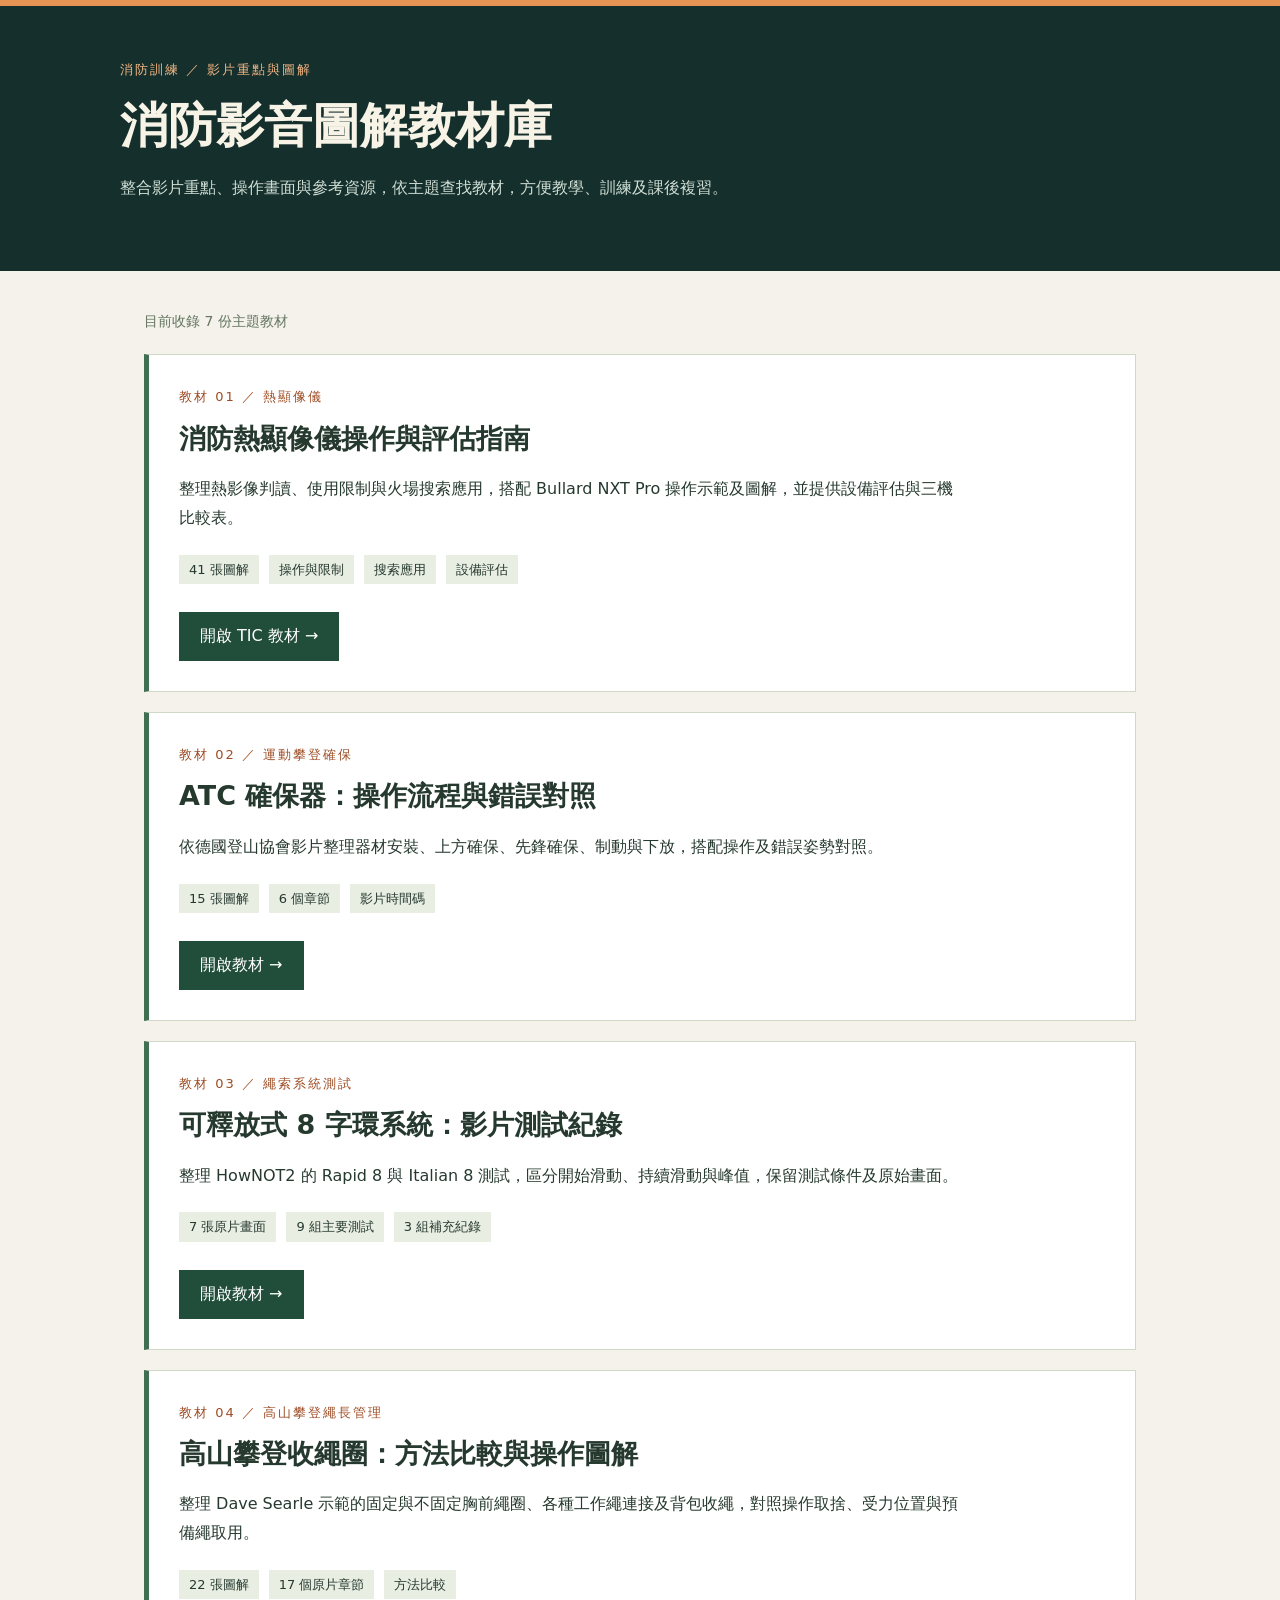
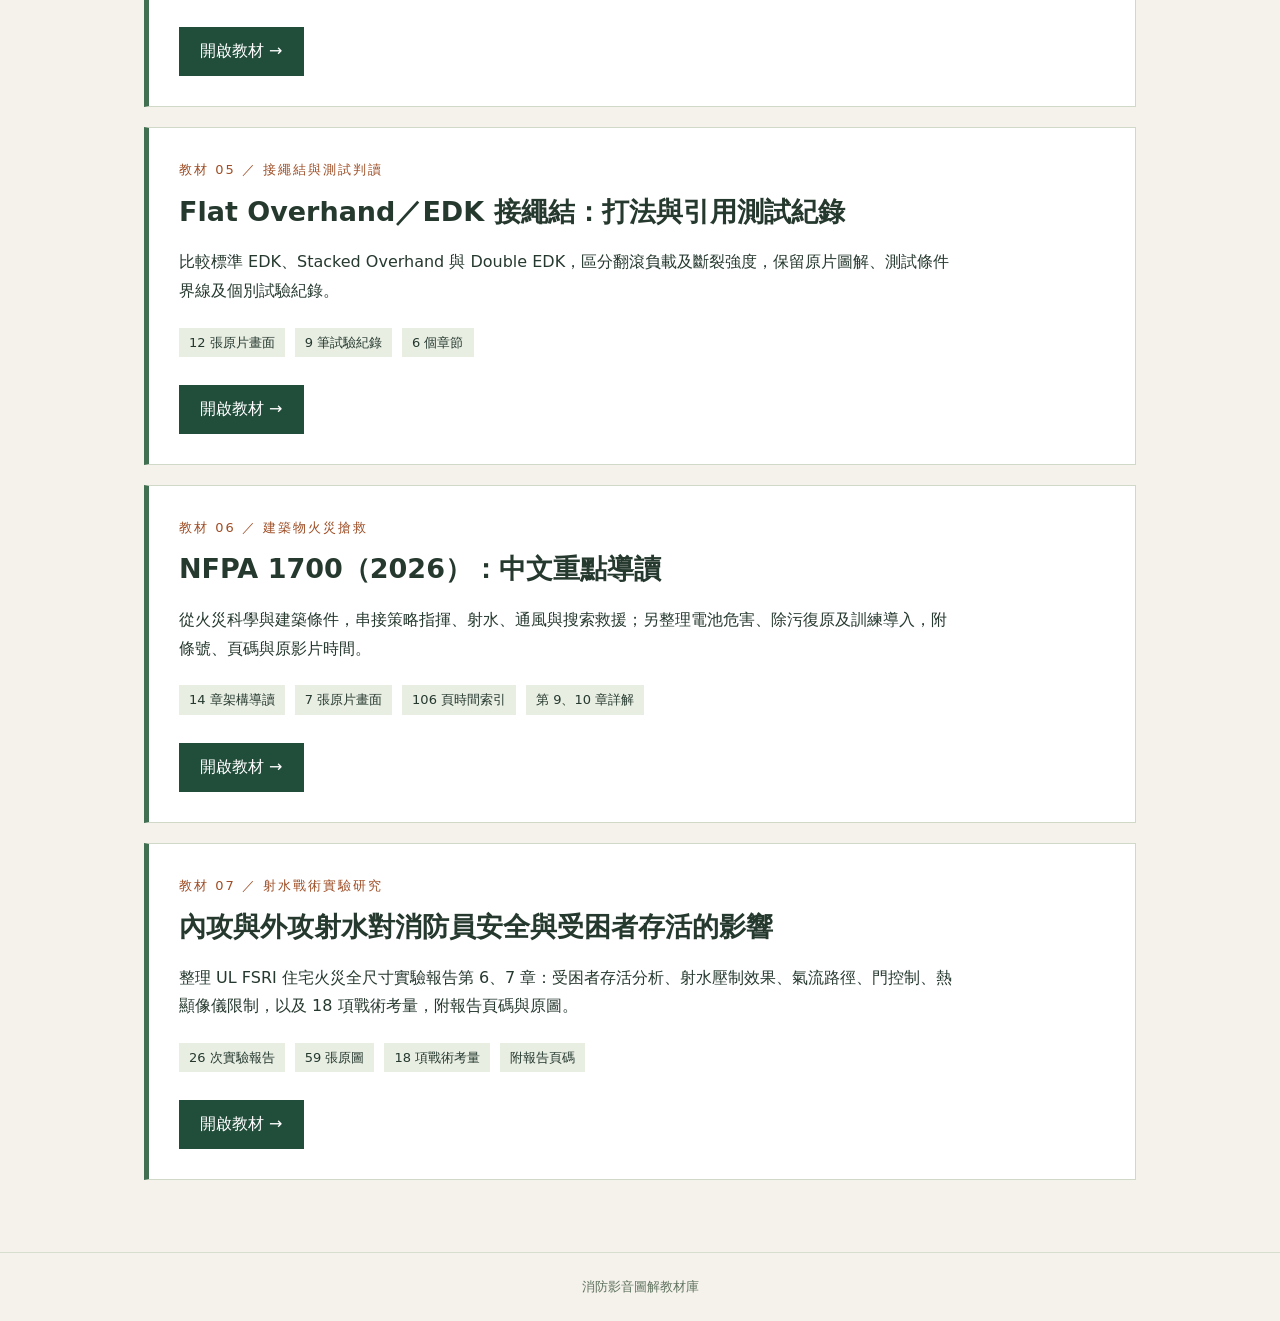
<file: index.html>
<!DOCTYPE html>

<html lang="zh-Hant"><head><meta charset="utf-8"/><meta content="width=device-width,initial-scale=1" name="viewport"/><meta content="消防影音圖解教材庫：消防熱顯像儀操作、使用限制、搜索應用與設備評估。" name="description"/><title>消防影音圖解教材庫</title><style>*{box-sizing:border-box}body{margin:0;background:#f4f2eb;color:#26392f;font-family:system-ui,"Microsoft JhengHei",sans-serif;line-height:1.8}header{padding:52px 24px;background:#142f2c;color:#f7f3e7;border-top:6px solid #e59456}header>div,main{max-width:1040px;margin:auto}.kicker{font-size:13px;letter-spacing:2px;color:#f4b684}h1{font-size:clamp(30px,5vw,48px);line-height:1.35;margin:12px 0}header p{color:#d1dfd5;max-width:700px}main{padding:38px 24px 72px}.count{font-size:14px;color:#647661}article{background:white;border:1px solid #d0d9c7;border-left:5px solid #416f52;padding:30px;margin-top:20px}.number{font-size:13px;letter-spacing:2px;color:#9e4e26}h2{font-size:27px;line-height:1.5;margin:10px 0 14px}article p{max-width:780px}.tags{display:flex;gap:10px;flex-wrap:wrap;margin:22px 0}.tags span{background:#e9eee3;padding:3px 10px;font-size:13px}.button{display:inline-block;background:#214e3b;color:#fff;padding:10px 21px;text-decoration:none;margin-top:6px}.button:hover{background:#356f52}a:focus-visible{outline:3px solid #b95723;outline-offset:4px}footer{padding:22px;text-align:center;color:#617360;font-size:13px;border-top:1px solid #d7ddcf}@media(max-width:600px){header{padding:32px 20px}main{padding:25px 18px 45px}article{padding:22px}h2{font-size:23px}}</style></head><body><header><div><div class="kicker">消防訓練 ／ 影片重點與圖解</div><h1>消防影音圖解教材庫</h1><p>整合影片重點、操作畫面與參考資源，依主題查找教材，方便教學、訓練及課後複習。</p></div></header><main><div class="count">目前收錄 7 份主題教材</div><article><div class="number">教材 01 ／ 熱顯像儀</div><h2>消防熱顯像儀操作與評估指南</h2><p>整理熱影像判讀、使用限制與火場搜索應用，搭配 Bullard NXT Pro 操作示範及圖解，並提供設備評估與三機比較表。</p><div class="tags"><span>41 張圖解</span><span>操作與限制</span><span>搜索應用</span><span>設備評估</span></div><a class="button" href="./tic-guide/">開啟 TIC 教材 →</a></article><article><div class="number">教材 02 ／ 運動攀登確保</div><h2>ATC 確保器：操作流程與錯誤對照</h2><p>依德國登山協會影片整理器材安裝、上方確保、先鋒確保、制動與下放，搭配操作及錯誤姿勢對照。</p><div class="tags"><span>15 張圖解</span><span>6 個章節</span><span>影片時間碼</span></div><a class="button" href="./atc-belay/">開啟教材 →</a></article><article><div class="number">教材 03 ／ 繩索系統測試</div><h2>可釋放式 8 字環系統：影片測試紀錄</h2><p>整理 HowNOT2 的 Rapid 8 與 Italian 8 測試，區分開始滑動、持續滑動與峰值，保留測試條件及原始畫面。</p><div class="tags"><span>7 張原片畫面</span><span>9 組主要測試</span><span>3 組補充紀錄</span></div><a class="button" href="./releasable-figure8/">開啟教材 →</a></article><article><div class="number">教材 04 ／ 高山攀登繩長管理</div><h2>高山攀登收繩圈：方法比較與操作圖解</h2><p>整理 Dave Searle 示範的固定與不固定胸前繩圈、各種工作繩連接及背包收繩，對照操作取捨、受力位置與預備繩取用。</p><div class="tags"><span>22 張圖解</span><span>17 個原片章節</span><span>方法比較</span></div><a class="button" href="./alpine-rope-coils/">開啟教材 →</a></article><article><div class="number">教材 05 ／ 接繩結與測試判讀</div><h2>Flat Overhand／EDK 接繩結：打法與引用測試紀錄</h2><p>比較標準 EDK、Stacked Overhand 與 Double EDK，區分翻滾負載及斷裂強度，保留原片圖解、測試條件界線及個別試驗紀錄。</p><div class="tags"><span>12 張原片畫面</span><span>9 筆試驗紀錄</span><span>6 個章節</span></div><a class="button" href="./flat-overhand-edk/">開啟教材 →</a></article><article><div class="number">教材 06 ／ 建築物火災搶救</div><h2>NFPA 1700（2026）：中文重點導讀</h2><p>從火災科學與建築條件，串接策略指揮、射水、通風與搜索救援；另整理電池危害、除污復原及訓練導入，附條號、頁碼與原影片時間。</p><div class="tags"><span>14 章架構導讀</span><span>7 張原片畫面</span><span>106 頁時間索引</span><span>第 9、10 章詳解</span></div><a class="button" href="./nfpa1700-2026/">開啟教材 →</a></article><article><div class="number">教材 07 ／ 射水戰術實驗研究</div><h2>內攻與外攻射水對消防員安全與受困者存活的影響</h2><p>整理 UL FSRI 住宅火災全尺寸實驗報告第 6、7 章：受困者存活分析、射水壓制效果、氣流路徑、門控制、熱顯像儀限制，以及 18 項戰術考量，附報告頁碼與原圖。</p><div class="tags"><span>26 次實驗報告</span><span>59 張原圖</span><span>18 項戰術考量</span><span>附報告頁碼</span></div><a class="button" href="./fsri-dhs2013/">開啟教材 →</a></article></main><footer>消防影音圖解教材庫</footer></body></html>
</file>
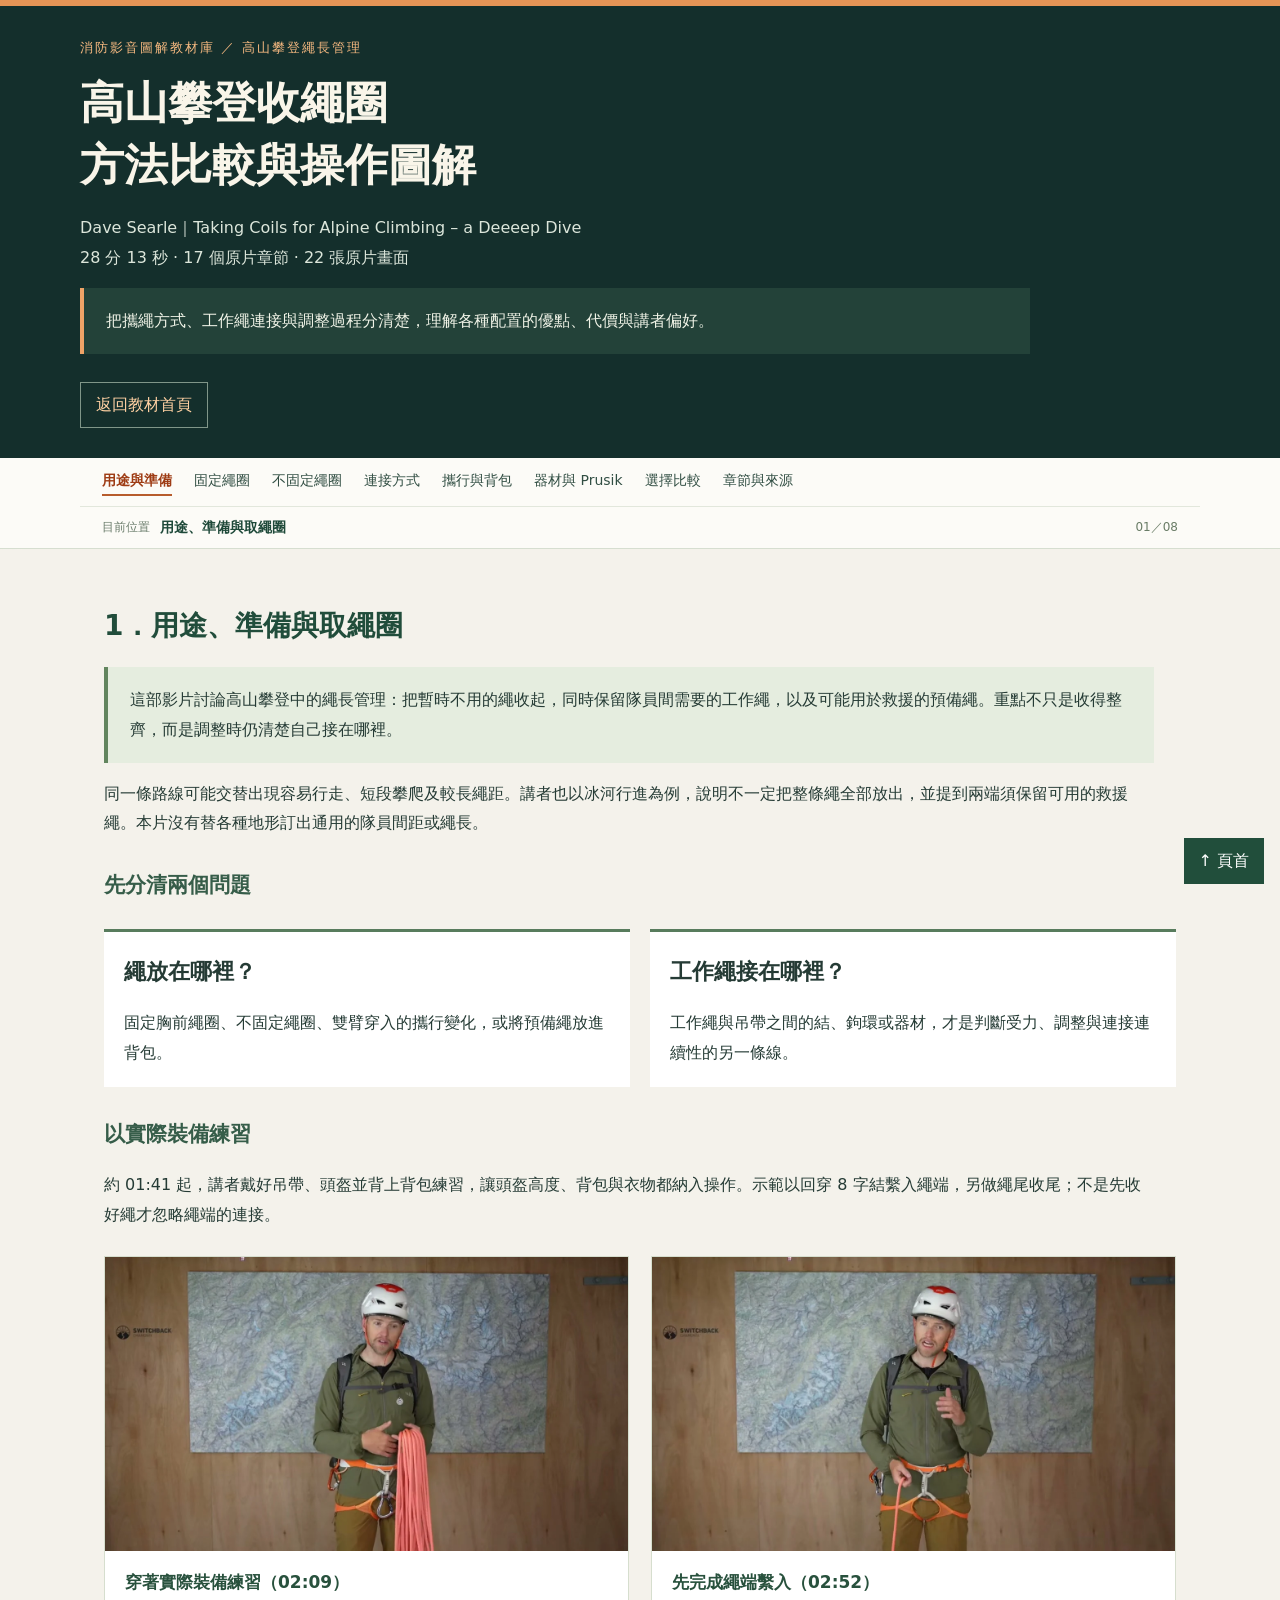
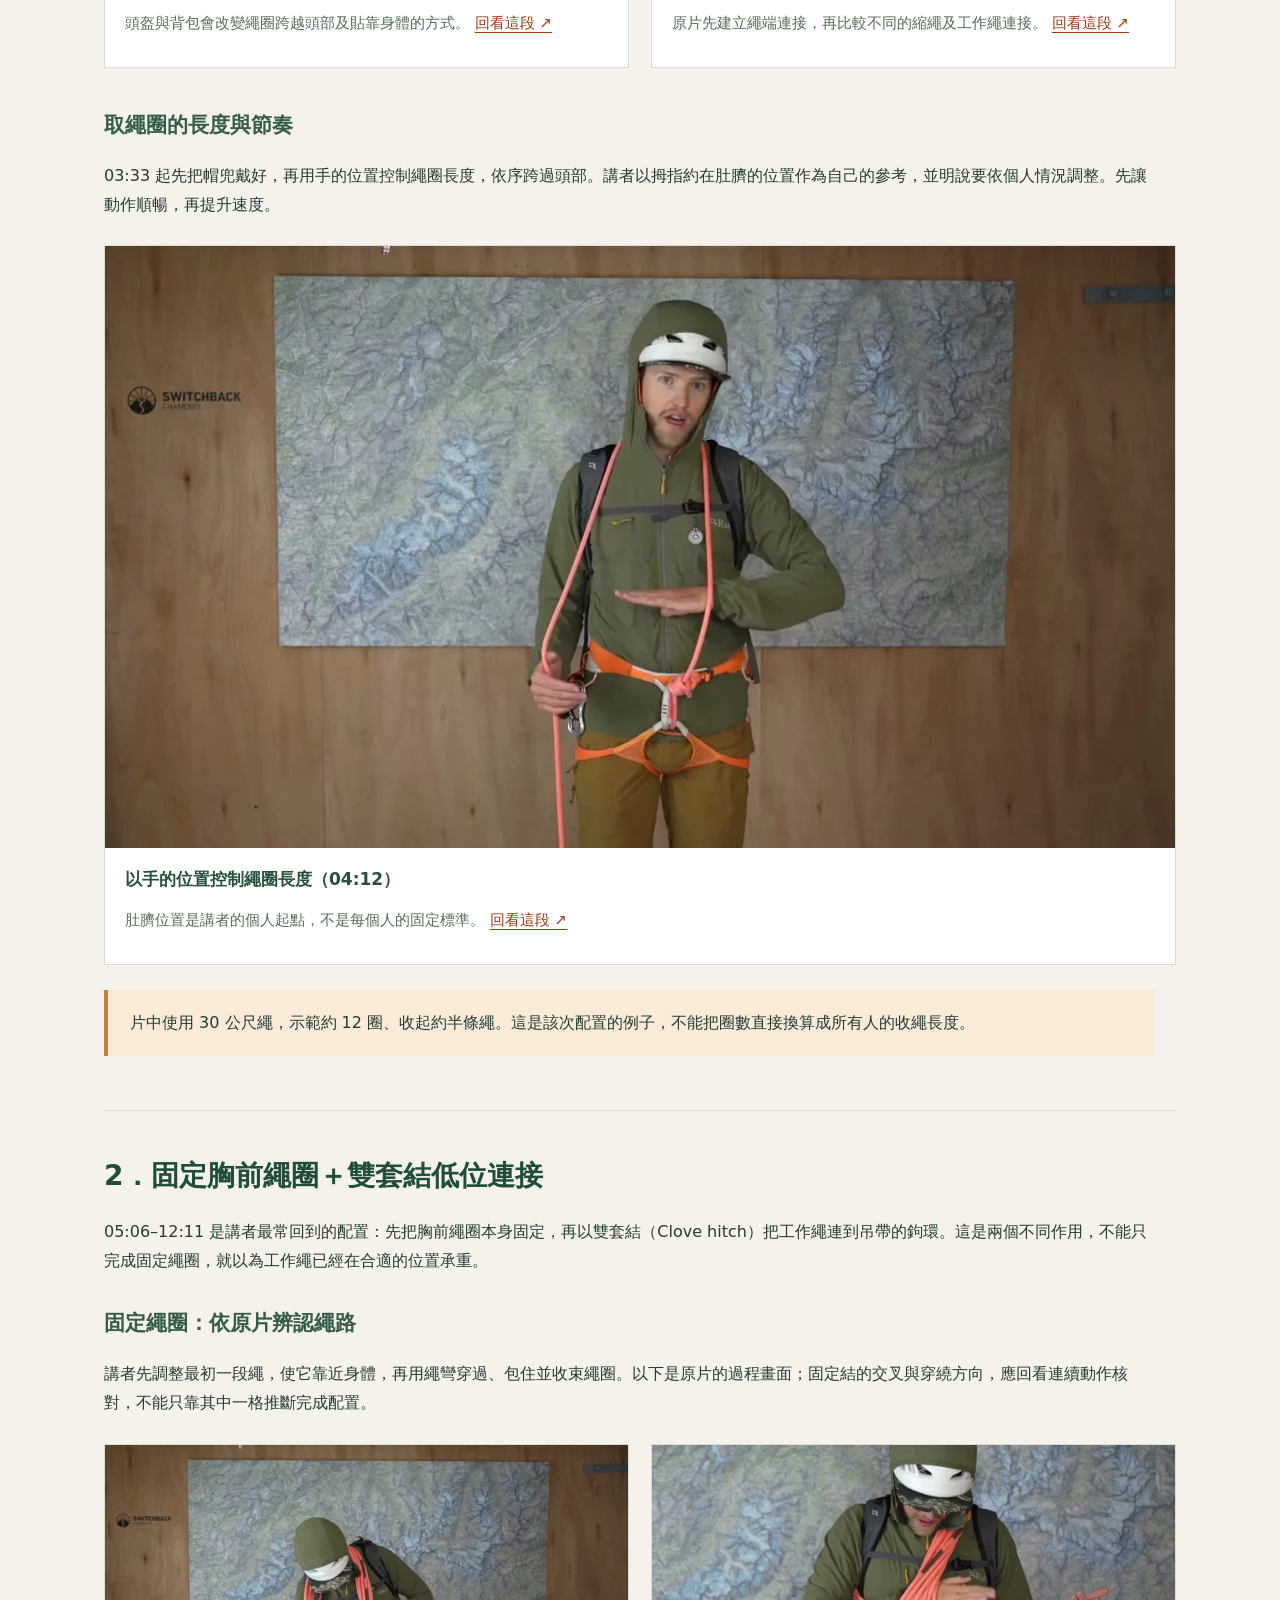
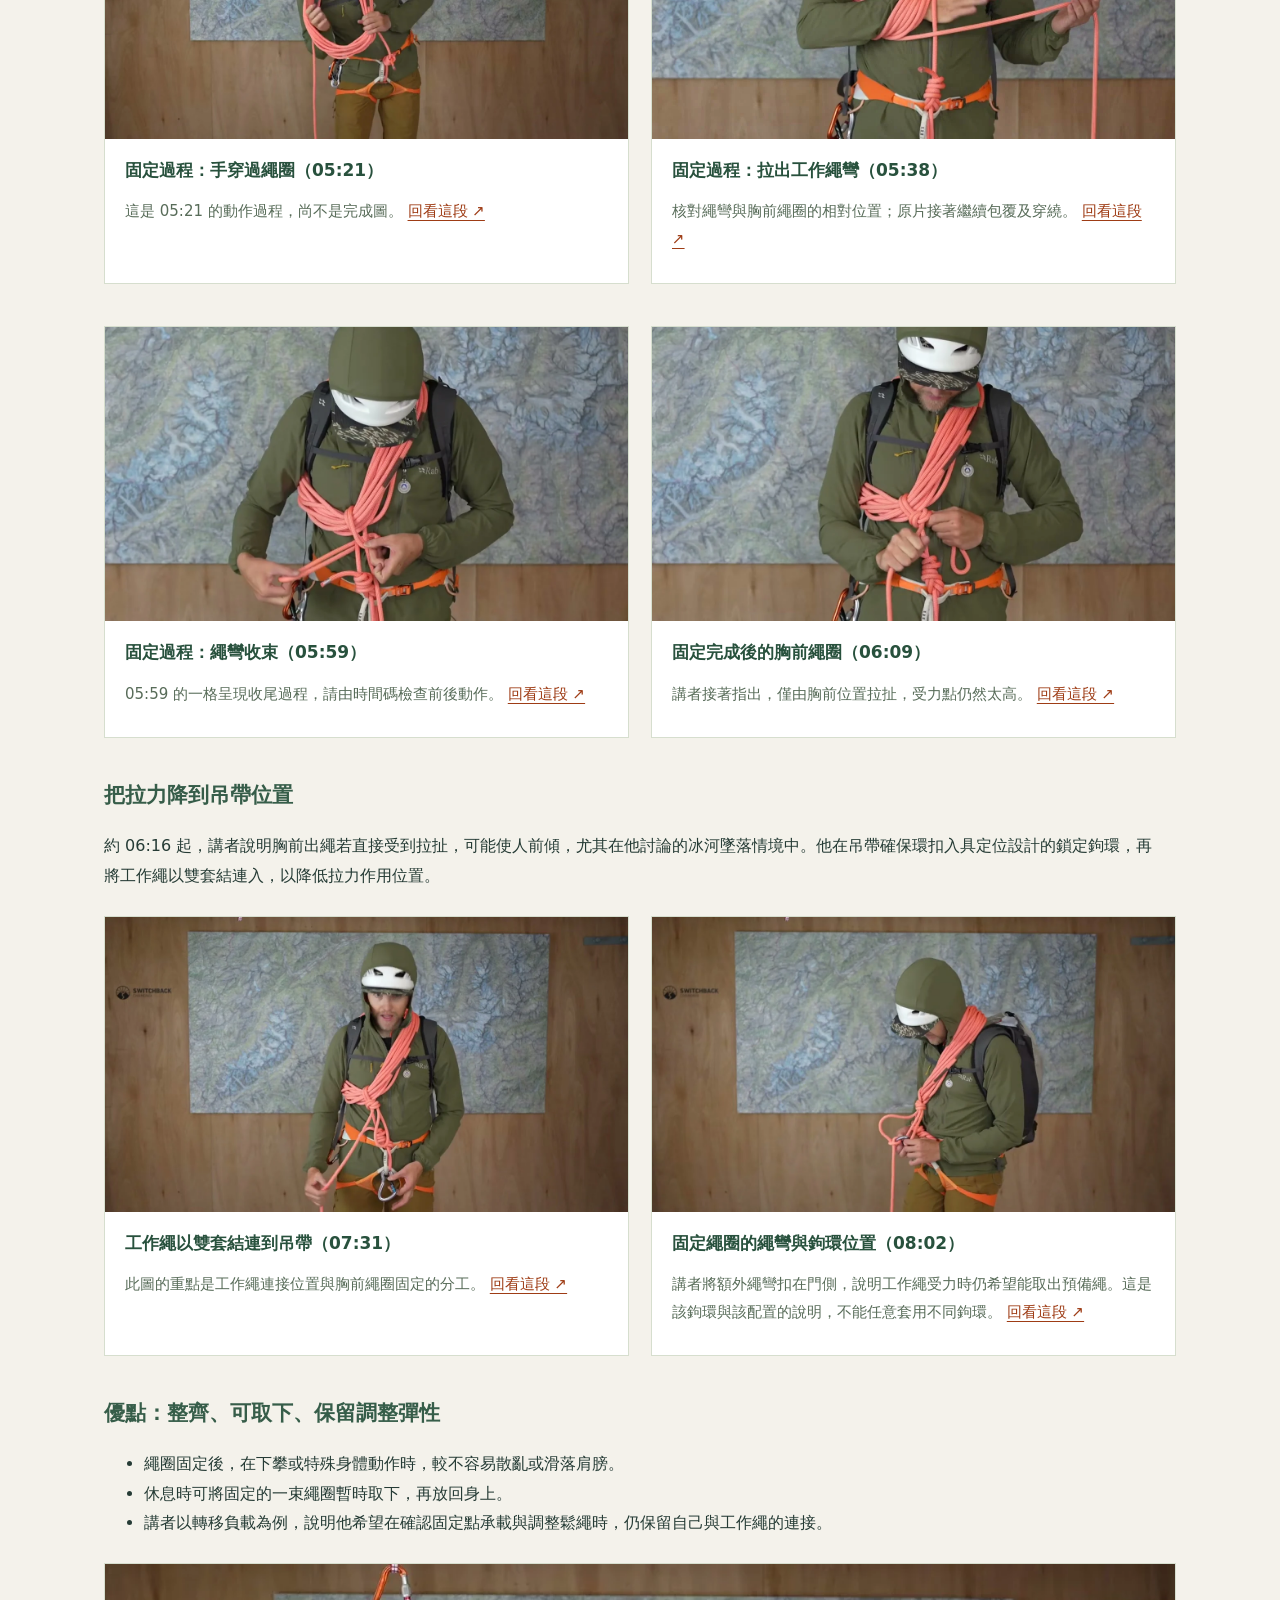
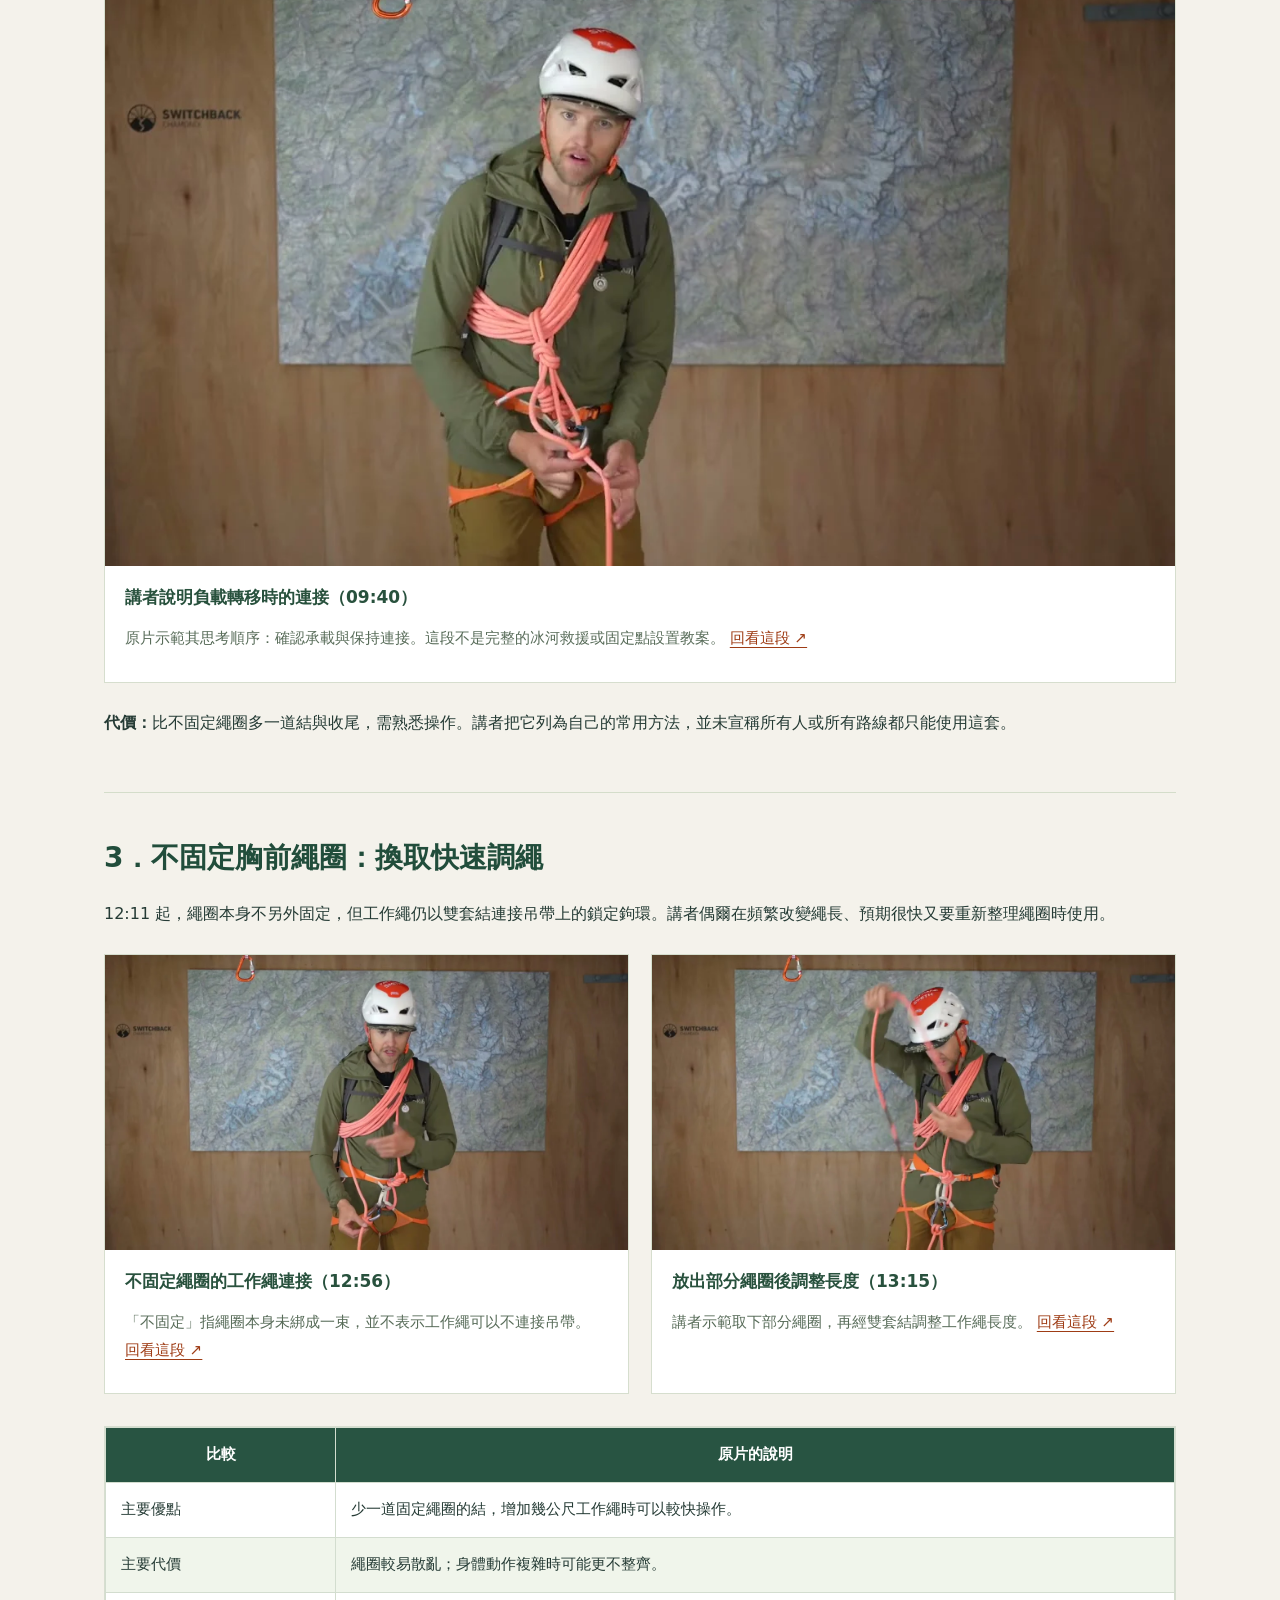
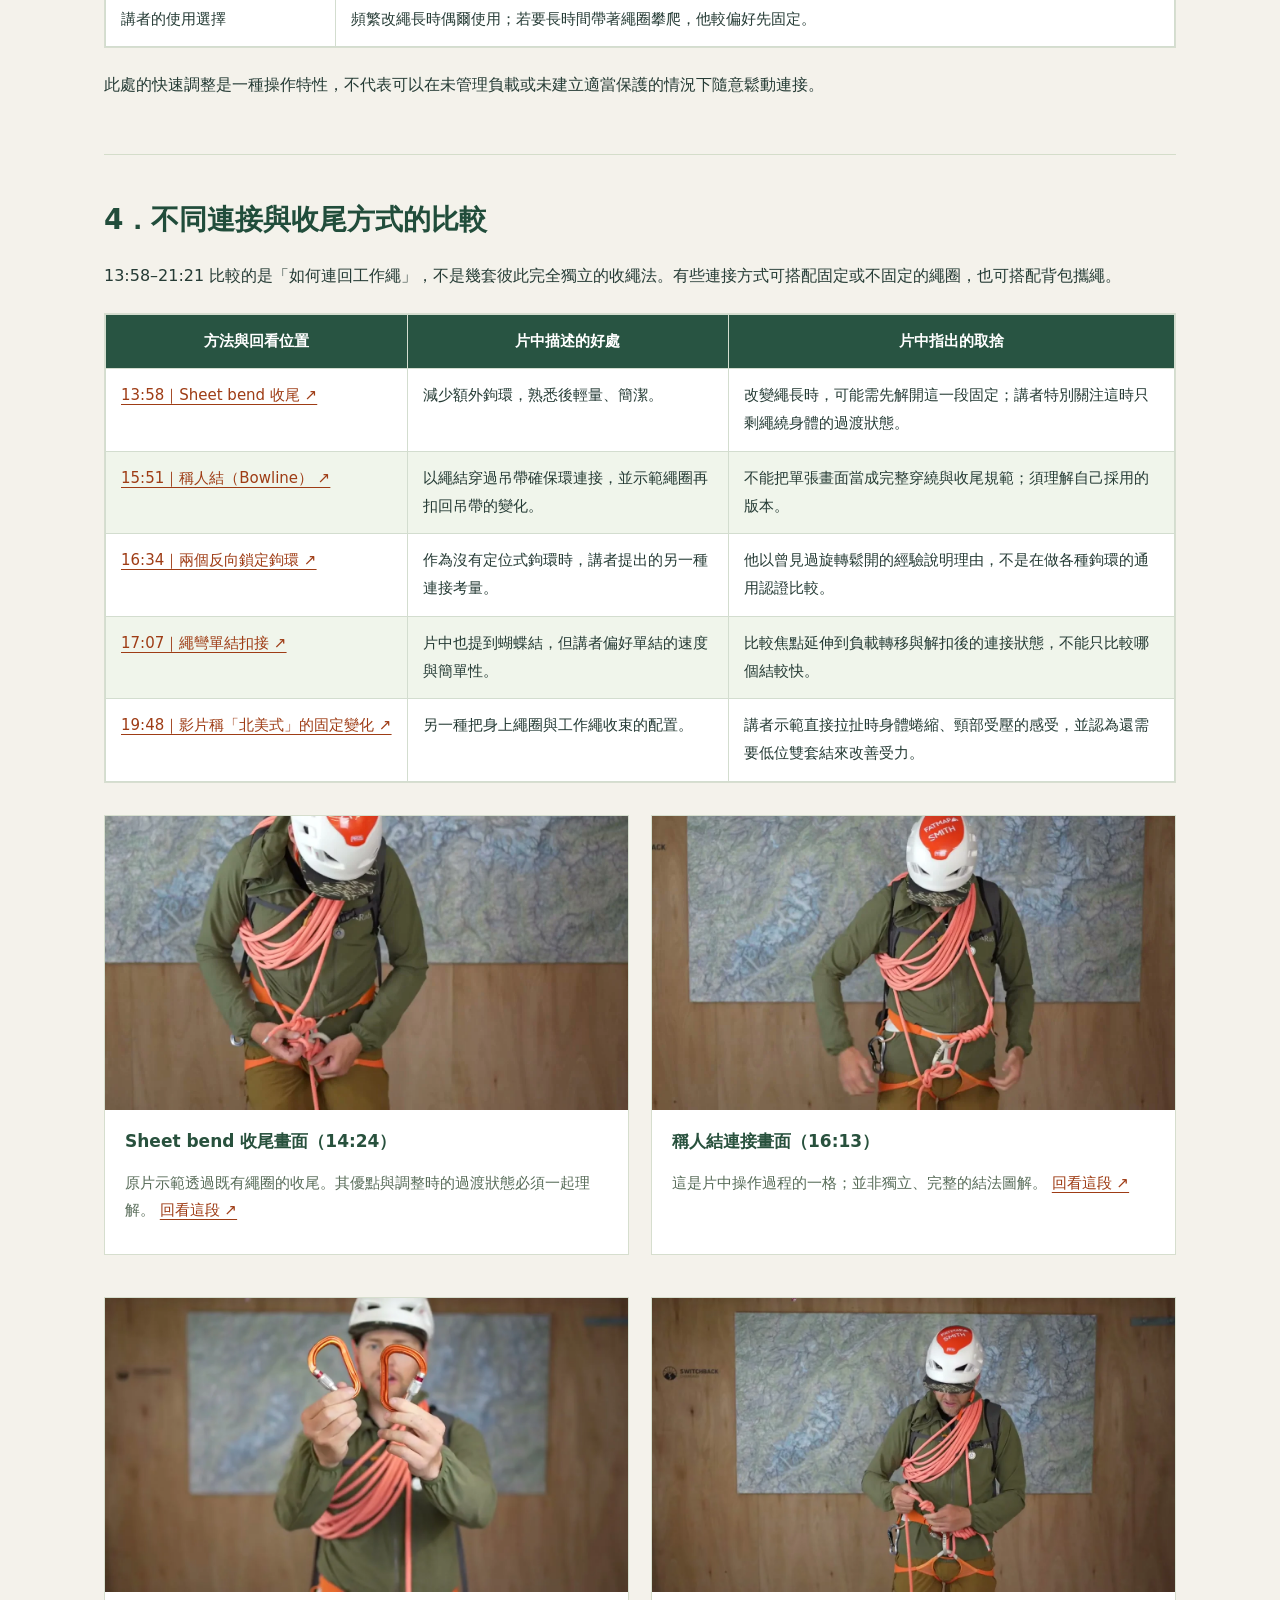
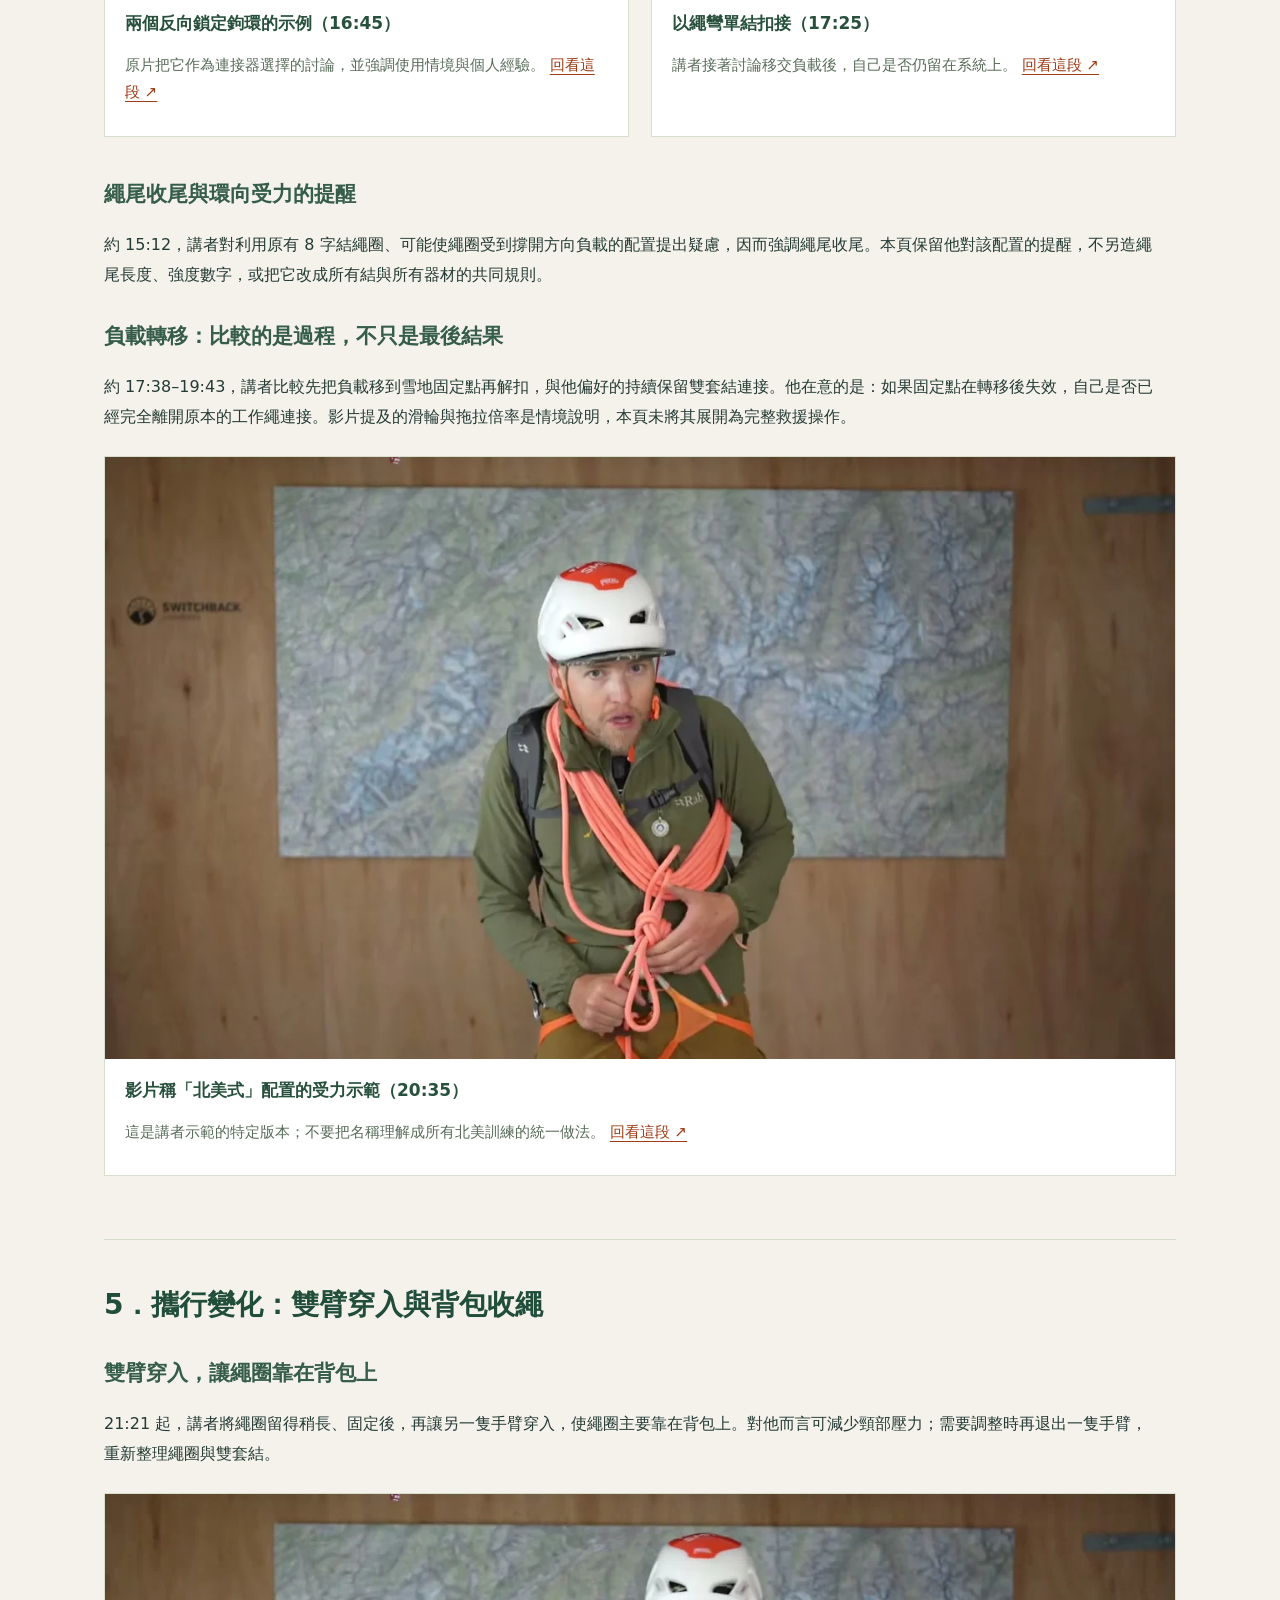
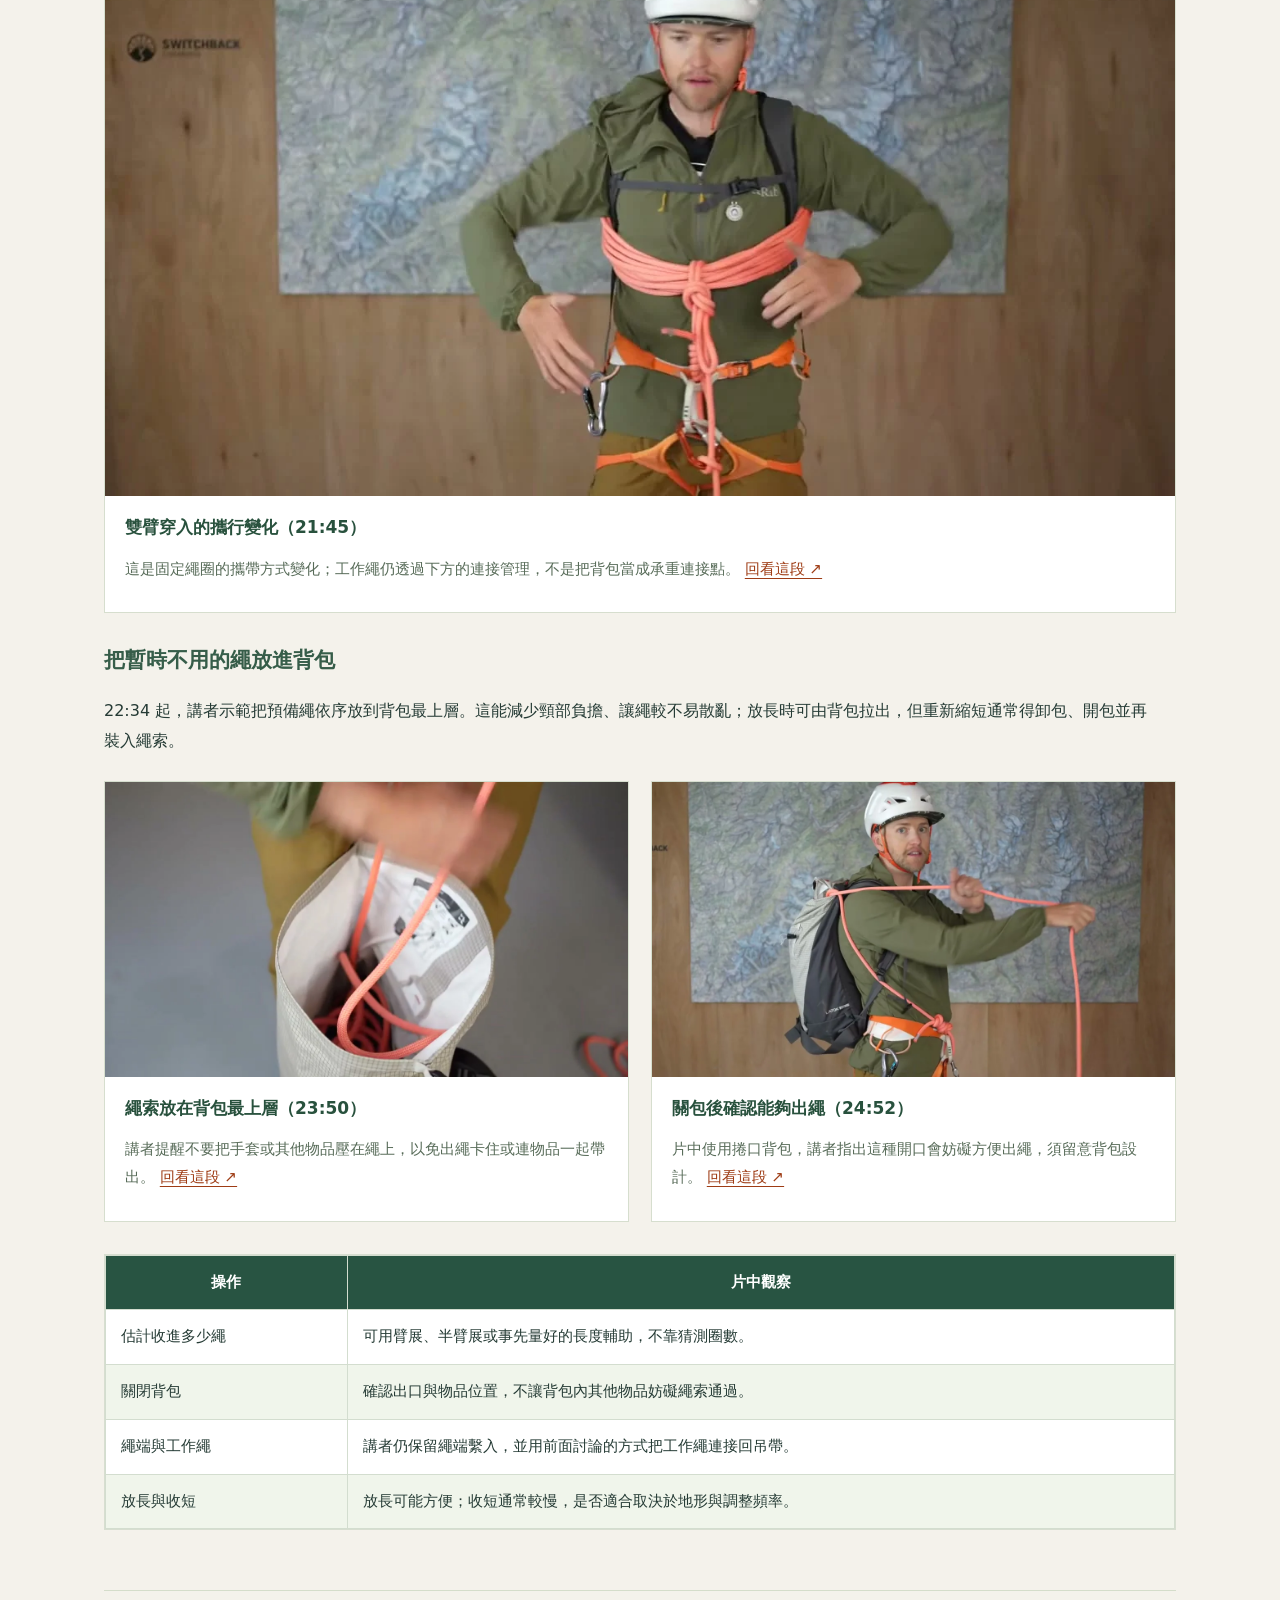
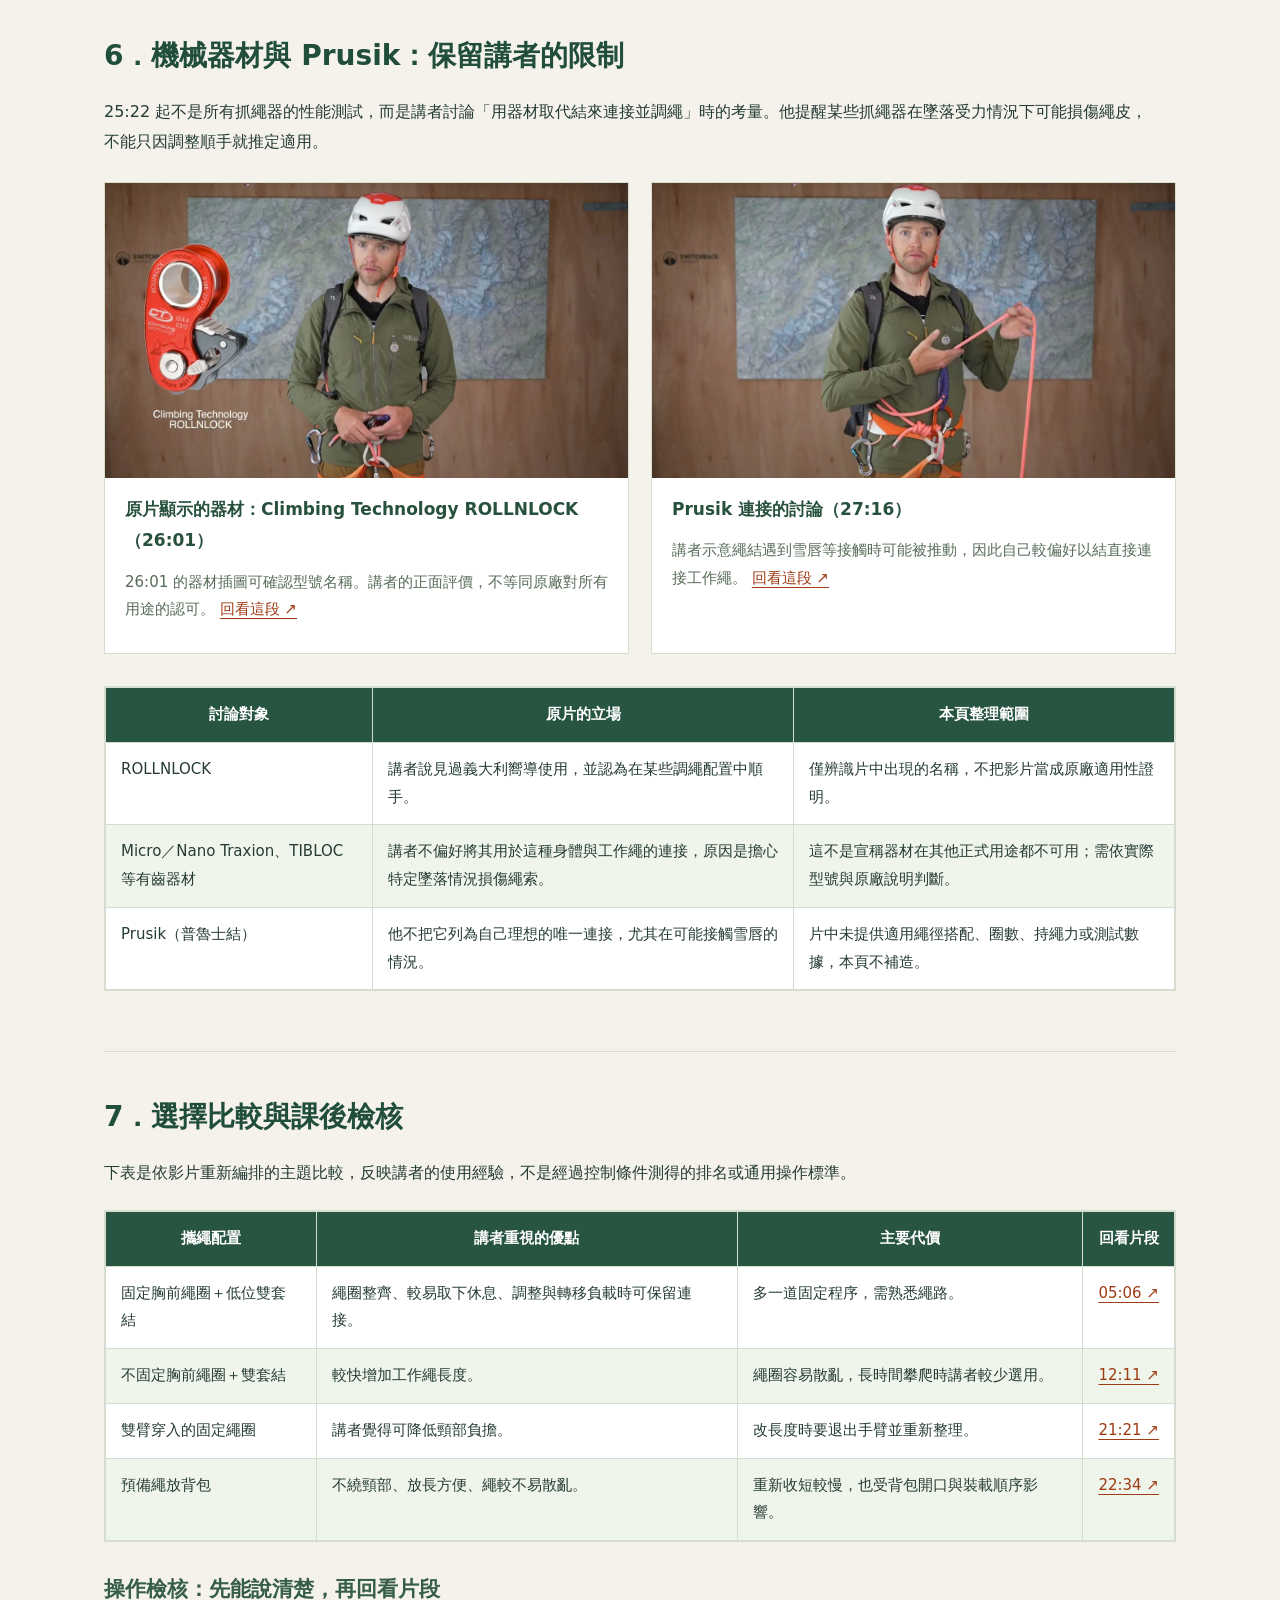
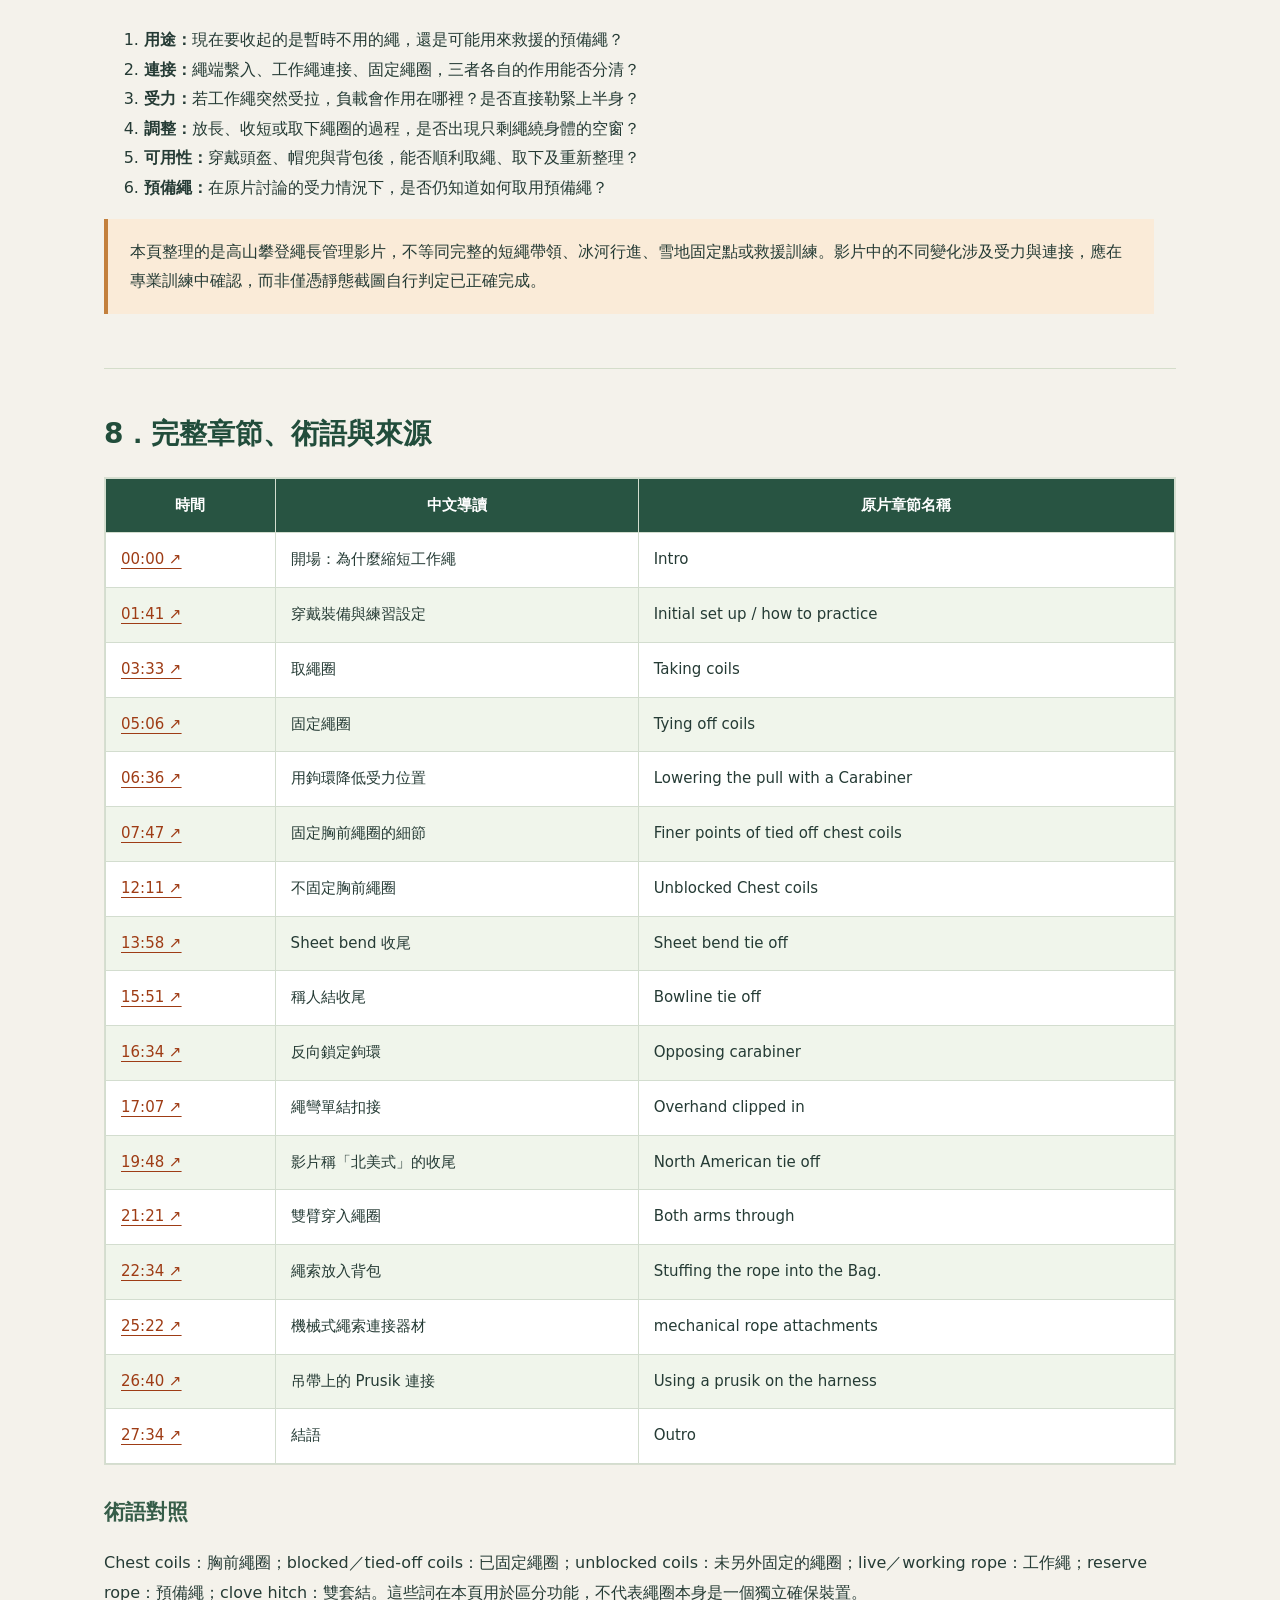
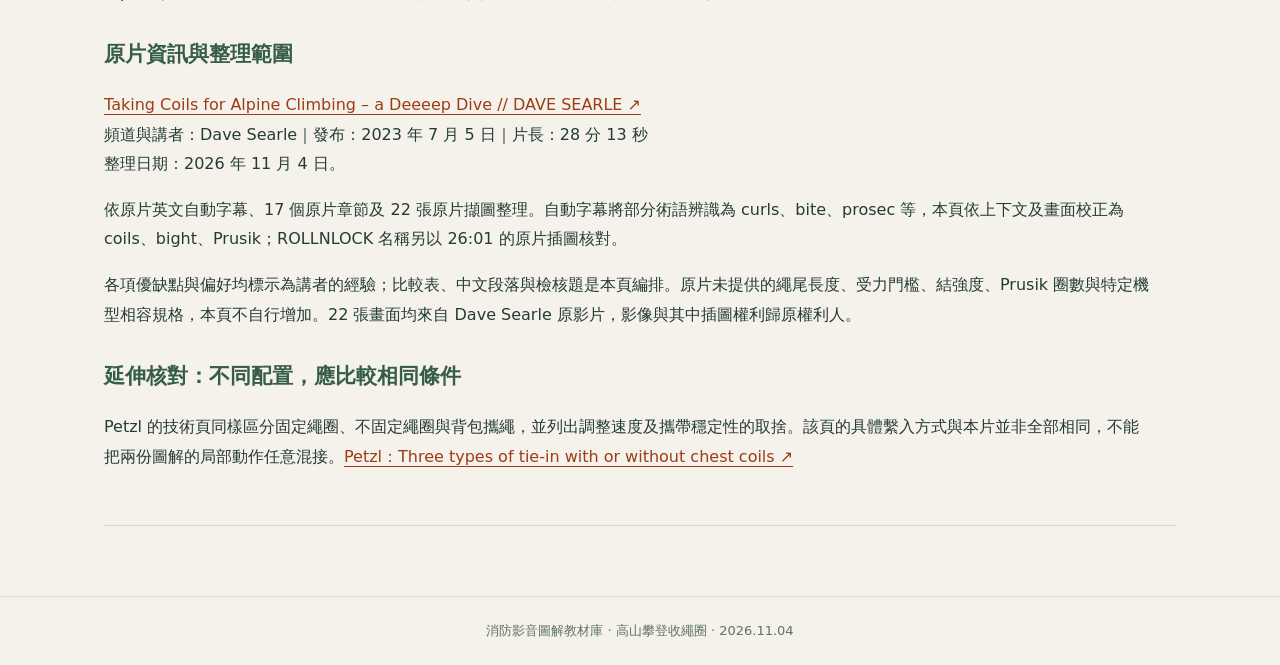
<file: alpine-rope-coils/index.html>
<!doctype html><html lang="zh-Hant"><head><meta charset="utf-8"><meta name="viewport" content="width=device-width,initial-scale=1"><meta name="description" content="Dave Searle 高山攀登收繩圈影片繁體中文圖解，包含固定及不固定胸前繩圈、連接方式、背包收繩與器材限制。"><title>高山攀登收繩圈｜方法比較與操作圖解</title><link rel="stylesheet" href="../assets/material.css"><style>.concept-grid{display:grid;grid-template-columns:1fr 1fr;gap:20px;margin:24px 0}.concept-grid article{background:white;border-top:3px solid #587c5d;padding:20px}.concept-grid strong{font-size:22px}.concept-grid p{margin-bottom:0}.connection-table{min-width:950px}.comparison-table{min-width:1000px}td:first-child a{white-space:nowrap}@media(max-width:700px){.concept-grid{grid-template-columns:1fr}}</style></head><body><header id="page-start"><div class="wrap"><div class="eyebrow">消防影音圖解教材庫 ／ 高山攀登繩長管理</div><h1>高山攀登收繩圈<br>方法比較與操作圖解</h1><p>Dave Searle｜Taking Coils for Alpine Climbing – a Deeeep Dive<br>28 分 13 秒 · 17 個原片章節 · 22 張原片畫面</p><p class="lead">把攜繩方式、工作繩連接與調整過程分清楚，理解各種配置的優點、代價與講者偏好。</p><a class="home-link" href="../index.html">返回教材首頁</a></div></header><nav aria-label="章節導覽"><div class="navinner"><a href="#purpose">用途與準備</a><a href="#blocked">固定繩圈</a><a href="#unblocked">不固定繩圈</a><a href="#connections">連接方式</a><a href="#carrying">攜行與背包</a><a href="#devices">器材與 Prusik</a><a href="#comparison">選擇比較</a><a href="#sources">章節與來源</a></div><div class="reading" aria-label="目前閱讀位置"><span class="reading-label">目前位置</span><span class="reading-title" id="reading-title"></span><span class="reading-sub" id="reading-sub"></span><span class="reading-count" id="reading-count"></span></div></nav><main><section id="purpose" data-title="用途、準備與取繩圈"><h2>1．用途、準備與取繩圈</h2><p class="lead">這部影片討論高山攀登中的繩長管理：把暫時不用的繩收起，同時保留隊員間需要的工作繩，以及可能用於救援的預備繩。重點不只是收得整齊，而是調整時仍清楚自己接在哪裡。</p><p>同一條路線可能交替出現容易行走、短段攀爬及較長繩距。講者也以冰河行進為例，說明不一定把整條繩全部放出，並提到兩端須保留可用的救援繩。本片沒有替各種地形訂出通用的隊員間距或繩長。</p><h3>先分清兩個問題</h3><div class="concept-grid"><article><strong>繩放在哪裡？</strong><p>固定胸前繩圈、不固定繩圈、雙臂穿入的攜行變化，或將預備繩放進背包。</p></article><article><strong>工作繩接在哪裡？</strong><p>工作繩與吊帶之間的結、鉤環或器材，才是判斷受力、調整與連接連續性的另一條線。</p></article></div><h3>以實際裝備練習</h3><p>約 01:41 起，講者戴好吊帶、頭盔並背上背包練習，讓頭盔高度、背包與衣物都納入操作。示範以回穿 8 字結繫入繩端，另做繩尾收尾；不是先收好繩才忽略繩端的連接。</p><div class="pair"><figure><button class="zoom" type="button" aria-label="放大：穿著實際裝備練習"><img loading="lazy" decoding="async" width="1280" height="720" src="./assets/practice.webp" alt="原片 02:09：穿著實際裝備練習"></button><figcaption>穿著實際裝備練習（02:09）</figcaption><p>頭盔與背包會改變繩圈跨越頭部及貼靠身體的方式。 <a href="https://www.youtube.com/watch?v=WboqcRpgwGs&t=129s" target="_blank" rel="noopener">回看這段 ↗</a></p></figure><figure><button class="zoom" type="button" aria-label="放大：先完成繩端繫入"><img loading="lazy" decoding="async" width="1280" height="720" src="./assets/tiein.webp" alt="原片 02:52：先完成繩端繫入"></button><figcaption>先完成繩端繫入（02:52）</figcaption><p>原片先建立繩端連接，再比較不同的縮繩及工作繩連接。 <a href="https://www.youtube.com/watch?v=WboqcRpgwGs&t=172s" target="_blank" rel="noopener">回看這段 ↗</a></p></figure></div><h3>取繩圈的長度與節奏</h3><p>03:33 起先把帽兜戴好，再用手的位置控制繩圈長度，依序跨過頭部。講者以拇指約在肚臍的位置作為自己的參考，並明說要依個人情況調整。先讓動作順暢，再提升速度。</p><figure><button class="zoom" type="button" aria-label="放大：以手的位置控制繩圈長度"><img loading="lazy" decoding="async" width="1280" height="720" src="./assets/coils.webp" alt="原片 04:12：以手的位置控制繩圈長度"></button><figcaption>以手的位置控制繩圈長度（04:12）</figcaption><p>肚臍位置是講者的個人起點，不是每個人的固定標準。 <a href="https://www.youtube.com/watch?v=WboqcRpgwGs&t=252s" target="_blank" rel="noopener">回看這段 ↗</a></p></figure><p class="note">片中使用 30 公尺繩，示範約 12 圈、收起約半條繩。這是該次配置的例子，不能把圈數直接換算成所有人的收繩長度。</p></section><section id="blocked" data-title="固定胸前繩圈＋雙套結低位連接"><h2>2．固定胸前繩圈＋雙套結低位連接</h2><p>05:06–12:11 是講者最常回到的配置：先把胸前繩圈本身固定，再以雙套結（Clove hitch）把工作繩連到吊帶的鉤環。這是兩個不同作用，不能只完成固定繩圈，就以為工作繩已經在合適的位置承重。</p><h3>固定繩圈：依原片辨認繩路</h3><p>講者先調整最初一段繩，使它靠近身體，再用繩彎穿過、包住並收束繩圈。以下是原片的過程畫面；固定結的交叉與穿繞方向，應回看連續動作核對，不能只靠其中一格推斷完成配置。</p><div class="pair"><figure><button class="zoom" type="button" aria-label="放大：固定過程：手穿過繩圈"><img loading="lazy" decoding="async" width="1280" height="720" src="./assets/chest1.webp" alt="原片 05:21：固定過程：手穿過繩圈"></button><figcaption>固定過程：手穿過繩圈（05:21）</figcaption><p>這是 05:21 的動作過程，尚不是完成圖。 <a href="https://www.youtube.com/watch?v=WboqcRpgwGs&t=321s" target="_blank" rel="noopener">回看這段 ↗</a></p></figure><figure><button class="zoom" type="button" aria-label="放大：固定過程：拉出工作繩彎"><img loading="lazy" decoding="async" width="1280" height="720" src="./assets/chest2.webp" alt="原片 05:38：固定過程：拉出工作繩彎"></button><figcaption>固定過程：拉出工作繩彎（05:38）</figcaption><p>核對繩彎與胸前繩圈的相對位置；原片接著繼續包覆及穿繞。 <a href="https://www.youtube.com/watch?v=WboqcRpgwGs&t=338s" target="_blank" rel="noopener">回看這段 ↗</a></p></figure><figure><button class="zoom" type="button" aria-label="放大：固定過程：繩彎收束"><img loading="lazy" decoding="async" width="1280" height="720" src="./assets/chest3.webp" alt="原片 05:59：固定過程：繩彎收束"></button><figcaption>固定過程：繩彎收束（05:59）</figcaption><p>05:59 的一格呈現收尾過程，請由時間碼檢查前後動作。 <a href="https://www.youtube.com/watch?v=WboqcRpgwGs&t=359s" target="_blank" rel="noopener">回看這段 ↗</a></p></figure><figure><button class="zoom" type="button" aria-label="放大：固定完成後的胸前繩圈"><img loading="lazy" decoding="async" width="1280" height="720" src="./assets/blocked.webp" alt="原片 06:09：固定完成後的胸前繩圈"></button><figcaption>固定完成後的胸前繩圈（06:09）</figcaption><p>講者接著指出，僅由胸前位置拉扯，受力點仍然太高。 <a href="https://www.youtube.com/watch?v=WboqcRpgwGs&t=369s" target="_blank" rel="noopener">回看這段 ↗</a></p></figure></div><h3>把拉力降到吊帶位置</h3><p>約 06:16 起，講者說明胸前出繩若直接受到拉扯，可能使人前傾，尤其在他討論的冰河墜落情境中。他在吊帶確保環扣入具定位設計的鎖定鉤環，再將工作繩以雙套結連入，以降低拉力作用位置。</p><div class="pair"><figure><button class="zoom" type="button" aria-label="放大：工作繩以雙套結連到吊帶"><img loading="lazy" decoding="async" width="1280" height="720" src="./assets/low-pull.webp" alt="原片 07:31：工作繩以雙套結連到吊帶"></button><figcaption>工作繩以雙套結連到吊帶（07:31）</figcaption><p>此圖的重點是工作繩連接位置與胸前繩圈固定的分工。 <a href="https://www.youtube.com/watch?v=WboqcRpgwGs&t=451s" target="_blank" rel="noopener">回看這段 ↗</a></p></figure><figure><button class="zoom" type="button" aria-label="放大：固定繩圈的繩彎與鉤環位置"><img loading="lazy" decoding="async" width="1280" height="720" src="./assets/gate-side.webp" alt="原片 08:02：固定繩圈的繩彎與鉤環位置"></button><figcaption>固定繩圈的繩彎與鉤環位置（08:02）</figcaption><p>講者將額外繩彎扣在門側，說明工作繩受力時仍希望能取出預備繩。這是該鉤環與該配置的說明，不能任意套用不同鉤環。 <a href="https://www.youtube.com/watch?v=WboqcRpgwGs&t=482s" target="_blank" rel="noopener">回看這段 ↗</a></p></figure></div><h3>優點：整齊、可取下、保留調整彈性</h3><ul><li>繩圈固定後，在下攀或特殊身體動作時，較不容易散亂或滑落肩膀。</li><li>休息時可將固定的一束繩圈暫時取下，再放回身上。</li><li>講者以轉移負載為例，說明他希望在確認固定點承載與調整鬆繩時，仍保留自己與工作繩的連接。</li></ul><figure><button class="zoom" type="button" aria-label="放大：講者說明負載轉移時的連接"><img loading="lazy" decoding="async" width="1280" height="720" src="./assets/transfer.webp" alt="原片 09:40：講者說明負載轉移時的連接"></button><figcaption>講者說明負載轉移時的連接（09:40）</figcaption><p>原片示範其思考順序：確認承載與保持連接。這段不是完整的冰河救援或固定點設置教案。 <a href="https://www.youtube.com/watch?v=WboqcRpgwGs&t=580s" target="_blank" rel="noopener">回看這段 ↗</a></p></figure><p><strong>代價：</strong>比不固定繩圈多一道結與收尾，需熟悉操作。講者把它列為自己的常用方法，並未宣稱所有人或所有路線都只能使用這套。</p></section><section id="unblocked" data-title="不固定胸前繩圈：換取快速調繩"><h2>3．不固定胸前繩圈：換取快速調繩</h2><p>12:11 起，繩圈本身不另外固定，但工作繩仍以雙套結連接吊帶上的鎖定鉤環。講者偶爾在頻繁改變繩長、預期很快又要重新整理繩圈時使用。</p><div class="pair"><figure><button class="zoom" type="button" aria-label="放大：不固定繩圈的工作繩連接"><img loading="lazy" decoding="async" width="1280" height="720" src="./assets/unblocked.webp" alt="原片 12:56：不固定繩圈的工作繩連接"></button><figcaption>不固定繩圈的工作繩連接（12:56）</figcaption><p>「不固定」指繩圈本身未綁成一束，並不表示工作繩可以不連接吊帶。 <a href="https://www.youtube.com/watch?v=WboqcRpgwGs&t=776s" target="_blank" rel="noopener">回看這段 ↗</a></p></figure><figure><button class="zoom" type="button" aria-label="放大：放出部分繩圈後調整長度"><img loading="lazy" decoding="async" width="1280" height="720" src="./assets/adjust.webp" alt="原片 13:15：放出部分繩圈後調整長度"></button><figcaption>放出部分繩圈後調整長度（13:15）</figcaption><p>講者示範取下部分繩圈，再經雙套結調整工作繩長度。 <a href="https://www.youtube.com/watch?v=WboqcRpgwGs&t=795s" target="_blank" rel="noopener">回看這段 ↗</a></p></figure></div><div class="tablewrap"><table><thead><tr><th>比較</th><th>原片的說明</th></tr></thead><tbody><tr><td>主要優點</td><td>少一道固定繩圈的結，增加幾公尺工作繩時可以較快操作。</td></tr><tr><td>主要代價</td><td>繩圈較易散亂；身體動作複雜時可能更不整齊。</td></tr><tr><td>講者的使用選擇</td><td>頻繁改繩長時偶爾使用；若要長時間帶著繩圈攀爬，他較偏好先固定。</td></tr></tbody></table></div><p>此處的快速調整是一種操作特性，不代表可以在未管理負載或未建立適當保護的情況下隨意鬆動連接。</p></section><section id="connections" data-title="不同連接與收尾方式的比較"><h2>4．不同連接與收尾方式的比較</h2><p>13:58–21:21 比較的是「如何連回工作繩」，不是幾套彼此完全獨立的收繩法。有些連接方式可搭配固定或不固定的繩圈，也可搭配背包攜繩。</p><div class="tablewrap"><table class="connection-table"><thead><tr><th>方法與回看位置</th><th>片中描述的好處</th><th>片中指出的取捨</th></tr></thead><tbody><tr><td><a href="https://www.youtube.com/watch?v=WboqcRpgwGs&t=838s" target="_blank" rel="noopener">13:58｜Sheet bend 收尾 ↗</a></td><td>減少額外鉤環，熟悉後輕量、簡潔。</td><td>改變繩長時，可能需先解開這一段固定；講者特別關注這時只剩繩繞身體的過渡狀態。</td></tr><tr><td><a href="https://www.youtube.com/watch?v=WboqcRpgwGs&t=951s" target="_blank" rel="noopener">15:51｜稱人結（Bowline） ↗</a></td><td>以繩結穿過吊帶確保環連接，並示範繩圈再扣回吊帶的變化。</td><td>不能把單張畫面當成完整穿繞與收尾規範；須理解自己採用的版本。</td></tr><tr><td><a href="https://www.youtube.com/watch?v=WboqcRpgwGs&t=994s" target="_blank" rel="noopener">16:34｜兩個反向鎖定鉤環 ↗</a></td><td>作為沒有定位式鉤環時，講者提出的另一種連接考量。</td><td>他以曾見過旋轉鬆開的經驗說明理由，不是在做各種鉤環的通用認證比較。</td></tr><tr><td><a href="https://www.youtube.com/watch?v=WboqcRpgwGs&t=1027s" target="_blank" rel="noopener">17:07｜繩彎單結扣接 ↗</a></td><td>片中也提到蝴蝶結，但講者偏好單結的速度與簡單性。</td><td>比較焦點延伸到負載轉移與解扣後的連接狀態，不能只比較哪個結較快。</td></tr><tr><td><a href="https://www.youtube.com/watch?v=WboqcRpgwGs&t=1188s" target="_blank" rel="noopener">19:48｜影片稱「北美式」的固定變化 ↗</a></td><td>另一種把身上繩圈與工作繩收束的配置。</td><td>講者示範直接拉扯時身體蜷縮、頸部受壓的感受，並認為還需要低位雙套結來改善受力。</td></tr></tbody></table></div><div class="pair"><figure><button class="zoom" type="button" aria-label="放大：Sheet bend 收尾畫面"><img loading="lazy" decoding="async" width="1280" height="720" src="./assets/sheet-bend.webp" alt="原片 14:24：Sheet bend 收尾畫面"></button><figcaption>Sheet bend 收尾畫面（14:24）</figcaption><p>原片示範透過既有繩圈的收尾。其優點與調整時的過渡狀態必須一起理解。 <a href="https://www.youtube.com/watch?v=WboqcRpgwGs&t=864s" target="_blank" rel="noopener">回看這段 ↗</a></p></figure><figure><button class="zoom" type="button" aria-label="放大：稱人結連接畫面"><img loading="lazy" decoding="async" width="1280" height="720" src="./assets/bowline.webp" alt="原片 16:13：稱人結連接畫面"></button><figcaption>稱人結連接畫面（16:13）</figcaption><p>這是片中操作過程的一格；並非獨立、完整的結法圖解。 <a href="https://www.youtube.com/watch?v=WboqcRpgwGs&t=973s" target="_blank" rel="noopener">回看這段 ↗</a></p></figure><figure><button class="zoom" type="button" aria-label="放大：兩個反向鎖定鉤環的示例"><img loading="lazy" decoding="async" width="1280" height="720" src="./assets/opposing.webp" alt="原片 16:45：兩個反向鎖定鉤環的示例"></button><figcaption>兩個反向鎖定鉤環的示例（16:45）</figcaption><p>原片把它作為連接器選擇的討論，並強調使用情境與個人經驗。 <a href="https://www.youtube.com/watch?v=WboqcRpgwGs&t=1005s" target="_blank" rel="noopener">回看這段 ↗</a></p></figure><figure><button class="zoom" type="button" aria-label="放大：以繩彎單結扣接"><img loading="lazy" decoding="async" width="1280" height="720" src="./assets/overhand.webp" alt="原片 17:25：以繩彎單結扣接"></button><figcaption>以繩彎單結扣接（17:25）</figcaption><p>講者接著討論移交負載後，自己是否仍留在系統上。 <a href="https://www.youtube.com/watch?v=WboqcRpgwGs&t=1045s" target="_blank" rel="noopener">回看這段 ↗</a></p></figure></div><h3>繩尾收尾與環向受力的提醒</h3><p>約 15:12，講者對利用原有 8 字結繩圈、可能使繩圈受到撐開方向負載的配置提出疑慮，因而強調繩尾收尾。本頁保留他對該配置的提醒，不另造繩尾長度、強度數字，或把它改成所有結與所有器材的共同規則。</p><h3>負載轉移：比較的是過程，不只是最後結果</h3><p>約 17:38–19:43，講者比較先把負載移到雪地固定點再解扣，與他偏好的持續保留雙套結連接。他在意的是：如果固定點在轉移後失效，自己是否已經完全離開原本的工作繩連接。影片提及的滑輪與拖拉倍率是情境說明，本頁未將其展開為完整救援操作。</p><figure><button class="zoom" type="button" aria-label="放大：影片稱「北美式」配置的受力示範"><img loading="lazy" decoding="async" width="1280" height="720" src="./assets/north-american.webp" alt="原片 20:35：影片稱「北美式」配置的受力示範"></button><figcaption>影片稱「北美式」配置的受力示範（20:35）</figcaption><p>這是講者示範的特定版本；不要把名稱理解成所有北美訓練的統一做法。 <a href="https://www.youtube.com/watch?v=WboqcRpgwGs&t=1235s" target="_blank" rel="noopener">回看這段 ↗</a></p></figure></section><section id="carrying" data-title="攜行變化：雙臂穿入與背包收繩"><h2>5．攜行變化：雙臂穿入與背包收繩</h2><h3>雙臂穿入，讓繩圈靠在背包上</h3><p>21:21 起，講者將繩圈留得稍長、固定後，再讓另一隻手臂穿入，使繩圈主要靠在背包上。對他而言可減少頸部壓力；需要調整時再退出一隻手臂，重新整理繩圈與雙套結。</p><figure><button class="zoom" type="button" aria-label="放大：雙臂穿入的攜行變化"><img loading="lazy" decoding="async" width="1280" height="720" src="./assets/both-arms.webp" alt="原片 21:45：雙臂穿入的攜行變化"></button><figcaption>雙臂穿入的攜行變化（21:45）</figcaption><p>這是固定繩圈的攜帶方式變化；工作繩仍透過下方的連接管理，不是把背包當成承重連接點。 <a href="https://www.youtube.com/watch?v=WboqcRpgwGs&t=1305s" target="_blank" rel="noopener">回看這段 ↗</a></p></figure><h3>把暫時不用的繩放進背包</h3><p>22:34 起，講者示範把預備繩依序放到背包最上層。這能減少頸部負擔、讓繩較不易散亂；放長時可由背包拉出，但重新縮短通常得卸包、開包並再裝入繩索。</p><div class="pair"><figure><button class="zoom" type="button" aria-label="放大：繩索放在背包最上層"><img loading="lazy" decoding="async" width="1280" height="720" src="./assets/bag-fill.webp" alt="原片 23:50：繩索放在背包最上層"></button><figcaption>繩索放在背包最上層（23:50）</figcaption><p>講者提醒不要把手套或其他物品壓在繩上，以免出繩卡住或連物品一起帶出。 <a href="https://www.youtube.com/watch?v=WboqcRpgwGs&t=1430s" target="_blank" rel="noopener">回看這段 ↗</a></p></figure><figure><button class="zoom" type="button" aria-label="放大：關包後確認能夠出繩"><img loading="lazy" decoding="async" width="1280" height="720" src="./assets/bag-feed.webp" alt="原片 24:52：關包後確認能夠出繩"></button><figcaption>關包後確認能夠出繩（24:52）</figcaption><p>片中使用捲口背包，講者指出這種開口會妨礙方便出繩，須留意背包設計。 <a href="https://www.youtube.com/watch?v=WboqcRpgwGs&t=1492s" target="_blank" rel="noopener">回看這段 ↗</a></p></figure></div><div class="tablewrap"><table><thead><tr><th>操作</th><th>片中觀察</th></tr></thead><tbody><tr><td>估計收進多少繩</td><td>可用臂展、半臂展或事先量好的長度輔助，不靠猜測圈數。</td></tr><tr><td>關閉背包</td><td>確認出口與物品位置，不讓背包內其他物品妨礙繩索通過。</td></tr><tr><td>繩端與工作繩</td><td>講者仍保留繩端繫入，並用前面討論的方式把工作繩連接回吊帶。</td></tr><tr><td>放長與收短</td><td>放長可能方便；收短通常較慢，是否適合取決於地形與調整頻率。</td></tr></tbody></table></div></section><section id="devices" data-title="機械器材與 Prusik：保留講者的限制"><h2>6．機械器材與 Prusik：保留講者的限制</h2><p>25:22 起不是所有抓繩器的性能測試，而是講者討論「用器材取代結來連接並調繩」時的考量。他提醒某些抓繩器在墜落受力情況下可能損傷繩皮，不能只因調整順手就推定適用。</p><div class="pair"><figure><button class="zoom" type="button" aria-label="放大：原片顯示的器材：Climbing Technology ROLLNLOCK"><img loading="lazy" decoding="async" width="1280" height="720" src="./assets/device.webp" alt="原片 26:01：原片顯示的器材：Climbing Technology ROLLNLOCK"></button><figcaption>原片顯示的器材：Climbing Technology ROLLNLOCK（26:01）</figcaption><p>26:01 的器材插圖可確認型號名稱。講者的正面評價，不等同原廠對所有用途的認可。 <a href="https://www.youtube.com/watch?v=WboqcRpgwGs&t=1561s" target="_blank" rel="noopener">回看這段 ↗</a></p></figure><figure><button class="zoom" type="button" aria-label="放大：Prusik 連接的討論"><img loading="lazy" decoding="async" width="1280" height="720" src="./assets/prusik.webp" alt="原片 27:16：Prusik 連接的討論"></button><figcaption>Prusik 連接的討論（27:16）</figcaption><p>講者示意繩結遇到雪唇等接觸時可能被推動，因此自己較偏好以結直接連接工作繩。 <a href="https://www.youtube.com/watch?v=WboqcRpgwGs&t=1636s" target="_blank" rel="noopener">回看這段 ↗</a></p></figure></div><div class="tablewrap"><table><thead><tr><th>討論對象</th><th>原片的立場</th><th>本頁整理範圍</th></tr></thead><tbody><tr><td>ROLLNLOCK</td><td>講者說見過義大利嚮導使用，並認為在某些調繩配置中順手。</td><td>僅辨識片中出現的名稱，不把影片當成原廠適用性證明。</td></tr><tr><td>Micro／Nano Traxion、TIBLOC 等有齒器材</td><td>講者不偏好將其用於這種身體與工作繩的連接，原因是擔心特定墜落情況損傷繩索。</td><td>這不是宣稱器材在其他正式用途都不可用；需依實際型號與原廠說明判斷。</td></tr><tr><td>Prusik（普魯士結）</td><td>他不把它列為自己理想的唯一連接，尤其在可能接觸雪唇的情況。</td><td>片中未提供適用繩徑搭配、圈數、持繩力或測試數據，本頁不補造。</td></tr></tbody></table></div></section><section id="comparison" data-title="選擇比較與課後檢核"><h2>7．選擇比較與課後檢核</h2><p>下表是依影片重新編排的主題比較，反映講者的使用經驗，不是經過控制條件測得的排名或通用操作標準。</p><div class="tablewrap"><table class="comparison-table"><thead><tr><th>攜繩配置</th><th>講者重視的優點</th><th>主要代價</th><th>回看片段</th></tr></thead><tbody><tr><td>固定胸前繩圈＋低位雙套結</td><td>繩圈整齊、較易取下休息、調整與轉移負載時可保留連接。</td><td>多一道固定程序，需熟悉繩路。</td><td><a href="https://www.youtube.com/watch?v=WboqcRpgwGs&t=306s" target="_blank" rel="noopener">05:06 ↗</a></td></tr><tr><td>不固定胸前繩圈＋雙套結</td><td>較快增加工作繩長度。</td><td>繩圈容易散亂，長時間攀爬時講者較少選用。</td><td><a href="https://www.youtube.com/watch?v=WboqcRpgwGs&t=731s" target="_blank" rel="noopener">12:11 ↗</a></td></tr><tr><td>雙臂穿入的固定繩圈</td><td>講者覺得可降低頸部負擔。</td><td>改長度時要退出手臂並重新整理。</td><td><a href="https://www.youtube.com/watch?v=WboqcRpgwGs&t=1281s" target="_blank" rel="noopener">21:21 ↗</a></td></tr><tr><td>預備繩放背包</td><td>不繞頸部、放長方便、繩較不易散亂。</td><td>重新收短較慢，也受背包開口與裝載順序影響。</td><td><a href="https://www.youtube.com/watch?v=WboqcRpgwGs&t=1354s" target="_blank" rel="noopener">22:34 ↗</a></td></tr></tbody></table></div><h3>操作檢核：先能說清楚，再回看片段</h3><ol><li><strong>用途：</strong>現在要收起的是暫時不用的繩，還是可能用來救援的預備繩？</li><li><strong>連接：</strong>繩端繫入、工作繩連接、固定繩圈，三者各自的作用能否分清？</li><li><strong>受力：</strong>若工作繩突然受拉，負載會作用在哪裡？是否直接勒緊上半身？</li><li><strong>調整：</strong>放長、收短或取下繩圈的過程，是否出現只剩繩繞身體的空窗？</li><li><strong>可用性：</strong>穿戴頭盔、帽兜與背包後，能否順利取繩、取下及重新整理？</li><li><strong>預備繩：</strong>在原片討論的受力情況下，是否仍知道如何取用預備繩？</li></ol><p class="note">本頁整理的是高山攀登繩長管理影片，不等同完整的短繩帶領、冰河行進、雪地固定點或救援訓練。影片中的不同變化涉及受力與連接，應在專業訓練中確認，而非僅憑靜態截圖自行判定已正確完成。</p></section><section id="sources" data-title="完整章節、術語與來源"><h2>8．完整章節、術語與來源</h2><div class="tablewrap"><table><thead><tr><th>時間</th><th>中文導讀</th><th>原片章節名稱</th></tr></thead><tbody><tr><td><a href="https://www.youtube.com/watch?v=WboqcRpgwGs&t=0s" target="_blank" rel="noopener">00:00 ↗</a></td><td>開場：為什麼縮短工作繩</td><td>Intro</td></tr><tr><td><a href="https://www.youtube.com/watch?v=WboqcRpgwGs&t=101s" target="_blank" rel="noopener">01:41 ↗</a></td><td>穿戴裝備與練習設定</td><td>Initial set up / how to practice</td></tr><tr><td><a href="https://www.youtube.com/watch?v=WboqcRpgwGs&t=213s" target="_blank" rel="noopener">03:33 ↗</a></td><td>取繩圈</td><td>Taking coils</td></tr><tr><td><a href="https://www.youtube.com/watch?v=WboqcRpgwGs&t=306s" target="_blank" rel="noopener">05:06 ↗</a></td><td>固定繩圈</td><td>Tying off coils</td></tr><tr><td><a href="https://www.youtube.com/watch?v=WboqcRpgwGs&t=396s" target="_blank" rel="noopener">06:36 ↗</a></td><td>用鉤環降低受力位置</td><td>Lowering the pull with a Carabiner</td></tr><tr><td><a href="https://www.youtube.com/watch?v=WboqcRpgwGs&t=467s" target="_blank" rel="noopener">07:47 ↗</a></td><td>固定胸前繩圈的細節</td><td>Finer points of tied off chest coils</td></tr><tr><td><a href="https://www.youtube.com/watch?v=WboqcRpgwGs&t=731s" target="_blank" rel="noopener">12:11 ↗</a></td><td>不固定胸前繩圈</td><td>Unblocked Chest coils</td></tr><tr><td><a href="https://www.youtube.com/watch?v=WboqcRpgwGs&t=838s" target="_blank" rel="noopener">13:58 ↗</a></td><td>Sheet bend 收尾</td><td>Sheet bend tie off</td></tr><tr><td><a href="https://www.youtube.com/watch?v=WboqcRpgwGs&t=951s" target="_blank" rel="noopener">15:51 ↗</a></td><td>稱人結收尾</td><td>Bowline tie off</td></tr><tr><td><a href="https://www.youtube.com/watch?v=WboqcRpgwGs&t=994s" target="_blank" rel="noopener">16:34 ↗</a></td><td>反向鎖定鉤環</td><td>Opposing carabiner</td></tr><tr><td><a href="https://www.youtube.com/watch?v=WboqcRpgwGs&t=1027s" target="_blank" rel="noopener">17:07 ↗</a></td><td>繩彎單結扣接</td><td>Overhand clipped in</td></tr><tr><td><a href="https://www.youtube.com/watch?v=WboqcRpgwGs&t=1188s" target="_blank" rel="noopener">19:48 ↗</a></td><td>影片稱「北美式」的收尾</td><td>North American tie off</td></tr><tr><td><a href="https://www.youtube.com/watch?v=WboqcRpgwGs&t=1281s" target="_blank" rel="noopener">21:21 ↗</a></td><td>雙臂穿入繩圈</td><td>Both arms through</td></tr><tr><td><a href="https://www.youtube.com/watch?v=WboqcRpgwGs&t=1354s" target="_blank" rel="noopener">22:34 ↗</a></td><td>繩索放入背包</td><td>Stuffing the rope into the Bag.</td></tr><tr><td><a href="https://www.youtube.com/watch?v=WboqcRpgwGs&t=1522s" target="_blank" rel="noopener">25:22 ↗</a></td><td>機械式繩索連接器材</td><td>mechanical rope attachments</td></tr><tr><td><a href="https://www.youtube.com/watch?v=WboqcRpgwGs&t=1600s" target="_blank" rel="noopener">26:40 ↗</a></td><td>吊帶上的 Prusik 連接</td><td>Using a prusik on the harness</td></tr><tr><td><a href="https://www.youtube.com/watch?v=WboqcRpgwGs&t=1654s" target="_blank" rel="noopener">27:34 ↗</a></td><td>結語</td><td>Outro</td></tr></tbody></table></div><h3>術語對照</h3><p>Chest coils：胸前繩圈；blocked／tied-off coils：已固定繩圈；unblocked coils：未另外固定的繩圈；live／working rope：工作繩；reserve rope：預備繩；clove hitch：雙套結。這些詞在本頁用於區分功能，不代表繩圈本身是一個獨立確保裝置。</p><h3>原片資訊與整理範圍</h3><p><a href="https://www.youtube.com/watch?v=WboqcRpgwGs&t=0s" target="_blank" rel="noopener">Taking Coils for Alpine Climbing – a Deeeep Dive // DAVE SEARLE ↗</a><br>頻道與講者：Dave Searle｜發布：2023 年 7 月 5 日｜片長：28 分 13 秒<br>整理日期：2026 年 11 月 4 日。</p><p>依原片英文自動字幕、17 個原片章節及 22 張原片擷圖整理。自動字幕將部分術語辨識為 curls、bite、prosec 等，本頁依上下文及畫面校正為 coils、bight、Prusik；ROLLNLOCK 名稱另以 26:01 的原片插圖核對。</p><p>各項優缺點與偏好均標示為講者的經驗；比較表、中文段落與檢核題是本頁編排。原片未提供的繩尾長度、受力門檻、結強度、Prusik 圈數與特定機型相容規格，本頁不自行增加。22 張畫面均來自 Dave Searle 原影片，影像與其中插圖權利歸原權利人。</p><h3>延伸核對：不同配置，應比較相同條件</h3><p>Petzl 的技術頁同樣區分固定繩圈、不固定繩圈與背包攜繩，並列出調整速度及攜帶穩定性的取捨。該頁的具體繫入方式與本片並非全部相同，不能把兩份圖解的局部動作任意混接。<a href="https://www.petzl.com/be/en/sport/tech-tips/basic-techniques/three-types-of-tie-in-with-or-without-chest-coils./alpinisme-encordement_SPO_a77w0000000KynSAAS.html" target="_blank" rel="noopener">Petzl：Three types of tie-in with or without chest coils ↗</a></p></section></main><footer>消防影音圖解教材庫 · 高山攀登收繩圈 · 2026.11.04</footer><a class="backtop" href="#page-start">↑ 頁首</a><dialog id="lightbox" aria-label="原始畫面放大"><button id="close-lightbox" type="button">關閉 ✕</button><img alt=""></dialog><script src="../assets/material.js" defer></script></body></html>
</file>
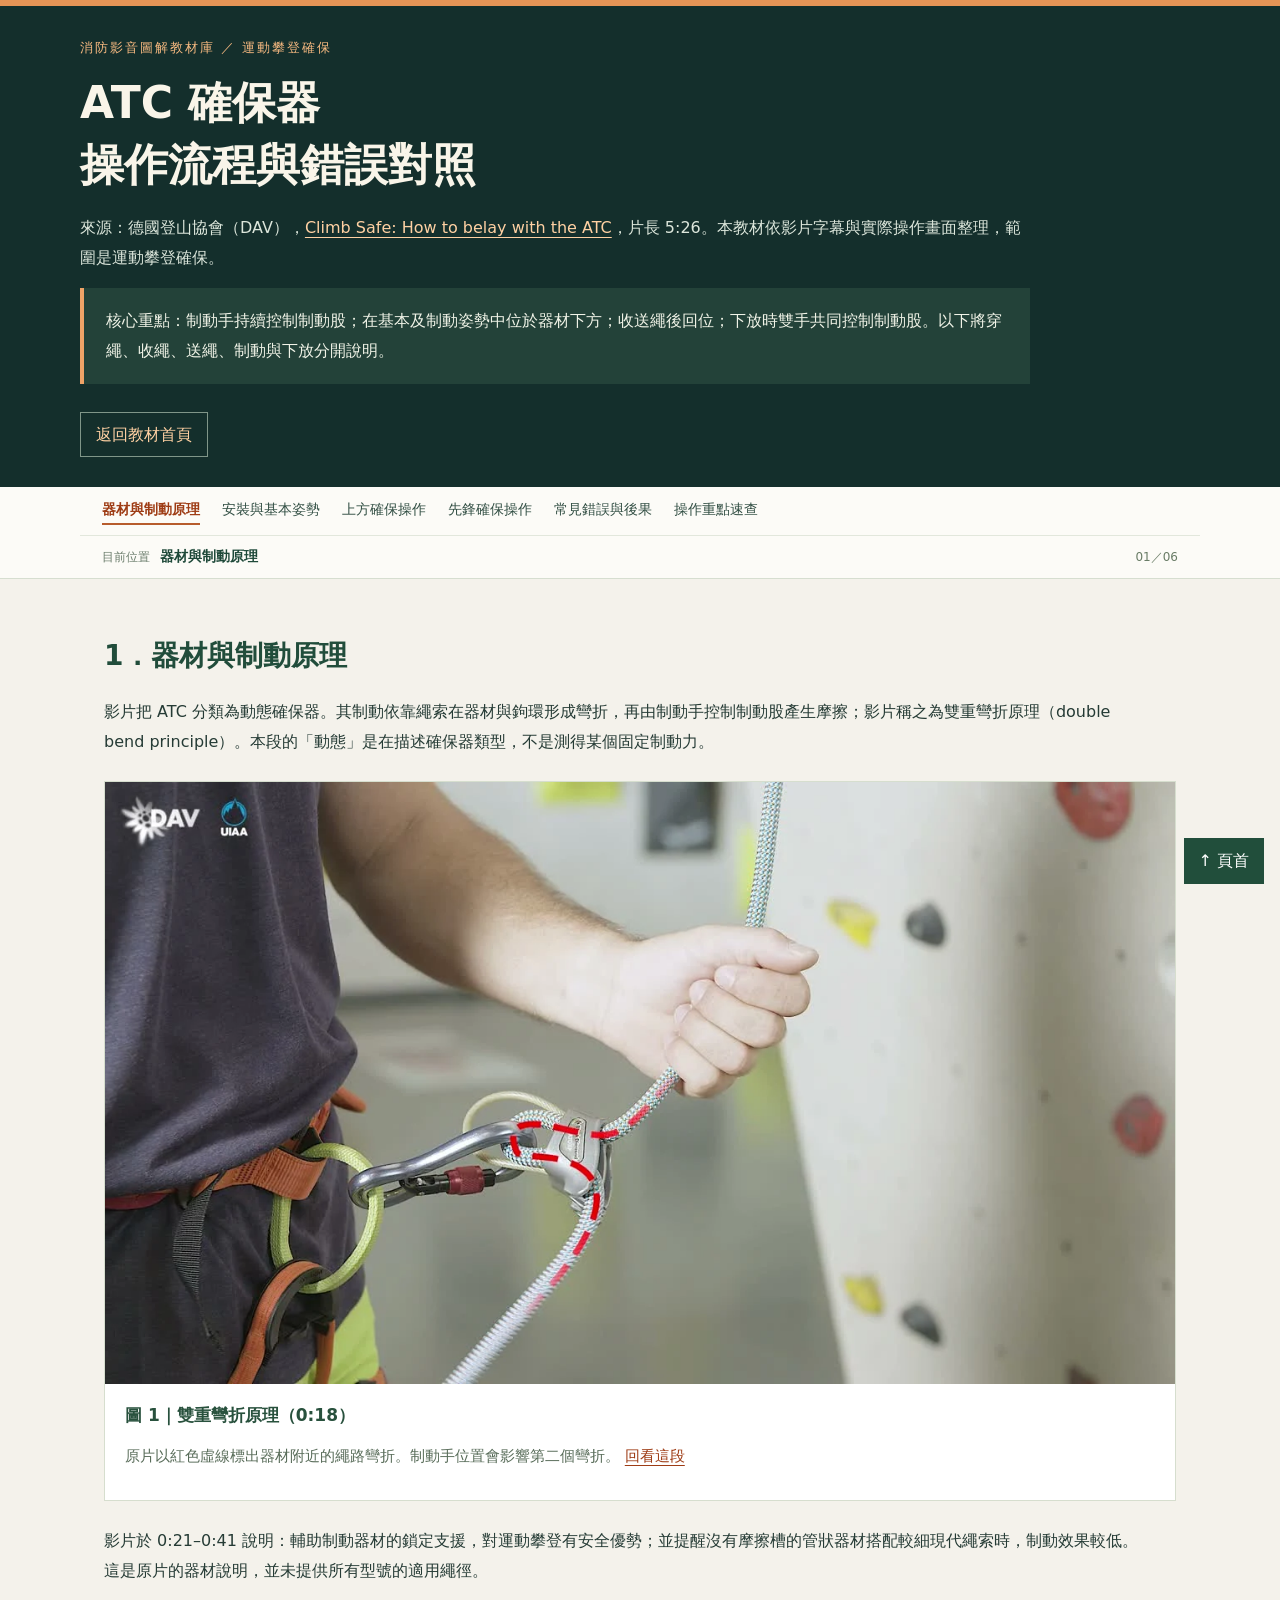
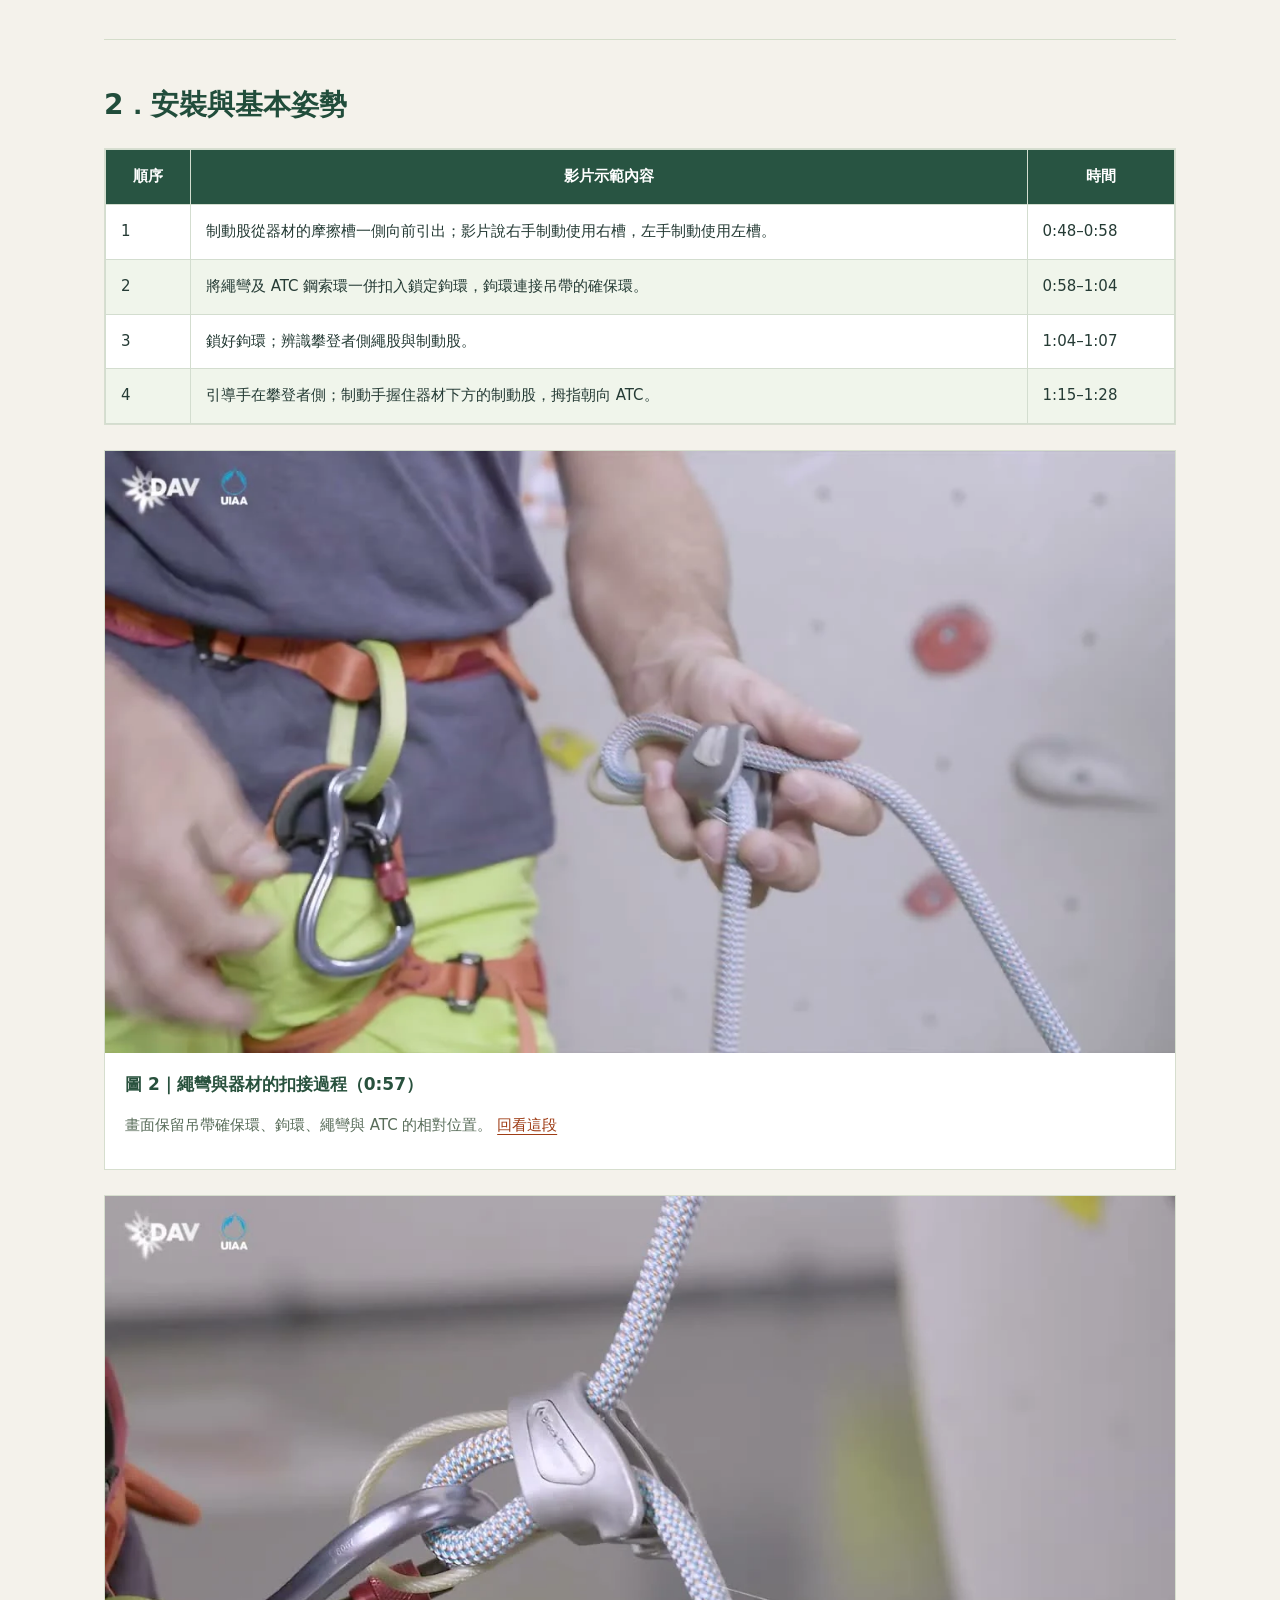
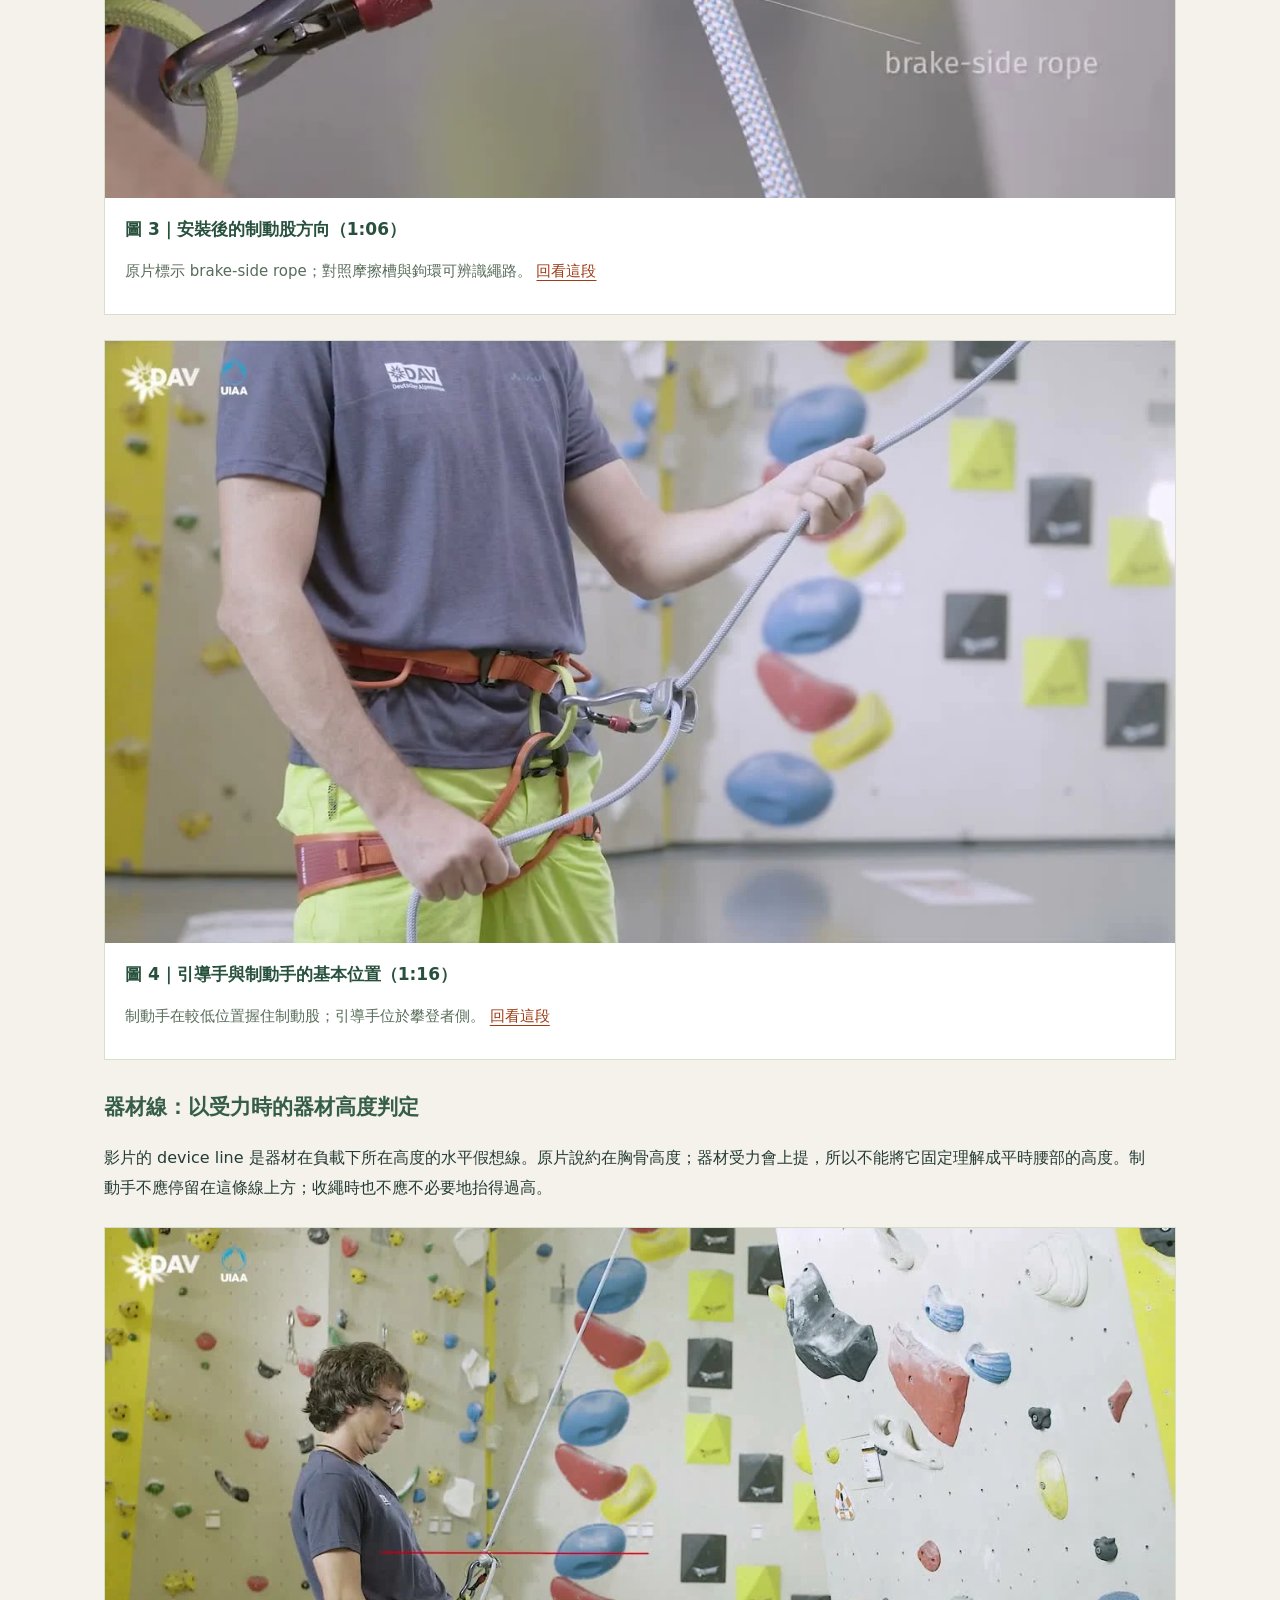
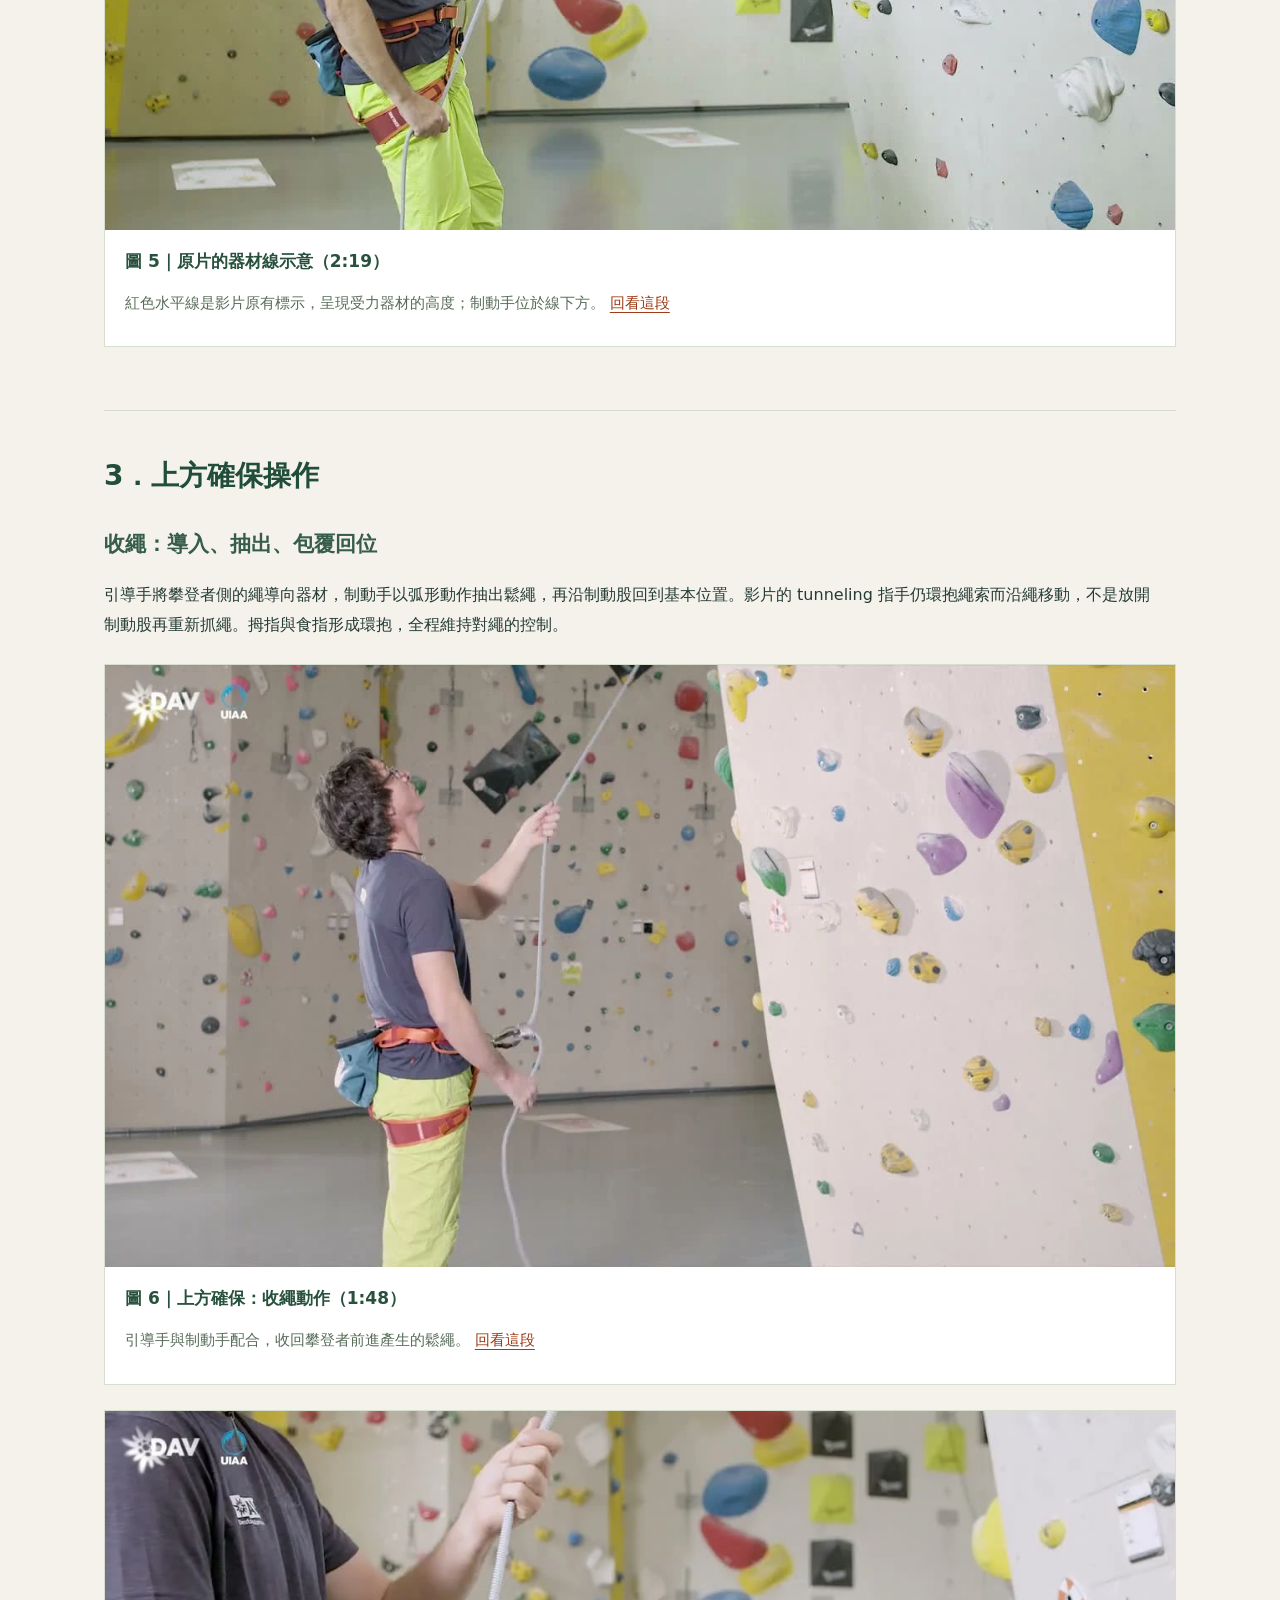
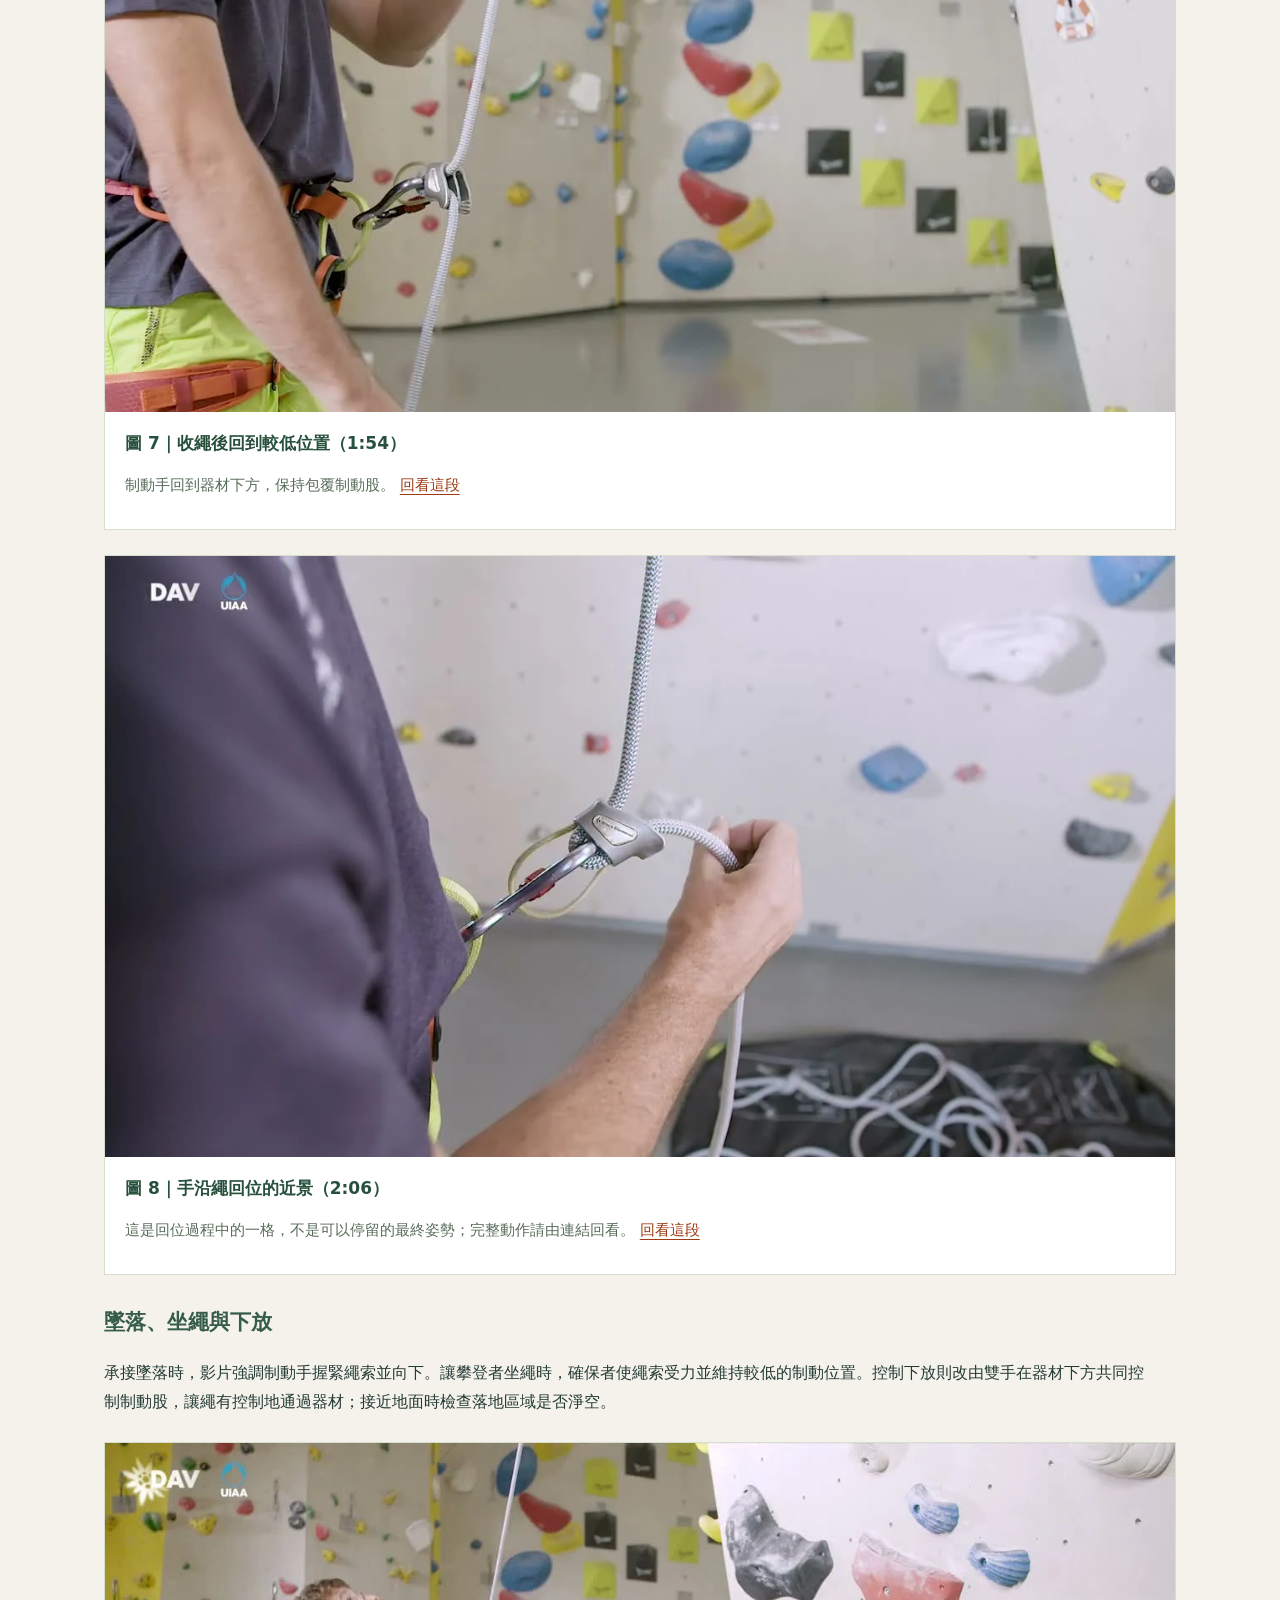
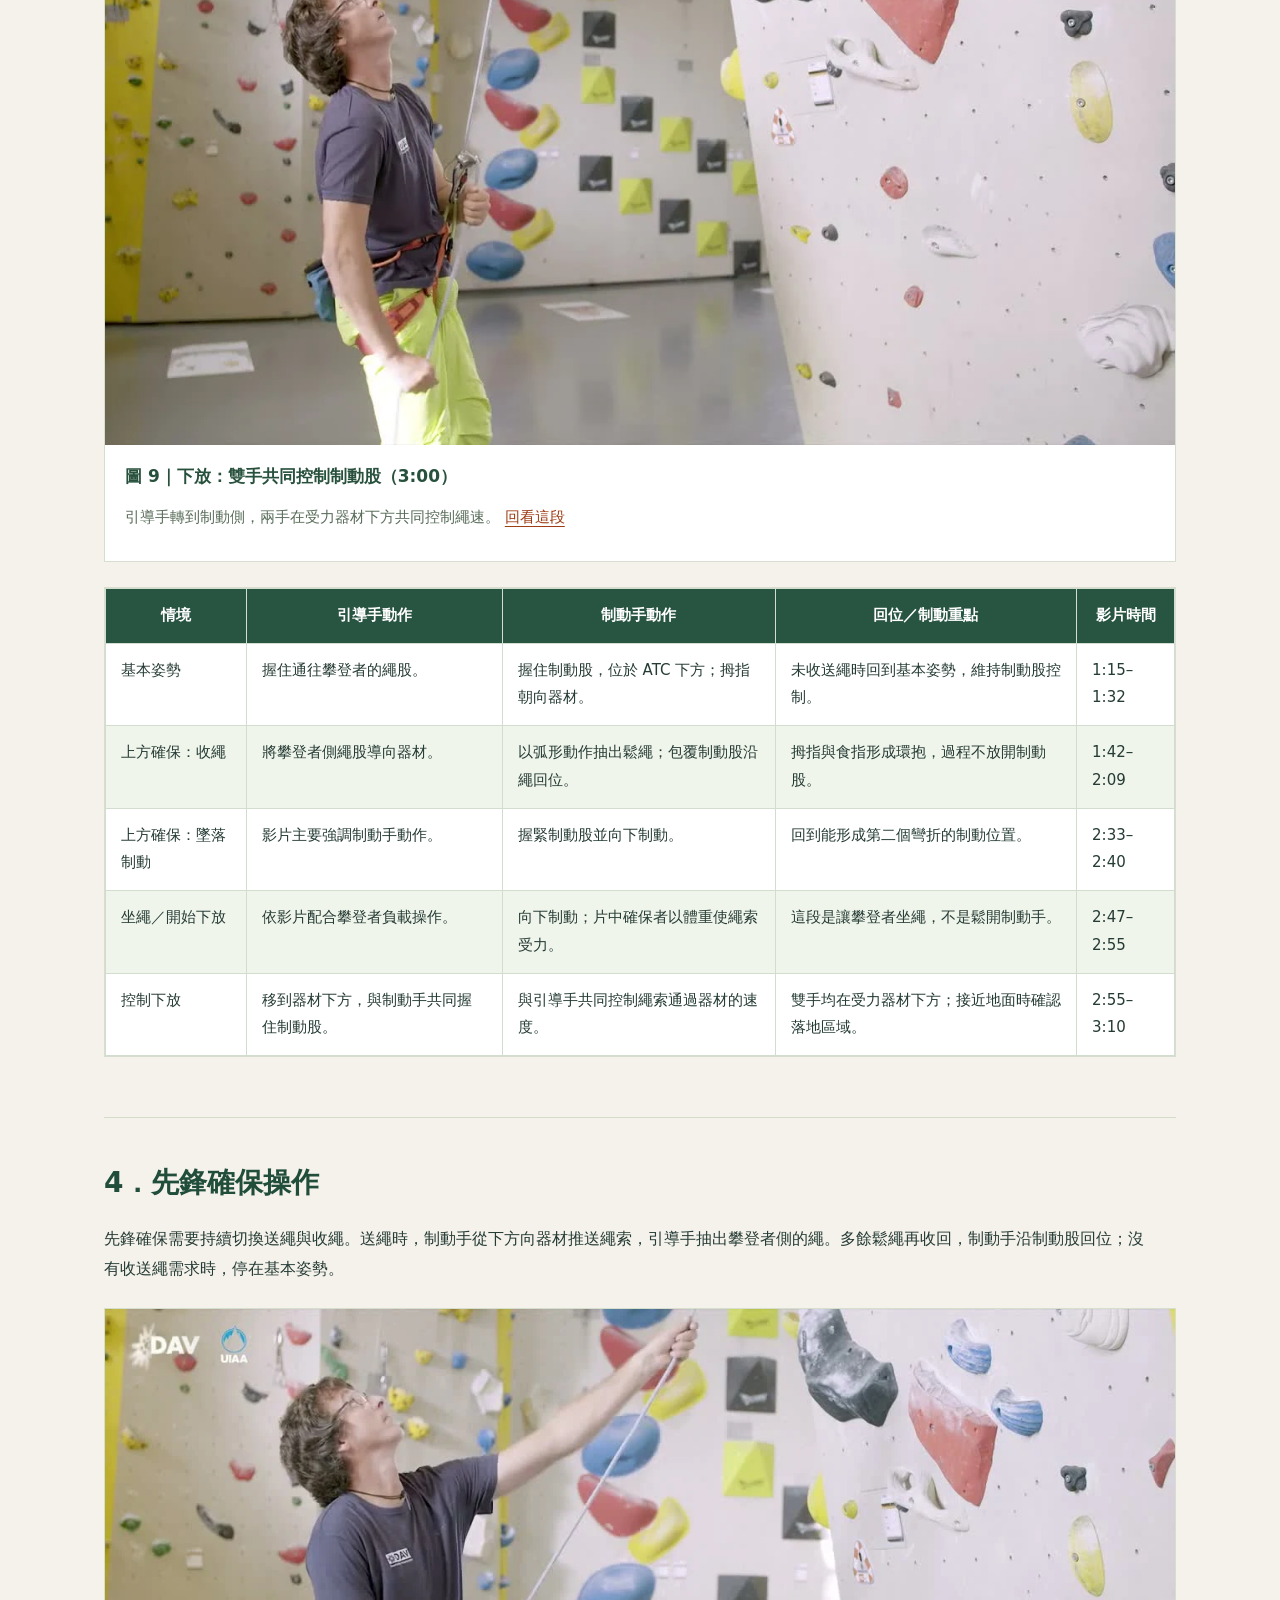
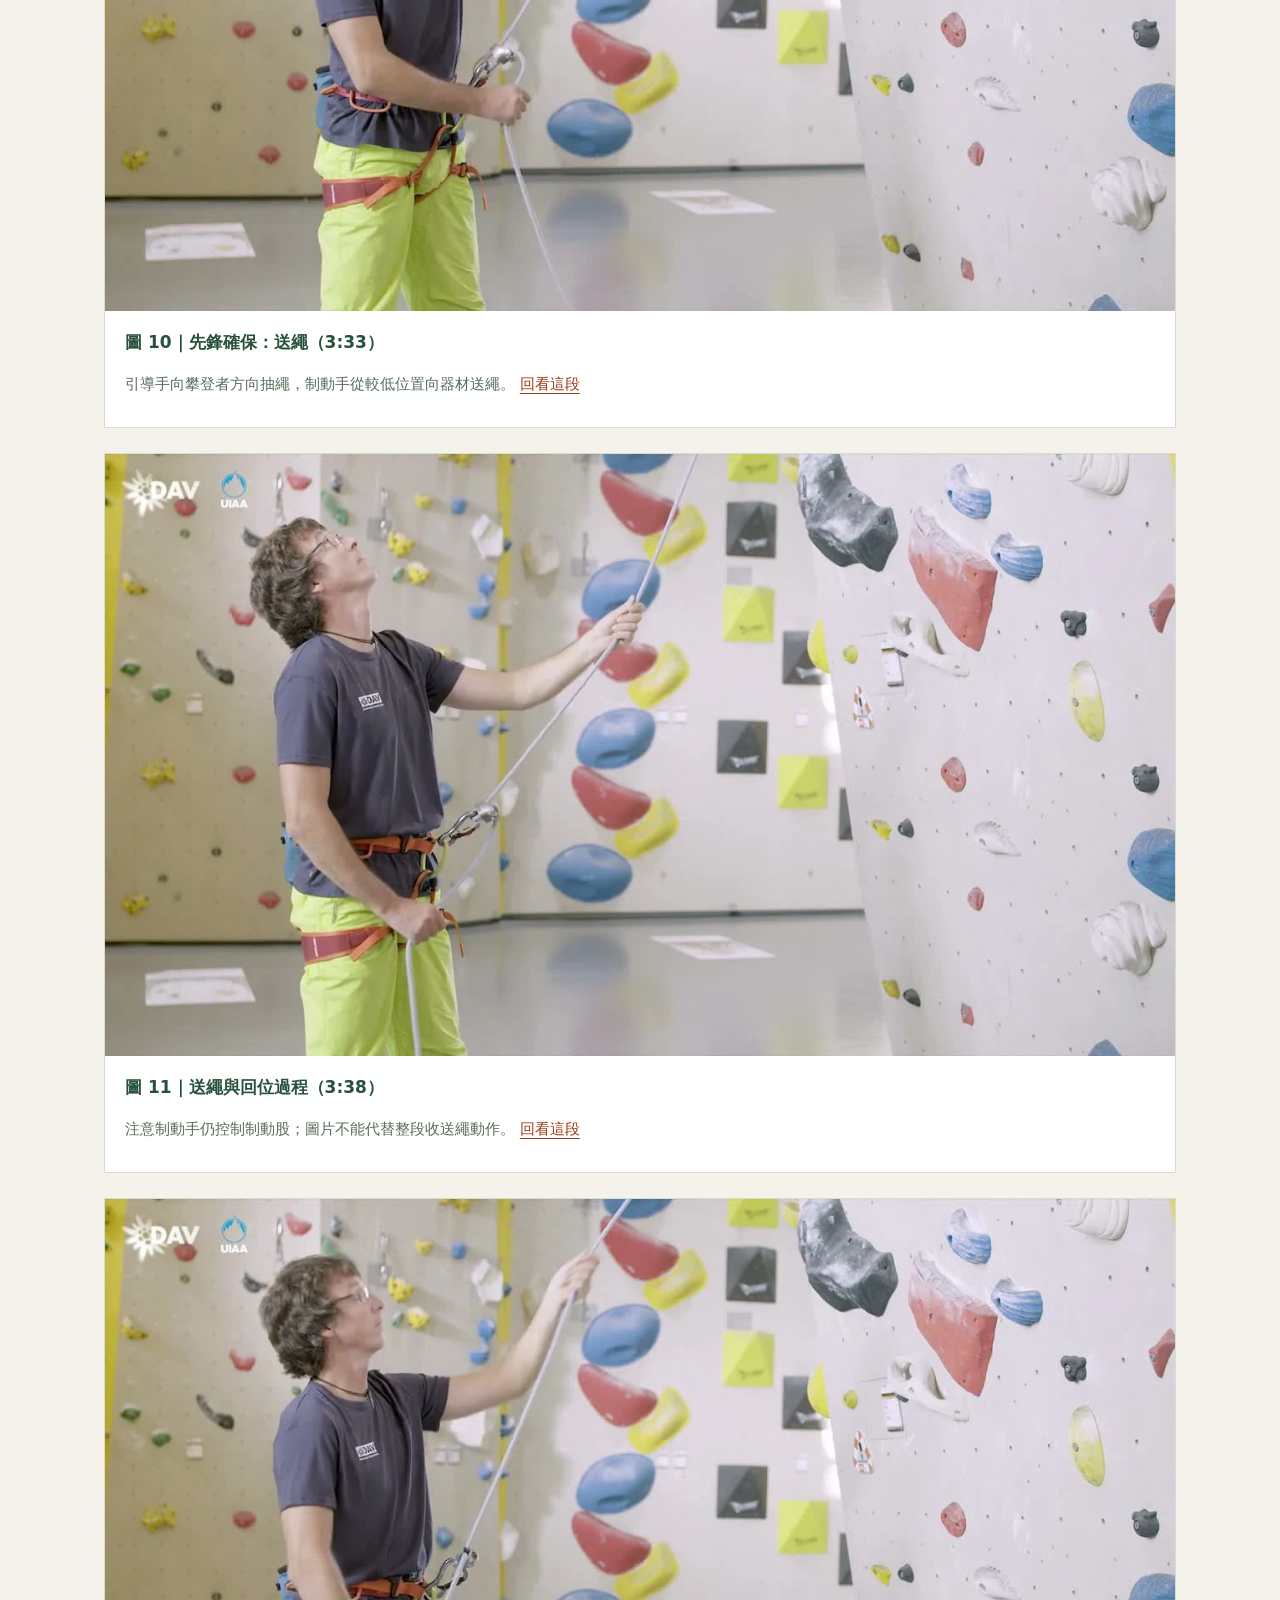
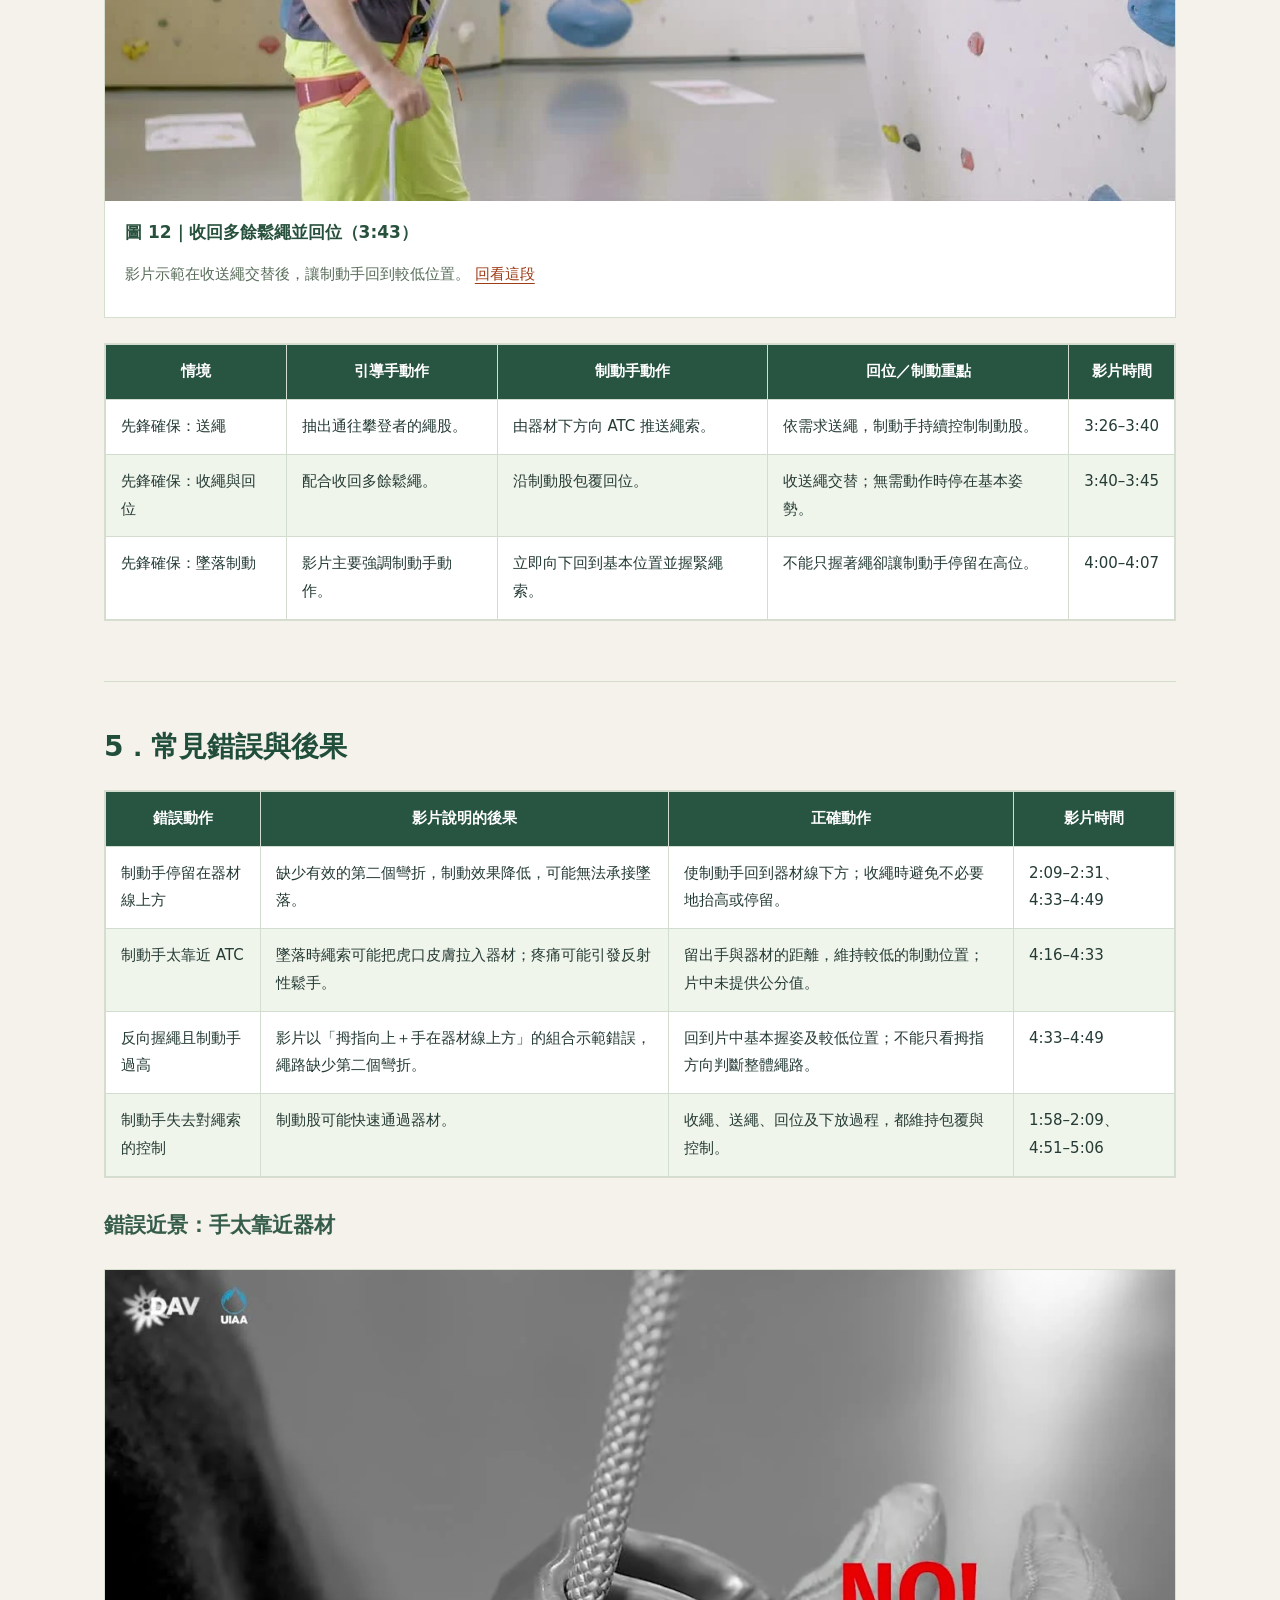
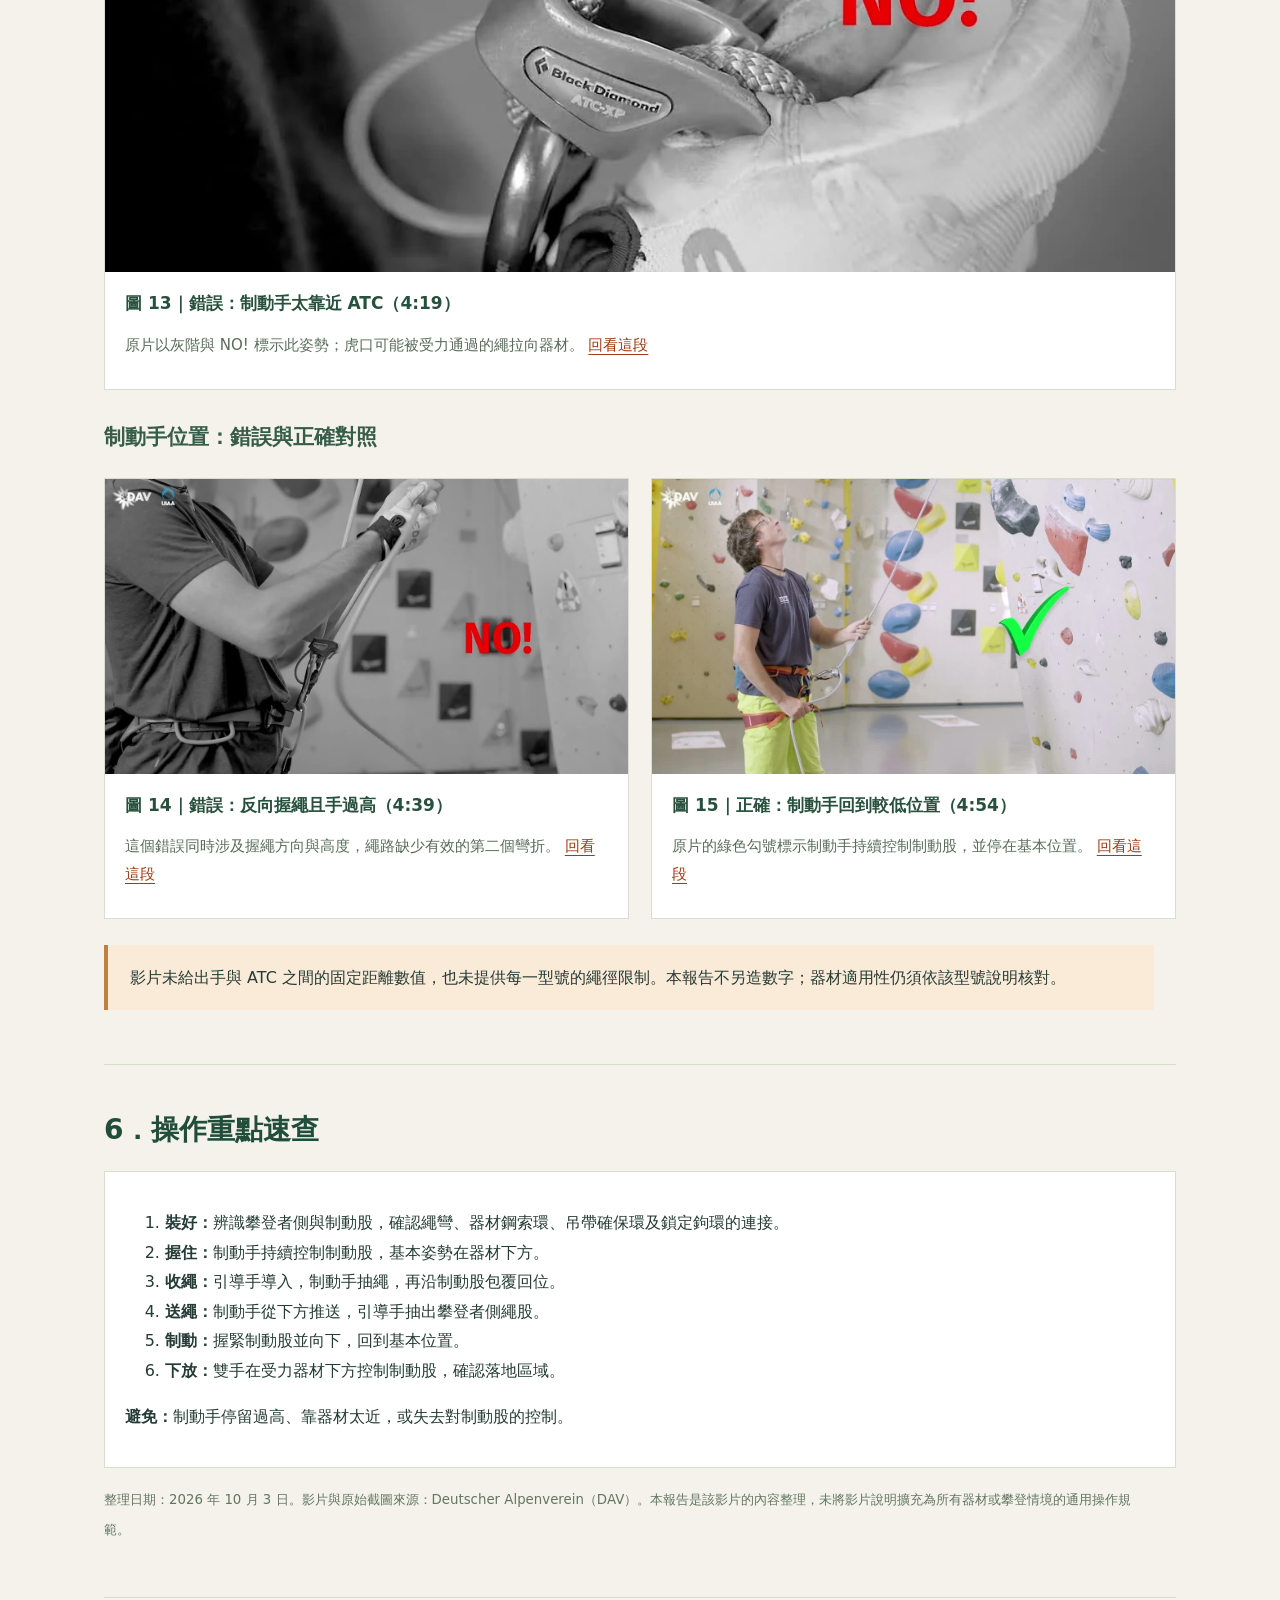
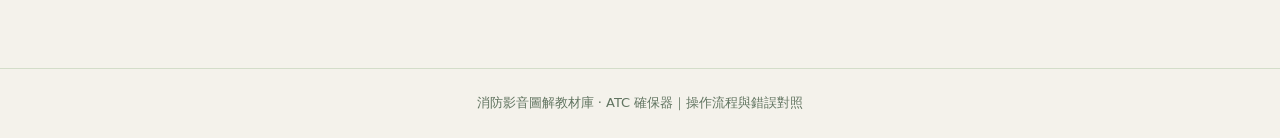
<file: atc-belay/index.html>
<!DOCTYPE html>
<html lang="zh-Hant"><head><meta charset="utf-8"/><meta content="width=device-width,initial-scale=1" name="viewport"/><title>ATC 確保器｜操作流程與錯誤對照</title><link href="../assets/material.css" rel="stylesheet"/></head><body><header id="page-start"><div class="wrap"><div class="eyebrow">消防影音圖解教材庫 ／ 運動攀登確保</div><h1>ATC 確保器<br/>操作流程與錯誤對照</h1><p>來源：德國登山協會（DAV），<a href="https://www.youtube.com/watch?v=H1pjGl4gs0A" rel="noopener" target="_blank">Climb Safe: How to belay with the ATC</a>，片長 5:26。本教材依影片字幕與實際操作畫面整理，範圍是運動攀登確保。</p><p class="lead">核心重點：制動手持續控制制動股；在基本及制動姿勢中位於器材下方；收送繩後回位；下放時雙手共同控制制動股。以下將穿繩、收繩、送繩、制動與下放分開說明。</p>
<a class="home-link" href="../index.html">返回教材首頁</a></div></header><nav aria-label="章節導覽"><div class="navinner"><a href="#principle">器材與制動原理</a><a href="#setup">安裝與基本姿勢</a><a href="#top">上方確保操作</a><a href="#lead">先鋒確保操作</a><a href="#errors">常見錯誤與後果</a><a href="#quick">操作重點速查</a></div><div aria-label="目前閱讀位置" class="reading"><span class="reading-label">目前位置</span><span class="reading-title" id="reading-title"></span><span class="reading-sub" id="reading-sub"></span><span class="reading-count" id="reading-count"></span></div></nav><main><section data-title="器材與制動原理" id="principle"><h2>1．器材與制動原理</h2><p>影片把 ATC 分類為動態確保器。其制動依靠繩索在器材與鉤環形成彎折，再由制動手控制制動股產生摩擦；影片稱之為雙重彎折原理（double bend principle）。本段的「動態」是在描述確保器類型，不是測得某個固定制動力。</p><figure><button aria-label="放大：雙重彎折原理" class="zoom" type="button"><img alt="雙重彎折原理" decoding="async" height="720" loading="lazy" src="./assets/image-001.webp" width="1280"/></button><figcaption>圖 1｜雙重彎折原理（0:18）</figcaption><p>原片以紅色虛線標出器材附近的繩路彎折。制動手位置會影響第二個彎折。 <a href="https://www.youtube.com/watch?v=H1pjGl4gs0A&amp;t=18s" rel="noopener" target="_blank">回看這段</a></p></figure><p>影片於 0:21–0:41 說明：輔助制動器材的鎖定支援，對運動攀登有安全優勢；並提醒沒有摩擦槽的管狀器材搭配較細現代繩索時，制動效果較低。這是原片的器材說明，並未提供所有型號的適用繩徑。</p>
</section><section data-title="安裝與基本姿勢" id="setup"><h2>2．安裝與基本姿勢</h2><div class="tablewrap"><table><thead><tr><th>順序</th><th>影片示範內容</th><th>時間</th></tr></thead><tbody><tr><td>1</td><td>制動股從器材的摩擦槽一側向前引出；影片說右手制動使用右槽，左手制動使用左槽。</td><td>0:48–0:58</td></tr><tr><td>2</td><td>將繩彎及 ATC 鋼索環一併扣入鎖定鉤環，鉤環連接吊帶的確保環。</td><td>0:58–1:04</td></tr><tr><td>3</td><td>鎖好鉤環；辨識攀登者側繩股與制動股。</td><td>1:04–1:07</td></tr><tr><td>4</td><td>引導手在攀登者側；制動手握住器材下方的制動股，拇指朝向 ATC。</td><td>1:15–1:28</td></tr></tbody></table></div><figure><button aria-label="放大：繩彎與器材的扣接過程" class="zoom" type="button"><img alt="繩彎與器材的扣接過程" decoding="async" height="720" loading="lazy" src="./assets/image-002.webp" width="1280"/></button><figcaption>圖 2｜繩彎與器材的扣接過程（0:57）</figcaption><p>畫面保留吊帶確保環、鉤環、繩彎與 ATC 的相對位置。 <a href="https://www.youtube.com/watch?v=H1pjGl4gs0A&amp;t=57s" rel="noopener" target="_blank">回看這段</a></p></figure><figure><button aria-label="放大：安裝後的制動股方向" class="zoom" type="button"><img alt="安裝後的制動股方向" decoding="async" height="720" loading="lazy" src="./assets/image-003.webp" width="1280"/></button><figcaption>圖 3｜安裝後的制動股方向（1:06）</figcaption><p>原片標示 brake-side rope；對照摩擦槽與鉤環可辨識繩路。 <a href="https://www.youtube.com/watch?v=H1pjGl4gs0A&amp;t=66s" rel="noopener" target="_blank">回看這段</a></p></figure><figure><button aria-label="放大：引導手與制動手的基本位置" class="zoom" type="button"><img alt="引導手與制動手的基本位置" decoding="async" height="720" loading="lazy" src="./assets/image-004.webp" width="1280"/></button><figcaption>圖 4｜引導手與制動手的基本位置（1:16）</figcaption><p>制動手在較低位置握住制動股；引導手位於攀登者側。 <a href="https://www.youtube.com/watch?v=H1pjGl4gs0A&amp;t=76s" rel="noopener" target="_blank">回看這段</a></p></figure><h3>器材線：以受力時的器材高度判定</h3><p>影片的 device line 是器材在負載下所在高度的水平假想線。原片說約在胸骨高度；器材受力會上提，所以不能將它固定理解成平時腰部的高度。制動手不應停留在這條線上方；收繩時也不應不必要地抬得過高。</p><figure><button aria-label="放大：原片的器材線示意" class="zoom" type="button"><img alt="原片的器材線示意" decoding="async" height="720" loading="lazy" src="./assets/image-005.webp" width="1280"/></button><figcaption>圖 5｜原片的器材線示意（2:19）</figcaption><p>紅色水平線是影片原有標示，呈現受力器材的高度；制動手位於線下方。 <a href="https://www.youtube.com/watch?v=H1pjGl4gs0A&amp;t=139s" rel="noopener" target="_blank">回看這段</a></p></figure>
</section><section data-title="上方確保操作" id="top"><h2>3．上方確保操作</h2><h3>收繩：導入、抽出、包覆回位</h3><p>引導手將攀登者側的繩導向器材，制動手以弧形動作抽出鬆繩，再沿制動股回到基本位置。影片的 tunneling 指手仍環抱繩索而沿繩移動，不是放開制動股再重新抓繩。拇指與食指形成環抱，全程維持對繩的控制。</p><figure><button aria-label="放大：上方確保：收繩動作" class="zoom" type="button"><img alt="上方確保：收繩動作" decoding="async" height="720" loading="lazy" src="./assets/image-006.webp" width="1280"/></button><figcaption>圖 6｜上方確保：收繩動作（1:48）</figcaption><p>引導手與制動手配合，收回攀登者前進產生的鬆繩。 <a href="https://www.youtube.com/watch?v=H1pjGl4gs0A&amp;t=108s" rel="noopener" target="_blank">回看這段</a></p></figure><figure><button aria-label="放大：收繩後回到較低位置" class="zoom" type="button"><img alt="收繩後回到較低位置" decoding="async" height="720" loading="lazy" src="./assets/image-007.webp" width="1280"/></button><figcaption>圖 7｜收繩後回到較低位置（1:54）</figcaption><p>制動手回到器材下方，保持包覆制動股。 <a href="https://www.youtube.com/watch?v=H1pjGl4gs0A&amp;t=114s" rel="noopener" target="_blank">回看這段</a></p></figure><figure><button aria-label="放大：手沿繩回位的近景" class="zoom" type="button"><img alt="手沿繩回位的近景" decoding="async" height="720" loading="lazy" src="./assets/image-008.webp" width="1280"/></button><figcaption>圖 8｜手沿繩回位的近景（2:06）</figcaption><p>這是回位過程中的一格，不是可以停留的最終姿勢；完整動作請由連結回看。 <a href="https://www.youtube.com/watch?v=H1pjGl4gs0A&amp;t=126s" rel="noopener" target="_blank">回看這段</a></p></figure><h3>墜落、坐繩與下放</h3><p>承接墜落時，影片強調制動手握緊繩索並向下。讓攀登者坐繩時，確保者使繩索受力並維持較低的制動位置。控制下放則改由雙手在器材下方共同控制制動股，讓繩有控制地通過器材；接近地面時檢查落地區域是否淨空。</p><figure><button aria-label="放大：下放：雙手共同控制制動股" class="zoom" type="button"><img alt="下放：雙手共同控制制動股" decoding="async" height="720" loading="lazy" src="./assets/image-009.webp" width="1280"/></button><figcaption>圖 9｜下放：雙手共同控制制動股（3:00）</figcaption><p>引導手轉到制動側，兩手在受力器材下方共同控制繩速。 <a href="https://www.youtube.com/watch?v=H1pjGl4gs0A&amp;t=180s" rel="noopener" target="_blank">回看這段</a></p></figure><div class="tablewrap"><table><thead><tr><th>情境</th><th>引導手動作</th><th>制動手動作</th><th>回位／制動重點</th><th>影片時間</th></tr></thead><tbody><tr><td>基本姿勢</td><td>握住通往攀登者的繩股。</td><td>握住制動股，位於 ATC 下方；拇指朝向器材。</td><td>未收送繩時回到基本姿勢，維持制動股控制。</td><td>1:15–1:32</td></tr><tr><td>上方確保：收繩</td><td>將攀登者側繩股導向器材。</td><td>以弧形動作抽出鬆繩；包覆制動股沿繩回位。</td><td>拇指與食指形成環抱，過程不放開制動股。</td><td>1:42–2:09</td></tr><tr><td>上方確保：墜落制動</td><td>影片主要強調制動手動作。</td><td>握緊制動股並向下制動。</td><td>回到能形成第二個彎折的制動位置。</td><td>2:33–2:40</td></tr><tr><td>坐繩／開始下放</td><td>依影片配合攀登者負載操作。</td><td>向下制動；片中確保者以體重使繩索受力。</td><td>這段是讓攀登者坐繩，不是鬆開制動手。</td><td>2:47–2:55</td></tr><tr><td>控制下放</td><td>移到器材下方，與制動手共同握住制動股。</td><td>與引導手共同控制繩索通過器材的速度。</td><td>雙手均在受力器材下方；接近地面時確認落地區域。</td><td>2:55–3:10</td></tr></tbody></table></div>
</section><section data-title="先鋒確保操作" id="lead"><h2>4．先鋒確保操作</h2><p>先鋒確保需要持續切換送繩與收繩。送繩時，制動手從下方向器材推送繩索，引導手抽出攀登者側的繩。多餘鬆繩再收回，制動手沿制動股回位；沒有收送繩需求時，停在基本姿勢。</p><figure><button aria-label="放大：先鋒確保：送繩" class="zoom" type="button"><img alt="先鋒確保：送繩" decoding="async" height="720" loading="lazy" src="./assets/image-010.webp" width="1280"/></button><figcaption>圖 10｜先鋒確保：送繩（3:33）</figcaption><p>引導手向攀登者方向抽繩，制動手從較低位置向器材送繩。 <a href="https://www.youtube.com/watch?v=H1pjGl4gs0A&amp;t=213s" rel="noopener" target="_blank">回看這段</a></p></figure><figure><button aria-label="放大：送繩與回位過程" class="zoom" type="button"><img alt="送繩與回位過程" decoding="async" height="720" loading="lazy" src="./assets/image-011.webp" width="1280"/></button><figcaption>圖 11｜送繩與回位過程（3:38）</figcaption><p>注意制動手仍控制制動股；圖片不能代替整段收送繩動作。 <a href="https://www.youtube.com/watch?v=H1pjGl4gs0A&amp;t=218s" rel="noopener" target="_blank">回看這段</a></p></figure><figure><button aria-label="放大：收回多餘鬆繩並回位" class="zoom" type="button"><img alt="收回多餘鬆繩並回位" decoding="async" height="720" loading="lazy" src="./assets/image-012.webp" width="1280"/></button><figcaption>圖 12｜收回多餘鬆繩並回位（3:43）</figcaption><p>影片示範在收送繩交替後，讓制動手回到較低位置。 <a href="https://www.youtube.com/watch?v=H1pjGl4gs0A&amp;t=223s" rel="noopener" target="_blank">回看這段</a></p></figure><div class="tablewrap"><table><thead><tr><th>情境</th><th>引導手動作</th><th>制動手動作</th><th>回位／制動重點</th><th>影片時間</th></tr></thead><tbody><tr><td>先鋒確保：送繩</td><td>抽出通往攀登者的繩股。</td><td>由器材下方向 ATC 推送繩索。</td><td>依需求送繩，制動手持續控制制動股。</td><td>3:26–3:40</td></tr><tr><td>先鋒確保：收繩與回位</td><td>配合收回多餘鬆繩。</td><td>沿制動股包覆回位。</td><td>收送繩交替；無需動作時停在基本姿勢。</td><td>3:40–3:45</td></tr><tr><td>先鋒確保：墜落制動</td><td>影片主要強調制動手動作。</td><td>立即向下回到基本位置並握緊繩索。</td><td>不能只握著繩卻讓制動手停留在高位。</td><td>4:00–4:07</td></tr></tbody></table></div>
</section><section data-title="常見錯誤與後果" id="errors"><h2>5．常見錯誤與後果</h2><div class="tablewrap"><table><thead><tr><th>錯誤動作</th><th>影片說明的後果</th><th>正確動作</th><th>影片時間</th></tr></thead><tbody><tr><td>制動手停留在器材線上方</td><td>缺少有效的第二個彎折，制動效果降低，可能無法承接墜落。</td><td>使制動手回到器材線下方；收繩時避免不必要地抬高或停留。</td><td>2:09–2:31、4:33–4:49</td></tr><tr><td>制動手太靠近 ATC</td><td>墜落時繩索可能把虎口皮膚拉入器材；疼痛可能引發反射性鬆手。</td><td>留出手與器材的距離，維持較低的制動位置；片中未提供公分值。</td><td>4:16–4:33</td></tr><tr><td>反向握繩且制動手過高</td><td>影片以「拇指向上＋手在器材線上方」的組合示範錯誤，繩路缺少第二個彎折。</td><td>回到片中基本握姿及較低位置；不能只看拇指方向判斷整體繩路。</td><td>4:33–4:49</td></tr><tr><td>制動手失去對繩索的控制</td><td>制動股可能快速通過器材。</td><td>收繩、送繩、回位及下放過程，都維持包覆與控制。</td><td>1:58–2:09、4:51–5:06</td></tr></tbody></table></div><h3>錯誤近景：手太靠近器材</h3><figure><button aria-label="放大：錯誤：制動手太靠近 ATC" class="zoom" type="button"><img alt="錯誤：制動手太靠近 ATC" decoding="async" height="720" loading="lazy" src="./assets/image-013.webp" width="1280"/></button><figcaption>圖 13｜錯誤：制動手太靠近 ATC（4:19）</figcaption><p>原片以灰階與 NO! 標示此姿勢；虎口可能被受力通過的繩拉向器材。 <a href="https://www.youtube.com/watch?v=H1pjGl4gs0A&amp;t=259s" rel="noopener" target="_blank">回看這段</a></p></figure><h3>制動手位置：錯誤與正確對照</h3><div class="pair"><figure><button aria-label="放大：錯誤：反向握繩且手過高" class="zoom" type="button"><img alt="錯誤：反向握繩且手過高" decoding="async" height="720" loading="lazy" src="./assets/image-014.webp" width="1280"/></button><figcaption>圖 14｜錯誤：反向握繩且手過高（4:39）</figcaption><p>這個錯誤同時涉及握繩方向與高度，繩路缺少有效的第二個彎折。 <a href="https://www.youtube.com/watch?v=H1pjGl4gs0A&amp;t=279s" rel="noopener" target="_blank">回看這段</a></p></figure><figure><button aria-label="放大：正確：制動手回到較低位置" class="zoom" type="button"><img alt="正確：制動手回到較低位置" decoding="async" height="720" loading="lazy" src="./assets/image-015.webp" width="1280"/></button><figcaption>圖 15｜正確：制動手回到較低位置（4:54）</figcaption><p>原片的綠色勾號標示制動手持續控制制動股，並停在基本位置。 <a href="https://www.youtube.com/watch?v=H1pjGl4gs0A&amp;t=294s" rel="noopener" target="_blank">回看這段</a></p></figure></div><p class="note">影片未給出手與 ATC 之間的固定距離數值，也未提供每一型號的繩徑限制。本報告不另造數字；器材適用性仍須依該型號說明核對。</p>
</section><section data-title="操作重點速查" id="quick"><h2>6．操作重點速查</h2><div class="quick"><ol><li><strong>裝好：</strong>辨識攀登者側與制動股，確認繩彎、器材鋼索環、吊帶確保環及鎖定鉤環的連接。</li><li><strong>握住：</strong>制動手持續控制制動股，基本姿勢在器材下方。</li><li><strong>收繩：</strong>引導手導入，制動手抽繩，再沿制動股包覆回位。</li><li><strong>送繩：</strong>制動手從下方推送，引導手抽出攀登者側繩股。</li><li><strong>制動：</strong>握緊制動股並向下，回到基本位置。</li><li><strong>下放：</strong>雙手在受力器材下方控制制動股，確認落地區域。</li></ol><p><strong>避免：</strong>制動手停留過高、靠器材太近，或失去對制動股的控制。</p></div><p><small>整理日期：2026 年 10 月 3 日。影片與原始截圖來源：Deutscher Alpenverein（DAV）。本報告是該影片的內容整理，未將影片說明擴充為所有器材或攀登情境的通用操作規範。</small></p></section></main><footer>消防影音圖解教材庫 · ATC 確保器｜操作流程與錯誤對照</footer><a class="backtop" href="#page-start">↑ 頁首</a><dialog aria-label="原始畫面放大" id="lightbox"><button id="close-lightbox" type="button">關閉 ✕</button><img alt=""/></dialog><script defer="" src="../assets/material.js"></script></body></html>
</file>
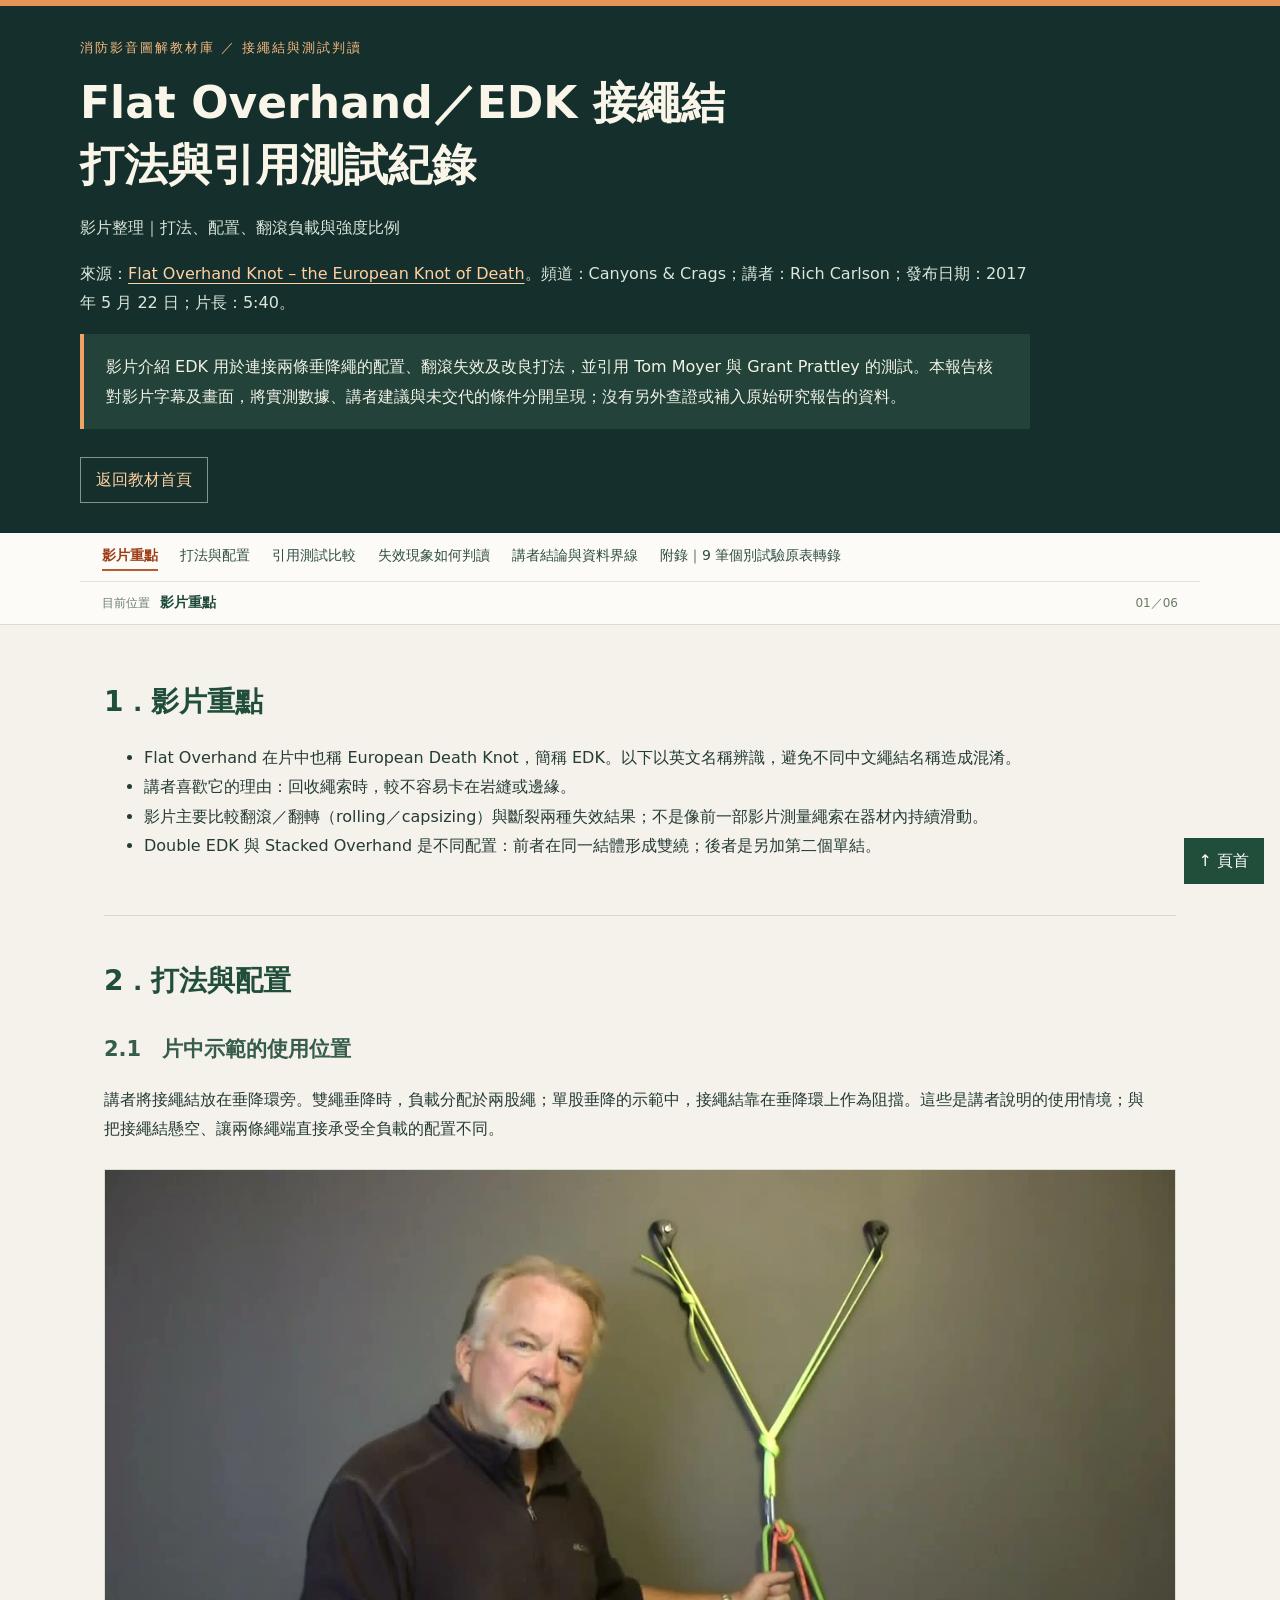
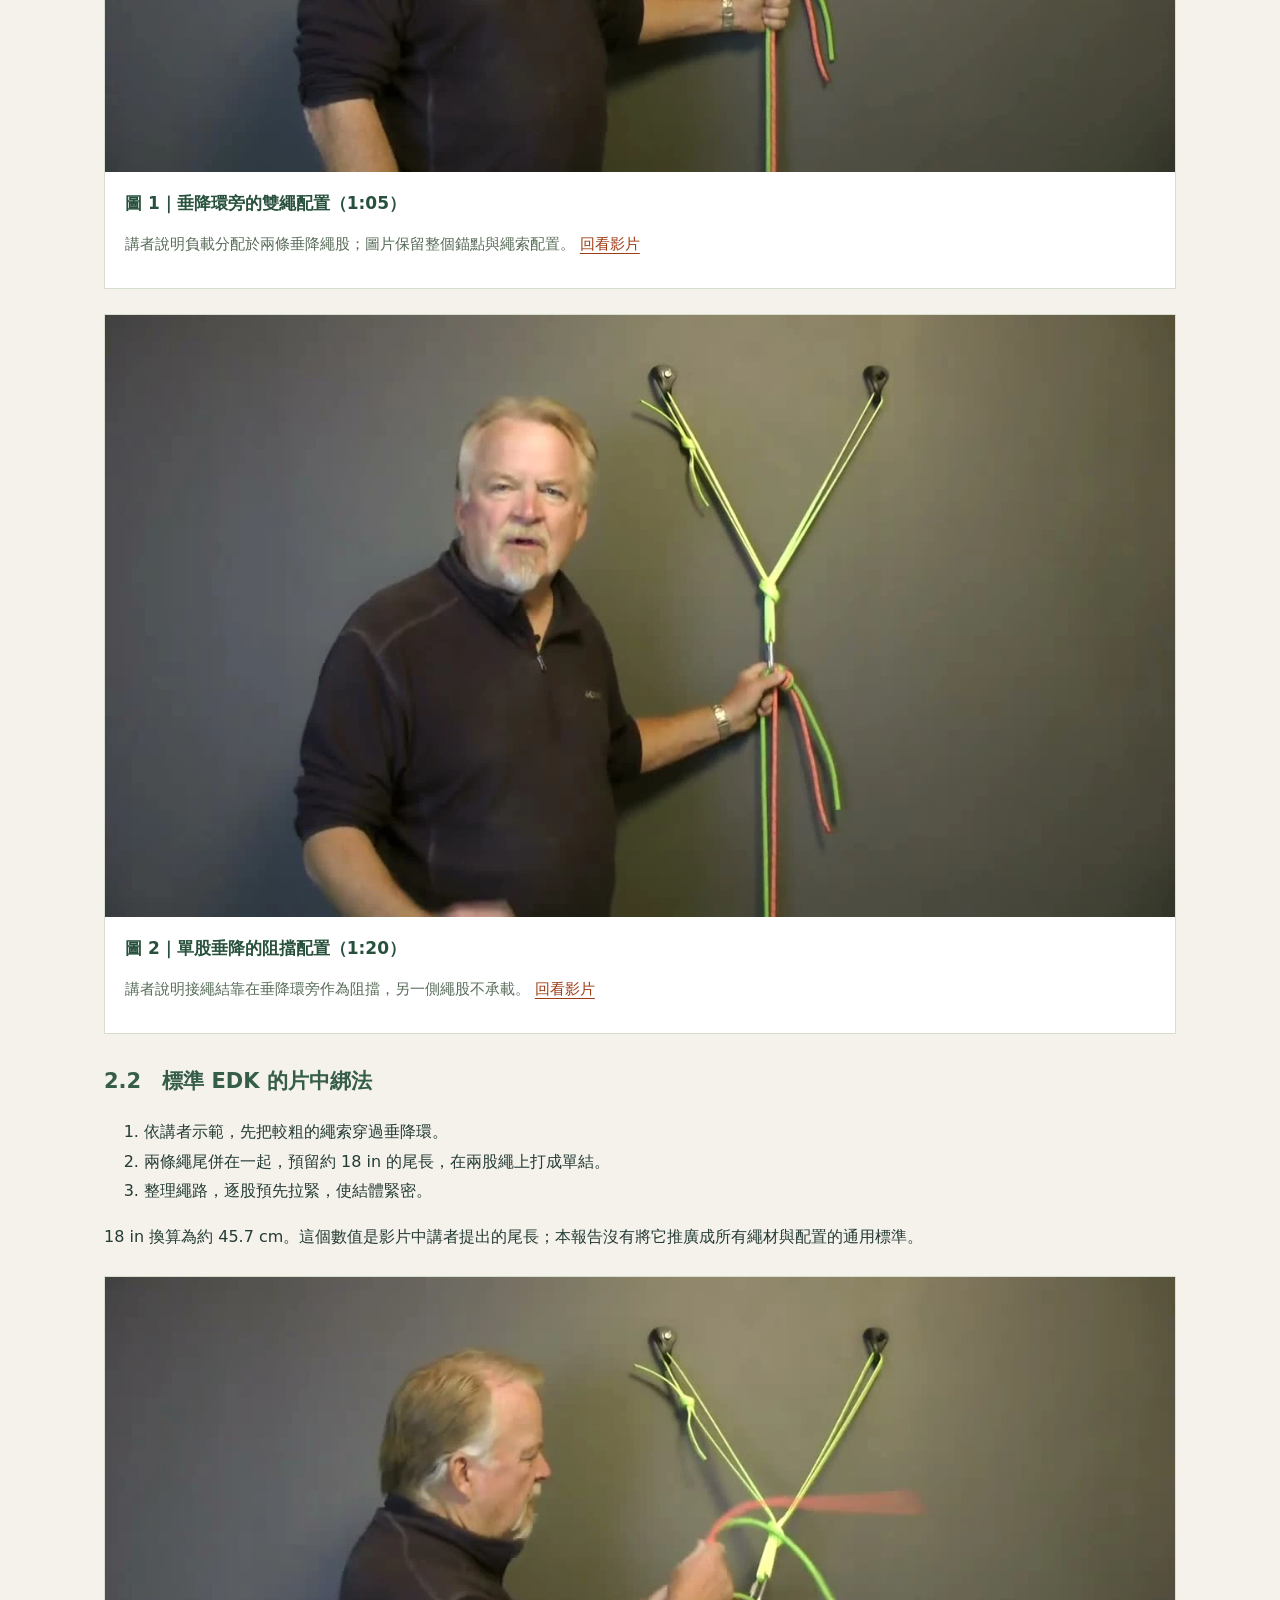
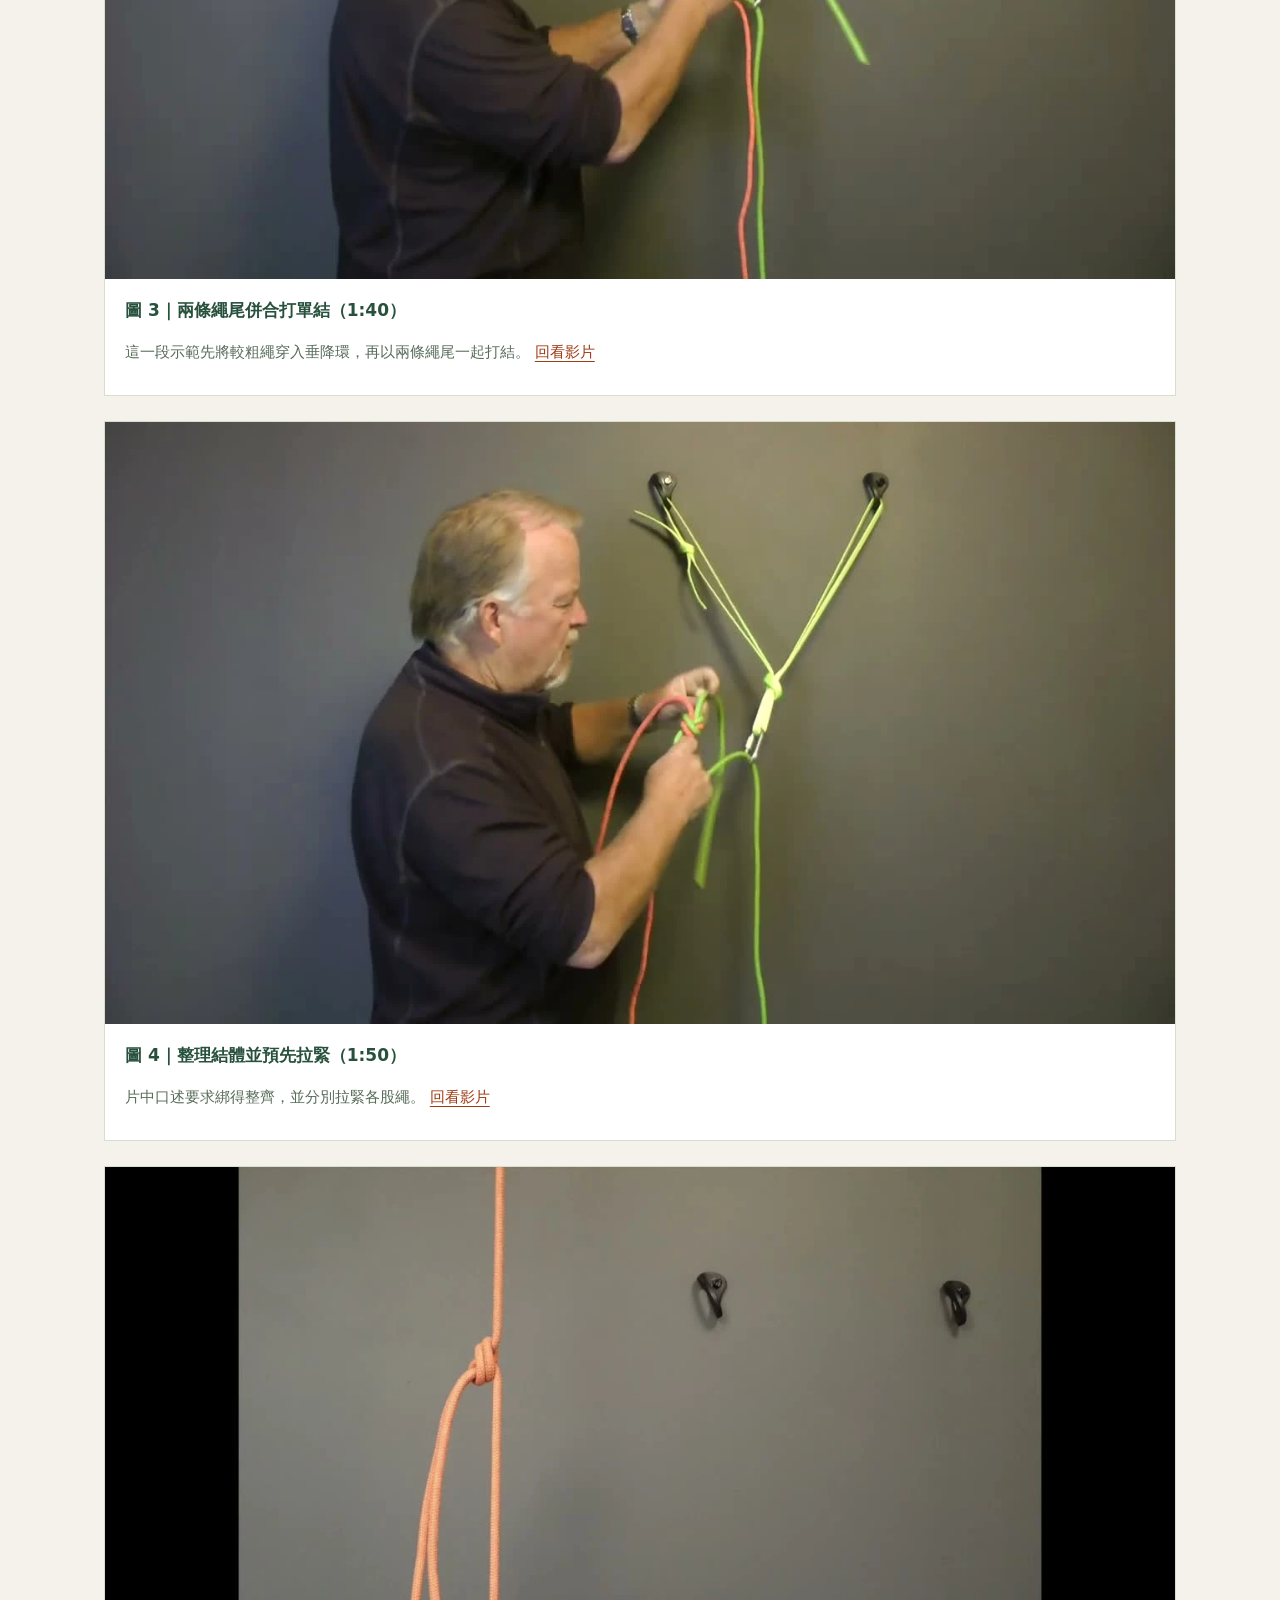
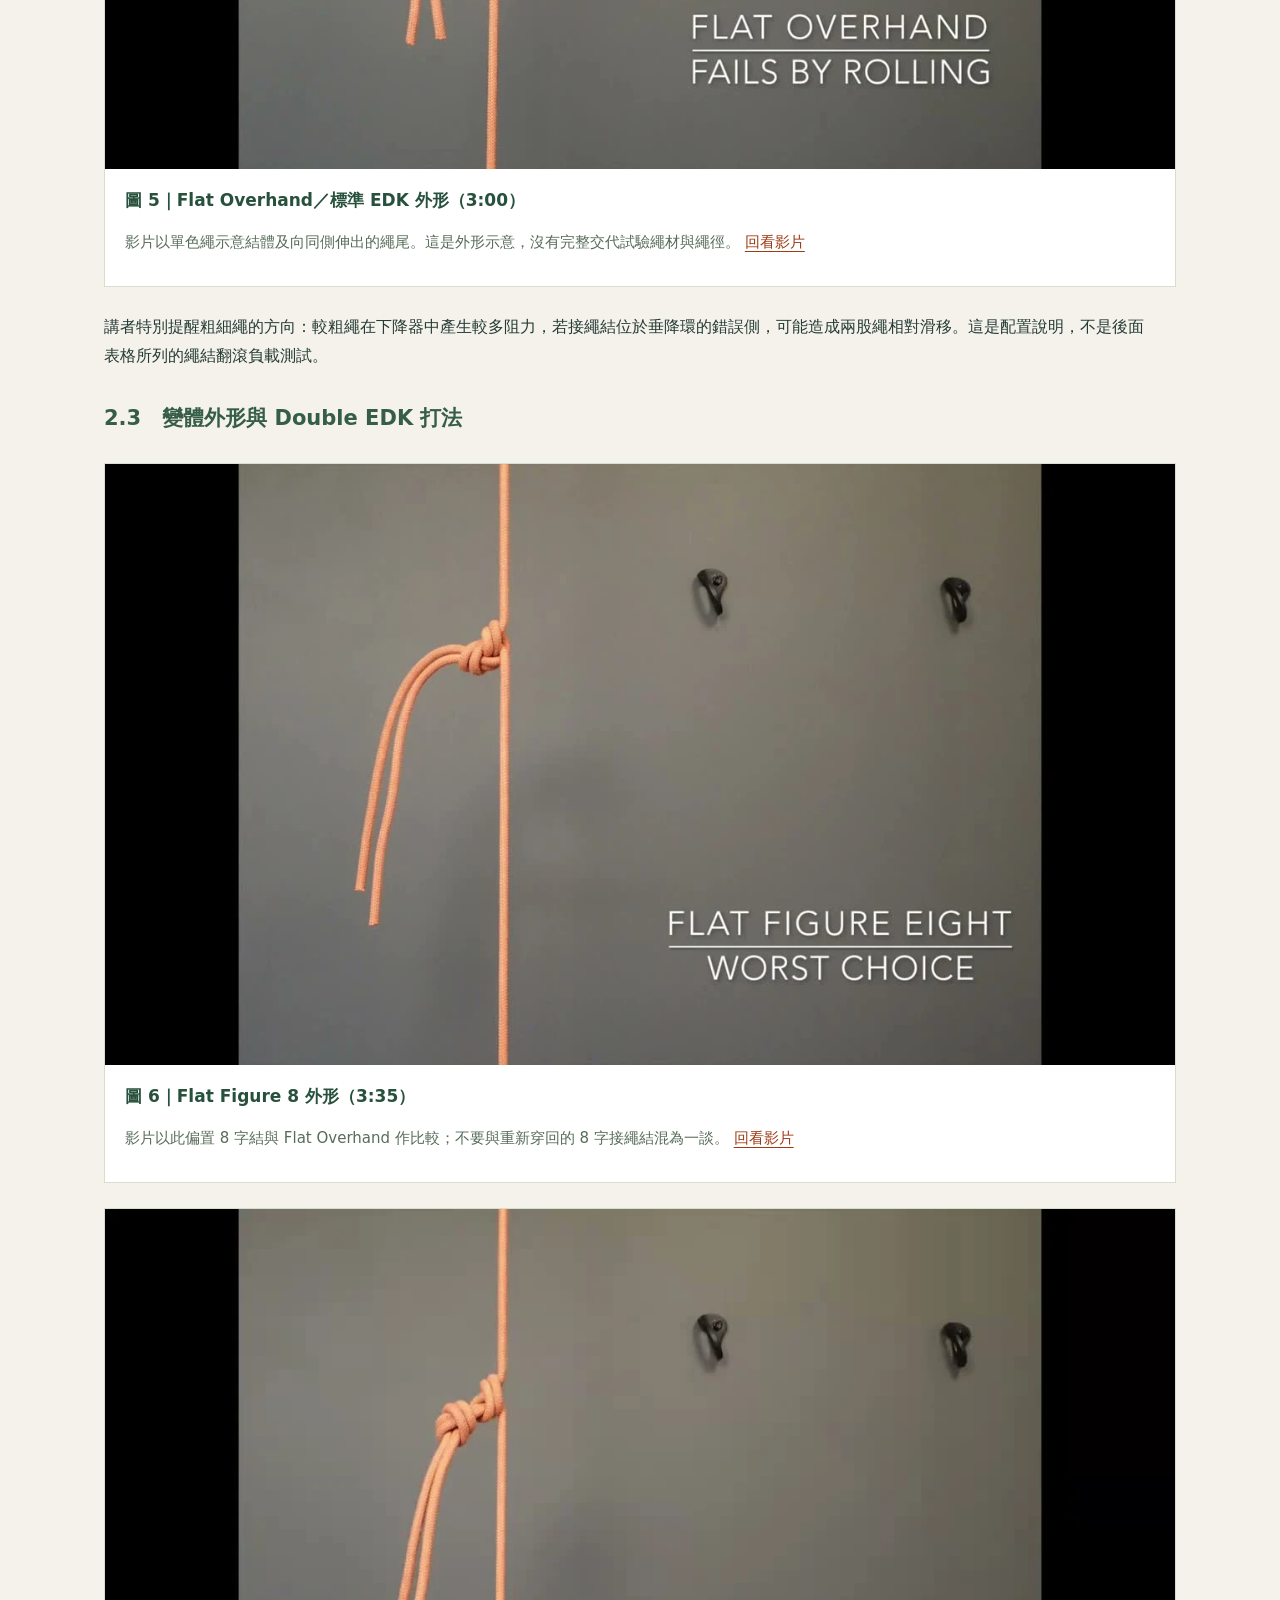
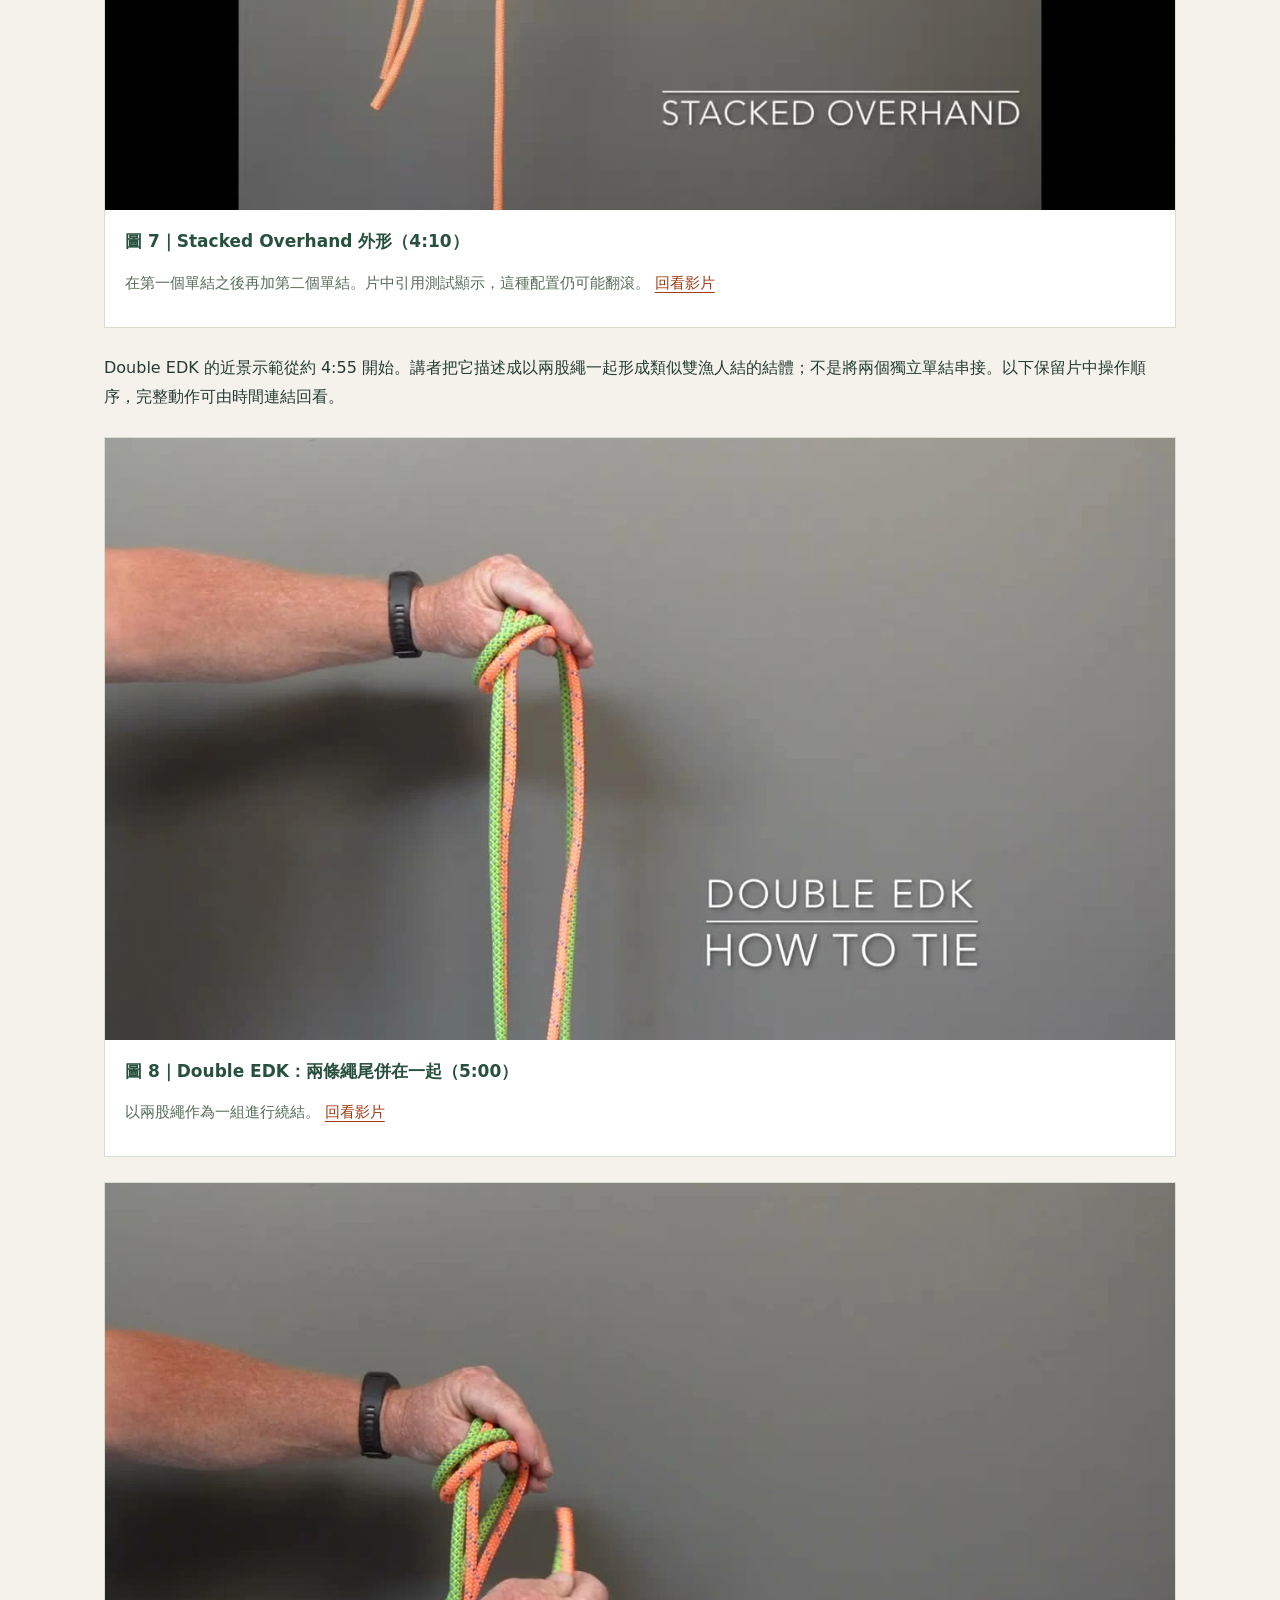
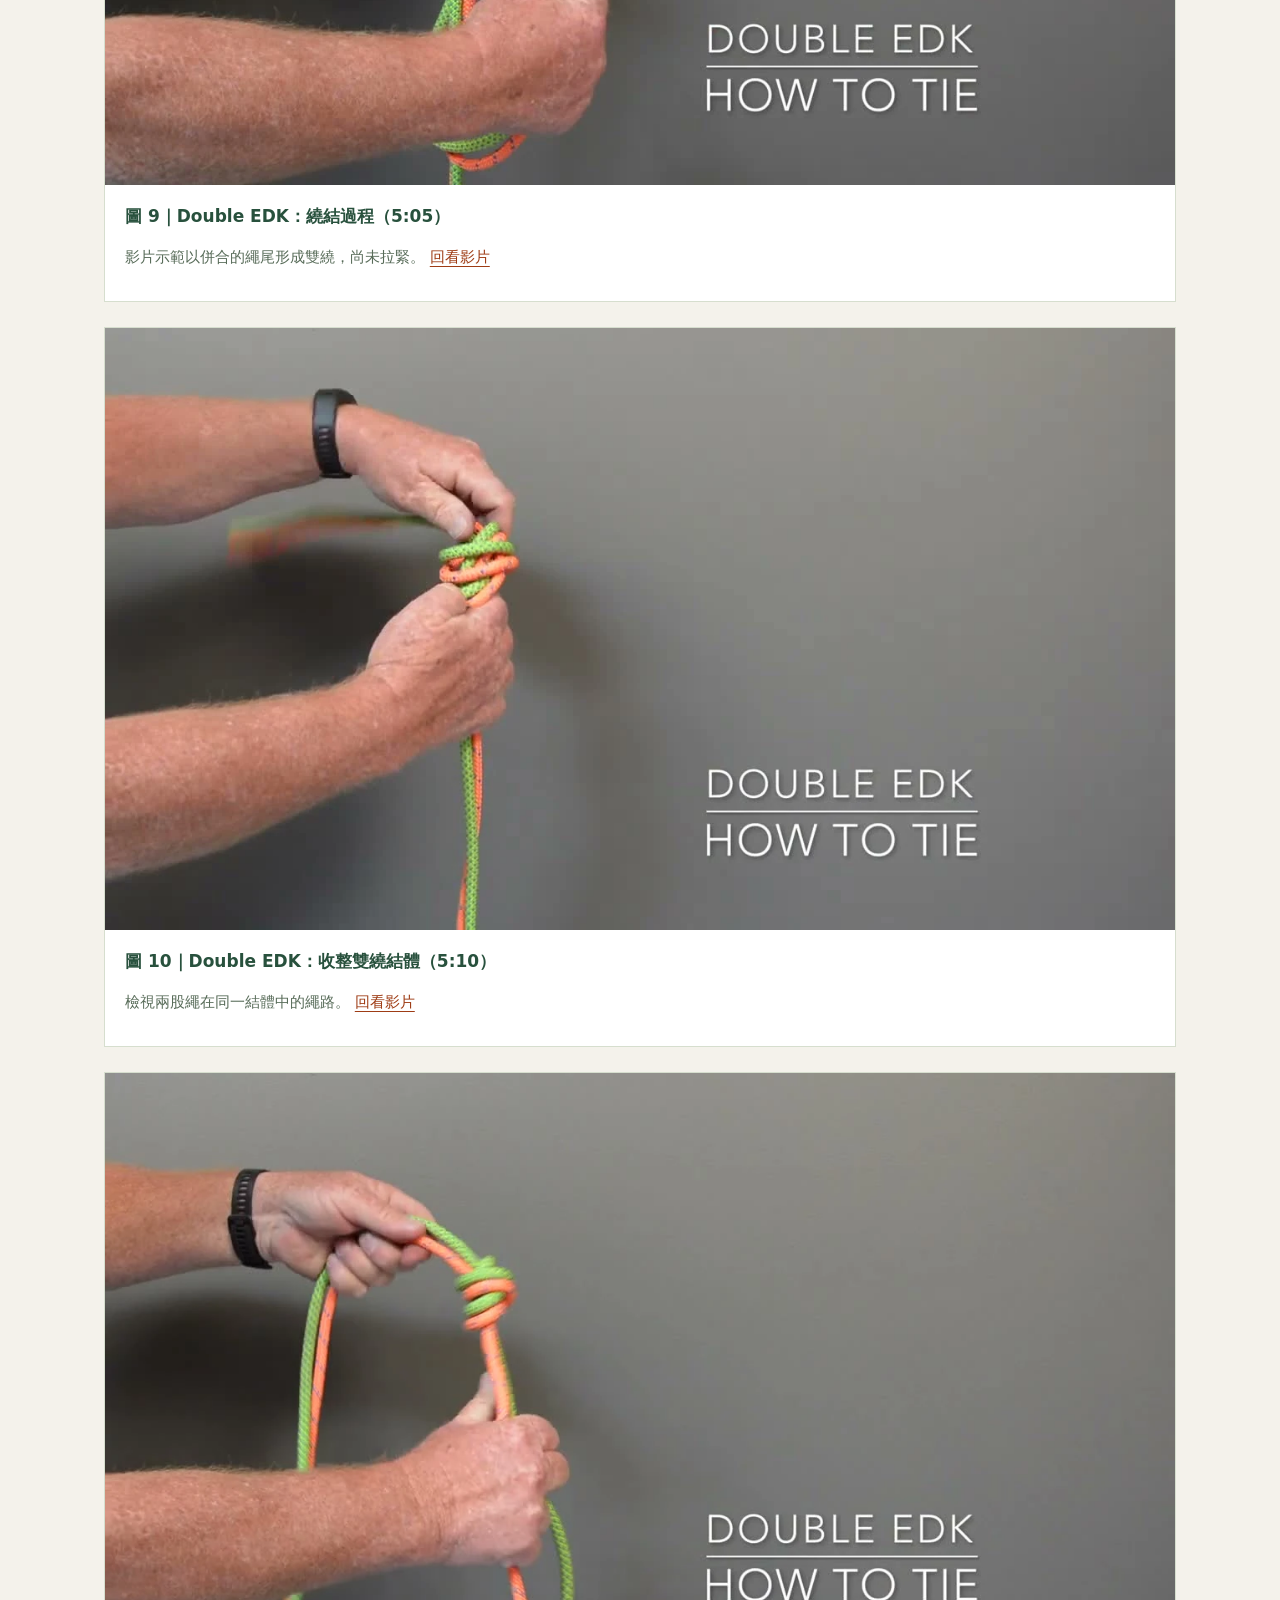
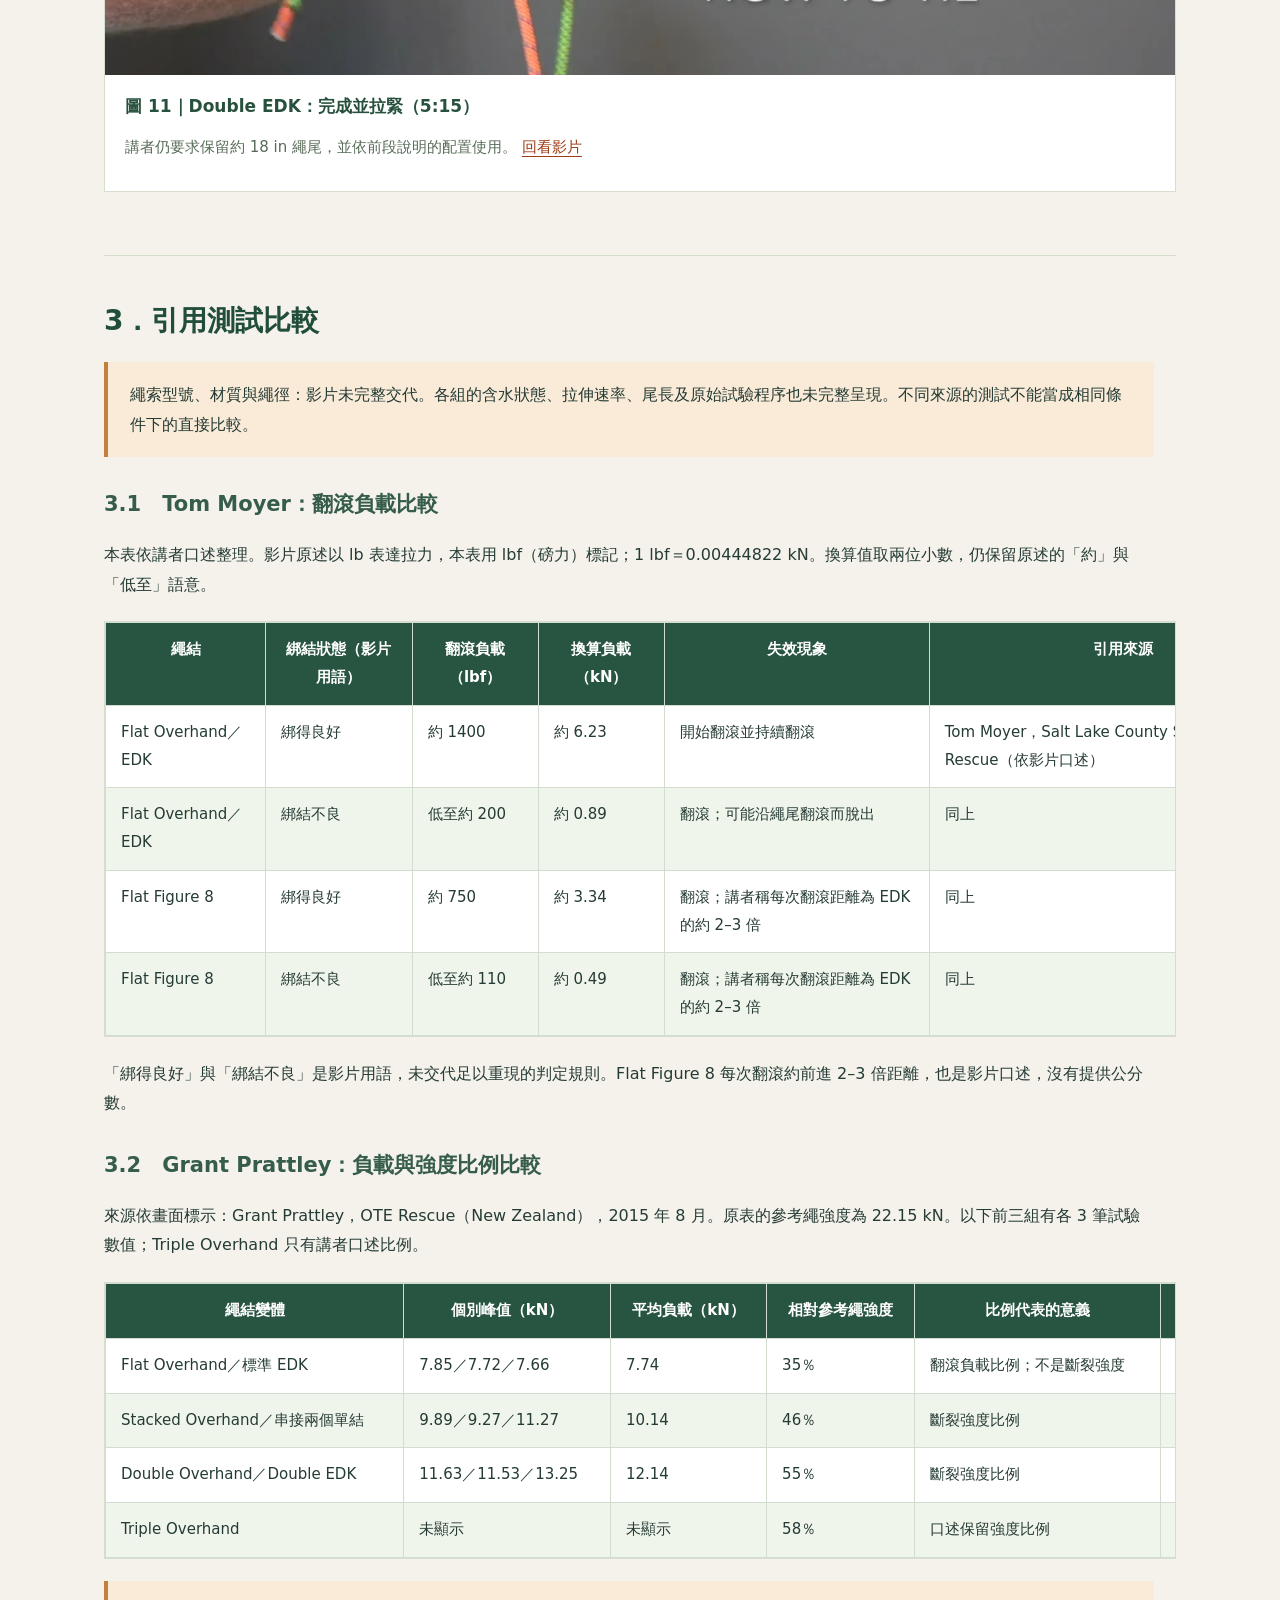
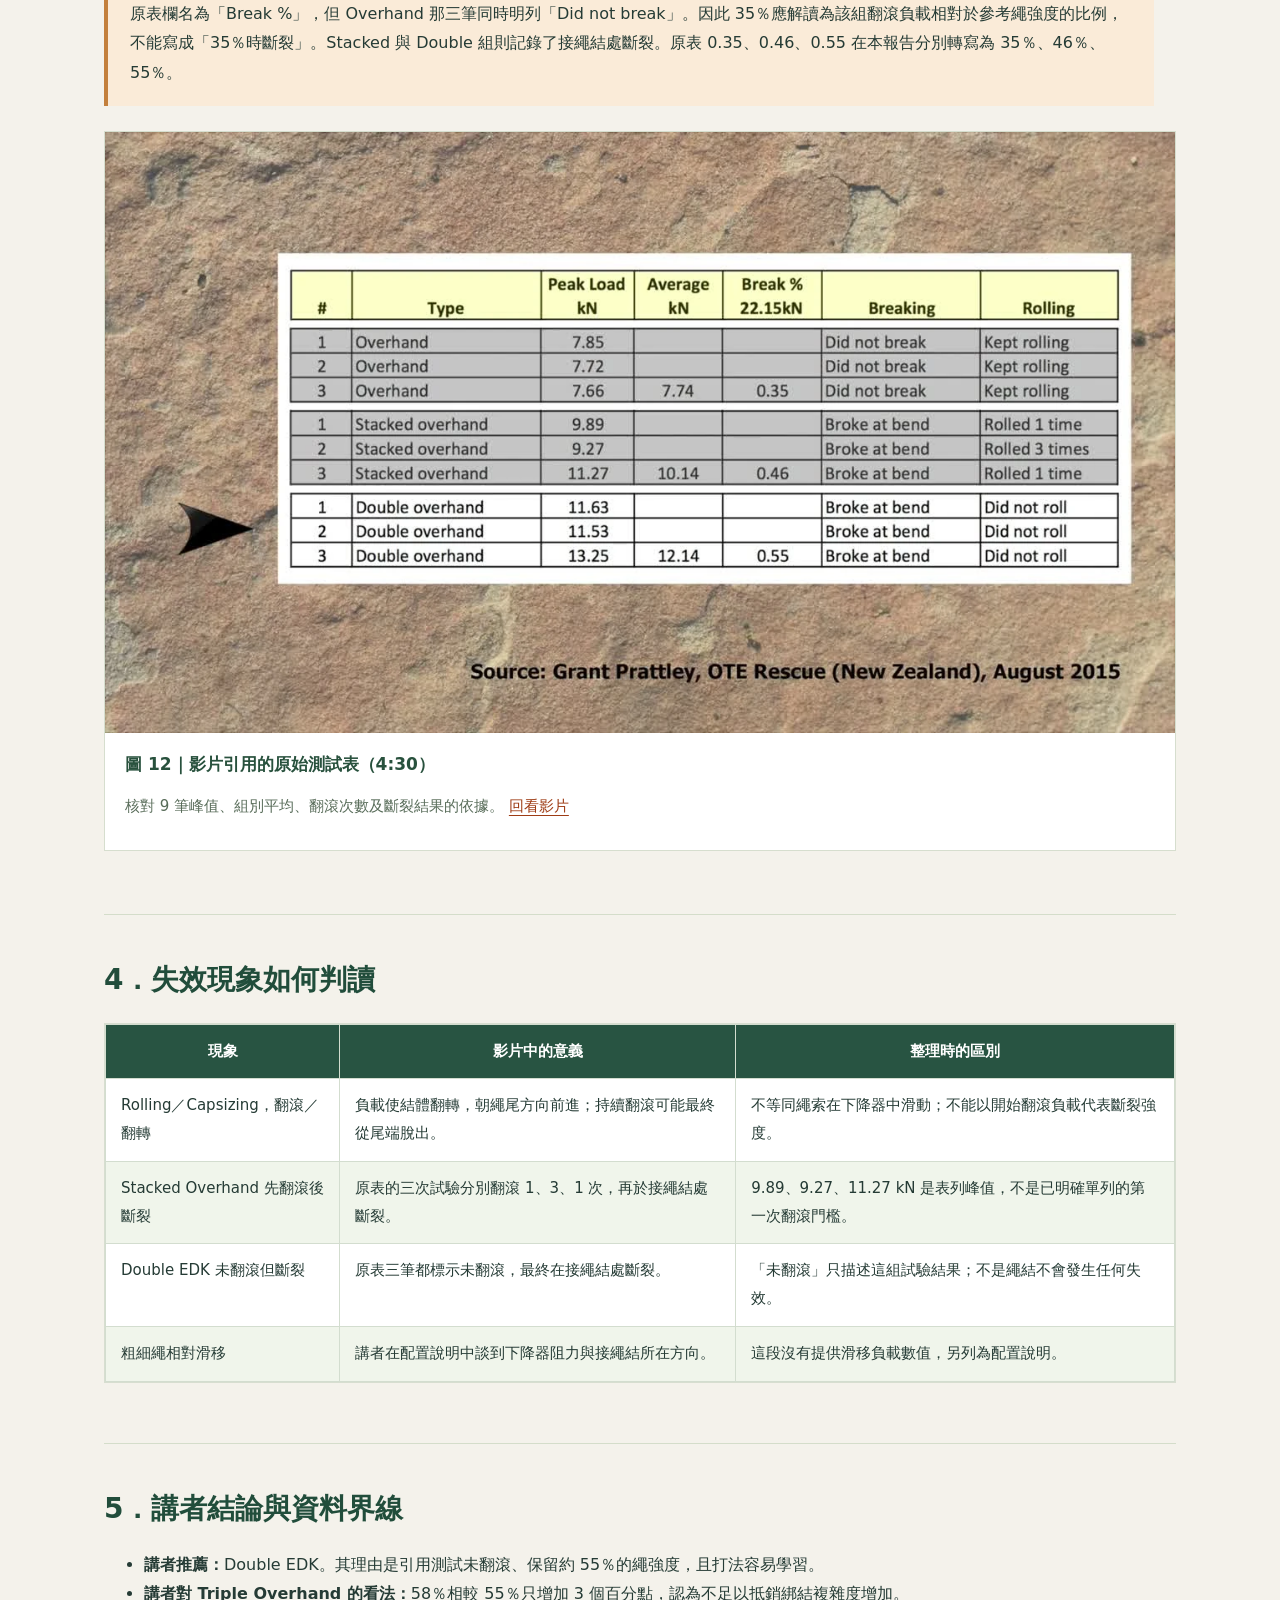
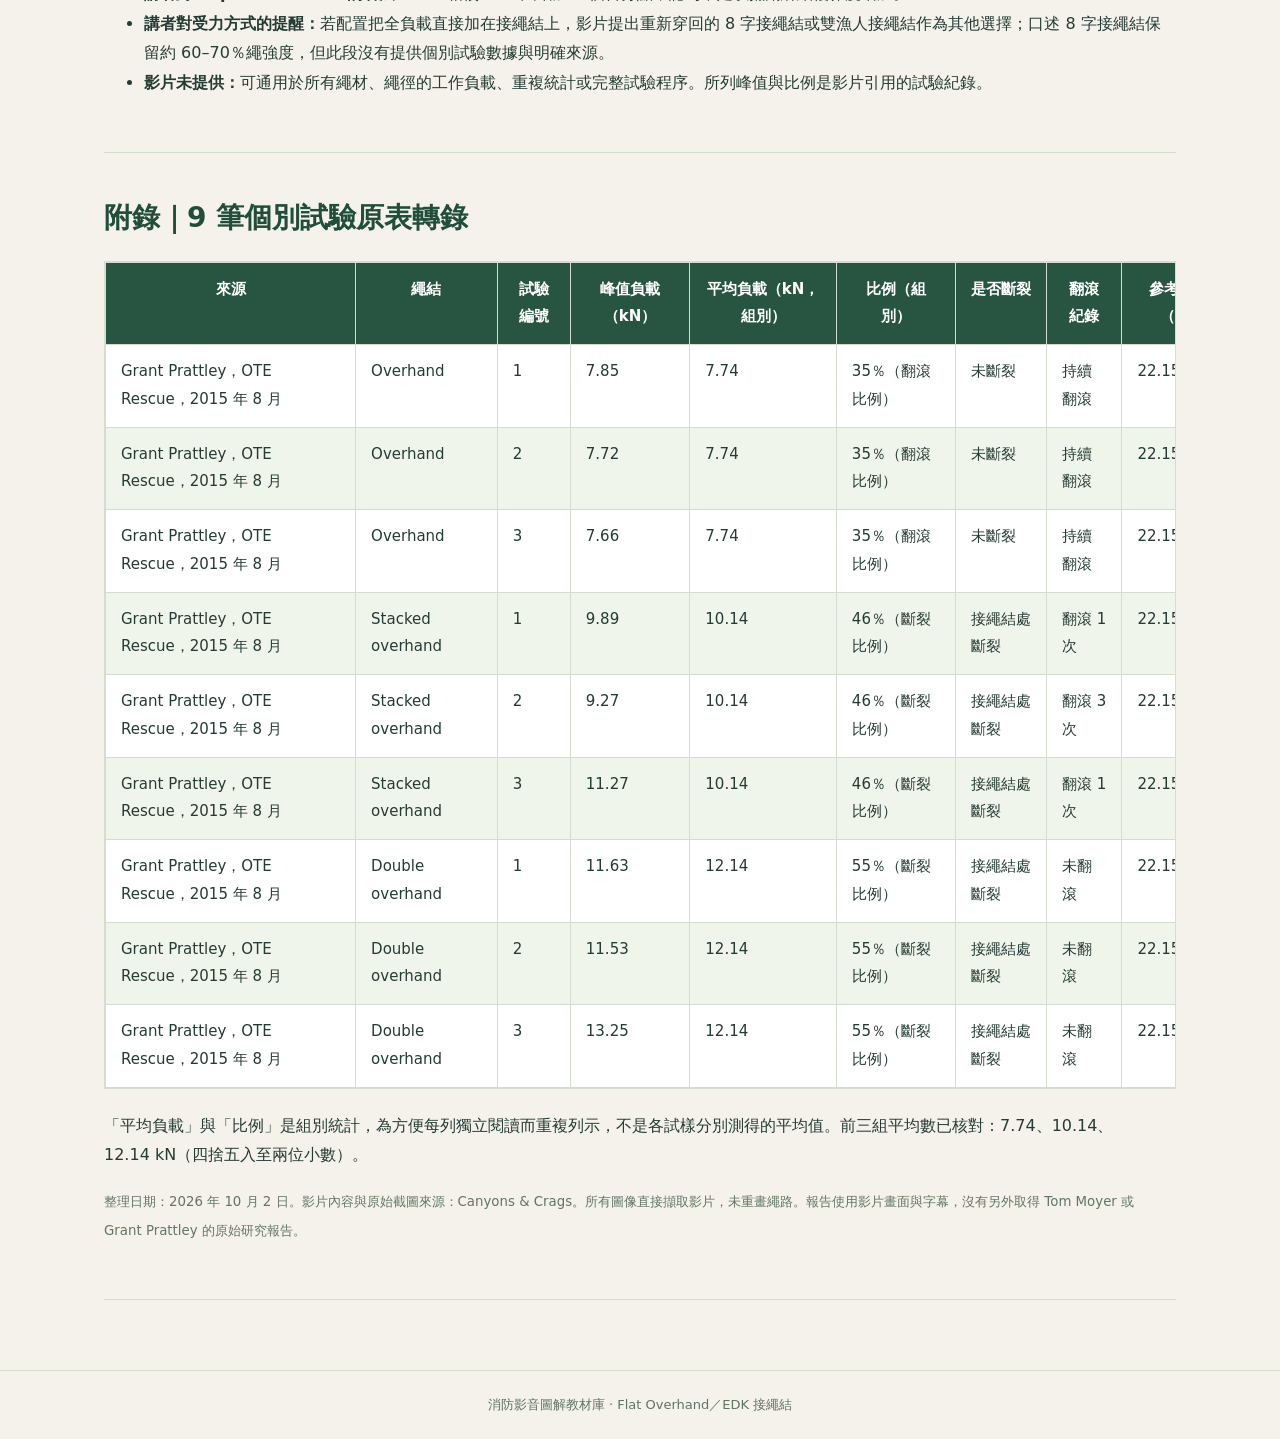
<file: flat-overhand-edk/index.html>
<!DOCTYPE html>
<html lang="zh-Hant"><head><meta charset="utf-8"/><meta content="width=device-width,initial-scale=1" name="viewport"/><title>Flat Overhand／EDK 接繩結｜打法與引用測試紀錄</title><meta content="EDK 接繩結圖解教材，保留打法、12 張原片畫面、翻滾與斷裂比較及 9 筆試驗紀錄。" name="description"/><link href="../assets/material.css" rel="stylesheet"/></head><body><header id="page-start"><div class="wrap"><div class="eyebrow">消防影音圖解教材庫 ／ 接繩結與測試判讀</div><h1>Flat Overhand／EDK 接繩結<br/>打法與引用測試紀錄</h1><p class="tag">影片整理｜打法、配置、翻滾負載與強度比例</p><p>來源：<a href="https://www.youtube.com/watch?v=GQn9m8ehffw" rel="noopener" target="_blank">Flat Overhand Knot – the European Knot of Death</a>。頻道：Canyons &amp; Crags；講者：Rich Carlson；發布日期：2017 年 5 月 22 日；片長：5:40。</p><p class="lead">影片介紹 EDK 用於連接兩條垂降繩的配置、翻滾失效及改良打法，並引用 Tom Moyer 與 Grant Prattley 的測試。本報告核對影片字幕及畫面，將實測數據、講者建議與未交代的條件分開呈現；沒有另外查證或補入原始研究報告的資料。</p>
<a class="home-link" href="../index.html">返回教材首頁</a></div></header><nav aria-label="章節導覽"><div class="navinner"><a href="#overview">影片重點</a><a href="#rigging">打法與配置</a><a href="#tests">引用測試比較</a><a href="#failure">失效現象如何判讀</a><a href="#conclusion">講者結論與資料界線</a><a href="#appendix">附錄｜9 筆個別試驗原表轉錄</a></div><div aria-label="目前閱讀位置" class="reading"><span class="reading-label">目前位置</span><span class="reading-title" id="reading-title"></span><span class="reading-sub" id="reading-sub"></span><span class="reading-count" id="reading-count"></span></div></nav><main><section data-title="影片重點" id="overview"><h2>1．影片重點</h2><ul><li>Flat Overhand 在片中也稱 European Death Knot，簡稱 EDK。以下以英文名稱辨識，避免不同中文繩結名稱造成混淆。</li><li>講者喜歡它的理由：回收繩索時，較不容易卡在岩縫或邊緣。</li><li>影片主要比較翻滾／翻轉（rolling／capsizing）與斷裂兩種失效結果；不是像前一部影片測量繩索在器材內持續滑動。</li><li>Double EDK 與 Stacked Overhand 是不同配置：前者在同一結體形成雙繞；後者是另加第二個單結。</li></ul>
</section><section data-title="打法與配置" id="rigging"><h2>2．打法與配置</h2><h3>2.1　片中示範的使用位置</h3><p>講者將接繩結放在垂降環旁。雙繩垂降時，負載分配於兩股繩；單股垂降的示範中，接繩結靠在垂降環上作為阻擋。這些是講者說明的使用情境；與把接繩結懸空、讓兩條繩端直接承受全負載的配置不同。</p><figure><button aria-label="放大：垂降環旁的雙繩配置" class="zoom" type="button"><img alt="垂降環旁的雙繩配置" height="720" loading="lazy" src="./assets/image-001.webp" width="1280"/></button><figcaption>圖 1｜垂降環旁的雙繩配置（1:05）</figcaption><p>講者說明負載分配於兩條垂降繩股；圖片保留整個錨點與繩索配置。 <a href="https://www.youtube.com/watch?v=GQn9m8ehffw&amp;t=65s" rel="noopener" target="_blank">回看影片</a></p></figure><figure><button aria-label="放大：單股垂降的阻擋配置" class="zoom" type="button"><img alt="單股垂降的阻擋配置" height="720" loading="lazy" src="./assets/image-002.webp" width="1280"/></button><figcaption>圖 2｜單股垂降的阻擋配置（1:20）</figcaption><p>講者說明接繩結靠在垂降環旁作為阻擋，另一側繩股不承載。 <a href="https://www.youtube.com/watch?v=GQn9m8ehffw&amp;t=80s" rel="noopener" target="_blank">回看影片</a></p></figure><h3>2.2　標準 EDK 的片中綁法</h3><ol><li>依講者示範，先把較粗的繩索穿過垂降環。</li><li>兩條繩尾併在一起，預留約 18 in 的尾長，在兩股繩上打成單結。</li><li>整理繩路，逐股預先拉緊，使結體緊密。</li></ol><p>18 in 換算為約 45.7 cm。這個數值是影片中講者提出的尾長；本報告沒有將它推廣成所有繩材與配置的通用標準。</p><figure><button aria-label="放大：兩條繩尾併合打單結" class="zoom" type="button"><img alt="兩條繩尾併合打單結" height="720" loading="lazy" src="./assets/image-003.webp" width="1280"/></button><figcaption>圖 3｜兩條繩尾併合打單結（1:40）</figcaption><p>這一段示範先將較粗繩穿入垂降環，再以兩條繩尾一起打結。 <a href="https://www.youtube.com/watch?v=GQn9m8ehffw&amp;t=100s" rel="noopener" target="_blank">回看影片</a></p></figure><figure><button aria-label="放大：整理結體並預先拉緊" class="zoom" type="button"><img alt="整理結體並預先拉緊" height="720" loading="lazy" src="./assets/image-004.webp" width="1280"/></button><figcaption>圖 4｜整理結體並預先拉緊（1:50）</figcaption><p>片中口述要求綁得整齊，並分別拉緊各股繩。 <a href="https://www.youtube.com/watch?v=GQn9m8ehffw&amp;t=110s" rel="noopener" target="_blank">回看影片</a></p></figure><figure><button aria-label="放大：Flat Overhand／標準 EDK 外形" class="zoom" type="button"><img alt="Flat Overhand／標準 EDK 外形" height="720" loading="lazy" src="./assets/image-005.webp" width="1280"/></button><figcaption>圖 5｜Flat Overhand／標準 EDK 外形（3:00）</figcaption><p>影片以單色繩示意結體及向同側伸出的繩尾。這是外形示意，沒有完整交代試驗繩材與繩徑。 <a href="https://www.youtube.com/watch?v=GQn9m8ehffw&amp;t=180s" rel="noopener" target="_blank">回看影片</a></p></figure><p>講者特別提醒粗細繩的方向：較粗繩在下降器中產生較多阻力，若接繩結位於垂降環的錯誤側，可能造成兩股繩相對滑移。這是配置說明，不是後面表格所列的繩結翻滾負載測試。</p><h3>2.3　變體外形與 Double EDK 打法</h3><figure><button aria-label="放大：Flat Figure 8 外形" class="zoom" type="button"><img alt="Flat Figure 8 外形" height="720" loading="lazy" src="./assets/image-006.webp" width="1280"/></button><figcaption>圖 6｜Flat Figure 8 外形（3:35）</figcaption><p>影片以此偏置 8 字結與 Flat Overhand 作比較；不要與重新穿回的 8 字接繩結混為一談。 <a href="https://www.youtube.com/watch?v=GQn9m8ehffw&amp;t=215s" rel="noopener" target="_blank">回看影片</a></p></figure><figure><button aria-label="放大：Stacked Overhand 外形" class="zoom" type="button"><img alt="Stacked Overhand 外形" height="720" loading="lazy" src="./assets/image-007.webp" width="1280"/></button><figcaption>圖 7｜Stacked Overhand 外形（4:10）</figcaption><p>在第一個單結之後再加第二個單結。片中引用測試顯示，這種配置仍可能翻滾。 <a href="https://www.youtube.com/watch?v=GQn9m8ehffw&amp;t=250s" rel="noopener" target="_blank">回看影片</a></p></figure><p>Double EDK 的近景示範從約 4:55 開始。講者把它描述成以兩股繩一起形成類似雙漁人結的結體；不是將兩個獨立單結串接。以下保留片中操作順序，完整動作可由時間連結回看。</p><figure><button aria-label="放大：Double EDK：兩條繩尾併在一起" class="zoom" type="button"><img alt="Double EDK：兩條繩尾併在一起" height="720" loading="lazy" src="./assets/image-008.webp" width="1280"/></button><figcaption>圖 8｜Double EDK：兩條繩尾併在一起（5:00）</figcaption><p>以兩股繩作為一組進行繞結。 <a href="https://www.youtube.com/watch?v=GQn9m8ehffw&amp;t=300s" rel="noopener" target="_blank">回看影片</a></p></figure><figure><button aria-label="放大：Double EDK：繞結過程" class="zoom" type="button"><img alt="Double EDK：繞結過程" height="720" loading="lazy" src="./assets/image-009.webp" width="1280"/></button><figcaption>圖 9｜Double EDK：繞結過程（5:05）</figcaption><p>影片示範以併合的繩尾形成雙繞，尚未拉緊。 <a href="https://www.youtube.com/watch?v=GQn9m8ehffw&amp;t=305s" rel="noopener" target="_blank">回看影片</a></p></figure><figure><button aria-label="放大：Double EDK：收整雙繞結體" class="zoom" type="button"><img alt="Double EDK：收整雙繞結體" height="720" loading="lazy" src="./assets/image-010.webp" width="1280"/></button><figcaption>圖 10｜Double EDK：收整雙繞結體（5:10）</figcaption><p>檢視兩股繩在同一結體中的繩路。 <a href="https://www.youtube.com/watch?v=GQn9m8ehffw&amp;t=310s" rel="noopener" target="_blank">回看影片</a></p></figure><figure><button aria-label="放大：Double EDK：完成並拉緊" class="zoom" type="button"><img alt="Double EDK：完成並拉緊" height="720" loading="lazy" src="./assets/image-011.webp" width="1280"/></button><figcaption>圖 11｜Double EDK：完成並拉緊（5:15）</figcaption><p>講者仍要求保留約 18 in 繩尾，並依前段說明的配置使用。 <a href="https://www.youtube.com/watch?v=GQn9m8ehffw&amp;t=315s" rel="noopener" target="_blank">回看影片</a></p></figure></section><section data-title="引用測試比較" id="tests"><h2>3．引用測試比較</h2><p class="note">繩索型號、材質與繩徑：影片未完整交代。各組的含水狀態、拉伸速率、尾長及原始試驗程序也未完整呈現。不同來源的測試不能當成相同條件下的直接比較。</p><h3>3.1　Tom Moyer：翻滾負載比較</h3><p>本表依講者口述整理。影片原述以 lb 表達拉力，本表用 lbf（磅力）標記；1 lbf＝0.00444822 kN。換算值取兩位小數，仍保留原述的「約」與「低至」語意。</p><div class="tablewrap"><table class="wide"><thead><tr><th>繩結</th><th>綁結狀態（影片用語）</th><th>翻滾負載（lbf）</th><th>換算負載（kN）</th><th>失效現象</th><th>引用來源</th><th>影片時間</th><th>繩索型號／材質／繩徑</th></tr></thead><tbody><tr><td>Flat Overhand／EDK</td><td>綁得良好</td><td>約 1400</td><td>約 6.23</td><td>開始翻滾並持續翻滾</td><td>Tom Moyer，Salt Lake County Search and Rescue（依影片口述）</td><td>3:04–3:20</td><td>未交代</td></tr><tr><td>Flat Overhand／EDK</td><td>綁結不良</td><td>低至約 200</td><td>約 0.89</td><td>翻滾；可能沿繩尾翻滾而脫出</td><td>同上</td><td>3:04–3:20</td><td>未交代</td></tr><tr><td>Flat Figure 8</td><td>綁得良好</td><td>約 750</td><td>約 3.34</td><td>翻滾；講者稱每次翻滾距離為 EDK 的約 2–3 倍</td><td>同上</td><td>3:21–3:41</td><td>未交代</td></tr><tr><td>Flat Figure 8</td><td>綁結不良</td><td>低至約 110</td><td>約 0.49</td><td>翻滾；講者稱每次翻滾距離為 EDK 的約 2–3 倍</td><td>同上</td><td>3:21–3:41</td><td>未交代</td></tr></tbody></table></div><p>「綁得良好」與「綁結不良」是影片用語，未交代足以重現的判定規則。Flat Figure 8 每次翻滾約前進 2–3 倍距離，也是影片口述，沒有提供公分數。</p><h3>3.2　Grant Prattley：負載與強度比例比較</h3><p>來源依畫面標示：Grant Prattley，OTE Rescue（New Zealand），2015 年 8 月。原表的參考繩強度為 22.15 kN。以下前三組有各 3 筆試驗數值；Triple Overhand 只有講者口述比例。</p><div class="tablewrap"><table class="wide"><thead><tr><th>繩結變體</th><th>個別峰值（kN）</th><th>平均負載（kN）</th><th>相對參考繩強度</th><th>比例代表的意義</th><th>翻滾／斷裂結果</th><th>影片時間</th></tr></thead><tbody><tr><td>Flat Overhand／標準 EDK</td><td>7.85／7.72／7.66</td><td>7.74</td><td>35％</td><td>翻滾負載比例；不是斷裂強度</td><td>持續翻滾，未斷裂</td><td>3:42–4:03</td></tr><tr><td>Stacked Overhand／串接兩個單結</td><td>9.89／9.27／11.27</td><td>10.14</td><td>46％</td><td>斷裂強度比例</td><td>各試樣先翻滾，再於接繩結處斷裂</td><td>4:04–4:20</td></tr><tr><td>Double Overhand／Double EDK</td><td>11.63／11.53／13.25</td><td>12.14</td><td>55％</td><td>斷裂強度比例</td><td>未翻滾，於接繩結處斷裂</td><td>4:21–4:34</td></tr><tr><td>Triple Overhand</td><td>未顯示</td><td>未顯示</td><td>58％</td><td>口述保留強度比例</td><td>影片未交代個別試驗及失效型態</td><td>4:35–4:50</td></tr></tbody></table></div><p class="note">原表欄名為「Break %」，但 Overhand 那三筆同時明列「Did not break」。因此 35％應解讀為該組翻滾負載相對於參考繩強度的比例，不能寫成「35％時斷裂」。Stacked 與 Double 組則記錄了接繩結處斷裂。原表 0.35、0.46、0.55 在本報告分別轉寫為 35％、46％、55％。</p><figure><button aria-label="放大：影片引用的原始測試表" class="zoom" type="button"><img alt="影片引用的原始測試表" height="720" loading="lazy" src="./assets/image-012.webp" width="1280"/></button><figcaption>圖 12｜影片引用的原始測試表（4:30）</figcaption><p>核對 9 筆峰值、組別平均、翻滾次數及斷裂結果的依據。 <a href="https://www.youtube.com/watch?v=GQn9m8ehffw&amp;t=270s" rel="noopener" target="_blank">回看影片</a></p></figure></section><section data-title="失效現象如何判讀" id="failure"><h2>4．失效現象如何判讀</h2><div class="tablewrap"><table><thead><tr><th>現象</th><th>影片中的意義</th><th>整理時的區別</th></tr></thead><tbody><tr><td>Rolling／Capsizing，翻滾／翻轉</td><td>負載使結體翻轉，朝繩尾方向前進；持續翻滾可能最終從尾端脫出。</td><td>不等同繩索在下降器中滑動；不能以開始翻滾負載代表斷裂強度。</td></tr><tr><td>Stacked Overhand 先翻滾後斷裂</td><td>原表的三次試驗分別翻滾 1、3、1 次，再於接繩結處斷裂。</td><td>9.89、9.27、11.27 kN 是表列峰值，不是已明確單列的第一次翻滾門檻。</td></tr><tr><td>Double EDK 未翻滾但斷裂</td><td>原表三筆都標示未翻滾，最終在接繩結處斷裂。</td><td>「未翻滾」只描述這組試驗結果；不是繩結不會發生任何失效。</td></tr><tr><td>粗細繩相對滑移</td><td>講者在配置說明中談到下降器阻力與接繩結所在方向。</td><td>這段沒有提供滑移負載數值，另列為配置說明。</td></tr></tbody></table></div></section><section data-title="講者結論與資料界線" id="conclusion"><h2>5．講者結論與資料界線</h2><ul><li><strong>講者推薦：</strong>Double EDK。其理由是引用測試未翻滾、保留約 55％的繩強度，且打法容易學習。</li><li><strong>講者對 Triple Overhand 的看法：</strong>58％相較 55％只增加 3 個百分點，認為不足以抵銷綁結複雜度增加。</li><li><strong>講者對受力方式的提醒：</strong>若配置把全負載直接加在接繩結上，影片提出重新穿回的 8 字接繩結或雙漁人接繩結作為其他選擇；口述 8 字接繩結保留約 60–70％繩強度，但此段沒有提供個別試驗數據與明確來源。</li><li><strong>影片未提供：</strong>可通用於所有繩材、繩徑的工作負載、重複統計或完整試驗程序。所列峰值與比例是影片引用的試驗紀錄。</li></ul></section><section data-title="附錄｜9 筆個別試驗原表轉錄" id="appendix"><h2>附錄｜9 筆個別試驗原表轉錄</h2><div class="tablewrap"><table class="wide"><thead><tr><th>來源</th><th>繩結</th><th>試驗編號</th><th>峰值負載（kN）</th><th>平均負載（kN，組別）</th><th>比例（組別）</th><th>是否斷裂</th><th>翻滾紀錄</th><th>參考繩強度（kN）</th><th>繩索型號／材質／繩徑</th><th>影片畫面</th></tr></thead><tbody><tr><td>Grant Prattley，OTE Rescue，2015 年 8 月</td><td>Overhand</td><td>1</td><td>7.85</td><td>7.74</td><td>35％（翻滾比例）</td><td>未斷裂</td><td>持續翻滾</td><td>22.15</td><td>未交代</td><td>3:45、4:20、4:30 等原表畫面</td></tr><tr><td>Grant Prattley，OTE Rescue，2015 年 8 月</td><td>Overhand</td><td>2</td><td>7.72</td><td>7.74</td><td>35％（翻滾比例）</td><td>未斷裂</td><td>持續翻滾</td><td>22.15</td><td>未交代</td><td>3:45、4:20、4:30 等原表畫面</td></tr><tr><td>Grant Prattley，OTE Rescue，2015 年 8 月</td><td>Overhand</td><td>3</td><td>7.66</td><td>7.74</td><td>35％（翻滾比例）</td><td>未斷裂</td><td>持續翻滾</td><td>22.15</td><td>未交代</td><td>3:45、4:20、4:30 等原表畫面</td></tr><tr><td>Grant Prattley，OTE Rescue，2015 年 8 月</td><td>Stacked overhand</td><td>1</td><td>9.89</td><td>10.14</td><td>46％（斷裂比例）</td><td>接繩結處斷裂</td><td>翻滾 1 次</td><td>22.15</td><td>未交代</td><td>3:45、4:20、4:30 等原表畫面</td></tr><tr><td>Grant Prattley，OTE Rescue，2015 年 8 月</td><td>Stacked overhand</td><td>2</td><td>9.27</td><td>10.14</td><td>46％（斷裂比例）</td><td>接繩結處斷裂</td><td>翻滾 3 次</td><td>22.15</td><td>未交代</td><td>3:45、4:20、4:30 等原表畫面</td></tr><tr><td>Grant Prattley，OTE Rescue，2015 年 8 月</td><td>Stacked overhand</td><td>3</td><td>11.27</td><td>10.14</td><td>46％（斷裂比例）</td><td>接繩結處斷裂</td><td>翻滾 1 次</td><td>22.15</td><td>未交代</td><td>3:45、4:20、4:30 等原表畫面</td></tr><tr><td>Grant Prattley，OTE Rescue，2015 年 8 月</td><td>Double overhand</td><td>1</td><td>11.63</td><td>12.14</td><td>55％（斷裂比例）</td><td>接繩結處斷裂</td><td>未翻滾</td><td>22.15</td><td>未交代</td><td>3:45、4:20、4:30 等原表畫面</td></tr><tr><td>Grant Prattley，OTE Rescue，2015 年 8 月</td><td>Double overhand</td><td>2</td><td>11.53</td><td>12.14</td><td>55％（斷裂比例）</td><td>接繩結處斷裂</td><td>未翻滾</td><td>22.15</td><td>未交代</td><td>3:45、4:20、4:30 等原表畫面</td></tr><tr><td>Grant Prattley，OTE Rescue，2015 年 8 月</td><td>Double overhand</td><td>3</td><td>13.25</td><td>12.14</td><td>55％（斷裂比例）</td><td>接繩結處斷裂</td><td>未翻滾</td><td>22.15</td><td>未交代</td><td>3:45、4:20、4:30 等原表畫面</td></tr></tbody></table></div><p>「平均負載」與「比例」是組別統計，為方便每列獨立閱讀而重複列示，不是各試樣分別測得的平均值。前三組平均數已核對：7.74、10.14、12.14 kN（四捨五入至兩位小數）。</p><p><small>整理日期：2026 年 10 月 2 日。影片內容與原始截圖來源：Canyons &amp; Crags。所有圖像直接擷取影片，未重畫繩路。報告使用影片畫面與字幕，沒有另外取得 Tom Moyer 或 Grant Prattley 的原始研究報告。</small></p></section></main><footer>消防影音圖解教材庫 · Flat Overhand／EDK 接繩結</footer><a class="backtop" href="#page-start">↑ 頁首</a><dialog aria-label="原始畫面放大" id="lightbox"><button id="close-lightbox" type="button">關閉 ✕</button><img alt=""/></dialog><script defer="" src="../assets/material.js"></script></body></html>
</file>
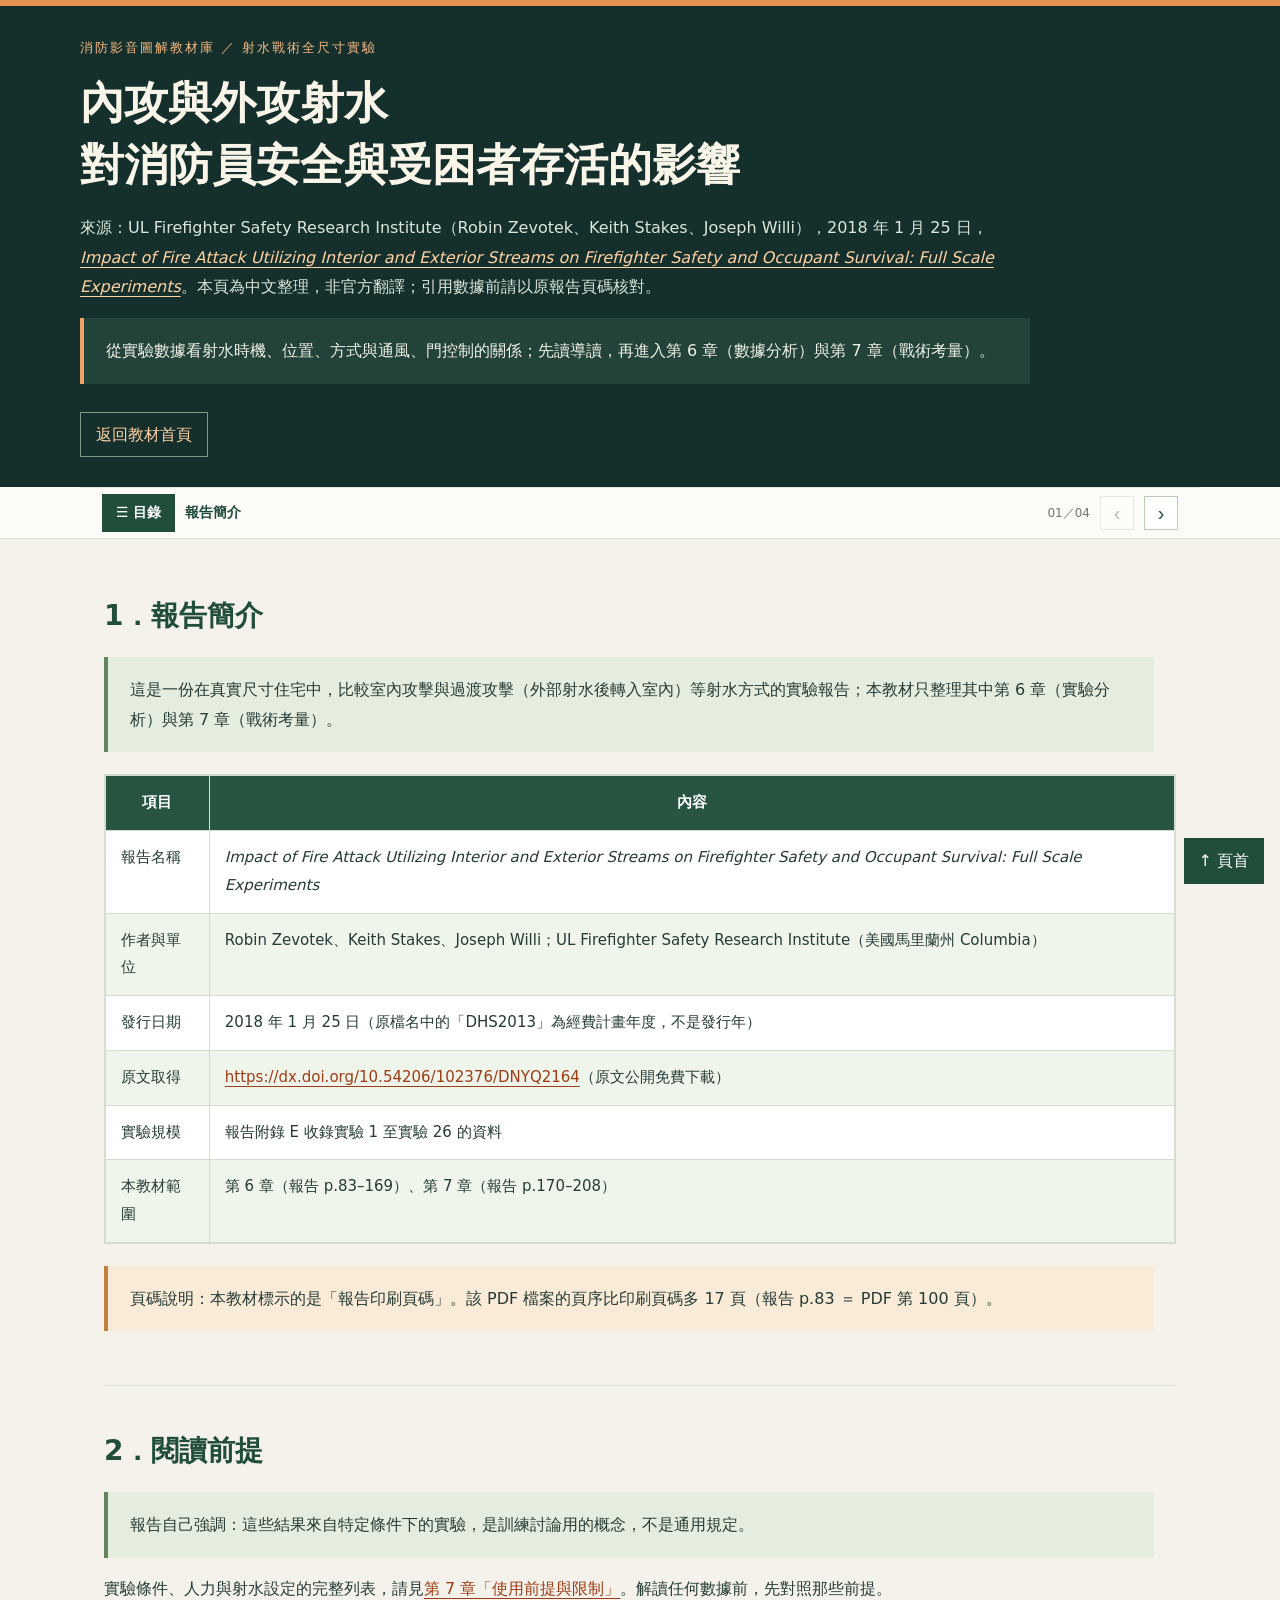
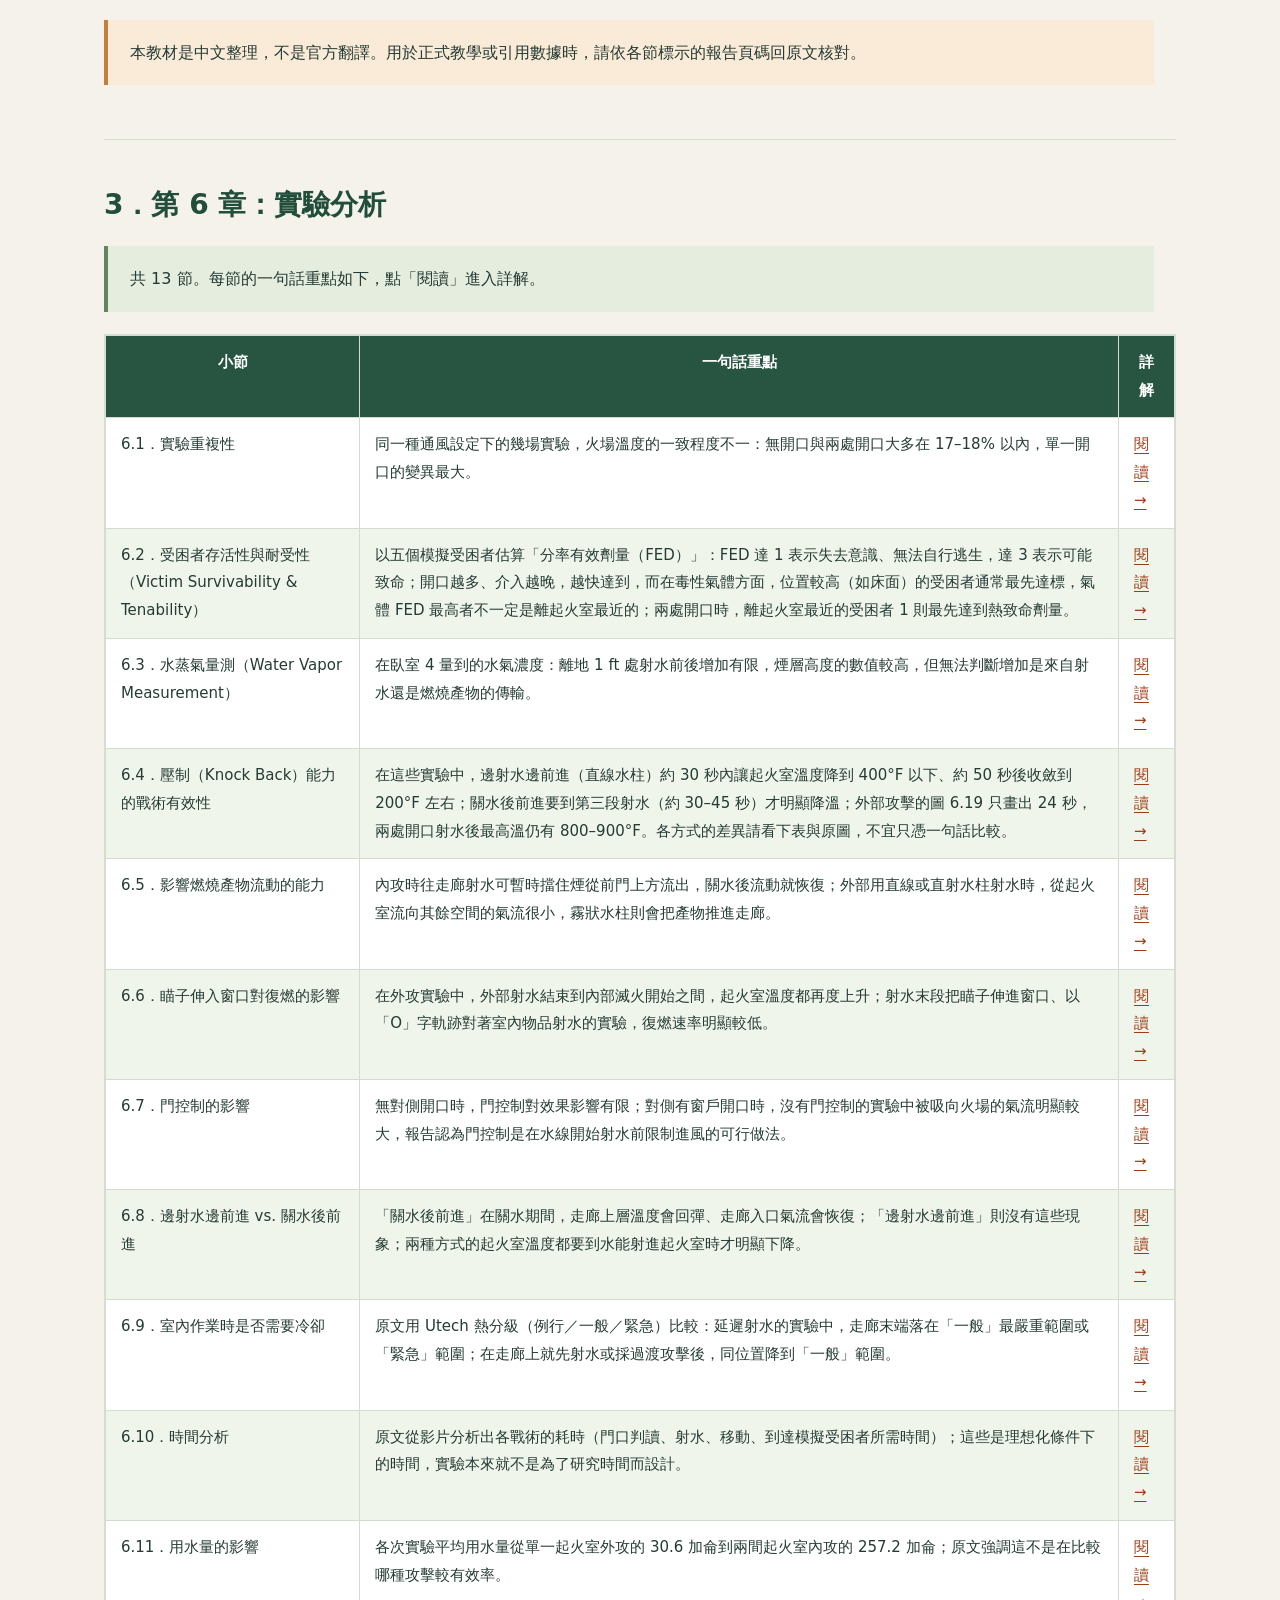
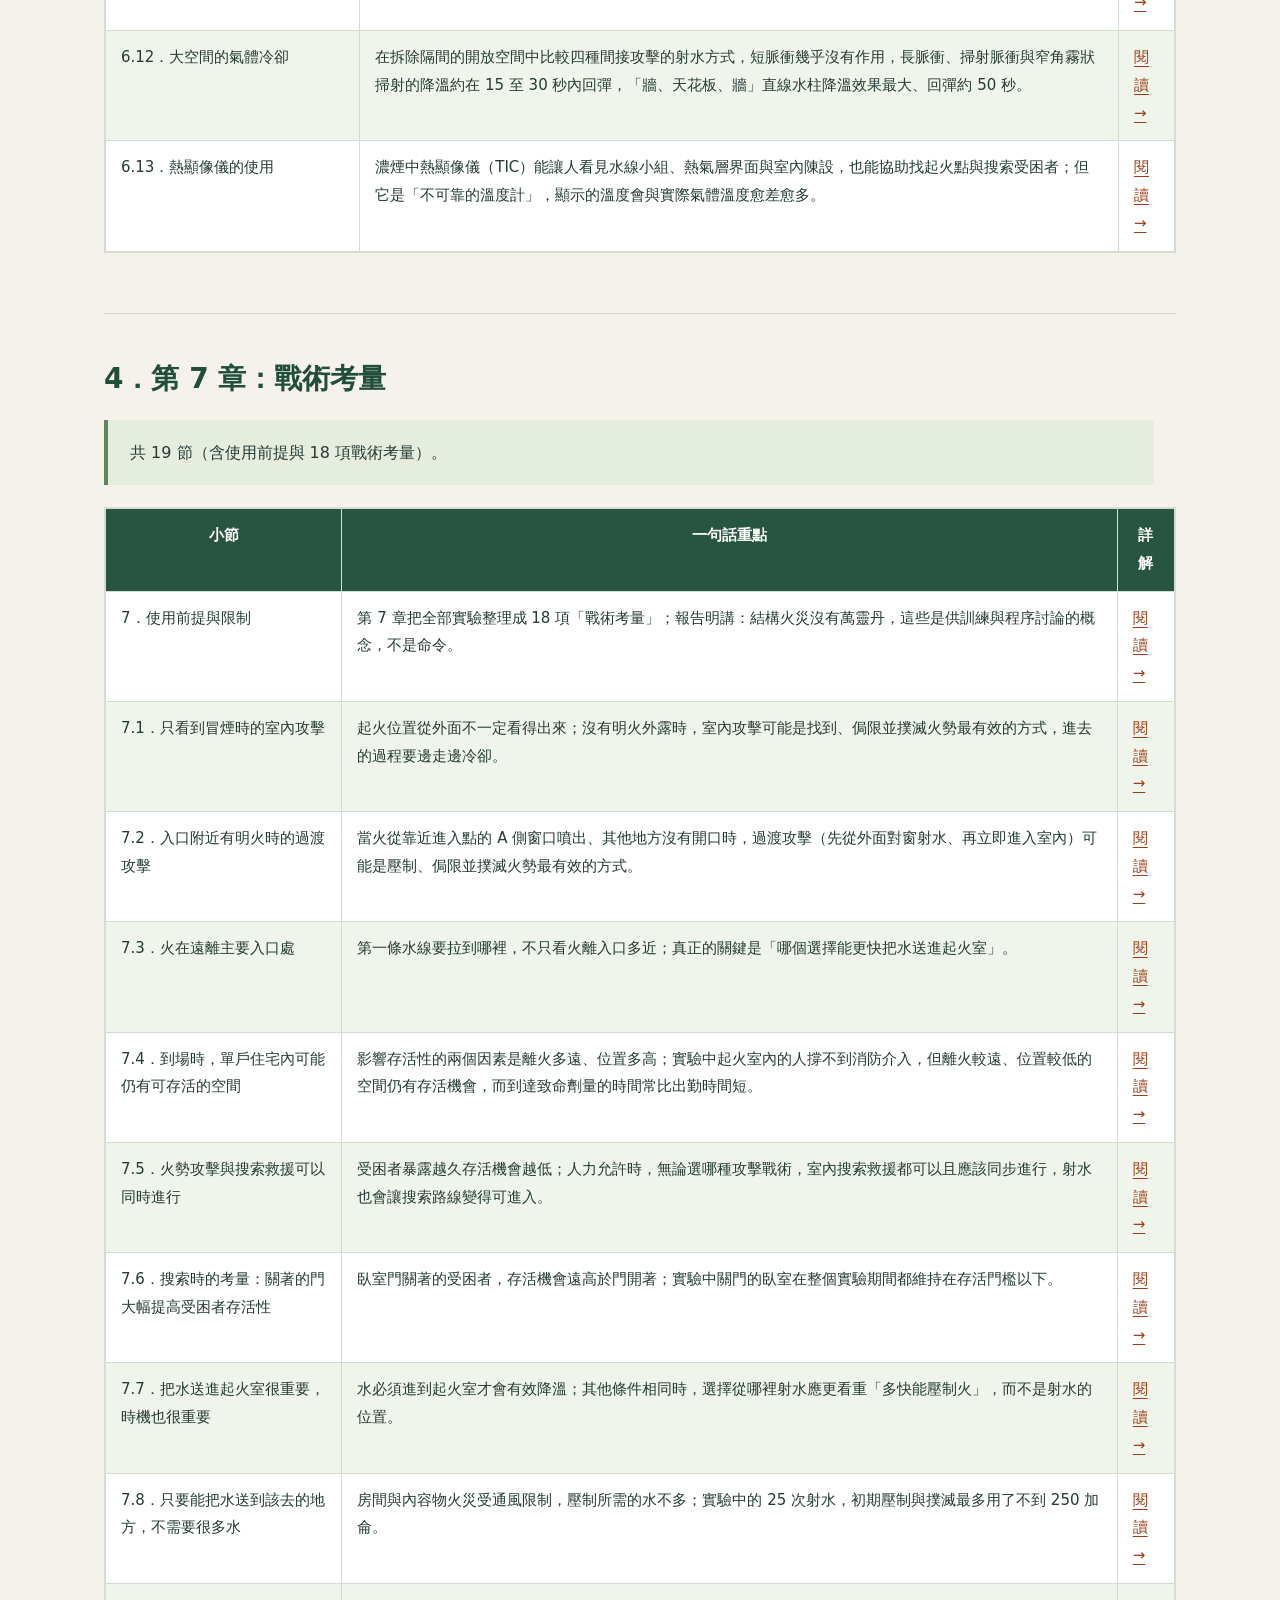
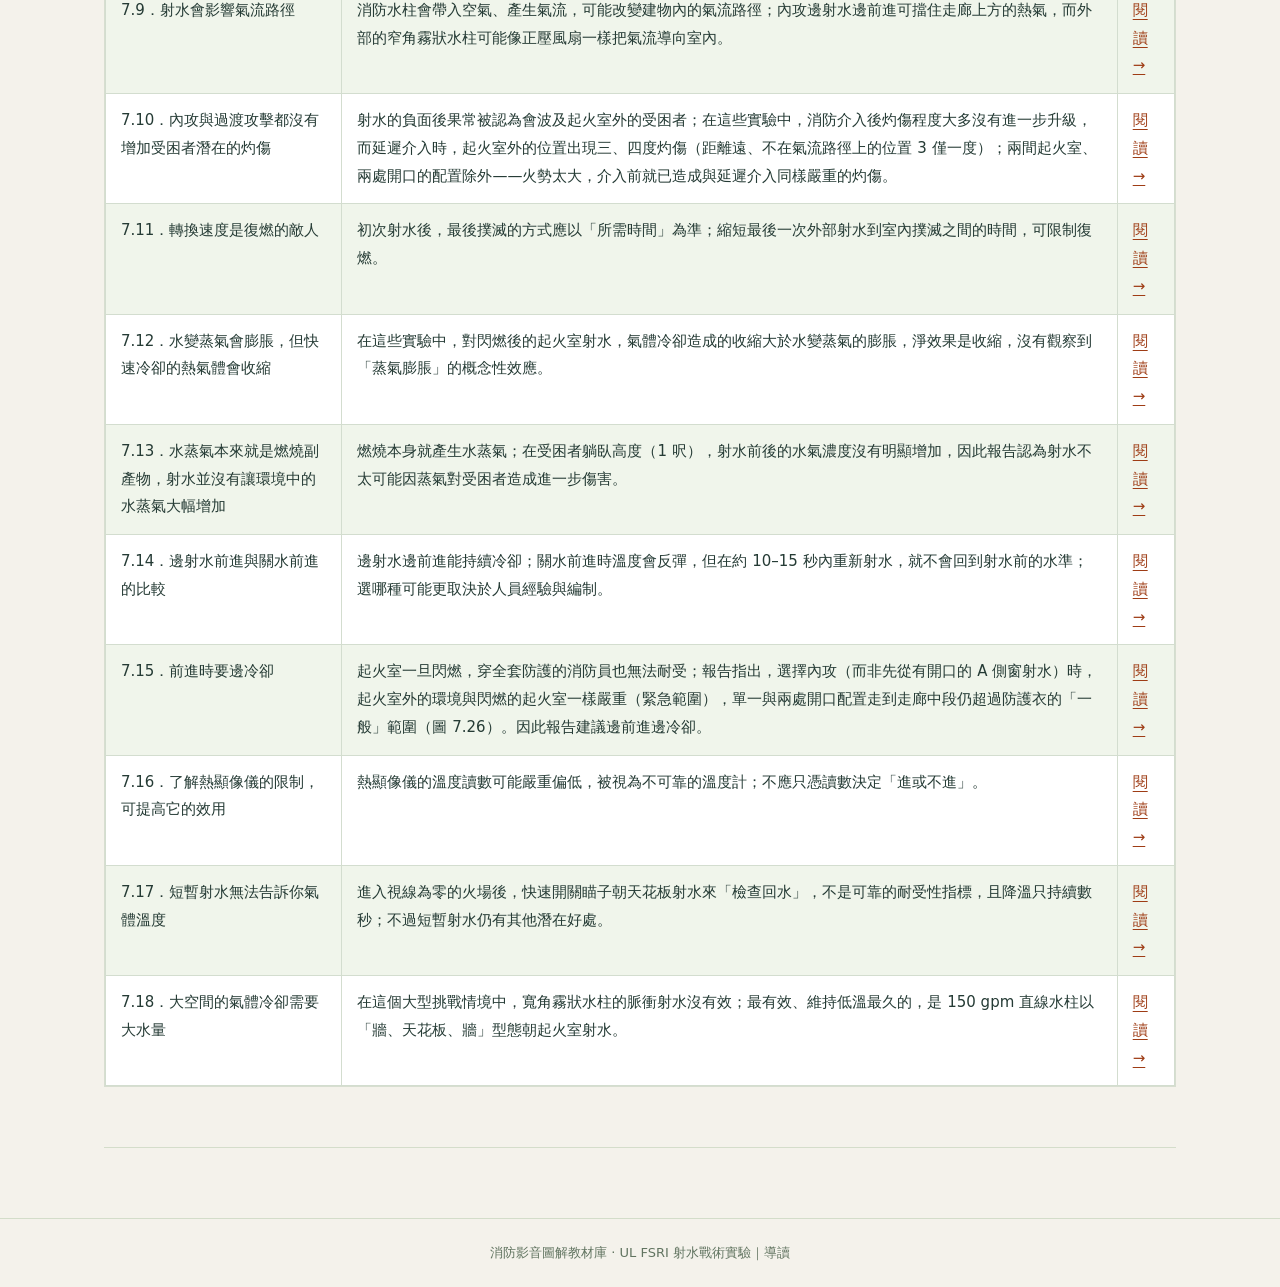
<file: fsri-dhs2013/index.html>
<!DOCTYPE html>
<html lang="zh-Hant"><head><meta charset="utf-8"/><meta content="width=device-width,initial-scale=1" name="viewport"/><meta content="內攻與外攻射水對消防員安全與受困者存活的影響：全尺寸實驗：UL FSRI 報告第 6、7 章中文導讀，含實驗分析、18 項戰術考量與原圖。" name="description"/><title>內攻與外攻射水對消防員安全與受困者存活的影響：全尺寸實驗｜導讀</title><link href="../assets/material.css" rel="stylesheet"/><link href="./assets/toc.css" rel="stylesheet"/></head><body><header id="page-start"><div class="wrap"><div class="eyebrow">消防影音圖解教材庫 ／ 射水戰術全尺寸實驗</div><h1>內攻與外攻射水<br/>對消防員安全與受困者存活的影響</h1><p>來源：UL Fireﬁghter Safety Research Institute（Robin Zevotek、Keith Stakes、Joseph Willi），2018 年 1 月 25 日，<a href="https://dx.doi.org/10.54206/102376/DNYQ2164" rel="noopener" target="_blank"><em>Impact of Fire Attack Utilizing Interior and Exterior Streams on Firefighter Safety and Occupant Survival: Full Scale Experiments</em></a>。本頁為中文整理，非官方翻譯；引用數據前請以原報告頁碼核對。</p><p class="lead">從實驗數據看射水時機、位置、方式與通風、門控制的關係；先讀導讀，再進入第 6 章（數據分析）與第 7 章（戰術考量）。</p>
<a class="home-link" href="../index.html">返回教材首頁</a></div></header><nav aria-label="章節導覽"><div aria-label="章節目錄" class="navinner" id="toc-panel"><a href="#about"><span class="tn">1</span><span>報告簡介</span></a><a href="#premise"><span class="tn">2</span><span>閱讀前提</span></a><a href="#map6"><span class="tn">3</span><span>第6章對照</span></a><a href="#map7"><span class="tn">4</span><span>第7章對照</span></a></div><div aria-label="目前閱讀位置" class="reading"><button aria-controls="toc-panel" aria-expanded="false" class="toc-btn" id="toc-btn" type="button">☰ 目錄</button><span class="reading-label">目前位置</span><span class="reading-title" id="reading-title"></span><span class="reading-sub" id="reading-sub"></span><span class="reading-count" id="reading-count"></span><button aria-label="上一節" class="toc-step" id="toc-prev" type="button">‹</button><button aria-label="下一節" class="toc-step" id="toc-next" type="button">›</button></div></nav><main><section data-title="報告簡介" id="about"><h2>1．報告簡介</h2>
<p class="lead">這是一份在真實尺寸住宅中，比較室內攻擊與過渡攻擊（外部射水後轉入室內）等射水方式的實驗報告；本教材只整理其中第 6 章（實驗分析）與第 7 章（戰術考量）。</p>
<div class="tablewrap"><table><thead><tr><th>項目</th><th>內容</th></tr></thead><tbody>
<tr><td>報告名稱</td><td><em>Impact of Fire Attack Utilizing Interior and Exterior Streams on Firefighter Safety and Occupant Survival: Full Scale Experiments</em></td></tr>
<tr><td>作者與單位</td><td>Robin Zevotek、Keith Stakes、Joseph Willi；UL Fireﬁghter Safety Research Institute（美國馬里蘭州 Columbia）</td></tr>
<tr><td>發行日期</td><td>2018 年 1 月 25 日（原檔名中的「DHS2013」為經費計畫年度，不是發行年）</td></tr>
<tr><td>原文取得</td><td><a href="https://dx.doi.org/10.54206/102376/DNYQ2164" rel="noopener" target="_blank">https://dx.doi.org/10.54206/102376/DNYQ2164</a>（原文公開免費下載）</td></tr>
<tr><td>實驗規模</td><td>報告附錄 E 收錄實驗 1 至實驗 26 的資料</td></tr>
<tr><td>本教材範圍</td><td>第 6 章（報告 p.83–169）、第 7 章（報告 p.170–208）</td></tr>
</tbody></table></div>
<p class="note">頁碼說明：本教材標示的是「報告印刷頁碼」。該 PDF 檔案的頁序比印刷頁碼多 17 頁（報告 p.83 ＝ PDF 第 100 頁）。</p></section><section data-title="閱讀前提" id="premise"><h2>2．閱讀前提</h2>
<p class="lead">報告自己強調：這些結果來自特定條件下的實驗，是訓練討論用的概念，不是通用規定。</p>
<p>實驗條件、人力與射水設定的完整列表，請見<a href="./chapter7/#s7-0">第 7 章「使用前提與限制」</a>。解讀任何數據前，先對照那些前提。</p>
<p class="note">本教材是中文整理，不是官方翻譯。用於正式教學或引用數據時，請依各節標示的報告頁碼回原文核對。</p></section><section data-title="第6章對照" id="map6"><h2>3．第 6 章：實驗分析</h2><p class="lead">共 13 節。每節的一句話重點如下，點「閱讀」進入詳解。</p><div class="tablewrap"><table><thead><tr><th>小節</th><th>一句話重點</th><th>詳解</th></tr></thead><tbody><tr><td>6.1．實驗重複性</td><td>同一種通風設定下的幾場實驗，火場溫度的一致程度不一：無開口與兩處開口大多在 17–18% 以內，單一開口的變異最大。</td><td><a href="./chapter6/#s6-1">閱讀 →</a></td></tr><tr><td>6.2．受困者存活性與耐受性（Victim Survivability &amp; Tenability）</td><td>以五個模擬受困者估算「分率有效劑量（FED）」：FED 達 1 表示失去意識、無法自行逃生，達 3 表示可能致命；開口越多、介入越晚，越快達到，而在毒性氣體方面，位置較高（如床面）的受困者通常最先達標，氣體 FED 最高者不一定是離起火室最近的；兩處開口時，離起火室最近的受困者 1 則最先達到熱致命劑量。</td><td><a href="./chapter6/#s6-2">閱讀 →</a></td></tr><tr><td>6.3．水蒸氣量測（Water Vapor Measurement）</td><td>在臥室 4 量到的水氣濃度：離地 1 ft 處射水前後增加有限，煙層高度的數值較高，但無法判斷增加是來自射水還是燃燒產物的傳輸。</td><td><a href="./chapter6/#s6-3">閱讀 →</a></td></tr><tr><td>6.4．壓制（Knock Back）能力的戰術有效性</td><td>在這些實驗中，邊射水邊前進（直線水柱）約 30 秒內讓起火室溫度降到 400°F 以下、約 50 秒後收斂到 200°F 左右；關水後前進要到第三段射水（約 30–45 秒）才明顯降溫；外部攻擊的圖 6.19 只畫出 24 秒，兩處開口射水後最高溫仍有 800–900°F。各方式的差異請看下表與原圖，不宜只憑一句話比較。</td><td><a href="./chapter6/#s6-4">閱讀 →</a></td></tr><tr><td>6.5．影響燃燒產物流動的能力</td><td>內攻時往走廊射水可暫時擋住煙從前門上方流出，關水後流動就恢復；外部用直線或直射水柱射水時，從起火室流向其餘空間的氣流很小，霧狀水柱則會把產物推進走廊。</td><td><a href="./chapter6/#s6-5">閱讀 →</a></td></tr><tr><td>6.6．瞄子伸入窗口對復燃的影響</td><td>在外攻實驗中，外部射水結束到內部滅火開始之間，起火室溫度都再度上升；射水末段把瞄子伸進窗口、以「O」字軌跡對著室內物品射水的實驗，復燃速率明顯較低。</td><td><a href="./chapter6/#s6-6">閱讀 →</a></td></tr><tr><td>6.7．門控制的影響</td><td>無對側開口時，門控制對效果影響有限；對側有窗戶開口時，沒有門控制的實驗中被吸向火場的氣流明顯較大，報告認為門控制是在水線開始射水前限制進風的可行做法。</td><td><a href="./chapter6/#s6-7">閱讀 →</a></td></tr><tr><td>6.8．邊射水邊前進 vs. 關水後前進</td><td>「關水後前進」在關水期間，走廊上層溫度會回彈、走廊入口氣流會恢復；「邊射水邊前進」則沒有這些現象；兩種方式的起火室溫度都要到水能射進起火室時才明顯下降。</td><td><a href="./chapter6/#s6-8">閱讀 →</a></td></tr><tr><td>6.9．室內作業時是否需要冷卻</td><td>原文用 Utech 熱分級（例行／一般／緊急）比較：延遲射水的實驗中，走廊末端落在「一般」最嚴重範圍或「緊急」範圍；在走廊上就先射水或採過渡攻擊後，同位置降到「一般」範圍。</td><td><a href="./chapter6/#s6-9">閱讀 →</a></td></tr><tr><td>6.10．時間分析</td><td>原文從影片分析出各戰術的耗時（門口判讀、射水、移動、到達模擬受困者所需時間）；這些是理想化條件下的時間，實驗本來就不是為了研究時間而設計。</td><td><a href="./chapter6/#s6-10">閱讀 →</a></td></tr><tr><td>6.11．用水量的影響</td><td>各次實驗平均用水量從單一起火室外攻的 30.6 加侖到兩間起火室內攻的 257.2 加侖；原文強調這不是在比較哪種攻擊較有效率。</td><td><a href="./chapter6/#s6-11">閱讀 →</a></td></tr><tr><td>6.12．大空間的氣體冷卻</td><td>在拆除隔間的開放空間中比較四種間接攻擊的射水方式，短脈衝幾乎沒有作用，長脈衝、掃射脈衝與窄角霧狀掃射的降溫約在 15 至 30 秒內回彈，「牆、天花板、牆」直線水柱降溫效果最大、回彈約 50 秒。</td><td><a href="./chapter6/#s6-12">閱讀 →</a></td></tr><tr><td>6.13．熱顯像儀的使用</td><td>濃煙中熱顯像儀（TIC）能讓人看見水線小組、熱氣層界面與室內陳設，也能協助找起火點與搜索受困者；但它是「不可靠的溫度計」，顯示的溫度會與實際氣體溫度愈差愈多。</td><td><a href="./chapter6/#s6-13">閱讀 →</a></td></tr></tbody></table></div></section><section data-title="第7章對照" id="map7"><h2>4．第 7 章：戰術考量</h2><p class="lead">共 19 節（含使用前提與 18 項戰術考量）。</p><div class="tablewrap"><table><thead><tr><th>小節</th><th>一句話重點</th><th>詳解</th></tr></thead><tbody><tr><td>7．使用前提與限制</td><td>第 7 章把全部實驗整理成 18 項「戰術考量」；報告明講：結構火災沒有萬靈丹，這些是供訓練與程序討論的概念，不是命令。</td><td><a href="./chapter7/#s7-0">閱讀 →</a></td></tr><tr><td>7.1．只看到冒煙時的室內攻擊</td><td>起火位置從外面不一定看得出來；沒有明火外露時，室內攻擊可能是找到、侷限並撲滅火勢最有效的方式，進去的過程要邊走邊冷卻。</td><td><a href="./chapter7/#s7-1">閱讀 →</a></td></tr><tr><td>7.2．入口附近有明火時的過渡攻擊</td><td>當火從靠近進入點的 A 側窗口噴出、其他地方沒有開口時，過渡攻擊（先從外面對窗射水、再立即進入室內）可能是壓制、侷限並撲滅火勢最有效的方式。</td><td><a href="./chapter7/#s7-2">閱讀 →</a></td></tr><tr><td>7.3．火在遠離主要入口處</td><td>第一條水線要拉到哪裡，不只看火離入口多近；真正的關鍵是「哪個選擇能更快把水送進起火室」。</td><td><a href="./chapter7/#s7-3">閱讀 →</a></td></tr><tr><td>7.4．到場時，單戶住宅內可能仍有可存活的空間</td><td>影響存活性的兩個因素是離火多遠、位置多高；實驗中起火室內的人撐不到消防介入，但離火較遠、位置較低的空間仍有存活機會，而到達致命劑量的時間常比出勤時間短。</td><td><a href="./chapter7/#s7-4">閱讀 →</a></td></tr><tr><td>7.5．火勢攻擊與搜索救援可以同時進行</td><td>受困者暴露越久存活機會越低；人力允許時，無論選哪種攻擊戰術，室內搜索救援都可以且應該同步進行，射水也會讓搜索路線變得可進入。</td><td><a href="./chapter7/#s7-5">閱讀 →</a></td></tr><tr><td>7.6．搜索時的考量：關著的門大幅提高受困者存活性</td><td>臥室門關著的受困者，存活機會遠高於門開著；實驗中關門的臥室在整個實驗期間都維持在存活門檻以下。</td><td><a href="./chapter7/#s7-6">閱讀 →</a></td></tr><tr><td>7.7．把水送進起火室很重要，時機也很重要</td><td>水必須進到起火室才會有效降溫；其他條件相同時，選擇從哪裡射水應更看重「多快能壓制火」，而不是射水的位置。</td><td><a href="./chapter7/#s7-7">閱讀 →</a></td></tr><tr><td>7.8．只要能把水送到該去的地方，不需要很多水</td><td>房間與內容物火災受通風限制，壓制所需的水不多；實驗中的 25 次射水，初期壓制與撲滅最多用了不到 250 加侖。</td><td><a href="./chapter7/#s7-8">閱讀 →</a></td></tr><tr><td>7.9．射水會影響氣流路徑</td><td>消防水柱會帶入空氣、產生氣流，可能改變建物內的氣流路徑；內攻邊射水邊前進可擋住走廊上方的熱氣，而外部的窄角霧狀水柱可能像正壓風扇一樣把氣流導向室內。</td><td><a href="./chapter7/#s7-9">閱讀 →</a></td></tr><tr><td>7.10．內攻與過渡攻擊都沒有增加受困者潛在的灼傷</td><td>射水的負面後果常被認為會波及起火室外的受困者；在這些實驗中，消防介入後灼傷程度大多沒有進一步升級，而延遲介入時，起火室外的位置出現三、四度灼傷（距離遠、不在氣流路徑上的位置 3 僅一度）；兩間起火室、兩處開口的配置除外——火勢太大，介入前就已造成與延遲介入同樣嚴重的灼傷。</td><td><a href="./chapter7/#s7-10">閱讀 →</a></td></tr><tr><td>7.11．轉換速度是復燃的敵人</td><td>初次射水後，最後撲滅的方式應以「所需時間」為準；縮短最後一次外部射水到室內撲滅之間的時間，可限制復燃。</td><td><a href="./chapter7/#s7-11">閱讀 →</a></td></tr><tr><td>7.12．水變蒸氣會膨脹，但快速冷卻的熱氣體會收縮</td><td>在這些實驗中，對閃燃後的起火室射水，氣體冷卻造成的收縮大於水變蒸氣的膨脹，淨效果是收縮，沒有觀察到「蒸氣膨脹」的概念性效應。</td><td><a href="./chapter7/#s7-12">閱讀 →</a></td></tr><tr><td>7.13．水蒸氣本來就是燃燒副產物，射水並沒有讓環境中的水蒸氣大幅增加</td><td>燃燒本身就產生水蒸氣；在受困者躺臥高度（1 呎），射水前後的水氣濃度沒有明顯增加，因此報告認為射水不太可能因蒸氣對受困者造成進一步傷害。</td><td><a href="./chapter7/#s7-13">閱讀 →</a></td></tr><tr><td>7.14．邊射水前進與關水前進的比較</td><td>邊射水邊前進能持續冷卻；關水前進時溫度會反彈，但在約 10–15 秒內重新射水，就不會回到射水前的水準；選哪種可能更取決於人員經驗與編制。</td><td><a href="./chapter7/#s7-14">閱讀 →</a></td></tr><tr><td>7.15．前進時要邊冷卻</td><td>起火室一旦閃燃，穿全套防護的消防員也無法耐受；報告指出，選擇內攻（而非先從有開口的 A 側窗射水）時，起火室外的環境與閃燃的起火室一樣嚴重（緊急範圍），單一與兩處開口配置走到走廊中段仍超過防護衣的「一般」範圍（圖 7.26）。因此報告建議邊前進邊冷卻。</td><td><a href="./chapter7/#s7-15">閱讀 →</a></td></tr><tr><td>7.16．了解熱顯像儀的限制，可提高它的效用</td><td>熱顯像儀的溫度讀數可能嚴重偏低，被視為不可靠的溫度計；不應只憑讀數決定「進或不進」。</td><td><a href="./chapter7/#s7-16">閱讀 →</a></td></tr><tr><td>7.17．短暫射水無法告訴你氣體溫度</td><td>進入視線為零的火場後，快速開關瞄子朝天花板射水來「檢查回水」，不是可靠的耐受性指標，且降溫只持續數秒；不過短暫射水仍有其他潛在好處。</td><td><a href="./chapter7/#s7-17">閱讀 →</a></td></tr><tr><td>7.18．大空間的氣體冷卻需要大水量</td><td>在這個大型挑戰情境中，寬角霧狀水柱的脈衝射水沒有效；最有效、維持低溫最久的，是 150 gpm 直線水柱以「牆、天花板、牆」型態朝起火室射水。</td><td><a href="./chapter7/#s7-18">閱讀 →</a></td></tr></tbody></table></div></section></main><footer>消防影音圖解教材庫 · UL FSRI 射水戰術實驗｜導讀</footer><a class="backtop" href="#page-start">↑ 頁首</a><dialog aria-label="原圖放大" id="lightbox"><button id="close-lightbox" type="button">關閉 ✕</button><img alt=""/></dialog><script defer="" src="../assets/material.js"></script><script defer="" src="./assets/toc.js"></script></body></html>
</file>
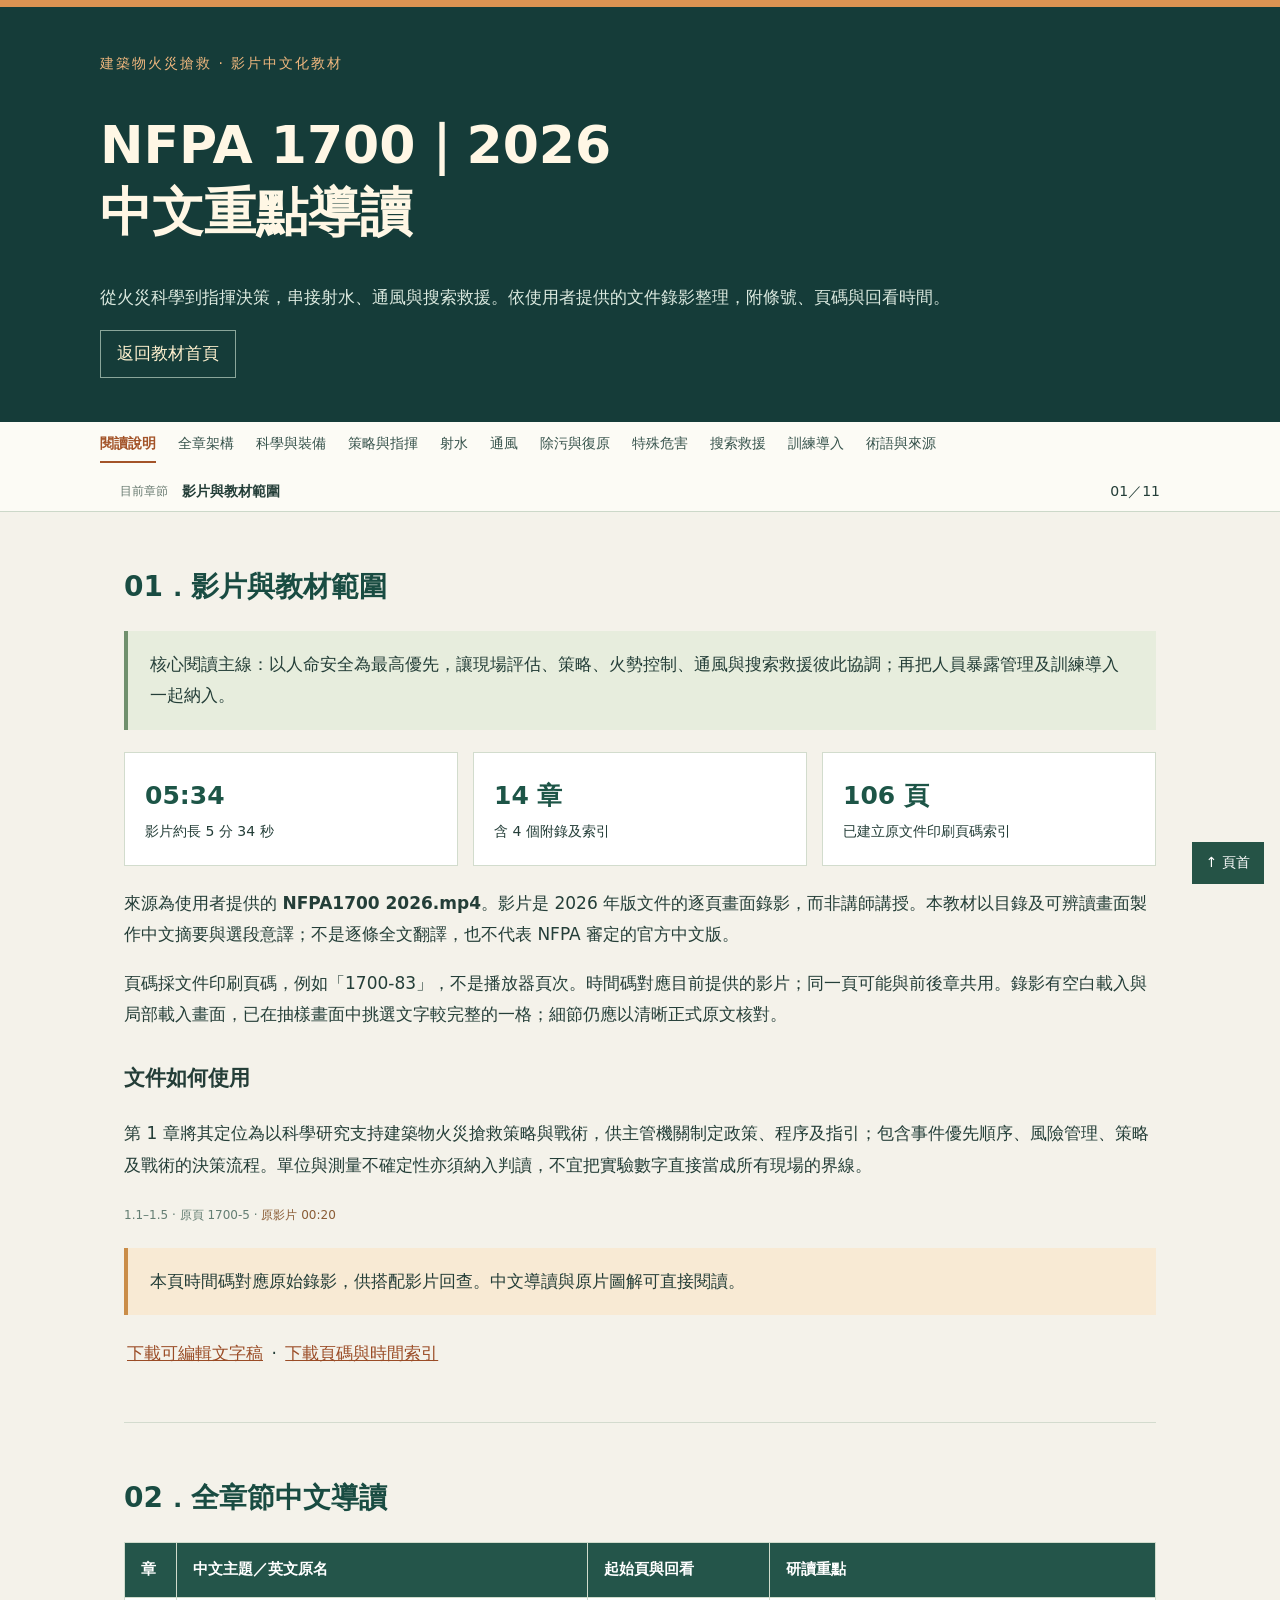
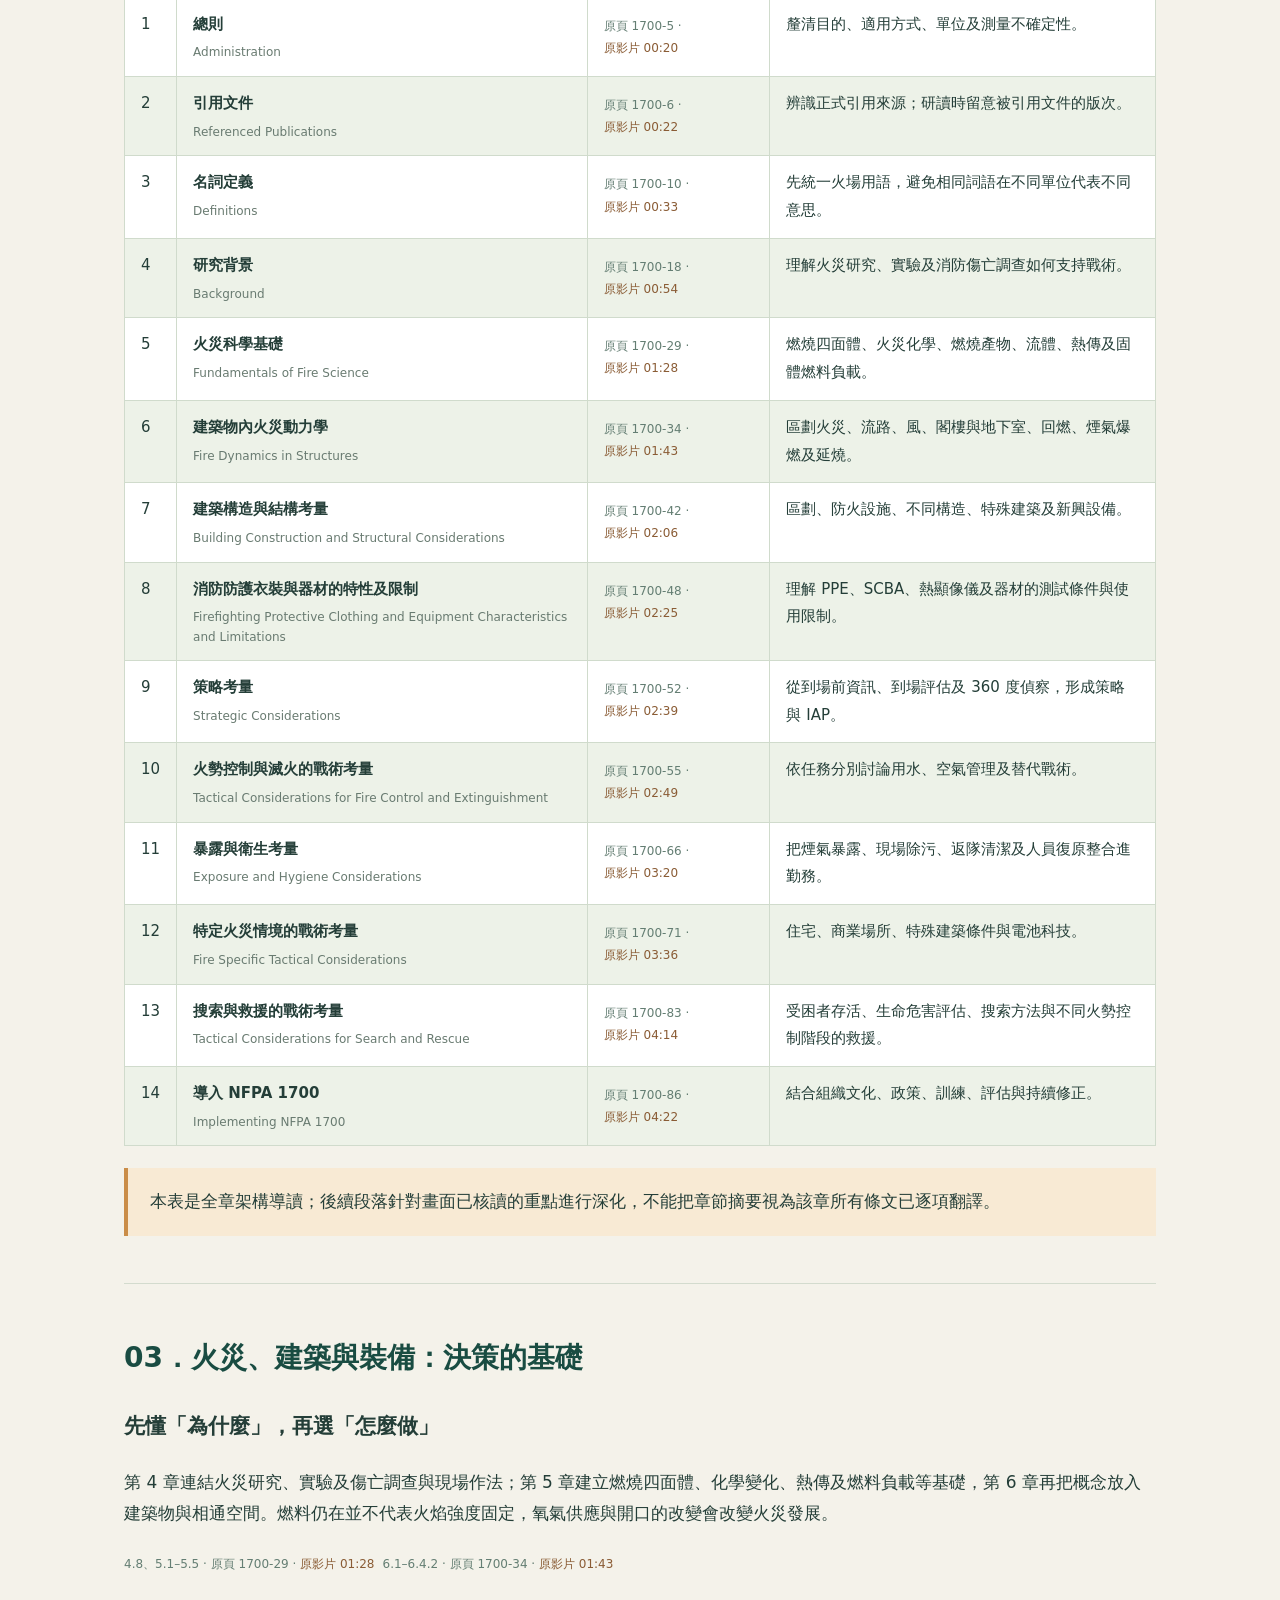
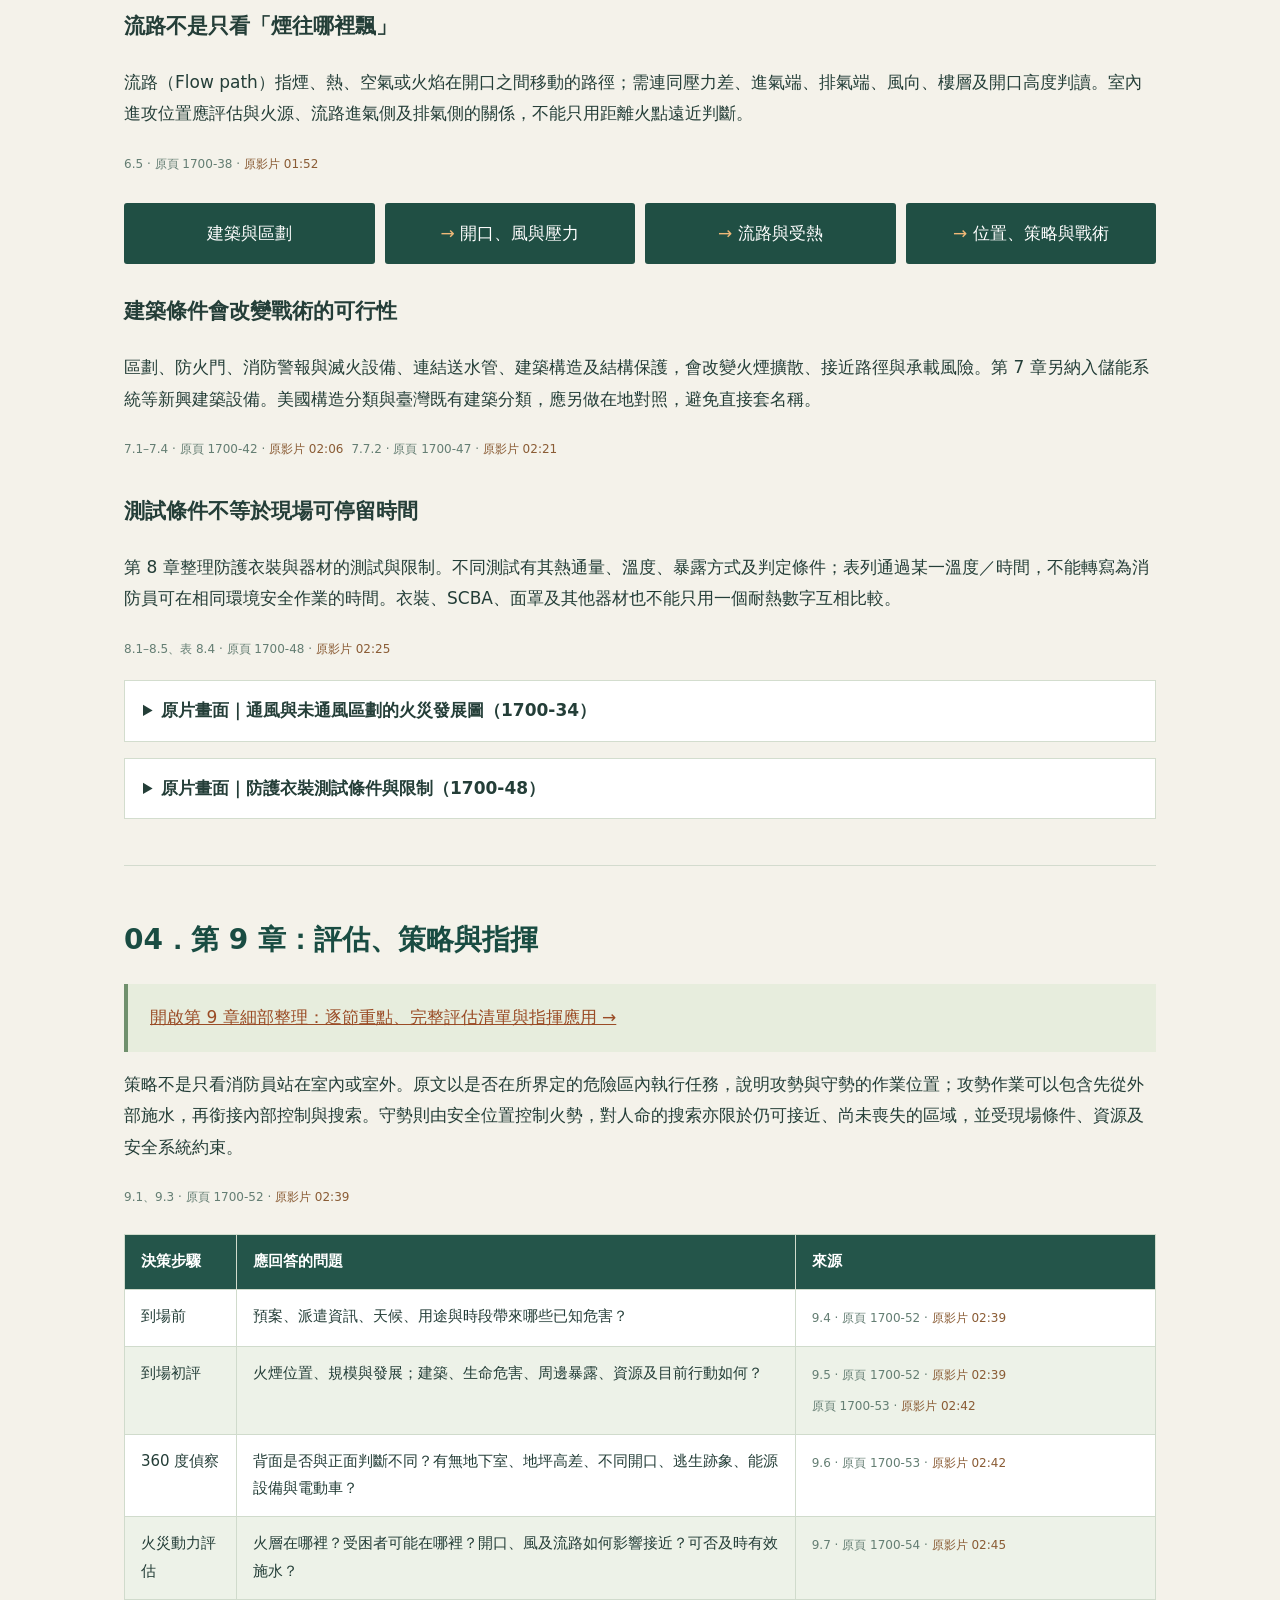
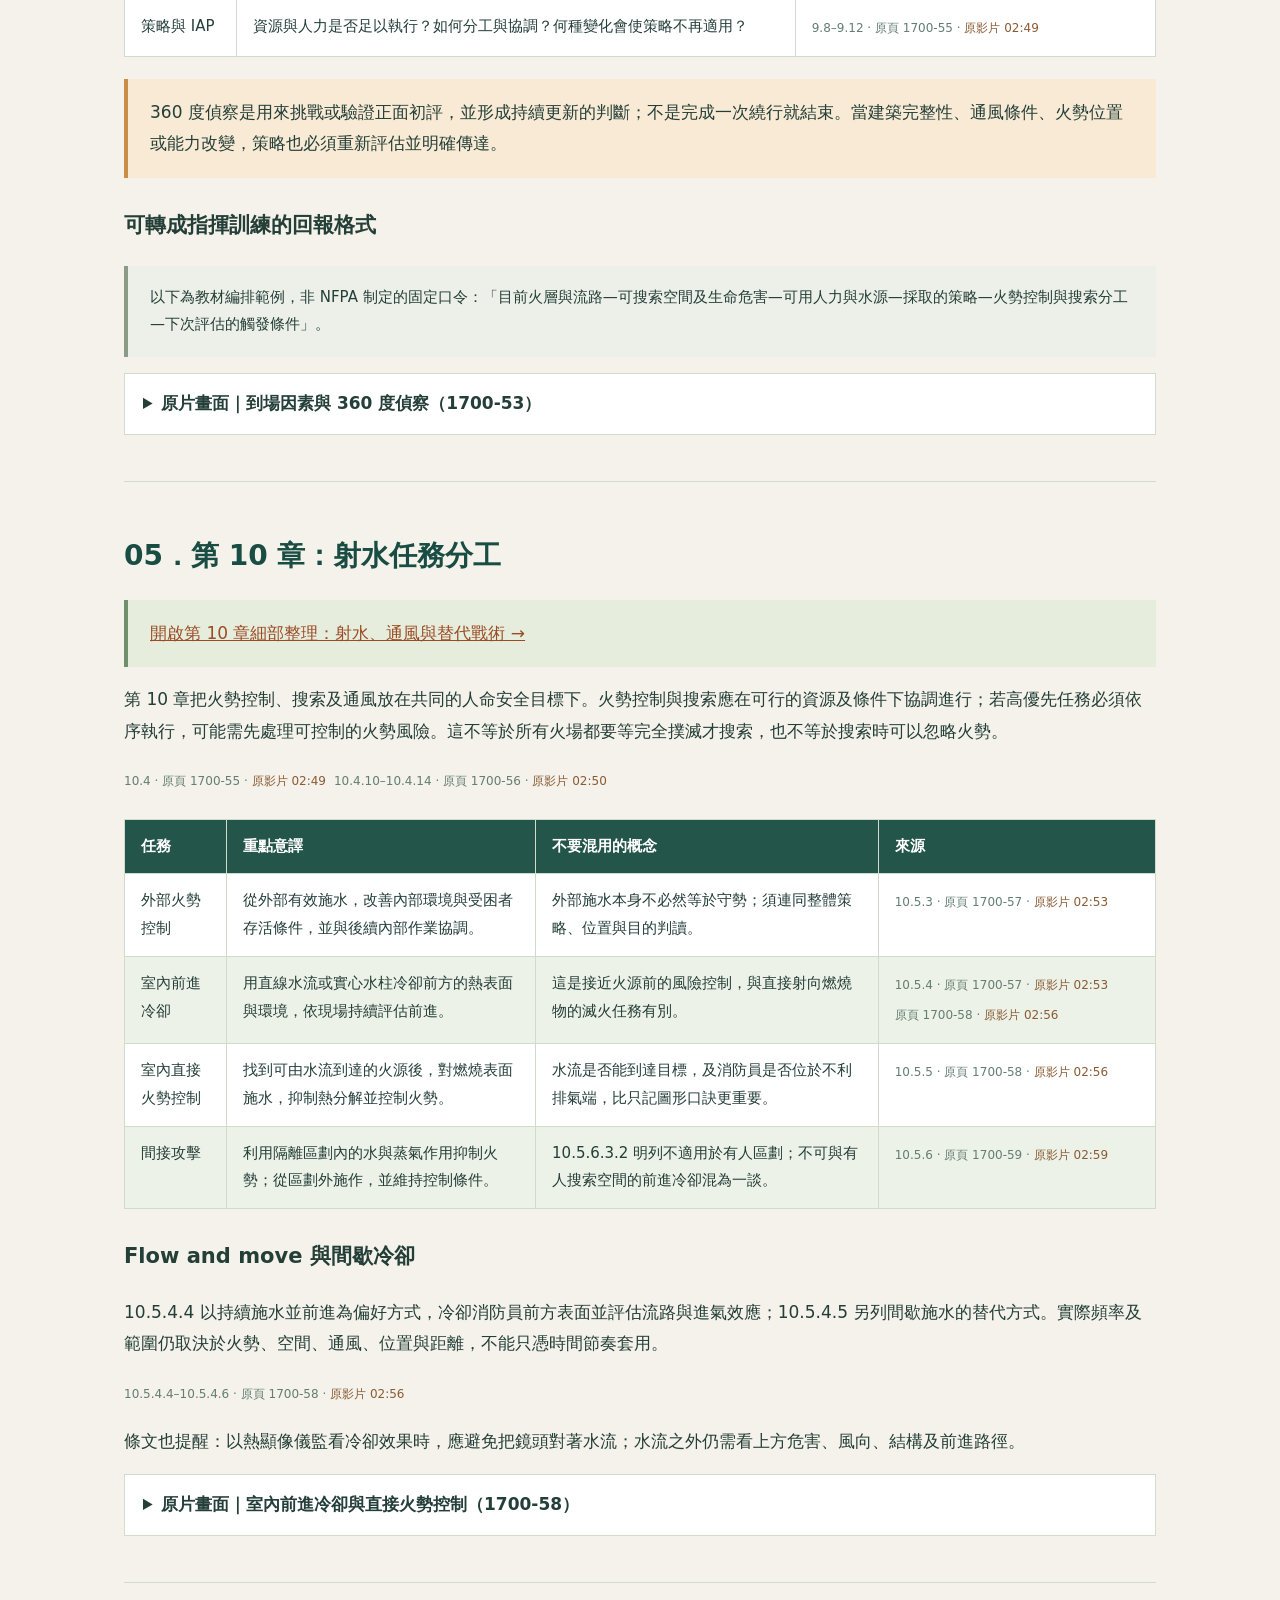
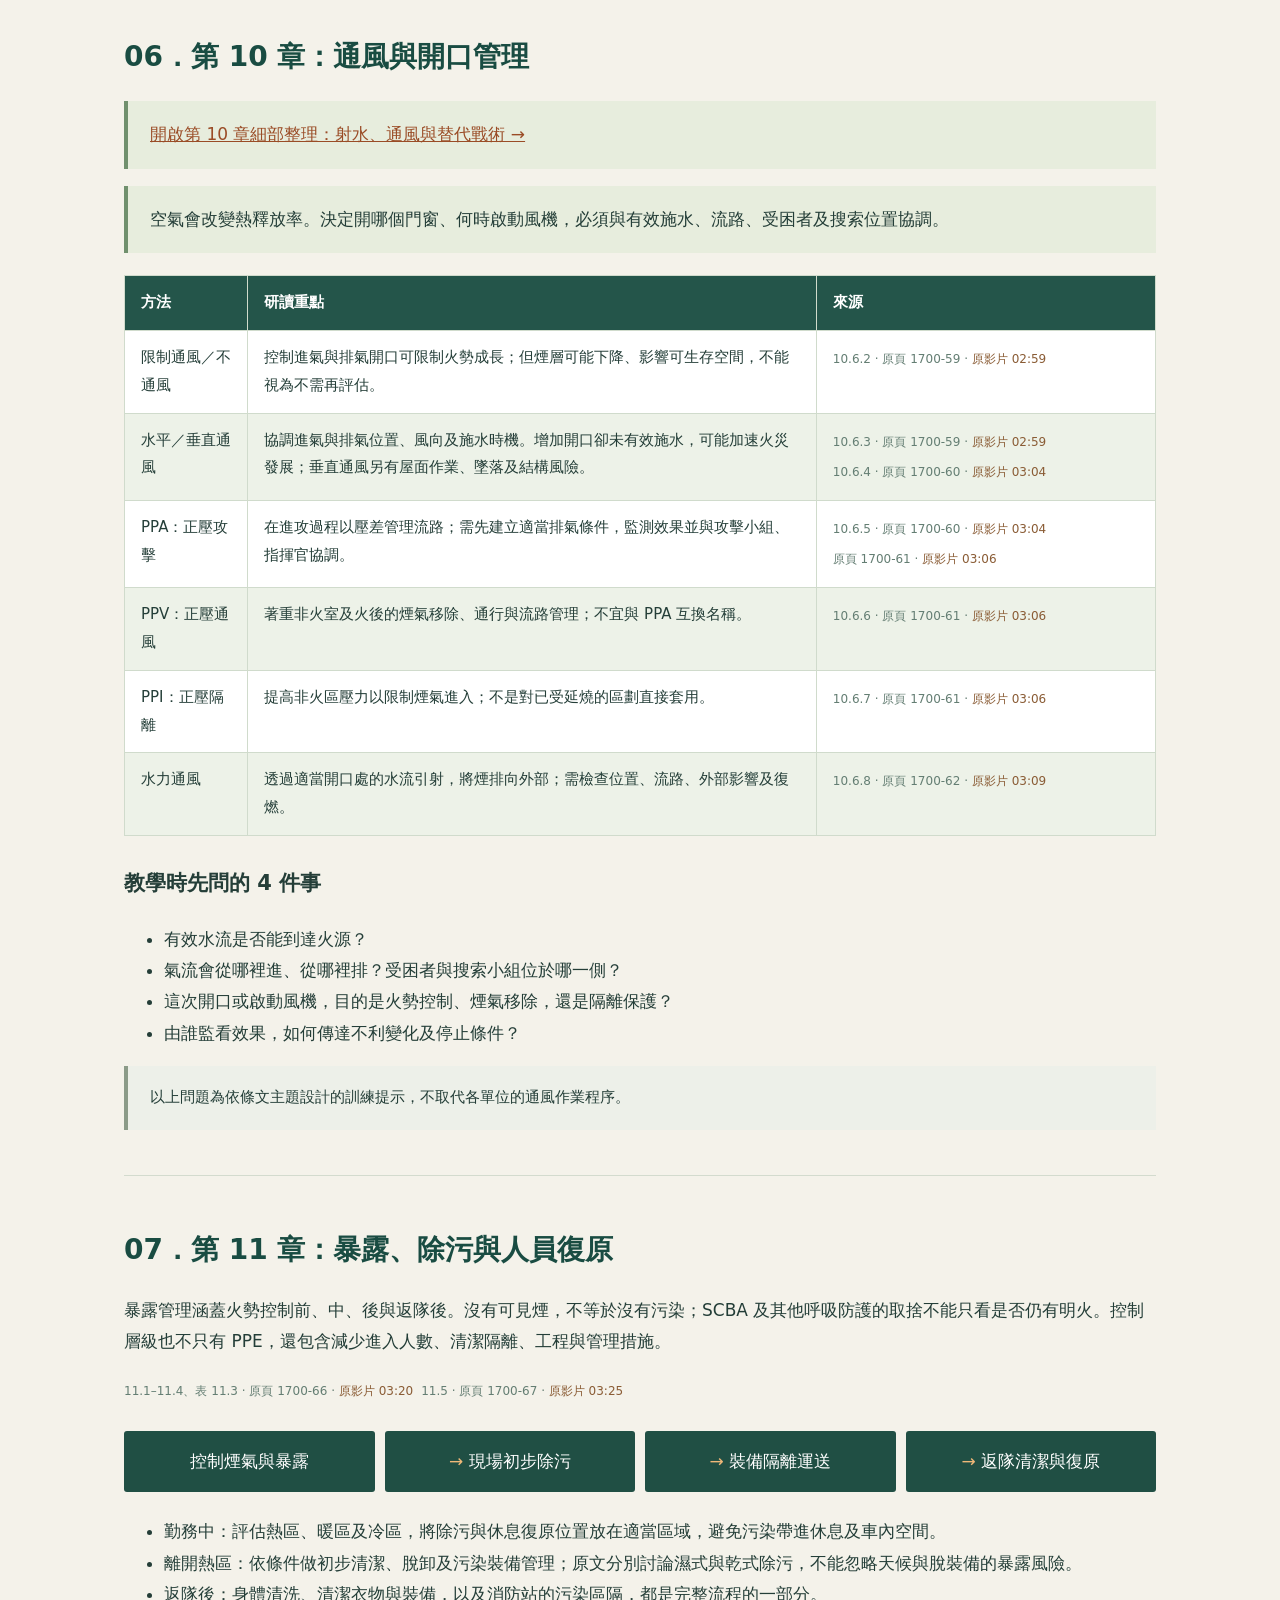
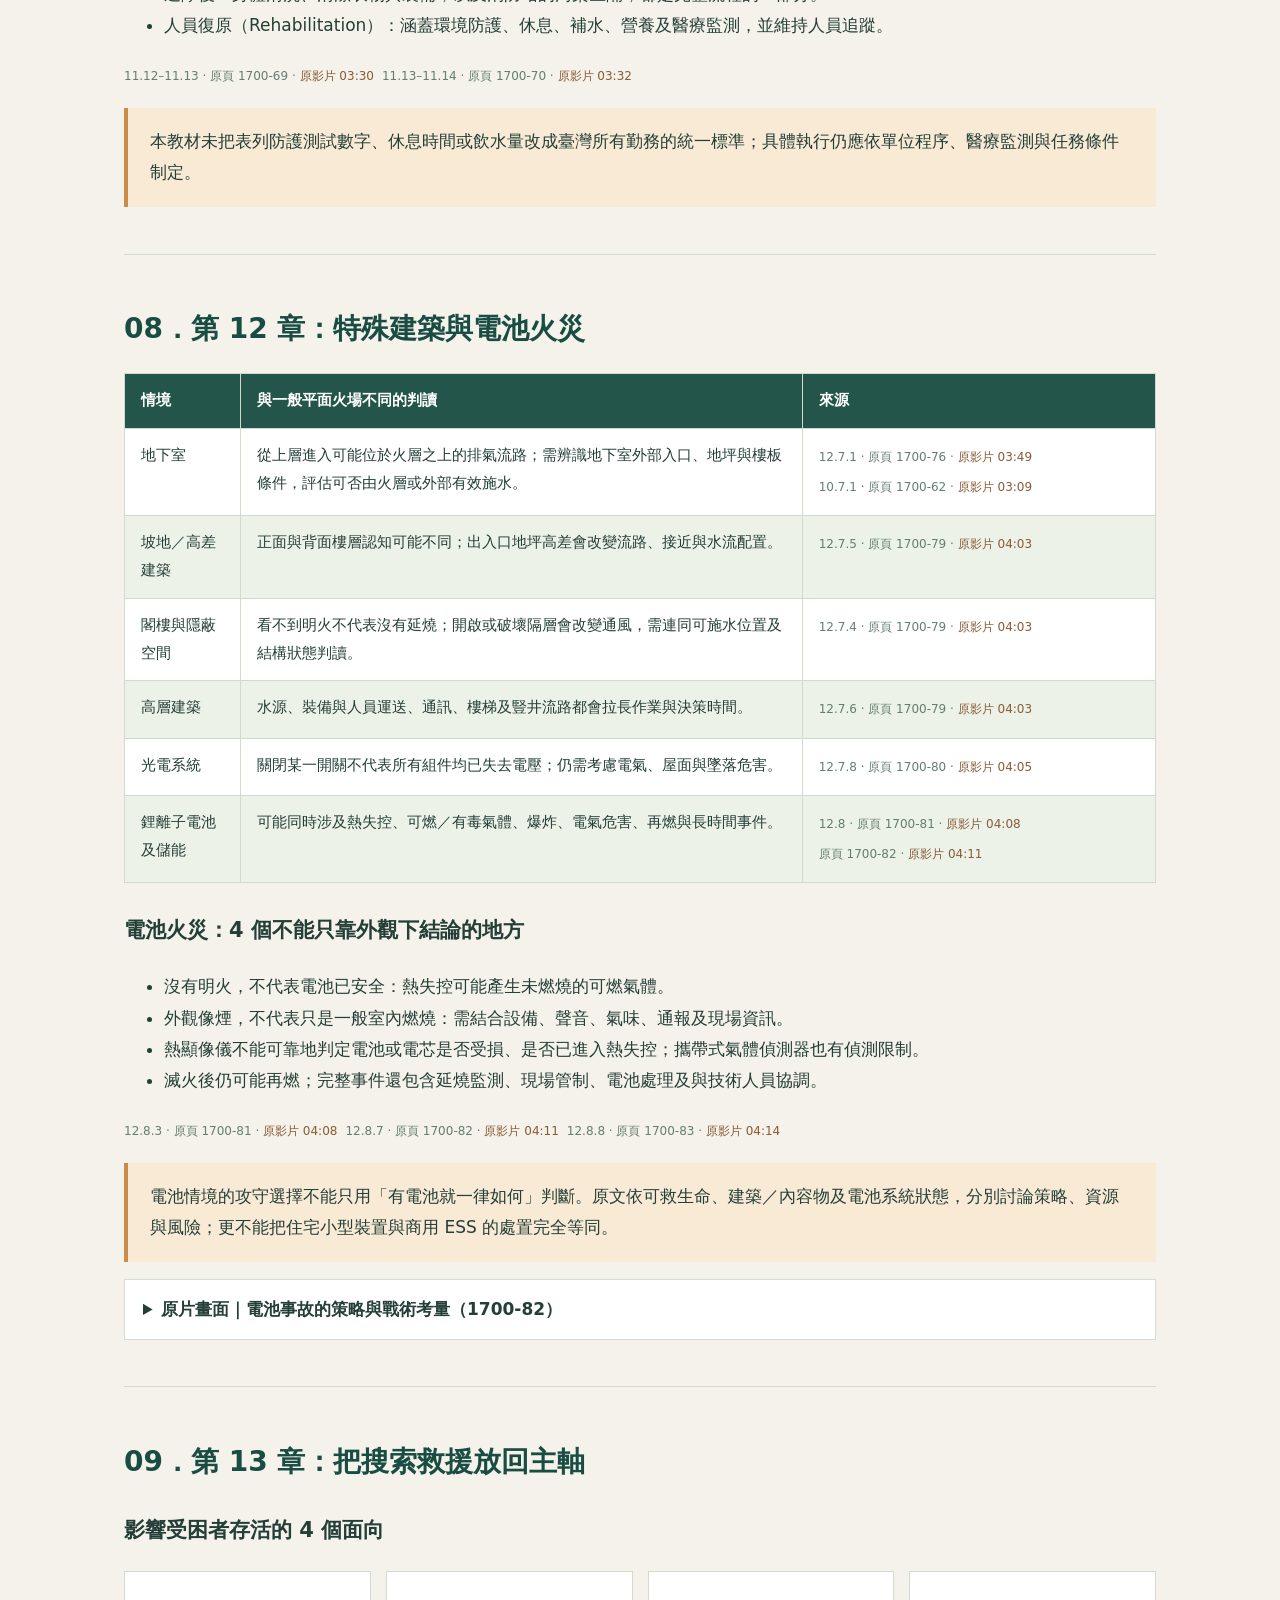
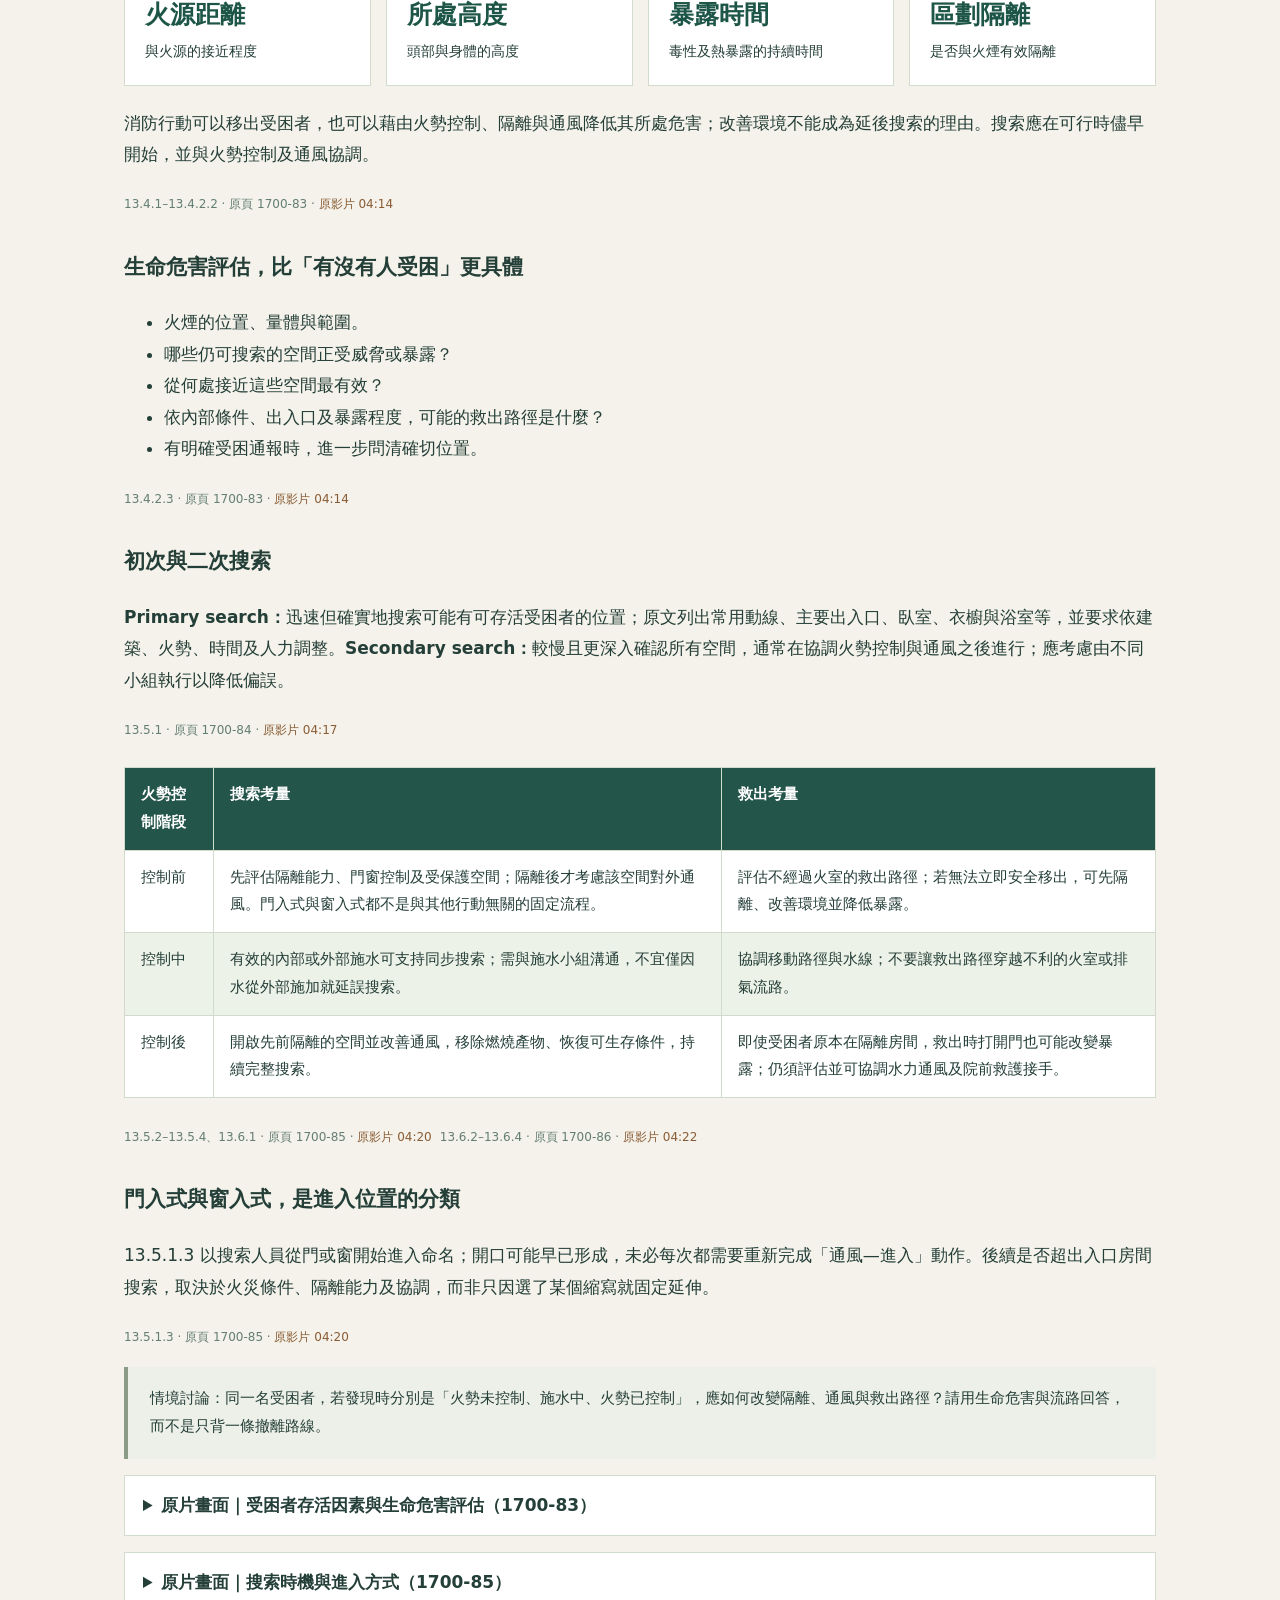
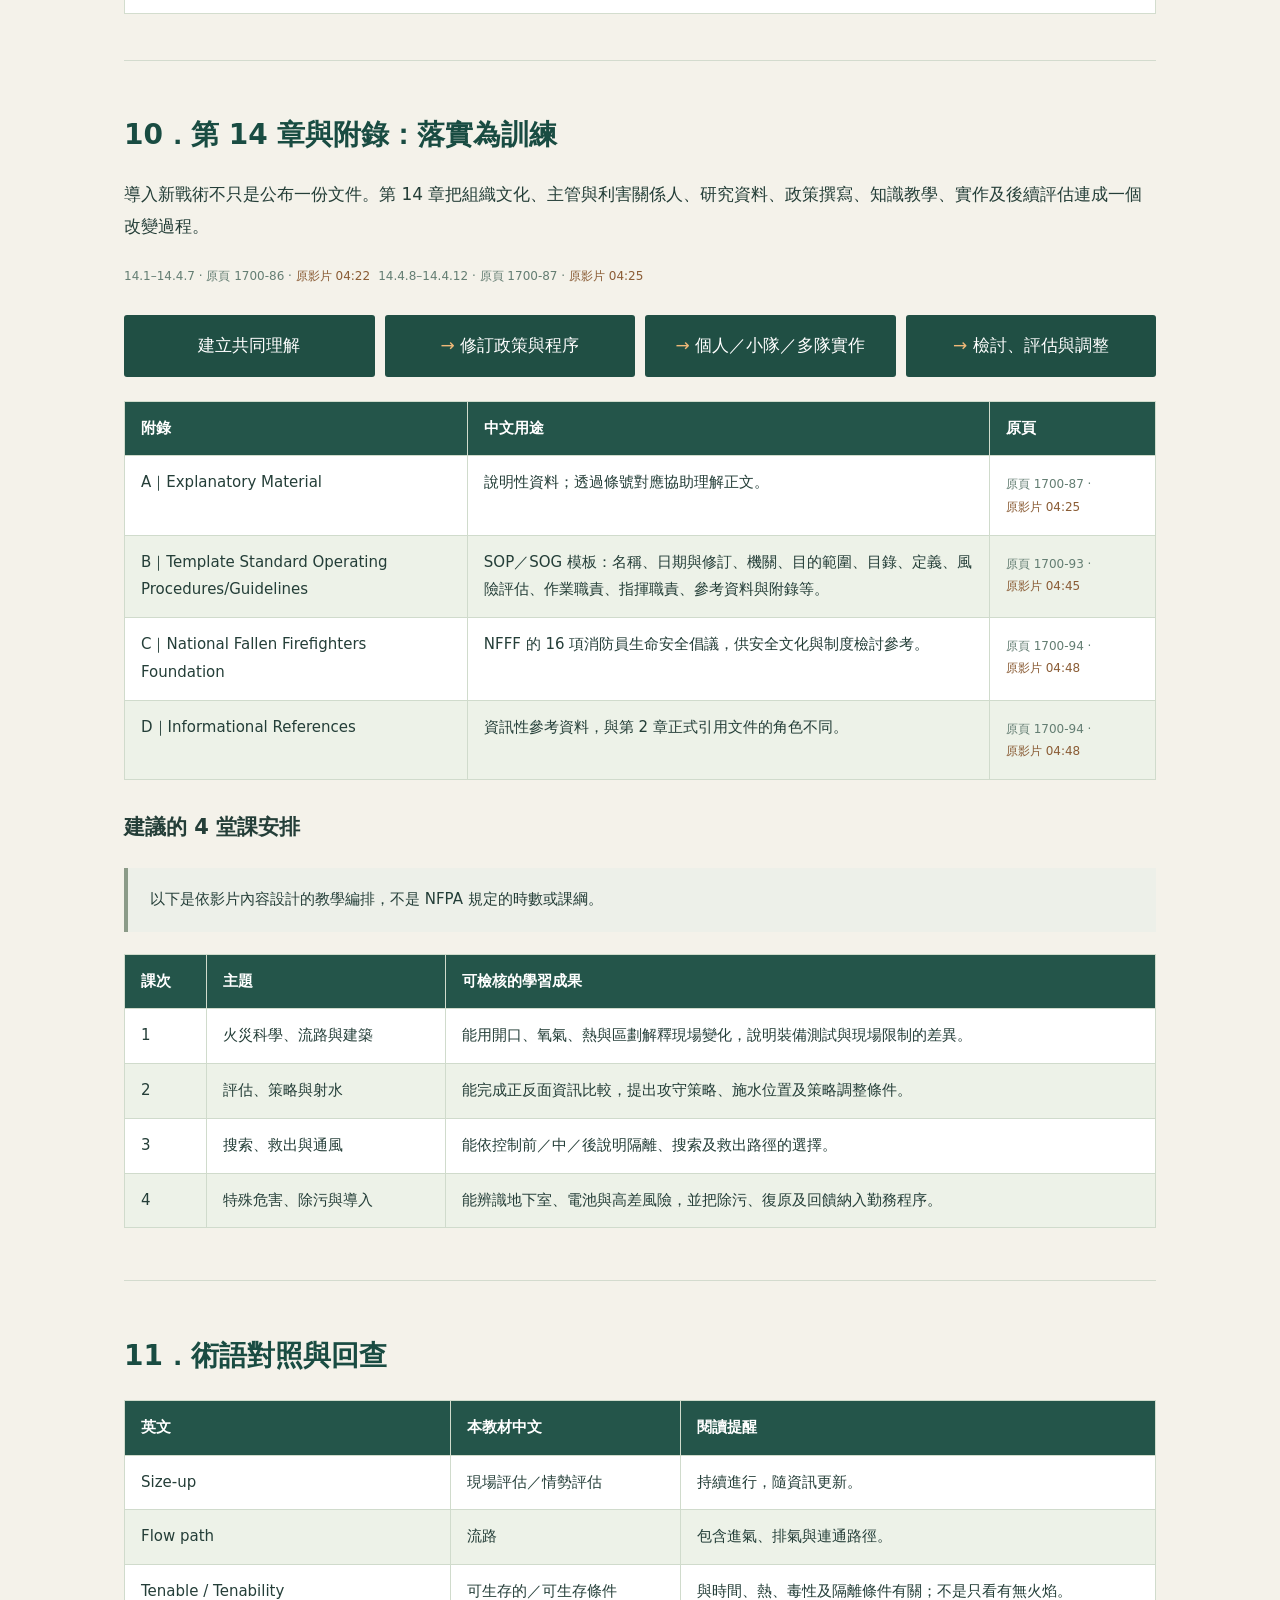
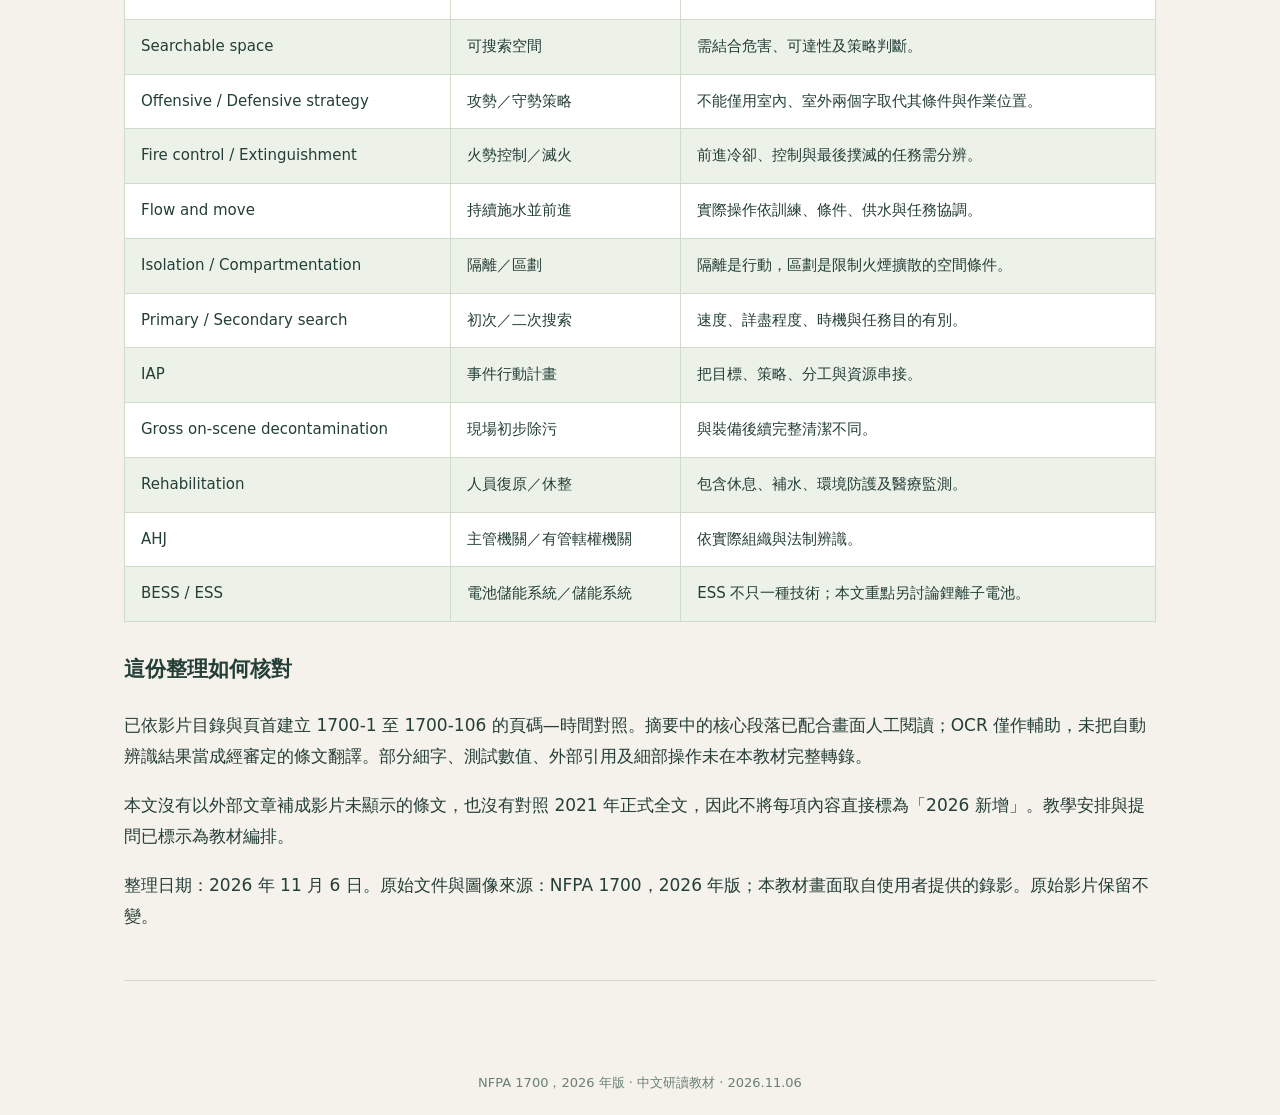
<file: nfpa1700-2026/index.html>
<!DOCTYPE html>

<html lang="zh-Hant"><head><meta charset="utf-8"/><meta content="width=device-width,initial-scale=1" name="viewport"/><title>NFPA 1700（2026）中文重點導讀</title><style>*{box-sizing:border-box}html{scroll-padding-top:135px}body{margin:0;background:#f4f2ea;color:#243e38;font:17px/1.85 system-ui,"Microsoft JhengHei",sans-serif}header{background:#153c39;color:#fff7e5;border-top:7px solid #db9352;padding:44px max(5vw,22px)}header>div,main{max-width:1080px;margin:auto}h1{font-size:clamp(30px,5vw,52px);line-height:1.3}header p{max-width:850px;color:#dbe9df}.eyebrow{color:#f0b77e;letter-spacing:2px;font-size:14px}nav{position:sticky;top:0;background:#fcfbf5fa;z-index:4;border-bottom:1px solid #ccd8c9;backdrop-filter:blur(8px)}.navlinks{display:flex;overflow:auto;white-space:nowrap;gap:22px;padding:9px 20px;max-width:1120px;margin:auto}.navlinks a{color:#37534c;text-decoration:none;font-size:14px;padding-bottom:4px}.navlinks a[aria-current]{color:#a35328;border-bottom:2px solid;font-weight:bold}.reading{max-width:1080px;margin:auto;padding:7px 20px;display:flex;gap:14px;align-items:center;font-size:14px}.reading small{color:#687a70}.count{margin-left:auto}main{padding:0 24px 70px}section{padding:30px 0;border-bottom:1px solid #d3dbce}h2{font-size:28px;color:#194c42;line-height:1.5}h3{font-size:21px;margin-top:28px}.lead,.note,.training{padding:18px 22px;background:#e7eddd;border-left:4px solid #70906d}.note{background:#f8ead4;border-color:#ca8d48}.training{background:#edf0e9;border-color:#8b9b88;font-size:15px}.cards{display:grid;grid-template-columns:repeat(3,1fr);gap:15px;margin:22px 0}.cards.four{grid-template-columns:repeat(4,1fr)}.cards>div{border:1px solid #d2dccd;background:white;padding:20px}.cards b{font-size:25px;display:block;color:#1d5547}.cards span{font-size:14px;display:block}.tablewrap{overflow:auto;margin:22px 0}table{border-collapse:collapse;min-width:740px;width:100%;font-size:15px;background:white}th,td{padding:13px 16px;border:1px solid #d0dbcc;vertical-align:top}th{background:#24554a;color:white;text-align:left}tr:nth-child(even){background:#edf2e8}td small{display:block;color:#697b71;font-size:12px;line-height:1.6;margin-top:5px}.ref{display:inline-block;color:#647e73;font-size:12px;margin:4px 8px 4px 0}.seek{border:0;color:#a45327;background:#faf4e8;text-decoration:underline;font:inherit;cursor:pointer;padding:3px 6px}.flow{display:flex;gap:10px;align-items:stretch;margin:24px 0}.flow span{background:#204f44;color:#fff;padding:15px;flex:1;text-align:center;border-radius:3px}.flow span+span:before{content:'→ ';color:#efb878}.source{background:#fff;border:1px solid #d3ddce;margin:16px 0}.source summary,details>summary{cursor:pointer;padding:14px 18px;font-weight:600}.source figure{margin:0;padding:10px 20px}.zoom{background:#eee;border:0;display:block;margin:auto;cursor:zoom-in;max-width:100%}.zoom img{display:block;width:270px;height:auto;max-width:100%}figcaption{font-size:13px;color:#677e72;margin:12px 0}video{display:block;width:100%;max-height:75vh;background:#111}#video-panel p{font-size:14px}a{color:#9a4c26}dialog{border:0;padding:14px;background:#172e29;max-width:96vw;max-height:96vh}dialog::backdrop{background:#000c}dialog img{max-width:90vw;max-height:83vh;height:auto;display:block;margin:auto}dialog button{display:block;margin:0 0 10px auto;font:inherit;padding:5px 15px;cursor:pointer}.top{position:fixed;right:16px;bottom:16px;background:#255346;color:white;padding:8px 14px;text-decoration:none;font-size:14px;z-index:3}footer{text-align:center;padding:20px;font-size:13px;color:#698175}button:focus-visible,a:focus-visible,summary:focus-visible{outline:3px solid #dc975e;outline-offset:3px}@media(max-width:700px){main{padding:0 18px 50px}.cards,.cards.four{grid-template-columns:repeat(2,1fr)}.flow{display:grid;grid-template-columns:1fr 1fr}.reading{font-size:12px;gap:8px}#current{overflow:hidden;white-space:nowrap;text-overflow:ellipsis}h2{font-size:24px}body{font-size:16px}}@media print{nav,.top,#video-panel,.seek{display:none}header{background:white;color:black;padding:15px}header p{color:black}.tablewrap{overflow:visible}table{min-width:0;font-size:10px}th,td{padding:5px}section{break-before:auto}details.source{display:none}}</style><style>.home-link{display:inline-block;color:#fff1cf;border:1px solid #8aa69a;padding:7px 16px;text-decoration:none}.video-time{color:#8a5c35;white-space:nowrap}.downloads a{display:inline-block;padding:6px 3px}</style><meta content="NFPA 1700（2026）中文重點導讀：14 章架構、策略指揮、射水通風、搜索救援及特殊危害，附條號與頁碼。" name="description"/></head><body><header id="top"><div><div class="eyebrow">建築物火災搶救 · 影片中文化教材</div><h1>NFPA 1700｜2026<br/>中文重點導讀</h1><p>從火災科學到指揮決策，串接射水、通風與搜索救援。依使用者提供的文件錄影整理，附條號、頁碼與回看時間。</p><a class="home-link" href="../index.html">返回教材首頁</a></div></header><nav><div class="navlinks"><a href="#start">閱讀說明</a><a href="#map">全章架構</a><a href="#science">科學與裝備</a><a href="#strategy">策略與指揮</a><a href="#water">射水</a><a href="#air">通風</a><a href="#hygiene">除污與復原</a><a href="#special">特殊危害</a><a href="#search">搜索救援</a><a href="#implementation">訓練導入</a><a href="#terms">術語與來源</a></div><div class="reading"><small>目前章節</small><strong id="current"></strong><span class="count" id="count"></span></div></nav><main><section data-title="影片與教材範圍" id="start"><h2>01．影片與教材範圍</h2>
<p class="lead">核心閱讀主線：以人命安全為最高優先，讓現場評估、策略、火勢控制、通風與搜索救援彼此協調；再把人員暴露管理及訓練導入一起納入。</p>
<div class="cards"><div><b>05:34</b><span>影片約長 5 分 34 秒</span></div><div><b>14 章</b><span>含 4 個附錄及索引</span></div><div><b>106 頁</b><span>已建立原文件印刷頁碼索引</span></div></div>
<p>來源為使用者提供的 <strong>NFPA1700 2026.mp4</strong>。影片是 2026 年版文件的逐頁畫面錄影，而非講師講授。本教材以目錄及可辨讀畫面製作中文摘要與選段意譯；不是逐條全文翻譯，也不代表 NFPA 審定的官方中文版。</p>
<p>頁碼採文件印刷頁碼，例如「1700-83」，不是播放器頁次。時間碼對應目前提供的影片；同一頁可能與前後章共用。錄影有空白載入與局部載入畫面，已在抽樣畫面中挑選文字較完整的一格；細節仍應以清晰正式原文核對。</p>
<h3>文件如何使用</h3><p>第 1 章將其定位為以科學研究支持建築物火災搶救策略與戰術，供主管機關制定政策、程序及指引；包含事件優先順序、風險管理、策略及戰術的決策流程。單位與測量不確定性亦須納入判讀，不宜把實驗數字直接當成所有現場的界線。</p><span class="ref">1.1–1.5 · 原頁 1700-5 · <span class="video-time">原影片 00:20</span></span>
<p class="note">本頁時間碼對應原始錄影，供搭配影片回查。中文導讀與原片圖解可直接閱讀。</p><p class="downloads"><a download="" href="./guide.md">下載可編輯文字稿</a> · <a download="" href="./page-time-index.csv">下載頁碼與時間索引</a></p></section><section data-title="全章節中文導讀" id="map"><h2>02．全章節中文導讀</h2><div class="tablewrap"><table><thead><tr><th>章</th><th>中文主題／英文原名</th><th>起始頁與回看</th><th>研讀重點</th></tr></thead><tbody><tr><td>1</td><td><strong>總則</strong><small>Administration</small></td><td><span class="ref">原頁 1700-5 · <span class="video-time">原影片 00:20</span></span></td><td>釐清目的、適用方式、單位及測量不確定性。</td></tr><tr><td>2</td><td><strong>引用文件</strong><small>Referenced Publications</small></td><td><span class="ref">原頁 1700-6 · <span class="video-time">原影片 00:22</span></span></td><td>辨識正式引用來源；研讀時留意被引用文件的版次。</td></tr><tr><td>3</td><td><strong>名詞定義</strong><small>Definitions</small></td><td><span class="ref">原頁 1700-10 · <span class="video-time">原影片 00:33</span></span></td><td>先統一火場用語，避免相同詞語在不同單位代表不同意思。</td></tr><tr><td>4</td><td><strong>研究背景</strong><small>Background</small></td><td><span class="ref">原頁 1700-18 · <span class="video-time">原影片 00:54</span></span></td><td>理解火災研究、實驗及消防傷亡調查如何支持戰術。</td></tr><tr><td>5</td><td><strong>火災科學基礎</strong><small>Fundamentals of Fire Science</small></td><td><span class="ref">原頁 1700-29 · <span class="video-time">原影片 01:28</span></span></td><td>燃燒四面體、火災化學、燃燒產物、流體、熱傳及固體燃料負載。</td></tr><tr><td>6</td><td><strong>建築物內火災動力學</strong><small>Fire Dynamics in Structures</small></td><td><span class="ref">原頁 1700-34 · <span class="video-time">原影片 01:43</span></span></td><td>區劃火災、流路、風、閣樓與地下室、回燃、煙氣爆燃及延燒。</td></tr><tr><td>7</td><td><strong>建築構造與結構考量</strong><small>Building Construction and Structural Considerations</small></td><td><span class="ref">原頁 1700-42 · <span class="video-time">原影片 02:06</span></span></td><td>區劃、防火設施、不同構造、特殊建築及新興設備。</td></tr><tr><td>8</td><td><strong>消防防護衣裝與器材的特性及限制</strong><small>Firefighting Protective Clothing and Equipment Characteristics and Limitations</small></td><td><span class="ref">原頁 1700-48 · <span class="video-time">原影片 02:25</span></span></td><td>理解 PPE、SCBA、熱顯像儀及器材的測試條件與使用限制。</td></tr><tr><td>9</td><td><strong>策略考量</strong><small>Strategic Considerations</small></td><td><span class="ref">原頁 1700-52 · <span class="video-time">原影片 02:39</span></span></td><td>從到場前資訊、到場評估及 360 度偵察，形成策略與 IAP。</td></tr><tr><td>10</td><td><strong>火勢控制與滅火的戰術考量</strong><small>Tactical Considerations for Fire Control and Extinguishment</small></td><td><span class="ref">原頁 1700-55 · <span class="video-time">原影片 02:49</span></span></td><td>依任務分別討論用水、空氣管理及替代戰術。</td></tr><tr><td>11</td><td><strong>暴露與衛生考量</strong><small>Exposure and Hygiene Considerations</small></td><td><span class="ref">原頁 1700-66 · <span class="video-time">原影片 03:20</span></span></td><td>把煙氣暴露、現場除污、返隊清潔及人員復原整合進勤務。</td></tr><tr><td>12</td><td><strong>特定火災情境的戰術考量</strong><small>Fire Specific Tactical Considerations</small></td><td><span class="ref">原頁 1700-71 · <span class="video-time">原影片 03:36</span></span></td><td>住宅、商業場所、特殊建築條件與電池科技。</td></tr><tr><td>13</td><td><strong>搜索與救援的戰術考量</strong><small>Tactical Considerations for Search and Rescue</small></td><td><span class="ref">原頁 1700-83 · <span class="video-time">原影片 04:14</span></span></td><td>受困者存活、生命危害評估、搜索方法與不同火勢控制階段的救援。</td></tr><tr><td>14</td><td><strong>導入 NFPA 1700</strong><small>Implementing NFPA 1700</small></td><td><span class="ref">原頁 1700-86 · <span class="video-time">原影片 04:22</span></span></td><td>結合組織文化、政策、訓練、評估與持續修正。</td></tr></tbody></table></div>
<p class="note">本表是全章架構導讀；後續段落針對畫面已核讀的重點進行深化，不能把章節摘要視為該章所有條文已逐項翻譯。</p></section><section data-title="火災、建築與裝備：決策的基礎" id="science"><h2>03．火災、建築與裝備：決策的基礎</h2>
<h3>先懂「為什麼」，再選「怎麼做」</h3>
<p>第 4 章連結火災研究、實驗及傷亡調查與現場作法；第 5 章建立燃燒四面體、化學變化、熱傳及燃料負載等基礎，第 6 章再把概念放入建築物與相通空間。燃料仍在並不代表火焰強度固定，氧氣供應與開口的改變會改變火災發展。</p><span class="ref">4.8、5.1–5.5 · 原頁 1700-29 · <span class="video-time">原影片 01:28</span></span><span class="ref">6.1–6.4.2 · 原頁 1700-34 · <span class="video-time">原影片 01:43</span></span>
<h3>流路不是只看「煙往哪裡飄」</h3><p>流路（Flow path）指煙、熱、空氣或火焰在開口之間移動的路徑；需連同壓力差、進氣端、排氣端、風向、樓層及開口高度判讀。室內進攻位置應評估與火源、流路進氣側及排氣側的關係，不能只用距離火點遠近判斷。</p><span class="ref">6.5 · 原頁 1700-38 · <span class="video-time">原影片 01:52</span></span>
<div class="flow"><span>建築與區劃</span><span>開口、風與壓力</span><span>流路與受熱</span><span>位置、策略與戰術</span></div>
<h3>建築條件會改變戰術的可行性</h3><p>區劃、防火門、消防警報與滅火設備、連結送水管、建築構造及結構保護，會改變火煙擴散、接近路徑與承載風險。第 7 章另納入儲能系統等新興建築設備。美國構造分類與臺灣既有建築分類，應另做在地對照，避免直接套名稱。</p><span class="ref">7.1–7.4 · 原頁 1700-42 · <span class="video-time">原影片 02:06</span></span><span class="ref">7.7.2 · 原頁 1700-47 · <span class="video-time">原影片 02:21</span></span>
<h3>測試條件不等於現場可停留時間</h3><p>第 8 章整理防護衣裝與器材的測試與限制。不同測試有其熱通量、溫度、暴露方式及判定條件；表列通過某一溫度／時間，不能轉寫為消防員可在相同環境安全作業的時間。衣裝、SCBA、面罩及其他器材也不能只用一個耐熱數字互相比較。</p><span class="ref">8.1–8.5、表 8.4 · 原頁 1700-48 · <span class="video-time">原影片 02:25</span></span>
<details class="source"><summary>原片畫面｜通風與未通風區劃的火災發展圖（1700-34）</summary><figure><button aria-label="放大：通風與未通風區劃的火災發展圖" class="zoom"><img alt="通風與未通風區劃的火災發展圖，原頁 1700-34" height="890" loading="lazy" src="assets/image-001.webp" width="686"/></button><figcaption>通風與未通風區劃的火災發展圖。點圖放大；錄影原始解析度有限。<span class="ref">原頁 1700-34 · <span class="video-time">原影片 01:43</span></span></figcaption></figure></details><details class="source"><summary>原片畫面｜防護衣裝測試條件與限制（1700-48）</summary><figure><button aria-label="放大：防護衣裝測試條件與限制" class="zoom"><img alt="防護衣裝測試條件與限制，原頁 1700-48" height="890" loading="lazy" src="assets/image-002.webp" width="686"/></button><figcaption>防護衣裝測試條件與限制。點圖放大；錄影原始解析度有限。<span class="ref">原頁 1700-48 · <span class="video-time">原影片 02:25</span></span></figcaption></figure></details>
</section><section data-title="第 9 章：評估、策略與指揮" id="strategy"><h2>04．第 9 章：評估、策略與指揮</h2><p class="lead" id="chapter9-detail"><a href="./chapter9/">開啟第 9 章細部整理：逐節重點、完整評估清單與指揮應用 →</a></p>
<p>策略不是只看消防員站在室內或室外。原文以是否在所界定的危險區內執行任務，說明攻勢與守勢的作業位置；攻勢作業可以包含先從外部施水，再銜接內部控制與搜索。守勢則由安全位置控制火勢，對人命的搜索亦限於仍可接近、尚未喪失的區域，並受現場條件、資源及安全系統約束。</p><span class="ref">9.1、9.3 · 原頁 1700-52 · <span class="video-time">原影片 02:39</span></span>
<div class="tablewrap"><table><thead><tr><th>決策步驟</th><th>應回答的問題</th><th>來源</th></tr></thead><tbody><tr><td>到場前</td><td>預案、派遣資訊、天候、用途與時段帶來哪些已知危害？</td><td><span class="ref">9.4 · 原頁 1700-52 · <span class="video-time">原影片 02:39</span></span></td></tr><tr><td>到場初評</td><td>火煙位置、規模與發展；建築、生命危害、周邊暴露、資源及目前行動如何？</td><td><span class="ref">9.5 · 原頁 1700-52 · <span class="video-time">原影片 02:39</span></span> <span class="ref">原頁 1700-53 · <span class="video-time">原影片 02:42</span></span></td></tr><tr><td>360 度偵察</td><td>背面是否與正面判斷不同？有無地下室、地坪高差、不同開口、逃生跡象、能源設備與電動車？</td><td><span class="ref">9.6 · 原頁 1700-53 · <span class="video-time">原影片 02:42</span></span></td></tr><tr><td>火災動力評估</td><td>火層在哪裡？受困者可能在哪裡？開口、風及流路如何影響接近？可否及時有效施水？</td><td><span class="ref">9.7 · 原頁 1700-54 · <span class="video-time">原影片 02:45</span></span></td></tr><tr><td>策略與 IAP</td><td>資源與人力是否足以執行？如何分工與協調？何種變化會使策略不再適用？</td><td><span class="ref">9.8–9.12 · 原頁 1700-55 · <span class="video-time">原影片 02:49</span></span></td></tr></tbody></table></div>
<p class="note">360 度偵察是用來挑戰或驗證正面初評，並形成持續更新的判斷；不是完成一次繞行就結束。當建築完整性、通風條件、火勢位置或能力改變，策略也必須重新評估並明確傳達。</p>
<h3>可轉成指揮訓練的回報格式</h3><p class="training">以下為教材編排範例，非 NFPA 制定的固定口令：「目前火層與流路—可搜索空間及生命危害—可用人力與水源—採取的策略—火勢控制與搜索分工—下次評估的觸發條件」。</p>
<details class="source"><summary>原片畫面｜到場因素與 360 度偵察（1700-53）</summary><figure><button aria-label="放大：到場因素與 360 度偵察" class="zoom"><img alt="到場因素與 360 度偵察，原頁 1700-53" height="890" loading="lazy" src="assets/image-003.webp" width="686"/></button><figcaption>到場因素與 360 度偵察。點圖放大；錄影原始解析度有限。<span class="ref">原頁 1700-53 · <span class="video-time">原影片 02:42</span></span></figcaption></figure></details>
</section><section data-title="第 10 章：射水任務分工" id="water"><h2>05．第 10 章：射水任務分工</h2><p class="lead" id="chapter10-water-detail"><a href="./chapter10/">開啟第 10 章細部整理：射水、通風與替代戰術 →</a></p>
<p>第 10 章把火勢控制、搜索及通風放在共同的人命安全目標下。火勢控制與搜索應在可行的資源及條件下協調進行；若高優先任務必須依序執行，可能需先處理可控制的火勢風險。這不等於所有火場都要等完全撲滅才搜索，也不等於搜索時可以忽略火勢。</p><span class="ref">10.4 · 原頁 1700-55 · <span class="video-time">原影片 02:49</span></span><span class="ref">10.4.10–10.4.14 · 原頁 1700-56 · <span class="video-time">原影片 02:50</span></span>
<div class="tablewrap"><table><thead><tr><th>任務</th><th>重點意譯</th><th>不要混用的概念</th><th>來源</th></tr></thead><tbody><tr><td>外部火勢控制</td><td>從外部有效施水，改善內部環境與受困者存活條件，並與後續內部作業協調。</td><td>外部施水本身不必然等於守勢；須連同整體策略、位置與目的判讀。</td><td><span class="ref">10.5.3 · 原頁 1700-57 · <span class="video-time">原影片 02:53</span></span></td></tr><tr><td>室內前進冷卻</td><td>用直線水流或實心水柱冷卻前方的熱表面與環境，依現場持續評估前進。</td><td>這是接近火源前的風險控制，與直接射向燃燒物的滅火任務有別。</td><td><span class="ref">10.5.4 · 原頁 1700-57 · <span class="video-time">原影片 02:53</span></span> <span class="ref">原頁 1700-58 · <span class="video-time">原影片 02:56</span></span></td></tr><tr><td>室內直接火勢控制</td><td>找到可由水流到達的火源後，對燃燒表面施水，抑制熱分解並控制火勢。</td><td>水流是否能到達目標，及消防員是否位於不利排氣端，比只記圖形口訣更重要。</td><td><span class="ref">10.5.5 · 原頁 1700-58 · <span class="video-time">原影片 02:56</span></span></td></tr><tr><td>間接攻擊</td><td>利用隔離區劃內的水與蒸氣作用抑制火勢；從區劃外施作，並維持控制條件。</td><td>10.5.6.3.2 明列不適用於有人區劃；不可與有人搜索空間的前進冷卻混為一談。</td><td><span class="ref">10.5.6 · 原頁 1700-59 · <span class="video-time">原影片 02:59</span></span></td></tr></tbody></table></div>
<h3>Flow and move 與間歇冷卻</h3><p>10.5.4.4 以持續施水並前進為偏好方式，冷卻消防員前方表面並評估流路與進氣效應；10.5.4.5 另列間歇施水的替代方式。實際頻率及範圍仍取決於火勢、空間、通風、位置與距離，不能只憑時間節奏套用。</p><span class="ref">10.5.4.4–10.5.4.6 · 原頁 1700-58 · <span class="video-time">原影片 02:56</span></span>
<p>條文也提醒：以熱顯像儀監看冷卻效果時，應避免把鏡頭對著水流；水流之外仍需看上方危害、風向、結構及前進路徑。</p>
<details class="source"><summary>原片畫面｜室內前進冷卻與直接火勢控制（1700-58）</summary><figure><button aria-label="放大：室內前進冷卻與直接火勢控制" class="zoom"><img alt="室內前進冷卻與直接火勢控制，原頁 1700-58" height="890" loading="lazy" src="assets/image-004.webp" width="686"/></button><figcaption>室內前進冷卻與直接火勢控制。點圖放大；錄影原始解析度有限。<span class="ref">原頁 1700-58 · <span class="video-time">原影片 02:56</span></span></figcaption></figure></details>
</section><section data-title="第 10 章：通風與開口管理" id="air"><h2>06．第 10 章：通風與開口管理</h2><p class="lead" id="chapter10-air-detail"><a href="./chapter10/">開啟第 10 章細部整理：射水、通風與替代戰術 →</a></p>
<p class="lead">空氣會改變熱釋放率。決定開哪個門窗、何時啟動風機，必須與有效施水、流路、受困者及搜索位置協調。</p>
<div class="tablewrap"><table><thead><tr><th>方法</th><th>研讀重點</th><th>來源</th></tr></thead><tbody><tr><td>限制通風／不通風</td><td>控制進氣與排氣開口可限制火勢成長；但煙層可能下降、影響可生存空間，不能視為不需再評估。</td><td><span class="ref">10.6.2 · 原頁 1700-59 · <span class="video-time">原影片 02:59</span></span></td></tr><tr><td>水平／垂直通風</td><td>協調進氣與排氣位置、風向及施水時機。增加開口卻未有效施水，可能加速火災發展；垂直通風另有屋面作業、墜落及結構風險。</td><td><span class="ref">10.6.3 · 原頁 1700-59 · <span class="video-time">原影片 02:59</span></span> <span class="ref">10.6.4 · 原頁 1700-60 · <span class="video-time">原影片 03:04</span></span></td></tr><tr><td>PPA：正壓攻擊</td><td>在進攻過程以壓差管理流路；需先建立適當排氣條件，監測效果並與攻擊小組、指揮官協調。</td><td><span class="ref">10.6.5 · 原頁 1700-60 · <span class="video-time">原影片 03:04</span></span> <span class="ref">原頁 1700-61 · <span class="video-time">原影片 03:06</span></span></td></tr><tr><td>PPV：正壓通風</td><td>著重非火室及火後的煙氣移除、通行與流路管理；不宜與 PPA 互換名稱。</td><td><span class="ref">10.6.6 · 原頁 1700-61 · <span class="video-time">原影片 03:06</span></span></td></tr><tr><td>PPI：正壓隔離</td><td>提高非火區壓力以限制煙氣進入；不是對已受延燒的區劃直接套用。</td><td><span class="ref">10.6.7 · 原頁 1700-61 · <span class="video-time">原影片 03:06</span></span></td></tr><tr><td>水力通風</td><td>透過適當開口處的水流引射，將煙排向外部；需檢查位置、流路、外部影響及復燃。</td><td><span class="ref">10.6.8 · 原頁 1700-62 · <span class="video-time">原影片 03:09</span></span></td></tr></tbody></table></div>
<h3>教學時先問的 4 件事</h3><ul><li>有效水流是否能到達火源？</li><li>氣流會從哪裡進、從哪裡排？受困者與搜索小組位於哪一側？</li><li>這次開口或啟動風機，目的是火勢控制、煙氣移除，還是隔離保護？</li><li>由誰監看效果，如何傳達不利變化及停止條件？</li></ul>
<p class="training">以上問題為依條文主題設計的訓練提示，不取代各單位的通風作業程序。</p>
</section><section data-title="第 11 章：暴露、除污與人員復原" id="hygiene"><h2>07．第 11 章：暴露、除污與人員復原</h2>
<p>暴露管理涵蓋火勢控制前、中、後與返隊後。沒有可見煙，不等於沒有污染；SCBA 及其他呼吸防護的取捨不能只看是否仍有明火。控制層級也不只有 PPE，還包含減少進入人數、清潔隔離、工程與管理措施。</p><span class="ref">11.1–11.4、表 11.3 · 原頁 1700-66 · <span class="video-time">原影片 03:20</span></span><span class="ref">11.5 · 原頁 1700-67 · <span class="video-time">原影片 03:25</span></span>
<div class="flow"><span>控制煙氣與暴露</span><span>現場初步除污</span><span>裝備隔離運送</span><span>返隊清潔與復原</span></div>
<ul><li>勤務中：評估熱區、暖區及冷區，將除污與休息復原位置放在適當區域，避免污染帶進休息及車內空間。</li><li>離開熱區：依條件做初步清潔、脫卸及污染裝備管理；原文分別討論濕式與乾式除污，不能忽略天候與脫裝備的暴露風險。</li><li>返隊後：身體清洗、清潔衣物與裝備，以及消防站的污染區隔，都是完整流程的一部分。</li><li>人員復原（Rehabilitation）：涵蓋環境防護、休息、補水、營養及醫療監測，並維持人員追蹤。</li></ul>
<span class="ref">11.12–11.13 · 原頁 1700-69 · <span class="video-time">原影片 03:30</span></span><span class="ref">11.13–11.14 · 原頁 1700-70 · <span class="video-time">原影片 03:32</span></span>
<p class="note">本教材未把表列防護測試數字、休息時間或飲水量改成臺灣所有勤務的統一標準；具體執行仍應依單位程序、醫療監測與任務條件制定。</p>
</section><section data-title="第 12 章：特殊建築與電池火災" id="special"><h2>08．第 12 章：特殊建築與電池火災</h2>
<div class="tablewrap"><table><thead><tr><th>情境</th><th>與一般平面火場不同的判讀</th><th>來源</th></tr></thead><tbody><tr><td>地下室</td><td>從上層進入可能位於火層之上的排氣流路；需辨識地下室外部入口、地坪與樓板條件，評估可否由火層或外部有效施水。</td><td><span class="ref">12.7.1 · 原頁 1700-76 · <span class="video-time">原影片 03:49</span></span> <span class="ref">10.7.1 · 原頁 1700-62 · <span class="video-time">原影片 03:09</span></span></td></tr><tr><td>坡地／高差建築</td><td>正面與背面樓層認知可能不同；出入口地坪高差會改變流路、接近與水流配置。</td><td><span class="ref">12.7.5 · 原頁 1700-79 · <span class="video-time">原影片 04:03</span></span></td></tr><tr><td>閣樓與隱蔽空間</td><td>看不到明火不代表沒有延燒；開啟或破壞隔層會改變通風，需連同可施水位置及結構狀態判讀。</td><td><span class="ref">12.7.4 · 原頁 1700-79 · <span class="video-time">原影片 04:03</span></span></td></tr><tr><td>高層建築</td><td>水源、裝備與人員運送、通訊、樓梯及豎井流路都會拉長作業與決策時間。</td><td><span class="ref">12.7.6 · 原頁 1700-79 · <span class="video-time">原影片 04:03</span></span></td></tr><tr><td>光電系統</td><td>關閉某一開關不代表所有組件均已失去電壓；仍需考慮電氣、屋面與墜落危害。</td><td><span class="ref">12.7.8 · 原頁 1700-80 · <span class="video-time">原影片 04:05</span></span></td></tr><tr><td>鋰離子電池及儲能</td><td>可能同時涉及熱失控、可燃／有毒氣體、爆炸、電氣危害、再燃與長時間事件。</td><td><span class="ref">12.8 · 原頁 1700-81 · <span class="video-time">原影片 04:08</span></span> <span class="ref">原頁 1700-82 · <span class="video-time">原影片 04:11</span></span></td></tr></tbody></table></div>
<h3>電池火災：4 個不能只靠外觀下結論的地方</h3><ul><li>沒有明火，不代表電池已安全：熱失控可能產生未燃燒的可燃氣體。</li><li>外觀像煙，不代表只是一般室內燃燒：需結合設備、聲音、氣味、通報及現場資訊。</li><li>熱顯像儀不能可靠地判定電池或電芯是否受損、是否已進入熱失控；攜帶式氣體偵測器也有偵測限制。</li><li>滅火後仍可能再燃；完整事件還包含延燒監測、現場管制、電池處理及與技術人員協調。</li></ul>
<span class="ref">12.8.3 · 原頁 1700-81 · <span class="video-time">原影片 04:08</span></span><span class="ref">12.8.7 · 原頁 1700-82 · <span class="video-time">原影片 04:11</span></span><span class="ref">12.8.8 · 原頁 1700-83 · <span class="video-time">原影片 04:14</span></span>
<p class="note">電池情境的攻守選擇不能只用「有電池就一律如何」判斷。原文依可救生命、建築／內容物及電池系統狀態，分別討論策略、資源與風險；更不能把住宅小型裝置與商用 ESS 的處置完全等同。</p>
<details class="source"><summary>原片畫面｜電池事故的策略與戰術考量（1700-82）</summary><figure><button aria-label="放大：電池事故的策略與戰術考量" class="zoom"><img alt="電池事故的策略與戰術考量，原頁 1700-82" height="890" loading="lazy" src="assets/image-005.webp" width="686"/></button><figcaption>電池事故的策略與戰術考量。點圖放大；錄影原始解析度有限。<span class="ref">原頁 1700-82 · <span class="video-time">原影片 04:11</span></span></figcaption></figure></details>
</section><section data-title="第 13 章：把搜索救援放回主軸" id="search"><h2>09．第 13 章：把搜索救援放回主軸</h2>
<h3>影響受困者存活的 4 個面向</h3>
<div class="cards four"><div><b>火源距離</b><span>與火源的接近程度</span></div><div><b>所處高度</b><span>頭部與身體的高度</span></div><div><b>暴露時間</b><span>毒性及熱暴露的持續時間</span></div><div><b>區劃隔離</b><span>是否與火煙有效隔離</span></div></div>
<p>消防行動可以移出受困者，也可以藉由火勢控制、隔離與通風降低其所處危害；改善環境不能成為延後搜索的理由。搜索應在可行時儘早開始，並與火勢控制及通風協調。</p><span class="ref">13.4.1–13.4.2.2 · 原頁 1700-83 · <span class="video-time">原影片 04:14</span></span>
<h3>生命危害評估，比「有沒有人受困」更具體</h3><ul><li>火煙的位置、量體與範圍。</li><li>哪些仍可搜索的空間正受威脅或暴露？</li><li>從何處接近這些空間最有效？</li><li>依內部條件、出入口及暴露程度，可能的救出路徑是什麼？</li><li>有明確受困通報時，進一步問清確切位置。</li></ul><span class="ref">13.4.2.3 · 原頁 1700-83 · <span class="video-time">原影片 04:14</span></span>
<h3>初次與二次搜索</h3><p><strong>Primary search：</strong>迅速但確實地搜索可能有可存活受困者的位置；原文列出常用動線、主要出入口、臥室、衣櫥與浴室等，並要求依建築、火勢、時間及人力調整。<strong>Secondary search：</strong>較慢且更深入確認所有空間，通常在協調火勢控制與通風之後進行；應考慮由不同小組執行以降低偏誤。</p><span class="ref">13.5.1 · 原頁 1700-84 · <span class="video-time">原影片 04:17</span></span>
<div class="tablewrap"><table><thead><tr><th>火勢控制階段</th><th>搜索考量</th><th>救出考量</th></tr></thead><tbody><tr><td>控制前</td><td>先評估隔離能力、門窗控制及受保護空間；隔離後才考慮該空間對外通風。門入式與窗入式都不是與其他行動無關的固定流程。</td><td>評估不經過火室的救出路徑；若無法立即安全移出，可先隔離、改善環境並降低暴露。</td></tr><tr><td>控制中</td><td>有效的內部或外部施水可支持同步搜索；需與施水小組溝通，不宜僅因水從外部施加就延誤搜索。</td><td>協調移動路徑與水線；不要讓救出路徑穿越不利的火室或排氣流路。</td></tr><tr><td>控制後</td><td>開啟先前隔離的空間並改善通風，移除燃燒產物、恢復可生存條件，持續完整搜索。</td><td>即使受困者原本在隔離房間，救出時打開門也可能改變暴露；仍須評估並可協調水力通風及院前救護接手。</td></tr></tbody></table></div>
<span class="ref">13.5.2–13.5.4、13.6.1 · 原頁 1700-85 · <span class="video-time">原影片 04:20</span></span><span class="ref">13.6.2–13.6.4 · 原頁 1700-86 · <span class="video-time">原影片 04:22</span></span>
<h3>門入式與窗入式，是進入位置的分類</h3><p>13.5.1.3 以搜索人員從門或窗開始進入命名；開口可能早已形成，未必每次都需要重新完成「通風—進入」動作。後續是否超出入口房間搜索，取決於火災條件、隔離能力及協調，而非只因選了某個縮寫就固定延伸。</p><span class="ref">13.5.1.3 · 原頁 1700-85 · <span class="video-time">原影片 04:20</span></span>
<p class="training">情境討論：同一名受困者，若發現時分別是「火勢未控制、施水中、火勢已控制」，應如何改變隔離、通風與救出路徑？請用生命危害與流路回答，而不是只背一條撤離路線。</p>
<details class="source"><summary>原片畫面｜受困者存活因素與生命危害評估（1700-83）</summary><figure><button aria-label="放大：受困者存活因素與生命危害評估" class="zoom"><img alt="受困者存活因素與生命危害評估，原頁 1700-83" height="890" loading="lazy" src="assets/image-006.webp" width="686"/></button><figcaption>受困者存活因素與生命危害評估。點圖放大；錄影原始解析度有限。<span class="ref">原頁 1700-83 · <span class="video-time">原影片 04:14</span></span></figcaption></figure></details><details class="source"><summary>原片畫面｜搜索時機與進入方式（1700-85）</summary><figure><button aria-label="放大：搜索時機與進入方式" class="zoom"><img alt="搜索時機與進入方式，原頁 1700-85" height="890" loading="lazy" src="assets/image-007.webp" width="686"/></button><figcaption>搜索時機與進入方式。點圖放大；錄影原始解析度有限。<span class="ref">原頁 1700-85 · <span class="video-time">原影片 04:20</span></span></figcaption></figure></details>
</section><section data-title="第 14 章與附錄：落實為訓練" id="implementation"><h2>10．第 14 章與附錄：落實為訓練</h2>
<p>導入新戰術不只是公布一份文件。第 14 章把組織文化、主管與利害關係人、研究資料、政策撰寫、知識教學、實作及後續評估連成一個改變過程。</p><span class="ref">14.1–14.4.7 · 原頁 1700-86 · <span class="video-time">原影片 04:22</span></span><span class="ref">14.4.8–14.4.12 · 原頁 1700-87 · <span class="video-time">原影片 04:25</span></span>
<div class="flow"><span>建立共同理解</span><span>修訂政策與程序</span><span>個人／小隊／多隊實作</span><span>檢討、評估與調整</span></div>
<div class="tablewrap"><table><thead><tr><th>附錄</th><th>中文用途</th><th>原頁</th></tr></thead><tbody><tr><td>A｜Explanatory Material</td><td>說明性資料；透過條號對應協助理解正文。</td><td><span class="ref">原頁 1700-87 · <span class="video-time">原影片 04:25</span></span></td></tr><tr><td>B｜Template Standard Operating Procedures/Guidelines</td><td>SOP／SOG 模板：名稱、日期與修訂、機關、目的範圍、目錄、定義、風險評估、作業職責、指揮職責、參考資料與附錄等。</td><td><span class="ref">原頁 1700-93 · <span class="video-time">原影片 04:45</span></span></td></tr><tr><td>C｜National Fallen Firefighters Foundation</td><td>NFFF 的 16 項消防員生命安全倡議，供安全文化與制度檢討參考。</td><td><span class="ref">原頁 1700-94 · <span class="video-time">原影片 04:48</span></span></td></tr><tr><td>D｜Informational References</td><td>資訊性參考資料，與第 2 章正式引用文件的角色不同。</td><td><span class="ref">原頁 1700-94 · <span class="video-time">原影片 04:48</span></span></td></tr></tbody></table></div>
<h3>建議的 4 堂課安排</h3><p class="training">以下是依影片內容設計的教學編排，不是 NFPA 規定的時數或課綱。</p>
<div class="tablewrap"><table><thead><tr><th>課次</th><th>主題</th><th>可檢核的學習成果</th></tr></thead><tbody><tr><td>1</td><td>火災科學、流路與建築</td><td>能用開口、氧氣、熱與區劃解釋現場變化，說明裝備測試與現場限制的差異。</td></tr><tr><td>2</td><td>評估、策略與射水</td><td>能完成正反面資訊比較，提出攻守策略、施水位置及策略調整條件。</td></tr><tr><td>3</td><td>搜索、救出與通風</td><td>能依控制前／中／後說明隔離、搜索及救出路徑的選擇。</td></tr><tr><td>4</td><td>特殊危害、除污與導入</td><td>能辨識地下室、電池與高差風險，並把除污、復原及回饋納入勤務程序。</td></tr></tbody></table></div>
</section><section data-title="術語對照與回查" id="terms"><h2>11．術語對照與回查</h2><div class="tablewrap"><table><thead><tr><th>英文</th><th>本教材中文</th><th>閱讀提醒</th></tr></thead><tbody><tr><td>Size-up</td><td>現場評估／情勢評估</td><td>持續進行，隨資訊更新。</td></tr><tr><td>Flow path</td><td>流路</td><td>包含進氣、排氣與連通路徑。</td></tr><tr><td>Tenable / Tenability</td><td>可生存的／可生存條件</td><td>與時間、熱、毒性及隔離條件有關；不是只看有無火焰。</td></tr><tr><td>Searchable space</td><td>可搜索空間</td><td>需結合危害、可達性及策略判斷。</td></tr><tr><td>Offensive / Defensive strategy</td><td>攻勢／守勢策略</td><td>不能僅用室內、室外兩個字取代其條件與作業位置。</td></tr><tr><td>Fire control / Extinguishment</td><td>火勢控制／滅火</td><td>前進冷卻、控制與最後撲滅的任務需分辨。</td></tr><tr><td>Flow and move</td><td>持續施水並前進</td><td>實際操作依訓練、條件、供水與任務協調。</td></tr><tr><td>Isolation / Compartmentation</td><td>隔離／區劃</td><td>隔離是行動，區劃是限制火煙擴散的空間條件。</td></tr><tr><td>Primary / Secondary search</td><td>初次／二次搜索</td><td>速度、詳盡程度、時機與任務目的有別。</td></tr><tr><td>IAP</td><td>事件行動計畫</td><td>把目標、策略、分工與資源串接。</td></tr><tr><td>Gross on-scene decontamination</td><td>現場初步除污</td><td>與裝備後續完整清潔不同。</td></tr><tr><td>Rehabilitation</td><td>人員復原／休整</td><td>包含休息、補水、環境防護及醫療監測。</td></tr><tr><td>AHJ</td><td>主管機關／有管轄權機關</td><td>依實際組織與法制辨識。</td></tr><tr><td>BESS / ESS</td><td>電池儲能系統／儲能系統</td><td>ESS 不只一種技術；本文重點另討論鋰離子電池。</td></tr></tbody></table></div>
<h3>這份整理如何核對</h3><p>已依影片目錄與頁首建立 1700-1 至 1700-106 的頁碼—時間對照。摘要中的核心段落已配合畫面人工閱讀；OCR 僅作輔助，未把自動辨識結果當成經審定的條文翻譯。部分細字、測試數值、外部引用及細部操作未在本教材完整轉錄。</p><p>本文沒有以外部文章補成影片未顯示的條文，也沒有對照 2021 年正式全文，因此不將每項內容直接標為「2026 新增」。教學安排與提問已標示為教材編排。</p><p>整理日期：2026 年 11 月 6 日。原始文件與圖像來源：NFPA 1700，2026 年版；本教材畫面取自使用者提供的錄影。原始影片保留不變。</p>
</section></main><footer>NFPA 1700，2026 年版 · 中文研讀教材 · 2026.11.06</footer><a class="top" href="#top">↑ 頁首</a><dialog aria-label="原片畫面放大"><button id="close">關閉 ✕</button><img alt=""/></dialog><script>const nav=document.querySelector('nav'),sections=[...document.querySelectorAll('main>section')],links=[...document.querySelectorAll('.navlinks a')];function update(){let i=0;sections.forEach((s,n)=>{if(s.getBoundingClientRect().top<=nav.offsetHeight+42)i=n});document.querySelector('#current').textContent=sections[i].dataset.title;document.querySelector('#count').textContent=String(i+1).padStart(2,'0')+'／'+sections.length;links.forEach(a=>a.toggleAttribute('aria-current',a.hash==='#'+sections[i].id))}let busy=false;function schedule(){if(!busy){busy=true;requestAnimationFrame(()=>{busy=false;update()})}}addEventListener('scroll',schedule,{passive:true});addEventListener('resize',schedule);new ResizeObserver(()=>{document.documentElement.style.scrollPaddingTop=(nav.offsetHeight+18)+'px';schedule()}).observe(nav);document.querySelectorAll('.seek').forEach(b=>b.addEventListener('click',()=>{const panel=document.querySelector('#video-panel'),v=document.querySelector('video');panel.open=true;let go=()=>{v.currentTime=Number(b.dataset.time)};if(v.readyState)go();else{v.addEventListener('loadedmetadata',go,{once:true});v.load()}panel.scrollIntoView({block:'start'});history.replaceState(null,'','#video-panel')}));const modal=document.querySelector('dialog');document.querySelectorAll('.zoom').forEach(b=>b.addEventListener('click',()=>{modal.querySelector('img').src=b.querySelector('img').src;modal.querySelector('img').alt=b.querySelector('img').alt;modal.showModal()}));document.querySelector('#close').onclick=()=>modal.close();modal.addEventListener('click',e=>{if(e.target===modal)modal.close()});schedule();</script></body></html>
</file>
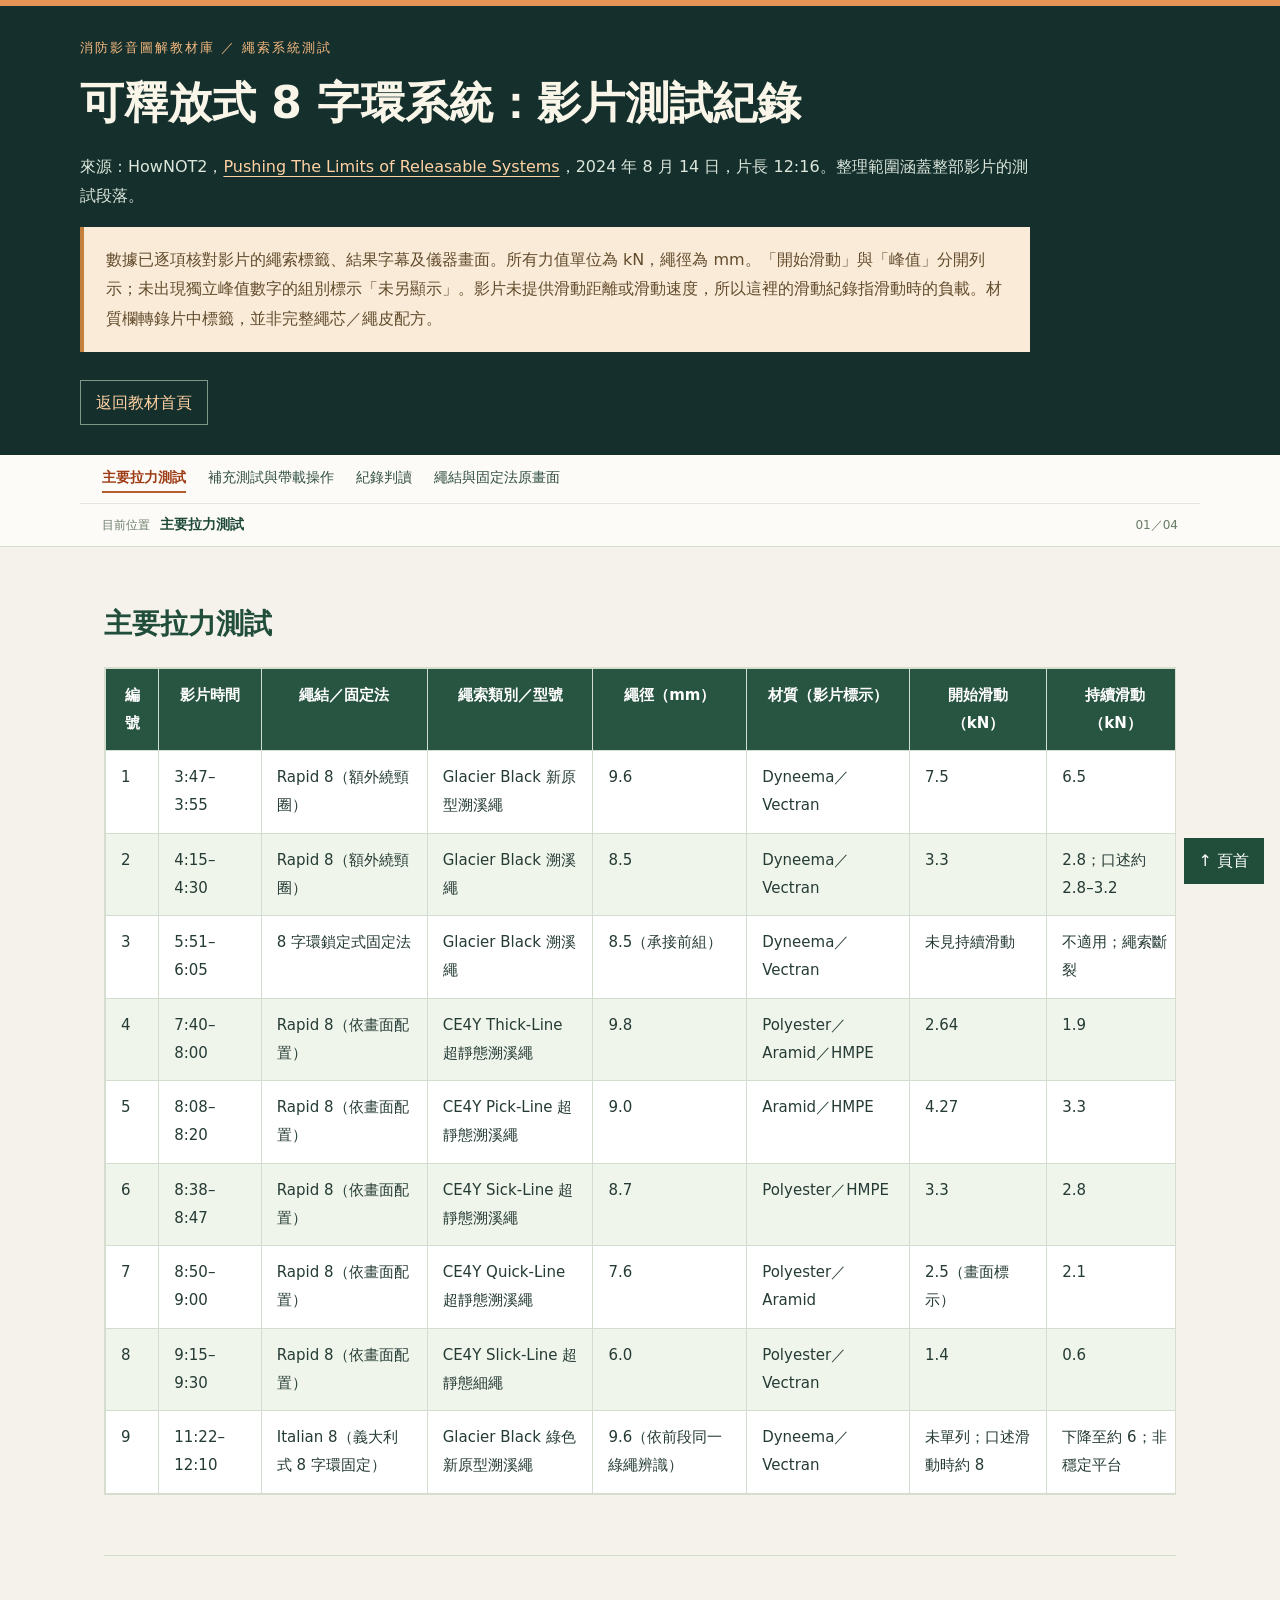
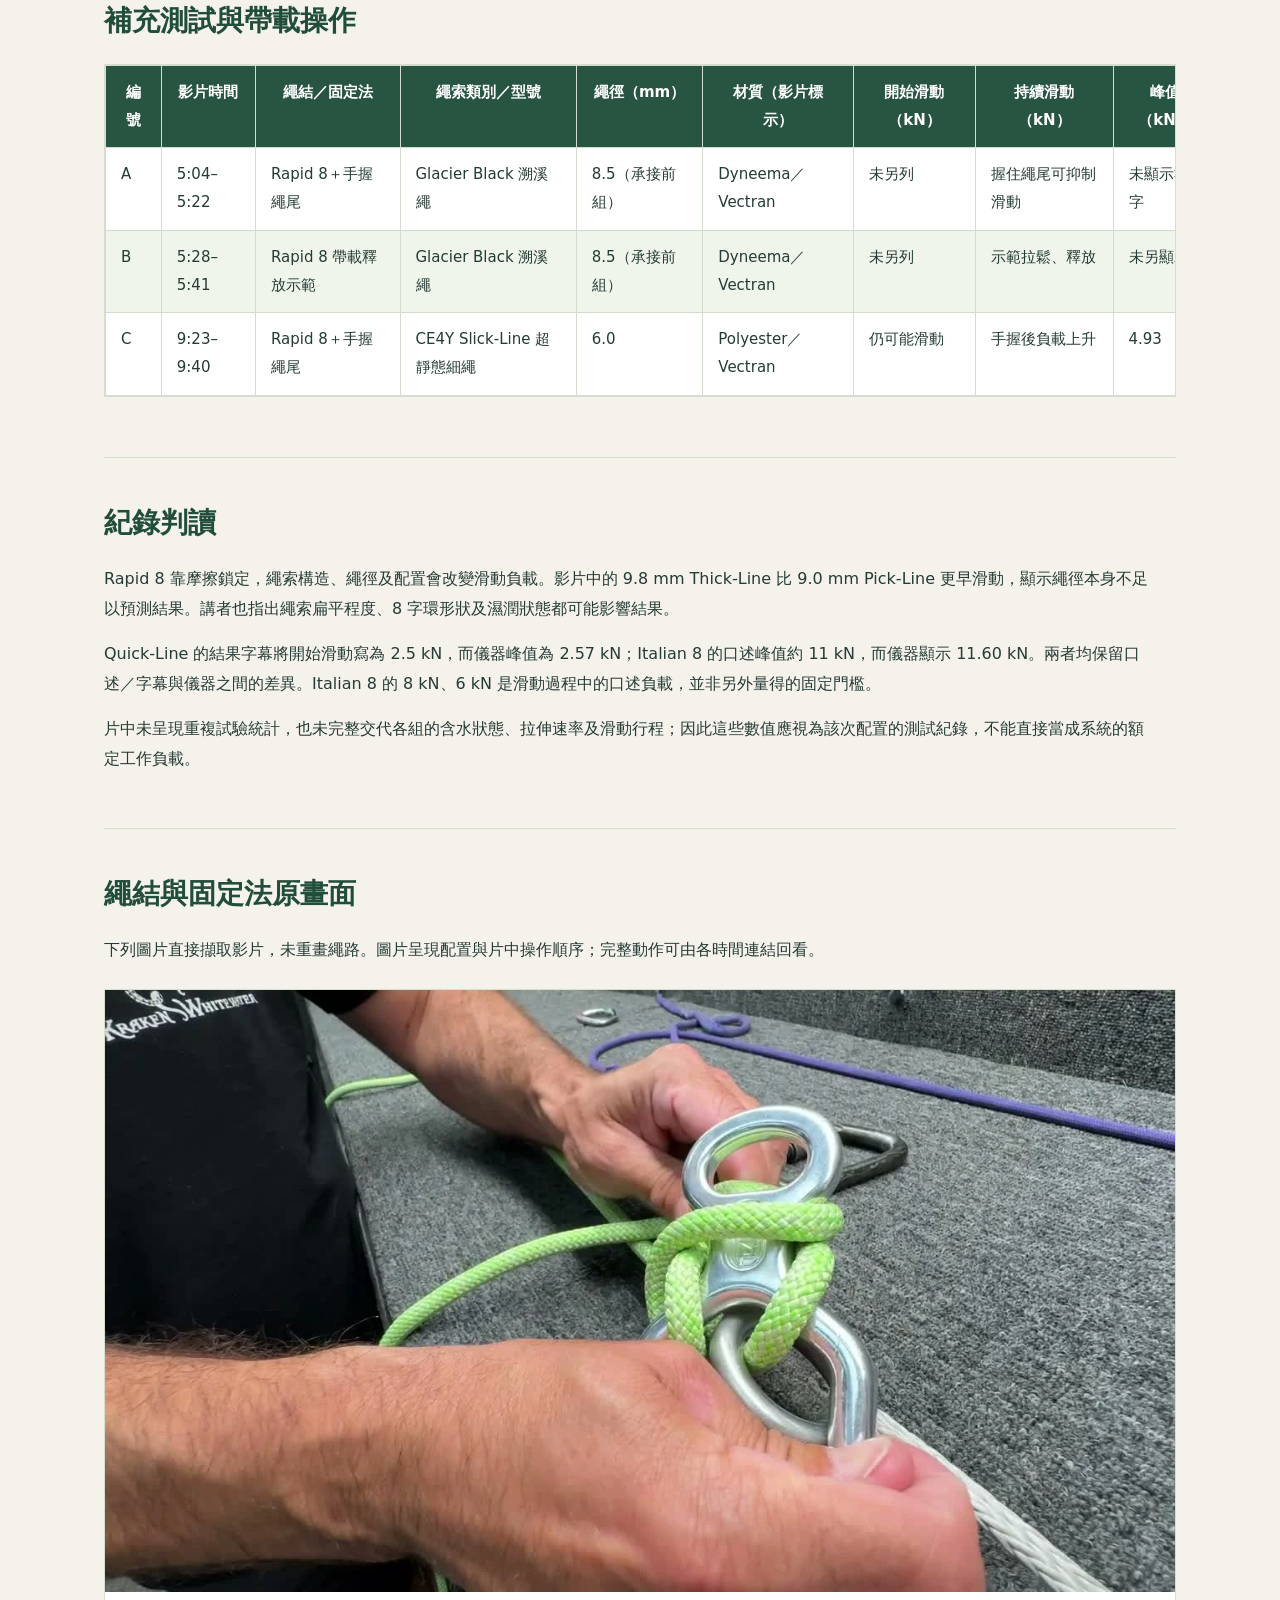
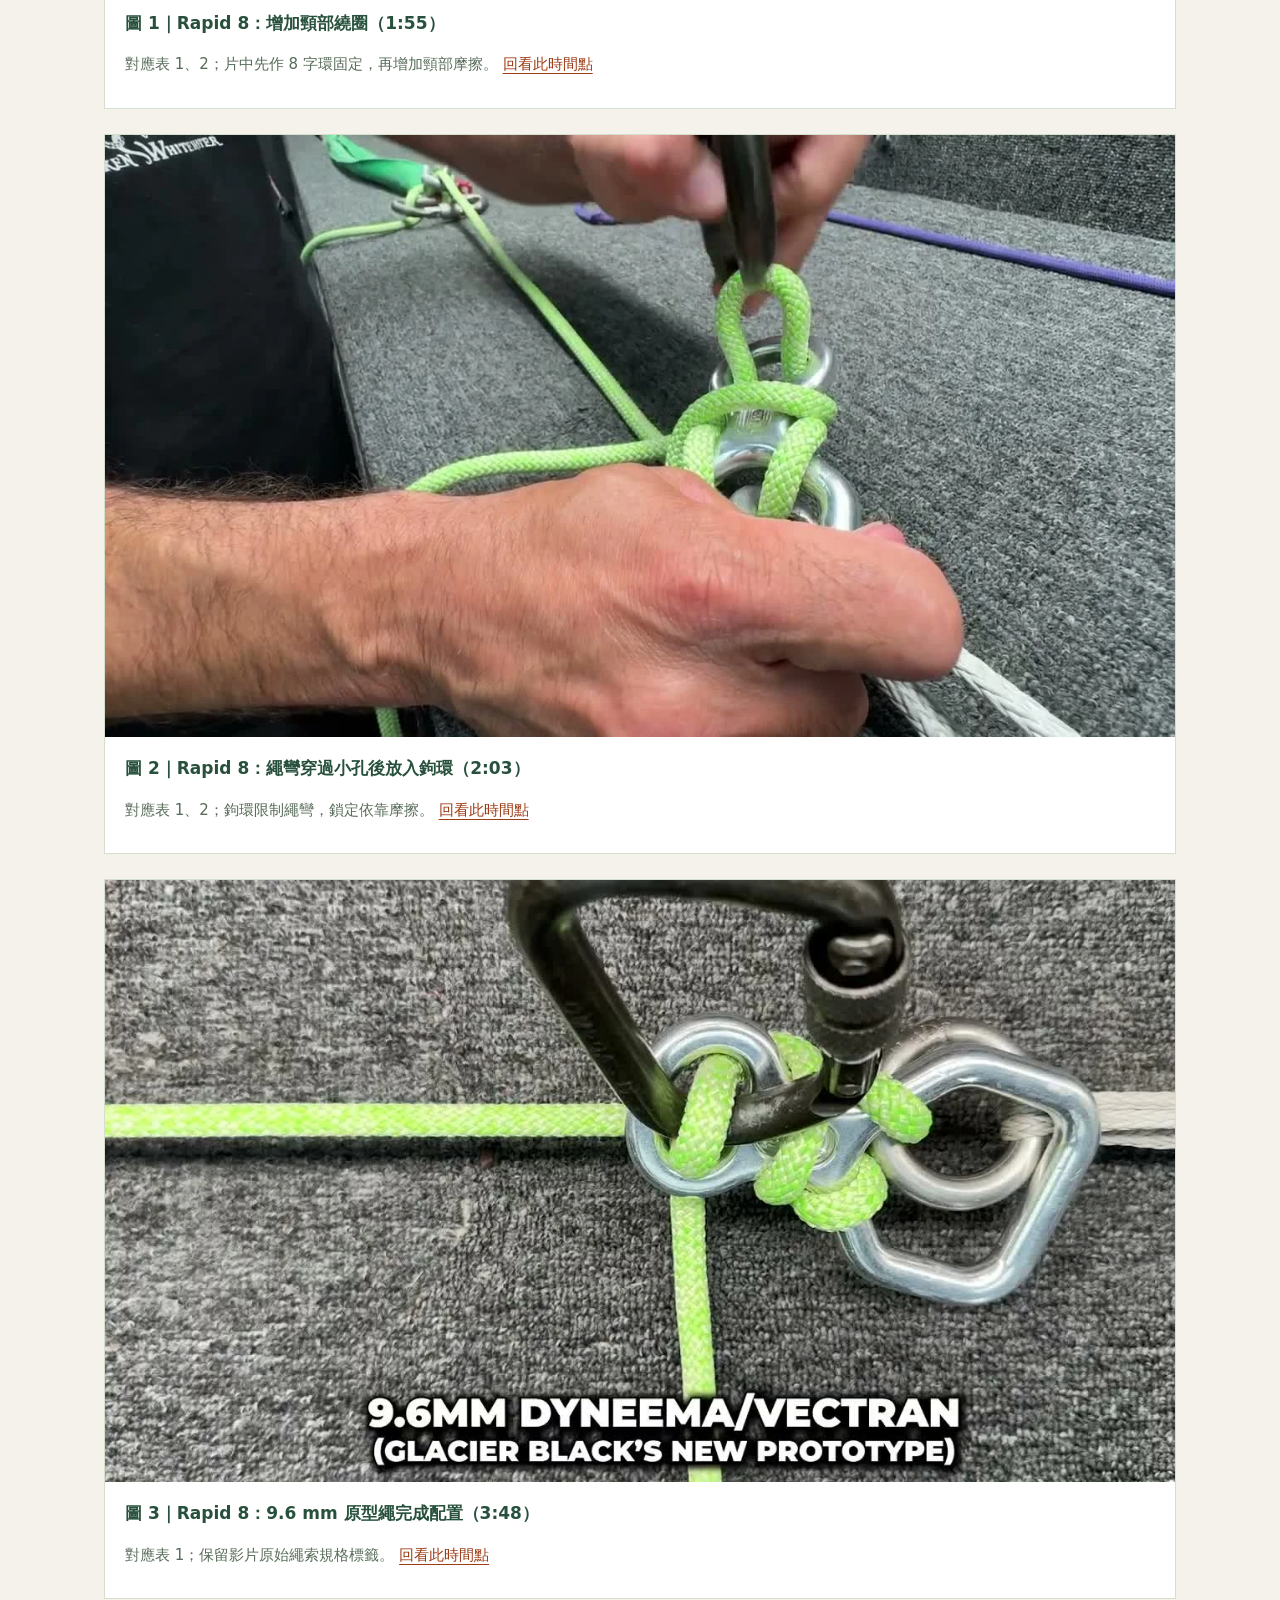
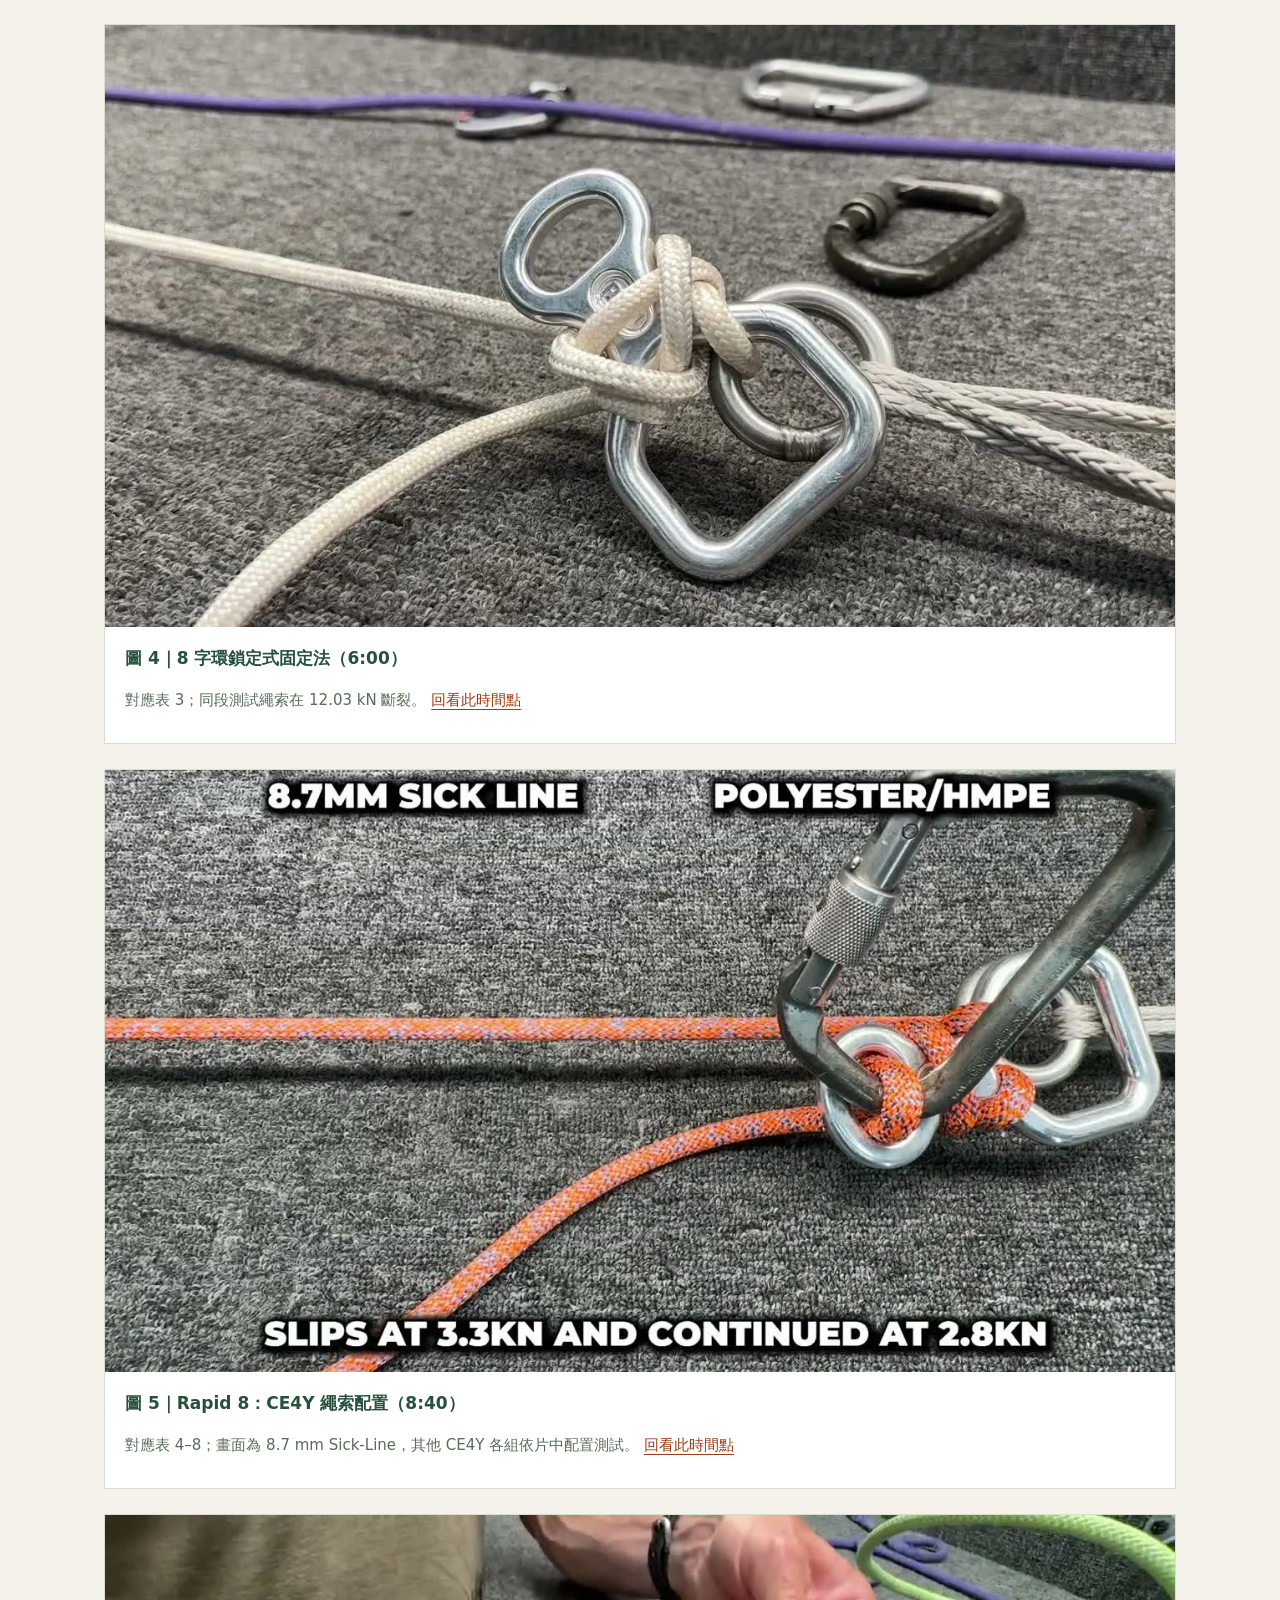
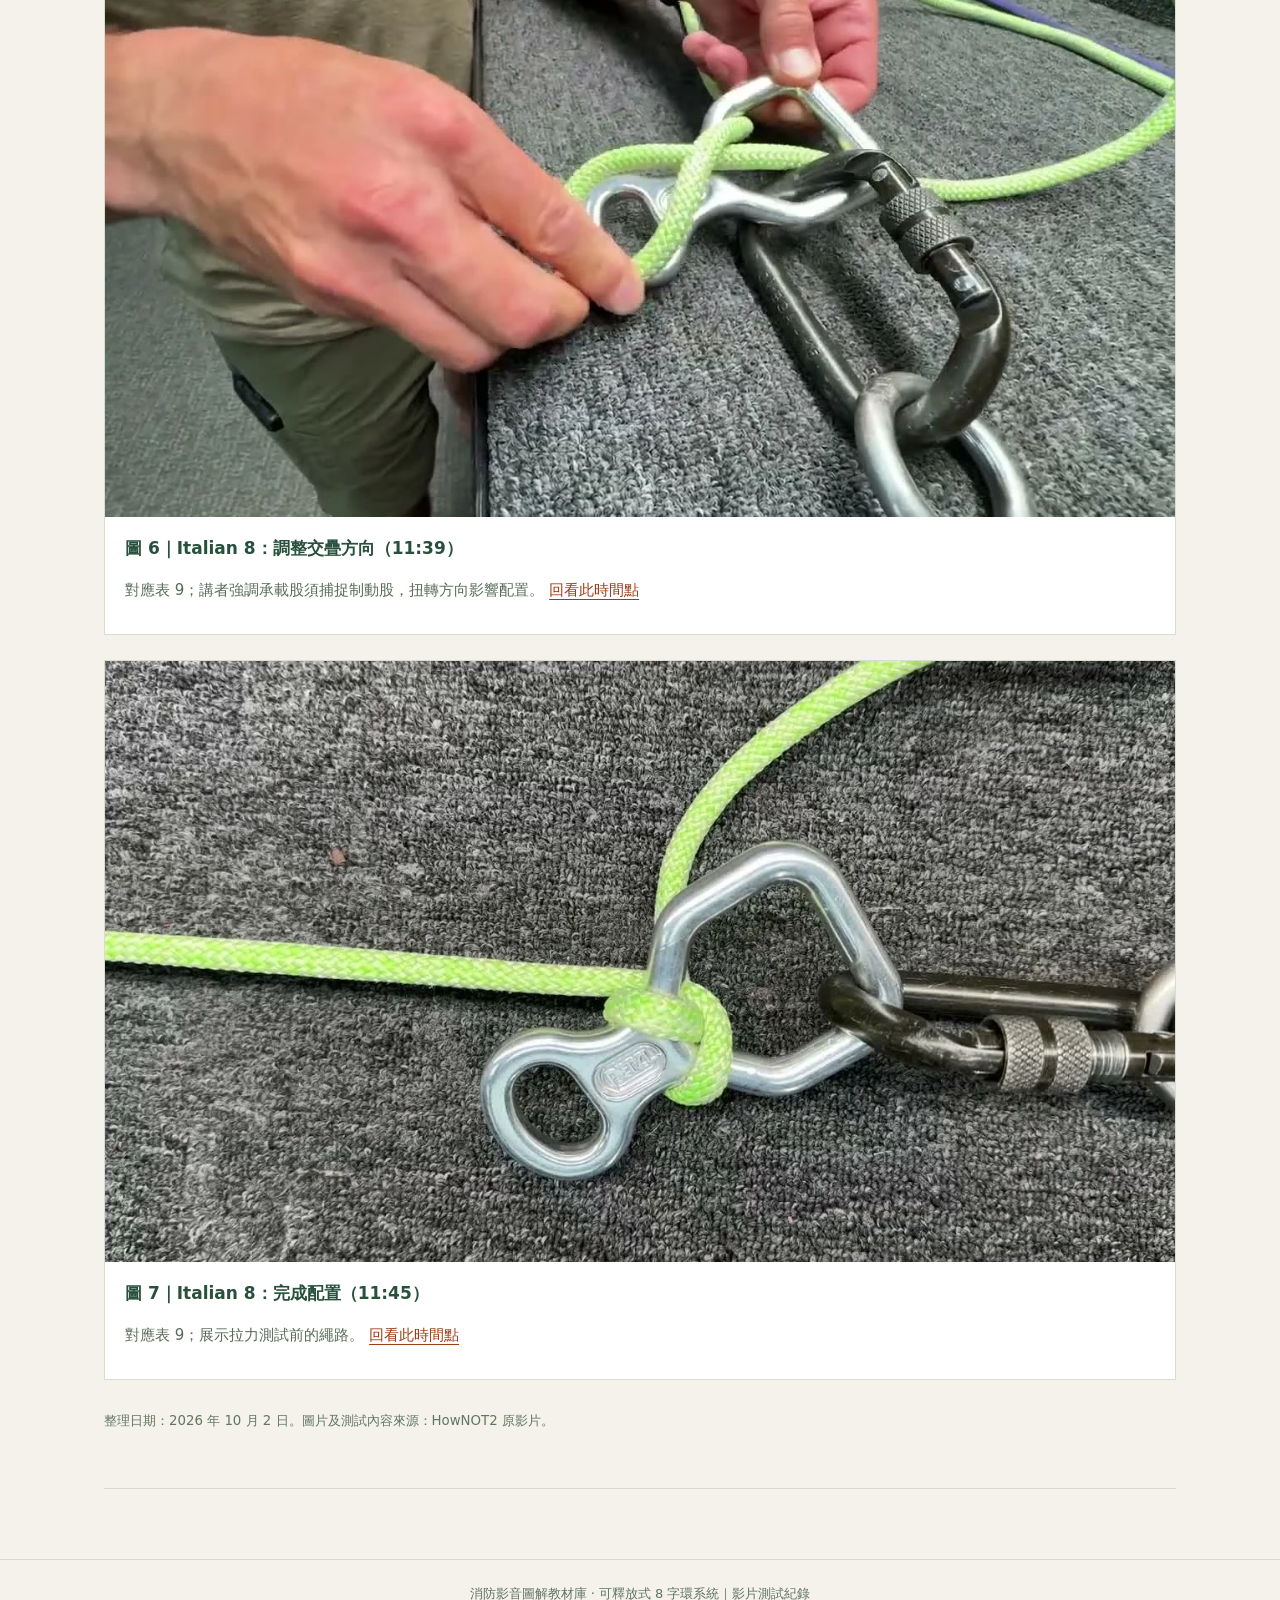
<file: releasable-figure8/index.html>
<!DOCTYPE html>
<html lang="zh-Hant"><head><meta charset="utf-8"/><meta content="width=device-width,initial-scale=1" name="viewport"/><title>可釋放式 8 字環系統｜影片測試紀錄</title><link href="../assets/material.css" rel="stylesheet"/></head><body><header id="page-start"><div class="wrap"><div class="eyebrow">消防影音圖解教材庫 ／ 繩索系統測試</div><h1>可釋放式 8 字環系統：影片測試紀錄</h1><p>來源：HowNOT2，<a href="https://www.youtube.com/watch?v=imSqFCqsCWs" rel="noopener" target="_blank">Pushing The Limits of Releasable Systems</a>，2024 年 8 月 14 日，片長 12:16。整理範圍涵蓋整部影片的測試段落。</p><p class="note">數據已逐項核對影片的繩索標籤、結果字幕及儀器畫面。所有力值單位為 kN，繩徑為 mm。「開始滑動」與「峰值」分開列示；未出現獨立峰值數字的組別標示「未另顯示」。影片未提供滑動距離或滑動速度，所以這裡的滑動紀錄指滑動時的負載。材質欄轉錄片中標籤，並非完整繩芯／繩皮配方。</p><a class="home-link" href="../index.html">返回教材首頁</a></div></header><nav aria-label="章節導覽"><div class="navinner"><a href="#pull-tests">主要拉力測試</a><a href="#loaded-operation">補充測試與帶載操作</a><a href="#interpretation">紀錄判讀</a><a href="#configurations">繩結與固定法原畫面</a></div><div aria-label="目前閱讀位置" class="reading"><span class="reading-label">目前位置</span><span class="reading-title" id="reading-title"></span><span class="reading-sub" id="reading-sub"></span><span class="reading-count" id="reading-count"></span></div></nav><main><section data-title="主要拉力測試" id="pull-tests"><h2>主要拉力測試</h2><div class="table-wrap"><div class="tablewrap"><table class="wide"><thead><tr><th>編號</th><th>影片時間</th><th>繩結／固定法</th><th>繩索類別／型號</th><th>繩徑（mm）</th><th>材質（影片標示）</th><th>開始滑動（kN）</th><th>持續滑動（kN）</th><th>峰值（kN）</th><th>紀錄說明</th></tr></thead><tbody><tr><td>1</td><td>3:47–3:55</td><td>Rapid 8（額外繞頸圈）</td><td>Glacier Black 新原型溯溪繩</td><td>9.6</td><td>Dyneema／Vectran</td><td>7.5</td><td>6.5</td><td>未另顯示</td><td>以畫面標示為準。</td></tr><tr><td>2</td><td>4:15–4:30</td><td>Rapid 8（額外繞頸圈）</td><td>Glacier Black 溯溪繩</td><td>8.5</td><td>Dyneema／Vectran</td><td>3.3</td><td>2.8；口述約 2.8–3.2</td><td>未另顯示</td><td>與前組同類構造、較小繩徑。</td></tr><tr><td>3</td><td>5:51–6:05</td><td>8 字環鎖定式固定法</td><td>Glacier Black 溯溪繩</td><td>8.5（承接前組）</td><td>Dyneema／Vectran</td><td>未見持續滑動</td><td>不適用；繩索斷裂</td><td>12.03（斷裂值）</td><td>以鎖定方式比較滑動與斷裂；受力後難以解開。</td></tr><tr><td>4</td><td>7:40–8:00</td><td>Rapid 8（依畫面配置）</td><td>CE4Y Thick-Line 超靜態溯溪繩</td><td>9.8</td><td>Polyester／Aramid／HMPE</td><td>2.64</td><td>1.9</td><td>2.64</td><td>片中認為聚丙烯使繩索易扁平，可能影響摩擦。</td></tr><tr><td>5</td><td>8:08–8:20</td><td>Rapid 8（依畫面配置）</td><td>CE4Y Pick-Line 超靜態溯溪繩</td><td>9.0</td><td>Aramid／HMPE</td><td>4.27</td><td>3.3</td><td>4.27</td><td>8:20 儀器畫面另顯示當下負載 3.31 kN。</td></tr><tr><td>6</td><td>8:38–8:47</td><td>Rapid 8（依畫面配置）</td><td>CE4Y Sick-Line 超靜態溯溪繩</td><td>8.7</td><td>Polyester／HMPE</td><td>3.3</td><td>2.8</td><td>未另顯示</td><td>開始及持續滑動值依片中字幕標示。</td></tr><tr><td>7</td><td>8:50–9:00</td><td>Rapid 8（依畫面配置）</td><td>CE4Y Quick-Line 超靜態溯溪繩</td><td>7.6</td><td>Polyester／Aramid</td><td>2.5（畫面標示）</td><td>2.1</td><td>2.57</td><td>鉤環轉動；9:00 儀器顯示峰值 2.57 kN、當下負載 2.13 kN。</td></tr><tr><td>8</td><td>9:15–9:30</td><td>Rapid 8（依畫面配置）</td><td>CE4Y Slick-Line 超靜態細繩</td><td>6.0</td><td>Polyester／Vectran</td><td>1.4</td><td>0.6</td><td>未另顯示</td><td>講者明說此繩徑不屬於該系統預期用途。</td></tr><tr><td>9</td><td>11:22–12:10</td><td>Italian 8（義大利式 8 字環固定）</td><td>Glacier Black 綠色新原型溯溪繩</td><td>9.6（依前段同一綠繩辨識）</td><td>Dyneema／Vectran</td><td>未單列；口述滑動時約 8</td><td>下降至約 6；非穩定平台</td><td>11.60</td><td>口述約 11 kN；以儀器 11.60 kN 為準。</td></tr></tbody></table></div></div></section><section data-title="補充測試與帶載操作" id="loaded-operation"><h2>補充測試與帶載操作</h2><div class="table-wrap"><div class="tablewrap"><table class="wide"><thead><tr><th>編號</th><th>影片時間</th><th>繩結／固定法</th><th>繩索類別／型號</th><th>繩徑（mm）</th><th>材質（影片標示）</th><th>開始滑動（kN）</th><th>持續滑動（kN）</th><th>峰值（kN）</th><th>紀錄說明</th></tr></thead><tbody><tr><td>A</td><td>5:04–5:22</td><td>Rapid 8＋手握繩尾</td><td>Glacier Black 溯溪繩</td><td>8.5（承接前組）</td><td>Dyneema／Vectran</td><td>未另列</td><td>握住繩尾可抑制滑動</td><td>未顯示數字</td><td>講者稱兩指輕握後接近斷裂強度，不能據此填入數值。</td></tr><tr><td>B</td><td>5:28–5:41</td><td>Rapid 8 帶載釋放示範</td><td>Glacier Black 溯溪繩</td><td>8.5（承接前組）</td><td>Dyneema／Vectran</td><td>未另列</td><td>示範拉鬆、釋放</td><td>未另顯示</td><td>口述當時負載約 6 kN；這是操作負載，並非滑動起始值或峰值。</td></tr><tr><td>C</td><td>9:23–9:40</td><td>Rapid 8＋手握繩尾</td><td>CE4Y Slick-Line 超靜態細繩</td><td>6.0</td><td>Polyester／Vectran</td><td>仍可能滑動</td><td>手握後負載上升</td><td>4.93</td><td>4.93 kN 屬手握繩尾的另一種條件，不能視為無人握持的鎖定能力。</td></tr></tbody></table></div></div></section><section data-title="紀錄判讀" id="interpretation"><h2>紀錄判讀</h2><p>Rapid 8 靠摩擦鎖定，繩索構造、繩徑及配置會改變滑動負載。影片中的 9.8 mm Thick-Line 比 9.0 mm Pick-Line 更早滑動，顯示繩徑本身不足以預測結果。講者也指出繩索扁平程度、8 字環形狀及濕潤狀態都可能影響結果。</p><p>Quick-Line 的結果字幕將開始滑動寫為 2.5 kN，而儀器峰值為 2.57 kN；Italian 8 的口述峰值約 11 kN，而儀器顯示 11.60 kN。兩者均保留口述／字幕與儀器之間的差異。Italian 8 的 8 kN、6 kN 是滑動過程中的口述負載，並非另外量得的固定門檻。</p><p>片中未呈現重複試驗統計，也未完整交代各組的含水狀態、拉伸速率及滑動行程；因此這些數值應視為該次配置的測試紀錄，不能直接當成系統的額定工作負載。</p></section><section data-title="繩結與固定法原畫面" id="configurations"><h2>繩結與固定法原畫面</h2><p>下列圖片直接擷取影片，未重畫繩路。圖片呈現配置與片中操作順序；完整動作可由各時間連結回看。</p><div class="gallery"><figure><button aria-label="放大：圖 1｜Rapid 8：增加頸部繞圈（1:55）" class="zoom" type="button"><img alt="圖 1｜Rapid 8：增加頸部繞圈（1:55）" decoding="async" height="720" loading="lazy" src="./assets/image-001.webp" width="1280"/></button><figcaption>圖 1｜Rapid 8：增加頸部繞圈（1:55）</figcaption><p>對應表 1、2；片中先作 8 字環固定，再增加頸部摩擦。 <a href="https://www.youtube.com/watch?v=imSqFCqsCWs&amp;t=115s" rel="noopener" target="_blank">回看此時間點</a></p></figure><figure><button aria-label="放大：圖 2｜Rapid 8：繩彎穿過小孔後放入鉤環（2:03）" class="zoom" type="button"><img alt="圖 2｜Rapid 8：繩彎穿過小孔後放入鉤環（2:03）" decoding="async" height="720" loading="lazy" src="./assets/image-002.webp" width="1280"/></button><figcaption>圖 2｜Rapid 8：繩彎穿過小孔後放入鉤環（2:03）</figcaption><p>對應表 1、2；鉤環限制繩彎，鎖定依靠摩擦。 <a href="https://www.youtube.com/watch?v=imSqFCqsCWs&amp;t=123s" rel="noopener" target="_blank">回看此時間點</a></p></figure><figure><button aria-label="放大：圖 3｜Rapid 8：9.6 mm 原型繩完成配置（3:48）" class="zoom" type="button"><img alt="圖 3｜Rapid 8：9.6 mm 原型繩完成配置（3:48）" decoding="async" height="720" loading="lazy" src="./assets/image-003.webp" width="1280"/></button><figcaption>圖 3｜Rapid 8：9.6 mm 原型繩完成配置（3:48）</figcaption><p>對應表 1；保留影片原始繩索規格標籤。 <a href="https://www.youtube.com/watch?v=imSqFCqsCWs&amp;t=228s" rel="noopener" target="_blank">回看此時間點</a></p></figure><figure><button aria-label="放大：圖 4｜8 字環鎖定式固定法（6:00）" class="zoom" type="button"><img alt="圖 4｜8 字環鎖定式固定法（6:00）" decoding="async" height="720" loading="lazy" src="./assets/image-004.webp" width="1280"/></button><figcaption>圖 4｜8 字環鎖定式固定法（6:00）</figcaption><p>對應表 3；同段測試繩索在 12.03 kN 斷裂。 <a href="https://www.youtube.com/watch?v=imSqFCqsCWs&amp;t=360s" rel="noopener" target="_blank">回看此時間點</a></p></figure><figure><button aria-label="放大：圖 5｜Rapid 8：CE4Y 繩索配置（8:40）" class="zoom" type="button"><img alt="圖 5｜Rapid 8：CE4Y 繩索配置（8:40）" decoding="async" height="720" loading="lazy" src="./assets/image-005.webp" width="1280"/></button><figcaption>圖 5｜Rapid 8：CE4Y 繩索配置（8:40）</figcaption><p>對應表 4–8；畫面為 8.7 mm Sick-Line，其他 CE4Y 各組依片中配置測試。 <a href="https://www.youtube.com/watch?v=imSqFCqsCWs&amp;t=520s" rel="noopener" target="_blank">回看此時間點</a></p></figure><figure><button aria-label="放大：圖 6｜Italian 8：調整交疊方向（11:39）" class="zoom" type="button"><img alt="圖 6｜Italian 8：調整交疊方向（11:39）" decoding="async" height="720" loading="lazy" src="./assets/image-006.webp" width="1280"/></button><figcaption>圖 6｜Italian 8：調整交疊方向（11:39）</figcaption><p>對應表 9；講者強調承載股須捕捉制動股，扭轉方向影響配置。 <a href="https://www.youtube.com/watch?v=imSqFCqsCWs&amp;t=699s" rel="noopener" target="_blank">回看此時間點</a></p></figure><figure><button aria-label="放大：圖 7｜Italian 8：完成配置（11:45）" class="zoom" type="button"><img alt="圖 7｜Italian 8：完成配置（11:45）" decoding="async" height="720" loading="lazy" src="./assets/image-007.webp" width="1280"/></button><figcaption>圖 7｜Italian 8：完成配置（11:45）</figcaption><p>對應表 9；展示拉力測試前的繩路。 <a href="https://www.youtube.com/watch?v=imSqFCqsCWs&amp;t=705s" rel="noopener" target="_blank">回看此時間點</a></p></figure></div><p><small>整理日期：2026 年 10 月 2 日。圖片及測試內容來源：HowNOT2 原影片。</small></p></section></main><footer>消防影音圖解教材庫 · 可釋放式 8 字環系統｜影片測試紀錄</footer><a class="backtop" href="#page-start">↑ 頁首</a><dialog aria-label="原始畫面放大" id="lightbox"><button id="close-lightbox" type="button">關閉 ✕</button><img alt=""/></dialog><script defer="" src="../assets/material.js"></script></body></html>
</file>
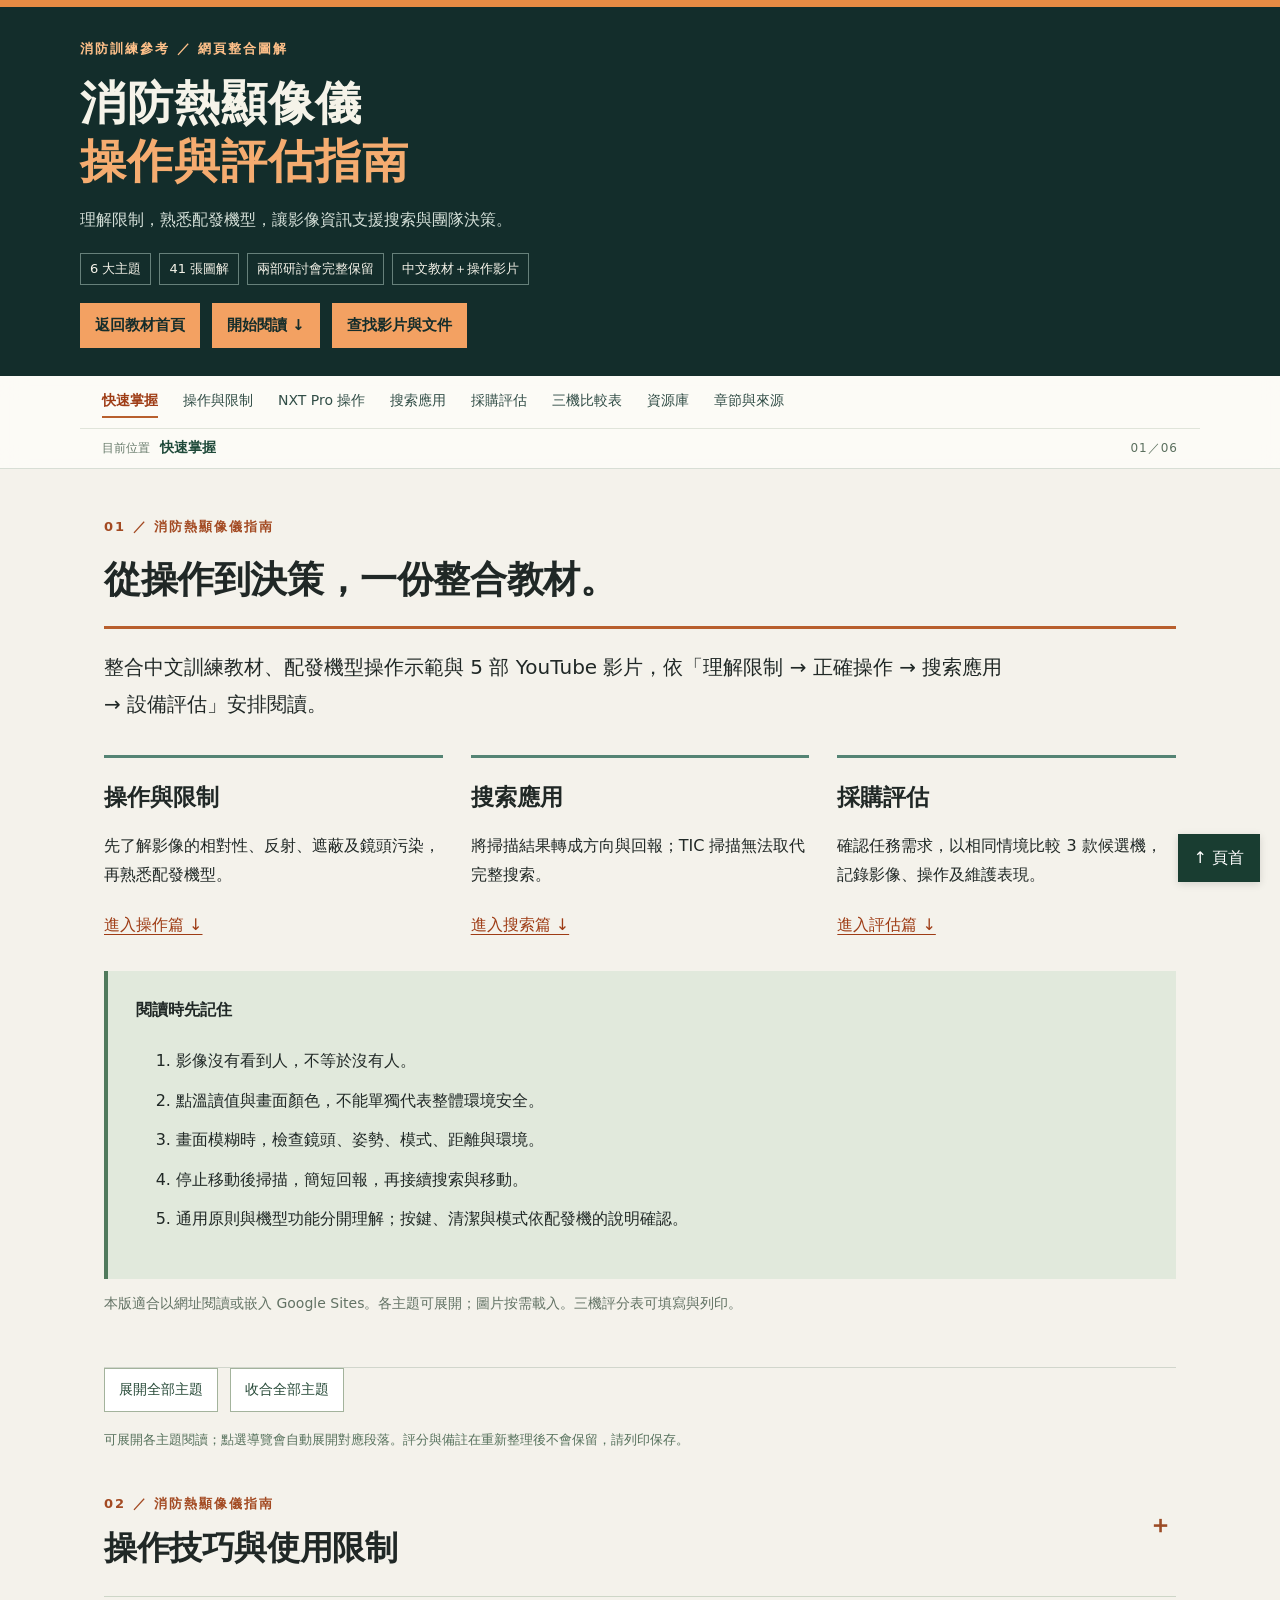
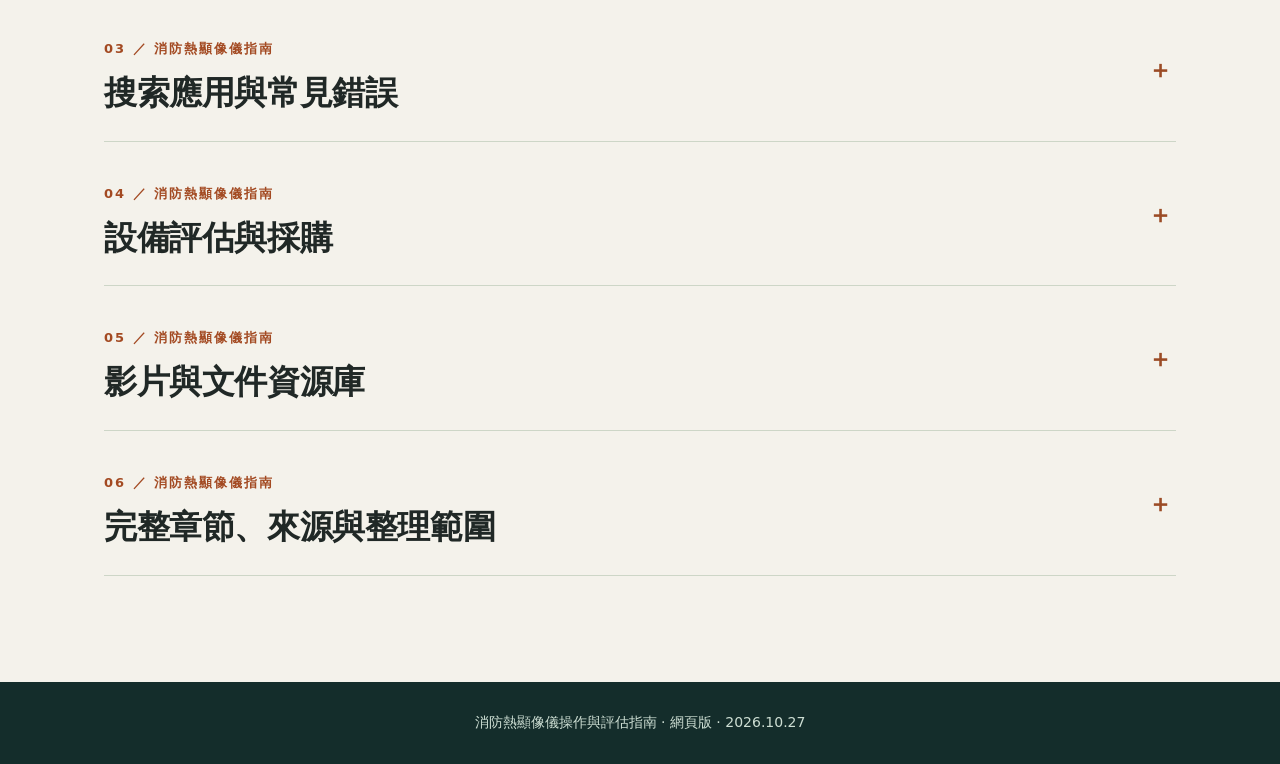
<file: tic-guide/index.html>
<!DOCTYPE html>

<html lang="zh-Hant"><head><meta charset="utf-8"/><meta content="width=device-width,initial-scale=1" name="viewport"/><meta content="消防熱顯像儀操作、Bullard NXT Pro 機型示範、搜索與採購評估；含 41 張圖解及可填寫比較表。" name="description"/><title>消防熱顯像儀操作與評估指南</title><link href="./assets/style.css" rel="stylesheet"/></head><body><header id="top"><div class="wrap"><div class="eyebrow">消防訓練參考 ／ 網頁整合圖解</div><h1>消防熱顯像儀<br/><span>操作與評估指南</span></h1><p>理解限制，熟悉配發機型，讓影像資訊支援搜索與團隊決策。</p><div class="meta"><span>6 大主題</span><span>41 張圖解</span><span>兩部研討會完整保留</span><span>中文教材＋操作影片</span></div><div class="actions"><a href="../index.html">返回教材首頁</a><a href="#quick">開始閱讀 ↓</a><a href="#library">查找影片與文件</a></div></div></header><nav aria-label="頁面導覽"><div class="navinner"><a href="#quick">快速掌握</a><a href="#operate">操作與限制</a><a href="#bullard">NXT Pro 操作</a><a href="#search">搜索應用</a><a href="#evaluate">採購評估</a><a href="#b-worksheet">三機比較表</a><a href="#library">資源庫</a><a href="#sources">章節與來源</a></div><div aria-label="目前閱讀位置" class="reading-position" id="reading-position"><span class="reading-label">目前位置</span><span class="reading-chapter" id="reading-chapter">快速掌握</span><span class="reading-subheading" id="reading-subheading"></span><span class="reading-count" id="reading-count">01／06</span></div></nav><main><section class="major" id="quick"><div class="eyebrow">01 ／ 消防熱顯像儀指南</div><h2>從操作到決策，一份整合教材。</h2><p class="lead">整合中文訓練教材、配發機型操作示範與 5 部 YouTube 影片，依「理解限制 → 正確操作 → 搜索應用 → 設備評估」安排閱讀。</p><div class="three"><article><b>操作與限制</b><p>先了解影像的相對性、反射、遮蔽及鏡頭污染，再熟悉配發機型。</p><a href="#operate">進入操作篇 ↓</a></article><article><b>搜索應用</b><p>將掃描結果轉成方向與回報；TIC 掃描無法取代完整搜索。</p><a href="#search">進入搜索篇 ↓</a></article><article><b>採購評估</b><p>確認任務需求，以相同情境比較 3 款候選機，記錄影像、操作及維護表現。</p><a href="#evaluate">進入評估篇 ↓</a></article></div><div class="keyline"><strong>閱讀時先記住</strong><ol><li>影像沒有看到人，不等於沒有人。</li><li>點溫讀值與畫面顏色，不能單獨代表整體環境安全。</li><li>畫面模糊時，檢查鏡頭、姿勢、模式、距離與環境。</li><li>停止移動後掃描，簡短回報，再接續搜索與移動。</li><li>通用原則與機型功能分開理解；按鍵、清潔與模式依配發機的說明確認。</li></ol></div><p class="small">本版適合以網址閱讀或嵌入 Google Sites。各主題可展開；圖片按需載入。三機評分表可填寫與列印。</p></section><div class="quick-tools"><button id="expand-all" type="button">展開全部主題</button><button id="collapse-all" type="button">收合全部主題</button></div><p class="embed-note">可展開各主題閱讀；點選導覽會自動展開對應段落。評分與備註在重新整理後不會保留，請列印保存。</p><details class="topic" id="operate"><summary><div class="eyebrow">02 ／ 消防熱顯像儀指南</div><h2>操作技巧與使用限制</h2></summary><div class="topic-content"><p class="source-note">主要依據：<a href="https://drive.google.com/file/d/17Zek28Zi_9LNPMA3etz_v1tY1ECAytf5/view" rel="noopener" target="_blank">中文教材：熱顯像儀訓練（3 小時） ↗</a>、<a href="https://www.youtube.com/watch?v=UHVyItjLLKg&amp;t=0s" rel="noopener" target="_blank">熱成像概論之操作技巧與禁忌 ↗</a>及使用與搜索研討會。</p><h3>先建立正確的成像觀念</h3><p>教材第 17–20 頁說明，TIC 將偵測到的紅外線差異轉為影像；在白熱顯示下，明暗代表場景中的相對熱差。同一個人進入更熱的背景後，可能由亮轉暗，不能把白色人形當成唯一線索。</p><figure class="document-figure"><button aria-label="放大：同一人體，可能因背景而呈現不同明暗" class="zoom"><img alt="同一人體，可能因背景而呈現不同明暗；中文教材 PDF，第 19 頁" decoding="async" height="864" loading="lazy" src="./assets/image-001.webp" width="1152"/></button><figcaption><a href="https://drive.google.com/file/d/17Zek28Zi_9LNPMA3etz_v1tY1ECAytf5/view#page=19" rel="noopener" target="_blank">第 19 頁 ↗</a><strong>同一人體，可能因背景而呈現不同明暗</strong><span>原教材以「熱反轉」說明人體在一般環境與火場中的外觀差異。這裡重點是背景與相對熱差，不是人體突然停止放射紅外線。</span><small class="source-tag">來源：中文教材 PDF，第 19 頁</small></figcaption></figure><h3>中文操作短片的 5 個提醒</h3><div class="tablewrap"><table><thead><tr><th>回看片段</th><th>重點</th><th>實務意義</th></tr></thead><tbody><tr><td><a href="https://www.youtube.com/watch?v=UHVyItjLLKg&amp;t=20s" rel="noopener" target="_blank">00:20 ↗</a></td><td>明暗取決於相對熱差</td><td>辨識格局與物體輪廓，不只找固定顏色。</td></tr><tr><td><a href="https://www.youtube.com/watch?v=UHVyItjLLKg&amp;t=110s" rel="noopener" target="_blank">01:50 ↗</a></td><td>距離與視野受限</td><td>保持對真實空間、落差及周遭的掌握。</td></tr><tr><td><a href="https://www.youtube.com/watch?v=UHVyItjLLKg&amp;t=140s" rel="noopener" target="_blank">02:20 ↗</a></td><td>點溫不能代表全場</td><td>同一場景的讀值可能因指向與條件而明顯變化。</td></tr><tr><td><a href="https://www.youtube.com/watch?v=UHVyItjLLKg&amp;t=170s" rel="noopener" target="_blank">02:50 ↗</a></td><td>光滑表面會產生反射</td><td>玻璃與金屬可能反映周遭熱源，不能將影像直接當成實體。</td></tr><tr><td><a href="https://www.youtube.com/watch?v=UHVyItjLLKg&amp;t=230s" rel="noopener" target="_blank">03:50 ↗</a></td><td>遮蔽與低辨識度</td><td>被覆蓋或與背景溫差很小的目標可能不清楚，仍需實際確認。</td></tr></tbody></table></div><div class="gallery"><figure><button aria-label="放大：同一場景的讀值差異" class="zoom"><img alt="同一場景的讀值差異；補充影片，02:20" decoding="async" height="720" loading="lazy" src="./assets/image-002.webp" width="1280"/></button><figcaption><a href="https://www.youtube.com/watch?v=UHVyItjLLKg&amp;t=140s" rel="noopener" target="_blank">02:20 ↗</a><strong>同一場景的讀值差異</strong><span>片中示範讀值變動，提醒不能把中心點讀值當作整個環境的安全判準。</span><small class="source-tag">來源：補充影片，02:20</small></figcaption></figure><figure><button aria-label="放大：光滑表面與反射影像" class="zoom"><img alt="光滑表面與反射影像；補充影片，03:20" decoding="async" height="720" loading="lazy" src="./assets/image-003.webp" width="1280"/></button><figcaption><a href="https://www.youtube.com/watch?v=UHVyItjLLKg&amp;t=200s" rel="noopener" target="_blank">03:20 ↗</a><strong>光滑表面與反射影像</strong><span>片中以玻璃及光亮表面示範熱反射，協助辨認「看見的熱」可能來自別處。</span><small class="source-tag">來源：補充影片，03:20</small></figcaption></figure></div><h3>限制要分成「遮蔽」與「影像劣化」</h3><p>牆面、家具、毯子及玻璃會遮住後方物體的直接影像；可見的熱分布或反射，不代表已看穿遮蔽物。水氣、煙粒子與鏡頭污染則可能讓對比及細節惡化。原教材第 29–34 頁的「類白屏」應作為檢查線索，不能將所有灰白畫面都歸因於同一原因。</p><div class="gallery"><figure class="document-figure"><button aria-label="放大：原教材：遮蔽與水氣限制" class="zoom"><img alt="原教材：遮蔽與水氣限制；中文教材 PDF，第 29 頁" decoding="async" height="864" loading="lazy" src="./assets/image-004.webp" width="1152"/></button><figcaption><a href="https://drive.google.com/file/d/17Zek28Zi_9LNPMA3etz_v1tY1ECAytf5/view#page=29" rel="noopener" target="_blank">第 29 頁 ↗</a><strong>原教材：遮蔽與水氣限制</strong><span>教材的簡化列點需連同場景理解。TIC 不是透視設備，環境與鏡頭上的水分也可能降低可讀性。</span><small class="source-tag">來源：中文教材 PDF，第 29 頁</small></figcaption></figure><figure class="document-figure"><button aria-label="放大：原教材：點溫不能代替整體判斷" class="zoom"><img alt="原教材：點溫不能代替整體判斷；中文教材 PDF，第 35 頁" decoding="async" height="864" loading="lazy" src="./assets/image-005.webp" width="1152"/></button><figcaption><a href="https://drive.google.com/file/d/17Zek28Zi_9LNPMA3etz_v1tY1ECAytf5/view#page=35" rel="noopener" target="_blank">第 35 頁 ↗</a><strong>原教材：點溫不能代替整體判斷</strong><span>一個點無法代表整個面，放射率、距離與周圍環境也會影響表觀溫度。</span><small class="source-tag">來源：中文教材 PDF，第 35 頁</small></figcaption></figure></div><section class="subtopic" id="a-tips"><h3>成功使用的 10 個習慣</h3><ol class="tips"><li>攜帶並妥善固定 TIC</li><li>提早開機，預留設備校正時間</li><li>接受所用機型的操作與實火訓練</li><li>學會完整、由低到高的掃描</li><li>維持低姿勢</li><li>保持鏡頭清潔</li><li>正確判讀熱影像</li><li>避免過度依賴設備</li><li>理解設備與環境的限制</li><li>把影像資訊用在戰術判斷</li></ol><figure><button aria-label="放大：十大使用提示" class="zoom"><img alt="原片 03:00：十大使用提示" decoding="async" height="720" loading="lazy" src="./assets/image-006.webp" width="1280"/></button><figcaption><a href="https://www.youtube.com/watch?v=SWU_L-GPJj8&amp;t=180s" rel="noopener" target="_blank">03:00 ↗</a><strong>十大使用提示</strong><span>原片的操作習慣總覽。開機時間與模式切換應依實際機型及原廠說明確認。</span><small class="source-tag">來源：使用與搜索研討會，SWU_L-GPJj8</small></figcaption></figure><aside><strong>設備讀值的解讀</strong><p>講者提醒：消防用 TIC 的主要價值在熱差與影像資訊。它不是透視工具，不能穿過牆面或覆蓋物，也不應把畫面上的表觀溫度當作精確氣體溫度或安全界線。</p></aside></section><section class="subtopic" id="a-scan"><h3>停下觀察，回報，再移動。</h3><div class="flow"><article><em>1</em><h4>低姿勢、先用基本功</h4><p>觀察煙流、檢查門口、呼喊並依搜索訓練確認入口。講者主張在門口內側取得完整視野，並避免置身高熱排出氣流。</p></article><article><em>2</em><h4>清潔鏡頭，低到高掃描</h4><p>先找低處的生命與格局線索，左右掃至牆面，再檢查上方熱層及對流。掃描速度要讓設備與人都能判讀。</p></article><article><em>3</em><h4>用 TED 簡短回報</h4><p>T：房間類型（Type）。E：出口位置（Egress）。D：前進方向（Direction）。例如：「臥室，出口在後方，嬰兒床在右側。」</p></article><article><em>4</em><h4>放下 TIC，接續搜索</h4><p>選定目標位置後，以搜索技能移動並確認。在下一個門口、房間或走廊節點重新掃描；救出一人後，仍要處理未完成的搜索範圍。</p></article></div><div class="gallery"><figure><button aria-label="放大：第一次掃描與完整視野" class="zoom"><img alt="原片 20:00：第一次掃描與完整視野" decoding="async" height="720" loading="lazy" src="./assets/image-007.webp" width="1280"/></button><figcaption><a href="https://www.youtube.com/watch?v=SWU_L-GPJj8&amp;t=1200s" rel="noopener" target="_blank">20:00 ↗</a><strong>第一次掃描與完整視野</strong><span>入口的第一次掃描可能提供較好的視野；進入後煙、熱與濕氣可能使畫面惡化。</span><small class="source-tag">來源：使用與搜索研討會，SWU_L-GPJj8</small></figcaption></figure><figure><button aria-label="放大：掃描 Life、Layout、Fire；回報 TED" class="zoom"><img alt="原片 24:00：掃描 Life、Layout、Fire；回報 TED" decoding="async" height="720" loading="lazy" src="./assets/image-008.webp" width="1280"/></button><figcaption><a href="https://www.youtube.com/watch?v=SWU_L-GPJj8&amp;t=1440s" rel="noopener" target="_blank">24:00 ↗</a><strong>掃描 Life、Layout、Fire；回報 TED</strong><span>重點是把影像轉成同伴能立即採取行動的訊息，避免冗長描述。</span><small class="source-tag">來源：使用與搜索研討會，SWU_L-GPJj8</small></figcaption></figure></div><details><summary>側握掃描的補充說明（約 16:52–19:40）</summary><p>講者示範將槍柄式 TIC 轉為側握，以利用視野並轉動鏡頭角度。這是片中針對特定外型與機種的操作示例，應先確認自己的機型、攜行方式與訓練規範。</p><figure><button aria-label="放大：低到高掃描與側握示範說明" class="zoom"><img alt="原片 17:00：低到高掃描與側握示範說明" decoding="async" height="720" loading="lazy" src="./assets/image-009.webp" width="1280"/></button><figcaption><a href="https://www.youtube.com/watch?v=SWU_L-GPJj8&amp;t=1020s" rel="noopener" target="_blank">17:00 ↗</a><strong>低到高掃描與側握示範說明</strong><span>保留原片示意，方便比對講者所指的操作。</span><small class="source-tag">來源：使用與搜索研討會，SWU_L-GPJj8</small></figcaption></figure></details></section><section class="subtopic" id="a-limits"><h3>看不清楚時，重新檢查條件。</h3><h4>距離：模糊物件不能直接排除</h4><p>原片用 24、12、6、3 英尺（約 7.3、3.7、1.8、0.9 公尺）的比較，示範同一組訓練物件如何隨距離縮短而更容易辨識。這是該次設備與環境的示例，不能當作所有 TIC 的有效距離標準。</p><figure><button aria-label="放大：距離與環境影響清晰度" class="zoom"><img alt="原片 12:40：距離與環境影響清晰度" decoding="async" height="720" loading="lazy" src="./assets/image-010.webp" width="1280"/></button><figcaption><a href="https://www.youtube.com/watch?v=SWU_L-GPJj8&amp;t=760s" rel="noopener" target="_blank">12:40 ↗</a><strong>距離與環境影響清晰度</strong><span>遠處只見不明區塊，靠近後才辨認出毯子與嬰兒模型。TIC 可以引導搜索位置，最後仍需實際確認。</span><small class="source-tag">來源：使用與搜索研討會，SWU_L-GPJj8</small></figcaption></figure><h4>清潔：Lens → Mask → Display</h4><p>片中的三處擦拭順序是鏡頭、面罩、顯示幕（LMD）。濕氣、煙與附著物都可能讓影像失去細節；均勻溫度環境也會讓物件與背景混在一起。</p><figure><button aria-label="放大：擦拭前後的影像差異" class="zoom"><img alt="原片 27:18：擦拭前後的影像差異" decoding="async" height="720" loading="lazy" src="./assets/image-011.webp" width="1280"/></button><figcaption><a href="https://www.youtube.com/watch?v=SWU_L-GPJj8&amp;t=1638s" rel="noopener" target="_blank">27:18 ↗</a><strong>擦拭前後的影像差異</strong><span>灰白、低對比畫面未必代表沒有目標。先排查鏡頭污染、設備狀態與環境條件。</span><small class="source-tag">來源：使用與搜索研討會，SWU_L-GPJj8</small></figcaption></figure><aside><strong>如果一直擦，仍然看不清？</strong><p>原片提醒重新檢查姿勢與所在流路：是否站得太高，或處於樓梯間等高熱排出氣流中。應結合團隊戰術重新評估位置與火勢控制，不能只重複擦拭。</p></aside><h4>灰階：沒有紅色，不代表沒有熱威脅</h4><p>講者以樓梯間氣流說明：灰階中的流動熱影像值得注意，著色可能要等表面升溫才出現。不要單憑「還沒變紅」判定安全，也不能僅靠 TIC 量化熱氣流溫度。</p><figure><button aria-label="放大：樓梯間與單向流路的警示" class="zoom"><img alt="原片 30:08：樓梯間與單向流路的警示" decoding="async" height="720" loading="lazy" src="./assets/image-012.webp" width="1280"/></button><figcaption><a href="https://www.youtube.com/watch?v=SWU_L-GPJj8&amp;t=1808s" rel="noopener" target="_blank">30:08 ↗</a><strong>樓梯間與單向流路的警示</strong><span>原片以「煙囪」比喻樓梯間內的高熱流動，強調辨識灰階對流線索。</span><small class="source-tag">來源：使用與搜索研討會，SWU_L-GPJj8</small></figcaption></figure></section><section class="subtopic" id="a-modes"><h3>色彩能突顯熱，也可能遮住細節。</h3><p>原片比較 TI Basic 與 Survey Mode：灰階細節可協助看清樓梯、水帶、人物與對流；較早啟動的著色能突顯受熱表面，但大量色彩可能降低搜索細節的可辨識度。</p><figure><button aria-label="放大：不同模式的畫面比較" class="zoom"><img alt="原片 33:20：不同模式的畫面比較" decoding="async" height="720" loading="lazy" src="./assets/image-013.webp" width="1280"/></button><figcaption><a href="https://www.youtube.com/watch?v=SWU_L-GPJj8&amp;t=2000s" rel="noopener" target="_blank">33:20 ↗</a><strong>不同模式的畫面比較</strong><span>原片以 Seek 機型示範。模式名稱、著色門檻及高低靈敏度行為會因機型而異，不能直接套用到其他設備。</span><small class="source-tag">來源：使用與搜索研討會，SWU_L-GPJj8</small></figcaption></figure><div class="tablewrap"><table><thead><tr><th>任務</th><th>影片強調的判讀重點</th><th>容易忽略的限制</th></tr></thead><tbody><tr><td>尋找火源</td><td>對流方向、熱分布、受熱表面</td><td>著色與表觀溫度不能等同氣體溫度</td></tr><tr><td>搜索受困者</td><td>格局、局部人體線索、進出路線</td><td>過多色彩或低靈敏度可能掩蓋較冷區域的細節</td></tr><tr><td>初期勘查與殘火檢查</td><td>比較異常熱區，找出待確認的位置</td><td>低溫差與反射可能誤導判讀；需要後續確認</td></tr></tbody></table></div></section><div class="subtopic" id="wipe-guide"><h3>清潔鏡頭：把「擦拭」變成操作習慣</h3><p><a href="https://www.youtube.com/watch?v=lbfPeB9q7MI&amp;t=483s" rel="noopener" target="_blank">觀看指定段落：08:03 起 ↗</a>。補充影片提醒，鏡頭上的水氣與附著物會讓細節逐漸消失，只擦顯示幕無法清掉鏡頭上的污染。返隊後的清潔用品與方式應依配發機原廠說明確認，不直接把影片中的通用清潔建議套用所有鏡片。</p><figure><button aria-label="放大：擦拭鏡頭後的訓練畫面" class="zoom"><img alt="擦拭鏡頭後的訓練畫面；補充影片，10:40" decoding="async" height="720" loading="lazy" src="./assets/image-014.webp" width="1280"/></button><figcaption><a href="https://www.youtube.com/watch?v=lbfPeB9q7MI&amp;t=640s" rel="noopener" target="_blank">10:40 ↗</a><strong>擦拭鏡頭後的訓練畫面</strong><span>原片在實火訓練中示範擦拭後恢復較多細節；畫面改善不代表環境已安全。</span><small class="source-tag">來源：補充影片，10:40</small></figcaption></figure></div><div class="subtopic"><h3>水線應用：觀察、溝通、行動後再確認</h3><p>中文教材第 60–65 頁用「掃描 → 目標 → 溝通 → 攻擊 → 確認 → 前進 → 確認」描述團隊循環：先找熱分布、格局與目標，分享資訊，行動後重新檢視變化，並確認退路與團隊完整。</p><figure class="document-figure"><button aria-label="放大：教材的水線應用循環" class="zoom"><img alt="教材的水線應用循環；中文教材 PDF，第 60 頁" decoding="async" height="864" loading="lazy" src="./assets/image-015.webp" width="1152"/></button><figcaption><a href="https://drive.google.com/file/d/17Zek28Zi_9LNPMA3etz_v1tY1ECAytf5/view#page=60" rel="noopener" target="_blank">第 60 頁 ↗</a><strong>教材的水線應用循環</strong><span>本頁保留其資訊循環架構；射水位置、流量與前進時機仍需依現場情勢、單位戰術及指揮決定。</span><small class="source-tag">來源：中文教材 PDF，第 60 頁</small></figcaption></figure><details><summary>查看教材的後續確認項目</summary><div class="gallery"><figure class="document-figure"><button aria-label="放大：行動後再看影像與地板線索" class="zoom"><img alt="行動後再看影像與地板線索；中文教材 PDF，第 64 頁" decoding="async" height="864" loading="lazy" src="./assets/image-016.webp" width="1152"/></button><figcaption><a href="https://drive.google.com/file/d/17Zek28Zi_9LNPMA3etz_v1tY1ECAytf5/view#page=64" rel="noopener" target="_blank">第 64 頁 ↗</a><strong>行動後再看影像與地板線索</strong><span>注意熱層、對流、畫面、地板上的受困者與落差等變化，不只關注顏色。</span><small class="source-tag">來源：中文教材 PDF，第 64 頁</small></figcaption></figure><figure class="document-figure"><button aria-label="放大：前進與確認退路、團隊" class="zoom"><img alt="前進與確認退路、團隊；中文教材 PDF，第 65 頁" decoding="async" height="864" loading="lazy" src="./assets/image-017.webp" width="1152"/></button><figcaption><a href="https://drive.google.com/file/d/17Zek28Zi_9LNPMA3etz_v1tY1ECAytf5/view#page=65" rel="noopener" target="_blank">第 65 頁 ↗</a><strong>前進與確認退路、團隊</strong><span>教材將「前進後再確認」列為循環的一部分。</span><small class="source-tag">來源：中文教材 PDF，第 65 頁</small></figcaption></figure></div></details></div><div class="subtopic featured" id="bullard"><div class="eyebrow">配發機型操作</div><h3>Bullard NXT Pro：從充電座到功能選單</h3><p>你提供的配發註記為民國 114 年 4 月 11 日（2025 年 4 月 11 日）。原檔名寫作「ntx pro」，影片機身可辨識為 NXT Pro，以下以正式型號標示。原片約 5 分 9 秒。</p><p class="source-note">本段依配發影片的語音與畫面整理。影片連結開啟原片；以下時間為回看位置，Google Drive 不保證依時間碼自動跳轉。</p>
<div class="tablewrap"><table><thead><tr><th>原片時間</th><th>示範主題</th><th>操作重點</th></tr></thead><tbody>
<tr><td>00:00</td><td>辨認機身與按鍵</td><td>確認鏡頭、顯示幕、電源鍵，以及 A、B 功能鍵的位置。</td></tr>
<tr><td>00:12–00:38</td><td>充電座</td><td>原片以機身背部與座體定位點示範裝入方式，並指出充電座側邊的電源接頭。</td></tr>
<tr><td>00:39–00:48</td><td>車上充電</td><td>原片示範以配套充電座及車用電源線供電；使用單位配發並獲原廠核可的充電配件。</td></tr>
<tr><td>00:49–01:25</td><td>後方接孔與直接接線</td><td>打開後方接孔護蓋，辨認插頭方向，避免硬插。接線方向請對照影片及實物，不能只靠外觀相似就套用。</td></tr>
<tr><td>01:26–01:35</td><td>照片與影片傳輸</td><td>示範機可透過配套線連接電腦取出影像；這是片中配備，非所有機型都具備錄影選配。</td></tr>
<tr><td>01:36 起</td><td>持握配件</td><td>片中說明原本的持握方式及另一種手把配件，使用時須確認固定與操作順手程度。</td></tr>
<tr><td>01:58–02:18</td><td>開機與等待</td><td>長按電源鍵，等待啟動畫面完成，再確認影像與電量。</td></tr>
<tr><td>02:19–02:44</td><td>B 鍵拍照／錄影</td><td>片中短按 B 拍照；長按 B 開始錄影，出現紅色錄影指示，再次長按 B 結束。此為該示範機的選配。</td></tr>
<tr><td>02:45–03:23</td><td>A 鍵與測溫／熱點指示</td><td>片中長按 A 顯示點溫及追蹤標記；紅、藍方框標示場景內相對熱點及冷點。這些讀值是表觀溫度，不代表環境精確溫度。</td></tr>
<tr><td>03:24–03:59</td><td>功能選單與放大</td><td>以 A 鍵選擇、長按進入示範功能，片中展示放大影像。短按電源鍵回到基本畫面；放大後應留意視野縮小。</td></tr>
<tr><td>04:00–04:24</td><td>藍色熱區／Thermal Throttle</td><td>片中進入藍色著色功能，透過 A、B 鍵調整門檻。藍色覆蓋表示此功能選出的較熱區，與藍色冷點方框不同。</td></tr>
<tr><td>04:25–04:47</td><td>影像回放</td><td>片中進入已拍照片及影片的瀏覽選單，再退出。建議於安全位置進行回放與設定。</td></tr>
<tr><td>04:48–05:09</td><td>關機確認</td><td>長按電源鍵，等待關機完成，確認畫面與指示狀態後再收納。</td></tr>
</tbody></table></div>
<p>短按電源回到基本畫面，與長按關機是不同操作。片中講者將藍色功能用於殘火與搜索情境；適用範圍應連同下方原廠限制理解，不可據此在迫切危險時停下調整。選配與設定以實際配發機為準。</p>
<div class="gallery"><figure><button aria-label="放大：充電座與機身分離示範" class="zoom"><img alt="充電座與機身分離示範；配發機型操作影片，00:20" decoding="async" height="810" loading="lazy" src="./assets/image-018.webp" width="1440"/></button><figcaption><a href="https://drive.google.com/file/d/1G_ZnKwHdhyTQgOHPRL1ZbTyM2G1Zd6KU/view" rel="noopener" target="_blank">開啟原片 ↗</a><strong>充電座與機身分離示範</strong><span>對照原片 00:20 的實際動作。</span><small class="source-tag">來源：配發機型操作影片，00:20</small></figcaption></figure><figure><button aria-label="放大：充電座接頭與固定位置" class="zoom"><img alt="充電座接頭與固定位置；配發機型操作影片，01:20" decoding="async" height="810" loading="lazy" src="./assets/image-019.webp" width="1440"/></button><figcaption><a href="https://drive.google.com/file/d/1G_ZnKwHdhyTQgOHPRL1ZbTyM2G1Zd6KU/view" rel="noopener" target="_blank">開啟原片 ↗</a><strong>充電座接頭與固定位置</strong><span>對照原片 01:20 的接頭位置，避免只憑文字摸索。</span><small class="source-tag">來源：配發機型操作影片，01:20</small></figcaption></figure><figure><button aria-label="放大：按鍵位置與畫面指示" class="zoom"><img alt="按鍵位置與畫面指示；配發機型操作影片，03:00" decoding="async" height="810" loading="lazy" src="./assets/image-020.webp" width="1440"/></button><figcaption><a href="https://drive.google.com/file/d/1G_ZnKwHdhyTQgOHPRL1ZbTyM2G1Zd6KU/view" rel="noopener" target="_blank">開啟原片 ↗</a><strong>按鍵位置與畫面指示</strong><span>對照原片 03:00，熟悉頂端電源鍵及螢幕下方的功能按鍵。</span><small class="source-tag">來源：配發機型操作影片，03:00</small></figcaption></figure><figure><button aria-label="放大：藍色熱區顯示示範" class="zoom"><img alt="藍色熱區顯示示範；配發機型操作影片，04:20" decoding="async" height="810" loading="lazy" src="./assets/image-021.webp" width="1440"/></button><figcaption><a href="https://drive.google.com/file/d/1G_ZnKwHdhyTQgOHPRL1ZbTyM2G1Zd6KU/view" rel="noopener" target="_blank">開啟原片 ↗</a><strong>藍色熱區顯示示範</strong><span>對照原片 04:20 的功能畫面；藍色是該功能的著色，不可一律解讀為低溫。</span><small class="source-tag">來源：配發機型操作影片，04:20</small></figcaption></figure></div><aside><strong>機型補充核對</strong><p>原廠手冊將 Thermal Throttle 列為分析功能，提醒勿於積極滅火或迫切危險時使用；Zoom 會縮小視野。選配與設定可能不同，操作前應核對實機及手冊。</p><p><a href="https://api.bullard.com/files/literature/TI_NXT_Pro_User_Manual_EN_0524_60570012981A.pdf" rel="noopener" target="_blank">Bullard NXT Pro 原廠手冊，第 10–12 頁 ↗</a></p></aside></div></div></details><details class="topic" id="search"><summary><div class="eyebrow">03 ／ 消防熱顯像儀指南</div><h2>搜索應用與常見錯誤</h2></summary><div class="topic-content"><section class="subtopic" id="a-overview"><h3>先會搜索，再加入科技。</h3><p class="lead">熱顯像儀是資訊與方向的輔助工具。它可以協助發現火、理解格局與尋找疑似受困者，但畫面上沒有看到人，不能據此宣告房間已搜索完成。</p><div class="three"><article><b>找生命</b><p>留意人體局部與可能藏人的空間；看到可疑形狀後，接續實際搜索。</p></article><article><b>讀格局</b><p>辨識床、門、走廊與樓梯，找出目標區域及可用的進出路線。</p></article><article><b>辨火勢</b><p>觀察熱分布與對流動態，結合煙流、現場條件及團隊回報判斷。</p></article></div><figure><button aria-label="放大：TIC 掃描無法取代搜索" class="zoom"><img alt="原片 08:30：TIC 掃描無法取代搜索" decoding="async" height="720" loading="lazy" src="./assets/image-022.webp" width="1280"/></button><figcaption><a href="https://www.youtube.com/watch?v=SWU_L-GPJj8&amp;t=510s" rel="noopener" target="_blank">08:30 ↗</a><strong>TIC 掃描無法取代搜索</strong><span>原片列出四項限制，並提醒站立或移動時持續盯著螢幕可能造成危險。</span><small class="source-tag">來源：使用與搜索研討會，SWU_L-GPJj8</small></figcaption></figure></section><h3>用短片看見：掃描不完整，搜索也會漏失</h3><p><a href="https://www.youtube.com/shorts/_8oVS5wukEM" rel="noopener" target="_blank">簡短示範：TIC Scan’s Don’t Replace Search Efforts ↗</a>。影片示範持機者只掃到部分房間，之後沿右側移動，仍可能越過受困者。重點是完整觀察、維持搜索基本功，不能只靠螢幕或一次接觸就排除目標。</p><div class="gallery"><figure><button aria-label="放大：短片：掃描與入口視野" class="zoom"><img alt="短片：掃描與入口視野；補充影片，00:15" decoding="async" height="1280" loading="lazy" src="./assets/image-023.webp" width="720"/></button><figcaption><a href="https://www.youtube.com/watch?v=_8oVS5wukEM&amp;t=15s" rel="noopener" target="_blank">00:15 ↗</a><strong>短片：掃描與入口視野</strong><span>短片源自訓練示範，應搭配完整搜索方法理解。</span><small class="source-tag">來源：補充影片，00:15</small></figcaption></figure><figure><button aria-label="放大：短片：目標可能就在移動路線旁" class="zoom"><img alt="短片：目標可能就在移動路線旁；補充影片，00:42" decoding="async" height="1280" loading="lazy" src="./assets/image-024.webp" width="720"/></button><figcaption><a href="https://www.youtube.com/watch?v=_8oVS5wukEM&amp;t=42s" rel="noopener" target="_blank">00:42 ↗</a><strong>短片：目標可能就在移動路線旁</strong><span>設備與 PPE 可能影響感知，必須結合觀察、觸摸、呼喊及團隊協調。</span><small class="source-tag">來源：補充影片，00:42</small></figcaption></figure></div><h3>完整補充影片：受困者外觀與清潔的關係</h3><p><a href="https://www.youtube.com/watch?v=lbfPeB9q7MI&amp;t=0s" rel="noopener" target="_blank">TIC 不能取代傳統搜索、要時常擦拭鏡頭 ↗</a>（約 12 分 18 秒）在 00:00 強調搜索基本功；約 01:20 起比較受困者外觀；約 07:14 討論裝備受熱後與背景接近的情況；08:03 起轉入鏡頭清潔。</p><p>從中可歸納：不要只找明亮完整人形；注意局部人體、呼喊回應、格局與遮蔽。原片包含真實傷亡案例，本文以文字概念及訓練畫面補充，相關影像可由原連結自行回看。TIC 不可用來單獨判斷生死或呼吸狀態。</p><section class="subtopic" id="a-victims"><h3>受困者，不一定是白色的人形。</h3><p class="lead">人物如何呈現在螢幕上，取決於背景、人體與遮蔽物，以及設備和操作三組因素。影像只是一條線索。</p><figure><button aria-label="放大：受困者呈現的三組變因" class="zoom"><img alt="原片 39:00：受困者呈現的三組變因" decoding="async" height="720" loading="lazy" src="./assets/image-025.webp" width="1280"/></button><figcaption><a href="https://www.youtube.com/watch?v=SWU_L-GPJj8&amp;t=2340s" rel="noopener" target="_blank">39:00 ↗</a><strong>受困者呈現的三組變因</strong><span>講者在此將辨識問題拆成背景溫度、人體狀況，以及熱顯像儀的性能與使用方式。</span><small class="source-tag">來源：使用與搜索研討會，SWU_L-GPJj8</small></figcaption></figure><div class="three"><article><b>背景溫度</b><p>當周遭比人體更熱，受困者可能呈暗色或灰色；均溫背景會降低對比，大片著色也可能洗掉輪廓。</p></article><article><b>人體與覆蓋</b><p>衣物、毯子、遮蔽物與受熱程度會改變表面影像。可能只看到手、腳或臉的一小部分，不能只找完整人形。</p></article><article><b>設備與操作</b><p>解析度、視野、距離、更新速度、靈敏度、色盤、鏡頭污染與掃描速度，都可能影響辨識結果。</p></article></div><div class="gallery"><figure><button aria-label="放大：高熱背景中的辨識困難" class="zoom"><img alt="原片 40:50：高熱背景中的辨識困難" decoding="async" height="720" loading="lazy" src="./assets/image-026.webp" width="1280"/></button><figcaption><a href="https://www.youtube.com/watch?v=SWU_L-GPJj8&amp;t=2450s" rel="noopener" target="_blank">40:50 ↗</a><strong>高熱背景中的辨識困難</strong><span>畫面示範背景著色與低靈敏度如何削弱受困者的辨識細節；畫面標示使用華氏溫標。</span><small class="source-tag">來源：使用與搜索研討會，SWU_L-GPJj8</small></figcaption></figure><figure><button aria-label="放大：設備與使用方式也會造成漏失" class="zoom"><img alt="原片 44:30：設備與使用方式也會造成漏失" decoding="async" height="720" loading="lazy" src="./assets/image-027.webp" width="1280"/></button><figcaption><a href="https://www.youtube.com/watch?v=SWU_L-GPJj8&amp;t=2670s" rel="noopener" target="_blank">44:30 ↗</a><strong>設備與使用方式也會造成漏失</strong><span>原片列出鏡頭未擦、掃描太快、由高往低掃，以及沒有掃完整個環境等問題。</span><small class="source-tag">來源：使用與搜索研討會，SWU_L-GPJj8</small></figcaption></figure></div><aside class="warning"><strong>不能用 TIC 外觀判斷生死</strong><p>原片以體溫調節與被動受熱說明不同人體狀況可能造成的影像差異。整理時保留「可能融入背景、可能受熱」的觀察重點；所有有溫度的物體均會放射紅外線，死亡並不代表停止放射。TIC 不能單獨判斷生命徵象。</p></aside><h4>訓練情境要能揭露限制</h4><p>講者批評只用人工煙與加熱假人，容易建立「人一定明亮」的錯誤期待。訓練應涵蓋不同熱背景、遮蔽、濕氣及設備行為，並在合格教官與既有安全程序下進行。片中活火訓練配置不是可直接照做的教案。</p></section><section class="subtopic" id="a-review"><h3>用 4 個問題檢查理解</h3><details><summary>掃描畫面裡沒有看到受困者，可以回報搜索完成嗎？</summary><p>不可以。TIC 可能漏掉遮蔽、低對比或被色彩掩蓋的目標，仍需完成實際搜索。</p></details><details><summary>為什麼不建議邊走邊盯著 TIC？</summary><p>視野有限、深度判斷與設備延遲可能干擾移動，也容易失去對周遭與自身位置的掌握。</p></details><details><summary>一直起霧，除了擦鏡頭，還應考慮什麼？</summary><p>檢查姿勢、流路、熱與濕氣、火勢控制，以及設備狀態。原片特別示範高熱排出氣流的影響。</p></details><details><summary>找到一名受困者後，任務就完成了嗎？</summary><p>不一定。應交代未完成的搜索範圍並維持協調，不能因聚焦第一個目標而漏掉其他受困者。</p></details></section></div></details><details class="topic" id="evaluate"><summary><div class="eyebrow">04 ／ 消防熱顯像儀指南</div><h2>設備評估與採購</h2></summary><div class="topic-content"><p class="source-note">以下完整保留「如何評估熱顯像儀：2025 年版」既有整理、14 張擷圖及比較表，重新編入單一指南。</p><section class="subtopic" id="b-overview"><h3>採購的核心：把任務變成可比較的表現。</h3><p class="lead">這部影片討論如何挑選適合消防任務的熱顯像儀（TIC）。講者的主張是：先釐清需求，選出 3 款候選機，再用同一套情境與評分方式比較。</p><div class="three"><article><b>先問用途</b><p>設備要支援誰、在什麼情況下做什麼決定？不要只從品牌與價格開始。</p></article><article><b>再看表現</b><p>數據是篩選起點。實際影像還受到軟體、光學、熱背景與使用者判讀影響。</p></article><article><b>最後看持續可用性</b><p>買入成本之外，還有訓練、攜行、電池、鏡頭、維修、保固及汰換。</p></article></div><figure><button aria-label="放大：性能評估與單位需求" class="zoom"><img alt="原片 05:00：性能評估與單位需求" decoding="async" height="720" loading="lazy" src="./assets/image-028.webp" width="1280"/></button><figcaption><a href="https://www.youtube.com/watch?v=KiWgN07kDDs&amp;t=300s" rel="noopener" target="_blank">05:00 ↗</a><strong>性能評估與單位需求</strong><span>講者以標準與研究為基礎，加入單位特有的操作及服務需求。</span><small class="source-tag">來源：評估熱顯像儀研討會，KiWgN07kDDs</small></figcaption></figure><aside><strong>觀看時保留來源脈絡</strong><p>講者為 Andy Starnes，研討會由 Seek Thermal 贊助，片中有相當比例使用 Seek 機型示範。以下保留其比較方法，品牌優劣與實際採購仍應透過同條件測試與正式文件確認。</p></aside></section><section class="subtopic" id="b-process"><h3>從需求到導入，按順序縮小選擇。</h3><div class="flow"><article><em>1</em><h4>定義任務與設備定位</h4><p>釐清指揮、攻擊、搜索、RIT 等任務需求，區分決策型與情境感知型；確認設備適用消防環境。</p></article><article><em>2</em><h4>篩選 3 款，整理紙上規格</h4><p>把性能、認證、模式、操作、配件與服務填在同一份比較表，先排除無法滿足需求者。</p></article><article><em>3</em><h4>規劃相同條件的實測</h4><p>控制位置、距離、目標、模式及操作方式；涵蓋不同熱環境，記錄無法完全控制的變因。</p></article><article><em>4</em><h4>個別評分，再討論導入</h4><p>離開測試區後立即記錄觀察。綜合影像、手套操作、訓練負擔及長期成本，形成採購理由。</p></article></div><figure><button aria-label="放大：篩選前 3 款決策型 TIC" class="zoom"><img alt="原片 13:40：篩選前 3 款決策型 TIC" decoding="async" height="720" loading="lazy" src="./assets/image-029.webp" width="1280"/></button><figcaption><a href="https://www.youtube.com/watch?v=KiWgN07kDDs&amp;t=820s" rel="noopener" target="_blank">13:40 ↗</a><strong>篩選前 3 款決策型 TIC</strong><span>原片強調解析度、速度、耐用與隔熱、大型顯示幕及人員間共同判讀。</span><small class="source-tag">來源：評估熱顯像儀研討會，KiWgN07kDDs</small></figcaption></figure><details><summary>決策型與情境感知型，差別在哪裡？</summary><p>這是講者用來說明任務定位的分類。決策型強調在高熱環境下支援判斷、足夠的影像細節、顯示幕及耐用性；情境感知型多用於個人的補充資訊。不可只靠其中一個數字或產品外型決定分類，仍應查適用範圍、認證與實測。</p><figure><button aria-label="放大：片中列出的情境感知型機種" class="zoom"><img alt="原片 12:30：片中列出的情境感知型機種" decoding="async" height="720" loading="lazy" src="./assets/image-030.webp" width="1280"/></button><figcaption><a href="https://www.youtube.com/watch?v=KiWgN07kDDs&amp;t=750s" rel="noopener" target="_blank">12:30 ↗</a><strong>片中列出的情境感知型機種</strong><span>這張是影片錄製時的產品示例，不能當作目前完整在售清單。</span><small class="source-tag">來源：評估熱顯像儀研討會，KiWgN07kDDs</small></figcaption></figure></details></section><section class="subtopic" id="b-specs"><h3>規格表要讀懂，不能只比數字大小。</h3><div class="tablewrap"><table><thead><tr><th>項目</th><th>影片提出的起點</th><th>評估時還要確認</th></tr></thead><tbody><tr><td>解析度</td><td>至少 320 × 240 的候選篩選門檻</td><td>這是講者所採用的門檻；感測器像素不等同螢幕像素，也不保證高熱時目標清楚。</td></tr><tr><td>影像更新率</td><td>至少 25 Hz</td><td>不要把 Hz 直接稱為處理器速度。高更新率仍可能遇到增益切換與影像處理延遲。</td></tr><tr><td>視野</td><td>同時比較垂直與水平視角</td><td>影片數字採垂直在前、水平在後；廠商表格可能相反，須先統一欄位。</td></tr><tr><td>熱靈敏度</td><td>片中談到 80 mK 及更低的產品規格</td><td>NETD 越低通常代表能分辨較小溫差，但測試溫度、鏡頭及條件不同，不能直接互比。</td></tr><tr><td>模式與著色</td><td>比較不同增益及著色行為</td><td>確認著色溫度、所需熱像素比例、等待時間與特殊模式符號。</td></tr><tr><td>認證及售後</td><td>認證、電池、維修及保固均列入</td><td>核對確切型號、認證版本與條款，要求可查證文件。</td></tr></tbody></table></div><figure><button aria-label="放大：原片品牌／型號規格比較表" class="zoom"><img alt="原片 21:20：原片品牌／型號規格比較表" decoding="async" height="720" loading="lazy" src="./assets/image-031.webp" width="1280"/></button><figcaption><a href="https://www.youtube.com/watch?v=KiWgN07kDDs&amp;t=1280s" rel="noopener" target="_blank">21:20 ↗</a><strong>原片品牌／型號規格比較表</strong><span>保留這張 2025 年影片表格供理解比較欄位；它不是本頁重新驗證的現行採購清單。</span><small class="source-tag">來源：評估熱顯像儀研討會，KiWgN07kDDs</small></figcaption></figure><aside><strong>標準補充核對</strong><p>NFPA 官方頁面確認，2025 年版 NFPA 1930 整合了原 NFPA 1801 等標準。實際採購應再核對當次要求的版本與適用條文；本頁未逐條核驗影片引用的所有數字，也未將講者建議視為臺灣單位的法定規格。</p><p><a href="https://www.nfpa.org/codes-and-standards/nfpa-1930-standard-development/1930" rel="noopener" target="_blank">NFPA 1930 官方資訊 ↗</a></p></aside></section><section class="subtopic" id="b-tests"><h3>實測要對準任務，條件要能比較。</h3><p>講者建議先以小型火災教具熟悉差異，再於合適設施進行有規劃的實火比較，涵蓋較冷、中等及高熱背景，觀察目標、熱層、對流、反射與切換速度。</p><p>測試不只問「看不看得到熱」，而要問「消防人員能不能據此辨明目標、辨識格局與發現威脅」。原片用假人局部、頭盔等任務相關物件，並以固定距離比較。</p><figure><button aria-label="放大：小型教具與訓練設施的評估安排" class="zoom"><img alt="原片 27:20：小型教具與訓練設施的評估安排" decoding="async" height="720" loading="lazy" src="./assets/image-032.webp" width="1280"/></button><figcaption><a href="https://www.youtube.com/watch?v=KiWgN07kDDs&amp;t=1640s" rel="noopener" target="_blank">27:20 ↗</a><strong>小型教具與訓練設施的評估安排</strong><span>原片列出目標物、放射率／反射示範與不同熱環境。這是方法摘要，不是實火操作教案。</span><small class="source-tag">來源：評估熱顯像儀研討會，KiWgN07kDDs</small></figcaption></figure><aside class="warning"><strong>熱環境分類不是人員暴露許可</strong><p>原片投影片列出低於 300°F、至 392°F 及高於 500°F 等環境參考值，約為低於 149°C、至 200°C 及高於 260°C；口述換算略有出入。這些分類不代表安全暴露界線，且 TIC 的表觀溫度不能代替環境測溫。實火評估須由具資格人員依設施與安全程序規劃。</p></aside><h4>避免讓錯誤方法決定採購</h4><ul><li>未受熱影像訓練，就直接操作評分。</li><li>只在辦公室、常溫或人工煙環境比較，卻推論火場能力。</li><li>將點溫讀值較高或較低視為優劣，忽略整體影像。</li><li>未等設備完成啟動校正，或忘記清潔鏡頭。</li><li>每款使用不同距離、位置、模式或條件，卻直接比較分數。</li></ul><figure><button aria-label="放大：評估方法的限制與禁忌" class="zoom"><img alt="原片 30:45：評估方法的限制與禁忌" decoding="async" height="720" loading="lazy" src="./assets/image-033.webp" width="1280"/></button><figcaption><a href="https://www.youtube.com/watch?v=KiWgN07kDDs&amp;t=1845s" rel="noopener" target="_blank">30:45 ↗</a><strong>評估方法的限制與禁忌</strong><span>原片提到約 30 秒預熱；實際啟動、校正及清潔要求仍以各機型說明為準。</span><small class="source-tag">來源：評估熱顯像儀研討會，KiWgN07kDDs</small></figcaption></figure></section><section class="subtopic" id="b-grading"><h3>6 類影像評分，逐項留下證據。</h3><p>影片採 1 分（差）至 5 分（優）的評分方式。先記「在哪個條件下看到了什麼」，再給分；不同人員的可讀性也應納入。</p><article><h4>1．視野（FOV）</h4><p><strong>能否在門口看見地板、天花板及兩側？</strong><br/>比較同一位置的涵蓋範圍、邊緣細節及直握／側握差異。視野較廣與細節較清楚需要一起權衡。</p></article><article><h4>2．模式與靈敏度切換</h4><p><strong>從較冷區掃到高熱區，影像是否停頓或失去細節？</strong><br/>記錄高低靈敏度、增益與指示符號的變化。自動增益與手動選擇的特殊模式應分開記錄。</p></article><article><h4>3．解析度與距離辨識</h4><p><strong>能否看見、認出並辨明目標？</strong><br/>原片建議比較 10、15、20 英尺（約 3.0、4.6、6.1 公尺）的任務相關目標，並跨熱背景重複比較。</p></article><article><h4>4．放射率與反射</h4><p><strong>能否區分反射影像與真正熱源？</strong><br/>以安全規劃的光亮表面情境，觀察鏡面反射與角度影響。畫面清晰不代表反射就是實體。</p></article><article><h4>5．熱靈敏度與低對比辨識</h4><p><strong>相近溫度物件，現場人員是否看得出差異？</strong><br/>除了讀 NETD 規格，也要確認使用者能否辨識低對比目標。現場主觀評分不能當作實驗室 MRTD 測量。</p></article><article><h4>6．灰階、著色與對流</h4><p><strong>能否同時保有環境細節與熱威脅線索？</strong><br/>比較熱層、對流、冷熱區域對比及著色時機；沒有紅色並不代表沒有熱威脅。</p></article><div class="gallery"><figure><button aria-label="放大：評分項目：視野、模式與解析度" class="zoom"><img alt="原片 34:10：評分項目：視野、模式與解析度" decoding="async" height="720" loading="lazy" src="./assets/image-034.webp" width="1280"/></button><figcaption><a href="https://www.youtube.com/watch?v=KiWgN07kDDs&amp;t=2050s" rel="noopener" target="_blank">34:10 ↗</a><strong>評分項目：視野、模式與解析度</strong><span>第一張評分投影片強調視野變化、靈敏度切換及不同距離的目標。</span><small class="source-tag">來源：評估熱顯像儀研討會，KiWgN07kDDs</small></figcaption></figure><figure><button aria-label="放大：評分項目：反射、低溫差與灰階" class="zoom"><img alt="原片 36:10：評分項目：反射、低溫差與灰階" decoding="async" height="720" loading="lazy" src="./assets/image-035.webp" width="1280"/></button><figcaption><a href="https://www.youtube.com/watch?v=KiWgN07kDDs&amp;t=2170s" rel="noopener" target="_blank">36:10 ↗</a><strong>評分項目：反射、低溫差與灰階</strong><span>第二張評分投影片補充反射、MRTD 及對流、熱層與著色參數。</span><small class="source-tag">來源：評估熱顯像儀研討會，KiWgN07kDDs</small></figcaption></figure></div></section><section class="subtopic" id="b-images"><h3>3 個最值得回看的影像觀念。</h3><h4>視野：看得廣，也要看得懂</h4><p>較廣視野可以提高格局掌握，較窄視野有時讓目標占更多像素。側握槍柄式機型可以交換水平與垂直方向，但持握方式及實際可操作性要一併測試。</p><figure><button aria-label="放大：視野與持握方向" class="zoom"><img alt="原片 38:10：視野與持握方向" decoding="async" height="720" loading="lazy" src="./assets/image-036.webp" width="1280"/></button><figcaption><a href="https://www.youtube.com/watch?v=KiWgN07kDDs&amp;t=2290s" rel="noopener" target="_blank">38:10 ↗</a><strong>視野與持握方向</strong><span>原片示範以側握取得更多垂直視野。不能只看角度數字，仍要比較目標細節。</span><small class="source-tag">來源：評估熱顯像儀研討會，KiWgN07kDDs</small></figcaption></figure><h4>更新率：每秒幀數不是全部</h4><p>高低靈敏度切換、校正與影像處理也會影響使用感受。原片以單增益、雙增益、三增益與混合增益解釋不同機型的行為；特殊應用模式需另外辨認，不能混在一起評分。</p><div class="gallery"><figure><button aria-label="放大：增益與應用模式的示意" class="zoom"><img alt="原片 40:50：增益與應用模式的示意" decoding="async" height="720" loading="lazy" src="./assets/image-037.webp" width="1280"/></button><figcaption><a href="https://www.youtube.com/watch?v=KiWgN07kDDs&amp;t=2450s" rel="noopener" target="_blank">40:50 ↗</a><strong>增益與應用模式的示意</strong><span>原片的機型對照具有版本背景，評估時須查自己的韌體與說明書。</span><small class="source-tag">來源：評估熱顯像儀研討會，KiWgN07kDDs</small></figcaption></figure><figure><button aria-label="放大：低靈敏度與著色啟動的比較" class="zoom"><img alt="原片 44:10：低靈敏度與著色啟動的比較" decoding="async" height="720" loading="lazy" src="./assets/image-038.webp" width="1280"/></button><figcaption><a href="https://www.youtube.com/watch?v=KiWgN07kDDs&amp;t=2650s" rel="noopener" target="_blank">44:10 ↗</a><strong>低靈敏度與著色啟動的比較</strong><span>原片比較像素比例及門檻，說明同樣標稱的著色溫度可能有不同呈現。表中數據僅作當時示例。</span><small class="source-tag">來源：評估熱顯像儀研討會，KiWgN07kDDs</small></figcaption></figure></div><h4>熱靈敏度：儀器能分辨，人也要能辨識</h4><p>NETD（雜訊等效溫差）描述儀器辨別微小熱差的能力。MRTD（最小可分辨溫差）是另一種涉及影像系統與辨識能力的性能量測。兩者不能直接互換；實務比較要補上消防人員是否能認出目標的觀察。</p><figure><button aria-label="放大：NETD 與辨識能力的說明" class="zoom"><img alt="原片 48:50：NETD 與辨識能力的說明" decoding="async" height="720" loading="lazy" src="./assets/image-039.webp" width="1280"/></button><figcaption><a href="https://www.youtube.com/watch?v=KiWgN07kDDs&amp;t=2930s" rel="noopener" target="_blank">48:50 ↗</a><strong>NETD 與辨識能力的說明</strong><span>原片提醒熱靈敏度數值要連同測試條件判讀；現場主觀打分不能宣稱完成實驗室標準測試。</span><small class="source-tag">來源：評估熱顯像儀研討會，KiWgN07kDDs</small></figcaption></figure><p class="small">研究補充：NIST 的熱顯像儀評估報告也分別列出 NETD 與視野、空間解析度、有效溫度範圍等指標，說明單一數據無法代表整體表現。<a href="https://www.nist.gov/publications/evaluation-thermal-imaging-cameras" rel="noopener" target="_blank">NIST 評估報告 ↗</a></p></section><section class="subtopic" id="b-ownership"><h3>好影像之外，還要確保日常可用。</h3><div class="three"><article><b>操作簡單</b><p>戴消防手套時能否開機、操作按鈕、辨識模式與讀取螢幕？高壓情境下不應仰賴繁複調整。</p></article><article><b>持握與攜行</b><p>比較重量、體積、槍柄或手電筒型持握、固定點及團隊既有習慣，並考慮不同人員視力。</p></article><article><b>維護與支援</b><p>確認鏡頭保護、清潔方式、電池更換、充電與送修安排，將停機與替代機納入服務條件。</p></article></div><div class="gallery"><figure><button aria-label="放大：簡易性與人體工學" class="zoom"><img alt="原片 52:20：簡易性與人體工學" decoding="async" height="720" loading="lazy" src="./assets/image-040.webp" width="1280"/></button><figcaption><a href="https://www.youtube.com/watch?v=KiWgN07kDDs&amp;t=3140s" rel="noopener" target="_blank">52:20 ↗</a><strong>簡易性與人體工學</strong><span>原片引用 NIST 對緊急情境下簡單操作的重視。</span><small class="source-tag">來源：評估熱顯像儀研討會，KiWgN07kDDs</small></figcaption></figure><figure><button aria-label="放大：電池與保固比較" class="zoom"><img alt="原片 54:10：電池與保固比較" decoding="async" height="720" loading="lazy" src="./assets/image-041.webp" width="1280"/></button><figcaption><a href="https://www.youtube.com/watch?v=KiWgN07kDDs&amp;t=3250s" rel="noopener" target="_blank">54:10 ↗</a><strong>電池與保固比較</strong><span>圖上續航及保固是影片當時的資訊。採購時應要求目前型號、配件與地區適用的正式條款。</span><small class="source-tag">來源：評估熱顯像儀研討會，KiWgN07kDDs</small></figcaption></figure></div><h4>採購文件可追問的事項</h4><ul><li>實際交付的型號、韌體、製造日期與認證版本為何？</li><li>鏡頭、顯示幕、電池及意外損壞是否在保固內？</li><li>維修期間是否提供替代機？零件與服務預計支援多久？</li><li>充電座、備用電池、攜行配件、訓練及汰換預算是否完整？</li></ul><p class="small">以上問題是依影片重點延伸的文件檢核。原片提及的 10 年汰換、5 年規劃與電池壽命屬講者建議或經驗，不能當成所有設備的共同使用期限。</p></section><section class="subtopic" id="b-worksheet"><h3>簡易比較表：邊看、邊記錄。</h3><p>此表是依影片編製的輔助記錄，採六項等權重。未填滿時顯示「未完成」，避免把空白當成零分。分數不取代任務需求、必要資格與測試觀察。</p><div class="tablewrap"><table class="score"><thead><tr><th>影像項目／評分 1–5</th><th><input aria-label="候選機 1名稱" placeholder="候選機 1" type="text"/></th><th><input aria-label="候選機 2名稱" placeholder="候選機 2" type="text"/></th><th><input aria-label="候選機 3名稱" placeholder="候選機 3" type="text"/></th></tr></thead><tbody><tr><td>視野（FOV）</td><td><input aria-label="候選機 1，視野（FOV）評分" data-col="0" max="5" min="1" step="1" type="number"/></td><td><input aria-label="候選機 2，視野（FOV）評分" data-col="1" max="5" min="1" step="1" type="number"/></td><td><input aria-label="候選機 3，視野（FOV）評分" data-col="2" max="5" min="1" step="1" type="number"/></td></tr><tr><td>模式與靈敏度切換</td><td><input aria-label="候選機 1，模式與靈敏度切換評分" data-col="0" max="5" min="1" step="1" type="number"/></td><td><input aria-label="候選機 2，模式與靈敏度切換評分" data-col="1" max="5" min="1" step="1" type="number"/></td><td><input aria-label="候選機 3，模式與靈敏度切換評分" data-col="2" max="5" min="1" step="1" type="number"/></td></tr><tr><td>解析度與距離辨識</td><td><input aria-label="候選機 1，解析度與距離辨識評分" data-col="0" max="5" min="1" step="1" type="number"/></td><td><input aria-label="候選機 2，解析度與距離辨識評分" data-col="1" max="5" min="1" step="1" type="number"/></td><td><input aria-label="候選機 3，解析度與距離辨識評分" data-col="2" max="5" min="1" step="1" type="number"/></td></tr><tr><td>放射率與反射</td><td><input aria-label="候選機 1，放射率與反射評分" data-col="0" max="5" min="1" step="1" type="number"/></td><td><input aria-label="候選機 2，放射率與反射評分" data-col="1" max="5" min="1" step="1" type="number"/></td><td><input aria-label="候選機 3，放射率與反射評分" data-col="2" max="5" min="1" step="1" type="number"/></td></tr><tr><td>熱靈敏度與低對比辨識</td><td><input aria-label="候選機 1，熱靈敏度與低對比辨識評分" data-col="0" max="5" min="1" step="1" type="number"/></td><td><input aria-label="候選機 2，熱靈敏度與低對比辨識評分" data-col="1" max="5" min="1" step="1" type="number"/></td><td><input aria-label="候選機 3，熱靈敏度與低對比辨識評分" data-col="2" max="5" min="1" step="1" type="number"/></td></tr><tr><td>灰階、著色與對流</td><td><input aria-label="候選機 1，灰階、著色與對流評分" data-col="0" max="5" min="1" step="1" type="number"/></td><td><input aria-label="候選機 2，灰階、著色與對流評分" data-col="1" max="5" min="1" step="1" type="number"/></td><td><input aria-label="候選機 3，灰階、著色與對流評分" data-col="2" max="5" min="1" step="1" type="number"/></td></tr></tbody><tfoot><tr><td>合計／滿分 30</td><td id="b-total0">未完成</td><td id="b-total1">未完成</td><td id="b-total2">未完成</td></tr></tfoot></table></div><p class="score-note">評分：1＝差，2＝待改善，3＝可接受，4＝良好，5＝優。表單僅供本次閱讀使用；重新整理後不會保留，請列印保存。</p><label for="b-notes"><strong>情境、限制與重要發現</strong></label><textarea id="b-notes" placeholder="記下測試人員、距離、模式、熱背景、目標、切換延遲，以及無法公平比較的條件。"></textarea><h4>判讀檢核</h4><details><summary>解析度較高、Hz 較高，就一定較適合嗎？</summary><p>不一定。還要看視野、處理演算法、增益切換、熱背景中的細節，以及實際使用者能否判讀。</p></details><details><summary>兩台顯示的點溫不同，代表其中一台壞了嗎？</summary><p>不能僅據此下結論。表觀溫度受測量條件及設備規格影響，不能用讀值差異取代完整評估。</p></details><details><summary>單位評估表能取代正式認證嗎？</summary><p>不能。現場比較協助理解任務適用性；符合標準與認證的主張仍須查正式文件與認證資料。</p></details></section></div></details><details class="topic" id="library"><summary><div class="eyebrow">05 ／ 消防熱顯像儀指南</div><h2>影片與文件資源庫</h2></summary><div class="topic-content"><p>依用途篩選，或搜尋標題與說明。以下連結均保留於本檔；Drive 權限及 YouTube 可用性以原來源為準。</p><div class="resource-controls"><label for="resource-q">搜尋資源</label><input id="resource-q" placeholder="例如：Bullard、搜索、鏡頭" type="search"/><label for="resource-type">用途</label><select id="resource-type"><option value="all">全部</option><option value="document">文件</option><option value="device">機型操作</option><option value="operation">操作與限制</option><option value="search">搜索應用</option><option value="evaluation">設備評估</option></select></div><p aria-live="polite" id="resource-count">8 筆資源</p><div class="resource-grid"><article class="resource" data-type="document"><span class="badge">文件</span><h3>中文教材｜熱顯像儀使用注意事項及限制</h3><p>75 頁 PDF；已讀取，正文擷取 6 頁圖解。教材為舊版資料，含當時機型與數據。</p><a href="https://drive.google.com/file/d/17Zek28Zi_9LNPMA3etz_v1tY1ECAytf5/view" rel="noopener" target="_blank">開啟原始來源 ↗</a></article><article class="resource" data-type="device"><span class="badge">機型操作</span><h3>Bullard NXT Pro 配發操作影片</h3><p>05:09；已檢視畫面並核對語音。民國 114 年 4 月 11 日配發註記。</p><a href="https://drive.google.com/file/d/1G_ZnKwHdhyTQgOHPRL1ZbTyM2G1Zd6KU/view" rel="noopener" target="_blank">開啟原始來源 ↗</a></article><article class="resource" data-type="operation"><span class="badge">操作與限制</span><h3>熱成像概論之操作技巧與禁忌</h3><p>05:46；依片內中文字幕與示範畫面整理。</p><a href="https://www.youtube.com/watch?v=UHVyItjLLKg&amp;t=0s" rel="noopener" target="_blank">開啟原始來源 ↗</a></article><article class="resource" data-type="search"><span class="badge">搜索應用</span><h3>TIC 不能取代傳統搜索｜完整補充影片</h3><p>12:18；傳統搜索、受困者外觀、裝備受熱及鏡頭清潔。</p><a href="https://www.youtube.com/watch?v=lbfPeB9q7MI&amp;t=0s" rel="noopener" target="_blank">開啟原始來源 ↗</a></article><article class="resource" data-type="search"><span class="badge">搜索應用</span><h3>TIC 不能取代傳統搜索｜簡短示範</h3><p>01:00；完整掃描與越過受困者的搜索示例。</p><a href="https://www.youtube.com/shorts/_8oVS5wukEM" rel="noopener" target="_blank">開啟原始來源 ↗</a></article><article class="resource" data-type="operation"><span class="badge">鏡頭清潔</span><h3>時常擦拭鏡頭｜指定段落</h3><p>從同一部完整補充影片的 08:03 開始，不另算一部影片。</p><a href="https://www.youtube.com/watch?v=lbfPeB9q7MI&amp;t=483s" rel="noopener" target="_blank">開啟原始來源 ↗</a></article><article class="resource" data-type="search"><span class="badge">完整研討會</span><h3>熱顯像儀使用與搜索研討會</h3><p>48:37；既有完整整理、12 章及 12 張擷圖已納入。</p><a href="https://www.youtube.com/watch?v=SWU_L-GPJj8&amp;t=0s" rel="noopener" target="_blank">開啟原始來源 ↗</a></article><article class="resource" data-type="evaluation"><span class="badge">完整研討會</span><h3>如何評估熱顯像儀｜2025 年版</h3><p>59:23；既有完整整理、15 章及 14 張擷圖已納入。</p><a href="https://www.youtube.com/watch?v=KiWgN07kDDs&amp;t=0s" rel="noopener" target="_blank">開啟原始來源 ↗</a></article></div></div></details><details class="topic" id="sources"><summary><div class="eyebrow">06 ／ 消防熱顯像儀指南</div><h2>完整章節、來源與整理範圍</h2></summary><div class="topic-content"><h3>兩部研討會的完整章節</h3><p>原有章節與時間碼完整保留，可展開回查。合計 27 章；各張擷圖另有原片時間。</p><details><summary>使用與搜索研討會：12 章</summary><section class="subtopic" id="a-chapters"><h3>48 分 37 秒，12 個章節。</h3><p>依影片章節整理；時間碼可開啟 YouTube 對應段落。</p><div class="chapters"><article><a class="time" href="https://www.youtube.com/watch?v=SWU_L-GPJj8&amp;t=0s" rel="noopener" target="_blank">00:00 ↗</a><div><h4>導論與目標</h4><p>三條主軸：TIC 的使用限制、有效導入方法，以及受困者辨識。講者將原則視為需依情境判斷的工具。</p></div></article><article><a class="time" href="https://www.youtube.com/watch?v=SWU_L-GPJj8&amp;t=100s" rel="noopener" target="_blank">01:40 ↗</a><div><h4>基本功與使用準備</h4><p>先建立不依賴 TIC 的搜索、姿勢與合作能力，再用影像提升效率。提早開機、確認電量，熟悉設備校正及增益切換。</p></div></article><article><a class="time" href="https://www.youtube.com/watch?v=SWU_L-GPJj8&amp;t=496s" rel="noopener" target="_blank">08:16 ↗</a><div><h4>使用限制與常見錯誤</h4><p>掃過房間不代表完成搜索。遮蔽、背景溫度、設備性能都可能讓受困者消失在畫面中；邊走邊盯螢幕也會造成風險。</p></div></article><article><a class="time" href="https://www.youtube.com/watch?v=SWU_L-GPJj8&amp;t=750s" rel="noopener" target="_blank">12:30 ↗</a><div><h4>距離與環境對影像的影響</h4><p>距離越遠，目標越難辨識；煙、濕氣、鏡頭污染及低溫差環境也會降低對比。疑似物件需要靠近並實際確認。</p></div></article><article><a class="time" href="https://www.youtube.com/watch?v=SWU_L-GPJj8&amp;t=1012s" rel="noopener" target="_blank">16:52 ↗</a><div><h4>低姿勢與掃描技巧</h4><p>從低處開始掃描，再逐步往高處檢視。槍柄式機型可依設計側握、轉動角度，兼顧地板與天花板，避免為看高處而站起。</p></div></article><article><a class="time" href="https://www.youtube.com/watch?v=SWU_L-GPJj8&amp;t=1181s" rel="noopener" target="_blank">19:41 ↗</a><div><h4>掃描順序與簡潔回報</h4><p>先使用既有搜索技能，從入口取得影像，掃遍房間，再檢查上方熱層。回報房間類型、出口與前進方向，放下 TIC 後移動。</p></div></article><article><a class="time" href="https://www.youtube.com/watch?v=SWU_L-GPJj8&amp;t=1432s" rel="noopener" target="_blank">23:52 ↗</a><div><h4>操作習慣與清潔</h4><p>講者整理攜行、開機、第一次掃描及移動原則，並示範鏡頭、面罩、顯示幕的三處擦拭順序。</p></div></article><article><a class="time" href="https://www.youtube.com/watch?v=SWU_L-GPJj8&amp;t=1679s" rel="noopener" target="_blank">27:59 ↗</a><div><h4>辨識熱威脅</h4><p>鏡頭反覆起霧可能與所在位置、排煙流路有關。灰階對流影像同樣可能代表嚴重熱威脅，不能等到出現紅色才警覺。</p></div></article><article><a class="time" href="https://www.youtube.com/watch?v=SWU_L-GPJj8&amp;t=1868s" rel="noopener" target="_blank">31:08 ↗</a><div><h4>應用模式與色彩</h4><p>灰階細節有助辨識格局與對流；提早著色可突顯熱表面，但也可能蓋住人物、樓梯及水帶。依任務選模式。</p></div></article><article><a class="time" href="https://www.youtube.com/watch?v=SWU_L-GPJj8&amp;t=2097s" rel="noopener" target="_blank">34:57 ↗</a><div><h4>受困者辨識原則</h4><p>結合轄區格局認識、救援資料與 TIC 尋找需要搜索的位置。辨識時同時考慮背景、人體狀況，以及設備與操作。</p></div></article><article><a class="time" href="https://www.youtube.com/watch?v=SWU_L-GPJj8&amp;t=2327s" rel="noopener" target="_blank">38:47 ↗</a><div><h4>進階辨識因素</h4><p>人物可能較亮、較暗、呈灰色或融入背景；衣物、毯子及雜物可能只留下局部線索。影像不能用來判斷生死。</p></div></article><article><a class="time" href="https://www.youtube.com/watch?v=SWU_L-GPJj8&amp;t=2731s" rel="noopener" target="_blank">45:31 ↗</a><div><h4>延伸資源與結語</h4><p>講者提供文章、簡報及搜索研究，強調選擇遠離較大熱威脅的撤離路線。片尾另含當時的廠商活動訊息。</p></div></article></div></section></details><details><summary>評估研討會：15 章</summary><section class="subtopic" id="b-chapters"><h3>59 分 23 秒，15 個章節。</h3><div class="chapters"><article><a class="time" href="https://www.youtube.com/watch?v=KiWgN07kDDs&amp;t=0s" rel="noopener" target="_blank">00:00 ↗</a><div><h4>評估的出發點</h4><p>採購前先試用。講者說明本研討會由 Seek Thermal 贊助，但主張各單位自行篩選、測試並決定。</p></div></article><article><a class="time" href="https://www.youtube.com/watch?v=KiWgN07kDDs&amp;t=205s" rel="noopener" target="_blank">03:25 ↗</a><div><h4>為什麼需要評估準則</h4><p>避免因年度預算期限、銷售簡報或鄰近單位採用，就倉促決定機型。</p></div></article><article><a class="time" href="https://www.youtube.com/watch?v=KiWgN07kDDs&amp;t=283s" rel="noopener" target="_blank">04:43 ↗</a><div><h4>性能指標與研究基礎</h4><p>以 NFPA 熱顯像儀標準與 NIST 研究為背景，再加入單位所需的操作、人體工學及服務條件。</p></div></article><article><a class="time" href="https://www.youtube.com/watch?v=KiWgN07kDDs&amp;t=455s" rel="noopener" target="_blank">07:35 ↗</a><div><h4>汰換老舊與不適用設備</h4><p>將更新納入預算；區分消防用途與一般工業檢測設備。講者的汰換年限建議不等同普遍法定期限。</p></div></article><article><a class="time" href="https://www.youtube.com/watch?v=KiWgN07kDDs&amp;t=661s" rel="noopener" target="_blank">11:01 ↗</a><div><h4>評估者先具備判讀能力</h4><p>了解設備如何顯示熱、有哪些模式及限制，才有能力給分；使用者的解讀能力直接影響效益。</p></div></article><article><a class="time" href="https://www.youtube.com/watch?v=KiWgN07kDDs&amp;t=741s" rel="noopener" target="_blank">12:21 ↗</a><div><h4>決策型與情境感知型</h4><p>依任務定位選設備。情境感知型可提供個人補充資訊，不能僅因便利就直接取代決策型設備。</p></div></article><article><a class="time" href="https://www.youtube.com/watch?v=KiWgN07kDDs&amp;t=791s" rel="noopener" target="_blank">13:11 ↗</a><div><h4>篩選 3 款候選機</h4><p>檢視解析度、更新率、視野、耐用性、螢幕、按鈕及高低靈敏度行為，將範圍縮小。</p></div></article><article><a class="time" href="https://www.youtube.com/watch?v=KiWgN07kDDs&amp;t=1063s" rel="noopener" target="_blank">17:43 ↗</a><div><h4>透過示範評估</h4><p>取得借測機，在有規劃的訓練條件中實際觀察；可以與其他單位共同分攤評估資源。</p></div></article><article><a class="time" href="https://www.youtube.com/watch?v=KiWgN07kDDs&amp;t=1139s" rel="noopener" target="_blank">18:59 ↗</a><div><h4>紙上規格比較</h4><p>比較視野、感測器解析度、熱靈敏度、更新率、模式、著色時機、電池、保固與維修。相同規格未必有相同影像。</p></div></article><article><a class="time" href="https://www.youtube.com/watch?v=KiWgN07kDDs&amp;t=1443s" rel="noopener" target="_blank">24:03 ↗</a><div><h4>Seek 技術示例</h4><p>講者以 Attack Pro 系列說明混合增益、逐像素處理與模式差異。此段是特定品牌示範，不是全部機型的共同特性。</p></div></article><article><a class="time" href="https://www.youtube.com/watch?v=KiWgN07kDDs&amp;t=1609s" rel="noopener" target="_blank">26:49 ↗</a><div><h4>實火評估的安排</h4><p>由小型火災教具到訓練設施，跨不同熱環境、距離與目標比較，並加入反射情境。</p></div></article><article><a class="time" href="https://www.youtube.com/watch?v=KiWgN07kDDs&amp;t=1830s" rel="noopener" target="_blank">30:30 ↗</a><div><h4>評估應避免的做法</h4><p>不以點溫讀值決勝負、不只在常溫測試、不以人工煙代替熱環境；清潔鏡頭並統一每款的測試參數。</p></div></article><article><a class="time" href="https://www.youtube.com/watch?v=KiWgN07kDDs&amp;t=1981s" rel="noopener" target="_blank">33:01 ↗</a><div><h4>6 類評分項目</h4><p>視野、模式切換、距離辨識、反射、熱靈敏度、灰階與著色，分別採 1 至 5 分評估。</p></div></article><article><a class="time" href="https://www.youtube.com/watch?v=KiWgN07kDDs&amp;t=2120s" rel="noopener" target="_blank">35:20 ↗</a><div><h4>深入比較與畫面分析</h4><p>檢查橫握與直握、增益切換延遲、著色門檻與像素比例、對流細節、熱背景中的目標及 NETD。</p></div></article><article><a class="time" href="https://www.youtube.com/watch?v=KiWgN07kDDs&amp;t=3142s" rel="noopener" target="_blank">52:22 ↗</a><div><h4>操作、維護與結語</h4><p>檢查手套操作、重量、持握方式、鏡頭清潔、電池、保固及零件支援。片尾提供資源與當時促銷。</p></div></article></div></section></details><h3>版本差異與採用原則</h3><div class="tablewrap"><table><thead><tr><th>來源差異</th><th>本頁處理方式</th></tr></thead><tbody><tr><td>舊教材與 2025 年影片的分類門檻不同</td><td>不合併成唯一認證規則。解析度、Hz 與熱靈敏度須連同年份、機型、任務及正式標準核對。</td></tr><tr><td>舊教材列出成功率與搜索時間統計</td><td>未查得完整研究情境與樣本，未將其當作保證成效或普遍比率。</td></tr><tr><td>教材第 41 頁列出溫度與傷害／裝備失效表</td><td>未將其轉成作業安全門檻；暴露時間、熱通量、材料、條件與量測方式均影響結果。</td></tr><tr><td>原片以「被動放射」解釋死亡後的受熱</td><td>保留可能融入背景的觀察；澄清死亡不代表停止紅外線放射，不以影像判定生命徵象。</td></tr><tr><td>通用影片提及酒精或其他清潔方式</td><td>配發機鏡頭與機身的清潔，以原廠說明及單位程序為準。</td></tr><tr><td>配發影片的功能配置</td><td>僅整理已示範的實機；選配功能、韌體與按鍵行為不保證適用所有 NXT Pro。</td></tr></tbody></table></div><h3>本檔整合範圍</h3><p>保留原兩份 HTML 的 26 張擷圖、核心文字、章節及比較表；另加入中文教材與補充影片的 15 張圖解，共 41 張圖片。此為 GitHub Pages 網頁版，圖片與程式位於 assets 資料夾。</p><p>中文 PDF 已讀取全文與相關頁面；概論短片依內嵌字幕及畫面整理；搜索補充影片依英文自動字幕與畫面整理；Bullard 影片經語音轉錄與畫面交叉確認。本文是主題摘要與教學編排，並非逐字稿、原廠完整手冊或實火操作教案。</p><p>所有擷圖保留來源署名；權利歸原文件、影片及其中照片的權利人。各來源的機型規格、保固與活動具有時間背景。整理日期：2026 年 10 月 27 日。</p><details><summary>原使用與搜索整理：來源說明</summary><section class="subtopic" id="a-sources"><h3>回到原片，核對情境。</h3><p><a href="https://www.youtube.com/watch?v=SWU_L-GPJj8" rel="noopener" target="_blank">The Rules of TIC Use and Search Webinar ↗</a><br/>頻道：Insight Fire Training｜講者：Andy Starnes｜贊助：Seek Thermal<br/>發布：2024 年 8 月 30 日｜片長：48 分 37 秒｜整理：2026 年 10 月 27 日</p><p>本頁依原片英文自動字幕與投影片整理為繁體中文主題筆記，並非逐字翻譯；字幕中的明顯辨識錯字依畫面與上下文校正。章節名稱以影片頁面所列內容為基礎。12 張擷圖保留原畫面，版權及照片署名歸原權利人；每張皆附擷取時間及回看片段連結。</p><p>流程圖、表格與複習題為本頁編排。原片中的統計數字、標準版本、機型性能與活動資訊具有當時情境，本頁未將其當成現行通用規定。消防戰術應依單位程序、現場指揮與原廠說明執行。</p><p>延伸來源：<a href="https://www.thermal.com/firefighting-thermal-imaging-resources.html" rel="noopener" target="_blank">Seek Thermal 消防熱顯像教學資源</a>。本頁實質內容與擷圖均取自指定影片。</p></section></details><details><summary>原評估整理：來源說明</summary><section class="subtopic" id="b-sources"><h3>來源、時間背景與整理範圍。</h3><p><a href="https://www.youtube.com/watch?v=KiWgN07kDDs&amp;t=0s" rel="noopener" target="_blank">How to Evaluate a Thermal Imaging Camera 2025 Edition ↗</a><br/>頻道：Insight Fire Training｜講者：Andy Starnes｜贊助：Seek Thermal<br/>發布：2025 年 4 月 18 日｜片長：59 分 23 秒｜整理：2026 年 10 月 27 日</p><p>依指定影片英文自動字幕與原片投影片整理，非逐字翻譯；明顯字幕誤字依畫面與上下文校正。章節時間依影片資料，14 張擷圖皆來自原片並附回看連結。影像、投影片與其中照片的權利及署名歸原權利人。</p><p>本文的中文表格、比較流程與填寫表為整理者編排；原片標準解讀、機型資料、停產訊息、保固及促銷不視為現行資料。本頁沒有選定或推薦採購某品牌。影片中的美國 AFG 補助要求也未轉用為臺灣採購規定。</p><ol class="source-list"><li><a href="https://www.nist.gov/publications/performance-metrics-fire-fighting-thermal-imaging-cameras-small-and-full-scale" rel="noopener" target="_blank">NIST TN 1499：消防熱顯像儀性能指標</a>：影片引用的研究背景，討論影像對比、解析度與熱靈敏度等指標。</li><li><a href="https://www.nist.gov/publications/evaluation-thermal-imaging-cameras" rel="noopener" target="_blank">NIST：Evaluation of Thermal Imaging Cameras</a>：補充區分感測與整體影像評估指標。</li><li><a href="https://www.nfpa.org/codes-and-standards/nfpa-1930-standard-development/1930" rel="noopener" target="_blank">NFPA 1930 官方頁面</a>：核對 2025 年版整合原 NFPA 1801 的關係。</li><li><a href="https://insighttrainingllc.com/" rel="noopener" target="_blank">Insight Fire Training</a>：影片說明欄原附的採購評估教案網址，本次開啟會轉回首頁；本頁未宣稱已取得該教案全文。</li></ol><p>本段沿用原始整理。此網頁版的圖片存於 assets 資料夾；YouTube 時間碼及外部來源需要網路。</p></section></details><p>額外核對：<a href="https://api.bullard.com/files/literature/TI_NXT_Pro_User_Manual_EN_0524_60570012981A.pdf" rel="noopener" target="_blank">Bullard NXT Pro 原廠手冊 ↗</a>。NFPA 與 NIST 資料連結保留於評估篇及原整理來源說明。</p></div></details></main><a aria-label="回到頁首" class="backtop" href="#top">↑ 頁首</a><footer>消防熱顯像儀操作與評估指南 · 網頁版 · 2026.10.27</footer><dialog aria-label="畫面放大" id="lightbox"><button id="close">關閉 ✕</button><img alt=""/></dialog><script defer="" src="./assets/main.js"></script></body></html>
</file>
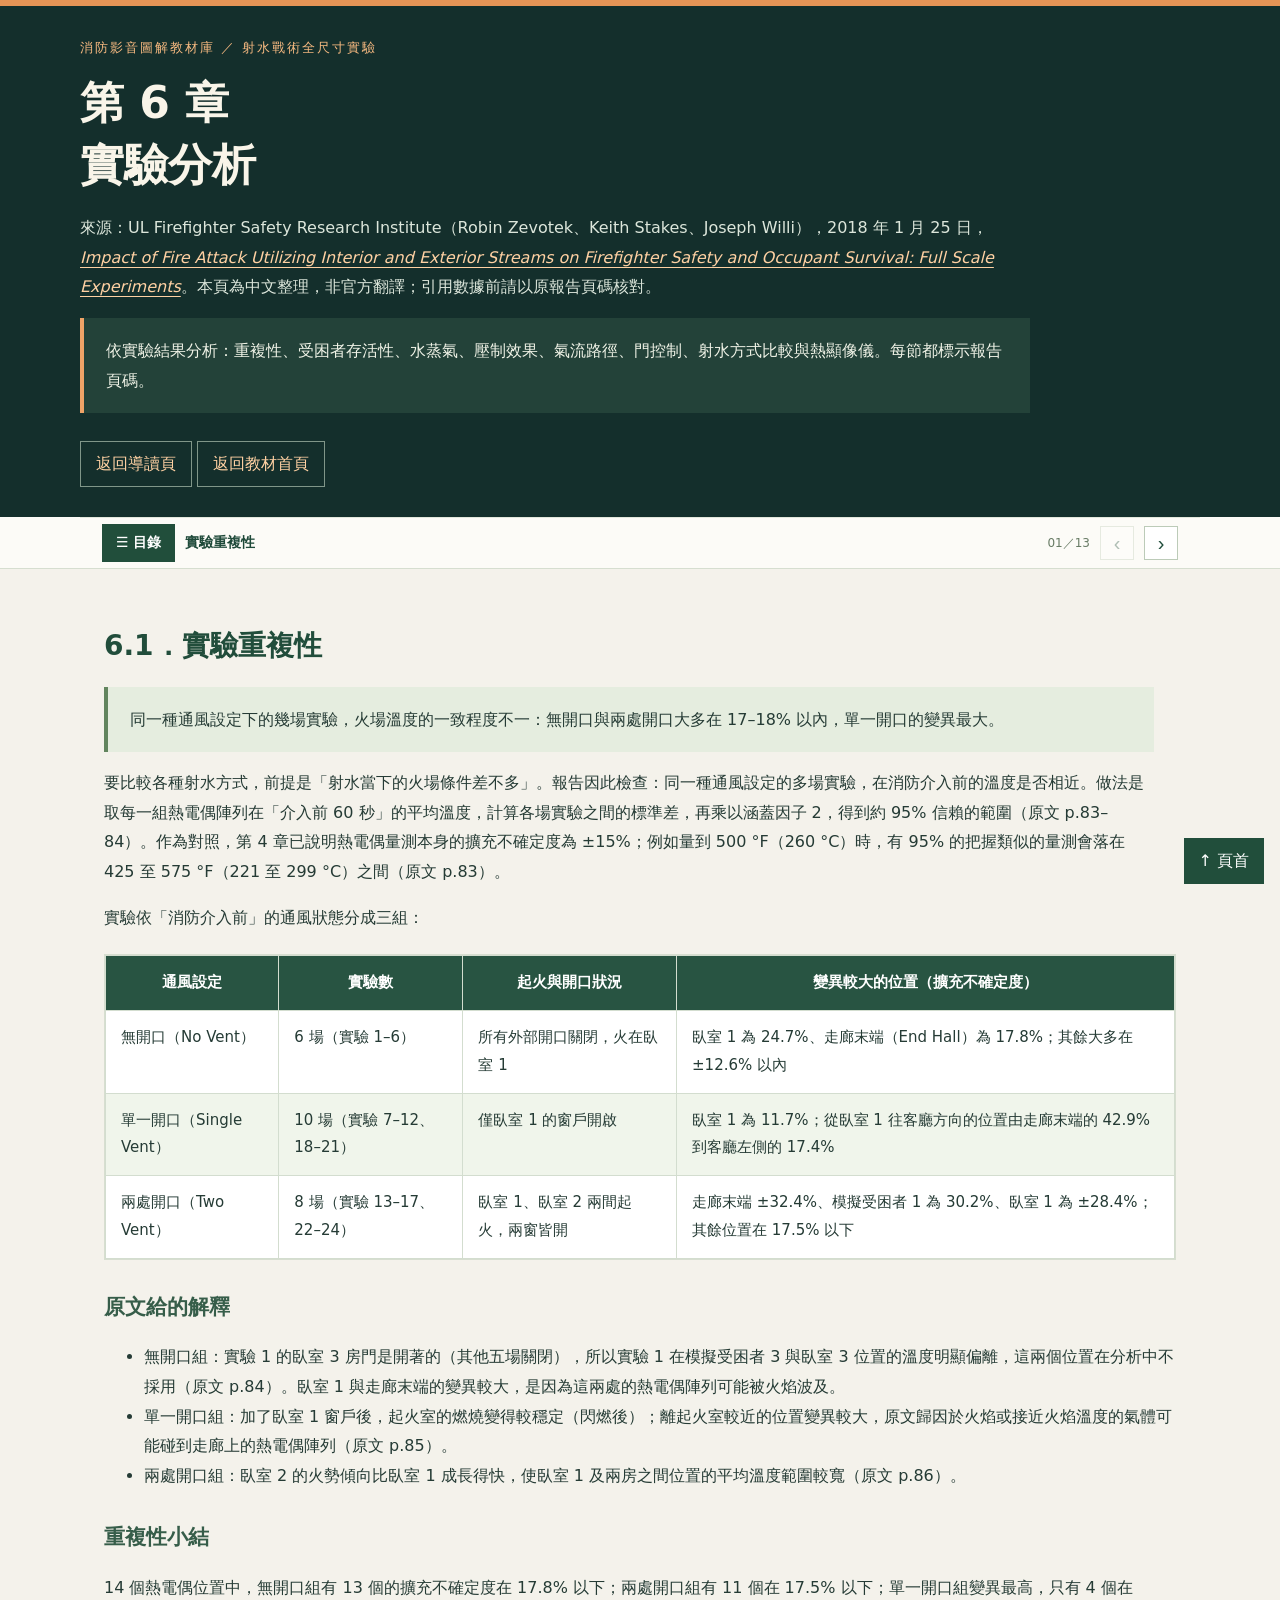
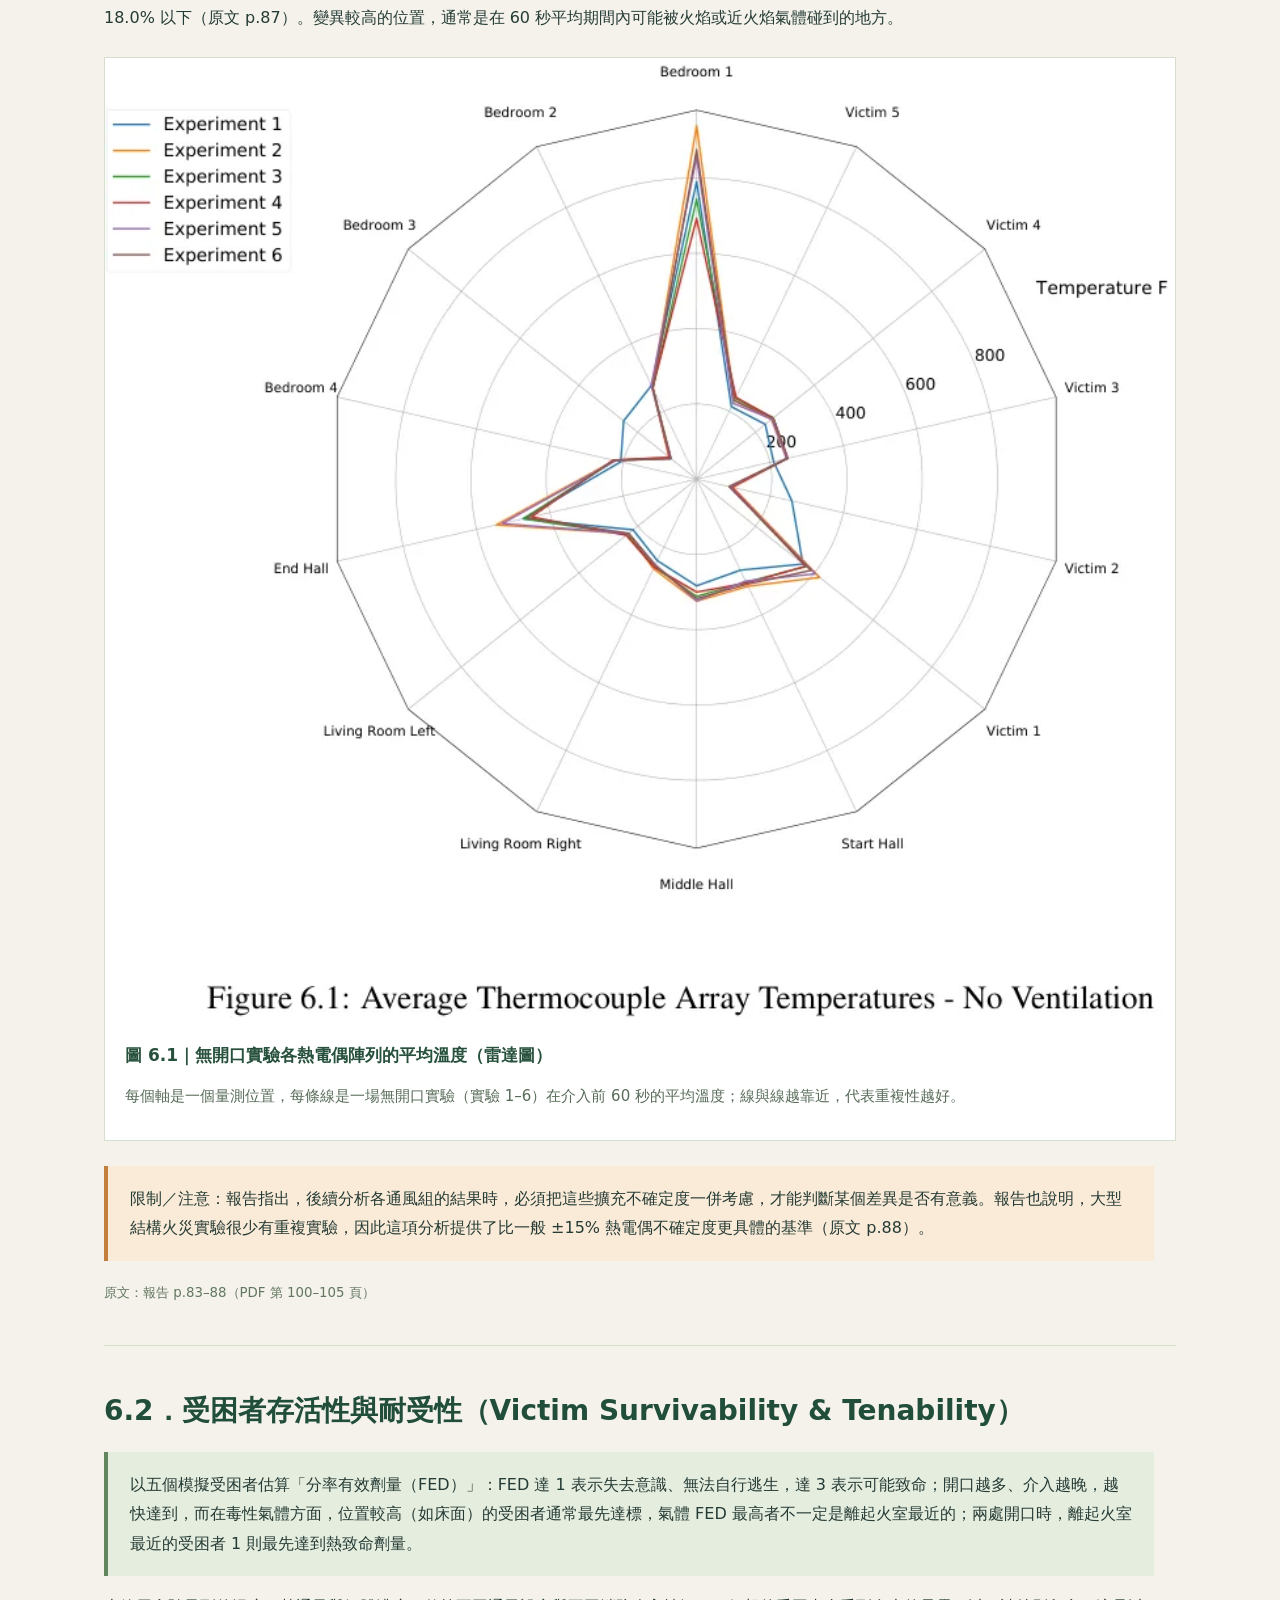
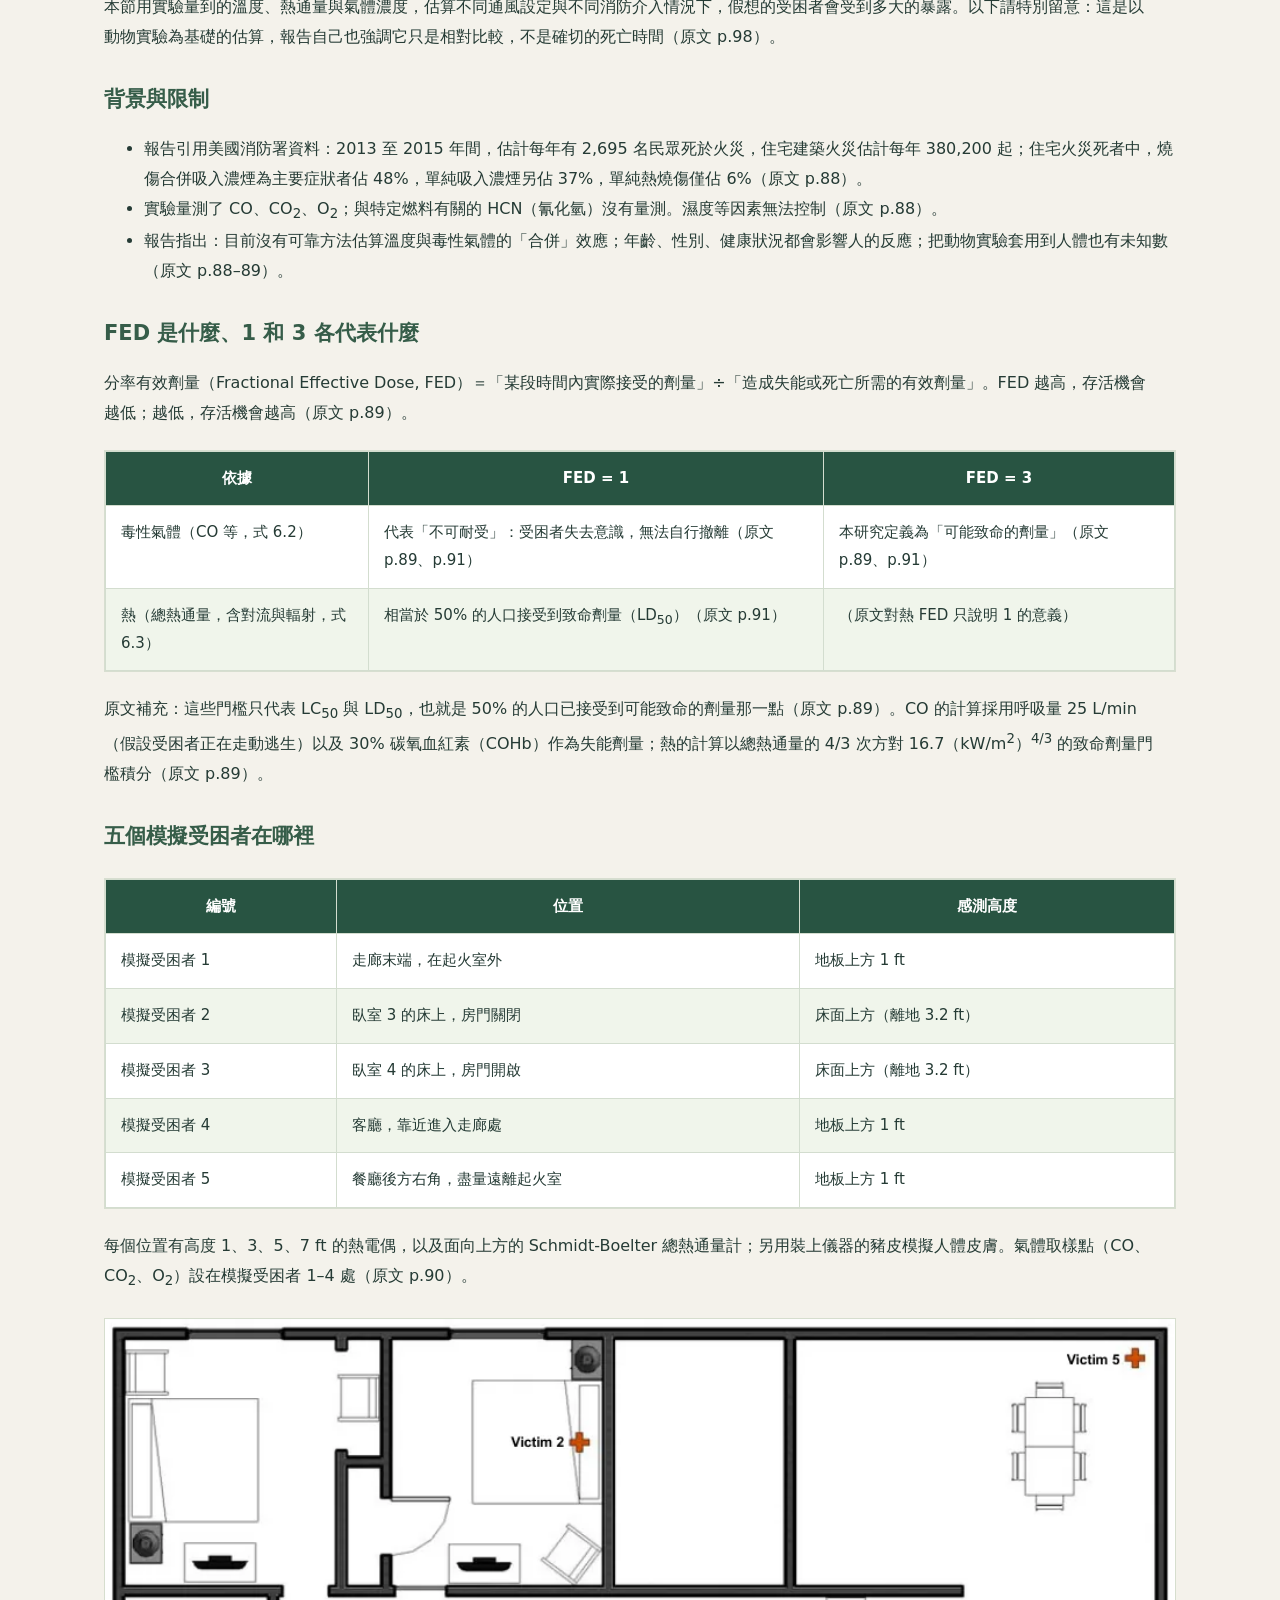
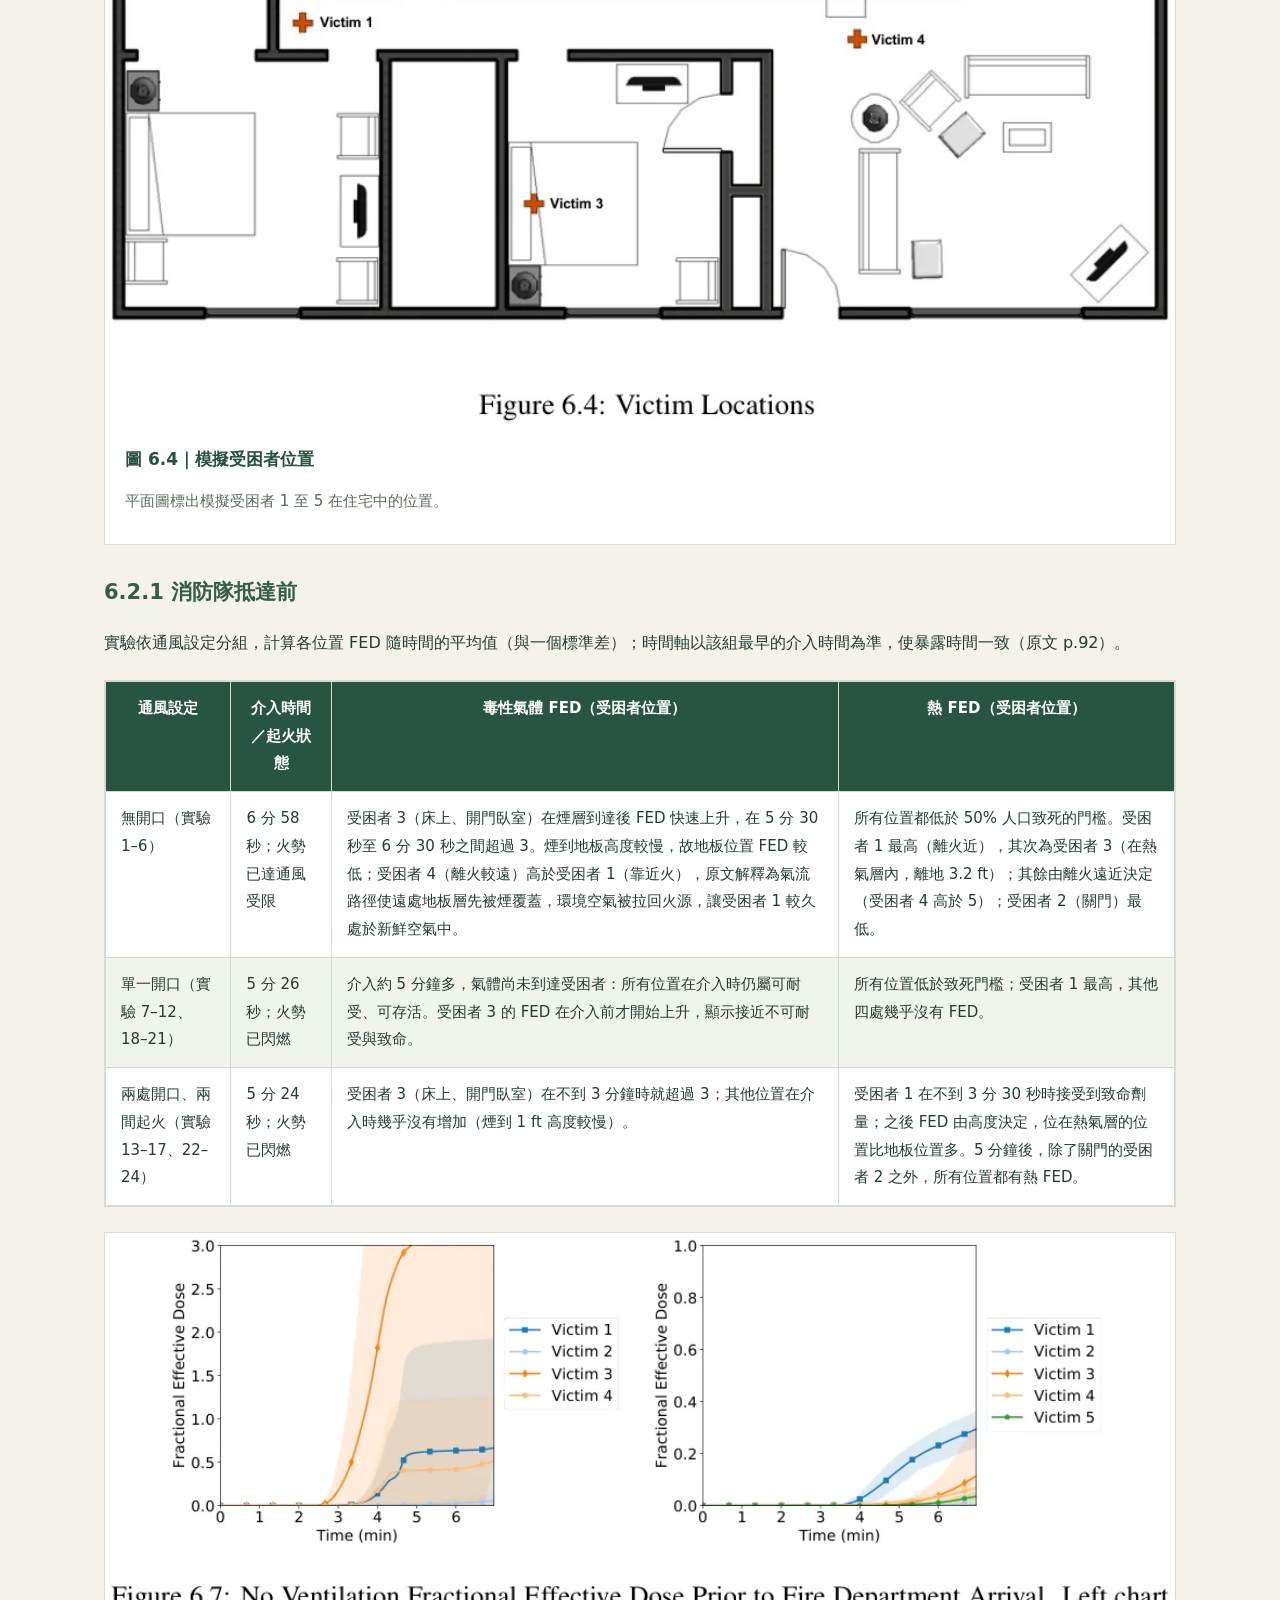
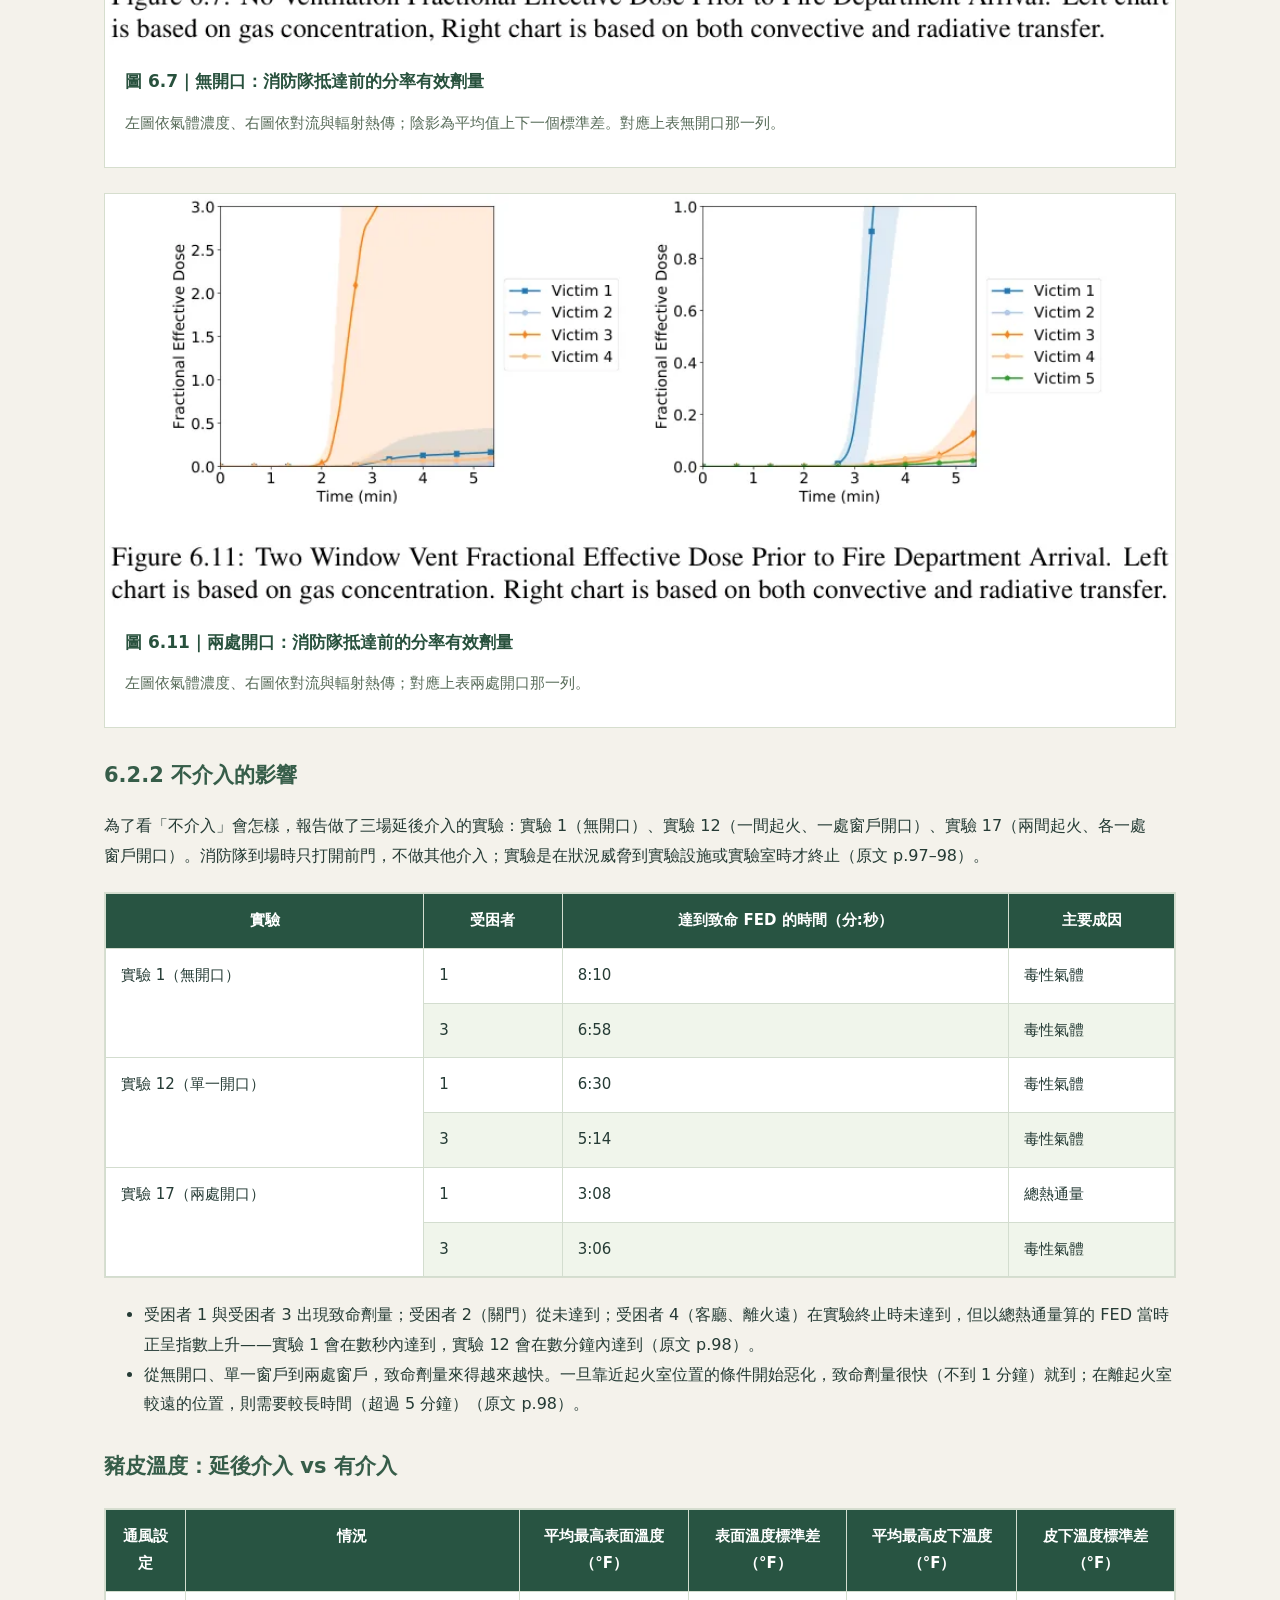
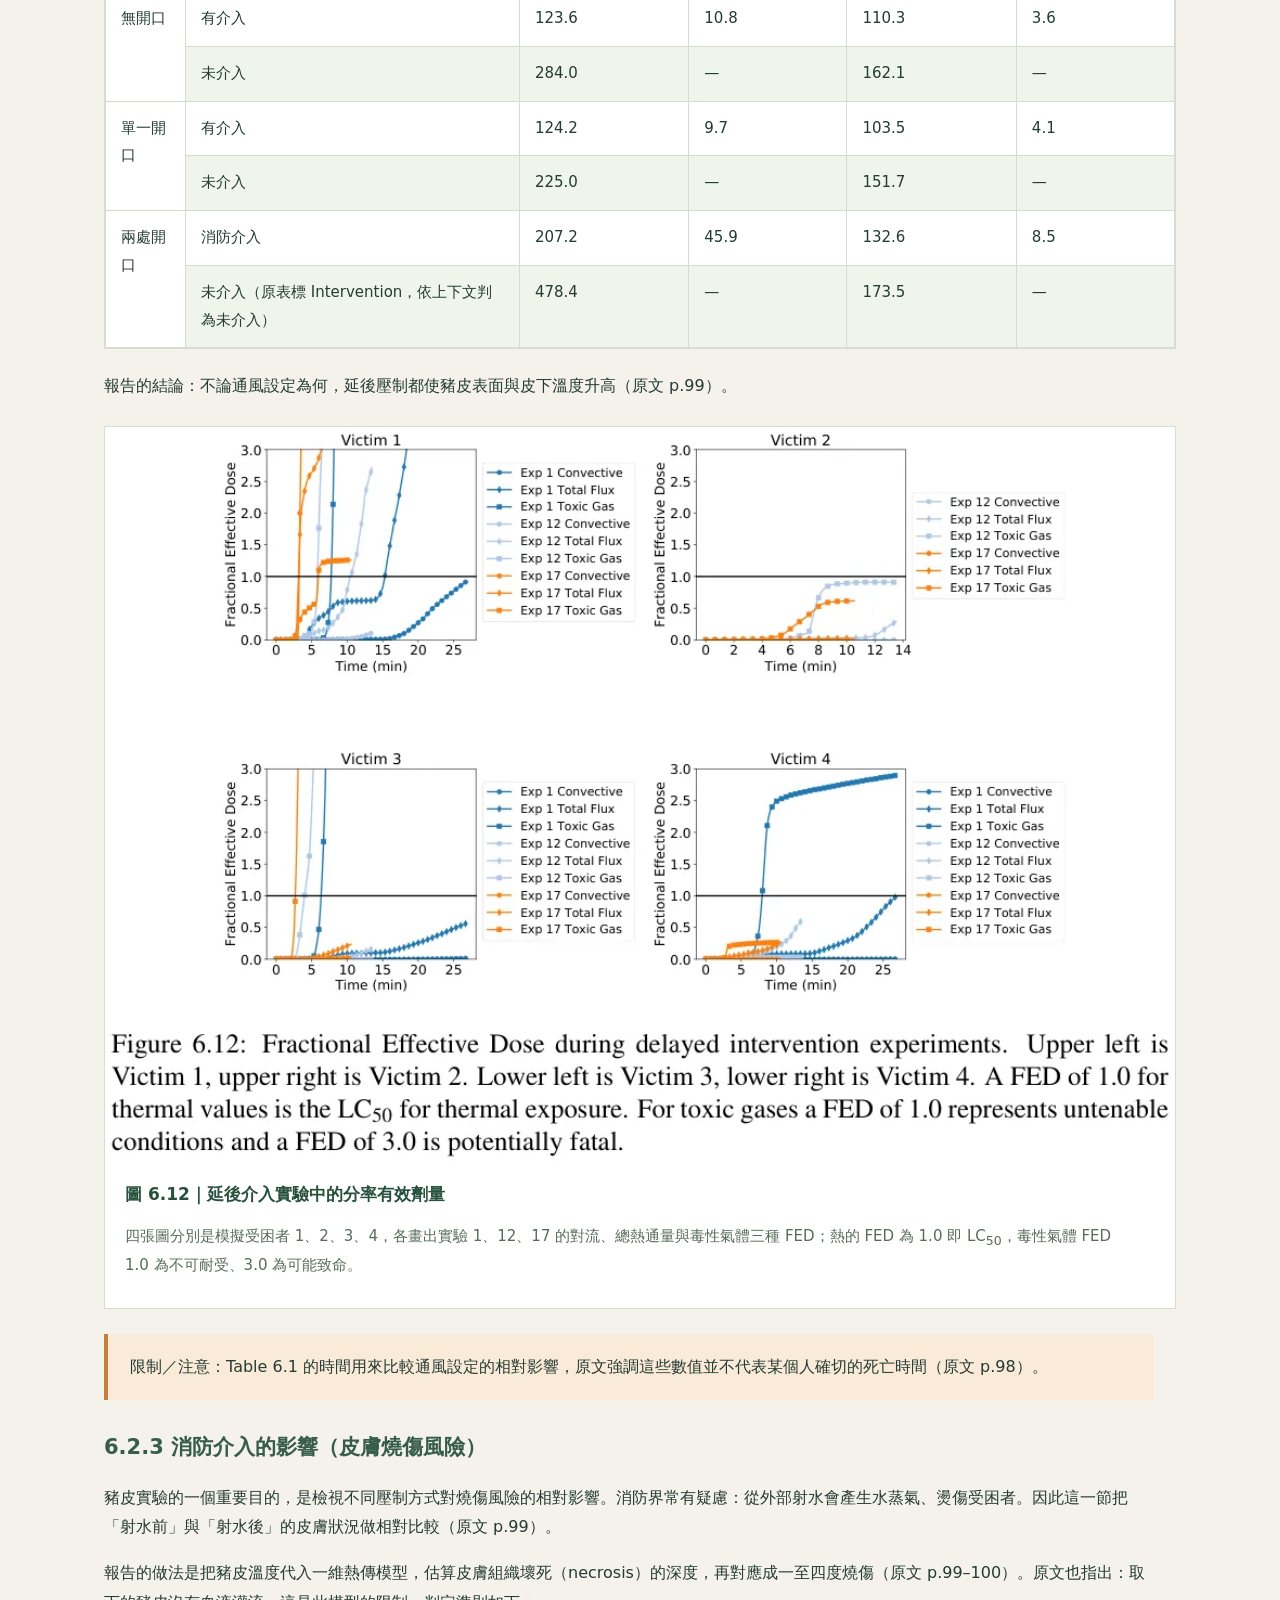
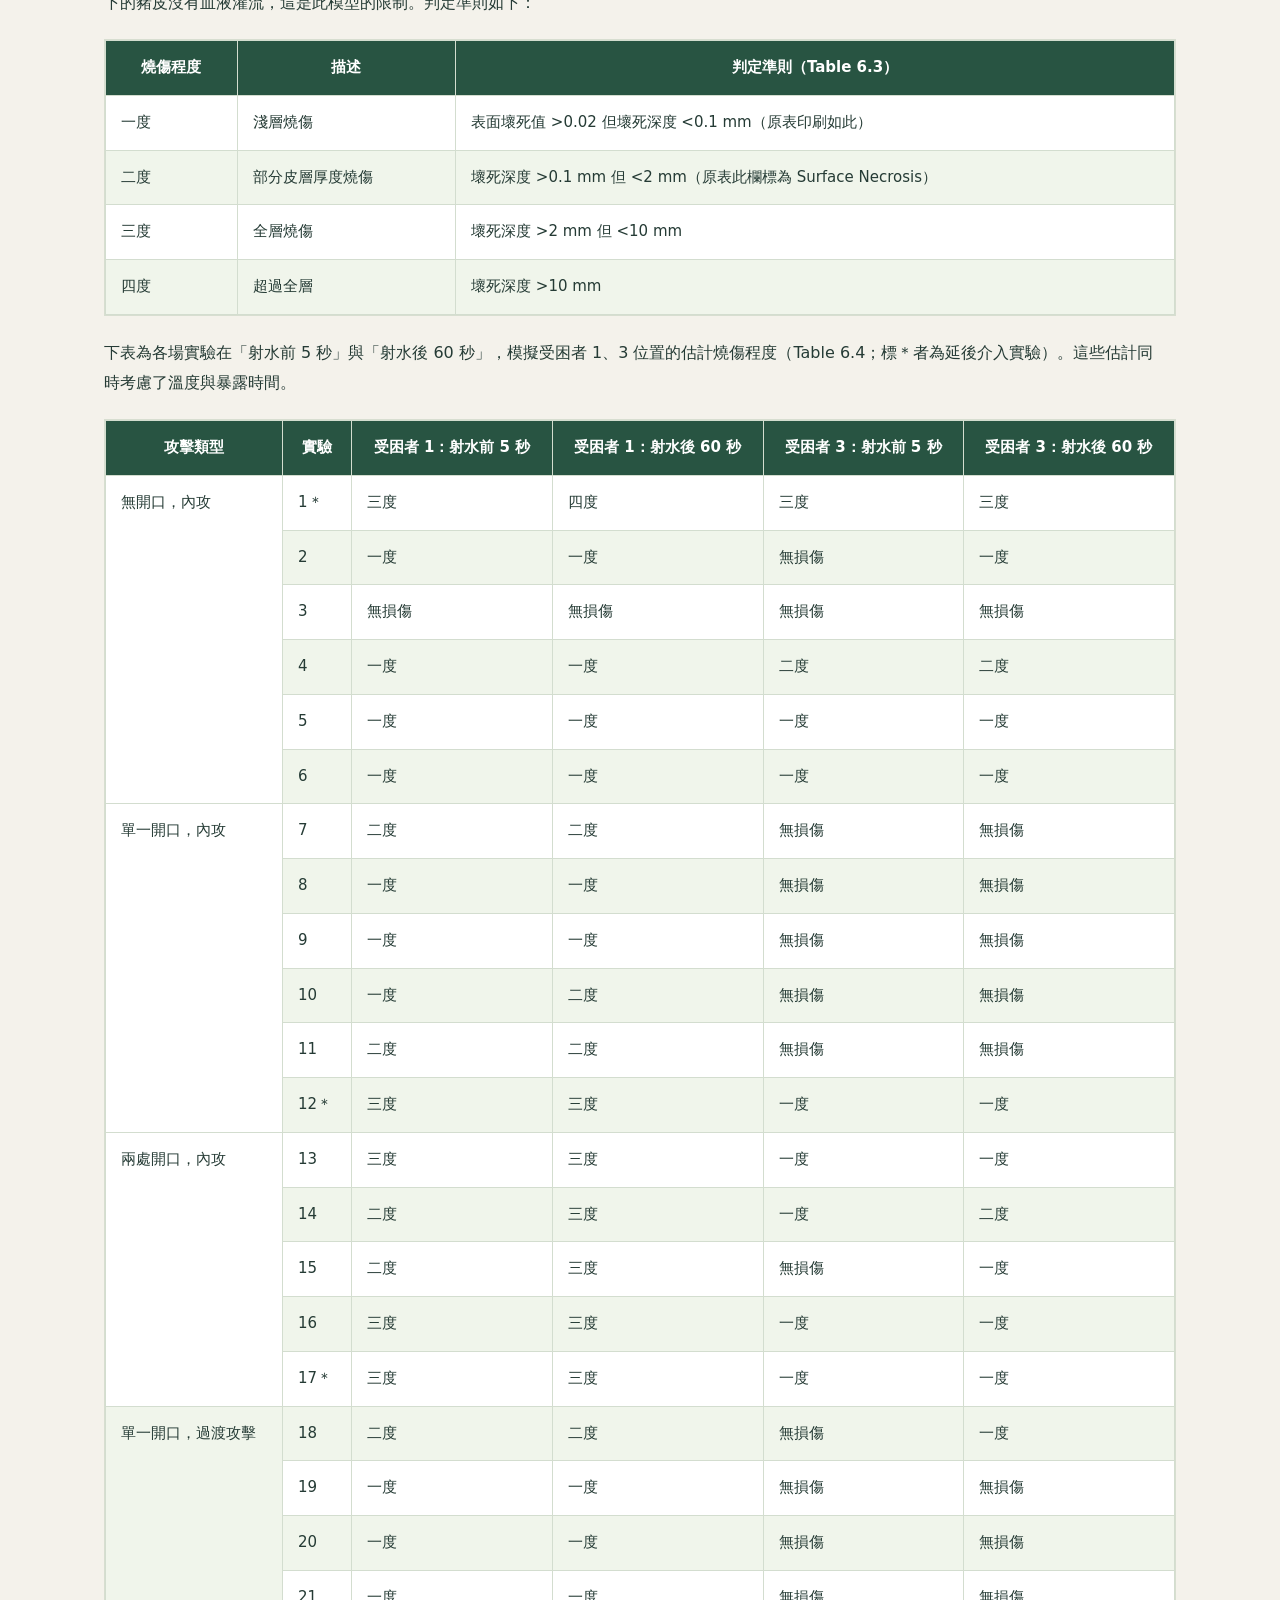
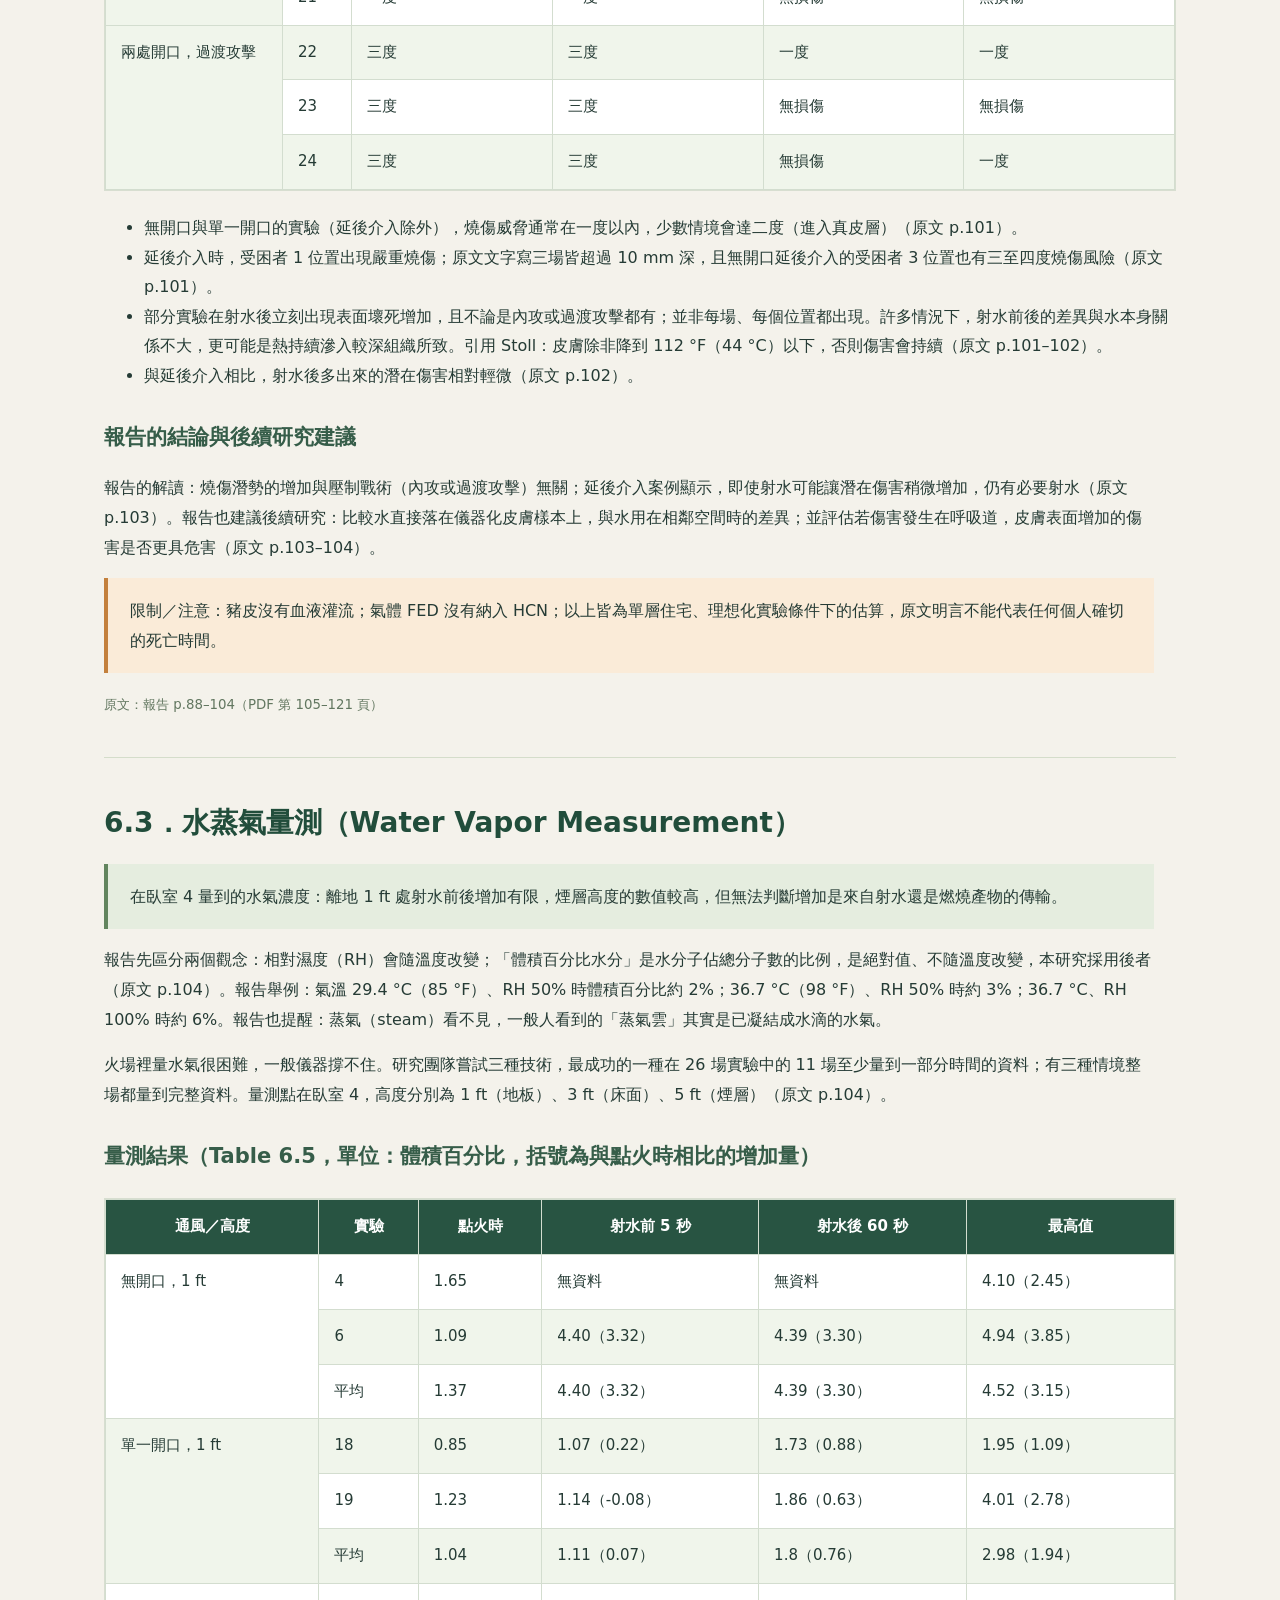
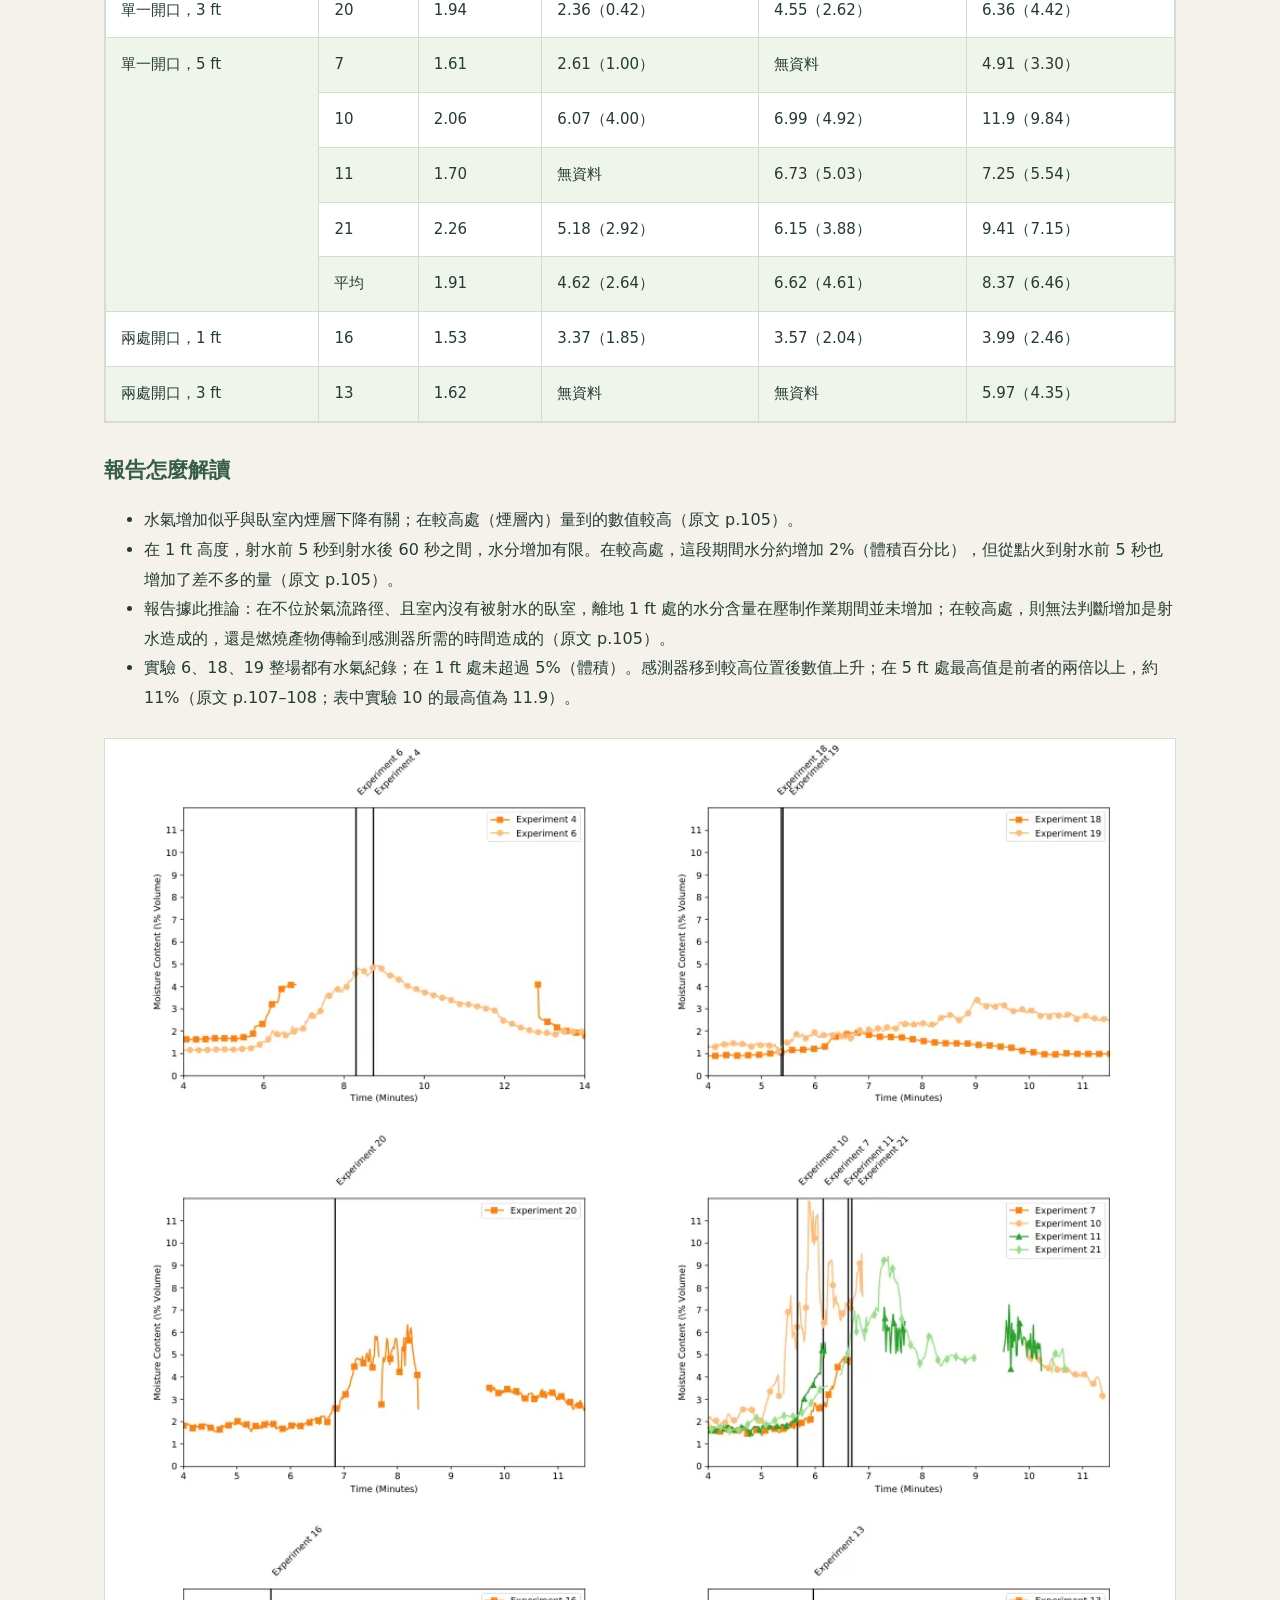
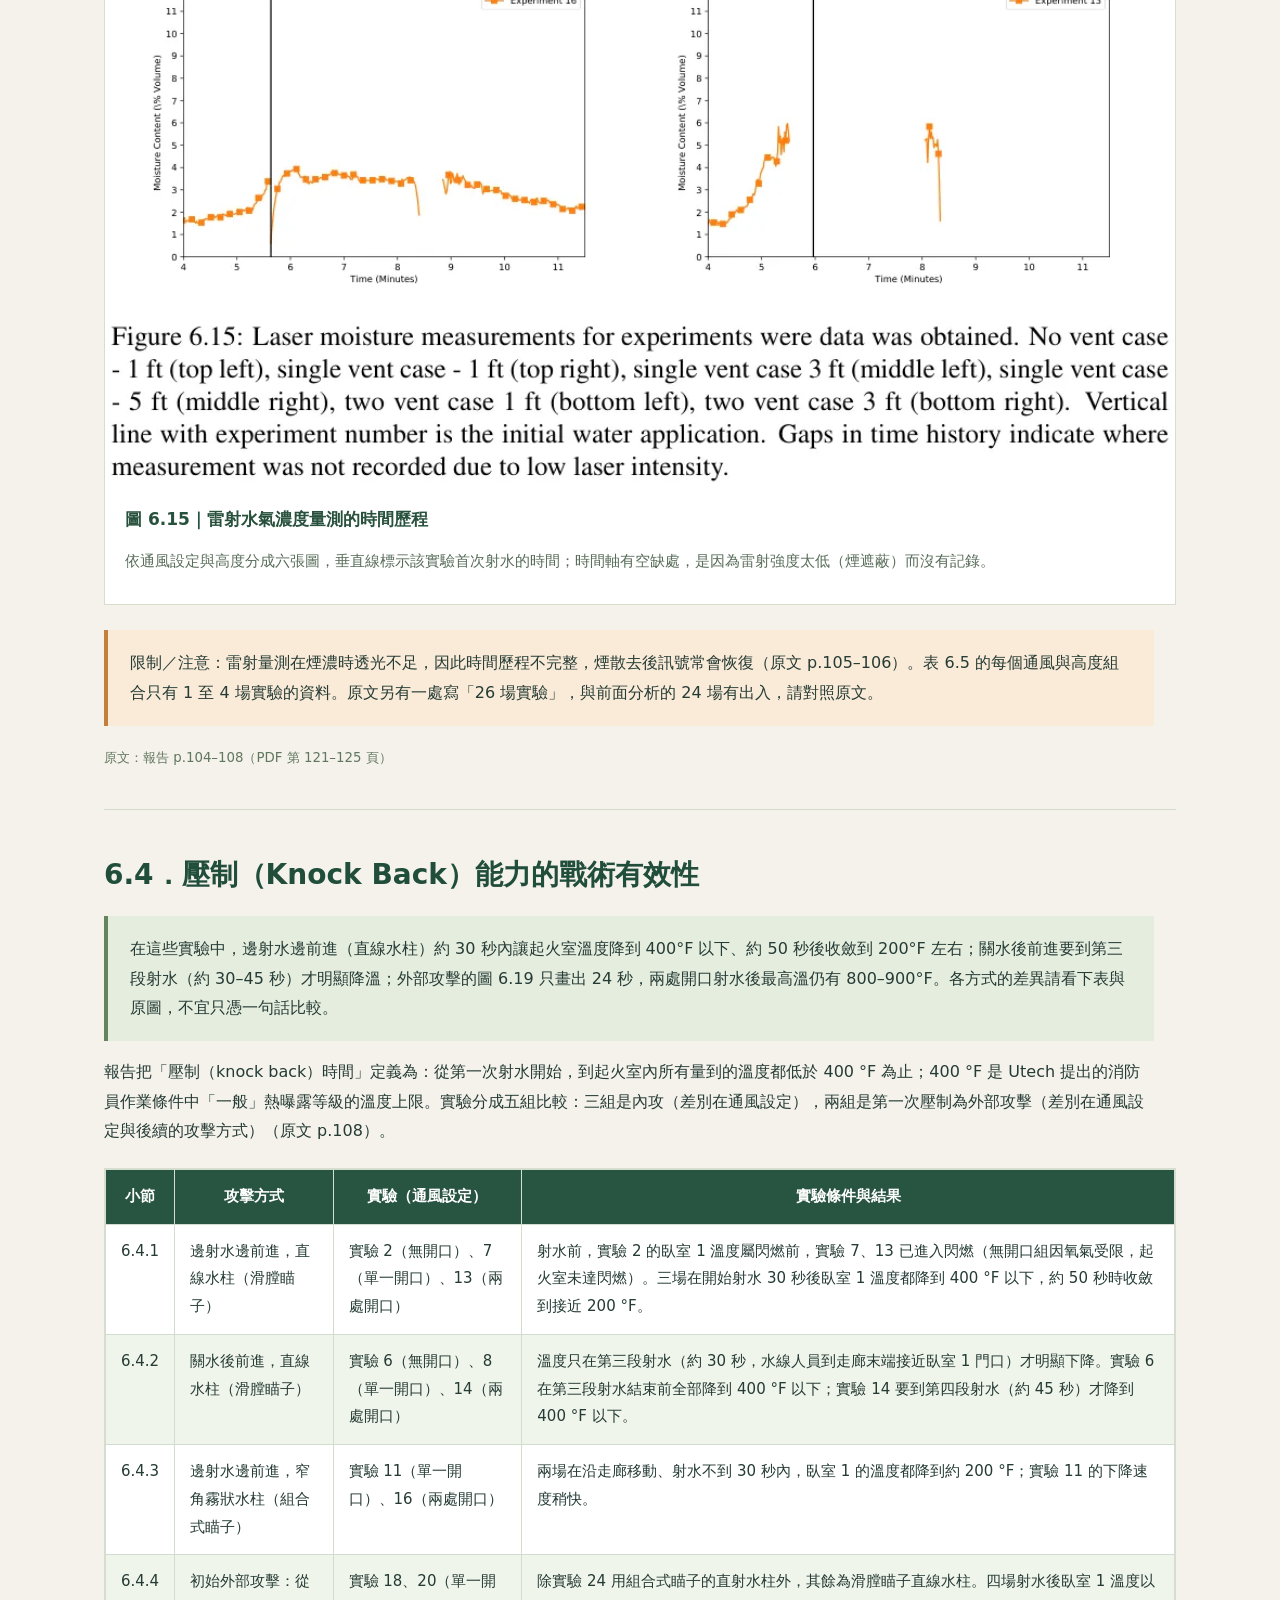
<file: fsri-dhs2013/chapter6/index.html>
<!DOCTYPE html>
<html lang="zh-Hant"><head><meta charset="utf-8"/><meta content="width=device-width,initial-scale=1" name="viewport"/><meta content="內攻與外攻射水對消防員安全與受困者存活的影響：全尺寸實驗：第 6 章「實驗分析」中文整理，附報告頁碼與原圖。" name="description"/><title>UL FSRI 射水戰術實驗｜第 6 章 實驗分析</title><link href="../../assets/material.css" rel="stylesheet"/><link href="../assets/toc.css" rel="stylesheet"/></head><body><header id="page-start"><div class="wrap"><div class="eyebrow">消防影音圖解教材庫 ／ 射水戰術全尺寸實驗</div><h1>第 6 章<br/>實驗分析</h1><p>來源：UL Fireﬁghter Safety Research Institute（Robin Zevotek、Keith Stakes、Joseph Willi），2018 年 1 月 25 日，<a href="https://dx.doi.org/10.54206/102376/DNYQ2164" rel="noopener" target="_blank"><em>Impact of Fire Attack Utilizing Interior and Exterior Streams on Firefighter Safety and Occupant Survival: Full Scale Experiments</em></a>。本頁為中文整理，非官方翻譯；引用數據前請以原報告頁碼核對。</p><p class="lead">依實驗結果分析：重複性、受困者存活性、水蒸氣、壓制效果、氣流路徑、門控制、射水方式比較與熱顯像儀。每節都標示報告頁碼。</p>
<a class="home-link" href="../">返回導讀頁</a> <a class="home-link" href="../../index.html">返回教材首頁</a></div></header><nav aria-label="章節導覽"><div aria-label="章節目錄" class="navinner" id="toc-panel"><a href="#s6-1"><span class="tn">6.1</span><span>實驗重複性</span></a><a href="#s6-2"><span class="tn">6.2</span><span>受困者存活性</span></a><a href="#s6-3"><span class="tn">6.3</span><span>水蒸氣量測</span></a><a href="#s6-4"><span class="tn">6.4</span><span>壓制能力</span></a><a href="#s6-5"><span class="tn">6.5</span><span>影響煙氣流動</span></a><a href="#s6-6"><span class="tn">6.6</span><span>窗口射水與復燃</span></a><a href="#s6-7"><span class="tn">6.7</span><span>門控制</span></a><a href="#s6-8"><span class="tn">6.8</span><span>邊射水邊前進</span></a><a href="#s6-9"><span class="tn">6.9</span><span>室內作業需冷卻</span></a><a href="#s6-10"><span class="tn">6.10</span><span>時間分析</span></a><a href="#s6-11"><span class="tn">6.11</span><span>用水量</span></a><a href="#s6-12"><span class="tn">6.12</span><span>大空間氣體冷卻</span></a><a href="#s6-13"><span class="tn">6.13</span><span>熱顯像儀</span></a></div><div aria-label="目前閱讀位置" class="reading"><button aria-controls="toc-panel" aria-expanded="false" class="toc-btn" id="toc-btn" type="button">☰ 目錄</button><span class="reading-label">目前位置</span><span class="reading-title" id="reading-title"></span><span class="reading-sub" id="reading-sub"></span><span class="reading-count" id="reading-count"></span><button aria-label="上一節" class="toc-step" id="toc-prev" type="button">‹</button><button aria-label="下一節" class="toc-step" id="toc-next" type="button">›</button></div></nav><main><section data-title="實驗重複性" id="s6-1">
<h2>6.1．實驗重複性</h2>
<p class="lead">同一種通風設定下的幾場實驗，火場溫度的一致程度不一：無開口與兩處開口大多在 17–18% 以內，單一開口的變異最大。</p>
<p>要比較各種射水方式，前提是「射水當下的火場條件差不多」。報告因此檢查：同一種通風設定的多場實驗，在消防介入前的溫度是否相近。做法是取每一組熱電偶陣列在「介入前 60 秒」的平均溫度，計算各場實驗之間的標準差，再乘以涵蓋因子 2，得到約 95% 信賴的範圍（原文 p.83–84）。作為對照，第 4 章已說明熱電偶量測本身的擴充不確定度為 ±15%；例如量到 500 °F（260 °C）時，有 95% 的把握類似的量測會落在 425 至 575 °F（221 至 299 °C）之間（原文 p.83）。</p>
<p>實驗依「消防介入前」的通風狀態分成三組：</p>
<div class="tablewrap"><table>
<thead><tr><th>通風設定</th><th>實驗數</th><th>起火與開口狀況</th><th>變異較大的位置（擴充不確定度）</th></tr></thead>
<tbody>
<tr><td>無開口（No Vent）</td><td>6 場（實驗 1–6）</td><td>所有外部開口關閉，火在臥室 1</td><td>臥室 1 為 24.7%、走廊末端（End Hall）為 17.8%；其餘大多在 ±12.6% 以內</td></tr>
<tr><td>單一開口（Single Vent）</td><td>10 場（實驗 7–12、18–21）</td><td>僅臥室 1 的窗戶開啟</td><td>臥室 1 為 11.7%；從臥室 1 往客廳方向的位置由走廊末端的 42.9% 到客廳左側的 17.4%</td></tr>
<tr><td>兩處開口（Two Vent）</td><td>8 場（實驗 13–17、22–24）</td><td>臥室 1、臥室 2 兩間起火，兩窗皆開</td><td>走廊末端 ±32.4%、模擬受困者 1 為 30.2%、臥室 1 為 ±28.4%；其餘位置在 17.5% 以下</td></tr>
</tbody></table></div>
<h3>原文給的解釋</h3>
<ul>
<li>無開口組：實驗 1 的臥室 3 房門是開著的（其他五場關閉），所以實驗 1 在模擬受困者 3 與臥室 3 位置的溫度明顯偏離，這兩個位置在分析中不採用（原文 p.84）。臥室 1 與走廊末端的變異較大，是因為這兩處的熱電偶陣列可能被火焰波及。</li>
<li>單一開口組：加了臥室 1 窗戶後，起火室的燃燒變得較穩定（閃燃後）；離起火室較近的位置變異較大，原文歸因於火焰或接近火焰溫度的氣體可能碰到走廊上的熱電偶陣列（原文 p.85）。</li>
<li>兩處開口組：臥室 2 的火勢傾向比臥室 1 成長得快，使臥室 1 及兩房之間位置的平均溫度範圍較寬（原文 p.86）。</li>
</ul>
<h3>重複性小結</h3>
<p>14 個熱電偶位置中，無開口組有 13 個的擴充不確定度在 17.8% 以下；兩處開口組有 11 個在 17.5% 以下；單一開口組變異最高，只有 4 個在 18.0% 以下（原文 p.87）。變異較高的位置，通常是在 60 秒平均期間內可能被火焰或近火焰氣體碰到的地方。</p>
<figure><button aria-label="放大：無開口實驗各熱電偶陣列的平均溫度（雷達圖）" class="zoom" type="button"><img alt="圖 6.1｜無開口實驗各熱電偶陣列的平均溫度（雷達圖）" decoding="async" height="737" loading="lazy" src="./assets/fig-6-01.webp" width="817"/></button><figcaption>圖 6.1｜無開口實驗各熱電偶陣列的平均溫度（雷達圖）</figcaption><p>每個軸是一個量測位置，每條線是一場無開口實驗（實驗 1–6）在介入前 60 秒的平均溫度；線與線越靠近，代表重複性越好。</p></figure>
<p class="note">限制／注意：報告指出，後續分析各通風組的結果時，必須把這些擴充不確定度一併考慮，才能判斷某個差異是否有意義。報告也說明，大型結構火災實驗很少有重複實驗，因此這項分析提供了比一般 ±15% 熱電偶不確定度更具體的基準（原文 p.88）。</p>
<small>原文：報告 p.83–88（PDF 第 100–105 頁）</small>
</section><section data-title="受困者存活性" id="s6-2">
<h2>6.2．受困者存活性與耐受性（Victim Survivability &amp; Tenability）</h2>
<p class="lead">以五個模擬受困者估算「分率有效劑量（FED）」：FED 達 1 表示失去意識、無法自行逃生，達 3 表示可能致命；開口越多、介入越晚，越快達到，而在毒性氣體方面，位置較高（如床面）的受困者通常最先達標，氣體 FED 最高者不一定是離起火室最近的；兩處開口時，離起火室最近的受困者 1 則最先達到熱致命劑量。</p>
<p>本節用實驗量到的溫度、熱通量與氣體濃度，估算不同通風設定與不同消防介入情況下，假想的受困者會受到多大的暴露。以下請特別留意：這是以動物實驗為基礎的估算，報告自己也強調它只是相對比較，不是確切的死亡時間（原文 p.98）。</p>
<h3>背景與限制</h3>
<ul>
<li>報告引用美國消防署資料：2013 至 2015 年間，估計每年有 2,695 名民眾死於火災，住宅建築火災估計每年 380,200 起；住宅火災死者中，燒傷合併吸入濃煙為主要症狀者佔 48%，單純吸入濃煙另佔 37%，單純熱燒傷僅佔 6%（原文 p.88）。</li>
<li>實驗量測了 CO、CO<sub>2</sub>、O<sub>2</sub>；與特定燃料有關的 HCN（氰化氫）沒有量測。濕度等因素無法控制（原文 p.88）。</li>
<li>報告指出：目前沒有可靠方法估算溫度與毒性氣體的「合併」效應；年齡、性別、健康狀況都會影響人的反應；把動物實驗套用到人體也有未知數（原文 p.88–89）。</li>
</ul>
<h3>FED 是什麼、1 和 3 各代表什麼</h3>
<p>分率有效劑量（Fractional Effective Dose, FED）＝「某段時間內實際接受的劑量」÷「造成失能或死亡所需的有效劑量」。FED 越高，存活機會越低；越低，存活機會越高（原文 p.89）。</p>
<div class="tablewrap"><table>
<thead><tr><th>依據</th><th>FED = 1</th><th>FED = 3</th></tr></thead>
<tbody>
<tr><td>毒性氣體（CO 等，式 6.2）</td><td>代表「不可耐受」：受困者失去意識，無法自行撤離（原文 p.89、p.91）</td><td>本研究定義為「可能致命的劑量」（原文 p.89、p.91）</td></tr>
<tr><td>熱（總熱通量，含對流與輻射，式 6.3）</td><td>相當於 50% 的人口接受到致命劑量（LD<sub>50</sub>）（原文 p.91）</td><td>（原文對熱 FED 只說明 1 的意義）</td></tr>
</tbody></table></div>
<p>原文補充：這些門檻只代表 LC<sub>50</sub> 與 LD<sub>50</sub>，也就是 50% 的人口已接受到可能致命的劑量那一點（原文 p.89）。CO 的計算採用呼吸量 25 L/min（假設受困者正在走動逃生）以及 30% 碳氧血紅素（COHb）作為失能劑量；熱的計算以總熱通量的 4/3 次方對 16.7（kW/m<sup>2</sup>）<sup>4/3</sup> 的致命劑量門檻積分（原文 p.89）。</p>
<h3>五個模擬受困者在哪裡</h3>
<div class="tablewrap"><table>
<thead><tr><th>編號</th><th>位置</th><th>感測高度</th></tr></thead>
<tbody>
<tr><td>模擬受困者 1</td><td>走廊末端，在起火室外</td><td>地板上方 1 ft</td></tr>
<tr><td>模擬受困者 2</td><td>臥室 3 的床上，房門關閉</td><td>床面上方（離地 3.2 ft）</td></tr>
<tr><td>模擬受困者 3</td><td>臥室 4 的床上，房門開啟</td><td>床面上方（離地 3.2 ft）</td></tr>
<tr><td>模擬受困者 4</td><td>客廳，靠近進入走廊處</td><td>地板上方 1 ft</td></tr>
<tr><td>模擬受困者 5</td><td>餐廳後方右角，盡量遠離起火室</td><td>地板上方 1 ft</td></tr>
</tbody></table></div>
<p>每個位置有高度 1、3、5、7 ft 的熱電偶，以及面向上方的 Schmidt-Boelter 總熱通量計；另用裝上儀器的豬皮模擬人體皮膚。氣體取樣點（CO、CO<sub>2</sub>、O<sub>2</sub>）設在模擬受困者 1–4 處（原文 p.90）。</p>
<figure><button aria-label="放大：模擬受困者位置" class="zoom" type="button"><img alt="圖 6.4｜模擬受困者位置" decoding="async" height="610" loading="lazy" src="./assets/fig-6-04.webp" width="921"/></button><figcaption>圖 6.4｜模擬受困者位置</figcaption><p>平面圖標出模擬受困者 1 至 5 在住宅中的位置。</p></figure>
<h3>6.2.1 消防隊抵達前</h3>
<p>實驗依通風設定分組，計算各位置 FED 隨時間的平均值（與一個標準差）；時間軸以該組最早的介入時間為準，使暴露時間一致（原文 p.92）。</p>
<div class="tablewrap"><table>
<thead><tr><th>通風設定</th><th>介入時間／起火狀態</th><th>毒性氣體 FED（受困者位置）</th><th>熱 FED（受困者位置）</th></tr></thead>
<tbody>
<tr><td>無開口（實驗 1–6）</td><td>6 分 58 秒；火勢已達通風受限</td><td>受困者 3（床上、開門臥室）在煙層到達後 FED 快速上升，在 5 分 30 秒至 6 分 30 秒之間超過 3。煙到地板高度較慢，故地板位置 FED 較低；受困者 4（離火較遠）高於受困者 1（靠近火），原文解釋為氣流路徑使遠處地板層先被煙覆蓋，環境空氣被拉回火源，讓受困者 1 較久處於新鮮空氣中。</td><td>所有位置都低於 50% 人口致死的門檻。受困者 1 最高（離火近），其次為受困者 3（在熱氣層內，離地 3.2 ft）；其餘由離火遠近決定（受困者 4 高於 5）；受困者 2（關門）最低。</td></tr>
<tr><td>單一開口（實驗 7–12、18–21）</td><td>5 分 26 秒；火勢已閃燃</td><td>介入約 5 分鐘多，氣體尚未到達受困者：所有位置在介入時仍屬可耐受、可存活。受困者 3 的 FED 在介入前才開始上升，顯示接近不可耐受與致命。</td><td>所有位置低於致死門檻；受困者 1 最高，其他四處幾乎沒有 FED。</td></tr>
<tr><td>兩處開口、兩間起火（實驗 13–17、22–24）</td><td>5 分 24 秒；火勢已閃燃</td><td>受困者 3（床上、開門臥室）在不到 3 分鐘時就超過 3；其他位置在介入時幾乎沒有增加（煙到 1 ft 高度較慢）。</td><td>受困者 1 在不到 3 分 30 秒時接受到致命劑量；之後 FED 由高度決定，位在熱氣層的位置比地板位置多。5 分鐘後，除了關門的受困者 2 之外，所有位置都有熱 FED。</td></tr>
</tbody></table></div>
<figure><button aria-label="放大：無開口：消防隊抵達前的分率有效劑量" class="zoom" type="button"><img alt="圖 6.7｜無開口：消防隊抵達前的分率有效劑量" decoding="async" height="385" loading="lazy" src="./assets/fig-6-07.webp" width="987"/></button><figcaption>圖 6.7｜無開口：消防隊抵達前的分率有效劑量</figcaption><p>左圖依氣體濃度、右圖依對流與輻射熱傳；陰影為平均值上下一個標準差。對應上表無開口那一列。</p></figure>
<figure><button aria-label="放大：兩處開口：消防隊抵達前的分率有效劑量" class="zoom" type="button"><img alt="圖 6.11｜兩處開口：消防隊抵達前的分率有效劑量" decoding="async" height="385" loading="lazy" src="./assets/fig-6-11.webp" width="987"/></button><figcaption>圖 6.11｜兩處開口：消防隊抵達前的分率有效劑量</figcaption><p>左圖依氣體濃度、右圖依對流與輻射熱傳；對應上表兩處開口那一列。</p></figure>
<h3>6.2.2 不介入的影響</h3>
<p>為了看「不介入」會怎樣，報告做了三場延後介入的實驗：實驗 1（無開口）、實驗 12（一間起火、一處窗戶開口）、實驗 17（兩間起火、各一處窗戶開口）。消防隊到場時只打開前門，不做其他介入；實驗是在狀況威脅到實驗設施或實驗室時才終止（原文 p.97–98）。</p>
<div class="tablewrap"><table>
<thead><tr><th>實驗</th><th>受困者</th><th>達到致命 FED 的時間（分:秒）</th><th>主要成因</th></tr></thead>
<tbody>
<tr><td rowspan="2">實驗 1（無開口）</td><td>1</td><td>8:10</td><td>毒性氣體</td></tr>
<tr><td>3</td><td>6:58</td><td>毒性氣體</td></tr>
<tr><td rowspan="2">實驗 12（單一開口）</td><td>1</td><td>6:30</td><td>毒性氣體</td></tr>
<tr><td>3</td><td>5:14</td><td>毒性氣體</td></tr>
<tr><td rowspan="2">實驗 17（兩處開口）</td><td>1</td><td>3:08</td><td>總熱通量</td></tr>
<tr><td>3</td><td>3:06</td><td>毒性氣體</td></tr>
</tbody></table></div>
<ul>
<li>受困者 1 與受困者 3 出現致命劑量；受困者 2（關門）從未達到；受困者 4（客廳、離火遠）在實驗終止時未達到，但以總熱通量算的 FED 當時正呈指數上升——實驗 1 會在數秒內達到，實驗 12 會在數分鐘內達到（原文 p.98）。</li>
<li>從無開口、單一窗戶到兩處窗戶，致命劑量來得越來越快。一旦靠近起火室位置的條件開始惡化，致命劑量很快（不到 1 分鐘）就到；在離起火室較遠的位置，則需要較長時間（超過 5 分鐘）（原文 p.98）。</li>
</ul>
<h3>豬皮溫度：延後介入 vs 有介入</h3>
<div class="tablewrap"><table>
<thead><tr><th>通風設定</th><th>情況</th><th>平均最高表面溫度（°F）</th><th>表面溫度標準差（°F）</th><th>平均最高皮下溫度（°F）</th><th>皮下溫度標準差（°F）</th></tr></thead>
<tbody>
<tr><td rowspan="2">無開口</td><td>有介入</td><td>123.6</td><td>10.8</td><td>110.3</td><td>3.6</td></tr>
<tr><td>未介入</td><td>284.0</td><td>—</td><td>162.1</td><td>—</td></tr>
<tr><td rowspan="2">單一開口</td><td>有介入</td><td>124.2</td><td>9.7</td><td>103.5</td><td>4.1</td></tr>
<tr><td>未介入</td><td>225.0</td><td>—</td><td>151.7</td><td>—</td></tr>
<tr><td rowspan="2">兩處開口</td><td>消防介入</td><td>207.2</td><td>45.9</td><td>132.6</td><td>8.5</td></tr>
<tr><td>未介入（原表標 Intervention，依上下文判為未介入）</td><td>478.4</td><td>—</td><td>173.5</td><td>—</td></tr>
</tbody></table></div>
<p>報告的結論：不論通風設定為何，延後壓制都使豬皮表面與皮下溫度升高（原文 p.99）。</p>
<figure><button aria-label="放大：延後介入實驗中的分率有效劑量" class="zoom" type="button"><img alt="圖 6.12｜延後介入實驗中的分率有效劑量" decoding="async" height="679" loading="lazy" src="./assets/fig-6-12.webp" width="987"/></button><figcaption>圖 6.12｜延後介入實驗中的分率有效劑量</figcaption><p>四張圖分別是模擬受困者 1、2、3、4，各畫出實驗 1、12、17 的對流、總熱通量與毒性氣體三種 FED；熱的 FED 為 1.0 即 LC<sub>50</sub>，毒性氣體 FED 1.0 為不可耐受、3.0 為可能致命。</p></figure>
<p class="note">限制／注意：Table 6.1 的時間用來比較通風設定的相對影響，原文強調這些數值並不代表某個人確切的死亡時間（原文 p.98）。</p>
<h3>6.2.3 消防介入的影響（皮膚燒傷風險）</h3>
<p>豬皮實驗的一個重要目的，是檢視不同壓制方式對燒傷風險的相對影響。消防界常有疑慮：從外部射水會產生水蒸氣、燙傷受困者。因此這一節把「射水前」與「射水後」的皮膚狀況做相對比較（原文 p.99）。</p>
<p>報告的做法是把豬皮溫度代入一維熱傳模型，估算皮膚組織壞死（necrosis）的深度，再對應成一至四度燒傷（原文 p.99–100）。原文也指出：取下的豬皮沒有血液灌流，這是此模型的限制。判定準則如下：</p>
<div class="tablewrap"><table>
<thead><tr><th>燒傷程度</th><th>描述</th><th>判定準則（Table 6.3）</th></tr></thead>
<tbody>
<tr><td>一度</td><td>淺層燒傷</td><td>表面壞死值 &gt;0.02 但壞死深度 &lt;0.1 mm（原表印刷如此）</td></tr>
<tr><td>二度</td><td>部分皮層厚度燒傷</td><td>壞死深度 &gt;0.1 mm 但 &lt;2 mm（原表此欄標為 Surface Necrosis）</td></tr>
<tr><td>三度</td><td>全層燒傷</td><td>壞死深度 &gt;2 mm 但 &lt;10 mm</td></tr>
<tr><td>四度</td><td>超過全層</td><td>壞死深度 &gt;10 mm</td></tr>
</tbody></table></div>
<p>下表為各場實驗在「射水前 5 秒」與「射水後 60 秒」，模擬受困者 1、3 位置的估計燒傷程度（Table 6.4；標＊者為延後介入實驗）。這些估計同時考慮了溫度與暴露時間。</p>
<div class="tablewrap"><table>
<thead><tr><th>攻擊類型</th><th>實驗</th><th>受困者 1：射水前 5 秒</th><th>受困者 1：射水後 60 秒</th><th>受困者 3：射水前 5 秒</th><th>受困者 3：射水後 60 秒</th></tr></thead>
<tbody>
<tr><td rowspan="6">無開口，內攻</td><td>1＊</td><td>三度</td><td>四度</td><td>三度</td><td>三度</td></tr>
<tr><td>2</td><td>一度</td><td>一度</td><td>無損傷</td><td>一度</td></tr>
<tr><td>3</td><td>無損傷</td><td>無損傷</td><td>無損傷</td><td>無損傷</td></tr>
<tr><td>4</td><td>一度</td><td>一度</td><td>二度</td><td>二度</td></tr>
<tr><td>5</td><td>一度</td><td>一度</td><td>一度</td><td>一度</td></tr>
<tr><td>6</td><td>一度</td><td>一度</td><td>一度</td><td>一度</td></tr>
<tr><td rowspan="6">單一開口，內攻</td><td>7</td><td>二度</td><td>二度</td><td>無損傷</td><td>無損傷</td></tr>
<tr><td>8</td><td>一度</td><td>一度</td><td>無損傷</td><td>無損傷</td></tr>
<tr><td>9</td><td>一度</td><td>一度</td><td>無損傷</td><td>無損傷</td></tr>
<tr><td>10</td><td>一度</td><td>二度</td><td>無損傷</td><td>無損傷</td></tr>
<tr><td>11</td><td>二度</td><td>二度</td><td>無損傷</td><td>無損傷</td></tr>
<tr><td>12＊</td><td>三度</td><td>三度</td><td>一度</td><td>一度</td></tr>
<tr><td rowspan="5">兩處開口，內攻</td><td>13</td><td>三度</td><td>三度</td><td>一度</td><td>一度</td></tr>
<tr><td>14</td><td>二度</td><td>三度</td><td>一度</td><td>二度</td></tr>
<tr><td>15</td><td>二度</td><td>三度</td><td>無損傷</td><td>一度</td></tr>
<tr><td>16</td><td>三度</td><td>三度</td><td>一度</td><td>一度</td></tr>
<tr><td>17＊</td><td>三度</td><td>三度</td><td>一度</td><td>一度</td></tr>
<tr><td rowspan="4">單一開口，過渡攻擊</td><td>18</td><td>二度</td><td>二度</td><td>無損傷</td><td>一度</td></tr>
<tr><td>19</td><td>一度</td><td>一度</td><td>無損傷</td><td>無損傷</td></tr>
<tr><td>20</td><td>一度</td><td>一度</td><td>無損傷</td><td>無損傷</td></tr>
<tr><td>21</td><td>一度</td><td>一度</td><td>無損傷</td><td>無損傷</td></tr>
<tr><td rowspan="3">兩處開口，過渡攻擊</td><td>22</td><td>三度</td><td>三度</td><td>一度</td><td>一度</td></tr>
<tr><td>23</td><td>三度</td><td>三度</td><td>無損傷</td><td>無損傷</td></tr>
<tr><td>24</td><td>三度</td><td>三度</td><td>無損傷</td><td>一度</td></tr>
</tbody></table></div>
<ul>
<li>無開口與單一開口的實驗（延後介入除外），燒傷威脅通常在一度以內，少數情境會達二度（進入真皮層）（原文 p.101）。</li>
<li>延後介入時，受困者 1 位置出現嚴重燒傷；原文文字寫三場皆超過 10 mm 深，且無開口延後介入的受困者 3 位置也有三至四度燒傷風險（原文 p.101）。</li>
<li>部分實驗在射水後立刻出現表面壞死增加，且不論是內攻或過渡攻擊都有；並非每場、每個位置都出現。許多情況下，射水前後的差異與水本身關係不大，更可能是熱持續滲入較深組織所致。引用 Stoll：皮膚除非降到 112 °F（44 °C）以下，否則傷害會持續（原文 p.101–102）。</li>
<li>與延後介入相比，射水後多出來的潛在傷害相對輕微（原文 p.102）。</li>
</ul>
<h3>報告的結論與後續研究建議</h3>
<p>報告的解讀：燒傷潛勢的增加與壓制戰術（內攻或過渡攻擊）無關；延後介入案例顯示，即使射水可能讓潛在傷害稍微增加，仍有必要射水（原文 p.103）。報告也建議後續研究：比較水直接落在儀器化皮膚樣本上，與水用在相鄰空間時的差異；並評估若傷害發生在呼吸道，皮膚表面增加的傷害是否更具危害（原文 p.103–104）。</p>
<p class="note">限制／注意：豬皮沒有血液灌流；氣體 FED 沒有納入 HCN；以上皆為單層住宅、理想化實驗條件下的估算，原文明言不能代表任何個人確切的死亡時間。</p>
<small>原文：報告 p.88–104（PDF 第 105–121 頁）</small>
</section><section data-title="水蒸氣量測" id="s6-3">
<h2>6.3．水蒸氣量測（Water Vapor Measurement）</h2>
<p class="lead">在臥室 4 量到的水氣濃度：離地 1 ft 處射水前後增加有限，煙層高度的數值較高，但無法判斷增加是來自射水還是燃燒產物的傳輸。</p>
<p>報告先區分兩個觀念：相對濕度（RH）會隨溫度改變；「體積百分比水分」是水分子佔總分子數的比例，是絕對值、不隨溫度改變，本研究採用後者（原文 p.104）。報告舉例：氣溫 29.4 °C（85 °F）、RH 50% 時體積百分比約 2%；36.7 °C（98 °F）、RH 50% 時約 3%；36.7 °C、RH 100% 時約 6%。報告也提醒：蒸氣（steam）看不見，一般人看到的「蒸氣雲」其實是已凝結成水滴的水氣。</p>
<p>火場裡量水氣很困難，一般儀器撐不住。研究團隊嘗試三種技術，最成功的一種在 26 場實驗中的 11 場至少量到一部分時間的資料；有三種情境整場都量到完整資料。量測點在臥室 4，高度分別為 1 ft（地板）、3 ft（床面）、5 ft（煙層）（原文 p.104）。</p>
<h3>量測結果（Table 6.5，單位：體積百分比，括號為與點火時相比的增加量）</h3>
<div class="tablewrap"><table>
<thead><tr><th>通風／高度</th><th>實驗</th><th>點火時</th><th>射水前 5 秒</th><th>射水後 60 秒</th><th>最高值</th></tr></thead>
<tbody>
<tr><td rowspan="3">無開口，1 ft</td><td>4</td><td>1.65</td><td>無資料</td><td>無資料</td><td>4.10（2.45）</td></tr>
<tr><td>6</td><td>1.09</td><td>4.40（3.32）</td><td>4.39（3.30）</td><td>4.94（3.85）</td></tr>
<tr><td>平均</td><td>1.37</td><td>4.40（3.32）</td><td>4.39（3.30）</td><td>4.52（3.15）</td></tr>
<tr><td rowspan="3">單一開口，1 ft</td><td>18</td><td>0.85</td><td>1.07（0.22）</td><td>1.73（0.88）</td><td>1.95（1.09）</td></tr>
<tr><td>19</td><td>1.23</td><td>1.14（-0.08）</td><td>1.86（0.63）</td><td>4.01（2.78）</td></tr>
<tr><td>平均</td><td>1.04</td><td>1.11（0.07）</td><td>1.8（0.76）</td><td>2.98（1.94）</td></tr>
<tr><td>單一開口，3 ft</td><td>20</td><td>1.94</td><td>2.36（0.42）</td><td>4.55（2.62）</td><td>6.36（4.42）</td></tr>
<tr><td rowspan="5">單一開口，5 ft</td><td>7</td><td>1.61</td><td>2.61（1.00）</td><td>無資料</td><td>4.91（3.30）</td></tr>
<tr><td>10</td><td>2.06</td><td>6.07（4.00）</td><td>6.99（4.92）</td><td>11.9（9.84）</td></tr>
<tr><td>11</td><td>1.70</td><td>無資料</td><td>6.73（5.03）</td><td>7.25（5.54）</td></tr>
<tr><td>21</td><td>2.26</td><td>5.18（2.92）</td><td>6.15（3.88）</td><td>9.41（7.15）</td></tr>
<tr><td>平均</td><td>1.91</td><td>4.62（2.64）</td><td>6.62（4.61）</td><td>8.37（6.46）</td></tr>
<tr><td>兩處開口，1 ft</td><td>16</td><td>1.53</td><td>3.37（1.85）</td><td>3.57（2.04）</td><td>3.99（2.46）</td></tr>
<tr><td>兩處開口，3 ft</td><td>13</td><td>1.62</td><td>無資料</td><td>無資料</td><td>5.97（4.35）</td></tr>
</tbody></table></div>
<h3>報告怎麼解讀</h3>
<ul>
<li>水氣增加似乎與臥室內煙層下降有關；在較高處（煙層內）量到的數值較高（原文 p.105）。</li>
<li>在 1 ft 高度，射水前 5 秒到射水後 60 秒之間，水分增加有限。在較高處，這段期間水分約增加 2%（體積百分比），但從點火到射水前 5 秒也增加了差不多的量（原文 p.105）。</li>
<li>報告據此推論：在不位於氣流路徑、且室內沒有被射水的臥室，離地 1 ft 處的水分含量在壓制作業期間並未增加；在較高處，則無法判斷增加是射水造成的，還是燃燒產物傳輸到感測器所需的時間造成的（原文 p.105）。</li>
<li>實驗 6、18、19 整場都有水氣紀錄；在 1 ft 處未超過 5%（體積）。感測器移到較高位置後數值上升；在 5 ft 處最高值是前者的兩倍以上，約 11%（原文 p.107–108；表中實驗 10 的最高值為 11.9）。</li>
</ul>
<figure><button aria-label="放大：雷射水氣濃度量測的時間歷程" class="zoom" type="button"><img alt="圖 6.15｜雷射水氣濃度量測的時間歷程" decoding="async" height="1245" loading="lazy" src="./assets/fig-6-15.webp" width="987"/></button><figcaption>圖 6.15｜雷射水氣濃度量測的時間歷程</figcaption><p>依通風設定與高度分成六張圖，垂直線標示該實驗首次射水的時間；時間軸有空缺處，是因為雷射強度太低（煙遮蔽）而沒有記錄。</p></figure>
<p class="note">限制／注意：雷射量測在煙濃時透光不足，因此時間歷程不完整，煙散去後訊號常會恢復（原文 p.105–106）。表 6.5 的每個通風與高度組合只有 1 至 4 場實驗的資料。原文另有一處寫「26 場實驗」，與前面分析的 24 場有出入，請對照原文。</p>
<small>原文：報告 p.104–108（PDF 第 121–125 頁）</small>
</section><section data-title="壓制能力" id="s6-4">
<h2>6.4．壓制（Knock Back）能力的戰術有效性</h2>
<p class="lead">在這些實驗中，邊射水邊前進（直線水柱）約 30 秒內讓起火室溫度降到 400°F 以下、約 50 秒後收斂到 200°F 左右；關水後前進要到第三段射水（約 30–45 秒）才明顯降溫；外部攻擊的圖 6.19 只畫出 24 秒，兩處開口射水後最高溫仍有 800–900°F。各方式的差異請看下表與原圖，不宜只憑一句話比較。</p>
<p>報告把「壓制（knock back）時間」定義為：從第一次射水開始，到起火室內所有量到的溫度都低於 400 °F 為止；400 °F 是 Utech 提出的消防員作業條件中「一般」熱曝露等級的溫度上限。實驗分成五組比較：三組是內攻（差別在通風設定），兩組是第一次壓制為外部攻擊（差別在通風設定與後續的攻擊方式）（原文 p.108）。</p>
<div class="tablewrap"><table>
<thead><tr><th>小節</th><th>攻擊方式</th><th>實驗（通風設定）</th><th>實驗條件與結果</th></tr></thead>
<tbody>
<tr><td>6.4.1</td><td>邊射水邊前進，直線水柱（滑膛瞄子）</td><td>實驗 2（無開口）、7（單一開口）、13（兩處開口）</td><td>射水前，實驗 2 的臥室 1 溫度屬閃燃前，實驗 7、13 已進入閃燃（無開口組因氧氣受限，起火室未達閃燃）。三場在開始射水 30 秒後臥室 1 溫度都降到 400 °F 以下，約 50 秒時收斂到接近 200 °F。</td></tr>
<tr><td>6.4.2</td><td>關水後前進，直線水柱（滑膛瞄子）</td><td>實驗 6（無開口）、8（單一開口）、14（兩處開口）</td><td>溫度只在第三段射水（約 30 秒，水線人員到走廊末端接近臥室 1 門口）才明顯下降。實驗 6 在第三段射水結束前全部降到 400 °F 以下；實驗 14 要到第四段射水（約 45 秒）才降到 400 °F 以下。</td></tr>
<tr><td>6.4.3</td><td>邊射水邊前進，窄角霧狀水柱（組合式瞄子）</td><td>實驗 11（單一開口）、16（兩處開口）</td><td>兩場在沿走廊移動、射水不到 30 秒內，臥室 1 的溫度都降到約 200 °F；實驗 11 的下降速度稍快。</td></tr>
<tr><td>6.4.4</td><td>初始外部攻擊：從臥室 1 窗戶向內射水</td><td>實驗 18、20（單一開口）、22、24（兩處開口）</td><td>除實驗 24 用組合式瞄子的直射水柱外，其餘為滑膛瞄子直線水柱。四場射水後臥室 1 溫度以相近速度大幅下降，且溫度分布變成「倒置」。單一開口的實驗 18、20 射水後最高溫低於 400 °F；兩處開口的實驗 22、24 則在 800 至 900 °F 之間。</td></tr>
<tr><td>6.4.5</td><td>外部攻擊後的後續攻擊</td><td>實驗 22、24（兩處開口）</td><td>實驗 22：外部攻擊後接類似「關水後前進」的內攻。實驗 24：接著移到臥室 2 窗戶做第二次外部攻擊。</td></tr>
</tbody></table></div>
<h3>6.4.1 邊射水邊前進（直線水柱）</h3>
<p>三場射水前的臥室 1 溫度不同，但降溫反應相似。報告的解釋：實驗 2 的無開口設定「明顯限制了氧氣流入起火室」，而單一開口與兩處開口因臥室 1 窗戶開啟而供氧（原文 p.108–110）。</p>
<figure><button aria-label="放大：邊射水邊前進（直線水柱）的臥室 1 溫度" class="zoom" type="button"><img alt="圖 6.16｜邊射水邊前進（直線水柱）的臥室 1 溫度" decoding="async" height="1040" loading="lazy" src="./assets/fig-6-16.webp" width="987"/></button><figcaption>圖 6.16｜邊射水邊前進（直線水柱）的臥室 1 溫度</figcaption><p>從開始內部壓制前 6 秒到後 1 分鐘，分別畫出實驗 2、7、13；藍色陰影為水線出水的時段。</p></figure>
<h3>6.4.2 關水後前進（直線水柱）</h3>
<p>實驗 6 射水前臥室 1 的溫度分布比實驗 8、14 大很多，原文歸因於無開口設定嚴重限制了供氧。實驗 8 的部分熱電偶（1、3、5 ft）在第三段射水時溫度急升、之後變化不穩，原文判斷可能是熱電偶接觸到地板上燃燒的物質，因此這三個高度的真實反應不明；7 ft 的表現與實驗 6 相似。實驗 14 降溫較久，原文認為可能因為兩間都起火，水線人員把水分給兩間房，而不是全部用在臥室 1（原文 p.110–111）。</p>
<h3>6.4.3 邊射水邊前進（窄角霧狀水柱）</h3>
<p>見上表。報告將實驗 11 較快的降溫歸因於單一開口只有一間起火，而實驗 16 有兩間起火（原文 p.111）。</p>
<h3>6.4.4 初始外部攻擊（臥室 1 窗戶）</h3>
<p>四場外部攻擊的降溫速度相近；溫度變成倒置後在觀察期間維持倒置。射水後溫度的終值受實驗設定影響，報告部分歸因於兩處開口組的火勢比單一開口組大（原文 p.112–114）。</p>
<figure><button aria-label="放大：初始外部攻擊期間的臥室 1 溫度" class="zoom" type="button"><img alt="圖 6.19｜初始外部攻擊期間的臥室 1 溫度" decoding="async" height="985" loading="lazy" src="./assets/fig-6-19.webp" width="987"/></button><figcaption>圖 6.19｜初始外部攻擊期間的臥室 1 溫度</figcaption><p>從外部射水前 4 秒到後 24 秒，分別畫出實驗 18、20、22、24。</p></figure>
<h3>6.4.5 外部攻擊後的後續攻擊（實驗 22 與 24）</h3>
<ul>
<li>臥室 1：兩場初始外部攻擊的效果非常相近。射水後各高度的溫度大致降到：7 ft 約 200 °F；5 ft 在 400–500 °F；3 ft 在 600–700 °F；1 ft 在 800–900 °F。後續溫度持續下降，原文認為這顯示初始攻擊已撲滅臥室 1 大部分的火（原文 p.114）。</li>
<li>臥室 2：初始外部攻擊（打在臥室 1 窗戶）只讓臥室 2 溫度暫時略降，在下一次介入前幾乎回到原本的值。實驗 22 在走廊射水開始後溫度又小幅下降，水線人員靠近臥室 2 時明顯下降；但實驗 24 在臥室 2 窗戶外部攻擊時，臥室 2 溫度下降得更快（原文 p.114–115）。</li>
<li>走廊末端與臥室 4：走廊末端溫度在第一次外部攻擊後下降，但射水結束後 5 ft、7 ft 的溫度又上升（7 ft 在下一次介入前幾乎回到原值）。第二次介入後走廊溫度明顯下降，實驗 22 的內攻降得較快；實驗 24 在第二次外部攻擊後，7 ft、5 ft 走廊溫度又開始上升、接近射水前。走廊溫度是在兩次外部攻擊之後再展開內部壓制，才「永久」下降（原文 p.116–117）。臥室 4 在兩場對第一次介入的反應幾乎相同，之後穩定下降（原文 p.117）。</li>
</ul>
<figure><button aria-label="放大：實驗 22 與 24 在壓制期間的臥室 1 與臥室 2 溫度" class="zoom" type="button"><img alt="圖 6.20｜實驗 22 與 24 在壓制期間的臥室 1 與臥室 2 溫度" decoding="async" height="980" loading="lazy" src="./assets/fig-6-20.webp" width="987"/></button><figcaption>圖 6.20｜實驗 22 與 24 在壓制期間的臥室 1 與臥室 2 溫度</figcaption><p>上排為實驗 22、下排為實驗 24；左欄臥室 1、右欄臥室 2；藍色陰影為出水時段。</p></figure>
<p class="note">限制／注意：本節的比較以射水期間的溫度曲線為依據，原文並未列出統一的壓制時間表格；各場實驗的起火規模與通風設定不同，文中也多次說明差異的可能原因。以上為單層住宅、3 名消防員、理想化演練操作下的實驗結果。</p>
<small>原文：報告 p.108–117（PDF 第 125–134 頁）</small>
</section><section data-title="影響煙氣流動" id="s6-5">
<h2>6.5．影響燃燒產物流動的能力</h2>
<p class="lead">內攻時往走廊射水可暫時擋住煙從前門上方流出，關水後流動就恢復；外部用直線或直射水柱射水時，從起火室流向其餘空間的氣流很小，霧狀水柱則會把產物推進走廊。</p>
<p>這一組實驗在窗口、起火室房門與走廊起點裝了氣體流速探針，用來看不同壓制戰術對燃燒產物流動的影響。為了聚焦，只取「臥室 1 單一房間起火、臥室 1 窗戶開啟」的實驗；內攻部分以「邊射水邊前進」為主（因為這是消防隊員有意改變氣流的做法）；外部攻擊則同時評估直射水柱與窄角霧狀水柱（原文 p.117）。</p>
<h3>6.5.1 內攻</h3>
<div class="tablewrap"><table>
<thead><tr><th>戰術／實驗</th><th>量測位置</th><th>實驗量到的現象</th></tr></thead>
<tbody>
<tr><td rowspan="3">邊射水邊前進（實驗 7、9、11）</td><td>前門</td><td>水線人員沿走廊射水接近時，前門下方流入的新鮮空氣速度增加，上方流出的燃燒產物速度降低、幾乎無流動；當人員走得更深入走廊時，流入速度減小，上方流出恢復。</td></tr>
<tr><td>走廊起點</td><td>起初射水使燃燒產物由門上方流出的速度從 5 m/s（11.2 mph）降到幾乎為零；走廊內的流入也減少，走廊入口與客廳之間的氣體交換幾乎為零。</td></tr>
<tr><td>起火室窗戶</td><td>走廊射水初期，窗戶流出速度降低；人員到達起火室時，窗戶流出速度增加。水柱打到探針後讀數不準確。</td></tr>
<tr><td rowspan="3">關水後前進（實驗 8、10）</td><td>前門</td><td>首次出水時，前門變成全部朝內流入的單向開口；水線關閉前進時，恢復為下方進風、上方出煙的雙向流動。每次開水皆如此。</td></tr>
<tr><td>走廊起點</td><td>每次開水，氣體流動都變成朝起火室方向的單向；關水後恢復下進上出。</td></tr>
<tr><td>起火室窗戶</td><td>第一次開水時窗戶流出增加，之後再射水就沒有同樣的變化。水線到達起火室後，水柱打到探針，讀數不準確。</td></tr>
</tbody></table></div>
<p>報告的整體解讀（原文 p.123）：內攻時射水有潛力影響燃燒產物的流動；沿走廊射水會使氣流完全朝水柱方向，關水後流動回到射水前的狀態；若火被壓制（溫度降低），流速大小會改變，但方向維持不變。「邊射水邊前進」維持氣流方向改變的效果較差，報告推測可能是因為移動中難以維持瞄子的水柱形態；「關水後前進」則每次開水都會改變流速，推測是因為團隊在固定位置能維持較佳的射水型態。</p>
<figure><button aria-label="放大：邊射水邊前進內攻在前門的氣體流速（實驗 7、9、11）" class="zoom" type="button"><img alt="圖 6.22｜邊射水邊前進內攻在前門的氣體流速（實驗 7、9、11）" decoding="async" height="1107" loading="lazy" src="./assets/fig-6-22.webp" width="987"/></button><figcaption>圖 6.22｜邊射水邊前進內攻在前門的氣體流速（實驗 7、9、11）</figcaption><p>一間起火、單一窗戶開口；藍色陰影為出水時段，圖從射水前 15 秒畫到射水後 75 秒。</p></figure>
<figure><button aria-label="放大：關水後前進內攻在前門的氣體流速（實驗 8、10）" class="zoom" type="button"><img alt="圖 6.25｜關水後前進內攻在前門的氣體流速（實驗 8、10）" decoding="async" height="597" loading="lazy" src="./assets/fig-6-25.webp" width="987"/></button><figcaption>圖 6.25｜關水後前進內攻在前門的氣體流速（實驗 8、10）</figcaption><p>條件同上；可對照「每次開水即變成單向流入」的描述。</p></figure>
<h3>6.5.2 外部攻擊</h3>
<p>外部攻擊的實驗皆為一間起火、單一窗戶開口：實驗 18、20 的前門在窗戶射水之後才開啟（射水時關閉），實驗 21 在射水時前門就是開著的（原文 p.123）。</p>
<div class="tablewrap"><table>
<thead><tr><th>位置</th><th>直線水柱／直射水柱的現象</th></tr></thead>
<tbody>
<tr><td>前門</td><td>實驗 18、20（前門關閉）：射水對前門處的氣流沒有造成變化。實驗 21（前門開啟）：上方中間的探針從約 0 變成約 1.5 m/s 的流入，表示窗口射水時有更多空氣被抽進來。</td></tr>
<tr><td>走廊起點</td><td>走廊上方的氣體速度從 5 m/s 降到 2.5 m/s，表示射水後朝門口流動的燃燒產物減少。</td></tr>
<tr><td>被射水的窗戶</td><td>流動由「僅最下方探針流入、上方四個探針流出」的雙向開口，變成完全流入。原文歸因於氣體冷卻收縮及水柱進窗時帶入空氣兩者。</td></tr>
</tbody></table></div>
<ul>
<li>報告比較窗戶與走廊末端的數值後認為：空氣被水柱夾帶（entrainment）並非窗戶流入的主要原因；即使前門打開形成氣流路徑，走廊起點的流動也沒有增加，這表示流動改變的主要機制是氣體冷卻造成的收縮。報告註明此結論只適用於使用直射水柱或直線水柱時（原文 p.127）。</li>
<li>窄角霧狀水柱：從外部對窗戶射霧狀水柱，能把燃燒產物推進走廊；但在走廊更深處的走廊起點，霧狀水柱卻有相反效果，限制了往客廳的流動（原文 p.127）。</li>
<li>直射水柱：射水後，流進對面臥室 2 的燃燒產物速度降低，走廊起點的產物流速也降低，原文認為較可能是因為火被壓制（原文 p.128）。</li>
</ul>
<figure><button aria-label="放大：外部射水時起火室窗戶的氣體流速" class="zoom" type="button"><img alt="圖 6.30｜外部射水時起火室窗戶的氣體流速" decoding="async" height="1108" loading="lazy" src="./assets/fig-6-30.webp" width="987"/></button><figcaption>圖 6.30｜外部射水時起火室窗戶的氣體流速</figcaption><p>實驗 18（左）、20（右）、21（下）；一間起火、單一窗戶開口；藍色陰影為出水時段。</p></figure>
<figure><button aria-label="放大：以霧狀水柱從外部射水時，起火室房門（左）與走廊起點（右）的氣體流速" class="zoom" type="button"><img alt="圖 6.31｜以霧狀水柱從外部射水時，起火室房門（左）與走廊起點（右）的氣體流速" decoding="async" height="567" loading="lazy" src="./assets/fig-6-31.webp" width="987"/></button><figcaption>圖 6.31｜以霧狀水柱從外部射水時，起火室房門（左）與走廊起點（右）的氣體流速</figcaption><p>前門關閉；藍色陰影為出水時段。</p></figure>
<p>報告對外部射水的小結：外部射水有可能改變燃燒產物的流動；使用直線或直射水柱時，從起火室流向其餘空間的氣流很小（原文 p.128）。</p>
<p class="note">限制／注意：氣體流速探針在水柱直接打到時讀數不準，原文已註明；本節只取臥室 1 單一房間起火、臥室 1 窗戶開啟的情境，不能直接推到其他通風或起火情境。原文用語「邊射水邊前進」的實驗編號，在 6.4（實驗 2、7、13）與 6.5（實驗 7、9、11）略有不同，以各節原文為準。</p>
<small>原文：報告 p.117–128（PDF 第 134–145 頁）</small>
</section><section data-title="窗口射水與復燃" id="s6-6">
<h2>6.6．瞄子伸入窗口對復燃的影響</h2>
<p class="lead">在外攻實驗中，外部射水結束到內部滅火開始之間，起火室溫度都再度上升；射水末段把瞄子伸進窗口、以「O」字軌跡對著室內物品射水的實驗，復燃速率明顯較低。</p>
<p>所有採用外攻（exterior attack）的實驗，在外部射水之後都另外進行了室內滅火，才完全撲滅火勢。在每一次這類實驗中，起火室距地板 7 英尺（ft）處的溫度，在外部射水結束到室內滅火開始之間都開始上升，表示外攻並未完全滅火，火勢正在復燃（regrowth）。原文把「復燃強度」定義為：該時段內起火室 7 ft 高處最高溫與最低溫的差，除以該時段的總長度（單位 °F／秒）。</p>
<h3>四組實驗的做法</h3>
<ul>
<li><strong>實驗 18 與 20</strong>：皆為「單一開口」配置，使用滑膛瞄子，先從臥室 1 窗口外攻，再室內滅火。差別在於：實驗 18 的外攻全程把瞄子對準臥室 1 天花板；實驗 20 在初次射水接近尾聲時，把瞄子向前伸進窗口，瞄子手柄（bale）半關，以「O」字型把水直接射在室內物品上。</li>
<li><strong>實驗 24</strong>：「兩處開口」配置，有臥室 1 與臥室 2 兩間起火室。先從臥室 1 窗口外攻，再從臥室 2 窗口外攻，最後室內滅火。使用組合式瞄子以直線水柱射水；每次外部射水接近尾聲時，瞄子伸進窗口，以窄角霧狀水柱做「O」字型射水，直接射在物品上。</li>
<li><strong>實驗 27</strong>：起火室為臥室 4，先從該窗口外攻，再室內滅火。使用組合式瞄子以直線水柱射水，外攻<strong>沒有</strong>伸進窗口做「O」字型射水。</li>
</ul>
<div class="tablewrap"><table><thead><tr><th>實驗</th><th>起火室</th><th>復燃期間長度（秒）</th><th>復燃強度（°F／秒）</th></tr></thead><tbody>
<tr><td>18</td><td>臥室 1</td><td>32</td><td>5.3</td></tr>
<tr><td>20</td><td>臥室 1</td><td>89</td><td>4.3</td></tr>
<tr><td>24</td><td>臥室 1</td><td>88</td><td>2.2</td></tr>
<tr><td>24</td><td>臥室 2</td><td>69</td><td>0.4</td></tr>
<tr><td>27</td><td>臥室 4</td><td>23</td><td>22.4</td></tr>
</tbody></table></div>
<p>實驗 20 的復燃升溫速率比實驗 18 少 1.0 °F／秒。實驗 24 兩間起火室的復燃強度都遠低於實驗 27。</p>
<p><strong>報告的解讀：</strong>外攻結束到室內滅火之間，凡是在射水末段把瞄子伸過窗口並以「O」字型移動的實驗，升溫較慢、幅度較小。原文的說明是，對著室內物品做「O」字型射水，水能接觸到更大面積的燃料。</p>
<p class="note">限制／注意：這一節只有 4 個實驗、5 筆數據，且各實驗的通風配置、瞄子與水柱型式並不完全相同（例如實驗 24 為兩處開口、實驗 27 的起火室為臥室 4）；原文是做整體比較，並未宣稱已將其他條件完全控制。</p>
<small>原文：報告 p.128–129（PDF 第 145–146 頁）</small>
</section><section data-title="門控制" id="s6-7">
<h2>6.7．門控制的影響</h2>
<p class="lead">無對側開口時，門控制對效果影響有限；對側有窗戶開口時，沒有門控制的實驗中被吸向火場的氣流明顯較大，報告認為門控制是在水線開始射水前限制進風的可行做法。</p>
<p>門控制（door control）是 DHS-2010 研究提出的戰術考量：原文指出，進入時敞開的前門會為通風受限的火場提供氧氣，使火勢成長與蔓延。為了評估門控制對「長走廊的臥室火」的影響，共做了四個實驗：兩個臥室窗戶關閉（無開口）、兩個臥室窗戶開啟（單一開口）。每個案例都在走廊入口量測氣體流速，以判斷在滅火動作開始前，是否有額外氣流朝起火室流動。</p>
<h3>6.7.1　無開口</h3>
<p>比較實驗 3（有門控制）與實驗 6（無門控制）在走廊入口的氣體流速（圖 6.33，圖表自戰術開始前 15 秒起，至門打開後 105 秒）。原文結論：在沒有額外開口的情況下，門控制對戰術效果的影響有限，而水線射水本身就封住了走廊，阻止外界空氣進入起火室。</p>
<h3>6.7.2　單一窗戶開口</h3>
<p>比較實驗 14（無門控制）與實驗 15（有門控制），窗戶在戰術開始前已經開啟（圖 6.34）。原文描述此情境為兩間起火室位於救災人員對面。量測結果：被吸向火場的空氣流速（圖中下方四個流速量測點），實驗 14 明顯大於實驗 15。水線一旦朝走廊射水，就像「無開口」案例一樣封住走廊並抵消氣流。</p>
<div class="tablewrap"><table><thead><tr><th>情境</th><th>對照實驗</th><th>原文量測到的結果</th></tr></thead><tbody>
<tr><td>無開口</td><td>實驗 6（無門控制）對 實驗 3（有門控制）</td><td>門控制影響有限；水線封住走廊，阻止空氣到達起火室</td></tr>
<tr><td>對側有窗戶開口</td><td>實驗 14（無門控制）對 實驗 15（有門控制）</td><td>朝火場流動的空氣流速，實驗 14 明顯大於實驗 15；水線打開後封住走廊並抵消氣流</td></tr>
</tbody></table></div>
<figure><button aria-label="放大：無開口：無門控制（實驗 6）與有門控制（實驗 3）的走廊入口氣體流速" class="zoom" type="button"><img alt="圖 6.33｜無開口：無門控制（實驗 6）與有門控制（實驗 3）的走廊入口氣體流速" decoding="async" height="557" loading="lazy" src="./assets/fig-6-33.webp" width="987"/></button><figcaption>圖 6.33｜無開口：無門控制（實驗 6）與有門控制（實驗 3）的走廊入口氣體流速</figcaption><p>兩張圖並列走廊入口各高度的氣體流速隨時間變化，藍色區塊為水線射水期間；用來看門控制是否改變射水前後的進風。</p></figure>
<figure><button aria-label="放大：單一窗戶開口：無門控制（實驗 14）與有門控制（實驗 15）的走廊入口氣體流速" class="zoom" type="button"><img alt="圖 6.34｜單一窗戶開口：無門控制（實驗 14）與有門控制（實驗 15）的走廊入口氣體流速" decoding="async" height="556" loading="lazy" src="./assets/fig-6-34.webp" width="986"/></button><figcaption>圖 6.34｜單一窗戶開口：無門控制（實驗 14）與有門控制（實驗 15）的走廊入口氣體流速</figcaption><p>同樣的量測位置與時間範圍；原文用它說明在對側有開口時，門控制能減少被吸向火場的氣流。</p></figure>
<p><strong>報告的解讀：</strong>門控制是有潛力的可行戰術，可在滅火人員從入口門到起火處之間的位置開始射水之前，限制被吸向火場的空氣。</p>
<p class="note">限制／注意：原文標題為「單一窗戶開口」，內文則描述為兩間起火室位於救災人員對面；本節僅比較實驗 14 與 15 這一組，樣本很少。</p>
<small>原文：報告 p.130–131（PDF 第 147–148 頁）</small>
</section><section data-title="邊射水邊前進" id="s6-8">
<h2>6.8．邊射水邊前進 vs. 關水後前進</h2>
<p class="lead">「關水後前進」在關水期間，走廊上層溫度會回彈、走廊入口氣流會恢復；「邊射水邊前進」則沒有這些現象；兩種方式的起火室溫度都要到水能射進起火室時才明顯下降。</p>
<p>接近火場有兩種方式。「邊射水邊前進」（Flow &amp; Move）是在沿走廊前進的同時持續射水；「關水後前進」（Shutdown &amp; Move）是在固定位置射水、關水、前進到下一個位置再射水，如此重複直到抵達起火室。本節針對三種通風配置（無開口、單一開口、兩處開口），比較兩種方式對接近路徑溫度、起火室溫度與走廊氣體流速的影響。</p>
<h3>6.8.1　接近路徑的溫度</h3>
<p>圖 6.35 為單一起火室、無通風的室內攻擊，比較實驗 2（邊射水邊前進）與實驗 6（關水後前進）。無對側通風時，「關水後前進」在關水期間，走廊上層的溫度會回彈；「邊射水邊前進」因水柱持續冷卻，沒有出現這種回彈。對側有通風時（圖 6.36 單一起火室，實驗 7 對 實驗 8；圖 6.37 兩間起火室，實驗 13 對 實驗 14），對兩種方式的比較影響不大：同樣的溫度回彈只出現在「關水後前進」。</p>
<h3>6.8.2　起火室溫度</h3>
<p>原文指出，任何攻擊方式的最終目標是撲滅起火空間的火。「邊射水邊前進」時，開始射水的位置水根本進不了起火室，所以一開始對起火室沒有影響；隨著小組往走廊前進，水開始進入起火室並產生影響，直到抵達起火室才有最大影響。「關水後前進」時更明顯：走廊內第一與第二個位置都沒有使起火室溫度下降，直到小組到走廊末端朝起火室射水，水才有影響（圖 6.38，實驗 2 對 實驗 6）。</p>
<p>對側加一處通風不改變這個結果（圖 6.39，實驗 9 對 實驗 10）：水從走廊入口射進去無法打到起火室，到走廊中點才能進入起火室而開始有作用，要抵達起火室並把水射進去，溫度才大幅下降。兩間起火室、兩處對側窗戶開口時（圖 6.40，實驗 13 對 實驗 14），原文說火場釋放更多能量，使起火空間更難冷卻。</p>
<h3>6.8.3　走廊入口的氣體流速</h3>
<p>走廊入口的氣流顯示水柱把燃燒產物推離瞄子手、並在其身後帶入空氣的能力。</p>
<div class="tablewrap"><table><thead><tr><th>項目</th><th>邊射水邊前進</th><th>關水後前進</th></tr></thead><tbody>
<tr><td>接近路徑溫度（走廊末端，圖 6.35–6.37）</td><td>持續冷卻，沒有回彈</td><td>關水期間走廊上層溫度回彈；有無對側通風皆然</td></tr>
<tr><td>起火室溫度（圖 6.38–6.40）</td><td>起初水進不了起火室；隨前進逐漸有影響，抵達起火室時影響最大</td><td>走廊第一、第二個位置皆未使起火室降溫；到走廊末端朝起火室射水才有影響</td></tr>
<tr><td>走廊入口氣體流速：無對側通風（圖 6.41，實驗 2 對 實驗 6）</td><td>初次射水使上部氣流由約 5 m/s（朝前門流出）降到約 0 m/s；前進期間各量測點維持約 0 m/s，直到關水後，走廊上方開口處回到約 1 m/s</td><td>關水後前進期間，流速在兩次射水之間回到約 2.5 m/s（約為初始流速的一半）；最後一次射水後，門上方回到 1 m/s</td></tr>
<tr><td>走廊入口氣體流速：對側有通風（圖 6.42，實驗 7 對 實驗 8）</td><td>初次射水使整個走廊入口的流向轉為朝起火室；前進時流速趨近 0；走廊上方在小組走到約一半時回到 1 m/s</td><td>初次射水同樣使流向轉為朝起火室；一關水，氣流就恢復流向前門的低壓處；走廊中途再開水時，又變為單向朝火場流動，直到再關水；每次射水皆如此</td></tr>
</tbody></table></div>
<figure><button aria-label="放大：無開口：兩種前進方式的走廊末端溫度" class="zoom" type="button"><img alt="圖 6.35｜無開口：兩種前進方式的走廊末端溫度" decoding="async" height="627" loading="lazy" src="./assets/fig-6-35.webp" width="987"/></button><figcaption>圖 6.35｜無開口：兩種前進方式的走廊末端溫度</figcaption><p>左為邊射水邊前進（實驗 2），右為關水後前進（實驗 6）；藍色區塊為射水期間。看關水後上層溫度是否回彈。</p></figure>
<figure><button aria-label="放大：無開口：兩種前進方式的起火室（臥室 1）溫度" class="zoom" type="button"><img alt="圖 6.38｜無開口：兩種前進方式的起火室（臥室 1）溫度" decoding="async" height="582" loading="lazy" src="./assets/fig-6-38.webp" width="987"/></button><figcaption>圖 6.38｜無開口：兩種前進方式的起火室（臥室 1）溫度</figcaption><p>左為邊射水邊前進（實驗 2），右為關水後前進（實驗 6）；看起火室溫度從哪個位置開始下降。</p></figure>
<figure><button aria-label="放大：無開口：兩種前進方式的走廊入口氣體流速" class="zoom" type="button"><img alt="圖 6.41｜無開口：兩種前進方式的走廊入口氣體流速" decoding="async" height="568" loading="lazy" src="./assets/fig-6-41.webp" width="987"/></button><figcaption>圖 6.41｜無開口：兩種前進方式的走廊入口氣體流速</figcaption><p>左為邊射水邊前進（實驗 2），右為關水後前進（實驗 6）；看氣流在射水期間與關水期間的變化。</p></figure>
<p class="note">限制／注意：原文在本節是描述各圖中的量測現象，沒有給出「哪一種前進方式較好」的總結論；每組比較只有一對實驗。圖 6.40 的圖說寫「單一起火室」，但內文描述為兩間起火室，請以原文圖為準。這些實驗是演練過的理想化操作。</p>
<small>原文：報告 p.131–138（PDF 第 148–155 頁）</small>
</section><section data-title="室內作業需冷卻" id="s6-9">
<h2>6.9．室內作業時是否需要冷卻</h2>
<p class="lead">原文用 Utech 熱分級（例行／一般／緊急）比較：延遲射水的實驗中，走廊末端落在「一般」最嚴重範圍或「緊急」範圍；在走廊上就先射水或採過渡攻擊後，同位置降到「一般」範圍。</p>
<p>傳統上，消防員被教導在抵達起火空間前先射水有負面後果；加上訓練用火場不會形成危險的熱環境，使消防員認為沿走廊前進時不需要射水，防護衣足以讓人撐到起火空間再射水。為了檢驗這一點，在起火空間外與走廊各處都裝了儀器。</p>
<h3>Utech 的三種熱分級</h3>
<p>Utech 結合溫度（對流）與熱通量（輻射），為結構內的環境建立三個熱分級，量化熱能對穿著防護衣的消防員的危害：</p>
<div class="tablewrap"><table><thead><tr><th>分級</th><th>原文定義</th></tr></thead><tbody>
<tr><td>例行（routine）</td><td>不需要靠結構消防防護衣來提供熱防護的區域</td></tr>
<tr><td>一般（ordinary）</td><td>穿戴完整防護裝備的消防員，可停留到空氣供應用完為止的熱分類</td></tr>
<tr><td>緊急（emergency）</td><td>完全包覆的消防員只能停留不到一分鐘；範圍的上限只有幾秒</td></tr>
</tbody></table></div>
<p>原文指出，Utech 的分級並未涵蓋結構火災中所有溫度與熱通量的組合，但與現代防護裝備的失效點（圖 6.43）比較後，獨立的溫度與熱通量判準可以涵蓋類似的危害區。因此本節除了 Utech 的分級，也把對應的單獨溫度與熱通量視為與合併值相似的熱危害（圖中淺色陰影區）。分級的邊界數值原文是畫在圖 6.43 上，內文並沒有逐項列出；圖中標示的參考點如下：</p>
<div class="tablewrap"><table><thead><tr><th>圖 6.43 標示</th><th>數值</th><th>原文說明</th></tr></thead><tbody>
<tr><td>A</td><td>161.6 °F</td><td>皮膚立即受損的溫度</td></tr>
<tr><td>B</td><td>356 °F</td><td>SCBA 面罩鏡片形成孔洞的平均溫度</td></tr>
<tr><td>C</td><td>518 °F</td><td>SCBA 面罩鏡片產生裂縫的平均溫度</td></tr>
<tr><td>D</td><td>2.5 kW/m2</td><td>消防員典型的暴露與工作環境</td></tr>
<tr><td>E</td><td>8 kW/m2</td><td>已觀察到鏡片在不到 20 分鐘內失效的最小熱通量</td></tr>
<tr><td>F</td><td>15 kW/m2</td><td>SCBA 面罩鏡片在 1.5 至 4 分鐘之間失效</td></tr>
<tr><td>G</td><td>80 kW/m2</td><td>防護裝備在熱防護性能測試（TPP）中所承受的熱通量</td></tr>
</tbody></table></div>
<figure><button aria-label="放大：現代個人防護裝備性能與 Utech 熱分級比較" class="zoom" type="button"><img alt="圖 6.43｜現代個人防護裝備性能與 Utech 熱分級比較" decoding="async" height="893" loading="lazy" src="./assets/fig-6-43.webp" width="818"/></button><figcaption>圖 6.43｜現代個人防護裝備性能與 Utech 熱分級比較</figcaption><p>橫軸為熱通量、縱軸為溫度，圖上畫出「例行」「一般」「緊急」三個區域與 A–G 參考點。</p></figure>
<h3>延遲射水時的熱曝露</h3>
<p>圖 6.44 為三個「延遲滅火」的實驗（用來評估若沒有滅火會發生什麼）：實驗 1（無開口）、實驗 12（對側一處開口）、兩間起火室各有一處開口的實驗（圖說為實驗 14）。圖中每個點是小組在五個位置各自於 60 秒期間所承受的平均熱通量與溫度。原文結論：走廊末端在無開口案例（實驗 1）落在「一般」分級中最嚴重的範圍；在單一開口（實驗 12）與兩處開口（內文寫實驗 17）案例則落在「緊急」範圍，表示消防員到達走廊末端後，不到 1 分鐘就會遭受燒傷。原文補充：較有經驗的消防員或許做得到，但任何延誤或阻礙射水的事件都會造成燒傷；且「緊急」範圍的暴露即使沒有造成傷害，也很可能損壞防護裝備。</p>
<h3>邊射水邊前進與過渡攻擊</h3>
<p>圖 6.45 比較室內攻擊射水前 10 秒（左欄）與走廊射水後 30 秒（右欄）：無開口（實驗 4）、單一開口（實驗 7）、兩處開口三種案例。起火室外的走廊末端在射水前處於「緊急」區，原文指出，不射水，消防員無法沿走廊前進到起火室；射水後溫度與熱通量降到「一般」範圍，使人員沿走廊前進而不致嚴重受傷。圖 6.46 為過渡攻擊（transitional attack）的情形：初次射水前 10 秒（左欄）對初次射水後 30 秒（右欄），單一開口（實驗 7）與兩處開口兩案例；結果相同——射水前處於「緊急」區，初次射水後降到「一般」範圍。</p>
<figure><button aria-label="放大：延遲滅火的 60 秒內溫度與熱通量，對照 Utech 熱分級" class="zoom" type="button"><img alt="圖 6.44｜延遲滅火的 60 秒內溫度與熱通量，對照 Utech 熱分級" decoding="async" height="850" loading="lazy" src="./assets/fig-6-44.webp" width="987"/></button><figcaption>圖 6.44｜延遲滅火的 60 秒內溫度與熱通量，對照 Utech 熱分級</figcaption><p>每個點代表一個位置的平均值，用來看沒有射水時走廊各位置落在哪個分級。</p></figure>
<figure><button aria-label="放大：室內攻擊射水前後的溫度與熱通量" class="zoom" type="button"><img alt="圖 6.45｜室內攻擊射水前後的溫度與熱通量" decoding="async" height="1184" loading="lazy" src="./assets/fig-6-45.webp" width="987"/></button><figcaption>圖 6.45｜室內攻擊射水前後的溫度與熱通量</figcaption><p>左欄為射水前 10 秒，右欄為走廊射水後 30 秒；上、中、下列依序為無開口、單一開口、兩處開口。</p></figure>
<p class="note">限制／注意：實驗編號在原文內有不一致處：內文寫兩處開口為實驗 17，圖 6.44 圖說寫實驗 14；圖 6.46 單一開口的實驗 7 在其他章節屬室內攻擊，請以原文圖說為準。熱分級的邊界數值在圖上，不在文字內。這些結果是在原文實驗的演練條件下量得，報告引用的是 Utech 分級來做對照。</p>
<small>原文：報告 p.138–142（PDF 第 155–159 頁）</small>
</section><section data-title="時間分析" id="s6-10">
<h2>6.10．時間分析</h2>
<p class="lead">原文從影片分析出各戰術的耗時（門口判讀、射水、移動、到達模擬受困者所需時間）；這些是理想化條件下的時間，實驗本來就不是為了研究時間而設計。</p>
<p>全尺寸實驗的消防介入是依腳本設計，模仿預先決定的戰術與火場動作，並徵詢了消防技術小組的意見。實驗中有兩個預先決定的時間點：第一是最初的火場動作（外攻為從窗口射水；內攻為開門與判讀），依結構內的狀況決定；第二是火勢被判定「受控」之後，消防員被指示暫停約 1 分鐘，以判斷該戰術的效果。其餘時間沒有規定，戰術要多久就多久。</p>
<p class="note">條件（原文強調）：實驗並非為研究時間而設計；火場動作是在理想條件下進行——水線事先佈署並充水、內外路徑平坦光滑無障礙、水線人力充足、不受外在因素妨礙。因此下列時間不應直接當成實際火場的預期時間。</p>
<h3>時間的定義與模擬受困者位置</h3>
<ul>
<li>外部射水（Exterior flow）：外攻總射水時間，從初次壓制到穿過窗口「O」字型射水結束。</li>
<li>外部移動（Exterior travel）：過渡攻擊中，小組在結構外移動的總時間，從窗口 1 位置到前門入口。</li>
<li>門口判讀（Door Read）：在前門評估火勢成長的總時間，從開門到進入結構；內攻是在門口的暫停，過渡攻擊則是在重新調整水線位置時進行。</li>
<li>內部射水（Interior flow）：內攻總射水時間，從初次射水（走廊起點）到最後一次射水（走廊末端）。</li>
<li>內部移動（Interior travel）：小組在結構內從走廊起點移動到走廊末端的總時間。</li>
<li>模擬受困者 4／1：小組從初次攻擊到抵達該模擬受困者位置的總時間。</li>
<li>戰術時間（Tactic time）：從初次介入（外部或內部射水）到最後介入（最後一次射水或抵達走廊末端）的總時間。</li>
</ul>
<p>小組沿走廊前進時會先經過模擬受困者 4 與 1：模擬受困者 4 在客廳、走廊起點右側，最先被到達；模擬受困者 1 在走廊末端、臥室 2 外面。</p>
<figure><button aria-label="放大：模擬受困者位置" class="zoom" type="button"><img alt="圖 6.47｜模擬受困者位置" decoding="async" height="632" loading="lazy" src="./assets/fig-6-47.webp" width="956"/></button><figcaption>圖 6.47｜模擬受困者位置</figcaption><p>標示模擬受困者 1–5 在結構內的位置，與小組前進路徑對照。</p></figure>
<h3>平均時間（分：秒）</h3>
<p>原文分別列出每個實驗的時間（表 6.7–6.14）及各通風配置的平均（表 6.15–6.17）。平均表不含延遲介入的實驗。</p>
<div class="tablewrap"><table><thead><tr><th>表 6.15　內攻「關水後前進」平均（原文標題）</th><th>門口判讀</th><th>內部射水</th><th>內部移動</th><th>模擬受困者 4</th><th>模擬受困者 1</th><th>戰術時間</th></tr></thead><tbody>
<tr><td>無開口</td><td>00:12</td><td>00:36</td><td>00:29</td><td>00:21</td><td>00:67（原文如此）</td><td>00:54</td></tr>
<tr><td>單一開口</td><td>00:11</td><td>00:28</td><td>00:21</td><td>00:20</td><td>00:42</td><td>00:44</td></tr>
<tr><td>兩處開口</td><td>00:11</td><td>00:40</td><td>00:34</td><td>00:22</td><td>00:51</td><td>00:59</td></tr>
</tbody></table></div>
<div class="tablewrap"><table><thead><tr><th>表 6.16　內攻「邊射水邊前進」平均（原文標題）</th><th>門口判讀</th><th>內部射水</th><th>內部移動</th><th>模擬受困者 4</th><th>模擬受困者 1</th><th>戰術時間</th></tr></thead><tbody>
<tr><td>無開口</td><td>00:13</td><td>00:43</td><td>00:35</td><td>00:19</td><td>00:58</td><td>00:59</td></tr>
<tr><td>單一開口</td><td>00:12</td><td>00:40</td><td>00:32</td><td>00:24</td><td>00:57</td><td>00:55</td></tr>
<tr><td>兩處開口</td><td>00:13</td><td>00:45</td><td>00:37</td><td>00:21</td><td>00:54</td><td>00:59</td></tr>
</tbody></table></div>
<div class="tablewrap"><table><thead><tr><th>表 6.17　過渡攻擊平均</th><th>外部射水</th><th>外部移動</th><th>門口判讀</th><th>內部射水</th><th>內部移動</th><th>模擬受困者 4</th><th>模擬受困者 1</th><th>戰術時間</th></tr></thead><tbody>
<tr><td>單一開口</td><td>00:12</td><td>00:15</td><td>00:20</td><td>00:02</td><td>00:15</td><td>00:41</td><td>00:56</td><td>00:49</td></tr>
<tr><td>兩處開口</td><td>00:27</td><td>00:11</td><td>00:08</td><td>00:54</td><td>00:31</td><td>00:58</td><td>01:12</td><td>01:29</td></tr>
</tbody></table></div>
<p>延遲介入的實驗（實驗 1、12、17、19）不列入平均。依原表欄位，這些實驗到達模擬受困者 4／1 的時間分別為：實驗 1 為 18:33／19:32、實驗 12 為 07:39／08:14、實驗 17 為 05:12／05:35、實驗 19 為 03:54／04:10。</p>
<p class="note">限制／注意：表 6.15 與 6.16 的數值，與前面個別實驗表（表 6.7–6.12）核對後，兩者的「關水後前進」與「邊射水邊前進」似乎對調（例如表 6.15 的無開口數值與表 6.10 邊射水邊前進的實驗 2、4 平均相符）；原表未說明，這裡照原文標題抄錄，使用前請對照原報告人工複核。表 6.15 的「00:67」亦為原文數字。</p>
<small>原文：報告 p.142–149（PDF 第 159–166 頁）</small>
</section><section data-title="用水量" id="s6-11">
<h2>6.11．用水量的影響</h2>
<p class="lead">各次實驗平均用水量從單一起火室外攻的 30.6 加侖到兩間起火室內攻的 257.2 加侖；原文強調這不是在比較哪種攻擊較有效率。</p>
<p>用水量是從實驗開始量到火被撲滅為止（仍有一些熱點，但已無可見火焰或悶燒）。各次實驗的用水量從單一起火室外攻最少的 30.6 加侖，到兩間起火室內攻最多的 257.2 加侖。</p>
<p class="note">條件（原文強調）：實驗中大多數的水流是依腳本進行，瞄子手可依狀況彈性調整，因此本節<strong>不是</strong>要主張某種攻擊方式更有效率。原文要強調的是：過渡攻擊或利用水柱射程邊前進邊冷卻、朝起火室推進的內攻，成功時所用的總水量相對較少。</p>
<div class="tablewrap"><table><thead><tr><th>通風配置與攻擊方式（圖 6.49）</th><th>平均用水量（加侖）</th><th>各次實驗用水量（加侖）</th></tr></thead><tbody>
<tr><td>無開口，內攻</td><td>83.2</td><td>114.4、101.0、72.6、69.9、58.3</td></tr>
<tr><td>單一開口，內攻</td><td>91.3</td><td>137.2、94.5、94.1、62.2、68.4</td></tr>
<tr><td>兩處開口，內攻</td><td>191.6</td><td>257.2、209.6、173.9、165.0、152.1</td></tr>
<tr><td>單一開口，外攻</td><td>61.9</td><td>92.3、82.4、42.2、30.6</td></tr>
<tr><td>兩處開口，外攻</td><td>120.0</td><td>158.0、126.7、75.2</td></tr>
</tbody></table></div>
<p>單一起火室的內攻，用水量不因增加通風而改變。原文的解釋是：大部分的水用在小組從客廳接近火場時冷卻環境，所以不論窗戶開或關，用水量相近。當第二間房間也起火時，用水量增加到兩倍以上。</p>
<h3>窗口與門口的比較</h3>
<p>內攻在接近過程用了一部分水冷卻，為了直接比較，圖 6.50 把門口戰術的用水量扣除接近過程的冷卻用水（那些水是前進所需、但沒有直接用於滅火）：門口戰術的總水量，是從小組能把水射進起火室起算到實驗結束；窗口戰術小組接近時沒有用水，所以全部計入。為求正確比較，只採用有開窗的單一起火室實驗，而且只用「關水後前進」的實驗（因為邊射水邊前進時無法確定水何時能進入起火室）。調整後平均用水量，窗口 51.7 加侖，門口 59.6 加侖；考量量測裝置的精確度，原文認為兩個數值可視為相同。</p>
<figure><button aria-label="放大：單一起火室：窗口與門口射水用水量比較（門口已扣除接近冷卻用水）" class="zoom" type="button"><img alt="圖 6.50｜單一起火室：窗口與門口射水用水量比較（門口已扣除接近冷卻用水）" decoding="async" height="406" loading="lazy" src="./assets/fig-6-50.webp" width="986"/></button><figcaption>圖 6.50｜單一起火室：窗口與門口射水用水量比較（門口已扣除接近冷卻用水）</figcaption><p>窗口平均 51.7 加侖、門口平均 59.6 加侖。</p></figure>
<p class="note">限制／注意：原文圖 6.48 柱上標示的平均值（83、91、191、61、119 加侖）與圖 6.49 的數值（83.2、91.3、191.6、61.9、120.0 加侖）略有出入，上表採用圖 6.49 的數字。</p>
<small>原文：報告 p.149–152（PDF 第 166–169 頁）</small>
</section><section data-title="大空間氣體冷卻" id="s6-12">
<h2>6.12．大空間的氣體冷卻</h2>
<p class="lead">在拆除隔間的開放空間中比較四種間接攻擊的射水方式，短脈衝幾乎沒有作用，長脈衝、掃射脈衝與窄角霧狀掃射的降溫約在 15 至 30 秒內回彈，「牆、天花板、牆」直線水柱降溫效果最大、回彈約 50 秒。</p>
<p>為分析在困難條件下大空間的氣體冷卻效果，實驗結構內的隔間牆被拆除，只保留主臥室與其餘空間之間的牆。開放式平面讓人分析「間接攻擊」的氣體冷卻——也就是水線無法直接射到火場，必須沿著氣流路徑（flow path）爬進結構才能接近時的情形。使用了四種射水方式：脈衝（pulse）、長脈衝（long pulse）、掃射脈衝（sweeping pulse）、窄角霧狀掃射（narrow fog sweep），各以 95 gpm 與 150 gpm 兩種流量（皆為 100 psi）施作。</p>
<div class="tablewrap"><table><thead><tr><th>技術</th><th>流量（gpm）</th><th>平均用水量（加侖）</th></tr></thead><tbody>
<tr><td>脈衝</td><td>95</td><td>0.87</td></tr>
<tr><td>長脈衝</td><td>95</td><td>1.68</td></tr>
<tr><td>掃射脈衝</td><td>95</td><td>5.83</td></tr>
<tr><td>窄角霧狀掃射</td><td>95</td><td>6.98</td></tr>
<tr><td>脈衝</td><td>150</td><td>0.52</td></tr>
<tr><td>長脈衝</td><td>150</td><td>2.95</td></tr>
<tr><td>掃射脈衝</td><td>150</td><td>9.73</td></tr>
<tr><td>窄角霧狀掃射</td><td>150</td><td>8.16</td></tr>
</tbody></table></div>
<p class="note">條件（原文強調）：火場攻擊實驗中沒有使用脈衝技術（研究是以其他變數為主）；原文指出需要更多研究來檢驗這些技術與實施這些技術的不同工具。</p>
<h3>6.12.1　脈衝</h3>
<p>常見的接近火場時氣體冷卻短脈衝：組合式瞄子調為寬角霧狀，快速開關，每次開啟不到 1 秒。原文結果（95 gpm，圖 6.51）：用水量不到 1 加侖，即使是寬角霧狀，對救災小組附近的溫度幾乎沒有作用，起火室也未受影響。提高流量到 150 gpm（圖 6.52）並不改變結果，用水量仍不到 1 加侖。</p>
<h3>6.12.2　長脈衝</h3>
<p>把脈衝時間拉長使總水量增加為兩倍，對冷卻效果只有輕微影響。95 gpm（圖 6.53）：脈衝時間加長、總水量到 1.68 加侖，可使溫度下降不到 100 °F，並在 15 秒內回升到射水前的水準。150 gpm（圖 6.54）：冷卻效果增加，但溫度仍在射水後 15 秒內回彈。</p>
<h3>6.12.3　掃射脈衝</h3>
<p>為了增加水量與施作範圍，用較長的脈衝由右向左在空間內做掃射動作。原文結果（95 gpm，圖 6.55）：對溫度的影響較顯著，起火室溫度因混合而有反應，救災小組附近的降溫也較明顯；但溫度仍在 15 秒內回到射水前的狀態。150 gpm（圖 6.56）冷卻再增加，但溫度仍在 15 秒內回彈。</p>
<h3>6.12.4　窄角霧狀掃射</h3>
<p>由寬角霧狀改為窄角霧狀可增加水柱射程。原文結果（95 gpm，圖 6.57）：比脈衝、長脈衝與掃射脈衝有更大的降溫，溫度需要更久才回彈，約為射水後 20 秒。150 gpm（圖 6.58）：冷卻顯著增加，回彈時間從 20 秒延長為 30 秒。</p>
<h3>6.12.5　直線水柱</h3>
<p>為了與走廊接近戰術比較，用同樣的「牆、天花板、牆」技術，盡量朝起火室方向以 150 gpm 設定射水（圖 6.59）。原文結果：「牆、天花板、牆」對射水區域的氣體溫度影響最大，對起火室也有輕微影響；溫度回彈的時間也比其他氣體冷卻技術長，約 50 秒。</p>
<div class="tablewrap"><table><thead><tr><th>技術</th><th>95 gpm 的結果</th><th>150 gpm 的結果</th><th>溫度回彈</th></tr></thead><tbody>
<tr><td>脈衝</td><td>用水量不到 1 加侖，對溫度幾乎無作用</td><td>用水量仍不到 1 加侖，結果不變</td><td>無明顯效果</td></tr>
<tr><td>長脈衝</td><td>降溫不到 100 °F</td><td>冷卻效果增加</td><td>15 秒內</td></tr>
<tr><td>掃射脈衝</td><td>降溫較顯著，起火室溫度有反應</td><td>冷卻再增加</td><td>15 秒內</td></tr>
<tr><td>窄角霧狀掃射</td><td>降溫更大</td><td>冷卻顯著增加</td><td>約 20 秒（95 gpm）→ 30 秒（150 gpm）</td></tr>
<tr><td>直線水柱（牆、天花板、牆）</td><td>（未使用）</td><td>對射水區域影響最大，對起火室有輕微影響</td><td>約 50 秒</td></tr>
</tbody></table></div>
<figure><button aria-label="放大：95 gpm 脈衝技術的氣體冷卻效果" class="zoom" type="button"><img alt="圖 6.51｜95 gpm 脈衝技術的氣體冷卻效果" decoding="async" height="950" loading="lazy" src="./assets/fig-6-51.webp" width="987"/></button><figcaption>圖 6.51｜95 gpm 脈衝技術的氣體冷卻效果</figcaption><p>四張子圖分別為起火室、門口左中、門口右中，以及前進水線小組右側的溫度；用來看一個不到 1 加侖的脈衝幾乎沒有改變溫度。</p></figure>
<figure><button aria-label="放大：150 gpm「牆、天花板、牆」技術的氣體冷卻效果" class="zoom" type="button"><img alt="圖 6.59｜150 gpm「牆、天花板、牆」技術的氣體冷卻效果" decoding="async" height="960" loading="lazy" src="./assets/fig-6-59.webp" width="988"/></button><figcaption>圖 6.59｜150 gpm「牆、天花板、牆」技術的氣體冷卻效果</figcaption><p>同樣四個量測位置；用來對照脈衝類技術，看直線水柱的降溫範圍與回彈時間較長。</p></figure>
<p class="note">限制／注意：這一節是在拆除隔間的開放式平面中量測，與一般分隔房間的結構不同；「脈衝」類技術都只用於這組氣體冷卻實驗。表 6.18 中，150 gpm 脈衝的平均用水量（0.52 加侖）低於 95 gpm（0.87 加侖），為原文數字。</p>
<small>原文：報告 p.152–162（PDF 第 169–179 頁）</small>
</section><section data-title="熱顯像儀" id="s6-13">
<h2>6.13．熱顯像儀的使用</h2>
<p class="lead">濃煙中熱顯像儀（TIC）能讓人看見水線小組、熱氣層界面與室內陳設，也能協助找起火點與搜索受困者；但它是「不可靠的溫度計」，顯示的溫度會與實際氣體溫度愈差愈多。</p>
<p>熱顯像儀可以為攻擊小組提供視野、協助在結構內導航與搜尋受困者，並提高人員掌握（accountability）。原文是根據這些實驗蒐集的影像資料，對導航與人員掌握提出意見。每次實驗在結構內裝有兩台「消防隊用」熱顯像儀：一台裝在靠近地板、前門右側，可看到前門到通往臥室（起火室）的走廊入口之間的路徑，起火室在畫面左側；另一台也靠近地板，朝走廊往臥室方向拍攝。幾次實驗中還有第三台手持式熱顯像儀由一位消防員帶進結構，用於必要時引導攻擊小組，並在初次壓制後尋找熱點。兩台固定式熱顯像儀都搭配一台標準攝影機，用來展示消防員有／無熱顯像儀時能看到什麼。</p>
<h3>6.13.1　優點：濃煙中提升視野</h3>
<p>消防員進入時火勢已發展到完全發展階段，進入後完全沒有視野，必須摸索著拉水線進入。</p>
<ul>
<li><strong>窗戶關閉</strong>（圖 6.60、6.61）：唯一對外開口是前門，同時是進氣與排煙。從前門下半部流入的空氣使門口附近有少許視野，但在水線上的支援消防員只在熱顯像儀畫面中看得到；水線手前進到走廊入口後，煙霧遮住了標準攝影機的畫面，但熱顯像儀仍看得到他。</li>
<li><strong>臥室 1 窗戶開啟</strong>（圖 6.62、6.63）：小組進入前幾秒才開前門。起火室的開口使火勢轟燃、熱釋放率比窗戶關閉時更高；較多空氣從前門進入，改善了門口附近靠近地板的視野，但<strong>沒有</strong>改善看見消防員的視野。</li>
<li><strong>兩間臥室窗戶都開啟</strong>（圖 6.64、6.65）：情形類似——更多空氣從前門進入，改善了地板附近的視野，但沒有改善消防員的可見度。</li>
</ul>
<p>原文說明，熱顯像儀清楚顯示了消防員，以及熱氣層與較冷氣層的界面位置；家具與室內牆壁、天花板和地板也看得見，可協助導航。另外，熱顯像儀可用來尋找熱對比、熱特徵及帶煙塵氣體的對流流動；可看到輻射熱，可能協助攻擊小組找出起火點；可協助搜索受困者，但要記得：在受困者是房間內最熱的物體時他可能呈現「白色」，在受困者最冷時呈現「黑色」，若與周圍物體溫度相同則可能完全看不見。</p>
<h3>6.13.2　限制：熱顯像儀不是可靠的溫度計</h3>
<ul>
<li>依 NFPA 1408（熱顯像儀操作、保養、使用的人員訓練標準），所有使用者都必須瞭解熱顯像儀的用法與限制。</li>
<li>熱顯像儀偵測的是固體表面、微粒與部分氣體發出的輻射熱能，並使用<strong>固定的放射率</strong>（emissivity）。放射率是材料表面輻射的能量與同溫度黑體（完美輻射體）輻射能量的比值。火場中表面與氣體的放射率會影響熱顯像儀判斷實際溫度的能力，並可能誤導使用者；當火場中發光物體的放射率偏離儀器的固定值，溫度讀值會愈來愈不準確。</li>
<li>感測器是針對一定的波長範圍設計，可以「看穿」各種熱氣體與蒸氣。若對著熱牆，儀器會依牆發出的輻射熱通量與假設的放射率顯示估計溫度；如果牆與儀器之間有溫度更高的氣體，儀器可能「看不到」，因此消防員接觸到的氣體溫度可能高於熱顯像儀顯示的溫度。</li>
<li>基於以上理由，熱顯像儀被視為「不可靠的溫度計」。</li>
</ul>
<p>原文以四個實驗為例，涵蓋三種通風配置：臥室 1（起火室）窗戶關閉（實驗 1 及 19）、臥室 1 窗戶開啟（實驗 12）、臥室 1 與 2 兩間起火室窗戶都開啟（實驗 17）。每個例子有一對圖，分別來自兩台固定式熱顯像儀，把顯示器上的溫度讀值，與同位置的熱電偶陣列（距地板 7、5、3、1 ft）比較。原文結果：每一個情境中，實驗早期熱顯像儀顯示的溫度與熱電偶量到的氣體溫度相近；隨著時間經過，熱顯像儀記錄的溫度與氣體溫度出現明顯分歧。</p>
<div class="tablewrap"><table><thead><tr><th>實驗</th><th>通風配置</th><th>對應圖</th></tr></thead><tbody>
<tr><td>1</td><td>臥室 1 窗戶關閉</td><td>圖 6.66</td></tr>
<tr><td>12</td><td>臥室 1 窗戶開啟</td><td>圖 6.67</td></tr>
<tr><td>17</td><td>臥室 1、2 窗戶皆開啟</td><td>圖 6.68</td></tr>
<tr><td>19</td><td>臥室 1 窗戶關閉</td><td>圖 6.69</td></tr>
</tbody></table></div>
<div class="pair">
<figure><button aria-label="放大：窗戶關閉：標準攝影機（左）與熱顯像儀（右）" class="zoom" type="button"><img alt="圖 6.61｜窗戶關閉：標準攝影機（左）與熱顯像儀（右）" decoding="async" height="487" loading="lazy" src="./assets/fig-6-61.webp" width="988"/></button><figcaption>圖 6.61｜窗戶關閉：標準攝影機（左）與熱顯像儀（右）</figcaption><p>水線手走到走廊入口時，煙霧遮住了標準影像，熱顯像儀仍看得到人。</p></figure>
<figure><button aria-label="放大：熱顯像儀溫度讀值與實際區域溫度比較（實驗 1）" class="zoom" type="button"><img alt="圖 6.66｜熱顯像儀溫度讀值與實際區域溫度比較（實驗 1）" decoding="async" height="475" loading="lazy" src="./assets/fig-6-66.webp" width="987"/></button><figcaption>圖 6.66｜熱顯像儀溫度讀值與實際區域溫度比較（實驗 1）</figcaption><p>左為門口位置、右為走廊位置的熱顯像儀，與距地板 7、5、3、1 ft 的熱電偶溫度並列；後期讀值與氣體溫度分歧。</p></figure>
</div>
<p class="note">限制／注意：對教學最重要的是這一點——熱顯像儀適合看位置、熱氣層界面與熱特徵，不適合當作判斷空間實際溫度的依據。受困者在熱顯像儀上呈現白色、黑色或看不見，取決於他與周圍物體的相對溫度。</p>
<small>原文：報告 p.162–169（PDF 第 179–186 頁）</small>
</section></main><footer>消防影音圖解教材庫 · UL FSRI 射水戰術實驗｜第 6 章 實驗分析</footer><a class="backtop" href="#page-start">↑ 頁首</a><dialog aria-label="原圖放大" id="lightbox"><button id="close-lightbox" type="button">關閉 ✕</button><img alt=""/></dialog><script defer="" src="../../assets/material.js"></script><script defer="" src="../assets/toc.js"></script></body></html>
</file>
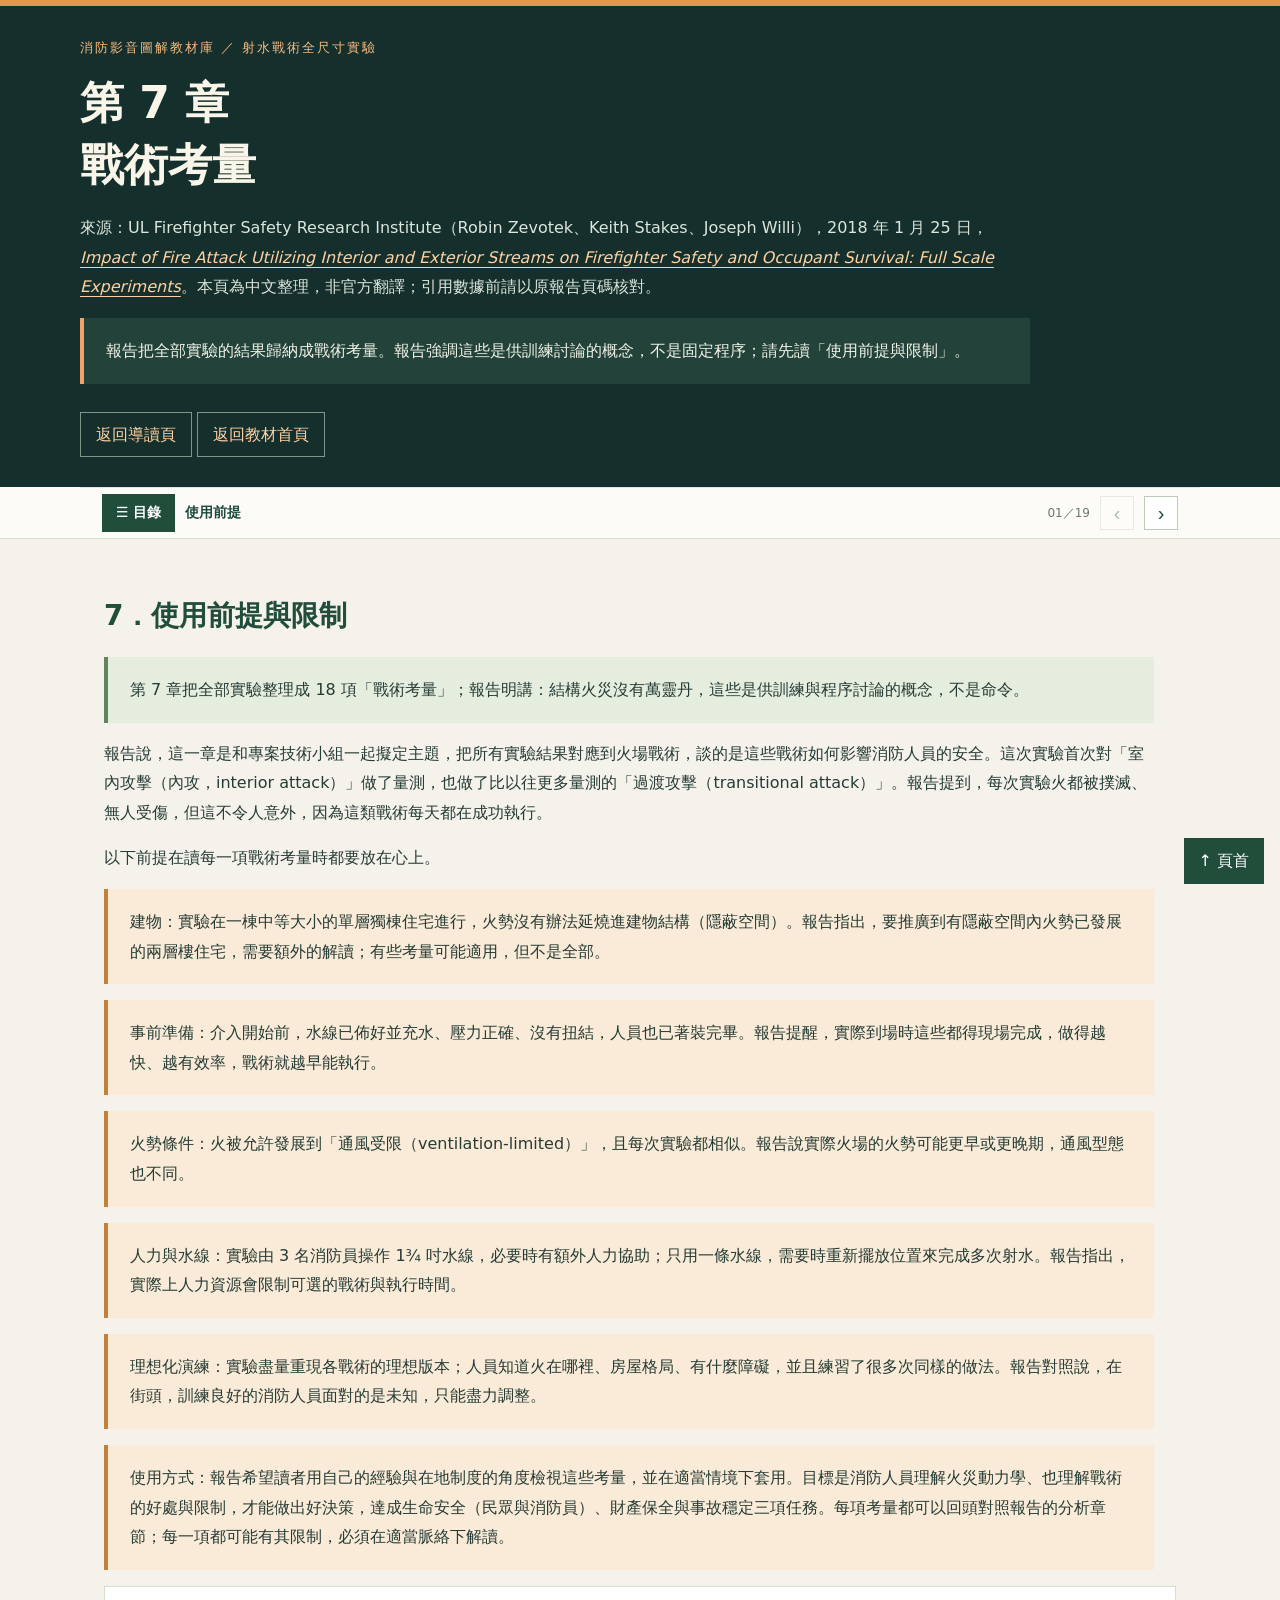
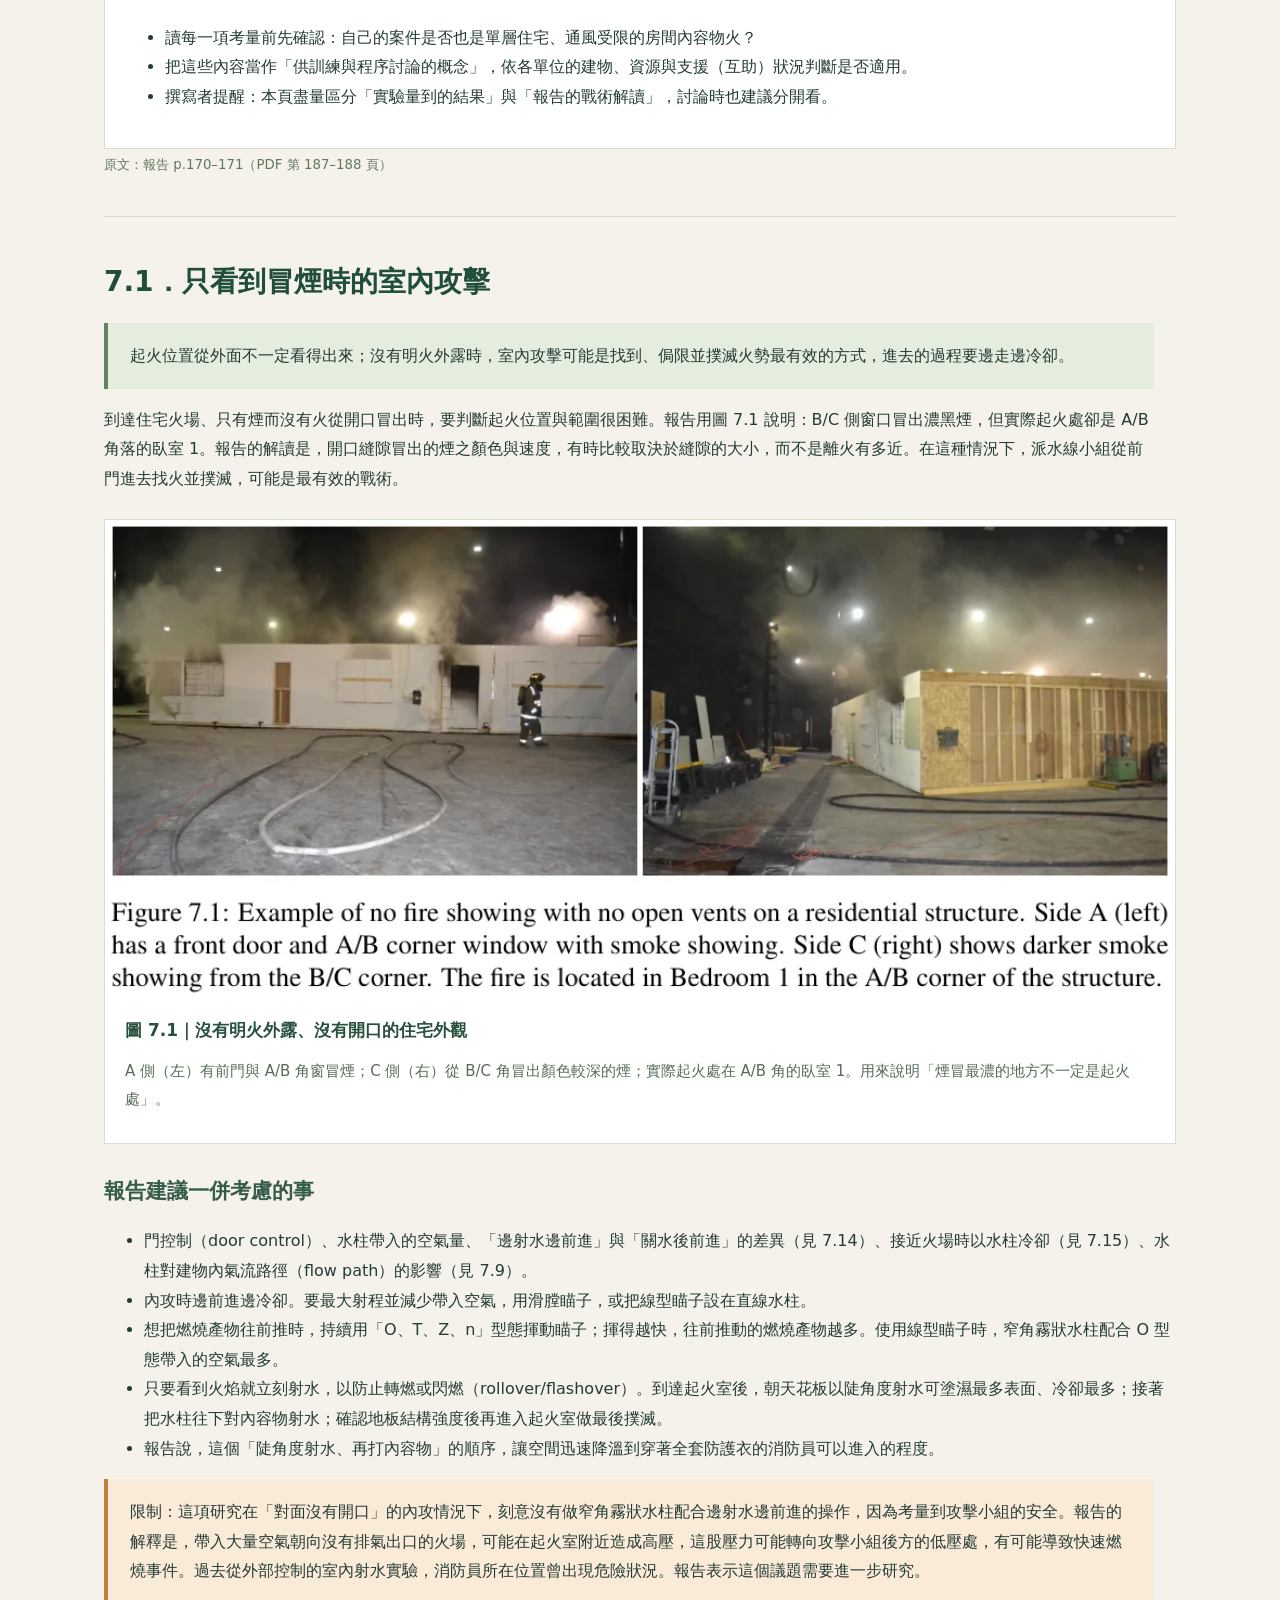
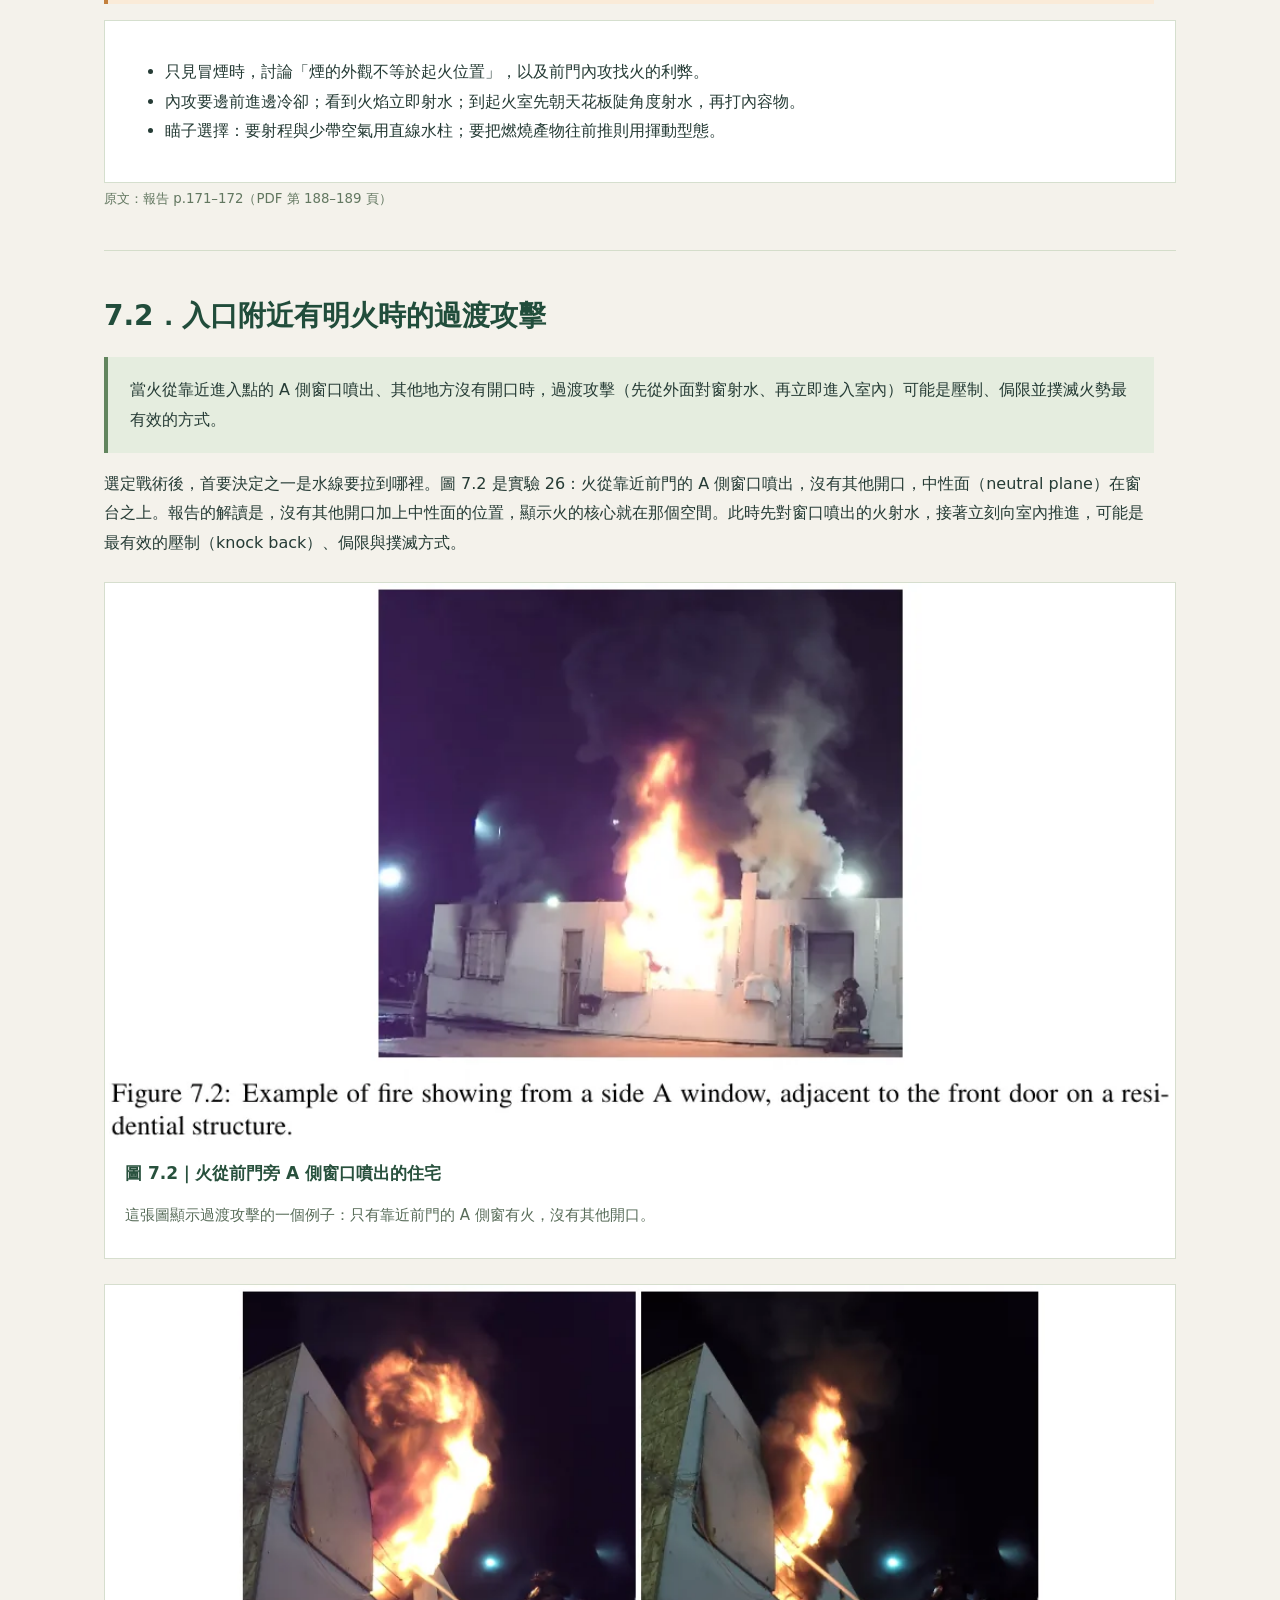
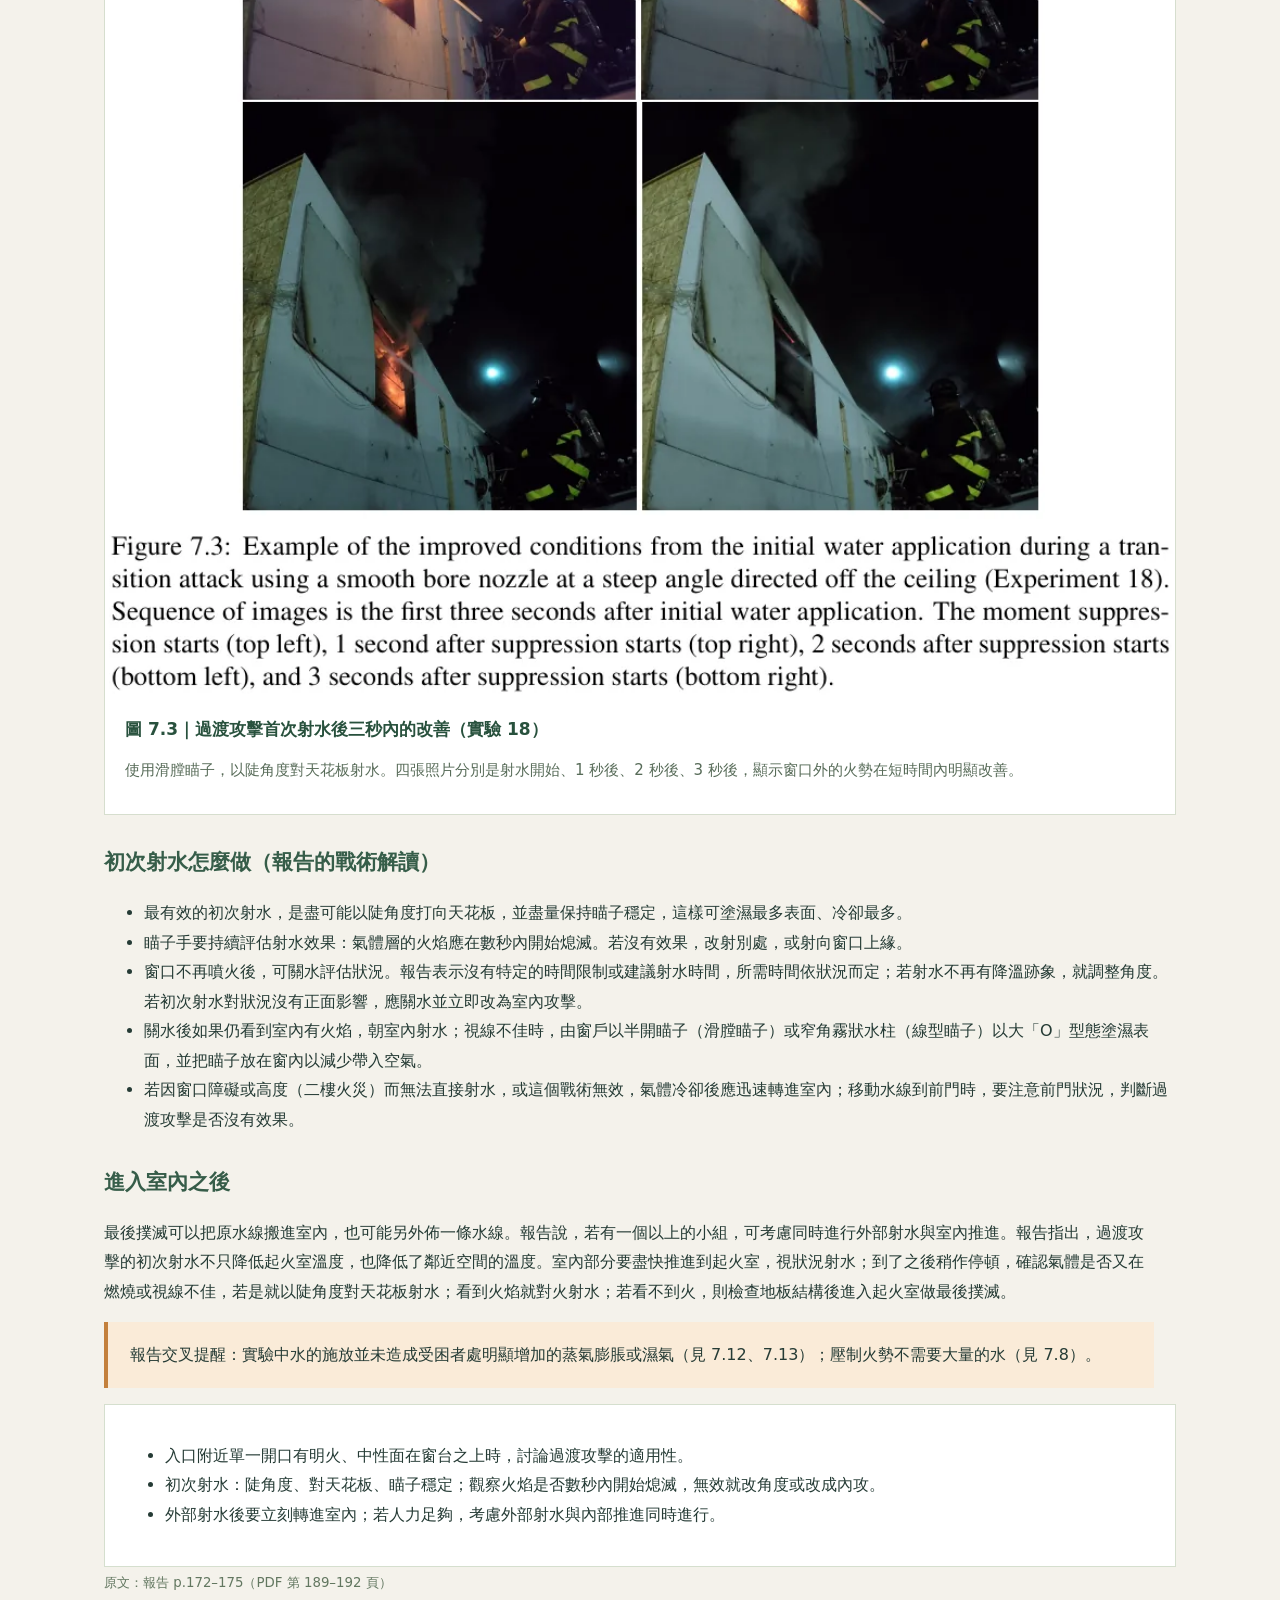
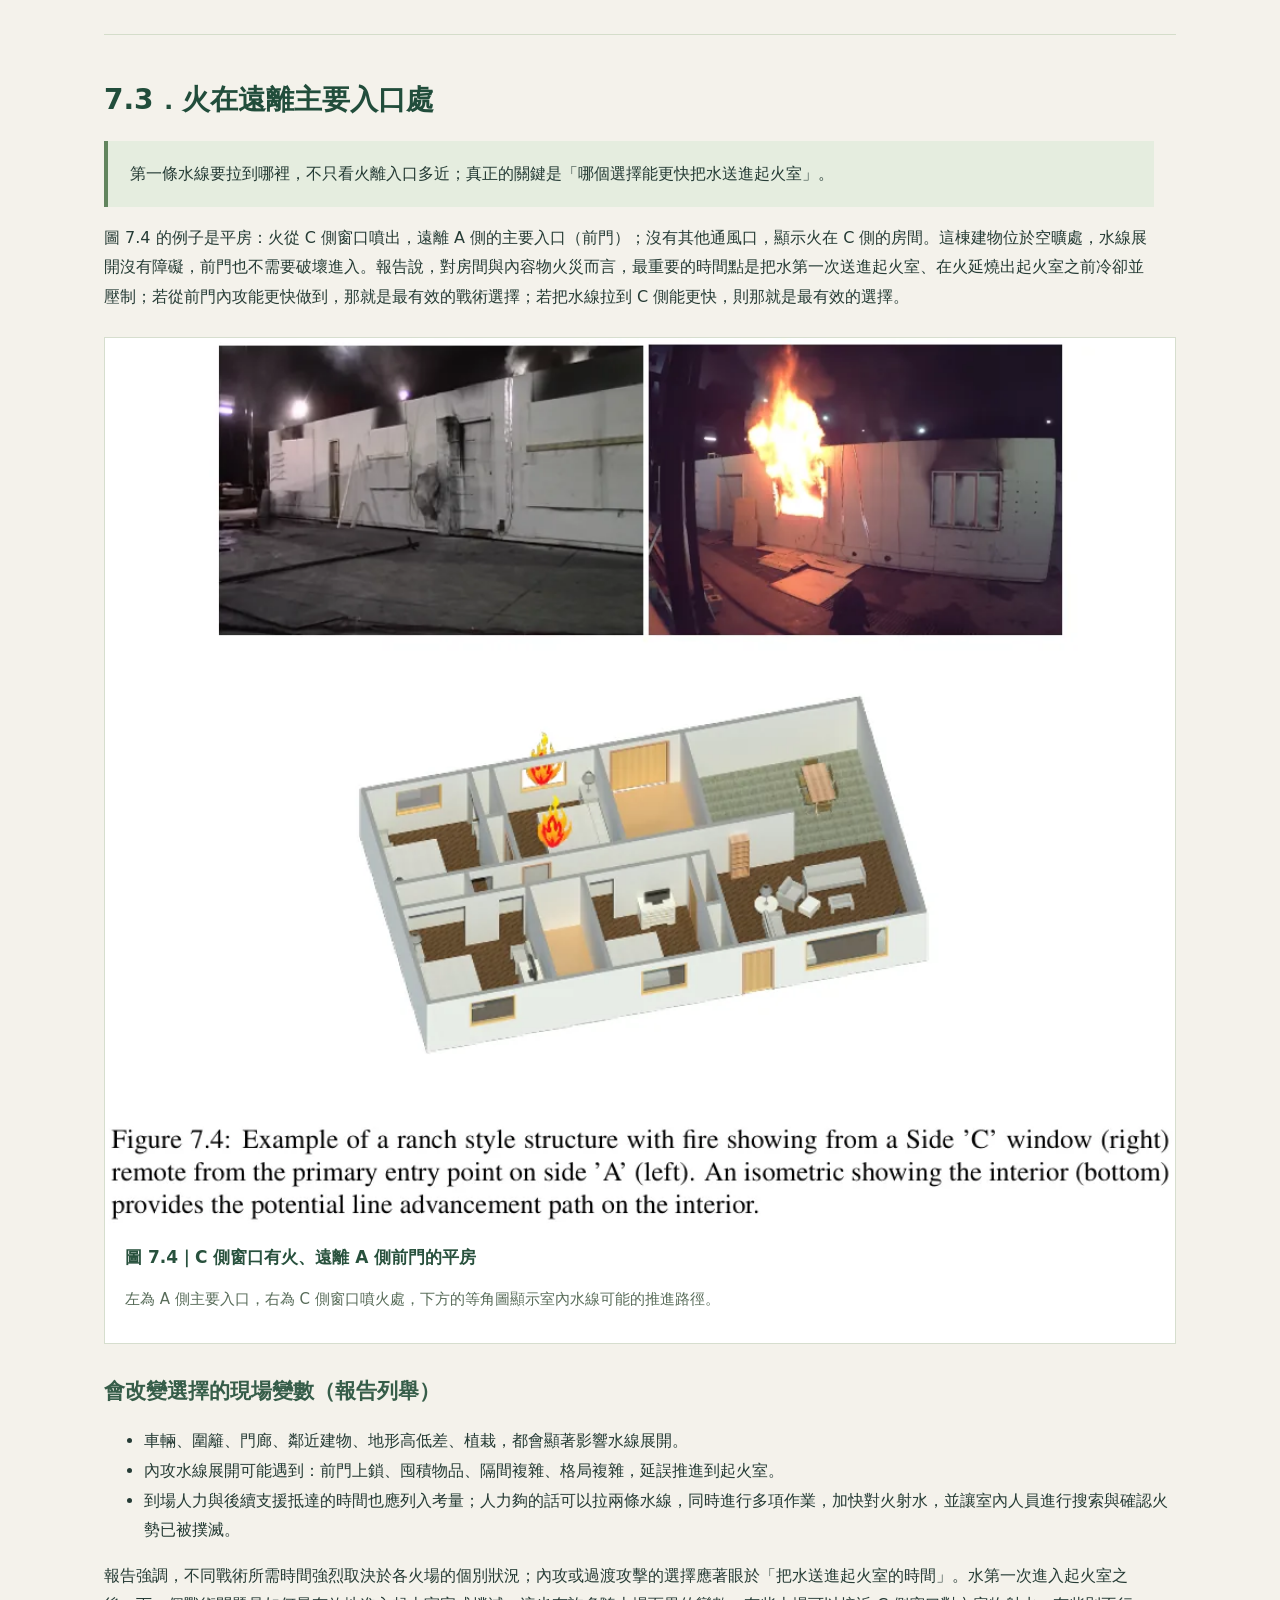
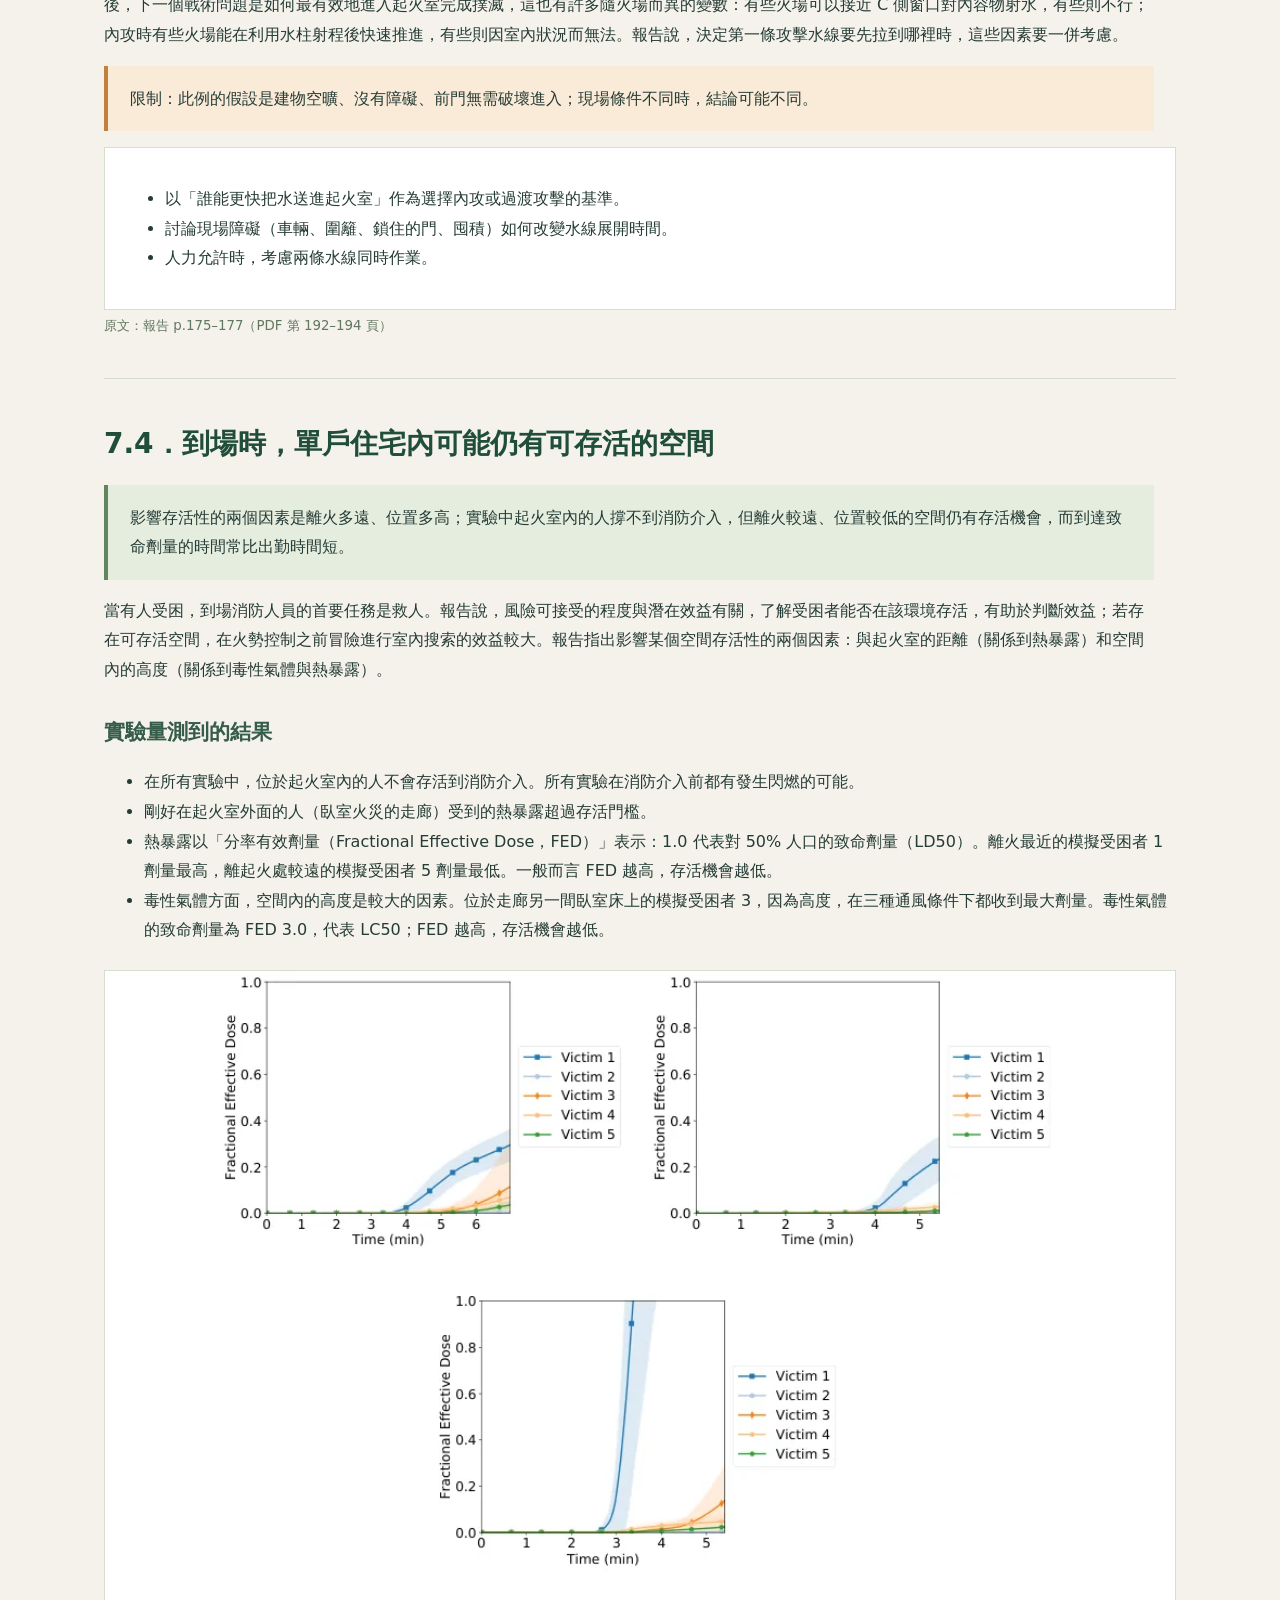
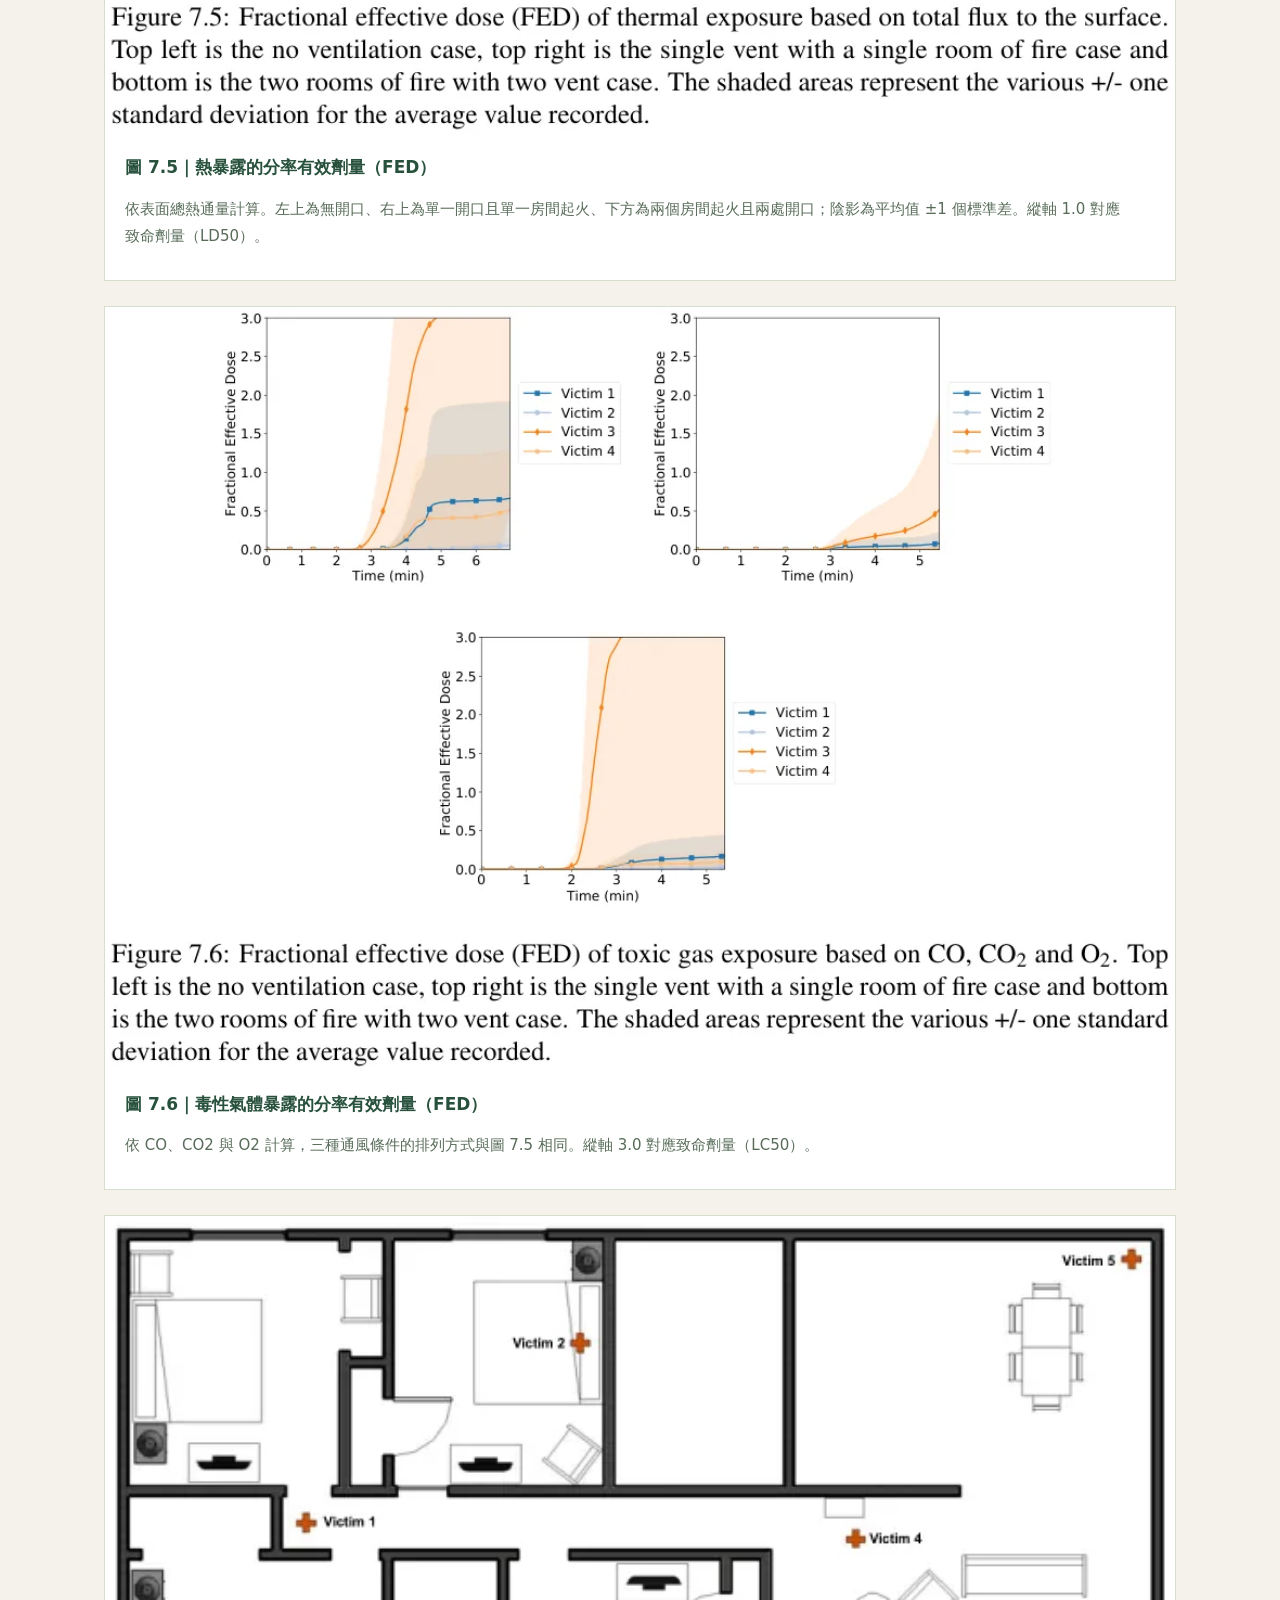
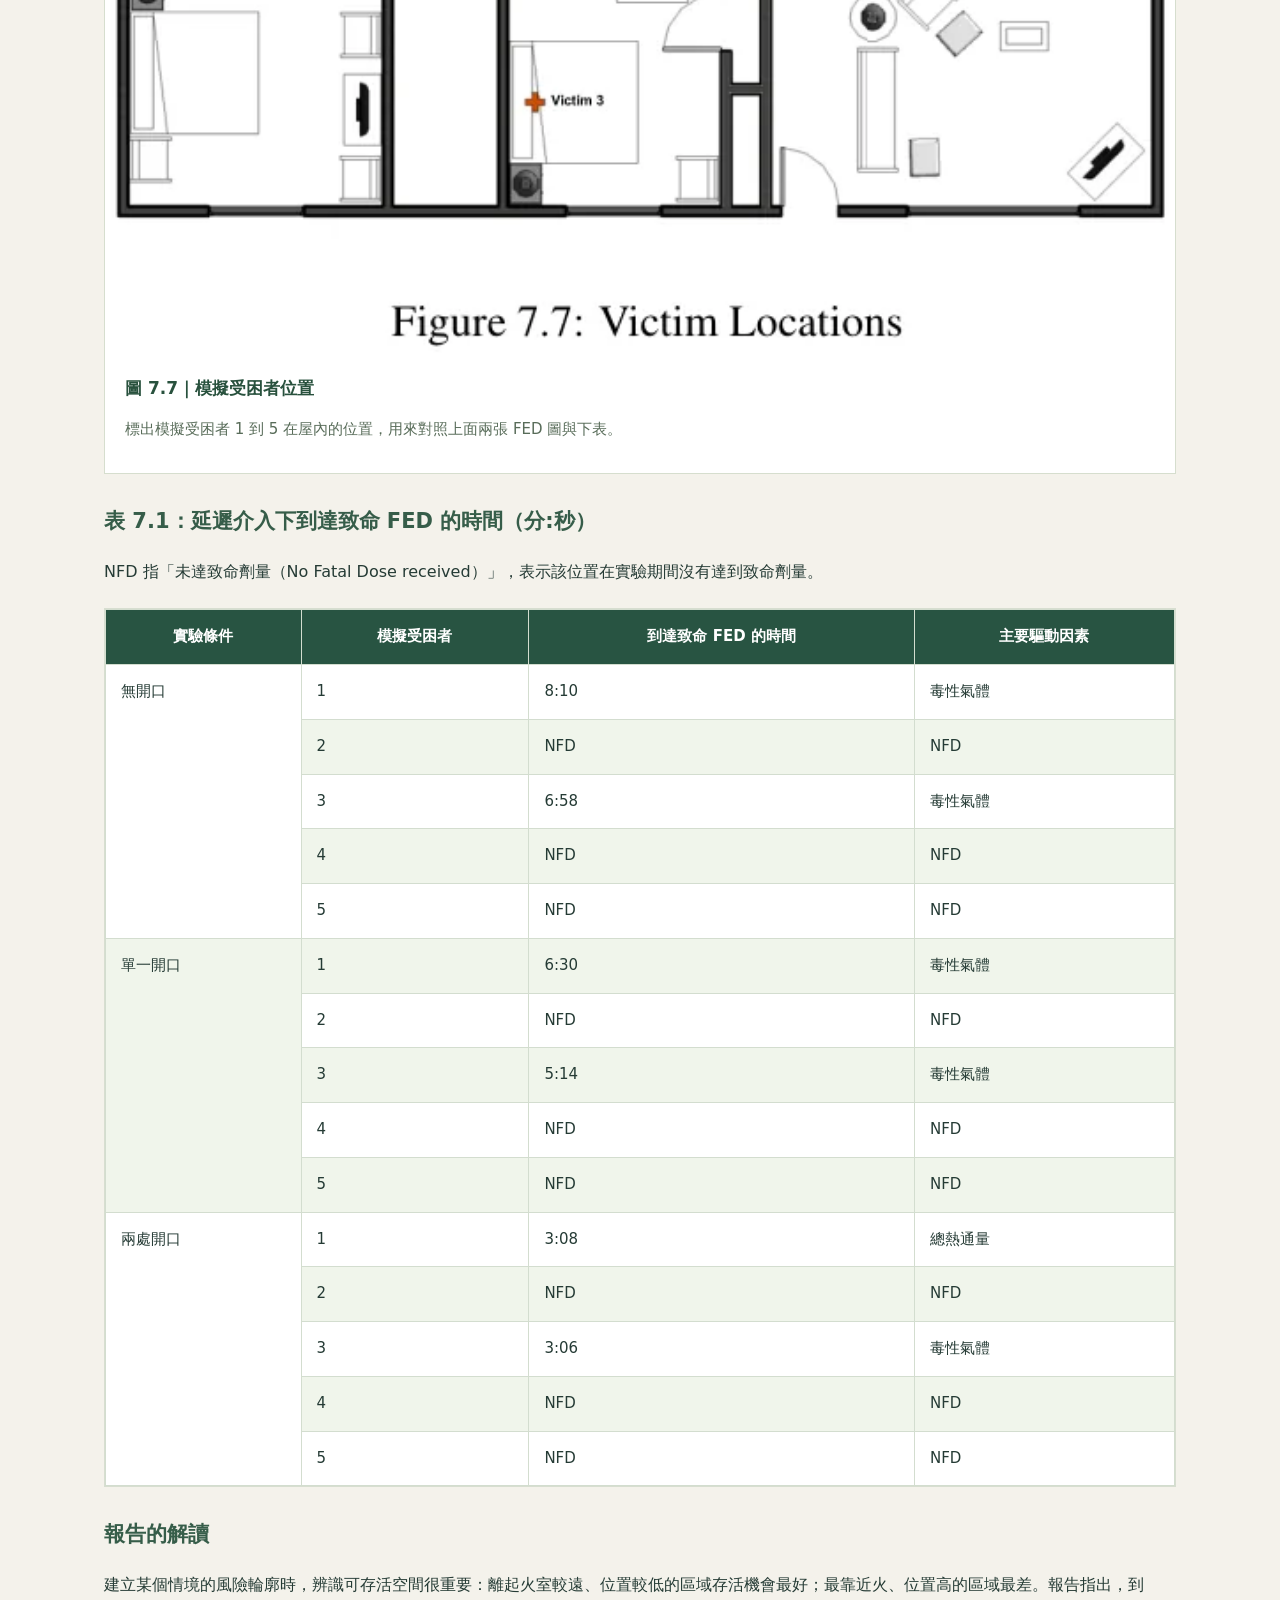
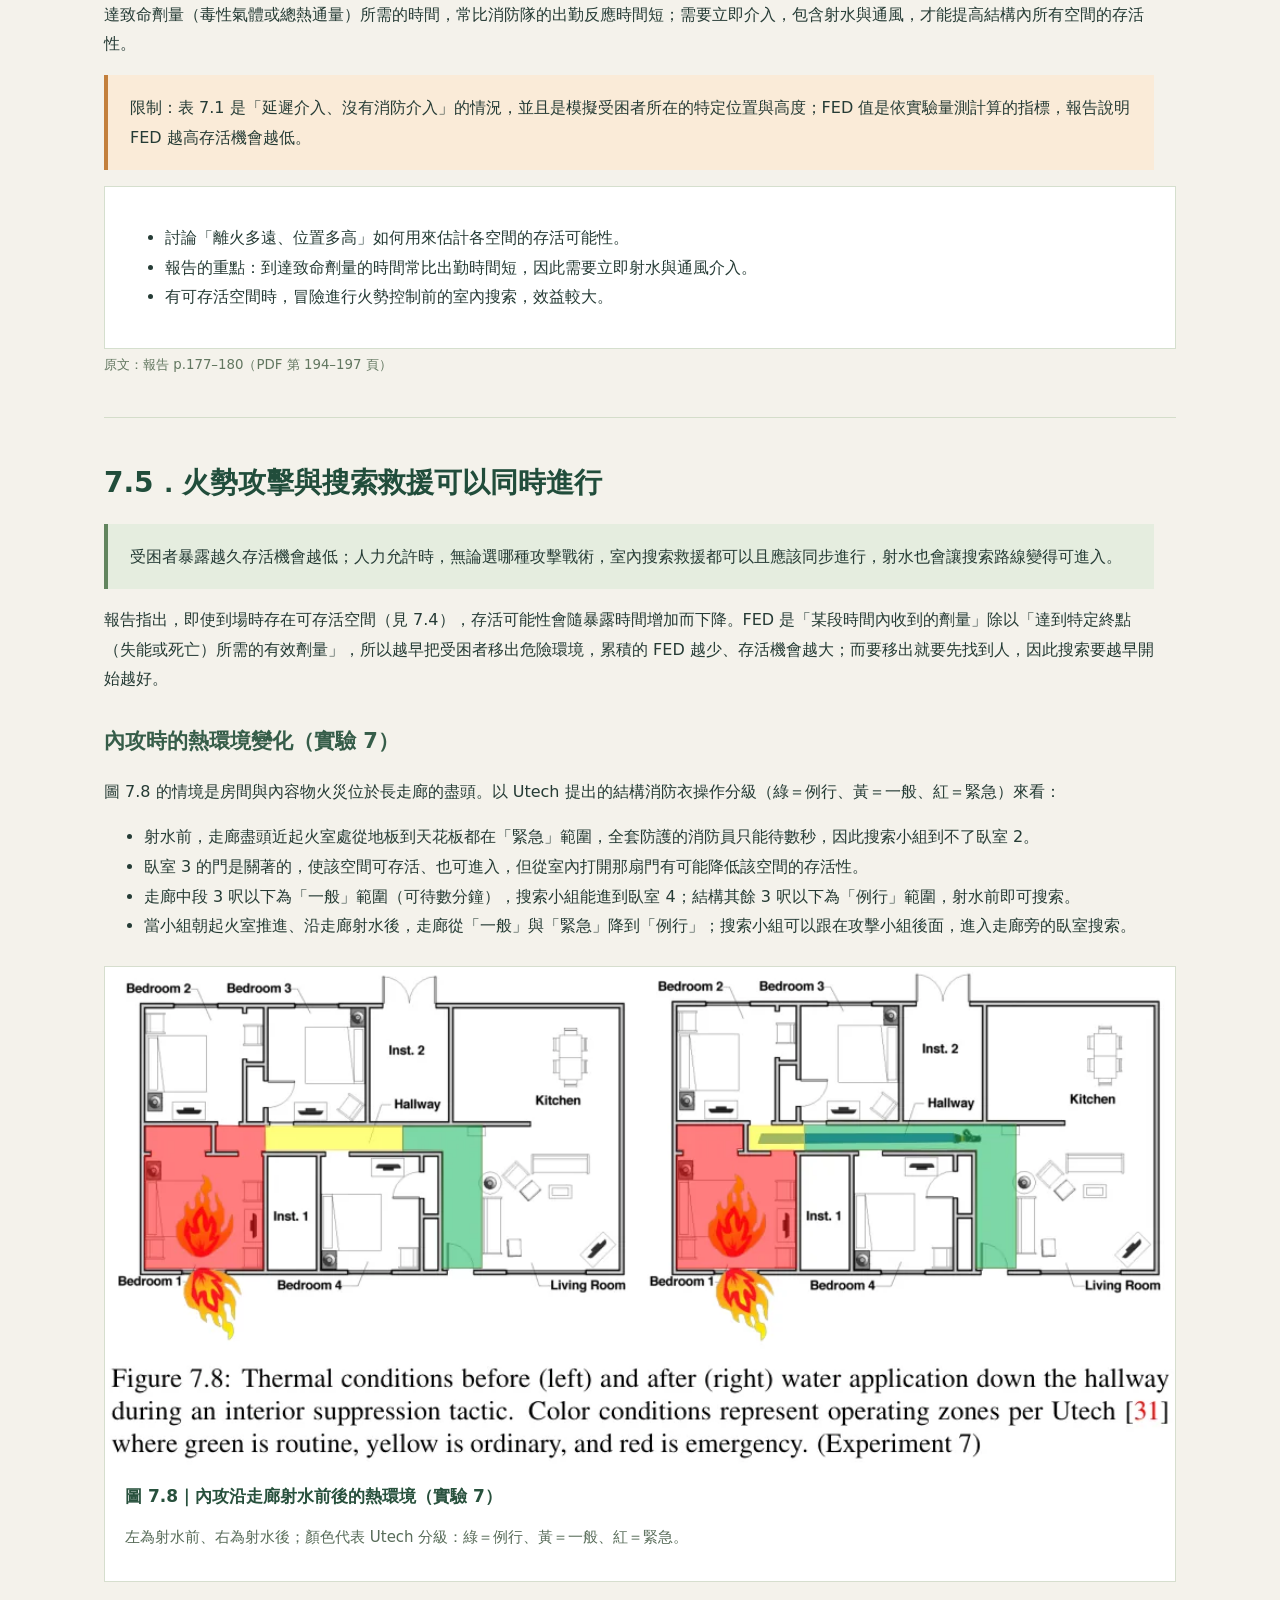
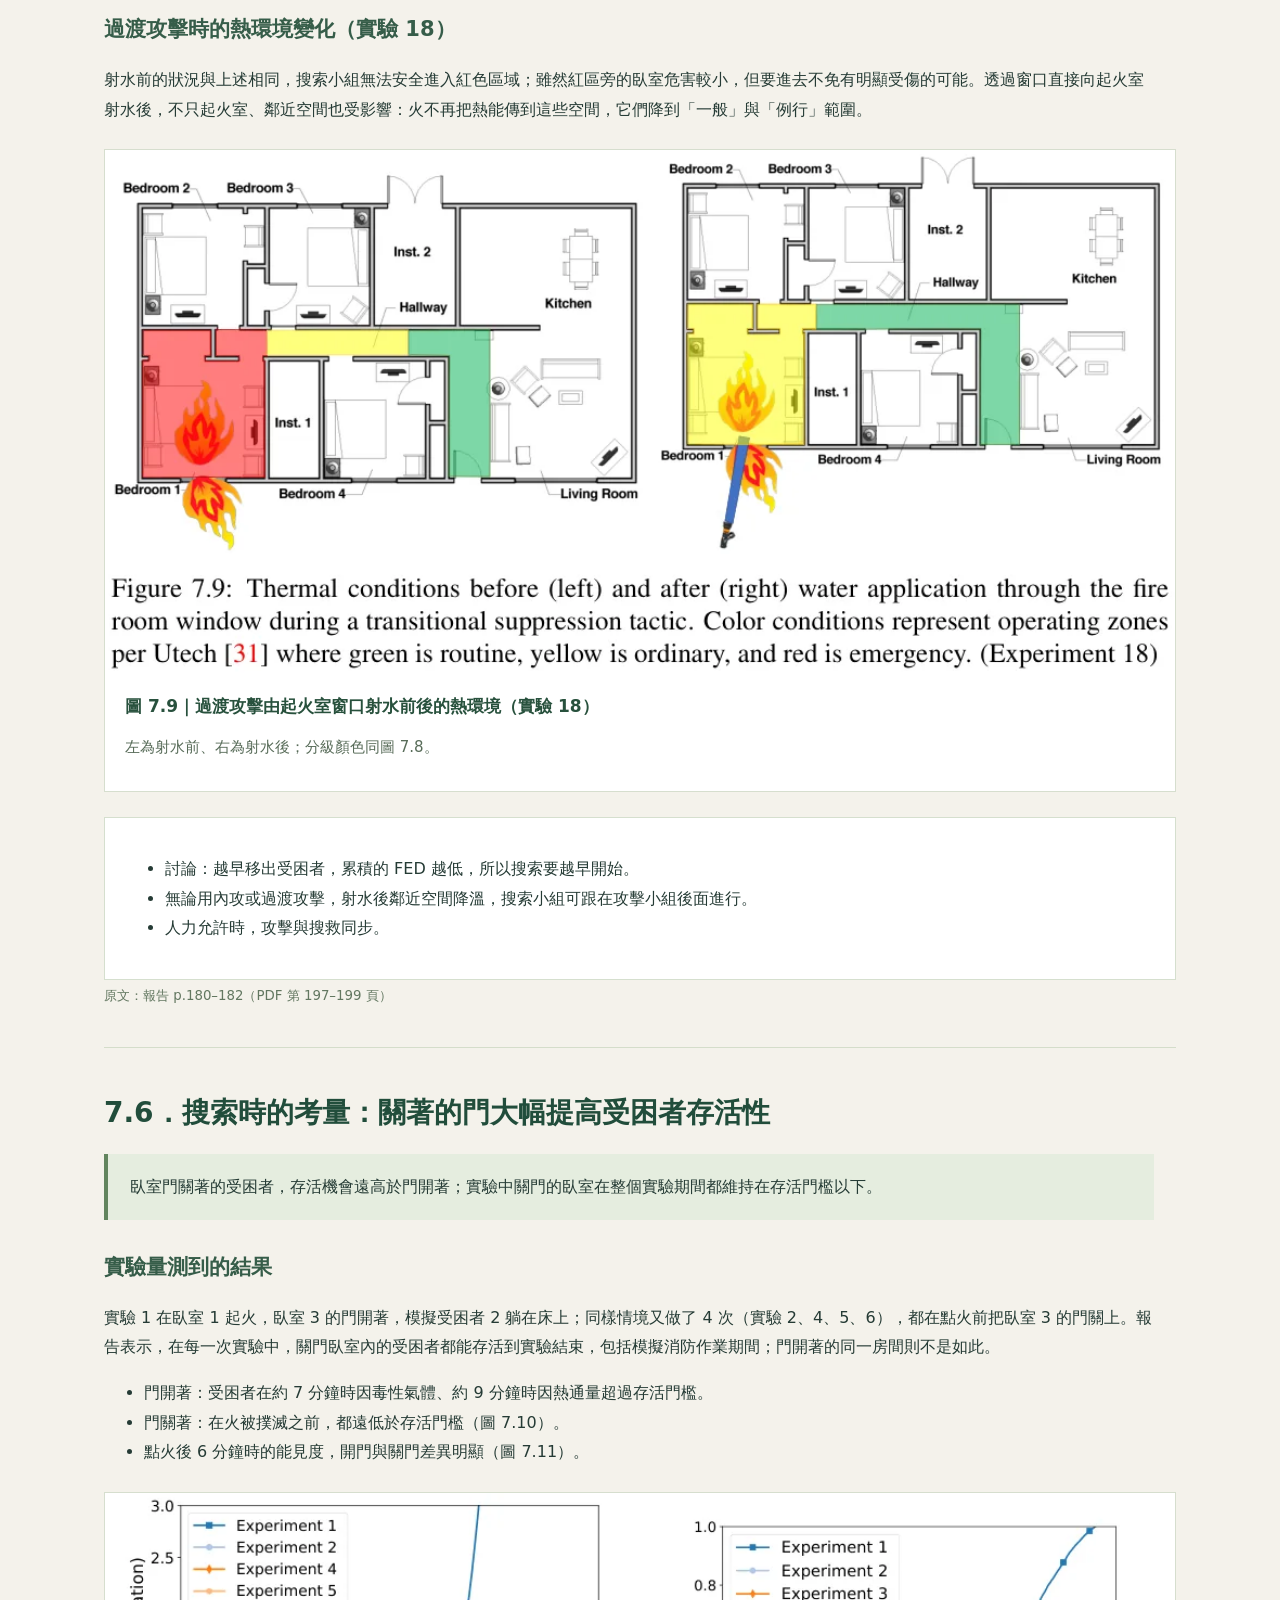
<file: fsri-dhs2013/chapter7/index.html>
<!DOCTYPE html>
<html lang="zh-Hant"><head><meta charset="utf-8"/><meta content="width=device-width,initial-scale=1" name="viewport"/><meta content="內攻與外攻射水對消防員安全與受困者存活的影響：全尺寸實驗：第 7 章「戰術考量」中文整理，附報告頁碼與原圖。" name="description"/><title>UL FSRI 射水戰術實驗｜第 7 章 戰術考量</title><link href="../../assets/material.css" rel="stylesheet"/><link href="../assets/toc.css" rel="stylesheet"/></head><body><header id="page-start"><div class="wrap"><div class="eyebrow">消防影音圖解教材庫 ／ 射水戰術全尺寸實驗</div><h1>第 7 章<br/>戰術考量</h1><p>來源：UL Fireﬁghter Safety Research Institute（Robin Zevotek、Keith Stakes、Joseph Willi），2018 年 1 月 25 日，<a href="https://dx.doi.org/10.54206/102376/DNYQ2164" rel="noopener" target="_blank"><em>Impact of Fire Attack Utilizing Interior and Exterior Streams on Firefighter Safety and Occupant Survival: Full Scale Experiments</em></a>。本頁為中文整理，非官方翻譯；引用數據前請以原報告頁碼核對。</p><p class="lead">報告把全部實驗的結果歸納成戰術考量。報告強調這些是供訓練討論的概念，不是固定程序；請先讀「使用前提與限制」。</p>
<a class="home-link" href="../">返回導讀頁</a> <a class="home-link" href="../../index.html">返回教材首頁</a></div></header><nav aria-label="章節導覽"><div aria-label="章節目錄" class="navinner" id="toc-panel"><a href="#s7-0"><span class="tn">7</span><span>使用前提</span></a><a href="#s7-1"><span class="tn">7.1</span><span>僅見冒煙內攻</span></a><a href="#s7-2"><span class="tn">7.2</span><span>近門有火過渡攻擊</span></a><a href="#s7-3"><span class="tn">7.3</span><span>遠端有火的選擇</span></a><a href="#s7-4"><span class="tn">7.4</span><span>可能有存活空間</span></a><a href="#s7-5"><span class="tn">7.5</span><span>攻擊與搜救並行</span></a><a href="#s7-6"><span class="tn">7.6</span><span>關門提高存活</span></a><a href="#s7-7"><span class="tn">7.7</span><span>水進起火室與時機</span></a><a href="#s7-8"><span class="tn">7.8</span><span>水量不需很多</span></a><a href="#s7-9"><span class="tn">7.9</span><span>水流與氣流路徑</span></a><a href="#s7-10"><span class="tn">7.10</span><span>射水不增灼傷</span></a><a href="#s7-11"><span class="tn">7.11</span><span>轉換速度防復燃</span></a><a href="#s7-12"><span class="tn">7.12</span><span>蒸氣膨脹與收縮</span></a><a href="#s7-13"><span class="tn">7.13</span><span>水蒸氣含量</span></a><a href="#s7-14"><span class="tn">7.14</span><span>邊射水或關水前進</span></a><a href="#s7-15"><span class="tn">7.15</span><span>邊前進邊冷卻</span></a><a href="#s7-16"><span class="tn">7.16</span><span>熱顯像儀的限制</span></a><a href="#s7-17"><span class="tn">7.17</span><span>短暫射水測不出</span></a><a href="#s7-18"><span class="tn">7.18</span><span>大空間要大水量</span></a></div><div aria-label="目前閱讀位置" class="reading"><button aria-controls="toc-panel" aria-expanded="false" class="toc-btn" id="toc-btn" type="button">☰ 目錄</button><span class="reading-label">目前位置</span><span class="reading-title" id="reading-title"></span><span class="reading-sub" id="reading-sub"></span><span class="reading-count" id="reading-count"></span><button aria-label="上一節" class="toc-step" id="toc-prev" type="button">‹</button><button aria-label="下一節" class="toc-step" id="toc-next" type="button">›</button></div></nav><main><section data-title="使用前提" id="s7-0">
<h2>7．使用前提與限制</h2>
<p class="lead">第 7 章把全部實驗整理成 18 項「戰術考量」；報告明講：結構火災沒有萬靈丹，這些是供訓練與程序討論的概念，不是命令。</p>
<p>報告說，這一章是和專案技術小組一起擬定主題，把所有實驗結果對應到火場戰術，談的是這些戰術如何影響消防人員的安全。這次實驗首次對「室內攻擊（內攻，interior attack）」做了量測，也做了比以往更多量測的「過渡攻擊（transitional attack）」。報告提到，每次實驗火都被撲滅、無人受傷，但這不令人意外，因為這類戰術每天都在成功執行。</p>
<p>以下前提在讀每一項戰術考量時都要放在心上。</p>
<p class="note">建物：實驗在一棟中等大小的單層獨棟住宅進行，火勢沒有辦法延燒進建物結構（隱蔽空間）。報告指出，要推廣到有隱蔽空間內火勢已發展的兩層樓住宅，需要額外的解讀；有些考量可能適用，但不是全部。</p>
<p class="note">事前準備：介入開始前，水線已佈好並充水、壓力正確、沒有扭結，人員也已著裝完畢。報告提醒，實際到場時這些都得現場完成，做得越快、越有效率，戰術就越早能執行。</p>
<p class="note">火勢條件：火被允許發展到「通風受限（ventilation-limited）」，且每次實驗都相似。報告說實際火場的火勢可能更早或更晚期，通風型態也不同。</p>
<p class="note">人力與水線：實驗由 3 名消防員操作 1¾ 吋水線，必要時有額外人力協助；只用一條水線，需要時重新擺放位置來完成多次射水。報告指出，實際上人力資源會限制可選的戰術與執行時間。</p>
<p class="note">理想化演練：實驗盡量重現各戰術的理想版本；人員知道火在哪裡、房屋格局、有什麼障礙，並且練習了很多次同樣的做法。報告對照說，在街頭，訓練良好的消防人員面對的是未知，只能盡力調整。</p>
<p class="note">使用方式：報告希望讀者用自己的經驗與在地制度的角度檢視這些考量，並在適當情境下套用。目標是消防人員理解火災動力學、也理解戰術的好處與限制，才能做出好決策，達成生命安全（民眾與消防員）、財產保全與事故穩定三項任務。每項考量都可以回頭對照報告的分析章節；每一項都可能有其限制，必須在適當脈絡下解讀。</p>
<div class="quick">
<ul>
<li>讀每一項考量前先確認：自己的案件是否也是單層住宅、通風受限的房間內容物火？</li>
<li>把這些內容當作「供訓練與程序討論的概念」，依各單位的建物、資源與支援（互助）狀況判斷是否適用。</li>
<li>撰寫者提醒：本頁盡量區分「實驗量到的結果」與「報告的戰術解讀」，討論時也建議分開看。</li>
</ul>
</div>
<small>原文：報告 p.170–171（PDF 第 187–188 頁）</small>
</section><section data-title="僅見冒煙內攻" id="s7-1">
<h2>7.1．只看到冒煙時的室內攻擊</h2>
<p class="lead">起火位置從外面不一定看得出來；沒有明火外露時，室內攻擊可能是找到、侷限並撲滅火勢最有效的方式，進去的過程要邊走邊冷卻。</p>
<p>到達住宅火場、只有煙而沒有火從開口冒出時，要判斷起火位置與範圍很困難。報告用圖 7.1 說明：B/C 側窗口冒出濃黑煙，但實際起火處卻是 A/B 角落的臥室 1。報告的解讀是，開口縫隙冒出的煙之顏色與速度，有時比較取決於縫隙的大小，而不是離火有多近。在這種情況下，派水線小組從前門進去找火並撲滅，可能是最有效的戰術。</p>
<figure><button aria-label="放大：沒有明火外露、沒有開口的住宅外觀" class="zoom" type="button"><img alt="圖 7.1｜沒有明火外露、沒有開口的住宅外觀" decoding="async" height="442" loading="lazy" src="./assets/fig-7-01.webp" width="987"/></button><figcaption>圖 7.1｜沒有明火外露、沒有開口的住宅外觀</figcaption><p>A 側（左）有前門與 A/B 角窗冒煙；C 側（右）從 B/C 角冒出顏色較深的煙；實際起火處在 A/B 角的臥室 1。用來說明「煙冒最濃的地方不一定是起火處」。</p></figure>
<h3>報告建議一併考慮的事</h3>
<ul>
<li>門控制（door control）、水柱帶入的空氣量、「邊射水邊前進」與「關水後前進」的差異（見 7.14）、接近火場時以水柱冷卻（見 7.15）、水柱對建物內氣流路徑（flow path）的影響（見 7.9）。</li>
<li>內攻時邊前進邊冷卻。要最大射程並減少帶入空氣，用滑膛瞄子，或把線型瞄子設在直線水柱。</li>
<li>想把燃燒產物往前推時，持續用「O、T、Z、n」型態揮動瞄子；揮得越快，往前推動的燃燒產物越多。使用線型瞄子時，窄角霧狀水柱配合 O 型態帶入的空氣最多。</li>
<li>只要看到火焰就立刻射水，以防止轉燃或閃燃（rollover/flashover）。到達起火室後，朝天花板以陡角度射水可塗濕最多表面、冷卻最多；接著把水柱往下對內容物射水；確認地板結構強度後再進入起火室做最後撲滅。</li>
<li>報告說，這個「陡角度射水、再打內容物」的順序，讓空間迅速降溫到穿著全套防護衣的消防員可以進入的程度。</li>
</ul>
<p class="note">限制：這項研究在「對面沒有開口」的內攻情況下，刻意沒有做窄角霧狀水柱配合邊射水邊前進的操作，因為考量到攻擊小組的安全。報告的解釋是，帶入大量空氣朝向沒有排氣出口的火場，可能在起火室附近造成高壓，這股壓力可能轉向攻擊小組後方的低壓處，有可能導致快速燃燒事件。過去從外部控制的室內射水實驗，消防員所在位置曾出現危險狀況。報告表示這個議題需要進一步研究。</p>
<div class="quick">
<ul>
<li>只見冒煙時，討論「煙的外觀不等於起火位置」，以及前門內攻找火的利弊。</li>
<li>內攻要邊前進邊冷卻；看到火焰立即射水；到起火室先朝天花板陡角度射水，再打內容物。</li>
<li>瞄子選擇：要射程與少帶空氣用直線水柱；要把燃燒產物往前推則用揮動型態。</li>
</ul>
</div>
<small>原文：報告 p.171–172（PDF 第 188–189 頁）</small>
</section><section data-title="近門有火過渡攻擊" id="s7-2">
<h2>7.2．入口附近有明火時的過渡攻擊</h2>
<p class="lead">當火從靠近進入點的 A 側窗口噴出、其他地方沒有開口時，過渡攻擊（先從外面對窗射水、再立即進入室內）可能是壓制、侷限並撲滅火勢最有效的方式。</p>
<p>選定戰術後，首要決定之一是水線要拉到哪裡。圖 7.2 是實驗 26：火從靠近前門的 A 側窗口噴出，沒有其他開口，中性面（neutral plane）在窗台之上。報告的解讀是，沒有其他開口加上中性面的位置，顯示火的核心就在那個空間。此時先對窗口噴出的火射水，接著立刻向室內推進，可能是最有效的壓制（knock back）、侷限與撲滅方式。</p>
<figure><button aria-label="放大：火從前門旁 A 側窗口噴出的住宅" class="zoom" type="button"><img alt="圖 7.2｜火從前門旁 A 側窗口噴出的住宅" decoding="async" height="515" loading="lazy" src="./assets/fig-7-02.webp" width="986"/></button><figcaption>圖 7.2｜火從前門旁 A 側窗口噴出的住宅</figcaption><p>這張圖顯示過渡攻擊的一個例子：只有靠近前門的 A 側窗有火，沒有其他開口。</p></figure>
<figure><button aria-label="放大：過渡攻擊首次射水後三秒內的改善（實驗 18）" class="zoom" type="button"><img alt="圖 7.3｜過渡攻擊首次射水後三秒內的改善（實驗 18）" decoding="async" height="933" loading="lazy" src="./assets/fig-7-03.webp" width="986"/></button><figcaption>圖 7.3｜過渡攻擊首次射水後三秒內的改善（實驗 18）</figcaption><p>使用滑膛瞄子，以陡角度對天花板射水。四張照片分別是射水開始、1 秒後、2 秒後、3 秒後，顯示窗口外的火勢在短時間內明顯改善。</p></figure>
<h3>初次射水怎麼做（報告的戰術解讀）</h3>
<ul>
<li>最有效的初次射水，是盡可能以陡角度打向天花板，並盡量保持瞄子穩定，這樣可塗濕最多表面、冷卻最多。</li>
<li>瞄子手要持續評估射水效果：氣體層的火焰應在數秒內開始熄滅。若沒有效果，改射別處，或射向窗口上緣。</li>
<li>窗口不再噴火後，可關水評估狀況。報告表示沒有特定的時間限制或建議射水時間，所需時間依狀況而定；若射水不再有降溫跡象，就調整角度。若初次射水對狀況沒有正面影響，應關水並立即改為室內攻擊。</li>
<li>關水後如果仍看到室內有火焰，朝室內射水；視線不佳時，由窗戶以半開瞄子（滑膛瞄子）或窄角霧狀水柱（線型瞄子）以大「O」型態塗濕表面，並把瞄子放在窗內以減少帶入空氣。</li>
<li>若因窗口障礙或高度（二樓火災）而無法直接射水，或這個戰術無效，氣體冷卻後應迅速轉進室內；移動水線到前門時，要注意前門狀況，判斷過渡攻擊是否沒有效果。</li>
</ul>
<h3>進入室內之後</h3>
<p>最後撲滅可以把原水線搬進室內，也可能另外佈一條水線。報告說，若有一個以上的小組，可考慮同時進行外部射水與室內推進。報告指出，過渡攻擊的初次射水不只降低起火室溫度，也降低了鄰近空間的溫度。室內部分要盡快推進到起火室，視狀況射水；到了之後稍作停頓，確認氣體是否又在燃燒或視線不佳，若是就以陡角度對天花板射水；看到火焰就對火射水；若看不到火，則檢查地板結構後進入起火室做最後撲滅。</p>
<p class="note">報告交叉提醒：實驗中水的施放並未造成受困者處明顯增加的蒸氣膨脹或濕氣（見 7.12、7.13）；壓制火勢不需要大量的水（見 7.8）。</p>
<div class="quick">
<ul>
<li>入口附近單一開口有明火、中性面在窗台之上時，討論過渡攻擊的適用性。</li>
<li>初次射水：陡角度、對天花板、瞄子穩定；觀察火焰是否數秒內開始熄滅，無效就改角度或改成內攻。</li>
<li>外部射水後要立刻轉進室內；若人力足夠，考慮外部射水與內部推進同時進行。</li>
</ul>
</div>
<small>原文：報告 p.172–175（PDF 第 189–192 頁）</small>
</section><section data-title="遠端有火的選擇" id="s7-3">
<h2>7.3．火在遠離主要入口處</h2>
<p class="lead">第一條水線要拉到哪裡，不只看火離入口多近；真正的關鍵是「哪個選擇能更快把水送進起火室」。</p>
<p>圖 7.4 的例子是平房：火從 C 側窗口噴出，遠離 A 側的主要入口（前門）；沒有其他通風口，顯示火在 C 側的房間。這棟建物位於空曠處，水線展開沒有障礙，前門也不需要破壞進入。報告說，對房間與內容物火災而言，最重要的時間點是把水第一次送進起火室、在火延燒出起火室之前冷卻並壓制；若從前門內攻能更快做到，那就是最有效的戰術選擇；若把水線拉到 C 側能更快，則那就是最有效的選擇。</p>
<figure><button aria-label="放大：C 側窗口有火、遠離 A 側前門的平房" class="zoom" type="button"><img alt="圖 7.4｜C 側窗口有火、遠離 A 側前門的平房" decoding="async" height="819" loading="lazy" src="./assets/fig-7-04.webp" width="986"/></button><figcaption>圖 7.4｜C 側窗口有火、遠離 A 側前門的平房</figcaption><p>左為 A 側主要入口，右為 C 側窗口噴火處，下方的等角圖顯示室內水線可能的推進路徑。</p></figure>
<h3>會改變選擇的現場變數（報告列舉）</h3>
<ul>
<li>車輛、圍籬、門廊、鄰近建物、地形高低差、植栽，都會顯著影響水線展開。</li>
<li>內攻水線展開可能遇到：前門上鎖、囤積物品、隔間複雜、格局複雜，延誤推進到起火室。</li>
<li>到場人力與後續支援抵達的時間也應列入考量；人力夠的話可以拉兩條水線，同時進行多項作業，加快對火射水，並讓室內人員進行搜索與確認火勢已被撲滅。</li>
</ul>
<p>報告強調，不同戰術所需時間強烈取決於各火場的個別狀況；內攻或過渡攻擊的選擇應著眼於「把水送進起火室的時間」。水第一次進入起火室之後，下一個戰術問題是如何最有效地進入起火室完成撲滅，這也有許多隨火場而異的變數：有些火場可以接近 C 側窗口對內容物射水，有些則不行；內攻時有些火場能在利用水柱射程後快速推進，有些則因室內狀況而無法。報告說，決定第一條攻擊水線要先拉到哪裡時，這些因素要一併考慮。</p>
<p class="note">限制：此例的假設是建物空曠、沒有障礙、前門無需破壞進入；現場條件不同時，結論可能不同。</p>
<div class="quick">
<ul>
<li>以「誰能更快把水送進起火室」作為選擇內攻或過渡攻擊的基準。</li>
<li>討論現場障礙（車輛、圍籬、鎖住的門、囤積）如何改變水線展開時間。</li>
<li>人力允許時，考慮兩條水線同時作業。</li>
</ul>
</div>
<small>原文：報告 p.175–177（PDF 第 192–194 頁）</small>
</section><section data-title="可能有存活空間" id="s7-4">
<h2>7.4．到場時，單戶住宅內可能仍有可存活的空間</h2>
<p class="lead">影響存活性的兩個因素是離火多遠、位置多高；實驗中起火室內的人撐不到消防介入，但離火較遠、位置較低的空間仍有存活機會，而到達致命劑量的時間常比出勤時間短。</p>
<p>當有人受困，到場消防人員的首要任務是救人。報告說，風險可接受的程度與潛在效益有關，了解受困者能否在該環境存活，有助於判斷效益；若存在可存活空間，在火勢控制之前冒險進行室內搜索的效益較大。報告指出影響某個空間存活性的兩個因素：與起火室的距離（關係到熱暴露）和空間內的高度（關係到毒性氣體與熱暴露）。</p>
<h3>實驗量測到的結果</h3>
<ul>
<li>在所有實驗中，位於起火室內的人不會存活到消防介入。所有實驗在消防介入前都有發生閃燃的可能。</li>
<li>剛好在起火室外面的人（臥室火災的走廊）受到的熱暴露超過存活門檻。</li>
<li>熱暴露以「分率有效劑量（Fractional Effective Dose，FED）」表示：1.0 代表對 50% 人口的致命劑量（LD50）。離火最近的模擬受困者 1 劑量最高，離起火處較遠的模擬受困者 5 劑量最低。一般而言 FED 越高，存活機會越低。</li>
<li>毒性氣體方面，空間內的高度是較大的因素。位於走廊另一間臥室床上的模擬受困者 3，因為高度，在三種通風條件下都收到最大劑量。毒性氣體的致命劑量為 FED 3.0，代表 LC50；FED 越高，存活機會越低。</li>
</ul>
<figure><button aria-label="放大：熱暴露的分率有效劑量（FED）" class="zoom" type="button"><img alt="圖 7.5｜熱暴露的分率有效劑量（FED）" decoding="async" height="706" loading="lazy" src="./assets/fig-7-05.webp" width="987"/></button><figcaption>圖 7.5｜熱暴露的分率有效劑量（FED）</figcaption><p>依表面總熱通量計算。左上為無開口、右上為單一開口且單一房間起火、下方為兩個房間起火且兩處開口；陰影為平均值 ±1 個標準差。縱軸 1.0 對應致命劑量（LD50）。</p></figure>
<figure><button aria-label="放大：毒性氣體暴露的分率有效劑量（FED）" class="zoom" type="button"><img alt="圖 7.6｜毒性氣體暴露的分率有效劑量（FED）" decoding="async" height="706" loading="lazy" src="./assets/fig-7-06.webp" width="987"/></button><figcaption>圖 7.6｜毒性氣體暴露的分率有效劑量（FED）</figcaption><p>依 CO、CO2 與 O2 計算，三種通風條件的排列方式與圖 7.5 相同。縱軸 3.0 對應致命劑量（LC50）。</p></figure>
<figure><button aria-label="放大：模擬受困者位置" class="zoom" type="button"><img alt="圖 7.7｜模擬受困者位置" decoding="async" height="419" loading="lazy" src="./assets/fig-7-07.webp" width="605"/></button><figcaption>圖 7.7｜模擬受困者位置</figcaption><p>標出模擬受困者 1 到 5 在屋內的位置，用來對照上面兩張 FED 圖與下表。</p></figure>
<h3>表 7.1：延遲介入下到達致命 FED 的時間（分:秒）</h3>
<p>NFD 指「未達致命劑量（No Fatal Dose received）」，表示該位置在實驗期間沒有達到致命劑量。</p>
<div class="tablewrap"><table>
<thead><tr><th>實驗條件</th><th>模擬受困者</th><th>到達致命 FED 的時間</th><th>主要驅動因素</th></tr></thead>
<tbody>
<tr><td rowspan="5">無開口</td><td>1</td><td>8:10</td><td>毒性氣體</td></tr>
<tr><td>2</td><td>NFD</td><td>NFD</td></tr>
<tr><td>3</td><td>6:58</td><td>毒性氣體</td></tr>
<tr><td>4</td><td>NFD</td><td>NFD</td></tr>
<tr><td>5</td><td>NFD</td><td>NFD</td></tr>
<tr><td rowspan="5">單一開口</td><td>1</td><td>6:30</td><td>毒性氣體</td></tr>
<tr><td>2</td><td>NFD</td><td>NFD</td></tr>
<tr><td>3</td><td>5:14</td><td>毒性氣體</td></tr>
<tr><td>4</td><td>NFD</td><td>NFD</td></tr>
<tr><td>5</td><td>NFD</td><td>NFD</td></tr>
<tr><td rowspan="5">兩處開口</td><td>1</td><td>3:08</td><td>總熱通量</td></tr>
<tr><td>2</td><td>NFD</td><td>NFD</td></tr>
<tr><td>3</td><td>3:06</td><td>毒性氣體</td></tr>
<tr><td>4</td><td>NFD</td><td>NFD</td></tr>
<tr><td>5</td><td>NFD</td><td>NFD</td></tr>
</tbody></table></div>
<h3>報告的解讀</h3>
<p>建立某個情境的風險輪廓時，辨識可存活空間很重要：離起火室較遠、位置較低的區域存活機會最好；最靠近火、位置高的區域最差。報告指出，到達致命劑量（毒性氣體或總熱通量）所需的時間，常比消防隊的出勤反應時間短；需要立即介入，包含射水與通風，才能提高結構內所有空間的存活性。</p>
<p class="note">限制：表 7.1 是「延遲介入、沒有消防介入」的情況，並且是模擬受困者所在的特定位置與高度；FED 值是依實驗量測計算的指標，報告說明 FED 越高存活機會越低。</p>
<div class="quick">
<ul>
<li>討論「離火多遠、位置多高」如何用來估計各空間的存活可能性。</li>
<li>報告的重點：到達致命劑量的時間常比出勤時間短，因此需要立即射水與通風介入。</li>
<li>有可存活空間時，冒險進行火勢控制前的室內搜索，效益較大。</li>
</ul>
</div>
<small>原文：報告 p.177–180（PDF 第 194–197 頁）</small>
</section><section data-title="攻擊與搜救並行" id="s7-5">
<h2>7.5．火勢攻擊與搜索救援可以同時進行</h2>
<p class="lead">受困者暴露越久存活機會越低；人力允許時，無論選哪種攻擊戰術，室內搜索救援都可以且應該同步進行，射水也會讓搜索路線變得可進入。</p>
<p>報告指出，即使到場時存在可存活空間（見 7.4），存活可能性會隨暴露時間增加而下降。FED 是「某段時間內收到的劑量」除以「達到特定終點（失能或死亡）所需的有效劑量」，所以越早把受困者移出危險環境，累積的 FED 越少、存活機會越大；而要移出就要先找到人，因此搜索要越早開始越好。</p>
<h3>內攻時的熱環境變化（實驗 7）</h3>
<p>圖 7.8 的情境是房間與內容物火災位於長走廊的盡頭。以 Utech 提出的結構消防衣操作分級（綠＝例行、黃＝一般、紅＝緊急）來看：</p>
<ul>
<li>射水前，走廊盡頭近起火室處從地板到天花板都在「緊急」範圍，全套防護的消防員只能待數秒，因此搜索小組到不了臥室 2。</li>
<li>臥室 3 的門是關著的，使該空間可存活、也可進入，但從室內打開那扇門有可能降低該空間的存活性。</li>
<li>走廊中段 3 呎以下為「一般」範圍（可待數分鐘），搜索小組能進到臥室 4；結構其餘 3 呎以下為「例行」範圍，射水前即可搜索。</li>
<li>當小組朝起火室推進、沿走廊射水後，走廊從「一般」與「緊急」降到「例行」；搜索小組可以跟在攻擊小組後面，進入走廊旁的臥室搜索。</li>
</ul>
<figure><button aria-label="放大：內攻沿走廊射水前後的熱環境（實驗 7）" class="zoom" type="button"><img alt="圖 7.8｜內攻沿走廊射水前後的熱環境（實驗 7）" decoding="async" height="459" loading="lazy" src="./assets/fig-7-08.webp" width="986"/></button><figcaption>圖 7.8｜內攻沿走廊射水前後的熱環境（實驗 7）</figcaption><p>左為射水前、右為射水後；顏色代表 Utech 分級：綠＝例行、黃＝一般、紅＝緊急。</p></figure>
<h3>過渡攻擊時的熱環境變化（實驗 18）</h3>
<p>射水前的狀況與上述相同，搜索小組無法安全進入紅色區域；雖然紅區旁的臥室危害較小，但要進去不免有明顯受傷的可能。透過窗口直接向起火室射水後，不只起火室、鄰近空間也受影響：火不再把熱能傳到這些空間，它們降到「一般」與「例行」範圍。</p>
<figure><button aria-label="放大：過渡攻擊由起火室窗口射水前後的熱環境（實驗 18）" class="zoom" type="button"><img alt="圖 7.9｜過渡攻擊由起火室窗口射水前後的熱環境（實驗 18）" decoding="async" height="484" loading="lazy" src="./assets/fig-7-09.webp" width="987"/></button><figcaption>圖 7.9｜過渡攻擊由起火室窗口射水前後的熱環境（實驗 18）</figcaption><p>左為射水前、右為射水後；分級顏色同圖 7.8。</p></figure>
<div class="quick">
<ul>
<li>討論：越早移出受困者，累積的 FED 越低，所以搜索要越早開始。</li>
<li>無論用內攻或過渡攻擊，射水後鄰近空間降溫，搜索小組可跟在攻擊小組後面進行。</li>
<li>人力允許時，攻擊與搜救同步。</li>
</ul>
</div>
<small>原文：報告 p.180–182（PDF 第 197–199 頁）</small>
</section><section data-title="關門提高存活" id="s7-6">
<h2>7.6．搜索時的考量：關著的門大幅提高受困者存活性</h2>
<p class="lead">臥室門關著的受困者，存活機會遠高於門開著；實驗中關門的臥室在整個實驗期間都維持在存活門檻以下。</p>
<h3>實驗量測到的結果</h3>
<p>實驗 1 在臥室 1 起火，臥室 3 的門開著，模擬受困者 2 躺在床上；同樣情境又做了 4 次（實驗 2、4、5、6），都在點火前把臥室 3 的門關上。報告表示，在每一次實驗中，關門臥室內的受困者都能存活到實驗結束，包括模擬消防作業期間；門開著的同一房間則不是如此。</p>
<ul>
<li>門開著：受困者在約 7 分鐘時因毒性氣體、約 9 分鐘時因熱通量超過存活門檻。</li>
<li>門關著：在火被撲滅之前，都遠低於存活門檻（圖 7.10）。</li>
<li>點火後 6 分鐘時的能見度，開門與關門差異明顯（圖 7.11）。</li>
</ul>
<figure><button aria-label="放大：無開口實驗中模擬受困者 2 的存活門檻（實驗 1–6）" class="zoom" type="button"><img alt="圖 7.10｜無開口實驗中模擬受困者 2 的存活門檻（實驗 1–6）" decoding="async" height="424" loading="lazy" src="./assets/fig-7-10.webp" width="987"/></button><figcaption>圖 7.10｜無開口實驗中模擬受困者 2 的存活門檻（實驗 1–6）</figcaption><p>左為毒性氣體 FED、右為熱通量 FED，橫軸為時間（分鐘）。實驗 1 為門開，實驗 2、4、5、6 為門關。</p></figure>
<figure><button aria-label="放大：點火後 6 分鐘時受困者 2 處的能見度" class="zoom" type="button"><img alt="圖 7.11｜點火後 6 分鐘時受困者 2 處的能見度" decoding="async" height="349" loading="lazy" src="./assets/fig-7-11.webp" width="986"/></button><figcaption>圖 7.11｜點火後 6 分鐘時受困者 2 處的能見度</figcaption><p>左為門開著（實驗 1）、右為門關著（實驗 2），對照出關門對能見度的差別。</p></figure>
<h3>報告的戰術解讀</h3>
<p>搜索遇到關著的門時，要同時考慮自己所在的環境，以及門另一側受困者所在的環境；那扇門可能是可存活與不可存活空氣之間的屏障，因為受困者沒有穿戴空氣呼吸器與消防衣。報告表示，等待火勢攻擊進行，或快速進入房間並在身後關門，可能提高成功救援的機會。報告也指出，先前關於水平通風、垂直通風、Governor's Island 等研究有一致的結論，並提到有宣導民眾關門的公共教育活動（網站 CloseYourDoor.org）。</p>
<p class="note">限制：以上結果來自無開口條件下的受困者 2（實驗 1–6）；報告說明受困者沒有穿戴防護裝備。</p>
<div class="quick">
<ul>
<li>搜索時遇到關著的門，要同時評估自己這一側與門後的環境。</li>
<li>報告提到的選項：等火勢攻擊進行，或快速進入並在身後關門；兩者都可能提高救援成功機會。</li>
<li>可搭配民眾關門宣導一起討論。</li>
</ul>
</div>
<small>原文：報告 p.182–183（PDF 第 199–200 頁）</small>
</section><section data-title="水進起火室與時機" id="s7-7">
<h2>7.7．把水送進起火室很重要，時機也很重要</h2>
<p class="lead">水必須進到起火室才會有效降溫；其他條件相同時，選擇從哪裡射水應更看重「多快能壓制火」，而不是射水的位置。</p>
<p>報告指出，不論是從室內門口或外部窗口，把水有效地射進起火室都有正面影響：火的熱釋放率下降、近處與遠處溫度下降、毒性氣體產生速度減慢，使戰術通風（tactical ventilation）更有效。要影響火勢，水必須打到起火空間。</p>
<h3>實驗量測到的結果</h3>
<p>圖 7.12 比較實驗 7（內攻）與實驗 18（過渡攻擊）的起火室溫度。內攻時，因為屋內格局，小組必須沿走廊前進，才能把水射進起火室；過渡攻擊則可從外部直接射進起火室。兩者都有效降低溫度；走廊內攻降溫需時稍長（約 30 秒，過渡攻擊約 15 秒）。報告以 400°F 作為消防員穿全套防護可進入起火室的參考溫度。報告說，這主要是因為水柱受限於視線：消防水柱不會反彈，也不能轉彎；視線正常時，必須能看見起火室才能對它射水。</p>
<figure><button aria-label="放大：起火室溫度：內攻（實驗 7）與過渡攻擊（實驗 18）" class="zoom" type="button"><img alt="圖 7.12｜起火室溫度：內攻（實驗 7）與過渡攻擊（實驗 18）" decoding="async" height="857" loading="lazy" src="./assets/fig-7-12.webp" width="987"/></button><figcaption>圖 7.12｜起火室溫度：內攻（實驗 7）與過渡攻擊（實驗 18）</figcaption><p>藍色陰影是射水期間。下方平面圖顯示，這個格局下不沿走廊前進就無法把水射進房間。</p></figure>
<h3>報告的戰術解讀</h3>
<ul>
<li>內攻時，不射水就推進到火源，即使穿全套防護，受傷的可能性也大幅增加；邊前進邊利用水柱射程冷卻前方環境，只有正面影響。邊射水邊前進、並揮動瞄子形成型態，對攻擊小組周圍與前方的效果最好。</li>
<li>到達起火室門口、看不清楚火焰位置時，使用直線或滑膛水柱以陡角度打向天花板，可塗濕最多表面（牆、天花板、地板），在進入前提供最好的保護。</li>
<li>從外部射水時，最有效的初次方式也是以陡角度對天花板射直線水柱；從窗戶外射時，固定位置的直線水柱帶入的空氣最少，對建物內既有氣流路徑的影響也最小。</li>
<li>如有景觀或建物突出物妨礙陡角度射水，報告說這不會完全抵消戰術效果，但會減少塗濕的表面、需要更多時間降溫。若水柱不再對火有可見效果，選項包括重新擺位、把水柱打向窗框上緣（窗過樑下緣），或使用半開（half-bale）技巧。</li>
</ul>
<figure><button aria-label="放大：以陡角度對天花板做外部射水" class="zoom" type="button"><img alt="圖 7.13｜以陡角度對天花板做外部射水" decoding="async" height="583" loading="lazy" src="./assets/fig-7-13.webp" width="746"/></button><figcaption>圖 7.13｜以陡角度對天花板做外部射水</figcaption><p>示範由外部窗口以陡角度朝天花板射水的做法。</p></figure>
<h3>壓制不等於撲滅</h3>
<p>報告強調「壓制（knock back）」只是撲滅的一部分：它能冷卻環境、降低燃燒速率並減少燃燒產物，但不是完全撲滅。要確定火被完全撲滅，小組必須進入起火室，往所有物品的下方與後方射水；這在壓制之後應立即成為優先事項。</p>
<div class="quick">
<ul>
<li>其他條件相同時，選擇射水位置更看重「多快能壓制火」，而不是位置本身。</li>
<li>水柱受限於視線，不會反彈也不會轉彎。</li>
<li>初次射水用直線或滑膛水柱、陡角度對天花板；壓制後要立即進入，往物品下方與後方射水。</li>
</ul>
</div>
<small>原文：報告 p.184–186（PDF 第 201–203 頁）</small>
</section><section data-title="水量不需很多" id="s7-8">
<h2>7.8．只要能把水送到該去的地方，不需要很多水</h2>
<p class="lead">房間與內容物火災受通風限制，壓制所需的水不多；實驗中的 25 次射水，初期壓制與撲滅最多用了不到 250 加侖。</p>
<p>報告說，房間與內容物火災的能量釋放率受氧氣（通風）限制，吸收釋出的能量並壓制火勢，不需要大量的水。報告同時說「用較少的水」不一定比較好；在尚未建立水源、或沒有市政供水的地區，不應為了建立水源而延遲射水。報告指出，如果攻擊小組能把水送到該去的地方，即使 500 加侖的水箱也足以壓制兩個房間的火。</p>
<h3>實驗量測到的結果</h3>
<ul>
<li>25 次射水實驗使用 1¾ 吋手持水線、流量 150–165 gpm，初期壓制與撲滅最多使用的水量不到 250 加侖。</li>
<li>攻擊單一房間與內容物火災時，壓制與初期撲滅通常用不到 100 加侖，有些情況不到 75 加侖。</li>
<li>即使邊射水邊前進到起火室，用水量也沒有超過 500 加侖水箱的容量。</li>
</ul>
<figure><button aria-label="放大：依通風型態與攻擊方式分組的各實驗用水量" class="zoom" type="button"><img alt="圖 7.14｜依通風型態與攻擊方式分組的各實驗用水量" decoding="async" height="479" loading="lazy" src="./assets/fig-7-14.webp" width="954"/></button><figcaption>圖 7.14｜依通風型態與攻擊方式分組的各實驗用水量</figcaption><p>以長條圖顯示各組實驗的總用水量（加侖），並標註各組平均值。</p></figure>
<h3>報告的戰術解讀</h3>
<p>內攻與過渡攻擊中，小組都是先冷卻氣體、再冷卻燃料表面，報告說這是最有效率的用水方式：陡角度對天花板射水（從窗口與門口皆是）迅速冷卻氣體，接著把水柱打向內容物。內攻時，陡角度之後把水柱往下移到內容物；過渡攻擊時，把瞄子放進窗內以半開狀態、以「O」型態塗濕盡量多的表面。若燃料表面沒有被充分冷卻／撲滅，火可能復燃，反而需要更多的水。</p>
<p class="note">限制與提醒：報告強調「用水少」不代表壓制更有效；選擇內攻時，接近火場途中用越多水，直接對應到受困者與攻擊小組的環境越可耐受（見 7.15）。實驗中大部分水流是事先擬定的腳本，由瞄子手視狀況有彈性，因此這節不是在主張哪種攻擊方式比較省水。這項研究針對的是有建立水源、使用主攻擊水線控制房間與內容物火災；內容物搬出需要的撿拾殘火（overhaul）用水沒有量測，若火勢已進入結構，還需要更多水。報告建議建立水源並佈置備援水線，作為主攻擊水線遇到困難時的安全係數。</p>
<div class="quick">
<ul>
<li>尚未建立水源時，不應為此延誤射水；500 加侖水箱在實驗條件下已足以壓制兩個房間的火。</li>
<li>用水順序：先冷卻氣體，再冷卻燃料表面。</li>
<li>建立水源並佈置備援水線；撿拾殘火用水未包含在量測內。</li>
</ul>
</div>
<small>原文：報告 p.186–188（PDF 第 203–205 頁）</small>
</section><section data-title="水流與氣流路徑" id="s7-9">
<h2>7.9．射水會影響氣流路徑</h2>
<p class="lead">消防水柱會帶入空氣、產生氣流，可能改變建物內的氣流路徑；內攻邊射水邊前進可擋住走廊上方的熱氣，而外部的窄角霧狀水柱可能像正壓風扇一樣把氣流導向室內。</p>
<p>氣流路徑是結構火災中進氣口與排氣口之間的空間：新鮮空氣流向火的底部（低壓），燃燒產物流離火場（高壓）。圖 7.15 左圖是單一氣流路徑（門下進、門上出），右圖是多重氣流路徑（門下進、門上出，以及門下進、窗口出）。報告指出，消防水柱有帶入空氣並產生氣流的能力，因此內攻與外部射水都有可能改變氣流路徑。</p>
<figure><button aria-label="放大：單一房間的氣流路徑示例" class="zoom" type="button"><img alt="圖 7.15｜單一房間的氣流路徑示例" decoding="async" height="403" loading="lazy" src="./assets/fig-7-15.webp" width="986"/></button><figcaption>圖 7.15｜單一房間的氣流路徑示例</figcaption><p>左：單一氣流路徑；右：多重氣流路徑。</p></figure>
<h3>實驗量測到的結果：內攻</h3>
<ul>
<li>對面沒有開口時（實驗 2），沿走廊射水且帶入空氣，可改變氣流路徑，使熱氣不再流過推進中消防員的頭頂。邊射水邊前進的小組能阻止走廊內熱氣流動，也同時擋住往走廊帶入的新鮮空氣，限制因額外氧氣造成的成長，不過這也使新鮮空氣無法到達水線小組前方的臥室。</li>
<li>對面有開口時（實驗 9），帶入的空氣不只能阻止走廊的氣流，還能把氣流導向推進小組的前方：開始走廊射水時，原本流向前門的氣體被導回起火室，前門上方的流向也反轉。然而火產生的壓力無法被水柱克服：起火室門口的流量在初次射水時只略微減少，直到小組到達門口、在室內射水才反轉；關水後，三個位置的氣流都回到雙向流動。</li>
</ul>
<figure><button aria-label="放大：邊射水邊前進對走廊氣體流速的影響（對面無開口，實驗 2）" class="zoom" type="button"><img alt="圖 7.16｜邊射水邊前進對走廊氣體流速的影響（對面無開口，實驗 2）" decoding="async" height="597" loading="lazy" src="./assets/fig-7-16.webp" width="987"/></button><figcaption>圖 7.16｜邊射水邊前進對走廊氣體流速的影響（對面無開口，實驗 2）</figcaption><p>負值為流向起火室，正值為流向前門；藍色陰影為有射水期間。</p></figure>
<figure><button aria-label="放大：邊射水邊前進對氣體流速的影響（對面有開口，實驗 9）" class="zoom" type="button"><img alt="圖 7.17｜邊射水邊前進對氣體流速的影響（對面有開口，實驗 9）" decoding="async" height="1113" loading="lazy" src="./assets/fig-7-17.webp" width="987"/></button><figcaption>圖 7.17｜邊射水邊前進對氣體流速的影響（對面有開口，實驗 9）</figcaption><p>顯示走廊、前門與起火室三處的流速，說明射水時流向如何改變。</p></figure>
<h3>實驗量測到的結果：外部射水</h3>
<p>報告說，窄角霧狀水柱以「O」型態揮動，帶入的空氣量與一台正壓風扇相當。若外部攻擊用同樣的技巧，有可能擋住通風口，把氣流路徑導向室內，就像正壓風扇；若用固定位置的直線或滑膛水柱，對氣流路徑的影響有限。</p>
<figure><button aria-label="放大：外部射水改變氣流路徑的可能性" class="zoom" type="button"><img alt="圖 7.18｜外部射水改變氣流路徑的可能性" decoding="async" height="496" loading="lazy" src="./assets/fig-7-18.webp" width="987"/></button><figcaption>圖 7.18｜外部射水改變氣流路徑的可能性</figcaption><p>左：窄角霧狀水柱封住開口、帶入空氣並使室內壓力升高；右：滑膛水柱不影響氣流路徑。</p></figure>
<p class="note">限制：以上是在實驗的走廊與起火室格局下量測的氣流。</p>
<div class="quick">
<ul>
<li>討論窄角霧狀水柱以 O 型態揮動，帶入的空氣量與正壓風扇相當。</li>
<li>外部射水要減少對氣流路徑的影響：用固定位置的直線或滑膛水柱。</li>
<li>內攻邊射水邊前進時，可擋住走廊上方的熱氣流，但同時也擋住往走廊前方的新鮮空氣。</li>
</ul>
</div>
<small>原文：報告 p.188–191（PDF 第 205–208 頁）</small>
</section><section data-title="射水不增灼傷" id="s7-10">
<h2>7.10．內攻與過渡攻擊都沒有增加受困者潛在的灼傷</h2>
<p class="lead">射水的負面後果常被認為會波及起火室外的受困者；在這些實驗中，消防介入後灼傷程度大多沒有進一步升級，而延遲介入時，起火室外的位置出現三、四度灼傷（距離遠、不在氣流路徑上的位置 3 僅一度）；兩間起火室、兩處開口的配置除外——火勢太大，介入前就已造成與延遲介入同樣嚴重的灼傷。</p>
<p>報告指出，消防文獻與訓練教材強調射水的負面後果，主要著眼於起火室正外面的受困者。這項研究在起火室正外面設置儀器，並把模擬受困者放在走廊另一間臥室（氣流路徑外）、水線小組推進的路徑上、以及離起火室最遠的角落，以評估各戰術的影響。</p>
<figure><button aria-label="放大：屋內模擬受困者位置" class="zoom" type="button"><img alt="圖 7.19｜屋內模擬受困者位置" decoding="async" height="418" loading="lazy" src="./assets/fig-7-19.webp" width="629"/></button><figcaption>圖 7.19｜屋內模擬受困者位置</figcaption><p>標出模擬受困者 1 到 5 的位置，位置 1 在起火室外，位置 3 在走廊另一間臥室床上。</p></figure>
<h3>實驗量測到的結果</h3>
<ul>
<li>遠離起火室的受困者 4、5 和關門後的受困者 2，沒有觀察到潛在灼傷。</li>
<li>起火室正外面的受困者 1，以及走廊另一間臥室床上的受困者 3，都有潛在灼傷。</li>
<li>消防介入延遲時，這些位置在較長暴露下受到三度與四度灼傷。受困者 3 因距離較遠、位於氣流路徑外，潛在傷害減少為一度灼傷；但該位置在 5 分 14 秒（臥室 1 火災、臥室窗戶開啟）與 3 分 6 秒（臥室 1 與 2 火災、窗戶開啟）就收到致命的毒性氣體劑量（見 7.4）。</li>
</ul>
<h3>表 7.2：潛在灼傷（沒有消防介入）</h3>
<div class="tablewrap"><table>
<thead><tr><th>實驗條件</th><th>受困者 1</th><th>受困者 3</th><th>點火後時間</th></tr></thead>
<tbody>
<tr><td>臥室 1 火災－無開口</td><td>四度</td><td>三度</td><td>27:49</td></tr>
<tr><td>臥室 1 火災－臥室窗戶開啟</td><td>三度</td><td>一度</td><td>13:45</td></tr>
<tr><td>臥室 1 與 2 火災－臥室 1、2 窗戶開啟</td><td>三度</td><td>一度</td><td>10:42</td></tr>
</tbody></table></div>
<h3>報告的解讀</h3>
<p>報告說，有消防介入時，不論選用哪種戰術，多數時候傷害程度沒有從一個等級升到下一個等級（表 7.3 以壞死深度整理介入前後的灼傷）。與表 7.2 比較，有消防介入時傷勢沒那麼嚴重。例外是「兩個房間起火、兩處開口」：火勢規模使消防介入前就已造成嚴重灼傷，與延遲介入的結果相同。</p>
<p class="note">限制：報告提醒，灼傷判定標準範圍很寬，傷害可能增加但仍未升到下一個等級；也可能傷害只小幅增加，但因起點正好在兩個等級的交界，而升了一級。</p>
<div class="quick">
<ul>
<li>討論實驗中受困者位置（起火室外、走廊另一間臥室、關門房間、遠端）與潛在灼傷的關係。</li>
<li>報告的觀察：消防介入時傷勢較延遲介入時輕；兩房間起火、兩處開口是例外。</li>
</ul>
</div>
<small>原文：報告 p.191–193（PDF 第 208–210 頁）</small>
</section><section data-title="轉換速度防復燃" id="s7-11">
<h2>7.11．轉換速度是復燃的敵人</h2>
<p class="lead">初次射水後，最後撲滅的方式應以「所需時間」為準；縮短最後一次外部射水到室內撲滅之間的時間，可限制復燃。</p>
<p>外部攻擊（以及有些內攻，例如囤積物品）常難以把水射到床、衣櫃、椅子、沙發等物品的下方或後方。報告的做法是：外部初次射水後若仍有火焰，嘗試把瞄子放進通風開口去撲滅；沒有障礙時，把瞄子放在窗口以半開或窄角霧狀水柱，畫兩三個大圈，盡量冷卻更多表面。若起火處在地面以上的樓層，瞄子無法放進開口，則在初次全開陡角度射水後，再以陡角度半開射水 5–10 秒，會有最有效的表面冷卻；但延長外部射水不應優先於轉進室內做最後撲滅。</p>
<p>報告說，無論用何種撲滅方式，冷卻完該位置能冷卻的所有表面後，小組應迅速移動到可完全撲滅的位置（多半是起火室內）；應使用最快、最直接的門，以縮短最後一次射水與最後撲滅之間的時間。</p>
<h3>實驗量測到的結果</h3>
<p>過渡攻擊初次射水後，火可能仍在物品下方與後方，使房間在小組就位時復燃（再度成長，regrowth）。圖 7.20 是以 5 秒為間隔的影像。報告指出，雖然視覺上復燃看來嚴重，但在小組由外部射水轉到室內撲滅的 40 秒內，起火室與起火室正外面走廊的溫度（圖 7.21）沒有顯著上升。初次射水把起火室外 3 呎高處的溫度從 500°F 降到 250°F 以下，讓小組可直接移到室內門口，並限制了需要的額外用水。</p>
<figure><button aria-label="放大：過渡攻擊的影像序列" class="zoom" type="button"><img alt="圖 7.20｜過渡攻擊的影像序列" decoding="async" height="796" loading="lazy" src="./assets/fig-7-20.webp" width="987"/></button><figcaption>圖 7.20｜過渡攻擊的影像序列</figcaption><p>從射水前 10 秒到初次射水後 40 秒，每 5 秒一張，可看到復燃的外觀。</p></figure>
<figure><button aria-label="放大：過渡攻擊中起火室與走廊的溫度" class="zoom" type="button"><img alt="圖 7.21｜過渡攻擊中起火室與走廊的溫度" decoding="async" height="546" loading="lazy" src="./assets/fig-7-21.webp" width="986"/></button><figcaption>圖 7.21｜過渡攻擊中起火室與走廊的溫度</figcaption><p>從射水前 10 秒到初次射水後 40 秒；左為起火室，右為起火室外走廊。顯示在 40 秒轉換期間溫度沒有明顯上升。</p></figure>
<h3>報告的戰術解讀</h3>
<ul>
<li>只用單一水線完成過渡攻擊時，要理解盡快把水線從外部位置搬進室內的重要性；越快，溫度反彈越少。</li>
<li>若很擔心復燃且人力允許，可讓初始攻擊小組留在外部位置，由第二條水線與另一小組從室內完成撲滅。</li>
<li>隨時監控狀況：只要新增開口，額外氧氣就有可能使通風受限的火增長。初次射水完成後，可在小組帶著搬動的水線接近時，打開前門並評估狀況變化，既評估狀況也加快進入室內的時間。</li>
</ul>
<p class="note">限制：復燃溫度未明顯上升的結果是在這次實驗的情境與 40 秒轉換時間下量到的；報告強調需持續監控並考量新增開口的影響。</p>
<div class="quick">
<ul>
<li>初次射水後盡快移動水線，縮短外部射水到內部撲滅之間的空窗。</li>
<li>擔心復燃且人力足夠：外部小組不撤，由第二條水線在室內撲滅。</li>
<li>新增開口前先評估，因為可能讓通風受限的火增長。</li>
</ul>
</div>
<small>原文：報告 p.193–195（PDF 第 210–212 頁）</small>
</section><section data-title="蒸氣膨脹與收縮" id="s7-12">
<h2>7.12．水變蒸氣會膨脹，但快速冷卻的熱氣體會收縮</h2>
<p class="lead">在這些實驗中，對閃燃後的起火室射水，氣體冷卻造成的收縮大於水變蒸氣的膨脹，淨效果是收縮，沒有觀察到「蒸氣膨脹」的概念性效應。</p>
<p>報告說，水從液體加熱成氣體（蒸發）會膨脹 1,700 倍，這在消防訓練教材中被稱為「蒸氣膨脹」。依參考資料不同，可看成射水的正面或負面效果：正面是蒸氣概念上可排擠室內氧氣、悶熄火；負面是這種膨脹概念上會產生壓力，把熱氣推向可能有受困者的區域。</p>
<h3>實驗量測到的結果</h3>
<ul>
<li>對石膏板牆壁、已閃燃的起火室射水時，概念上的「蒸氣膨脹」效應沒有被觀察到。氣體從超過 1,500°F 降到 300°F 以下，降低約 1,200°F；氣體能量轉移給水而產生蒸氣（膨脹），同時氣體因冷卻而收縮。報告說氣體收縮的程度大於水膨脹，最終淨效果是收縮。</li>
<li>圖 7.22 顯示房間溫度從超過 1,500°F 降到 300°F 以下，同時窗口與門口的平均流速由流出（正值）轉為流入（負值）。報告指出，這只持續幾秒，但顯示淨效果是冷卻造成的收縮，而不是水轉蒸氣的膨脹。</li>
</ul>
<figure><button aria-label="放大：對閃燃後的起火室射水的淨效果（實驗 18）" class="zoom" type="button"><img alt="圖 7.22｜對閃燃後的起火室射水的淨效果（實驗 18）" decoding="async" height="664" loading="lazy" src="./assets/fig-7-22.webp" width="987"/></button><figcaption>圖 7.22｜對閃燃後的起火室射水的淨效果（實驗 18）</figcaption><p>左軸是門與窗口的氣體流速，右軸是起火室平均溫度；溫度快速下降時，流速由流出轉為流入。</p></figure>
<h3>報告的算例</h3>
<p>以上例來看：水線操作約 11 秒、流量計記錄共 26 加侖；1 加侖水占 0.13 立方呎，26 加侖的液態水是 3.48 立方呎，若全數轉成蒸氣（3.48 × 1,700）會占約 5,909 立方呎（原報告印 5,909；3.48 × 1,700 實際為 5,916，差異不影響結論）。房間約 1,350 立方呎，房屋（扣除牆內死空間）約 8,500 立方呎，所以若所有水都轉成蒸氣並膨脹，整個房間與房屋的 70% 會被蒸氣充滿。報告接著說，並不是所有水都變成蒸氣，但有一些很可能是，因此有產生膨脹；同時氣體冷卻收縮，兩者平衡，最可能抵消了膨脹。</p>
<p class="note">限制：此結果來自對已閃燃的起火室（石膏板牆壁）射水、實驗 18 的情境；報告的算例是假設「全部水都變成蒸氣」的上限推估，不是實際量測到的蒸氣量。</p>
<div class="quick">
<ul>
<li>討論：蒸氣膨脹在訓練教材中被視為好處或壞處兩種看法。</li>
<li>報告的實驗觀察：對已閃燃的起火室射水後，氣體冷卻收縮的效果大於蒸氣膨脹。</li>
</ul>
</div>
<small>原文：報告 p.195–197（PDF 第 212–214 頁）</small>
</section><section data-title="水蒸氣含量" id="s7-13">
<h2>7.13．水蒸氣本來就是燃燒副產物，射水並沒有讓環境中的水蒸氣大幅增加</h2>
<p class="lead">燃燒本身就產生水蒸氣；在受困者躺臥高度（1 呎），射水前後的水氣濃度沒有明顯增加，因此報告認為射水不太可能因蒸氣對受困者造成進一步傷害。</p>
<p>報告以甲烷完全燃燒為例，產物是二氧化碳與水蒸氣；房屋火災的燃料較複雜、氧氣也不足以完全燃燒，但 CO2 與 H2O 仍是副產物的一部分。消防上把燃燒產物概稱為煙，內含煤灰、一氧化碳、二氧化碳、氰化氫與水蒸氣等；燃燒反應產生的水蒸氣並非微不足道。表 7.4 顯示點火時、射水前 5 秒、射水後 60 秒及實驗中峰值的水氣濃度（體積百分比）。</p>
<h3>表 7.4：水蒸氣量測摘要（體積百分比濃度，括號為相對點火時的變化）</h3>
<p>以下列出報告的各組平均值（實驗 20 與 16 只有單一實驗；N/A 表示無資料）。</p>
<div class="tablewrap"><table>
<thead><tr><th>量測條件</th><th>點火時</th><th>射水前 5 秒</th><th>射水後 60 秒</th><th>峰值</th></tr></thead>
<tbody>
<tr><td>無開口，1 呎（實驗 4、6 平均）</td><td>1.37</td><td>4.40（3.32）</td><td>4.39（3.30）</td><td>4.52（3.15）</td></tr>
<tr><td>單一開口，1 呎（實驗 18、19 平均）</td><td>1.04</td><td>1.11（0.07）</td><td>1.8（0.76）</td><td>2.98（1.94）</td></tr>
<tr><td>單一開口，3 呎（實驗 20）</td><td>1.94</td><td>2.36（0.42）</td><td>4.55（2.62）</td><td>6.36（4.42）</td></tr>
<tr><td>單一開口，5 呎（實驗 7、10、11、21 平均）</td><td>1.91</td><td>4.62（2.64）</td><td>6.62（4.61）</td><td>8.37（6.46）</td></tr>
<tr><td>兩處開口，1 呎（實驗 16）</td><td>1.53</td><td>3.37（1.85）</td><td>3.57（2.04）</td><td>3.99（2.46）</td></tr>
<tr><td>兩處開口，3 呎（實驗 13）</td><td>1.62</td><td>N/A</td><td>N/A</td><td>5.97（4.35）</td></tr>
</tbody></table></div>
<h3>報告的解讀</h3>
<ul>
<li>量測位置越高，偵測到的水氣越多。即使在射水之前，煙層高度（5 呎）的水蒸氣就增加了 2 倍。</li>
<li>在 1 呎高度，射水前 5 秒到射水後 60 秒之間的水氣增加有限。在較高位置（煙層內），這段期間水氣增加約 2%（體積），而從點火到射水前 5 秒也增加了差不多的量。</li>
<li>報告認為，這顯示在氣流路徑外的臥室 1 呎高度、沒有在室內射水的位置，射水期間水氣含量沒有增加。較高處水氣有增加，但無法判斷是射水造成，還是燃燒產物傳送到感測器所需的時間。1 呎高度射水後也沒有明顯增加，因此報告說射水不太可能造成受困者因蒸氣而進一步受傷。</li>
</ul>
<p class="note">限制：這是在量測點（1、3、5 呎）上的濃度結果；報告明確說較高位置的增加無法判定來源（射水或燃燒產物傳送）。</p>
<div class="quick">
<ul>
<li>討論：燃燒本身就會產生水蒸氣，煙層中水氣即使在射水前就已升高。</li>
<li>報告的觀察：1 呎高度射水前後水氣含量沒有明顯增加。</li>
</ul>
</div>
<small>原文：報告 p.197–198（PDF 第 214–215 頁）</small>
</section><section data-title="邊射水或關水前進" id="s7-14">
<h2>7.14．邊射水前進與關水前進的比較</h2>
<p class="lead">邊射水邊前進能持續冷卻；關水前進時溫度會反彈，但在約 10–15 秒內重新射水，就不會回到射水前的水準；選哪種可能更取決於人員經驗與編制。</p>
<p>報告說，各單位的水線推進技巧不同，但依專案技術小組的調查，大致有兩種：「邊射水邊前進（Flow &amp; Move）」，也就是在走廊就位後，邊射水邊朝火源移動；「關水後前進（Shutdown &amp; Move）」，在瞄子處關水，讓推進中的小組靠近火源。這可能是依小組人數、經驗與訓練做的選擇，但兩者對小組周圍與前方環境的影響不同。</p>
<h3>實驗量測到的結果</h3>
<ul>
<li>邊射水前進時，水線對小組周圍與前方持續有冷卻效果。關水前進時，冷卻效果消失，溫度在小組前方與周圍反彈，主要發生在小組頭頂上方。</li>
<li>若在 10–15 秒內重新操作水線，溫度反彈就不會回到射水前的溫度。報告指出，防護衣會讓小組感覺不到環境變化，但升高的溫度仍會回來；若不再操作水線，溫度會反彈到射水前的程度。</li>
<li>水線對小組前方氣流的影響，兩種戰術差異不大：水線在操作期間能阻止流過小組頭頂的氣流；關水後氣流回來，但沒有回到先前的水準，再次開水又被停止。</li>
<li>兩種戰術在小組把水射進起火室之前，對起火室都沒有影響。</li>
</ul>
<figure><button aria-label="放大：走廊盡頭溫度：兩種推進方式（無開口、單一房間起火）" class="zoom" type="button"><img alt="圖 7.23｜走廊盡頭溫度：兩種推進方式（無開口、單一房間起火）" decoding="async" height="627" loading="lazy" src="./assets/fig-7-23.webp" width="987"/></button><figcaption>圖 7.23｜走廊盡頭溫度：兩種推進方式（無開口、單一房間起火）</figcaption><p>左為邊射水前進（實驗 2），右為關水後前進（實驗 6）；藍色陰影為水線射水期間。</p></figure>
<figure><button aria-label="放大：走廊入口的氣體流速：兩種推進方式" class="zoom" type="button"><img alt="圖 7.24｜走廊入口的氣體流速：兩種推進方式" decoding="async" height="592" loading="lazy" src="./assets/fig-7-24.webp" width="987"/></button><figcaption>圖 7.24｜走廊入口的氣體流速：兩種推進方式</figcaption><p>左為邊射水前進（實驗 2），右為關水後前進（實驗 6）。顯示水線操作期間氣流被阻止、關水後回流。</p></figure>
<figure><button aria-label="放大：起火室（臥室 1）溫度：兩種推進方式" class="zoom" type="button"><img alt="圖 7.25｜起火室（臥室 1）溫度：兩種推進方式" decoding="async" height="583" loading="lazy" src="./assets/fig-7-25.webp" width="987"/></button><figcaption>圖 7.25｜起火室（臥室 1）溫度：兩種推進方式</figcaption><p>左為邊射水前進（實驗 2），右為關水後前進（實驗 6）。顯示在水射進起火室之前，起火室溫度沒有改變。</p></figure>
<p class="note">報告的解讀：選哪種推進技巧，可能更取決於瞄子手的經驗或推進小組的編制，而較不取決於這兩種技巧對接近火場環境的差異。</p>
<div class="quick">
<ul>
<li>討論兩種推進方式：各自的優點與小組人數、經驗的關係。</li>
<li>關水前進時，溫度會反彈，主要在頭頂；10–15 秒內重新射水則不會回到射水前的水準。</li>
</ul>
</div>
<small>原文：報告 p.199–201（PDF 第 216–218 頁）</small>
</section><section data-title="邊前進邊冷卻" id="s7-15">
<h2>7.15．前進時要邊冷卻</h2>
<p class="lead">起火室一旦閃燃，穿全套防護的消防員也無法耐受；報告指出，選擇內攻（而非先從有開口的 A 側窗射水）時，起火室外的環境與閃燃的起火室一樣嚴重（緊急範圍），單一與兩處開口配置走到走廊中段仍超過防護衣的「一般」範圍（圖 7.26）。因此報告建議邊前進邊冷卻。</p>
<p>報告指出，「防護衣足以保護消防員不射水前進到起火室」以及「進起火室前射水會有負面後果」這類想法，和現代燃料負荷與火災發展的認知不符；「必須進入起火室才能射水」也不實際。起火室一旦閃燃，穿全套防護的消防員無法耐受。所有臥室火災在消防初期行動之前早已閃燃，閃燃通常發生在點火後 4–4.5 分鐘。報告說，若在射水之前進入起火室，即使穿全套防護，任何消防員都可能受到重傷，甚至死亡。</p>
<p>報告以 Utech 的熱操作分級說明：例行區（綠）約等同環境條件，不一定需要熱防護；一般區（黃）有較大熱威脅，消防員穿全套防護可一次運作 10–20 分鐘；緊急區（紅）即使穿全套防護也危險，防護裝備只能承受約數秒的暴露。</p>
<h3>實驗量測到的結果</h3>
<ul>
<li>選擇內攻而不是先從 A 側有開口的窗口射水時，起火室外的狀況在熱威脅上和閃燃的起火室一樣嚴重（圖 7.26）：熱通量與溫度落在防護衣的緊急範圍，受傷機率高、衣物保護能力下降或消失。</li>
<li>在單一開口與兩處開口的配置下，即使走到走廊中段，熱通量與溫度也超過防護衣的一般操作範圍。</li>
<li>內攻時沿走廊邊射水邊前進（圖 7.27），可把對全套防護消防員的熱威脅降到不太會受傷的程度。</li>
<li>單一房間火災的過渡攻擊，在冷卻通往起火室的路徑上和沿走廊射水一樣有效，兩者都讓小組能迅速推進到起火室做最後撲滅；而且還壓制了起火室，降低該房間的溫度（圖 7.28）。</li>
</ul>
<figure><button aria-label="放大：三種通風條件下，走廊小組到達前的熱環境" class="zoom" type="button"><img alt="圖 7.26｜三種通風條件下，走廊小組到達前的熱環境" decoding="async" height="719" loading="lazy" src="./assets/fig-7-26.webp" width="987"/></button><figcaption>圖 7.26｜三種通風條件下，走廊小組到達前的熱環境</figcaption><p>無開口（實驗 1，左）、單一開口（實驗 12，右）、兩處開口（實驗 17，下），顏色為 Utech 分級：綠＝例行、黃＝一般、紅＝緊急。</p></figure>
<figure><button aria-label="放大：內攻走廊射水後 10 秒的熱環境" class="zoom" type="button"><img alt="圖 7.27｜內攻走廊射水後 10 秒的熱環境" decoding="async" height="723" loading="lazy" src="./assets/fig-7-27.webp" width="987"/></button><figcaption>圖 7.27｜內攻走廊射水後 10 秒的熱環境</figcaption><p>無開口（實驗 4）、單一開口（實驗 7）、兩處開口（實驗 13），顏色分級同上。</p></figure>
<figure><button aria-label="放大：過渡攻擊外部初次射水後 10 秒的熱環境" class="zoom" type="button"><img alt="圖 7.28｜過渡攻擊外部初次射水後 10 秒的熱環境" decoding="async" height="474" loading="lazy" src="./assets/fig-7-28.webp" width="987"/></button><figcaption>圖 7.28｜過渡攻擊外部初次射水後 10 秒的熱環境</figcaption><p>單一開口（實驗 18，左）與兩處開口（實驗 22，右），顏色分級同上。</p></figure>
<h3>報告的戰術解讀</h3>
<ul>
<li>內攻時，推進中要冷卻：用滑膛瞄子或設在直線水柱的線型瞄子，可得到最大射程並限制空氣流動。</li>
<li>用「邊射水前進」或「關水前進」皆可；想把燃燒產物往前推，就持續以「O、T、Z、n」型態揮動瞄子，揮得越快，往前推得越多。</li>
<li>看到火焰立即射水以防轉燃或閃燃；到起火室後，以陡角度對天花板射水塗濕最多表面；確認地板結構後進入起火室最後撲滅。</li>
</ul>
<p class="note">限制：以上結果的前提是臥室火災在消防行動之前已經閃燃，且在實驗的走廊長度與配置下；防護衣分級依 Utech 提出的區分。</p>
<div class="quick">
<ul>
<li>報告的主張：不射水就進入起火室，會有重傷或死亡風險；內攻應邊前進邊冷卻。</li>
<li>討論三種通風條件下，走廊在射水前後落在哪個分級。</li>
<li>過渡攻擊與沿走廊射水，都能冷卻通往起火室的路徑。</li>
</ul>
</div>
<small>原文：報告 p.201–204（PDF 第 218–221 頁）</small>
</section><section data-title="熱顯像儀的限制" id="s7-16">
<h2>7.16．了解熱顯像儀的限制，可提高它的效用</h2>
<p class="lead">熱顯像儀的溫度讀數可能嚴重偏低，被視為不可靠的溫度計；不應只憑讀數決定「進或不進」。</p>
<p>報告引用 NFPA 1408：所有使用熱顯像儀（TIC）的人員都必須了解其使用與限制。熱顯像儀偵測固體表面、微粒與部分氣體發出的輻射熱能，並採用固定的發射率（emissivity）。報告說，火場中發光物體與氣體的發射率與儀器的固定值差距越大，溫度讀數就越不準確；此外，儀器的感測器能穿透多種熱氣體，但有時氣體太過不透光，這些波長也穿不過去，讀數可能只是儀器所能穿透的煙之溫度，而其後方煙的實際溫度可能高得多。因此，報告說熱顯像儀被視為不可靠的溫度計。</p>
<h3>實驗量測到的結果（實驗 1，無開口、臥室 1 單一房間起火）</h3>
<ul>
<li>實驗早期，熱顯像儀對氣體溫度的顯示相當可靠。</li>
<li>走廊位置在 200 秒之後、前門位置在 250 秒之後，儀器讀數不再準確反映氣體溫度。</li>
<li>消防介入時（略多於 300 秒），走廊盡頭氣體溫度超過 600°F，儀器只顯示約 150°F 出頭；門口天花板的氣體溫度超過 500°F，儀器只顯示約 100°F 出頭。</li>
</ul>
<figure><button aria-label="放大：熱顯像儀讀數與實際起火室溫度的比較（實驗 1）" class="zoom" type="button"><img alt="圖 7.29｜熱顯像儀讀數與實際起火室溫度的比較（實驗 1）" decoding="async" height="838" loading="lazy" src="./assets/fig-7-29.webp" width="987"/></button><figcaption>圖 7.29｜熱顯像儀讀數與實際起火室溫度的比較（實驗 1）</figcaption><p>左上為走廊位置、右上為門口位置的熱顯像儀畫面，下方為平面圖及儀器視野，用來對照儀器讀數與實際氣體溫度。</p></figure>
<p>報告的結論：不應僅以熱顯像儀的溫度讀數作為「進」或「不進」的依據；實際熱氣體層的溫度可能是讀數的 5 到 6 倍或更高。</p>
<p class="note">限制：以上數字來自單一實驗（實驗 1，無開口）；影響讀數準確性的因素包括煙的光學密度與物體發射率。</p>
<div class="quick">
<ul>
<li>討論：熱顯像儀偵測的是輻射熱能，並採固定發射率，讀數可能嚴重偏低。</li>
<li>報告的主張：不要單憑溫度讀數決定進或不進。</li>
</ul>
</div>
<small>原文：報告 p.204–205（PDF 第 221–222 頁）</small>
</section><section data-title="短暫射水測不出" id="s7-17">
<h2>7.17．短暫射水無法告訴你氣體溫度</h2>
<p class="lead">進入視線為零的火場後，快速開關瞄子朝天花板射水來「檢查回水」，不是可靠的耐受性指標，且降溫只持續數秒；不過短暫射水仍有其他潛在好處。</p>
<p>報告說，消防員在零能見度下進入火場時，會用所有感官持續做現場評估。一種常見戰術是進門後快速開關瞄子朝天花板射一股水，以「檢查回水（check for return）」或在前進前冷卻環境；本研究稱之為「短暫射水（burst suppression）」。報告表示，「檢查回水」並沒有如過去教導的那樣有效，也不是判斷可否進入空間的可靠指標。</p>
<h3>實驗量測到的結果</h3>
<ul>
<li>水流落點測繪（water mapping）實驗顯示：水從瞄子射到表面後，動量會把大部分水沿天花板帶到牆邊，不會單純從天花板反彈回到頭上；射向熱氣體層時，這些瞄子產生的大水滴也沒有在上層被完全消耗，大部分水經牆面回到地面。報告說，不論氣體多熱，水仍會回到地板。</li>
<li>在前門到走廊起點之間的氣流路徑上，距地面 3 呎（消防員操作的高度），短暫射水後溫度平均下降 20%（起始溫度平均 160°F）；這個下降是水流冷卻與火帶入的冷空氣的結合，溫度在數秒內反彈，降溫無法持續。</li>
<li>在 7 呎（消防員頭上），溫度平均 360°F，短暫射水後平均下降 10%，也在數秒內恢復。</li>
<li>走廊內溫度沒有受影響，消防員也沒有回報感覺到熱環境有任何改變。</li>
</ul>
<figure><button aria-label="放大：短暫射水的兩種型態之熱顯像儀畫面" class="zoom" type="button"><img alt="圖 7.30｜短暫射水的兩種型態之熱顯像儀畫面" decoding="async" height="425" loading="lazy" src="./assets/fig-7-30.webp" width="987"/></button><figcaption>圖 7.30｜短暫射水的兩種型態之熱顯像儀畫面</figcaption><p>左為滑膛瞄子、右為窄角霧狀水柱。</p></figure>
<h3>報告指出的其他潛在好處</h3>
<ul>
<li>即使沒有持續降溫，零能見度下一旦進入結構內射水，可以弄濕牆與天花板，可能減緩房間內氣體與牆面襯裡的起火。</li>
<li>聽水打到牆與天花板的聲音，在沒有熱顯像儀時可概略判斷空間大小；對挑高天花板而言，可讓小組知道頭上可能有大量未燃燒的煙。</li>
</ul>
<p class="note">限制：這些量測來自實驗的前門到走廊起點段，使用的是這些實驗的瞄子與水滴大小。</p>
<div class="quick">
<ul>
<li>討論：「檢查回水」為何不是判斷耐受性的可靠方法。</li>
<li>報告提到的潛在好處：弄濕牆面與天花板；從水聲大致判斷空間大小。</li>
</ul>
</div>
<small>原文：報告 p.206–207（PDF 第 223–224 頁）</small>
</section><section data-title="大空間要大水量" id="s7-18">
<h2>7.18．大空間的氣體冷卻需要大水量</h2>
<p class="lead">在這個大型挑戰情境中，寬角霧狀水柱的脈衝射水沒有效；最有效、維持低溫最久的，是 150 gpm 直線水柱以「牆、天花板、牆」型態朝起火室射水。</p>
<p>報告指出，理論上小水滴對大空間熱氣體的冷卻最有效，但實驗中使用線型瞄子、寬角霧狀、做脈衝（pulse）射水並不有效。報告推測的原因包括：水滴太大、氣體不夠熱而來不及利用冷卻，水滴就掉出熱氣體層落到地面，或氣體因開著的門的排氣流動而被太快取代。</p>
<h3>實驗量測到的結果（實驗 25）</h3>
<ul>
<li>冷卻效果隨流量增加、以及水柱穿透更遠、接觸更多表面的能力增加而提高。</li>
<li>降溫最有效、且維持低溫最久的方法，是流量 150 gpm 的直線水柱，以「牆、天花板、牆」型態朝起火室射水。</li>
<li>圖 7.31 的脈衝射水使用 95 gpm 的瞄子。</li>
</ul>
<figure><button aria-label="放大：以 95 gpm 瞄子做脈衝射水的氣體冷卻效果（實驗 25）" class="zoom" type="button"><img alt="圖 7.31｜以 95 gpm 瞄子做脈衝射水的氣體冷卻效果（實驗 25）" decoding="async" height="497" loading="lazy" src="./assets/fig-7-31.webp" width="988"/></button><figcaption>圖 7.31｜以 95 gpm 瞄子做脈衝射水的氣體冷卻效果（實驗 25）</figcaption><p>左、右分別為門口中央偏左與偏右的熱電偶溫度，顯示脈衝射水對溫度的影響有限。</p></figure>
<figure><button aria-label="放大：以 150 gpm 做「牆、天花板、牆」型態的氣體冷卻效果（實驗 25）" class="zoom" type="button"><img alt="圖 7.32｜以 150 gpm 做「牆、天花板、牆」型態的氣體冷卻效果（實驗 25）" decoding="async" height="537" loading="lazy" src="./assets/fig-7-32.webp" width="988"/></button><figcaption>圖 7.32｜以 150 gpm 做「牆、天花板、牆」型態的氣體冷卻效果（實驗 25）</figcaption><p>原圖說列出四個位置的溫度（起火室、門口中央偏左、門口中央偏右、推進水線小組的右側），但原報告實際只印出 2 幅溫度圖。</p></figure>
<p class="note">限制：報告強調，水無法直接射進起火室，且空間體積遠大於一般住宅房間（所有內牆都被移除），因此這是冷卻氣體最具挑戰的情境：氣體會被持續火源與經過起火室通往開著的門的氣流路徑迅速取代。報告說，未來需要對這些戰術做更多研究，也需要在住宅尺寸的房間、門控制、高壓低流量瞄子等方面進行研究。</p>
<div class="quick">
<ul>
<li>討論：大空間中，寬角霧狀水柱的脈衝射水在這次實驗中沒有效果。</li>
<li>報告的觀察：直線水柱、較大流量（150 gpm）、「牆、天花板、牆」型態降溫最有效、維持最久。</li>
<li>這是極端挑戰的情境，不能直接套用到一般住宅房間。</li>
</ul>
</div>
<small>原文：報告 p.207–208（PDF 第 224–225 頁）</small>
</section></main><footer>消防影音圖解教材庫 · UL FSRI 射水戰術實驗｜第 7 章 戰術考量</footer><a class="backtop" href="#page-start">↑ 頁首</a><dialog aria-label="原圖放大" id="lightbox"><button id="close-lightbox" type="button">關閉 ✕</button><img alt=""/></dialog><script defer="" src="../../assets/material.js"></script><script defer="" src="../assets/toc.js"></script></body></html>
</file>
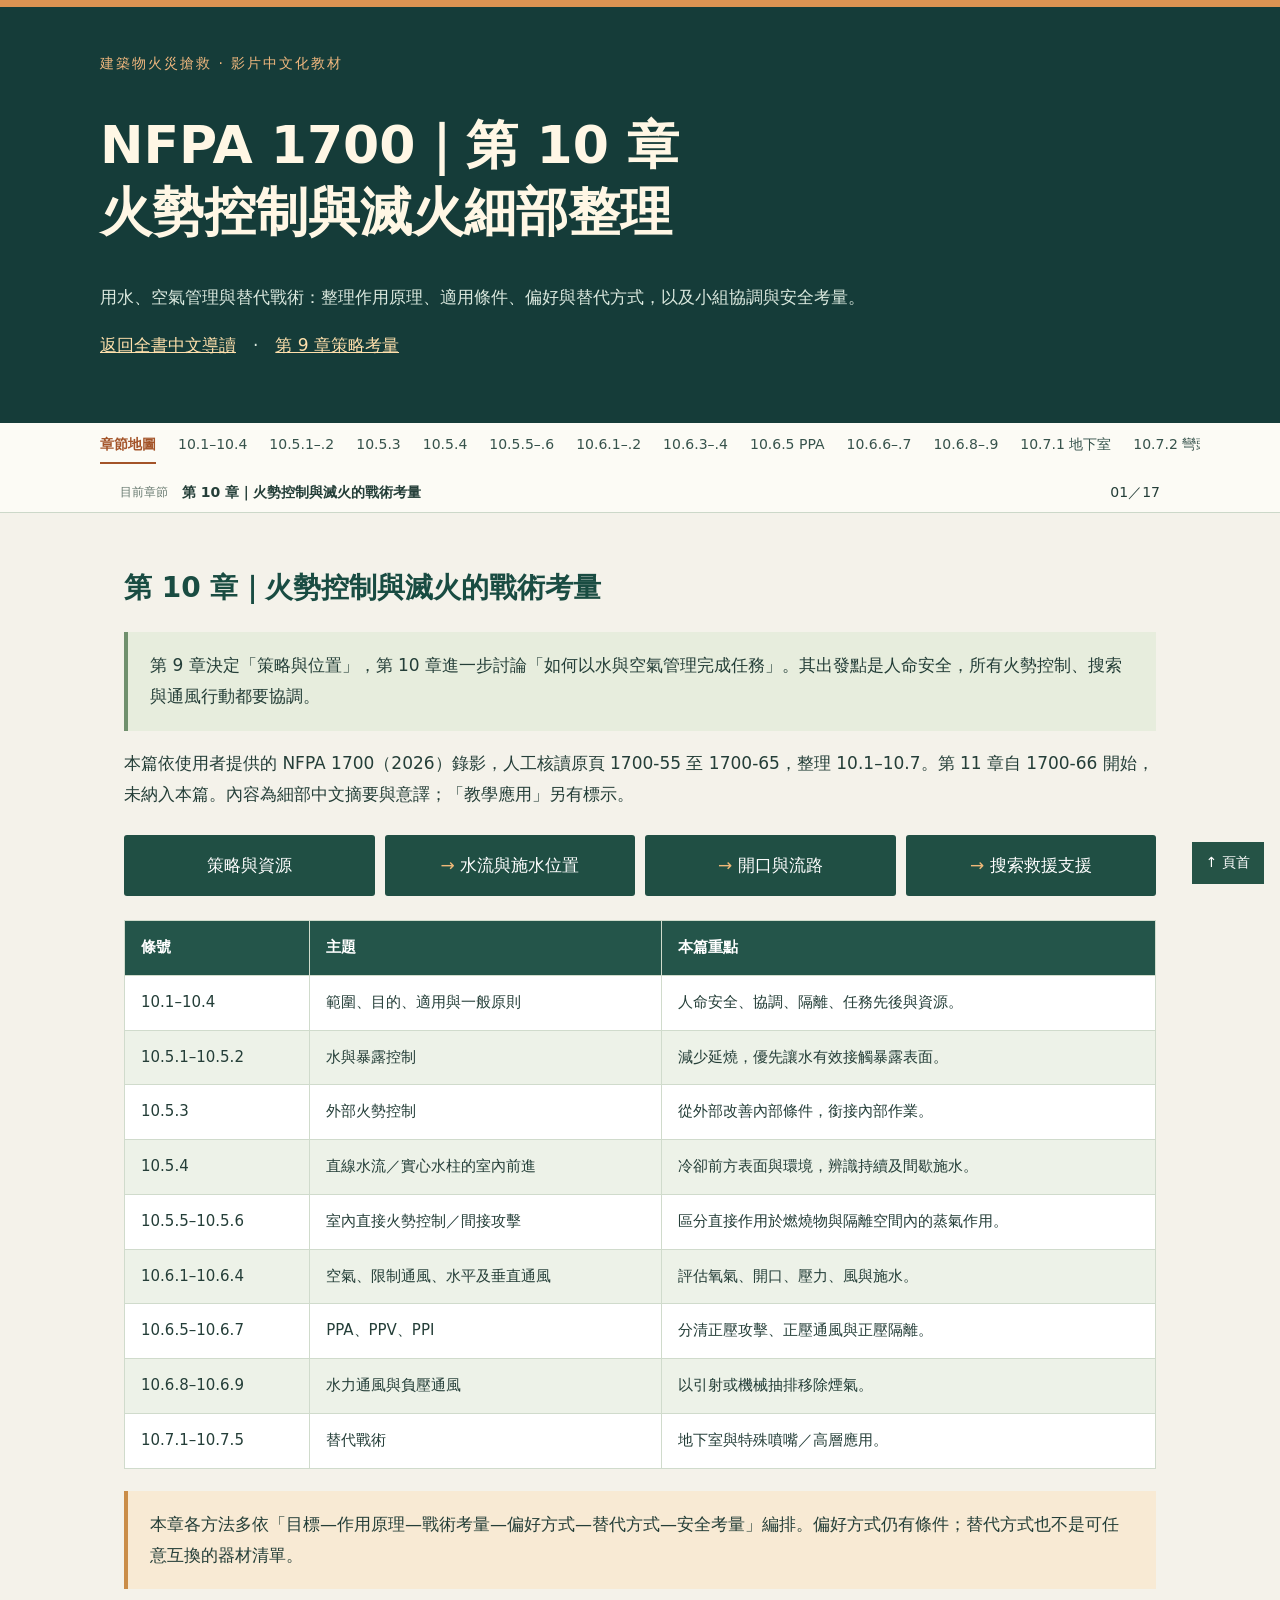
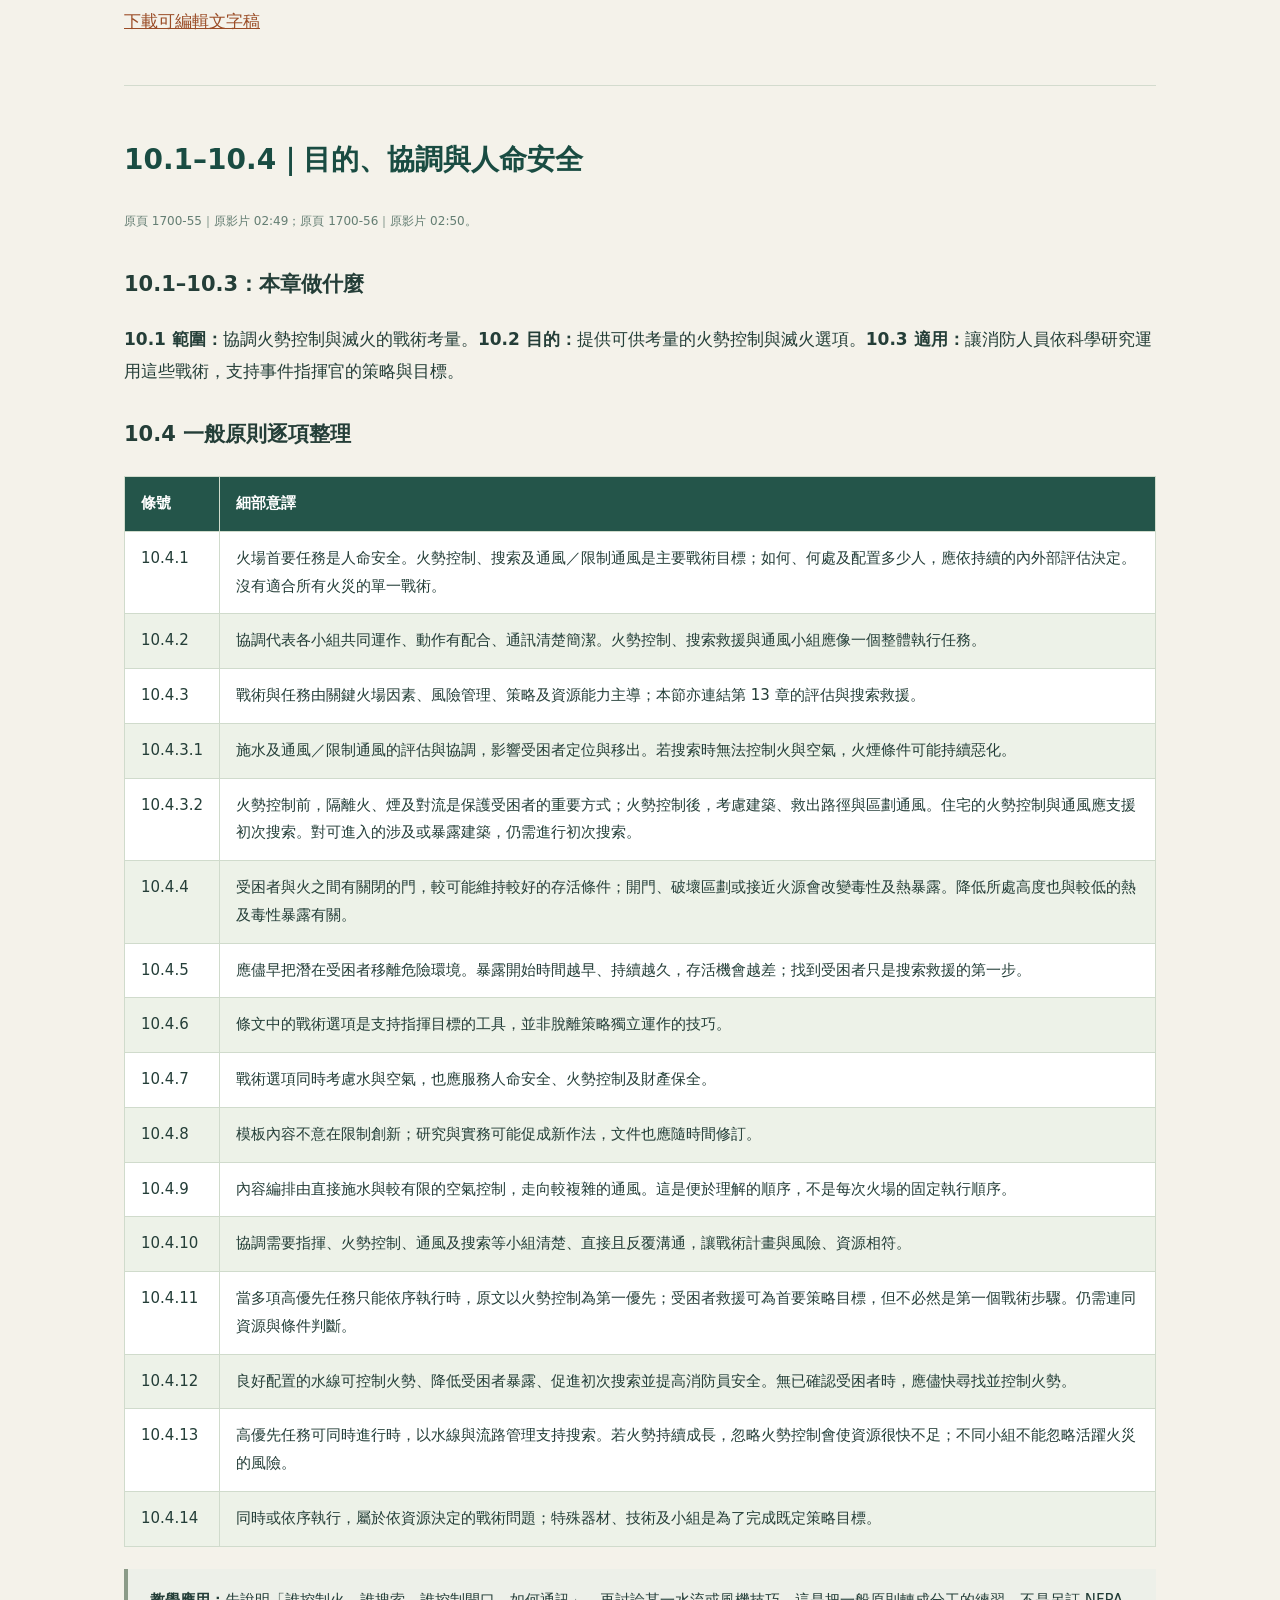
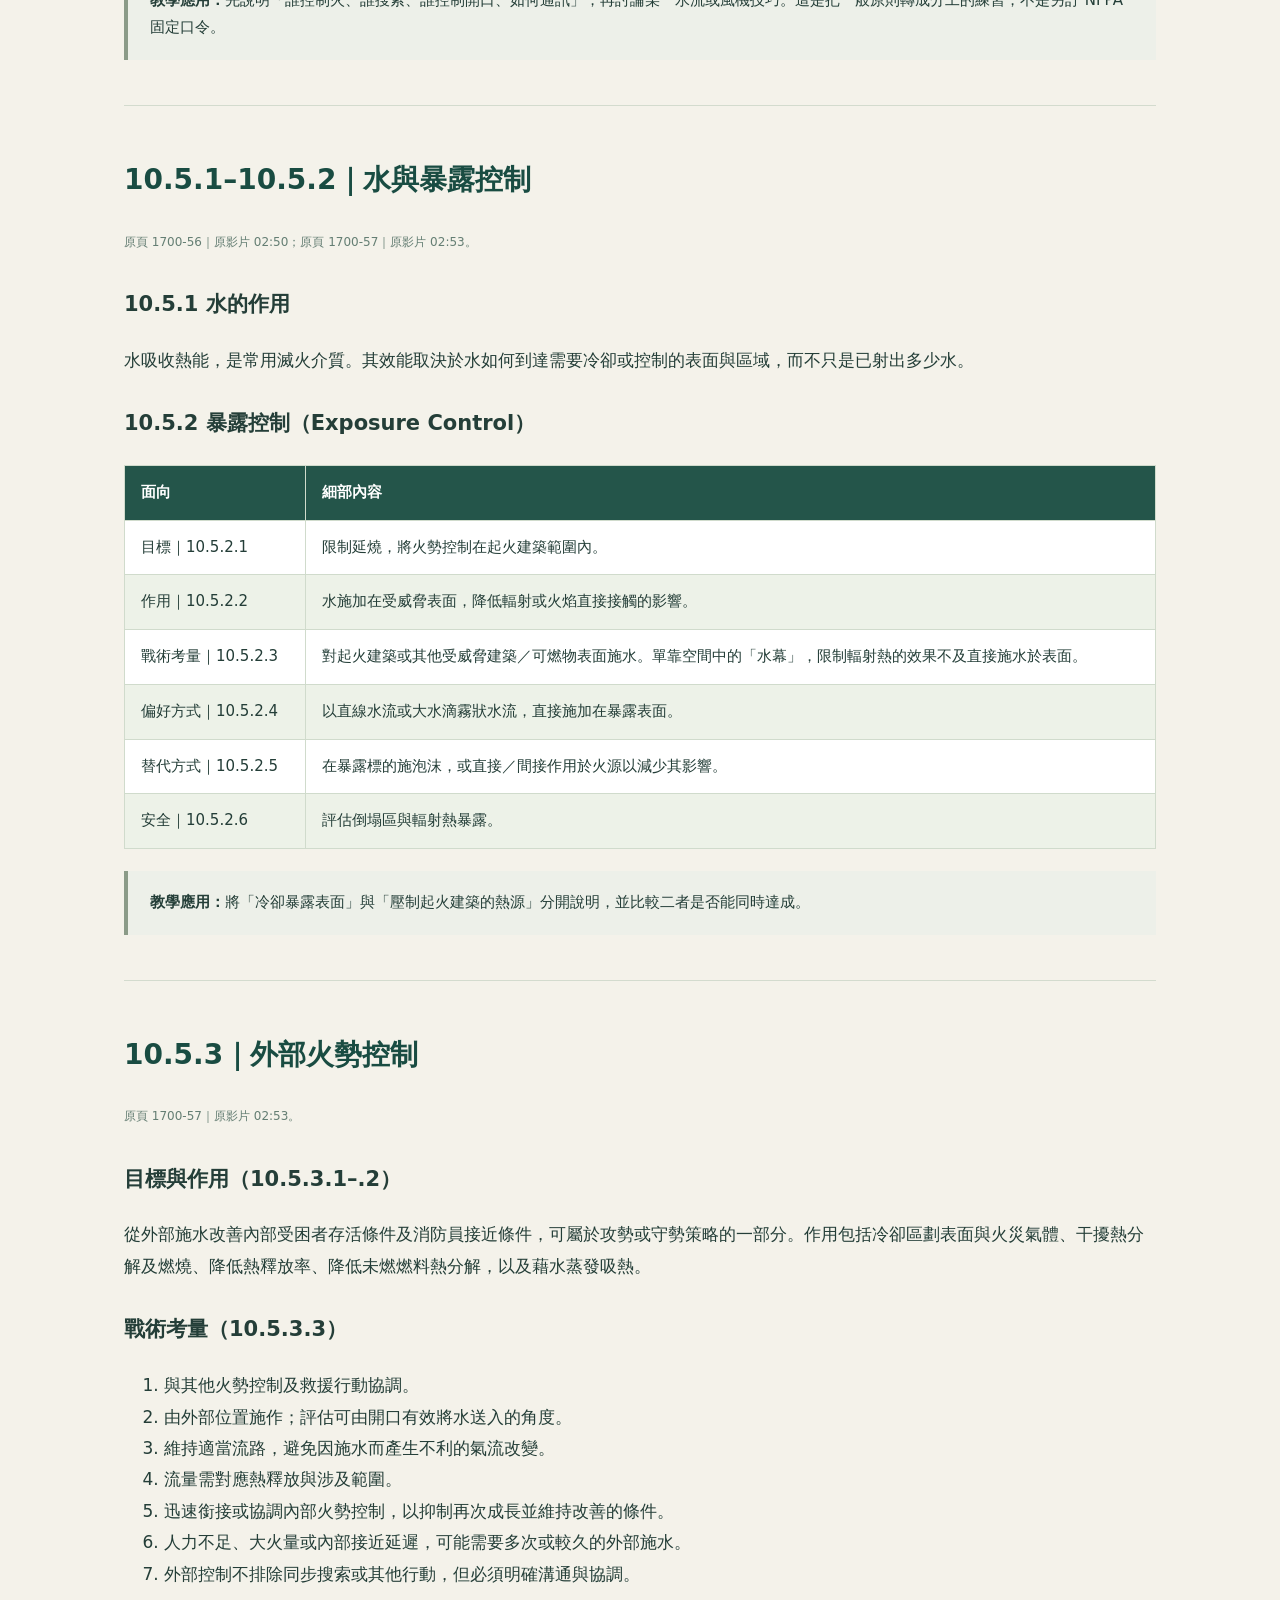
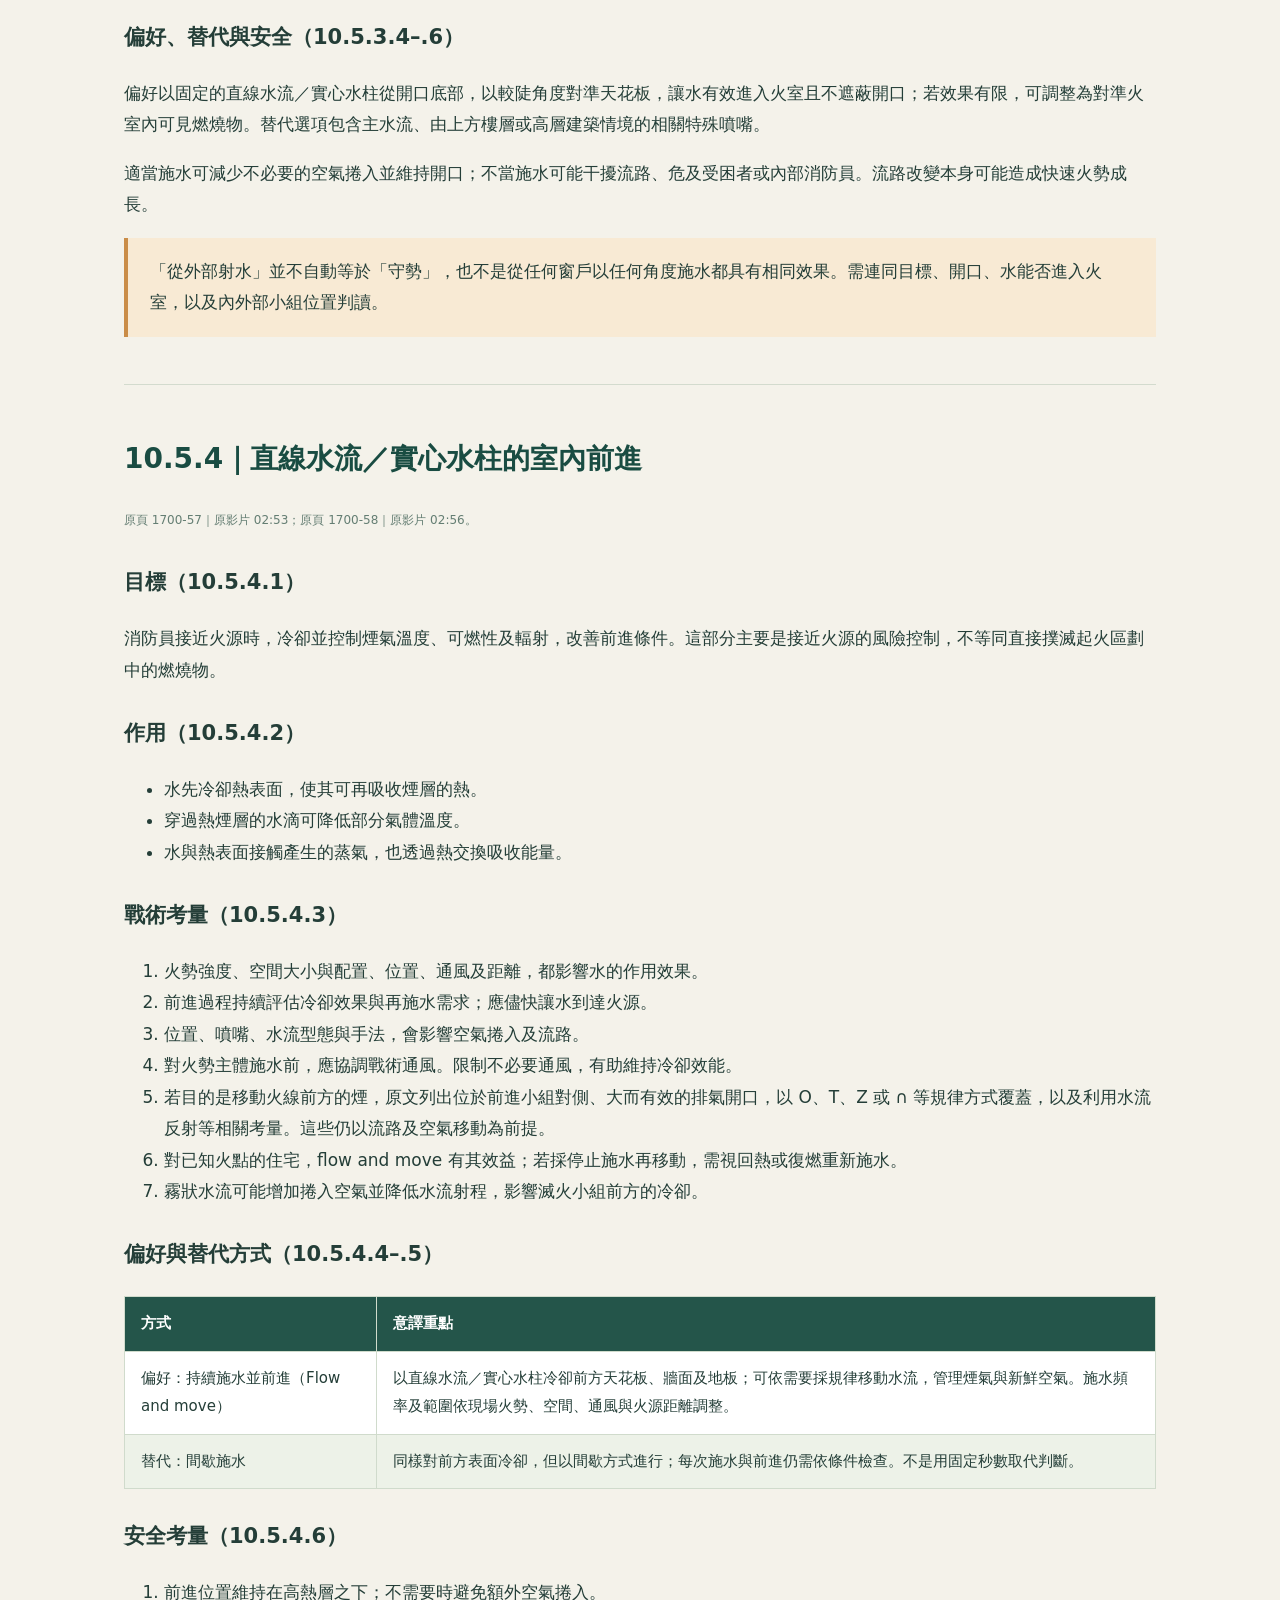
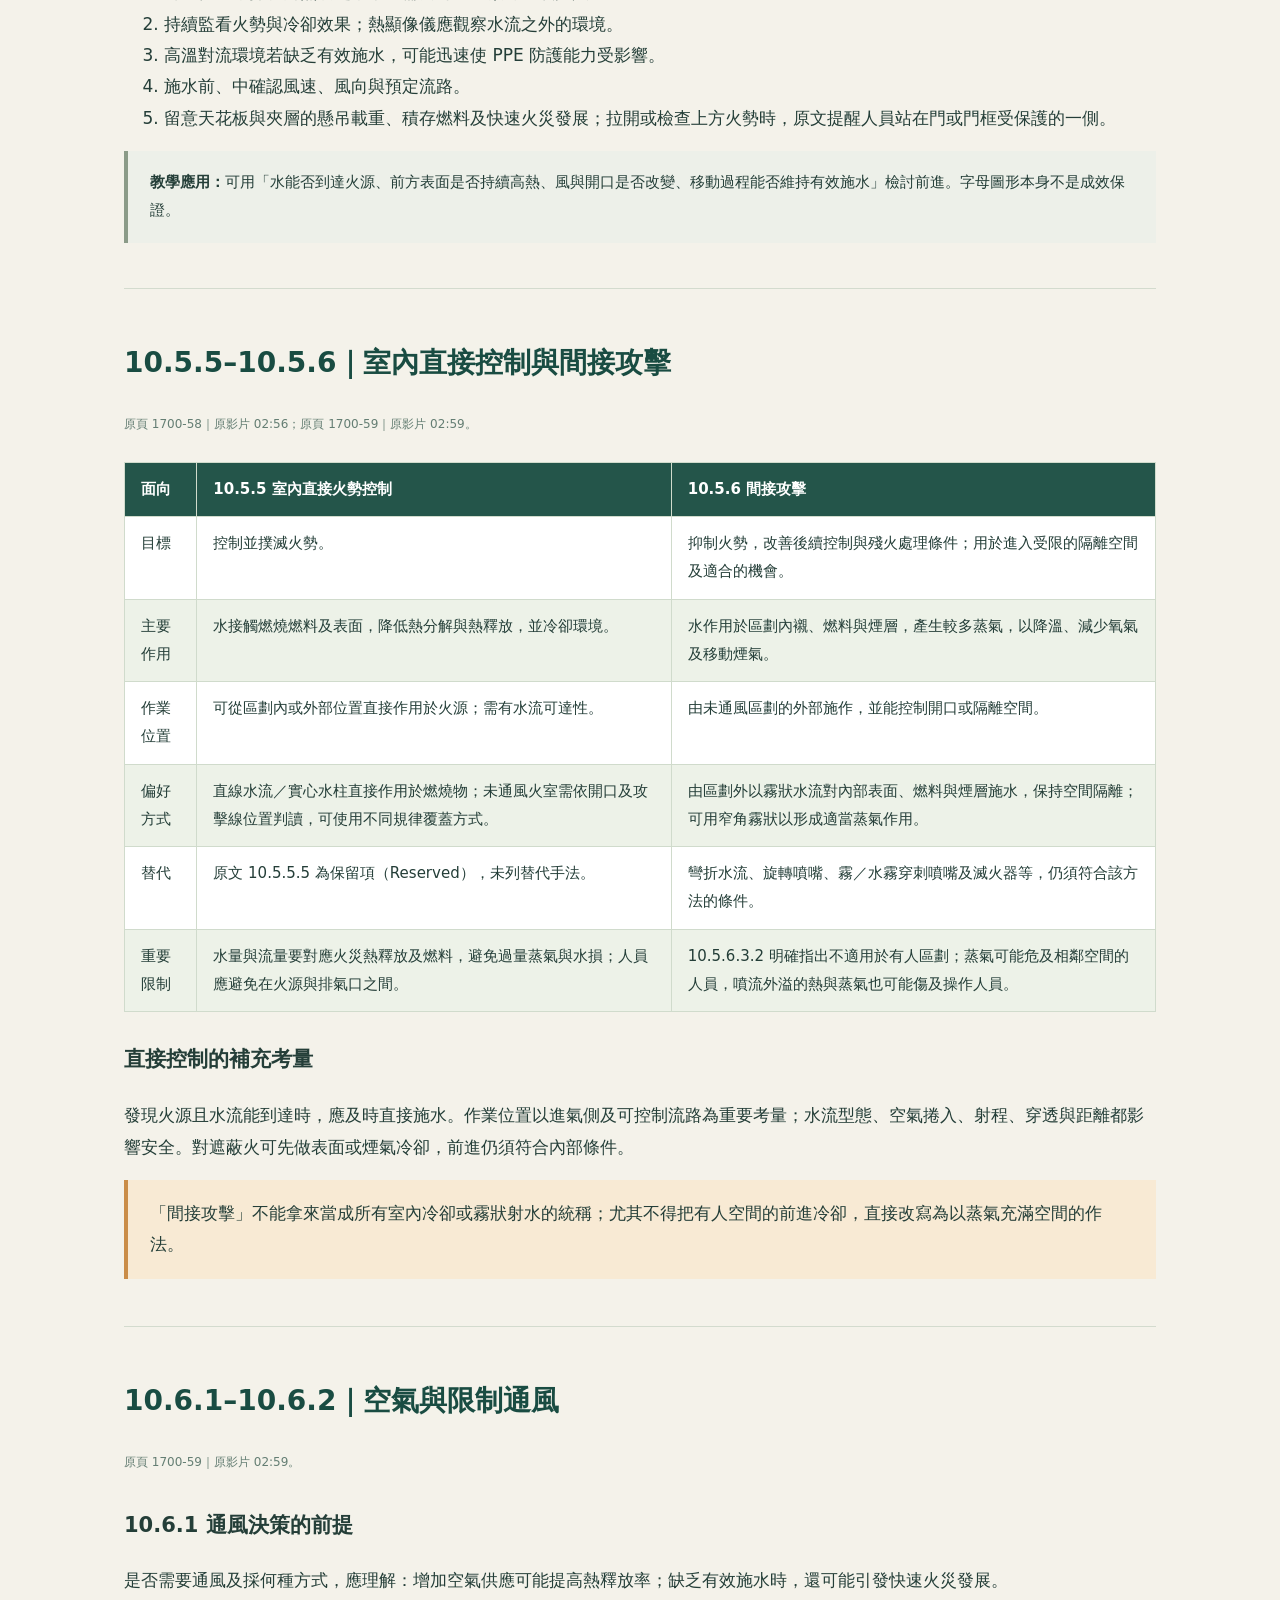
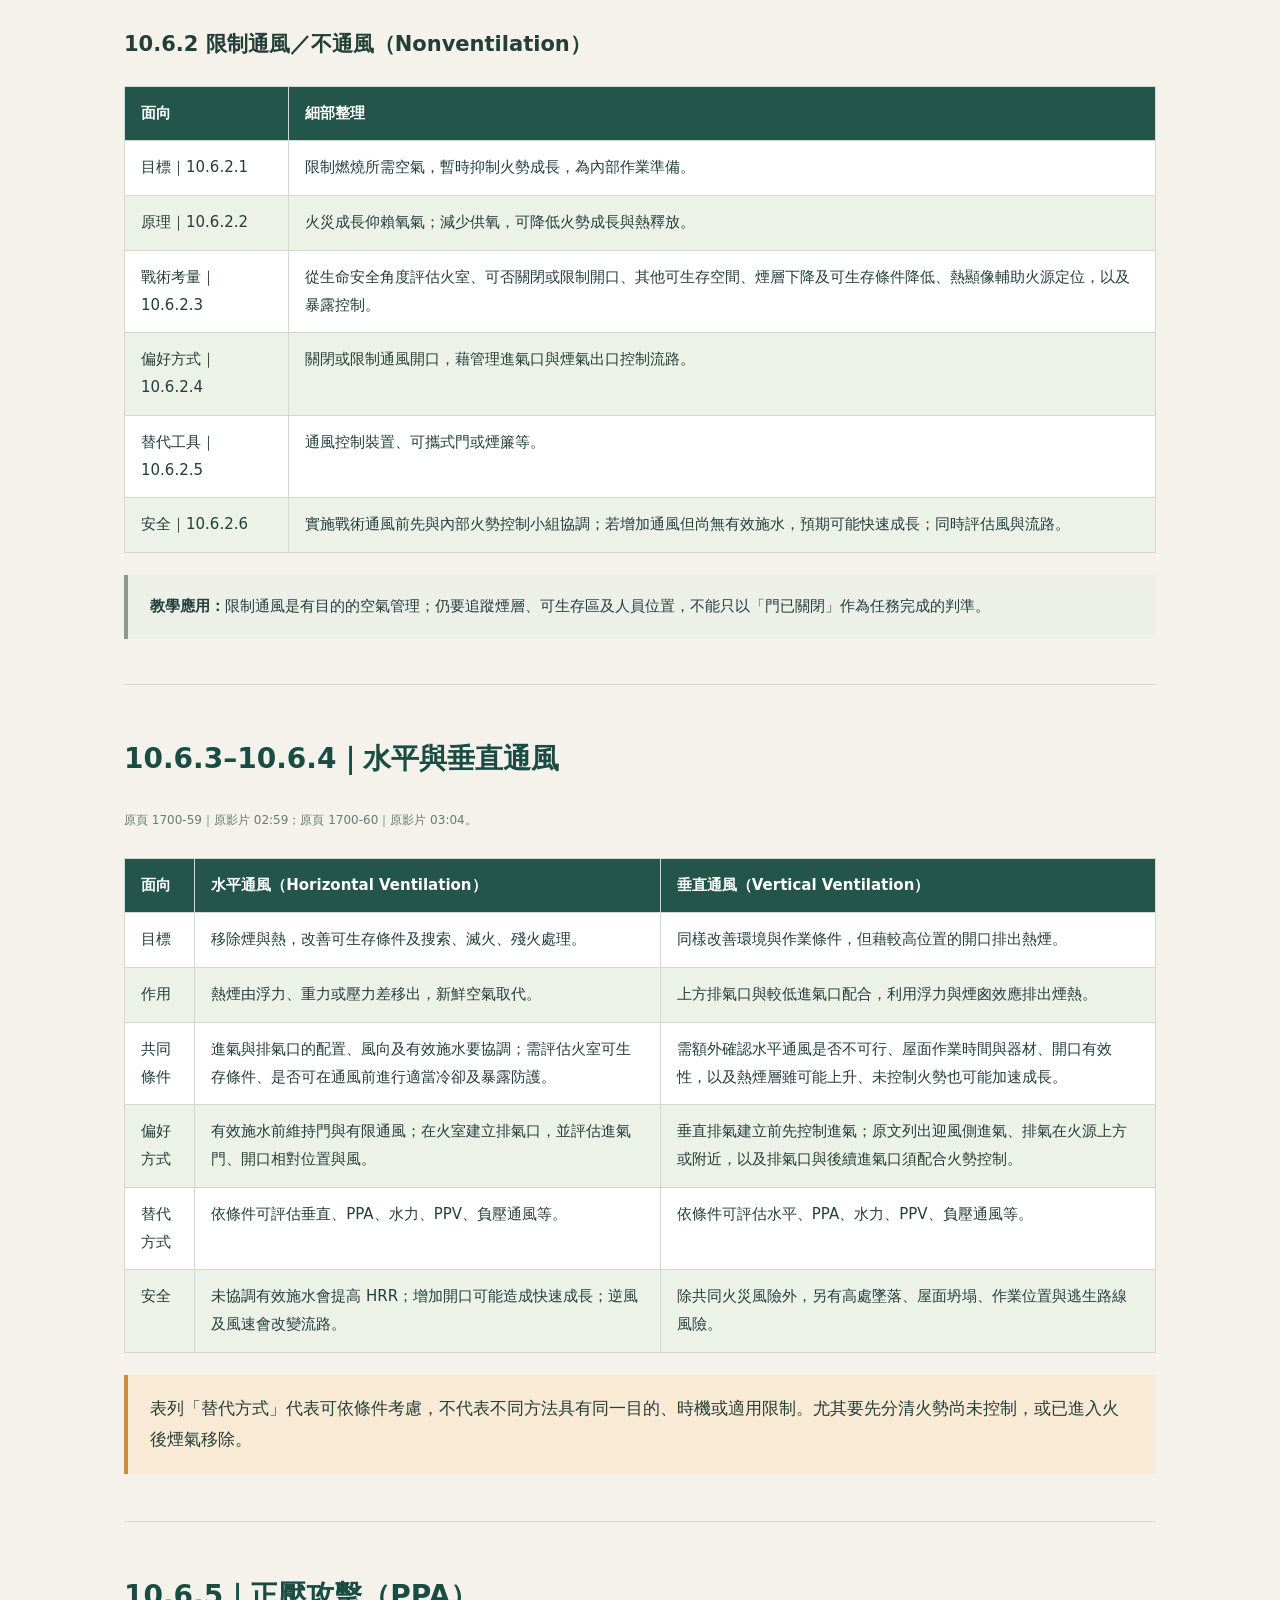
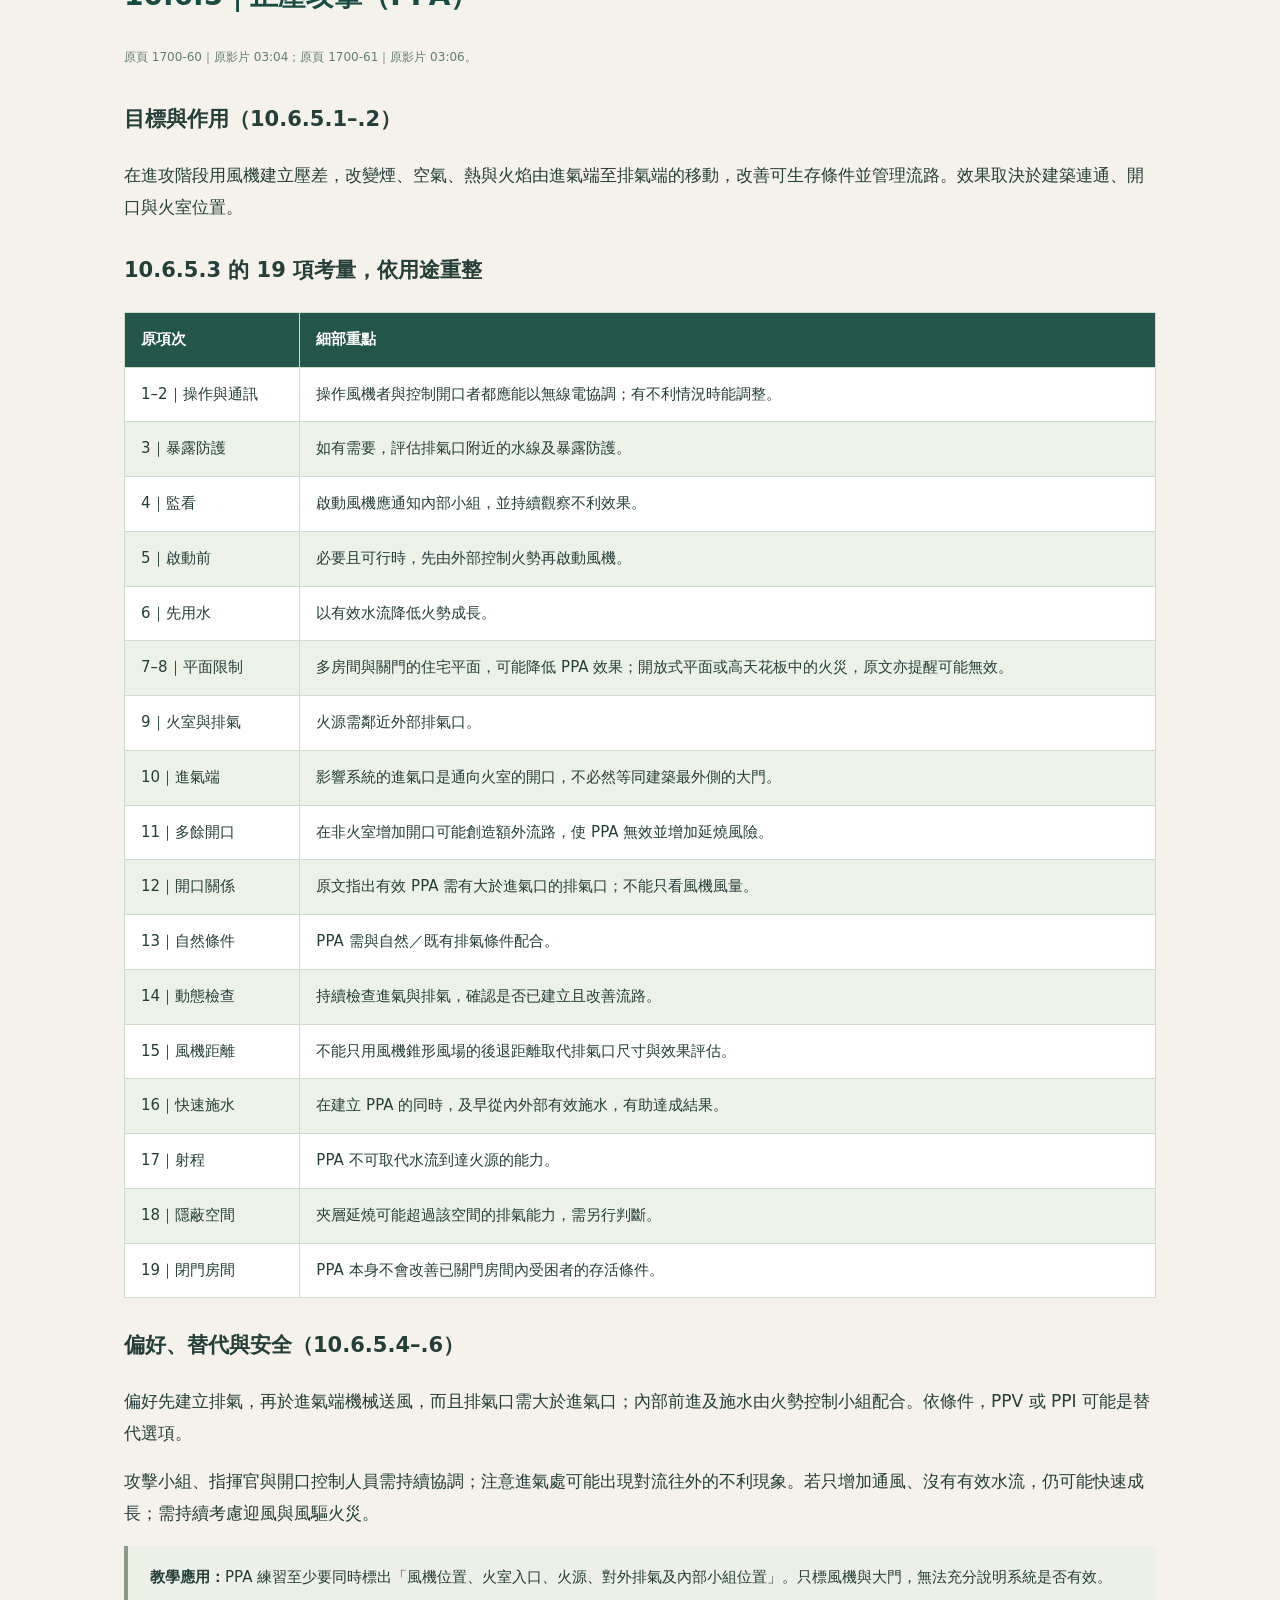
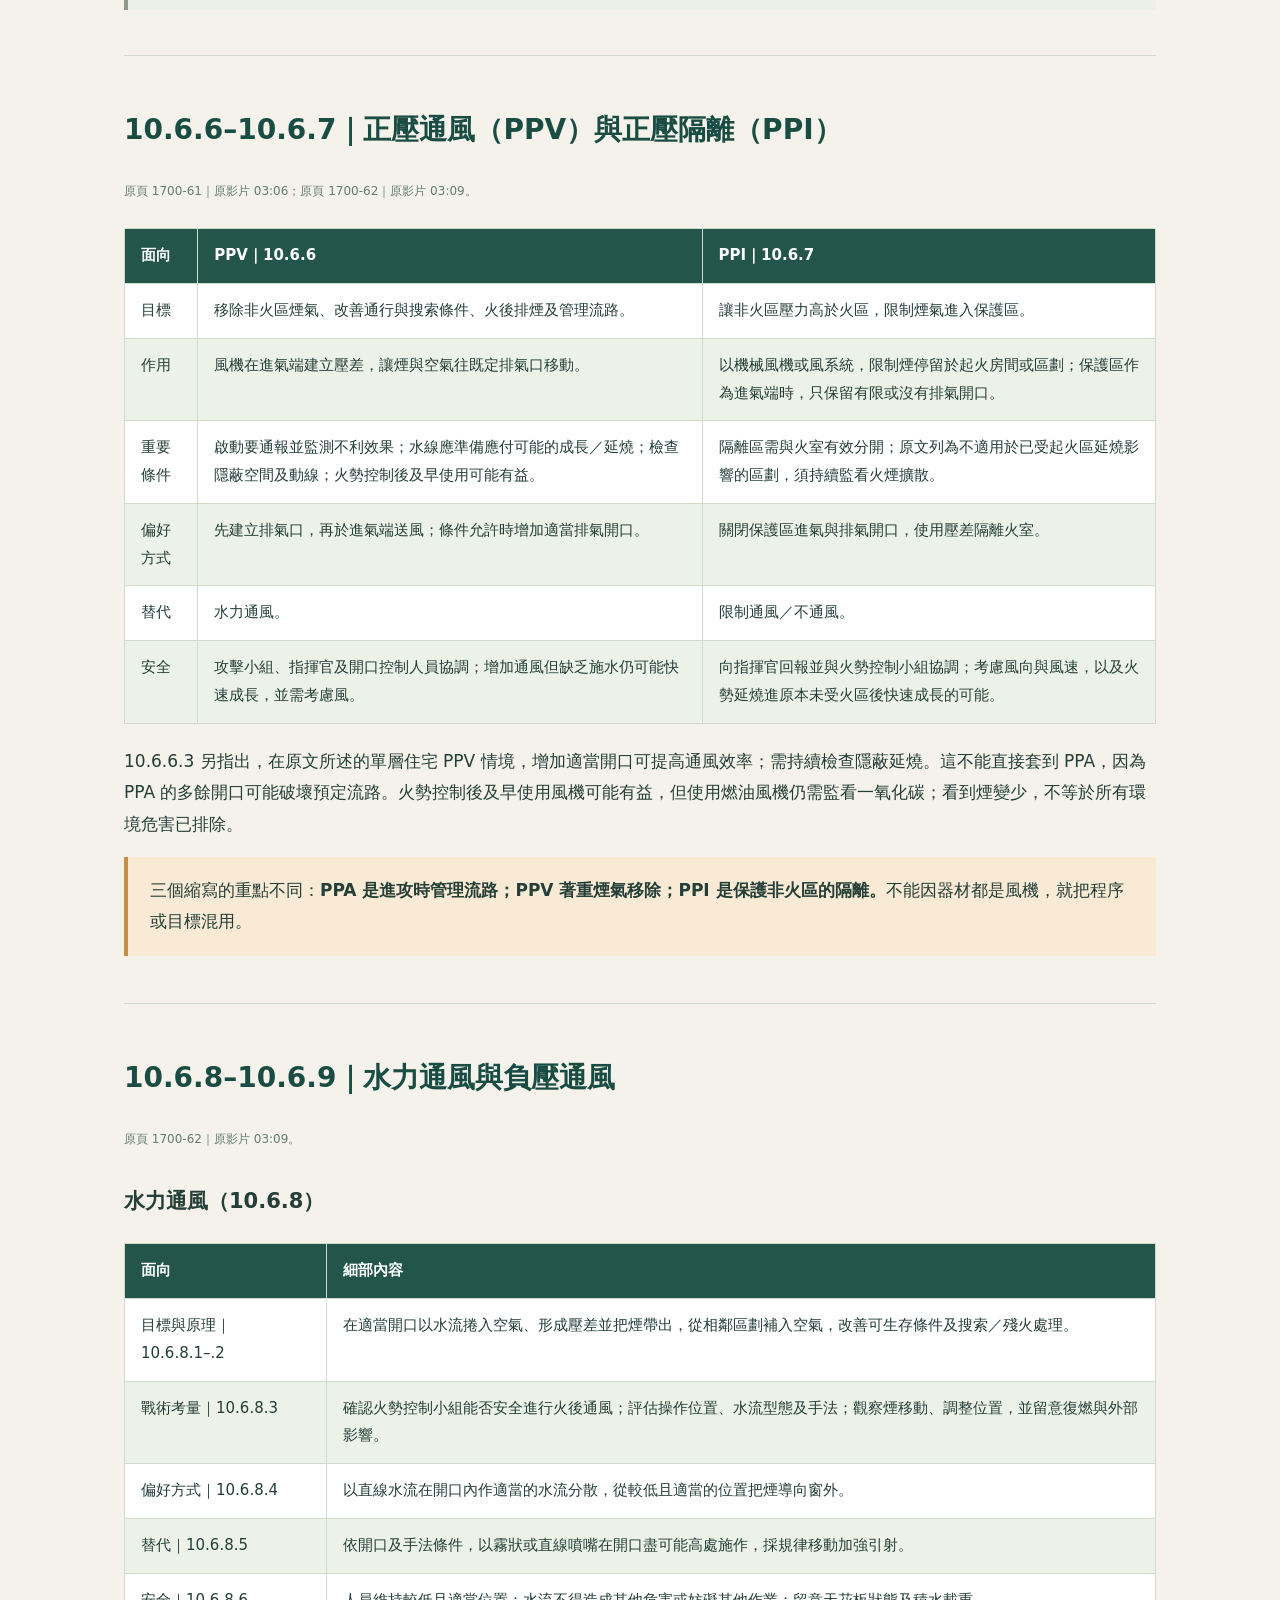
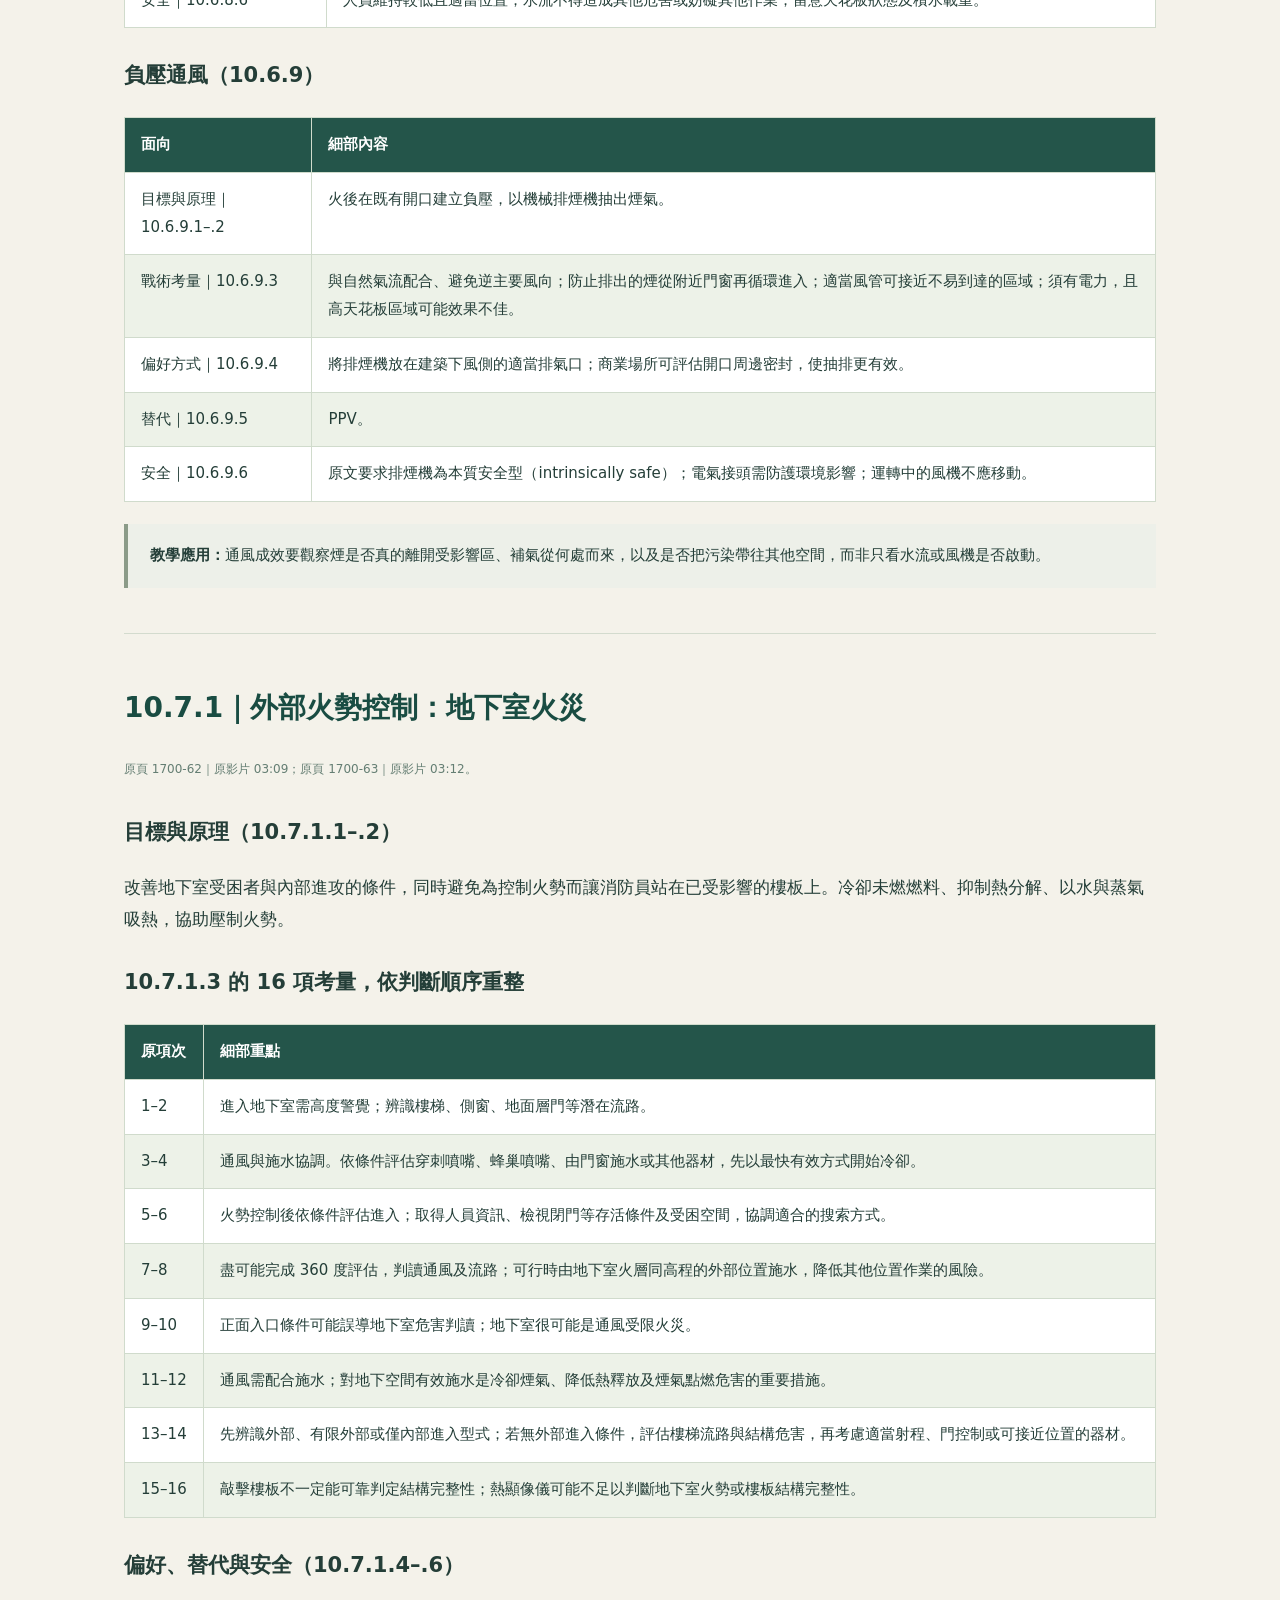
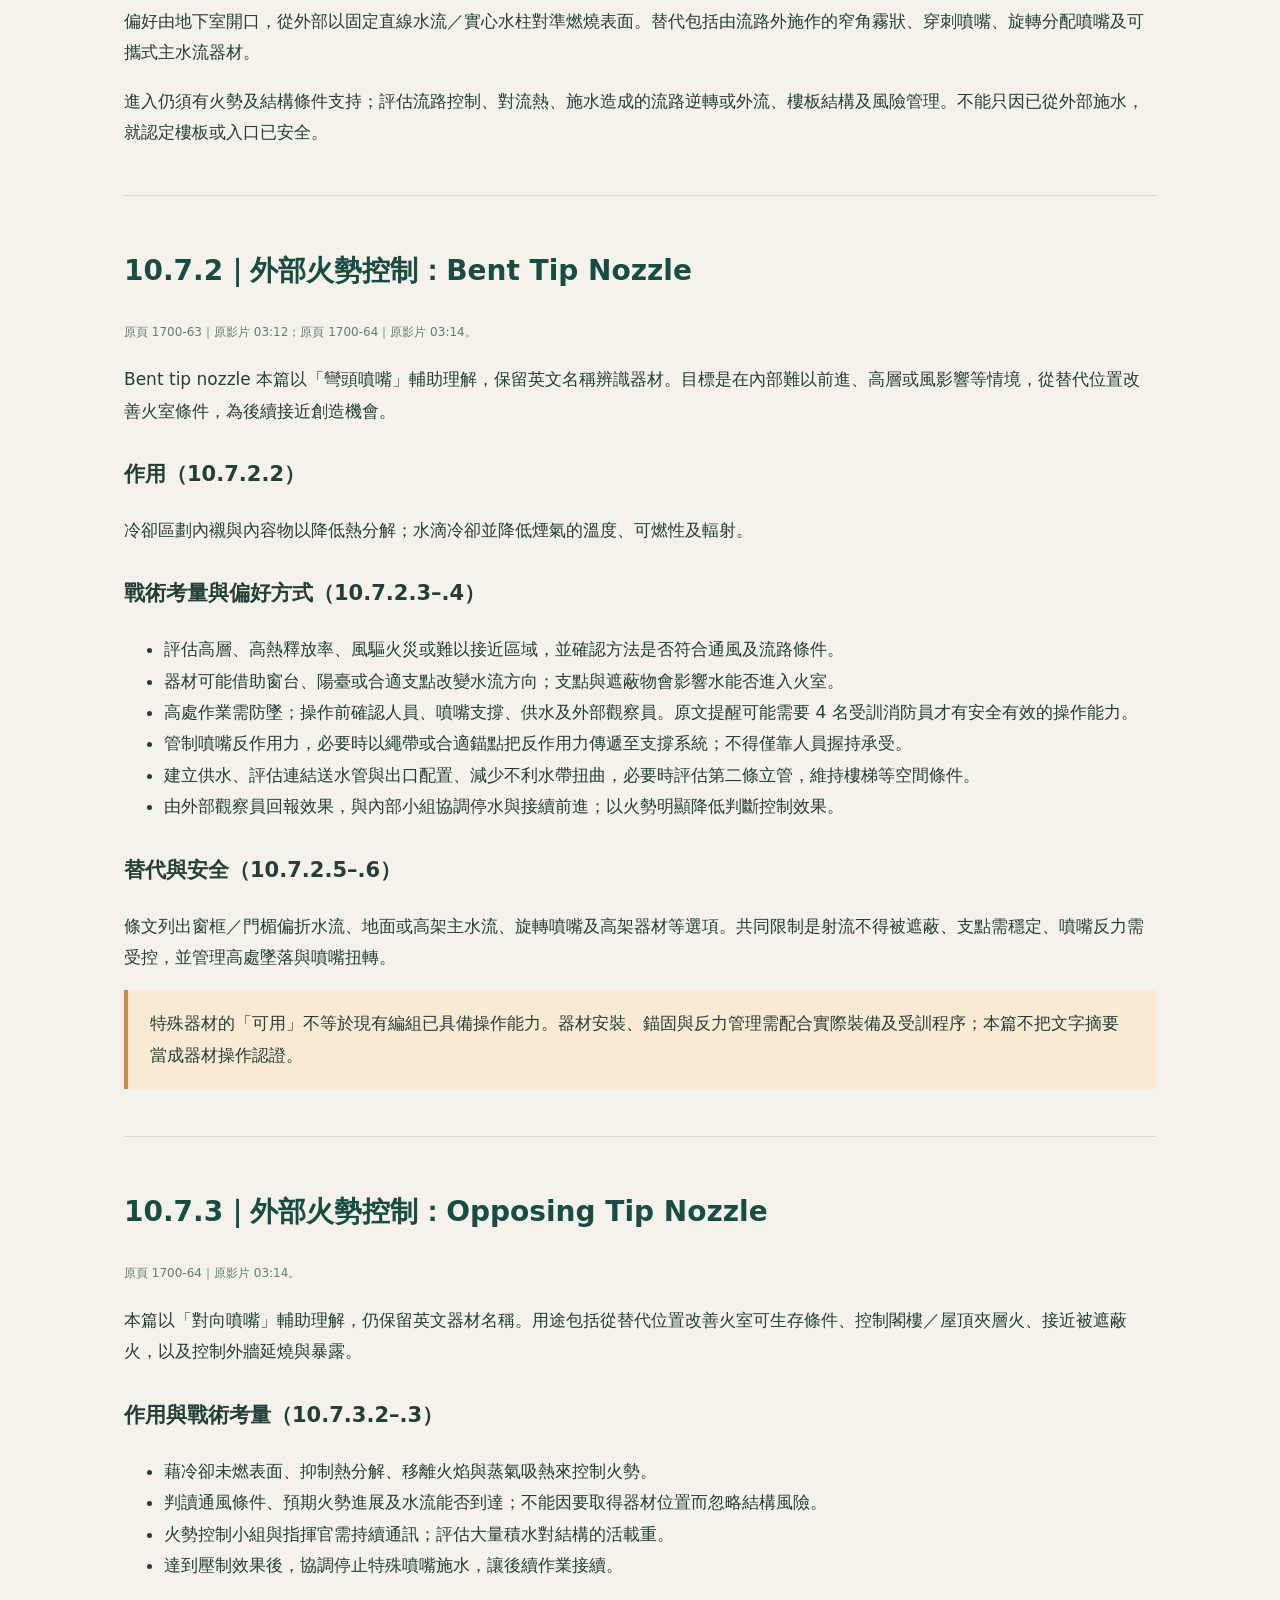
<file: nfpa1700-2026/chapter10/index.html>
<!DOCTYPE html>

<html lang="zh-Hant"><head><meta charset="utf-8"/><meta content="width=device-width,initial-scale=1" name="viewport"/><title>NFPA 1700（2026）第 10 章｜火勢控制與滅火細部整理</title><style>*{box-sizing:border-box}html{scroll-padding-top:135px}body{margin:0;background:#f4f2ea;color:#243e38;font:17px/1.85 system-ui,"Microsoft JhengHei",sans-serif}header{background:#153c39;color:#fff7e5;border-top:7px solid #db9352;padding:44px max(5vw,22px)}header>div,main{max-width:1080px;margin:auto}h1{font-size:clamp(30px,5vw,52px);line-height:1.3}header p{max-width:850px;color:#dbe9df}.eyebrow{color:#f0b77e;letter-spacing:2px;font-size:14px}nav{position:sticky;top:0;background:#fcfbf5fa;z-index:4;border-bottom:1px solid #ccd8c9;backdrop-filter:blur(8px)}.navlinks{display:flex;overflow:auto;white-space:nowrap;gap:22px;padding:9px 20px;max-width:1120px;margin:auto}.navlinks a{color:#37534c;text-decoration:none;font-size:14px;padding-bottom:4px}.navlinks a[aria-current]{color:#a35328;border-bottom:2px solid;font-weight:bold}.reading{max-width:1080px;margin:auto;padding:7px 20px;display:flex;gap:14px;align-items:center;font-size:14px}.reading small{color:#687a70}.count{margin-left:auto}main{padding:0 24px 70px}section{padding:30px 0;border-bottom:1px solid #d3dbce}h2{font-size:28px;color:#194c42;line-height:1.5}h3{font-size:21px;margin-top:28px}.lead,.note,.training{padding:18px 22px;background:#e7eddd;border-left:4px solid #70906d}.note{background:#f8ead4;border-color:#ca8d48}.training{background:#edf0e9;border-color:#8b9b88;font-size:15px}.cards{display:grid;grid-template-columns:repeat(3,1fr);gap:15px;margin:22px 0}.cards.four{grid-template-columns:repeat(4,1fr)}.cards>div{border:1px solid #d2dccd;background:white;padding:20px}.cards b{font-size:25px;display:block;color:#1d5547}.cards span{font-size:14px;display:block}.tablewrap{overflow:auto;margin:22px 0}table{border-collapse:collapse;min-width:740px;width:100%;font-size:15px;background:white}th,td{padding:13px 16px;border:1px solid #d0dbcc;vertical-align:top}th{background:#24554a;color:white;text-align:left}tr:nth-child(even){background:#edf2e8}td small{display:block;color:#697b71;font-size:12px;line-height:1.6;margin-top:5px}.ref{display:inline-block;color:#647e73;font-size:12px;margin:4px 8px 4px 0}.seek{border:0;color:#a45327;background:#faf4e8;text-decoration:underline;font:inherit;cursor:pointer;padding:3px 6px}.flow{display:flex;gap:10px;align-items:stretch;margin:24px 0}.flow span{background:#204f44;color:#fff;padding:15px;flex:1;text-align:center;border-radius:3px}.flow span+span:before{content:'→ ';color:#efb878}.source{background:#fff;border:1px solid #d3ddce;margin:16px 0}.source summary,details>summary{cursor:pointer;padding:14px 18px;font-weight:600}.source figure{margin:0;padding:10px 20px}.zoom{background:#eee;border:0;display:block;margin:auto;cursor:zoom-in;max-width:100%}.zoom img{display:block;width:270px;height:auto;max-width:100%}figcaption{font-size:13px;color:#677e72;margin:12px 0}video{display:block;width:100%;max-height:75vh;background:#111}#video-panel p{font-size:14px}a{color:#9a4c26}dialog{border:0;padding:14px;background:#172e29;max-width:96vw;max-height:96vh}dialog::backdrop{background:#000c}dialog img{max-width:90vw;max-height:83vh;height:auto;display:block;margin:auto}dialog button{display:block;margin:0 0 10px auto;font:inherit;padding:5px 15px;cursor:pointer}.top{position:fixed;right:16px;bottom:16px;background:#255346;color:white;padding:8px 14px;text-decoration:none;font-size:14px;z-index:3}footer{text-align:center;padding:20px;font-size:13px;color:#698175}button:focus-visible,a:focus-visible,summary:focus-visible{outline:3px solid #dc975e;outline-offset:3px}@media(max-width:700px){main{padding:0 18px 50px}.cards,.cards.four{grid-template-columns:repeat(2,1fr)}.flow{display:grid;grid-template-columns:1fr 1fr}.reading{font-size:12px;gap:8px}#current{overflow:hidden;white-space:nowrap;text-overflow:ellipsis}h2{font-size:24px}body{font-size:16px}}@media print{nav,.top,#video-panel,.seek{display:none}header{background:white;color:black;padding:15px}header p{color:black}.tablewrap{overflow:visible}table{min-width:0;font-size:10px}th,td{padding:5px}section{break-before:auto}details.source{display:none}}</style></head><body><header id="top"><div><div class="eyebrow">建築物火災搶救 · 影片中文化教材</div><h1>NFPA 1700｜第 10 章<br/>火勢控制與滅火細部整理</h1><p>用水、空氣管理與替代戰術：整理作用原理、適用條件、偏好與替代方式，以及小組協調與安全考量。</p><p><a href="../index.html" style="color:#ffe0ac">返回全書中文導讀</a>　·　<a href="../chapter9/" style="color:#ffe0ac">第 9 章策略考量</a></p></div></header><nav><div class="navlinks"><a href="#overview">章節地圖</a><a href="#general">10.1–10.4</a><a href="#exposures">10.5.1–.2</a><a href="#exterior">10.5.3</a><a href="#advance">10.5.4</a><a href="#direct-indirect">10.5.5–.6</a><a href="#air-basic">10.6.1–.2</a><a href="#natural-vent">10.6.3–.4</a><a href="#ppa">10.6.5 PPA</a><a href="#ppv-ppi">10.6.6–.7</a><a href="#hydraulic-negative">10.6.8–.9</a><a href="#basement">10.7.1 地下室</a><a href="#bent">10.7.2 彎頭噴嘴</a><a href="#opposing">10.7.3 對向噴嘴</a><a href="#rotary">10.7.4–.5 旋轉噴嘴</a><a href="#practice">整合與練習</a><a href="#sources">術語與原頁</a></div><div class="reading"><small>目前章節</small><strong id="current"></strong><span class="count" id="count"></span></div></nav><main><section data-title="第 10 章｜火勢控制與滅火的戰術考量" id="overview"><h2>第 10 章｜火勢控制與滅火的戰術考量</h2>
<p class="lead">第 9 章決定「策略與位置」，第 10 章進一步討論「如何以水與空氣管理完成任務」。其出發點是人命安全，所有火勢控制、搜索與通風行動都要協調。</p>
<p>本篇依使用者提供的 NFPA 1700（2026）錄影，人工核讀原頁 1700-55 至 1700-65，整理 10.1–10.7。第 11 章自 1700-66 開始，未納入本篇。內容為細部中文摘要與意譯；「教學應用」另有標示。</p>
<div class="flow"><span>策略與資源</span><span>水流與施水位置</span><span>開口與流路</span><span>搜索救援支援</span></div>
<div class="tablewrap"><table><thead><tr><th>條號</th><th>主題</th><th>本篇重點</th></tr></thead><tbody><tr><td>10.1–10.4</td><td>範圍、目的、適用與一般原則</td><td>人命安全、協調、隔離、任務先後與資源。</td></tr><tr><td>10.5.1–10.5.2</td><td>水與暴露控制</td><td>減少延燒，優先讓水有效接觸暴露表面。</td></tr><tr><td>10.5.3</td><td>外部火勢控制</td><td>從外部改善內部條件，銜接內部作業。</td></tr><tr><td>10.5.4</td><td>直線水流／實心水柱的室內前進</td><td>冷卻前方表面與環境，辨識持續及間歇施水。</td></tr><tr><td>10.5.5–10.5.6</td><td>室內直接火勢控制／間接攻擊</td><td>區分直接作用於燃燒物與隔離空間內的蒸氣作用。</td></tr><tr><td>10.6.1–10.6.4</td><td>空氣、限制通風、水平及垂直通風</td><td>評估氧氣、開口、壓力、風與施水。</td></tr><tr><td>10.6.5–10.6.7</td><td>PPA、PPV、PPI</td><td>分清正壓攻擊、正壓通風與正壓隔離。</td></tr><tr><td>10.6.8–10.6.9</td><td>水力通風與負壓通風</td><td>以引射或機械抽排移除煙氣。</td></tr><tr><td>10.7.1–10.7.5</td><td>替代戰術</td><td>地下室與特殊噴嘴／高層應用。</td></tr></tbody></table></div>
<p class="note">本章各方法多依「目標—作用原理—戰術考量—偏好方式—替代方式—安全考量」編排。偏好方式仍有條件；替代方式也不是可任意互換的器材清單。</p><p><a download="" href="./guide.md">下載可編輯文字稿</a></p></section><section data-title="10.1–10.4｜目的、協調與人命安全" id="general"><h2>10.1–10.4｜目的、協調與人命安全</h2><p class="ref">原頁 1700-55｜原影片 02:49；原頁 1700-56｜原影片 02:50。</p>
<h3>10.1–10.3：本章做什麼</h3><p><strong>10.1 範圍：</strong>協調火勢控制與滅火的戰術考量。<strong>10.2 目的：</strong>提供可供考量的火勢控制與滅火選項。<strong>10.3 適用：</strong>讓消防人員依科學研究運用這些戰術，支持事件指揮官的策略與目標。</p>
<h3>10.4 一般原則逐項整理</h3><div class="tablewrap"><table><thead><tr><th>條號</th><th>細部意譯</th></tr></thead><tbody><tr><td>10.4.1</td><td>火場首要任務是人命安全。火勢控制、搜索及通風／限制通風是主要戰術目標；如何、何處及配置多少人，應依持續的內外部評估決定。沒有適合所有火災的單一戰術。</td></tr><tr><td>10.4.2</td><td>協調代表各小組共同運作、動作有配合、通訊清楚簡潔。火勢控制、搜索救援與通風小組應像一個整體執行任務。</td></tr><tr><td>10.4.3</td><td>戰術與任務由關鍵火場因素、風險管理、策略及資源能力主導；本節亦連結第 13 章的評估與搜索救援。</td></tr><tr><td>10.4.3.1</td><td>施水及通風／限制通風的評估與協調，影響受困者定位與移出。若搜索時無法控制火與空氣，火煙條件可能持續惡化。</td></tr><tr><td>10.4.3.2</td><td>火勢控制前，隔離火、煙及對流是保護受困者的重要方式；火勢控制後，考慮建築、救出路徑與區劃通風。住宅的火勢控制與通風應支援初次搜索。對可進入的涉及或暴露建築，仍需進行初次搜索。</td></tr><tr><td>10.4.4</td><td>受困者與火之間有關閉的門，較可能維持較好的存活條件；開門、破壞區劃或接近火源會改變毒性及熱暴露。降低所處高度也與較低的熱及毒性暴露有關。</td></tr><tr><td>10.4.5</td><td>應儘早把潛在受困者移離危險環境。暴露開始時間越早、持續越久，存活機會越差；找到受困者只是搜索救援的第一步。</td></tr><tr><td>10.4.6</td><td>條文中的戰術選項是支持指揮目標的工具，並非脫離策略獨立運作的技巧。</td></tr><tr><td>10.4.7</td><td>戰術選項同時考慮水與空氣，也應服務人命安全、火勢控制及財產保全。</td></tr><tr><td>10.4.8</td><td>模板內容不意在限制創新；研究與實務可能促成新作法，文件也應隨時間修訂。</td></tr><tr><td>10.4.9</td><td>內容編排由直接施水與較有限的空氣控制，走向較複雜的通風。這是便於理解的順序，不是每次火場的固定執行順序。</td></tr><tr><td>10.4.10</td><td>協調需要指揮、火勢控制、通風及搜索等小組清楚、直接且反覆溝通，讓戰術計畫與風險、資源相符。</td></tr><tr><td>10.4.11</td><td>當多項高優先任務只能依序執行時，原文以火勢控制為第一優先；受困者救援可為首要策略目標，但不必然是第一個戰術步驟。仍需連同資源與條件判斷。</td></tr><tr><td>10.4.12</td><td>良好配置的水線可控制火勢、降低受困者暴露、促進初次搜索並提高消防員安全。無已確認受困者時，應儘快尋找並控制火勢。</td></tr><tr><td>10.4.13</td><td>高優先任務可同時進行時，以水線與流路管理支持搜索。若火勢持續成長，忽略火勢控制會使資源很快不足；不同小組不能忽略活躍火災的風險。</td></tr><tr><td>10.4.14</td><td>同時或依序執行，屬於依資源決定的戰術問題；特殊器材、技術及小組是為了完成既定策略目標。</td></tr></tbody></table></div>
<p class="training"><strong>教學應用：</strong>先說明「誰控制火、誰搜索、誰控制開口、如何通訊」，再討論某一水流或風機技巧。這是把一般原則轉成分工的練習，不是另訂 NFPA 固定口令。</p></section><section data-title="10.5.1–10.5.2｜水與暴露控制" id="exposures"><h2>10.5.1–10.5.2｜水與暴露控制</h2><p class="ref">原頁 1700-56｜原影片 02:50；原頁 1700-57｜原影片 02:53。</p>
<h3>10.5.1 水的作用</h3><p>水吸收熱能，是常用滅火介質。其效能取決於水如何到達需要冷卻或控制的表面與區域，而不只是已射出多少水。</p>
<h3>10.5.2 暴露控制（Exposure Control）</h3><div class="tablewrap"><table><thead><tr><th>面向</th><th>細部內容</th></tr></thead><tbody><tr><td>目標｜10.5.2.1</td><td>限制延燒，將火勢控制在起火建築範圍內。</td></tr><tr><td>作用｜10.5.2.2</td><td>水施加在受威脅表面，降低輻射或火焰直接接觸的影響。</td></tr><tr><td>戰術考量｜10.5.2.3</td><td>對起火建築或其他受威脅建築／可燃物表面施水。單靠空間中的「水幕」，限制輻射熱的效果不及直接施水於表面。</td></tr><tr><td>偏好方式｜10.5.2.4</td><td>以直線水流或大水滴霧狀水流，直接施加在暴露表面。</td></tr><tr><td>替代方式｜10.5.2.5</td><td>在暴露標的施泡沫，或直接／間接作用於火源以減少其影響。</td></tr><tr><td>安全｜10.5.2.6</td><td>評估倒塌區與輻射熱暴露。</td></tr></tbody></table></div>
<p class="training"><strong>教學應用：</strong>將「冷卻暴露表面」與「壓制起火建築的熱源」分開說明，並比較二者是否能同時達成。</p></section><section data-title="10.5.3｜外部火勢控制" id="exterior"><h2>10.5.3｜外部火勢控制</h2><p class="ref">原頁 1700-57｜原影片 02:53。</p>
<h3>目標與作用（10.5.3.1–.2）</h3><p>從外部施水改善內部受困者存活條件及消防員接近條件，可屬於攻勢或守勢策略的一部分。作用包括冷卻區劃表面與火災氣體、干擾熱分解及燃燒、降低熱釋放率、降低未燃燃料熱分解，以及藉水蒸發吸熱。</p>
<h3>戰術考量（10.5.3.3）</h3><ol><li>與其他火勢控制及救援行動協調。</li><li>由外部位置施作；評估可由開口有效將水送入的角度。</li><li>維持適當流路，避免因施水而產生不利的氣流改變。</li><li>流量需對應熱釋放與涉及範圍。</li><li>迅速銜接或協調內部火勢控制，以抑制再次成長並維持改善的條件。</li><li>人力不足、大火量或內部接近延遲，可能需要多次或較久的外部施水。</li><li>外部控制不排除同步搜索或其他行動，但必須明確溝通與協調。</li></ol>
<h3>偏好、替代與安全（10.5.3.4–.6）</h3><p>偏好以固定的直線水流／實心水柱從開口底部，以較陡角度對準天花板，讓水有效進入火室且不遮蔽開口；若效果有限，可調整為對準火室內可見燃燒物。替代選項包含主水流、由上方樓層或高層建築情境的相關特殊噴嘴。</p>
<p>適當施水可減少不必要的空氣捲入並維持開口；不當施水可能干擾流路、危及受困者或內部消防員。流路改變本身可能造成快速火勢成長。</p>
<p class="note">「從外部射水」並不自動等於「守勢」，也不是從任何窗戶以任何角度施水都具有相同效果。需連同目標、開口、水能否進入火室，以及內外部小組位置判讀。</p></section><section data-title="10.5.4｜直線水流／實心水柱的室內前進" id="advance"><h2>10.5.4｜直線水流／實心水柱的室內前進</h2><p class="ref">原頁 1700-57｜原影片 02:53；原頁 1700-58｜原影片 02:56。</p>
<h3>目標（10.5.4.1）</h3><p>消防員接近火源時，冷卻並控制煙氣溫度、可燃性及輻射，改善前進條件。這部分主要是接近火源的風險控制，不等同直接撲滅起火區劃中的燃燒物。</p>
<h3>作用（10.5.4.2）</h3><ul><li>水先冷卻熱表面，使其可再吸收煙層的熱。</li><li>穿過熱煙層的水滴可降低部分氣體溫度。</li><li>水與熱表面接觸產生的蒸氣，也透過熱交換吸收能量。</li></ul>
<h3>戰術考量（10.5.4.3）</h3><ol><li>火勢強度、空間大小與配置、位置、通風及距離，都影響水的作用效果。</li><li>前進過程持續評估冷卻效果與再施水需求；應儘快讓水到達火源。</li><li>位置、噴嘴、水流型態與手法，會影響空氣捲入及流路。</li><li>對火勢主體施水前，應協調戰術通風。限制不必要通風，有助維持冷卻效能。</li><li>若目的是移動火線前方的煙，原文列出位於前進小組對側、大而有效的排氣開口，以 O、T、Z 或 ∩ 等規律方式覆蓋，以及利用水流反射等相關考量。這些仍以流路及空氣移動為前提。</li><li>對已知火點的住宅，flow and move 有其效益；若採停止施水再移動，需視回熱或復燃重新施水。</li><li>霧狀水流可能增加捲入空氣並降低水流射程，影響滅火小組前方的冷卻。</li></ol>
<h3>偏好與替代方式（10.5.4.4–.5）</h3><div class="tablewrap"><table><thead><tr><th>方式</th><th>意譯重點</th></tr></thead><tbody><tr><td>偏好：持續施水並前進（Flow and move）</td><td>以直線水流／實心水柱冷卻前方天花板、牆面及地板；可依需要採規律移動水流，管理煙氣與新鮮空氣。施水頻率及範圍依現場火勢、空間、通風與火源距離調整。</td></tr><tr><td>替代：間歇施水</td><td>同樣對前方表面冷卻，但以間歇方式進行；每次施水與前進仍需依條件檢查。不是用固定秒數取代判斷。</td></tr></tbody></table></div>
<h3>安全考量（10.5.4.6）</h3><ol><li>前進位置維持在高熱層之下；不需要時避免額外空氣捲入。</li><li>持續監看火勢與冷卻效果；熱顯像儀應觀察水流之外的環境。</li><li>高溫對流環境若缺乏有效施水，可能迅速使 PPE 防護能力受影響。</li><li>施水前、中確認風速、風向與預定流路。</li><li>留意天花板與夾層的懸吊載重、積存燃料及快速火災發展；拉開或檢查上方火勢時，原文提醒人員站在門或門框受保護的一側。</li></ol>
<p class="training"><strong>教學應用：</strong>可用「水能否到達火源、前方表面是否持續高熱、風與開口是否改變、移動過程能否維持有效施水」檢討前進。字母圖形本身不是成效保證。</p></section><section data-title="10.5.5–10.5.6｜室內直接控制與間接攻擊" id="direct-indirect"><h2>10.5.5–10.5.6｜室內直接控制與間接攻擊</h2><p class="ref">原頁 1700-58｜原影片 02:56；原頁 1700-59｜原影片 02:59。</p><div class="tablewrap"><table><thead><tr><th>面向</th><th>10.5.5 室內直接火勢控制</th><th>10.5.6 間接攻擊</th></tr></thead><tbody><tr><td>目標</td><td>控制並撲滅火勢。</td><td>抑制火勢，改善後續控制與殘火處理條件；用於進入受限的隔離空間及適合的機會。</td></tr><tr><td>主要作用</td><td>水接觸燃燒燃料及表面，降低熱分解與熱釋放，並冷卻環境。</td><td>水作用於區劃內襯、燃料與煙層，產生較多蒸氣，以降溫、減少氧氣及移動煙氣。</td></tr><tr><td>作業位置</td><td>可從區劃內或外部位置直接作用於火源；需有水流可達性。</td><td>由未通風區劃的外部施作，並能控制開口或隔離空間。</td></tr><tr><td>偏好方式</td><td>直線水流／實心水柱直接作用於燃燒物；未通風火室需依開口及攻擊線位置判讀，可使用不同規律覆蓋方式。</td><td>由區劃外以霧狀水流對內部表面、燃料與煙層施水，保持空間隔離；可用窄角霧狀以形成適當蒸氣作用。</td></tr><tr><td>替代</td><td>原文 10.5.5.5 為保留項（Reserved），未列替代手法。</td><td>彎折水流、旋轉噴嘴、霧／水霧穿刺噴嘴及滅火器等，仍須符合該方法的條件。</td></tr><tr><td>重要限制</td><td>水量與流量要對應火災熱釋放及燃料，避免過量蒸氣與水損；人員應避免在火源與排氣口之間。</td><td>10.5.6.3.2 明確指出不適用於有人區劃；蒸氣可能危及相鄰空間的人員，噴流外溢的熱與蒸氣也可能傷及操作人員。</td></tr></tbody></table></div>
<h3>直接控制的補充考量</h3><p>發現火源且水流能到達時，應及時直接施水。作業位置以進氣側及可控制流路為重要考量；水流型態、空氣捲入、射程、穿透與距離都影響安全。對遮蔽火可先做表面或煙氣冷卻，前進仍須符合內部條件。</p>
<p class="note">「間接攻擊」不能拿來當成所有室內冷卻或霧狀射水的統稱；尤其不得把有人空間的前進冷卻，直接改寫為以蒸氣充滿空間的作法。</p></section><section data-title="10.6.1–10.6.2｜空氣與限制通風" id="air-basic"><h2>10.6.1–10.6.2｜空氣與限制通風</h2><p class="ref">原頁 1700-59｜原影片 02:59。</p>
<h3>10.6.1 通風決策的前提</h3><p>是否需要通風及採何種方式，應理解：增加空氣供應可能提高熱釋放率；缺乏有效施水時，還可能引發快速火災發展。</p>
<h3>10.6.2 限制通風／不通風（Nonventilation）</h3><div class="tablewrap"><table><thead><tr><th>面向</th><th>細部整理</th></tr></thead><tbody><tr><td>目標｜10.6.2.1</td><td>限制燃燒所需空氣，暫時抑制火勢成長，為內部作業準備。</td></tr><tr><td>原理｜10.6.2.2</td><td>火災成長仰賴氧氣；減少供氧，可降低火勢成長與熱釋放。</td></tr><tr><td>戰術考量｜10.6.2.3</td><td>從生命安全角度評估火室、可否關閉或限制開口、其他可生存空間、煙層下降及可生存條件降低、熱顯像輔助火源定位，以及暴露控制。</td></tr><tr><td>偏好方式｜10.6.2.4</td><td>關閉或限制通風開口，藉管理進氣口與煙氣出口控制流路。</td></tr><tr><td>替代工具｜10.6.2.5</td><td>通風控制裝置、可攜式門或煙簾等。</td></tr><tr><td>安全｜10.6.2.6</td><td>實施戰術通風前先與內部火勢控制小組協調；若增加通風但尚無有效施水，預期可能快速成長；同時評估風與流路。</td></tr></tbody></table></div>
<p class="training"><strong>教學應用：</strong>限制通風是有目的的空氣管理；仍要追蹤煙層、可生存區及人員位置，不能只以「門已關閉」作為任務完成的判準。</p></section><section data-title="10.6.3–10.6.4｜水平與垂直通風" id="natural-vent"><h2>10.6.3–10.6.4｜水平與垂直通風</h2><p class="ref">原頁 1700-59｜原影片 02:59；原頁 1700-60｜原影片 03:04。</p><div class="tablewrap"><table><thead><tr><th>面向</th><th>水平通風（Horizontal Ventilation）</th><th>垂直通風（Vertical Ventilation）</th></tr></thead><tbody><tr><td>目標</td><td>移除煙與熱，改善可生存條件及搜索、滅火、殘火處理。</td><td>同樣改善環境與作業條件，但藉較高位置的開口排出熱煙。</td></tr><tr><td>作用</td><td>熱煙由浮力、重力或壓力差移出，新鮮空氣取代。</td><td>上方排氣口與較低進氣口配合，利用浮力與煙囪效應排出煙熱。</td></tr><tr><td>共同條件</td><td>進氣與排氣口的配置、風向及有效施水要協調；需評估火室可生存條件、是否可在通風前進行適當冷卻及暴露防護。</td><td>需額外確認水平通風是否不可行、屋面作業時間與器材、開口有效性，以及熱煙層雖可能上升、未控制火勢也可能加速成長。</td></tr><tr><td>偏好方式</td><td>有效施水前維持門與有限通風；在火室建立排氣口，並評估進氣門、開口相對位置與風。</td><td>垂直排氣建立前先控制進氣；原文列出迎風側進氣、排氣在火源上方或附近，以及排氣口與後續進氣口須配合火勢控制。</td></tr><tr><td>替代方式</td><td>依條件可評估垂直、PPA、水力、PPV、負壓通風等。</td><td>依條件可評估水平、PPA、水力、PPV、負壓通風等。</td></tr><tr><td>安全</td><td>未協調有效施水會提高 HRR；增加開口可能造成快速成長；逆風及風速會改變流路。</td><td>除共同火災風險外，另有高處墜落、屋面坍塌、作業位置與逃生路線風險。</td></tr></tbody></table></div>
<p class="note">表列「替代方式」代表可依條件考慮，不代表不同方法具有同一目的、時機或適用限制。尤其要先分清火勢尚未控制，或已進入火後煙氣移除。</p></section><section data-title="10.6.5｜正壓攻擊（PPA）" id="ppa"><h2>10.6.5｜正壓攻擊（PPA）</h2><p class="ref">原頁 1700-60｜原影片 03:04；原頁 1700-61｜原影片 03:06。</p>
<h3>目標與作用（10.6.5.1–.2）</h3><p>在進攻階段用風機建立壓差，改變煙、空氣、熱與火焰由進氣端至排氣端的移動，改善可生存條件並管理流路。效果取決於建築連通、開口與火室位置。</p>
<h3>10.6.5.3 的 19 項考量，依用途重整</h3><div class="tablewrap"><table><thead><tr><th>原項次</th><th>細部重點</th></tr></thead><tbody><tr><td>1–2｜操作與通訊</td><td>操作風機者與控制開口者都應能以無線電協調；有不利情況時能調整。</td></tr><tr><td>3｜暴露防護</td><td>如有需要，評估排氣口附近的水線及暴露防護。</td></tr><tr><td>4｜監看</td><td>啟動風機應通知內部小組，並持續觀察不利效果。</td></tr><tr><td>5｜啟動前</td><td>必要且可行時，先由外部控制火勢再啟動風機。</td></tr><tr><td>6｜先用水</td><td>以有效水流降低火勢成長。</td></tr><tr><td>7–8｜平面限制</td><td>多房間與關門的住宅平面，可能降低 PPA 效果；開放式平面或高天花板中的火災，原文亦提醒可能無效。</td></tr><tr><td>9｜火室與排氣</td><td>火源需鄰近外部排氣口。</td></tr><tr><td>10｜進氣端</td><td>影響系統的進氣口是通向火室的開口，不必然等同建築最外側的大門。</td></tr><tr><td>11｜多餘開口</td><td>在非火室增加開口可能創造額外流路，使 PPA 無效並增加延燒風險。</td></tr><tr><td>12｜開口關係</td><td>原文指出有效 PPA 需有大於進氣口的排氣口；不能只看風機風量。</td></tr><tr><td>13｜自然條件</td><td>PPA 需與自然／既有排氣條件配合。</td></tr><tr><td>14｜動態檢查</td><td>持續檢查進氣與排氣，確認是否已建立且改善流路。</td></tr><tr><td>15｜風機距離</td><td>不能只用風機錐形風場的後退距離取代排氣口尺寸與效果評估。</td></tr><tr><td>16｜快速施水</td><td>在建立 PPA 的同時，及早從內外部有效施水，有助達成結果。</td></tr><tr><td>17｜射程</td><td>PPA 不可取代水流到達火源的能力。</td></tr><tr><td>18｜隱蔽空間</td><td>夾層延燒可能超過該空間的排氣能力，需另行判斷。</td></tr><tr><td>19｜閉門房間</td><td>PPA 本身不會改善已關門房間內受困者的存活條件。</td></tr></tbody></table></div>
<h3>偏好、替代與安全（10.6.5.4–.6）</h3><p>偏好先建立排氣，再於進氣端機械送風，而且排氣口需大於進氣口；內部前進及施水由火勢控制小組配合。依條件，PPV 或 PPI 可能是替代選項。</p><p>攻擊小組、指揮官與開口控制人員需持續協調；注意進氣處可能出現對流往外的不利現象。若只增加通風、沒有有效水流，仍可能快速成長；需持續考慮迎風與風驅火災。</p>
<p class="training"><strong>教學應用：</strong>PPA 練習至少要同時標出「風機位置、火室入口、火源、對外排氣及內部小組位置」。只標風機與大門，無法充分說明系統是否有效。</p></section><section data-title="10.6.6–10.6.7｜正壓通風（PPV）與正壓隔離（PPI）" id="ppv-ppi"><h2>10.6.6–10.6.7｜正壓通風（PPV）與正壓隔離（PPI）</h2><p class="ref">原頁 1700-61｜原影片 03:06；原頁 1700-62｜原影片 03:09。</p><div class="tablewrap"><table><thead><tr><th>面向</th><th>PPV｜10.6.6</th><th>PPI｜10.6.7</th></tr></thead><tbody><tr><td>目標</td><td>移除非火區煙氣、改善通行與搜索條件、火後排煙及管理流路。</td><td>讓非火區壓力高於火區，限制煙氣進入保護區。</td></tr><tr><td>作用</td><td>風機在進氣端建立壓差，讓煙與空氣往既定排氣口移動。</td><td>以機械風機或風系統，限制煙停留於起火房間或區劃；保護區作為進氣端時，只保留有限或沒有排氣開口。</td></tr><tr><td>重要條件</td><td>啟動要通報並監測不利效果；水線應準備應付可能的成長／延燒；檢查隱蔽空間及動線；火勢控制後及早使用可能有益。</td><td>隔離區需與火室有效分開；原文列為不適用於已受起火區延燒影響的區劃，須持續監看火煙擴散。</td></tr><tr><td>偏好方式</td><td>先建立排氣口，再於進氣端送風；條件允許時增加適當排氣開口。</td><td>關閉保護區進氣與排氣開口，使用壓差隔離火室。</td></tr><tr><td>替代</td><td>水力通風。</td><td>限制通風／不通風。</td></tr><tr><td>安全</td><td>攻擊小組、指揮官及開口控制人員協調；增加通風但缺乏施水仍可能快速成長，並需考慮風。</td><td>向指揮官回報並與火勢控制小組協調；考慮風向與風速，以及火勢延燒進原本未受火區後快速成長的可能。</td></tr></tbody></table></div>
<p>10.6.6.3 另指出，在原文所述的單層住宅 PPV 情境，增加適當開口可提高通風效率；需持續檢查隱蔽延燒。這不能直接套到 PPA，因為 PPA 的多餘開口可能破壞預定流路。火勢控制後及早使用風機可能有益，但使用燃油風機仍需監看一氧化碳；看到煙變少，不等於所有環境危害已排除。</p>
<p class="note">三個縮寫的重點不同：<strong>PPA 是進攻時管理流路；PPV 著重煙氣移除；PPI 是保護非火區的隔離。</strong>不能因器材都是風機，就把程序或目標混用。</p></section><section data-title="10.6.8–10.6.9｜水力通風與負壓通風" id="hydraulic-negative"><h2>10.6.8–10.6.9｜水力通風與負壓通風</h2><p class="ref">原頁 1700-62｜原影片 03:09。</p>
<h3>水力通風（10.6.8）</h3><div class="tablewrap"><table><thead><tr><th>面向</th><th>細部內容</th></tr></thead><tbody><tr><td>目標與原理｜10.6.8.1–.2</td><td>在適當開口以水流捲入空氣、形成壓差並把煙帶出，從相鄰區劃補入空氣，改善可生存條件及搜索／殘火處理。</td></tr><tr><td>戰術考量｜10.6.8.3</td><td>確認火勢控制小組能否安全進行火後通風；評估操作位置、水流型態及手法；觀察煙移動、調整位置，並留意復燃與外部影響。</td></tr><tr><td>偏好方式｜10.6.8.4</td><td>以直線水流在開口內作適當的水流分散，從較低且適當的位置把煙導向窗外。</td></tr><tr><td>替代｜10.6.8.5</td><td>依開口及手法條件，以霧狀或直線噴嘴在開口盡可能高處施作，採規律移動加強引射。</td></tr><tr><td>安全｜10.6.8.6</td><td>人員維持較低且適當位置；水流不得造成其他危害或妨礙其他作業；留意天花板狀態及積水載重。</td></tr></tbody></table></div>
<h3>負壓通風（10.6.9）</h3><div class="tablewrap"><table><thead><tr><th>面向</th><th>細部內容</th></tr></thead><tbody><tr><td>目標與原理｜10.6.9.1–.2</td><td>火後在既有開口建立負壓，以機械排煙機抽出煙氣。</td></tr><tr><td>戰術考量｜10.6.9.3</td><td>與自然氣流配合、避免逆主要風向；防止排出的煙從附近門窗再循環進入；適當風管可接近不易到達的區域；須有電力，且高天花板區域可能效果不佳。</td></tr><tr><td>偏好方式｜10.6.9.4</td><td>將排煙機放在建築下風側的適當排氣口；商業場所可評估開口周邊密封，使抽排更有效。</td></tr><tr><td>替代｜10.6.9.5</td><td>PPV。</td></tr><tr><td>安全｜10.6.9.6</td><td>原文要求排煙機為本質安全型（intrinsically safe）；電氣接頭需防護環境影響；運轉中的風機不應移動。</td></tr></tbody></table></div>
<p class="training"><strong>教學應用：</strong>通風成效要觀察煙是否真的離開受影響區、補氣從何處而來，以及是否把污染帶往其他空間，而非只看水流或風機是否啟動。</p></section><section data-title="10.7.1｜外部火勢控制：地下室火災" id="basement"><h2>10.7.1｜外部火勢控制：地下室火災</h2><p class="ref">原頁 1700-62｜原影片 03:09；原頁 1700-63｜原影片 03:12。</p>
<h3>目標與原理（10.7.1.1–.2）</h3><p>改善地下室受困者與內部進攻的條件，同時避免為控制火勢而讓消防員站在已受影響的樓板上。冷卻未燃燃料、抑制熱分解、以水與蒸氣吸熱，協助壓制火勢。</p>
<h3>10.7.1.3 的 16 項考量，依判斷順序重整</h3><div class="tablewrap"><table><thead><tr><th>原項次</th><th>細部重點</th></tr></thead><tbody><tr><td>1–2</td><td>進入地下室需高度警覺；辨識樓梯、側窗、地面層門等潛在流路。</td></tr><tr><td>3–4</td><td>通風與施水協調。依條件評估穿刺噴嘴、蜂巢噴嘴、由門窗施水或其他器材，先以最快有效方式開始冷卻。</td></tr><tr><td>5–6</td><td>火勢控制後依條件評估進入；取得人員資訊、檢視閉門等存活條件及受困空間，協調適合的搜索方式。</td></tr><tr><td>7–8</td><td>盡可能完成 360 度評估，判讀通風及流路；可行時由地下室火層同高程的外部位置施水，降低其他位置作業的風險。</td></tr><tr><td>9–10</td><td>正面入口條件可能誤導地下室危害判讀；地下室很可能是通風受限火災。</td></tr><tr><td>11–12</td><td>通風需配合施水；對地下空間有效施水是冷卻煙氣、降低熱釋放及煙氣點燃危害的重要措施。</td></tr><tr><td>13–14</td><td>先辨識外部、有限外部或僅內部進入型式；若無外部進入條件，評估樓梯流路與結構危害，再考慮適當射程、門控制或可接近位置的器材。</td></tr><tr><td>15–16</td><td>敲擊樓板不一定能可靠判定結構完整性；熱顯像儀可能不足以判斷地下室火勢或樓板結構完整性。</td></tr></tbody></table></div>
<h3>偏好、替代與安全（10.7.1.4–.6）</h3><p>偏好由地下室開口，從外部以固定直線水流／實心水柱對準燃燒表面。替代包括由流路外施作的窄角霧狀、穿刺噴嘴、旋轉分配噴嘴及可攜式主水流器材。</p><p>進入仍須有火勢及結構條件支持；評估流路控制、對流熱、施水造成的流路逆轉或外流、樓板結構及風險管理。不能只因已從外部施水，就認定樓板或入口已安全。</p></section><section data-title="10.7.2｜外部火勢控制：Bent Tip Nozzle" id="bent"><h2>10.7.2｜外部火勢控制：Bent Tip Nozzle</h2><p class="ref">原頁 1700-63｜原影片 03:12；原頁 1700-64｜原影片 03:14。</p>
<p>Bent tip nozzle 本篇以「彎頭噴嘴」輔助理解，保留英文名稱辨識器材。目標是在內部難以前進、高層或風影響等情境，從替代位置改善火室條件，為後續接近創造機會。</p>
<h3>作用（10.7.2.2）</h3><p>冷卻區劃內襯與內容物以降低熱分解；水滴冷卻並降低煙氣的溫度、可燃性及輻射。</p>
<h3>戰術考量與偏好方式（10.7.2.3–.4）</h3><ul><li>評估高層、高熱釋放率、風驅火災或難以接近區域，並確認方法是否符合通風及流路條件。</li><li>器材可能借助窗台、陽臺或合適支點改變水流方向；支點與遮蔽物會影響水能否進入火室。</li><li>高處作業需防墜；操作前確認人員、噴嘴支撐、供水及外部觀察員。原文提醒可能需要 4 名受訓消防員才有安全有效的操作能力。</li><li>管制噴嘴反作用力，必要時以繩帶或合適錨點把反作用力傳遞至支撐系統；不得僅靠人員握持承受。</li><li>建立供水、評估連結送水管與出口配置、減少不利水帶扭曲，必要時評估第二條立管，維持樓梯等空間條件。</li><li>由外部觀察員回報效果，與內部小組協調停水與接續前進；以火勢明顯降低判斷控制效果。</li></ul>
<h3>替代與安全（10.7.2.5–.6）</h3><p>條文列出窗框／門楣偏折水流、地面或高架主水流、旋轉噴嘴及高架器材等選項。共同限制是射流不得被遮蔽、支點需穩定、噴嘴反力需受控，並管理高處墜落與噴嘴扭轉。</p>
<p class="note">特殊器材的「可用」不等於現有編組已具備操作能力。器材安裝、錨固與反力管理需配合實際裝備及受訓程序；本篇不把文字摘要當成器材操作認證。</p></section><section data-title="10.7.3｜外部火勢控制：Opposing Tip Nozzle" id="opposing"><h2>10.7.3｜外部火勢控制：Opposing Tip Nozzle</h2><p class="ref">原頁 1700-64｜原影片 03:14。</p>
<p>本篇以「對向噴嘴」輔助理解，仍保留英文器材名稱。用途包括從替代位置改善火室可生存條件、控制閣樓／屋頂夾層火、接近被遮蔽火，以及控制外牆延燒與暴露。</p>
<h3>作用與戰術考量（10.7.3.2–.3）</h3><ul><li>藉冷卻未燃表面、抑制熱分解、移離火焰與蒸氣吸熱來控制火勢。</li><li>判讀通風條件、預期火勢進展及水流能否到達；不能因要取得器材位置而忽略結構風險。</li><li>火勢控制小組與指揮官需持續通訊；評估大量積水對結構的活載重。</li><li>達到壓制效果後，協調停止特殊噴嘴施水，讓後續作業接續。</li></ul>
<h3>偏好方式、替代與安全（10.7.3.4–.6）</h3><p>先取得到目標的可用路徑，再把噴嘴放到合適位置；持續觀察與調整深度、水流覆蓋及效果，必要時使用外部觀察點。替代包括旋轉分配噴嘴、穿刺噴嘴與彎頭噴嘴。</p><p>安全重點是通訊、流路變化、水重及結構完整性；取得目標時維持正確位置與射程，從相對安全的位置使用水流，而非以人員接近火源來彌補器材射程。</p></section><section data-title="10.7.4–10.7.5｜旋轉分配噴嘴與高層應用" id="rotary"><h2>10.7.4–10.7.5｜旋轉分配噴嘴與高層應用</h2><p class="ref">原頁 1700-64｜原影片 03:14；原頁 1700-65｜原影片 03:18。</p><div class="tablewrap"><table><thead><tr><th>面向</th><th>10.7.4 高架器材應用</th><th>10.7.5 建築內高層應用</th></tr></thead><tbody><tr><td>目標</td><td>藉高架位置改善火室條件、控制閣樓／屋頂夾層、外牆延燒及暴露。</td><td>利用內部可達的替代位置，將旋轉分配噴嘴作用到火室，改善條件及控制外牆延燒。</td></tr><tr><td>作用</td><td>冷卻未燃燃料、抑制熱分解、移除火焰及藉蒸氣吸熱。</td><td>相同冷卻與控制作用，但器材部署與供水路徑不同。</td></tr><tr><td>主要考量</td><td>高架車能否接近且結構是否支持；建立供水；外部觀察員；足夠水帶長度而不影響高架作業；檢查積水及平台位置。</td><td>先決定可行工作位置、所需資源與水帶長度、閥件、壓力表、供水及人員；確認建築消防供水系統與噴嘴不被雜物阻塞。</td></tr><tr><td>偏好方式</td><td>把分配器配置在目標上方，再啟動旋轉分配作用。</td><td>由可用樓層部署水帶與噴嘴，降低至目標位置；調整閥件與壓力表，並由外部觀察員協助效果確認。</td></tr><tr><td>替代</td><td>屋頂旋轉分配應用、穿刺噴嘴及閣樓專用噴嘴等。</td><td>屋頂旋轉分配應用或彎頭噴嘴。</td></tr><tr><td>安全</td><td>指揮官通訊、流路改變、水重、高處作業與倒塌區辨識。</td><td>與外部觀察員及內部小組通訊、控制反作用力、留意水流捲入空氣並移動火煙、適當錨固及高處防墜。</td></tr></tbody></table></div>
<h3>原文高層部署示例的數字如何讀</h3><p>10.7.5.4 的例示配置提及：工作位置盡可能在火點下方兩層，但不得超過兩層；以約 50 ft（15 m）水帶延至出火樓層；噴嘴下放至工作位置下方約 5 ft（1.5 m）時，由有錨固的消防員協助控制充水時反力，再協調部署至目標。</p><p class="note">上述數字僅對應原文該項部署配置，不是一般射水的安全距離、所有高層火災的站位標準，或適用於任何噴嘴的操作規格。完整原文與實際器材程序需一併核對。</p></section><section data-title="方法選擇、協調與教學檢核" id="practice"><h2>方法選擇、協調與教學檢核</h2>
<h3>先分清任務，再選方法</h3><div class="tablewrap"><table><thead><tr><th>正在解決的問題</th><th>先回查的條文</th><th>需要同步確認</th></tr></thead><tbody><tr><td>鄰棟或可燃物受熱</td><td>10.5.2 暴露控制</td><td>倒塌區、輻射、直接施水與熱源控制。</td></tr><tr><td>尚難由內部接近火源</td><td>10.5.3 或 10.7</td><td>外部水流可達性、流路、內部小組與接續作業。</td></tr><tr><td>內部接近途中高熱</td><td>10.5.4 前進冷卻</td><td>供水、有效出水、前方表面、風、通風與結構。</td></tr><tr><td>已找到水流可到達的燃燒物</td><td>10.5.5 直接控制</td><td>受保護位置、排氣側、射程與水量。</td></tr><tr><td>隔離、無人且進入受限的區劃</td><td>10.5.6 間接攻擊</td><td>無人條件、隔離、蒸氣與相鄰空間。</td></tr><tr><td>需要空氣管理</td><td>10.6.2–10.6.9</td><td>目的、火勢控制時機、進排氣、風與小組位置。</td></tr></tbody></table></div>
<h3>共同的 6 項回報問題</h3><p class="training">以下為依本章設計的教學檢核，非 NFPA 新增的固定口令或獨立 SOP。</p><ol><li>任務：目前要改善受困者環境、冷卻前進路徑、直接滅火，還是排煙？</li><li>水：水能否有效到達目標？供水、流量及射程能否支持？</li><li>空氣：進氣與排氣在哪裡？這次開口或施水會如何改變流路？</li><li>人員：搜索小組、火勢控制小組與受困者，相對於火室及排氣側的位置是什麼？</li><li>條件：有無復燃、風向改變、熱回升、結構或積水載重等不利變化？</li><li>協調：誰觀察效果、誰控制開口與風機、誰決定調整，以及如何通知其他小組？</li></ol>
<h3>兩個情境討論</h3><p class="training"><strong>情境 A：</strong>住宅火警，外部可見火室，內部搜索小組準備進入。請用 10.4、10.5.3、10.6 解釋施水位置、開口管理及同步行動的條件。<br/><strong>情境 B：</strong>地下室起火，正面入口在火層上方，後側有外部入口。請用 10.7.1 說明流路、樓板與外部施水的評估；不得只以「熱顯像看起來不熱」證明樓板安全。</p></section><section data-title="術語、原頁參照與整理範圍" id="sources"><h2>術語、原頁參照與整理範圍</h2><div class="tablewrap"><table><thead><tr><th>英文</th><th>本篇用語</th><th>辨識重點</th></tr></thead><tbody><tr><td>Straight stream / Solid bore stream</td><td>直線水流／實心水柱</td><td>原文並列兩者；不同噴嘴形成水流的方式不同。</td></tr><tr><td>Air entrainment</td><td>空氣捲入／引射</td><td>依位置與目的可能用來排煙，也可能造成不利流路變化。</td></tr><tr><td>Compartment linings</td><td>區劃內襯／邊界表面</td><td>包括天花板、牆面、地板等，應與燃燒物本體區分。</td></tr><tr><td>Tactical ventilation / Nonventilation</td><td>戰術通風／限制通風</td><td>均屬有目的的空氣管理。</td></tr><tr><td>PPA / PPV / PPI</td><td>正壓攻擊／正壓通風／正壓隔離</td><td>目標、時機及開口配置不同。</td></tr><tr><td>Hydraulic ventilation</td><td>水力通風</td><td>利用水流引射移除煙氣。</td></tr><tr><td>Negative-pressure ventilation</td><td>負壓通風</td><td>以機械排煙機在排氣端抽出煙氣。</td></tr><tr><td>Rotary distributor nozzle</td><td>旋轉分配噴嘴</td><td>需分辨高架器材與建築內高層部署情境。</td></tr><tr><td>Knockdown / HRR</td><td>火勢壓制／熱釋放率</td><td>可觀察的火勢降低與熱釋放概念，不是同一個量測指標。</td></tr></tbody></table></div><details class="source"><summary>原片參照｜1700-55</summary><figure><button aria-label="放大：原頁 1700-55" class="zoom"><img alt="第 10 章參照原頁 1700-55" height="890" loading="lazy" src="assets/image-001.webp" width="686"/></button><figcaption>點圖放大；原錄影解析度為 686 × 890。<p class="ref">原頁 1700-55｜原影片 02:49。</p></figcaption></figure></details><details class="source"><summary>原片參照｜1700-56</summary><figure><button aria-label="放大：原頁 1700-56" class="zoom"><img alt="第 10 章參照原頁 1700-56" height="890" loading="lazy" src="assets/image-002.webp" width="686"/></button><figcaption>點圖放大；原錄影解析度為 686 × 890。<p class="ref">原頁 1700-56｜原影片 02:50。</p></figcaption></figure></details><details class="source"><summary>原片參照｜1700-57</summary><figure><button aria-label="放大：原頁 1700-57" class="zoom"><img alt="第 10 章參照原頁 1700-57" height="890" loading="lazy" src="assets/image-003.webp" width="686"/></button><figcaption>點圖放大；原錄影解析度為 686 × 890。<p class="ref">原頁 1700-57｜原影片 02:53。</p></figcaption></figure></details><details class="source"><summary>原片參照｜1700-58</summary><figure><button aria-label="放大：原頁 1700-58" class="zoom"><img alt="第 10 章參照原頁 1700-58" height="890" loading="lazy" src="assets/image-004.webp" width="686"/></button><figcaption>點圖放大；原錄影解析度為 686 × 890。<p class="ref">原頁 1700-58｜原影片 02:56。</p></figcaption></figure></details><details class="source"><summary>原片參照｜1700-59</summary><figure><button aria-label="放大：原頁 1700-59" class="zoom"><img alt="第 10 章參照原頁 1700-59" height="890" loading="lazy" src="assets/image-005.webp" width="686"/></button><figcaption>點圖放大；原錄影解析度為 686 × 890。<p class="ref">原頁 1700-59｜原影片 02:59。</p></figcaption></figure></details><details class="source"><summary>原片參照｜1700-60</summary><figure><button aria-label="放大：原頁 1700-60" class="zoom"><img alt="第 10 章參照原頁 1700-60" height="890" loading="lazy" src="assets/image-006.webp" width="686"/></button><figcaption>點圖放大；原錄影解析度為 686 × 890。<p class="ref">原頁 1700-60｜原影片 03:04。</p></figcaption></figure></details><details class="source"><summary>原片參照｜1700-61</summary><figure><button aria-label="放大：原頁 1700-61" class="zoom"><img alt="第 10 章參照原頁 1700-61" height="890" loading="lazy" src="assets/image-007.webp" width="686"/></button><figcaption>點圖放大；原錄影解析度為 686 × 890。<p class="ref">原頁 1700-61｜原影片 03:06。</p></figcaption></figure></details><details class="source"><summary>原片參照｜1700-62</summary><figure><button aria-label="放大：原頁 1700-62" class="zoom"><img alt="第 10 章參照原頁 1700-62" height="890" loading="lazy" src="assets/image-008.webp" width="686"/></button><figcaption>點圖放大；原錄影解析度為 686 × 890。<p class="ref">原頁 1700-62｜原影片 03:09。</p></figcaption></figure></details><details class="source"><summary>原片參照｜1700-63</summary><figure><button aria-label="放大：原頁 1700-63" class="zoom"><img alt="第 10 章參照原頁 1700-63" height="890" loading="lazy" src="assets/image-009.webp" width="686"/></button><figcaption>點圖放大；原錄影解析度為 686 × 890。<p class="ref">原頁 1700-63｜原影片 03:12。</p></figcaption></figure></details><details class="source"><summary>原片參照｜1700-64</summary><figure><button aria-label="放大：原頁 1700-64" class="zoom"><img alt="第 10 章參照原頁 1700-64" height="890" loading="lazy" src="assets/image-010.webp" width="686"/></button><figcaption>點圖放大；原錄影解析度為 686 × 890。<p class="ref">原頁 1700-64｜原影片 03:14。</p></figcaption></figure></details><details class="source"><summary>原片參照｜1700-65</summary><figure><button aria-label="放大：原頁 1700-65" class="zoom"><img alt="第 10 章參照原頁 1700-65" height="890" loading="lazy" src="assets/image-011.webp" width="686"/></button><figcaption>點圖放大；原錄影解析度為 686 × 890。<p class="ref">原頁 1700-65｜原影片 03:18。</p></figcaption></figure></details>
<p>來源：使用者提供的 NFPA1700 2026.mp4。核讀範圍為原文件第 10 章，印刷頁碼 1700-55 至 1700-65；第 55 頁上方仍有第 9 章結尾，該部分未列為第 10 章內容。</p>
<p>保留條號、頁碼與原影片時間。原圖以整頁參照呈現，便於核對上下文；OCR 僅作輔助。本文是細部摘要與選段意譯，不是所有子項逐字全文翻譯。原文器材選項、現場示例與偏好方式均有適用條件；本篇未補造通用流量、壓力、射水秒數或人員安全距離。</p>
<p>教學問題與情境案例已另行標示；與第 9 章及第 13 章的連結用於協調理解，未將其他章內容改標成第 10 章原文。整理日期：2026 年 11 月 6 日。文件及原圖來源：NFPA 1700（2026）。</p></section></main><footer>NFPA 1700（2026）第 10 章 · 中文細部整理 · 2026.11.06</footer><a class="top" href="#top">↑ 頁首</a><dialog aria-label="原片畫面放大"><button id="close">關閉 ✕</button><img alt=""/></dialog><script>const nav=document.querySelector('nav'),sections=[...document.querySelectorAll('main>section')],links=[...document.querySelectorAll('.navlinks a')];function update(){let i=0;sections.forEach((s,n)=>{if(s.getBoundingClientRect().top<=nav.offsetHeight+42)i=n});document.querySelector('#current').textContent=sections[i].dataset.title;document.querySelector('#count').textContent=String(i+1).padStart(2,'0')+'／'+sections.length;links.forEach(a=>a.toggleAttribute('aria-current',a.hash==='#'+sections[i].id))}let busy=false;function schedule(){if(!busy){busy=true;requestAnimationFrame(()=>{busy=false;update()})}}addEventListener('scroll',schedule,{passive:true});addEventListener('resize',schedule);new ResizeObserver(()=>{document.documentElement.style.scrollPaddingTop=(nav.offsetHeight+18)+'px';schedule()}).observe(nav);document.querySelectorAll('.seek').forEach(b=>b.addEventListener('click',()=>{const panel=document.querySelector('#video-panel'),v=document.querySelector('video');panel.open=true;let go=()=>{v.currentTime=Number(b.dataset.time)};if(v.readyState)go();else{v.addEventListener('loadedmetadata',go,{once:true});v.load()}panel.scrollIntoView({block:'start'});history.replaceState(null,'','#video-panel')}));const modal=document.querySelector('dialog');document.querySelectorAll('.zoom').forEach(b=>b.addEventListener('click',()=>{modal.querySelector('img').src=b.querySelector('img').src;modal.querySelector('img').alt=b.querySelector('img').alt;modal.showModal()}));document.querySelector('#close').onclick=()=>modal.close();modal.addEventListener('click',e=>{if(e.target===modal)modal.close()});schedule();</script></body></html>
</file>
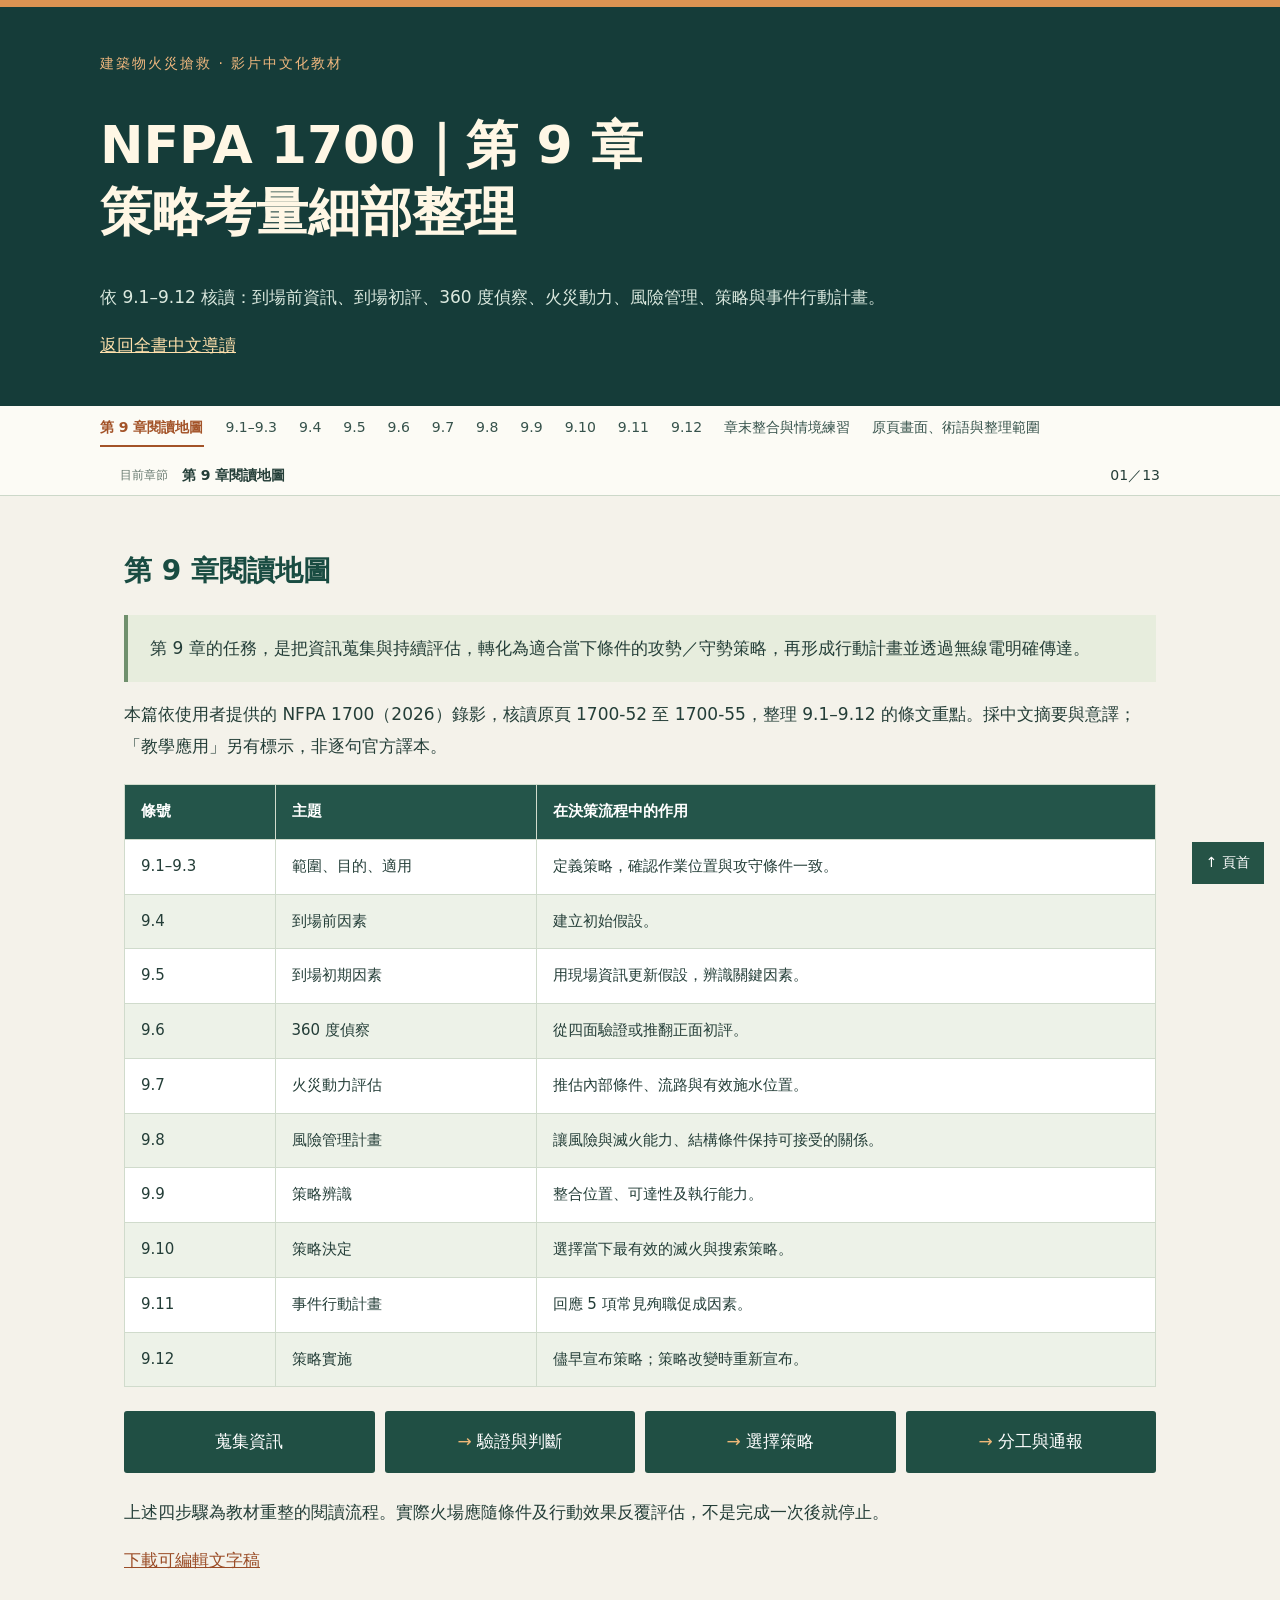
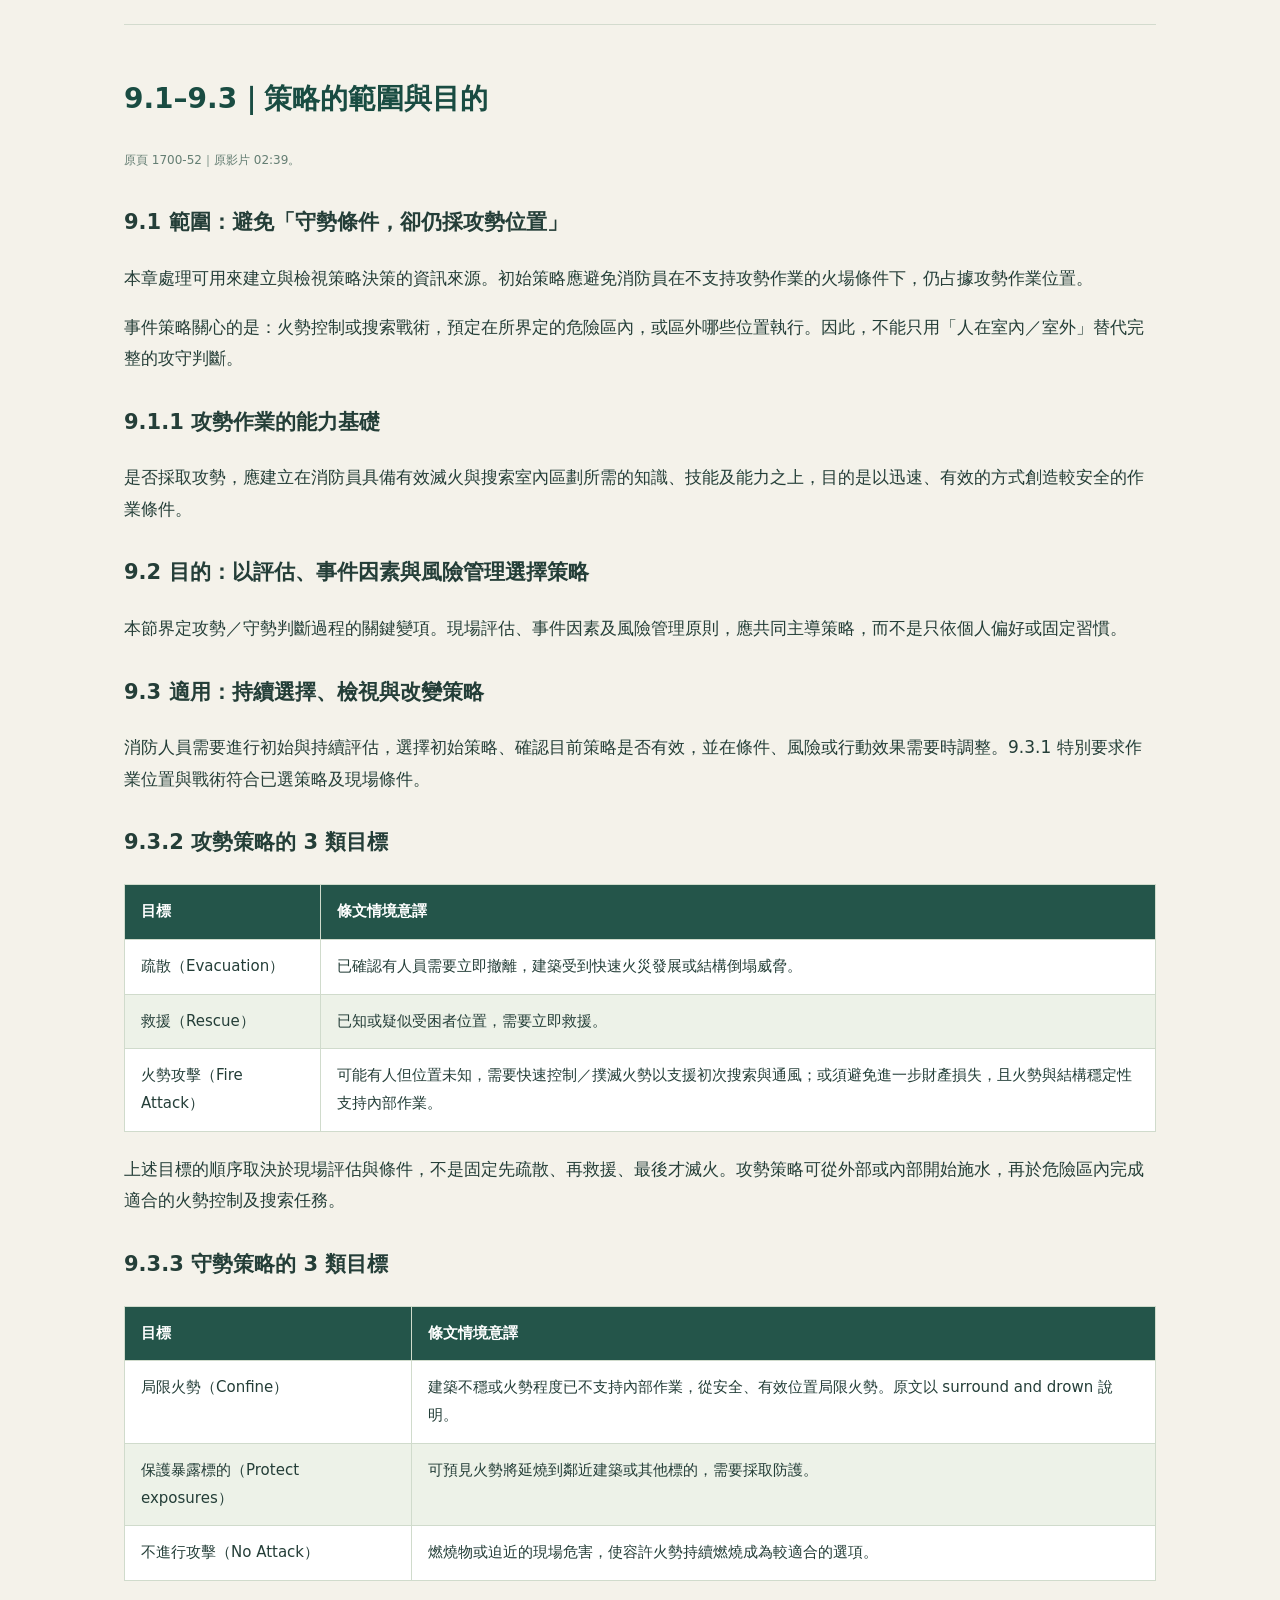
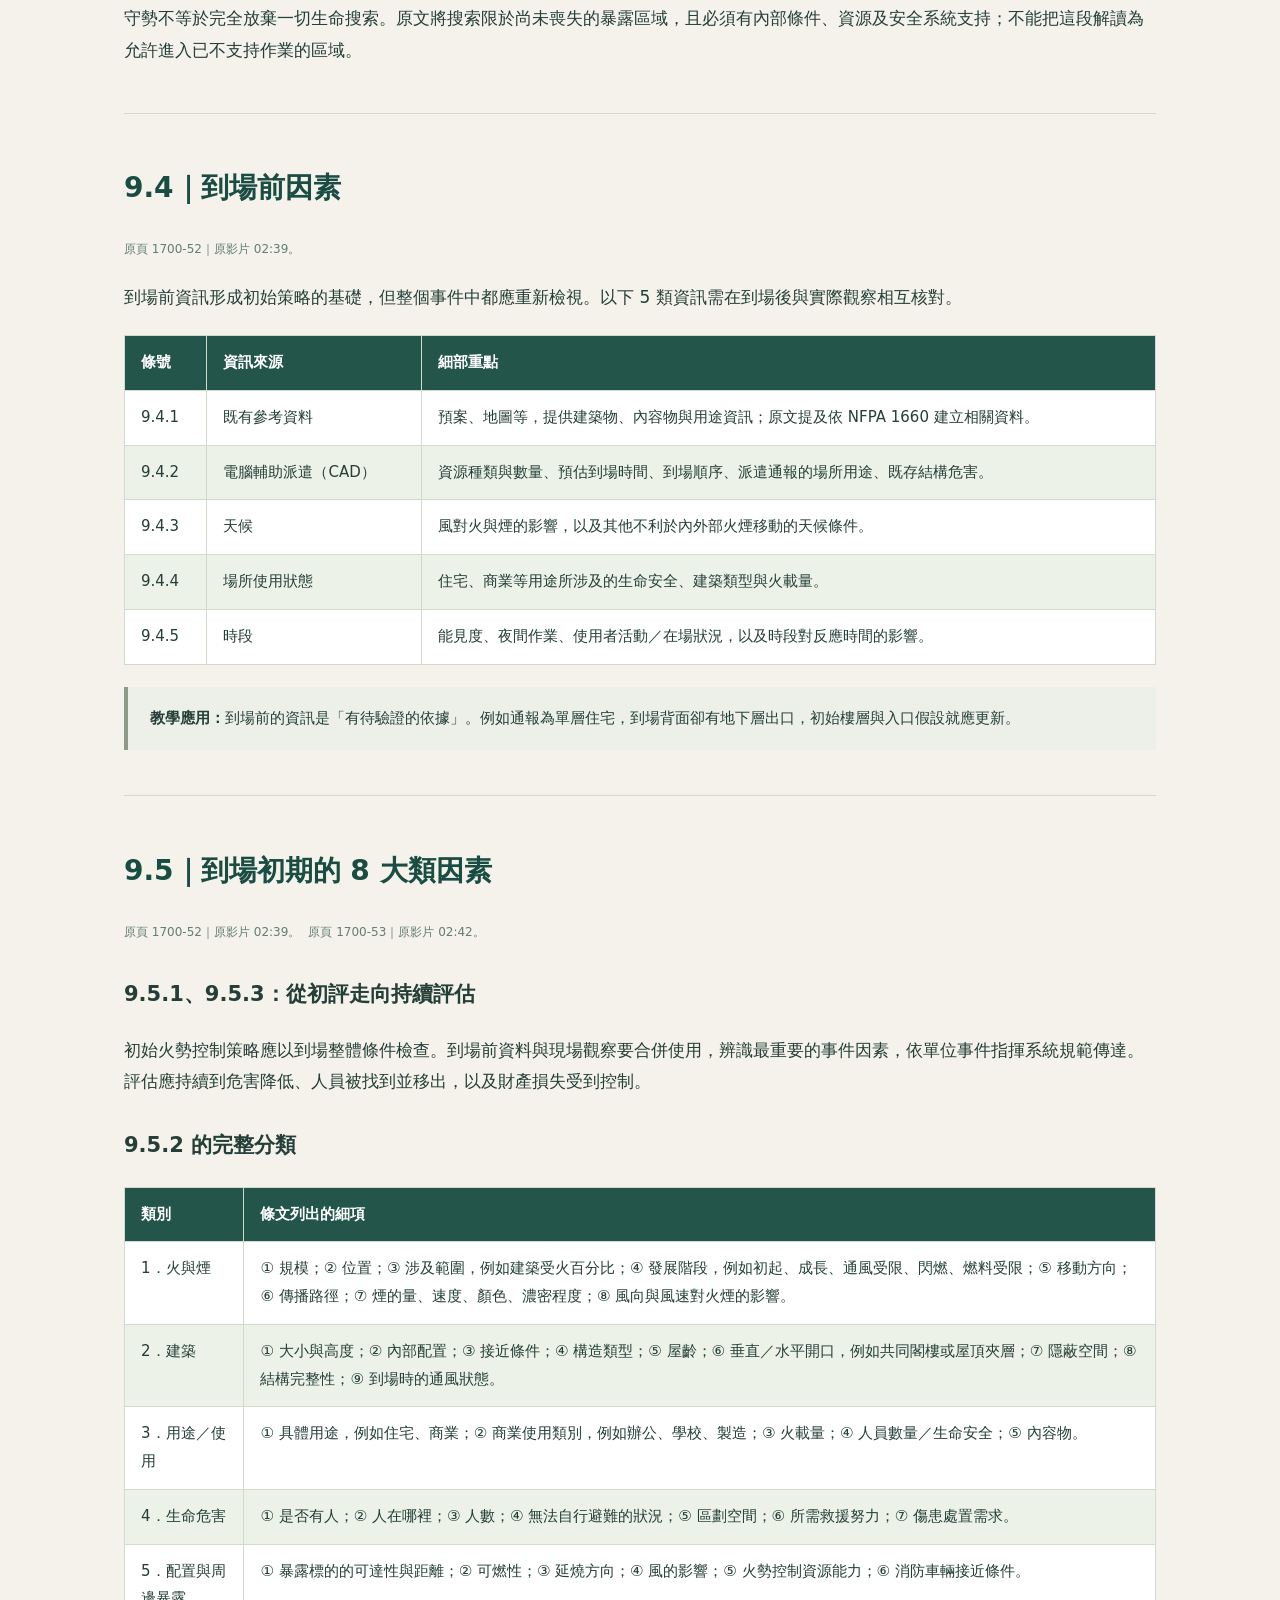
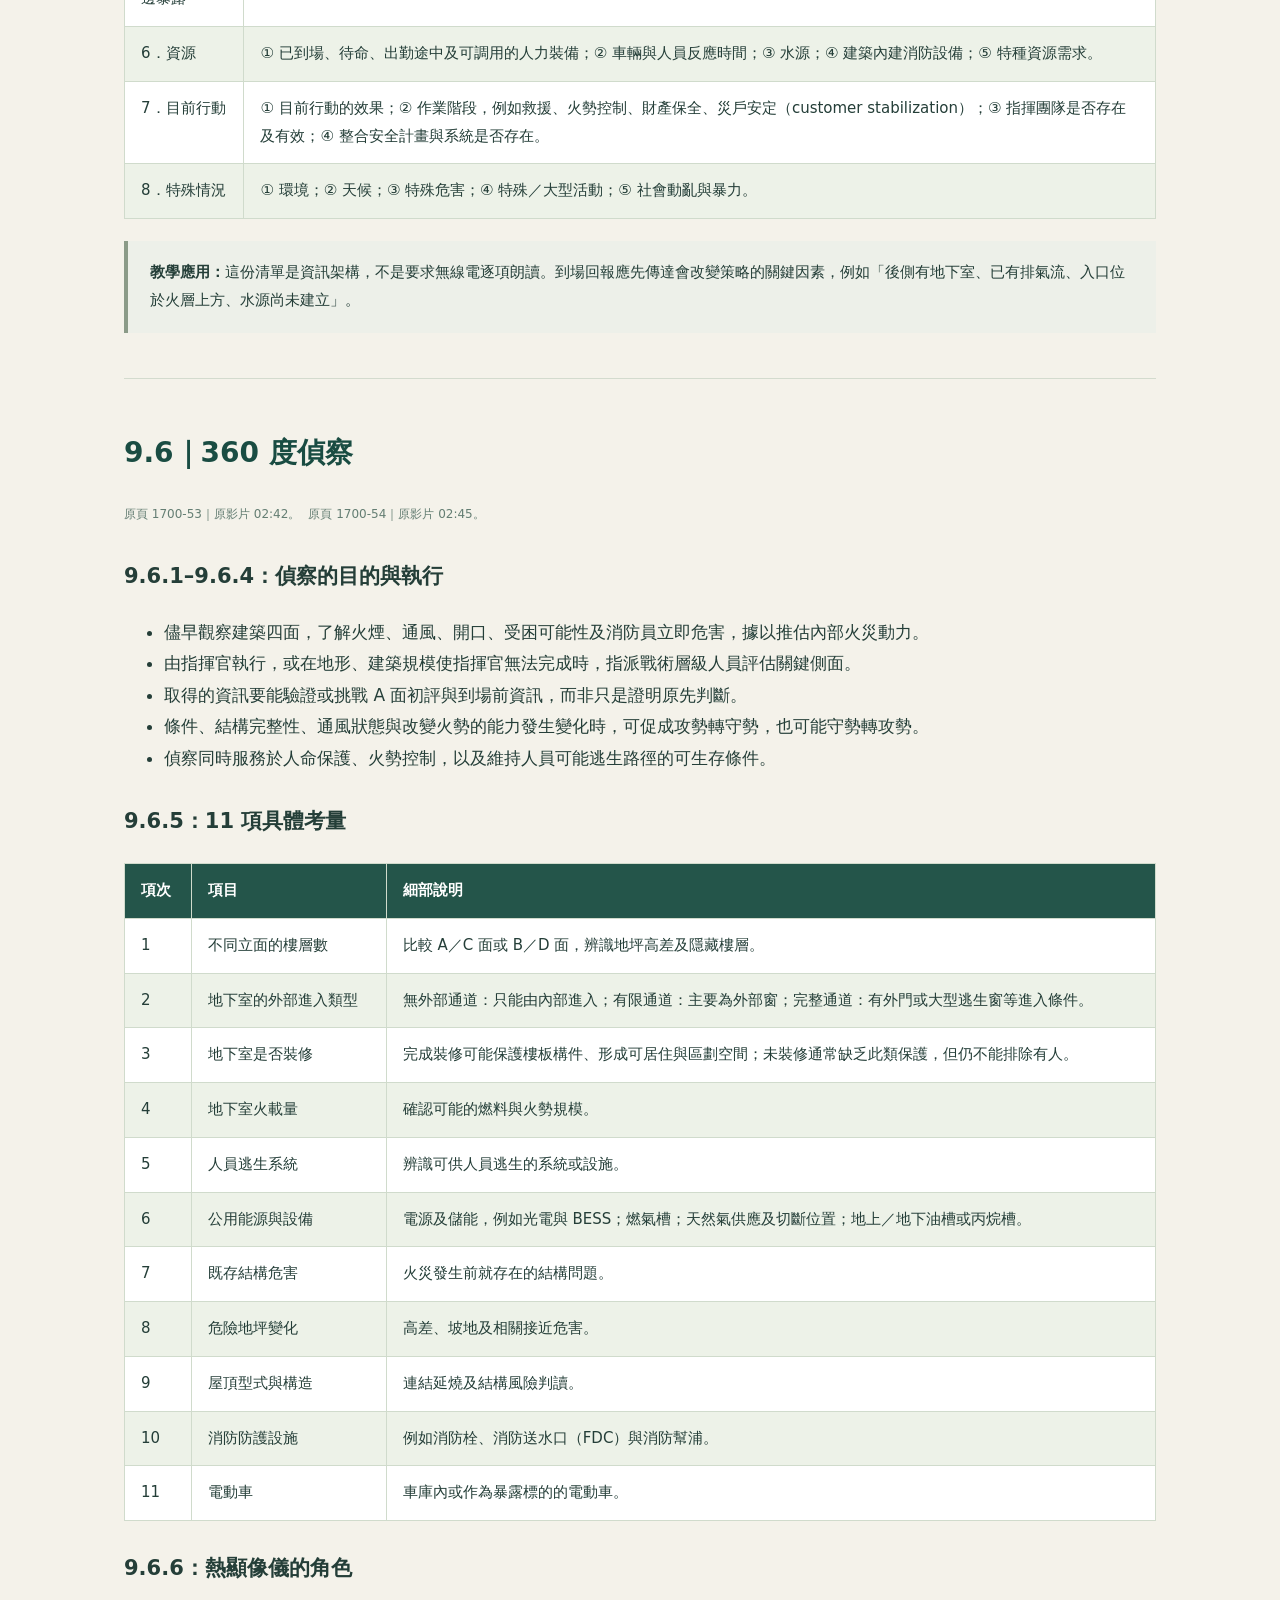
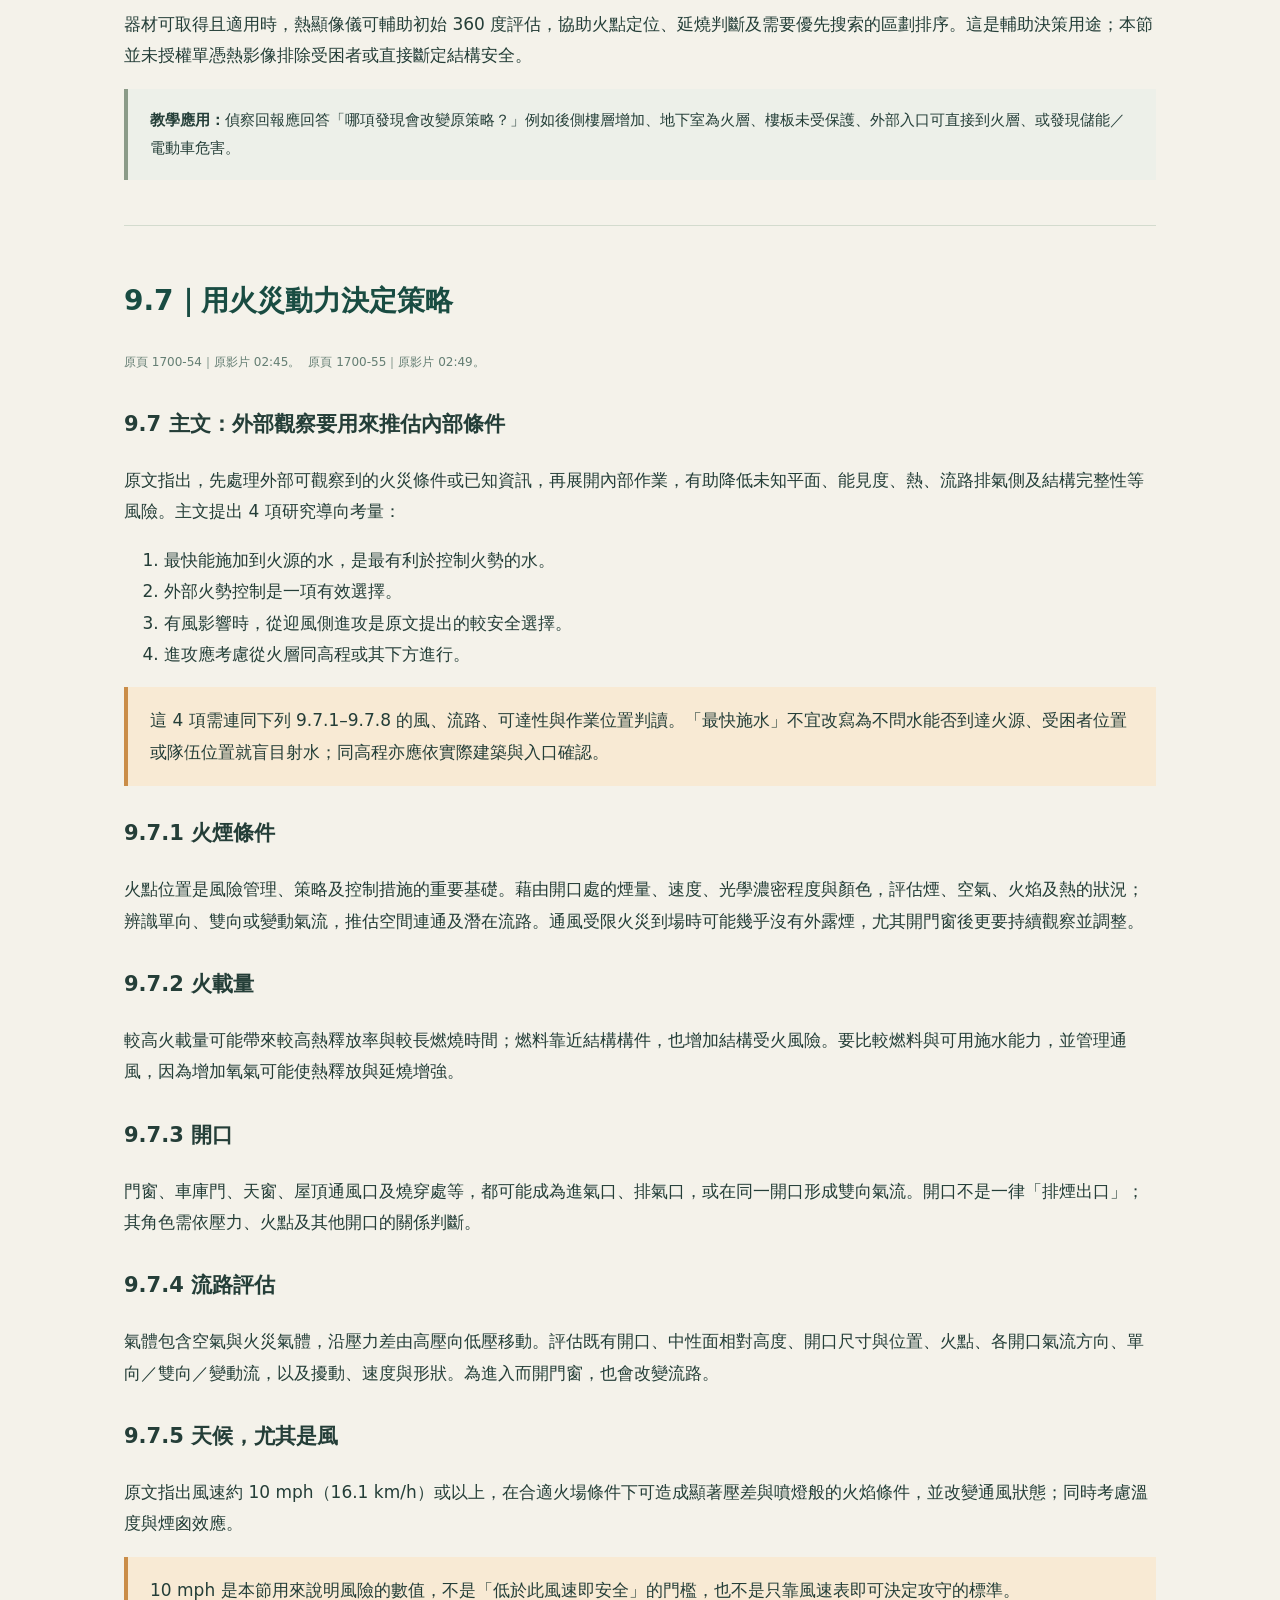
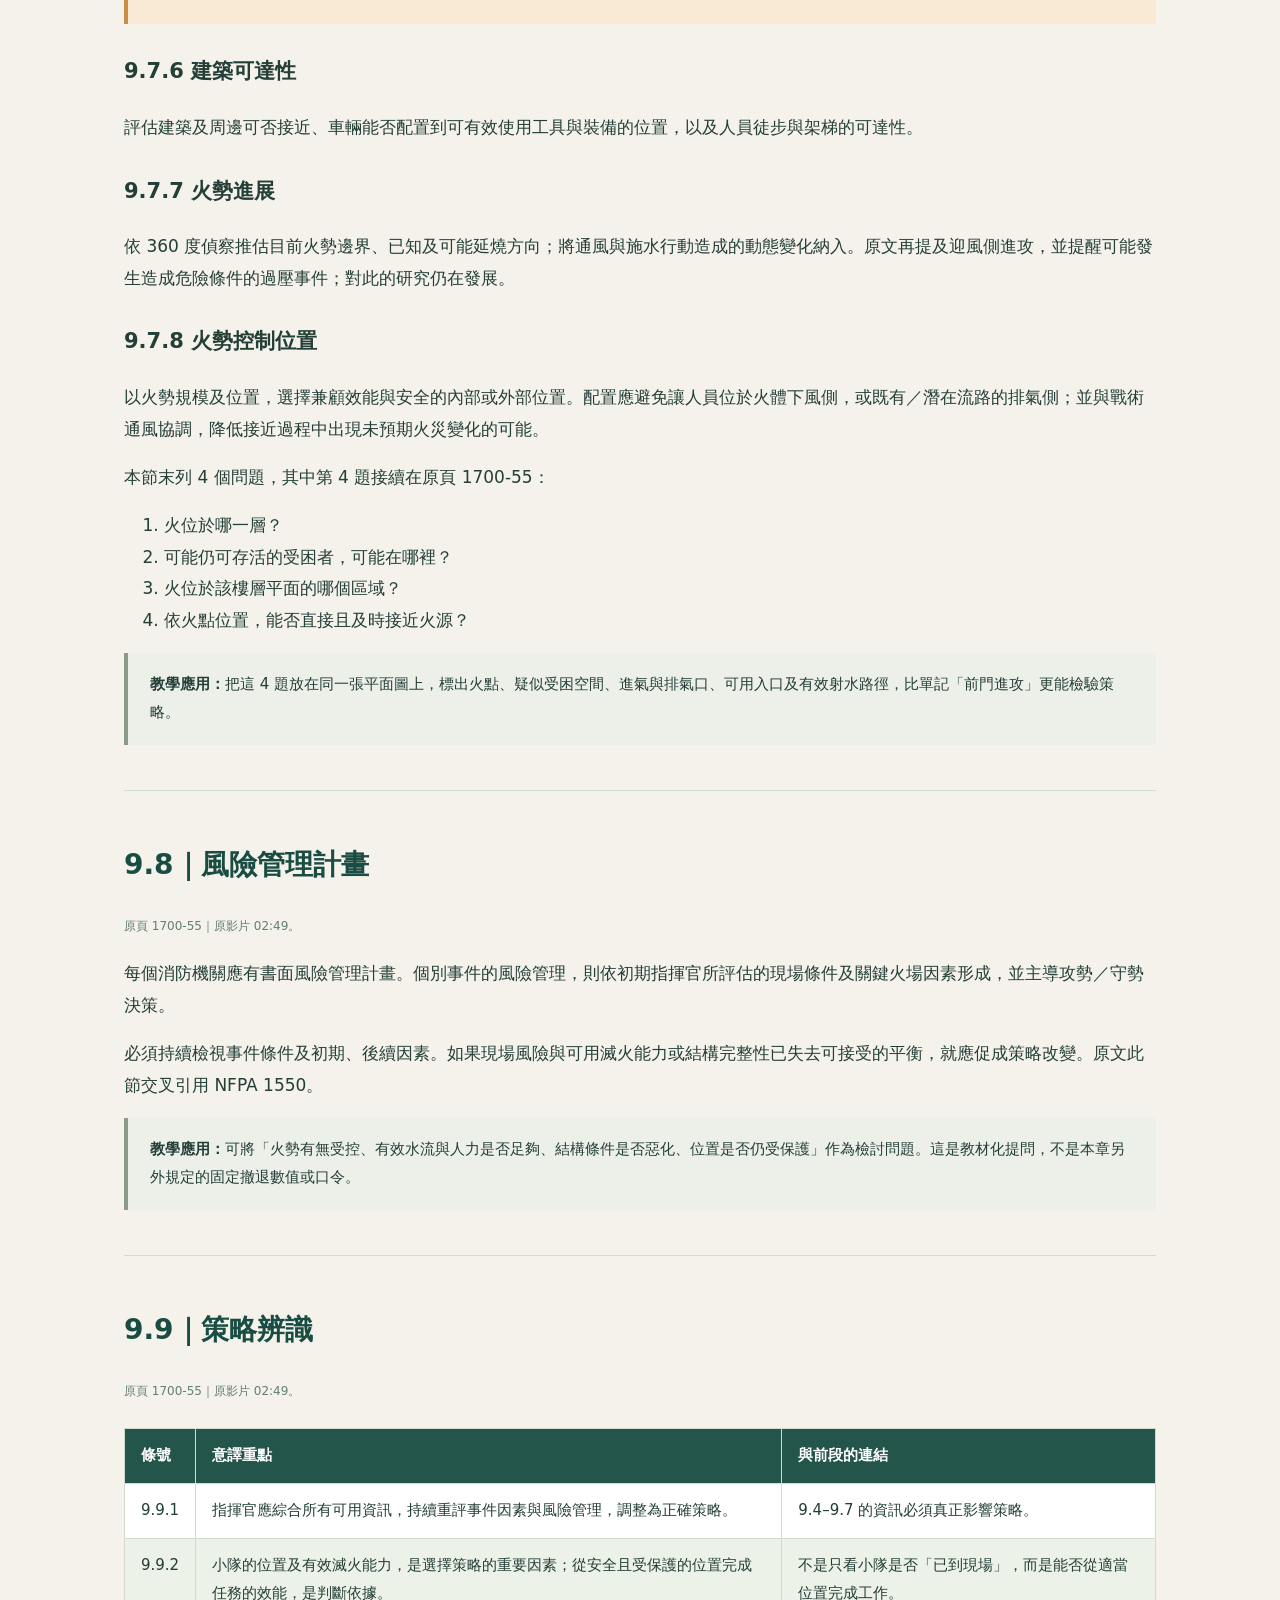
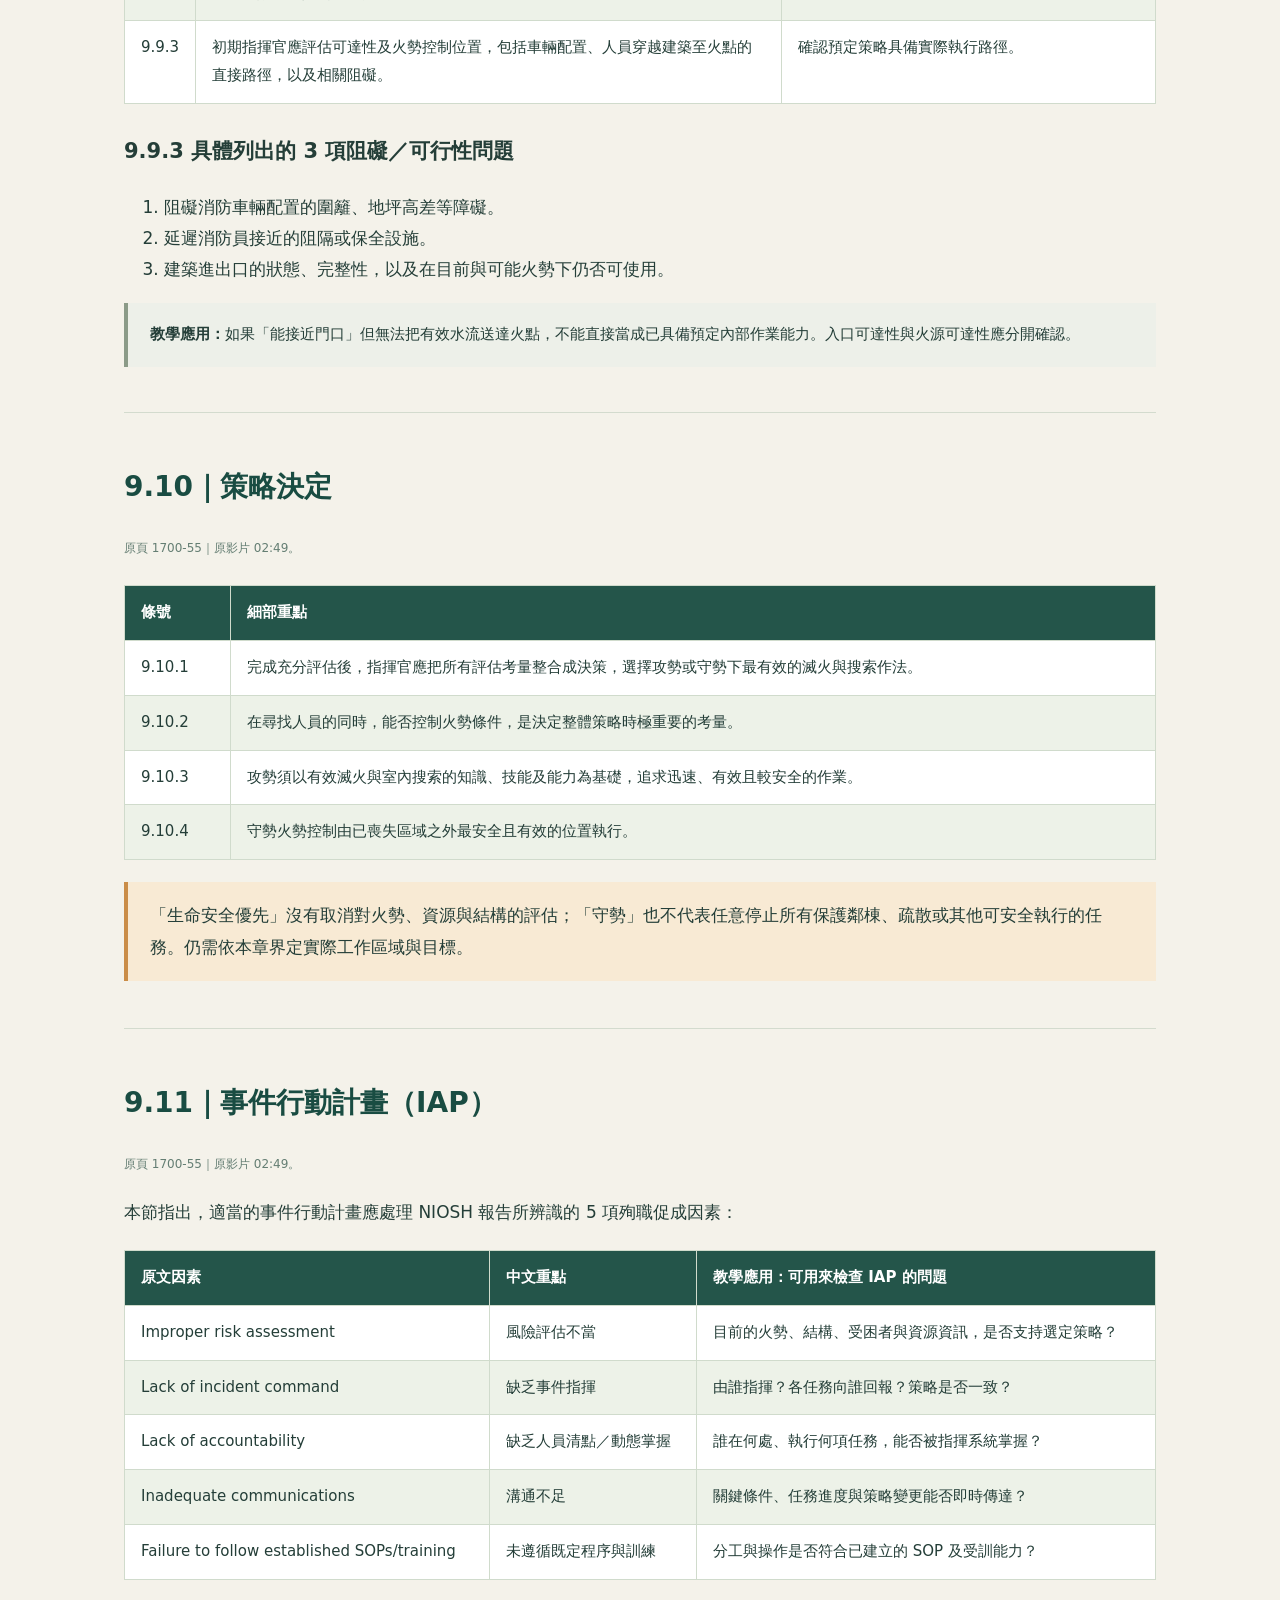
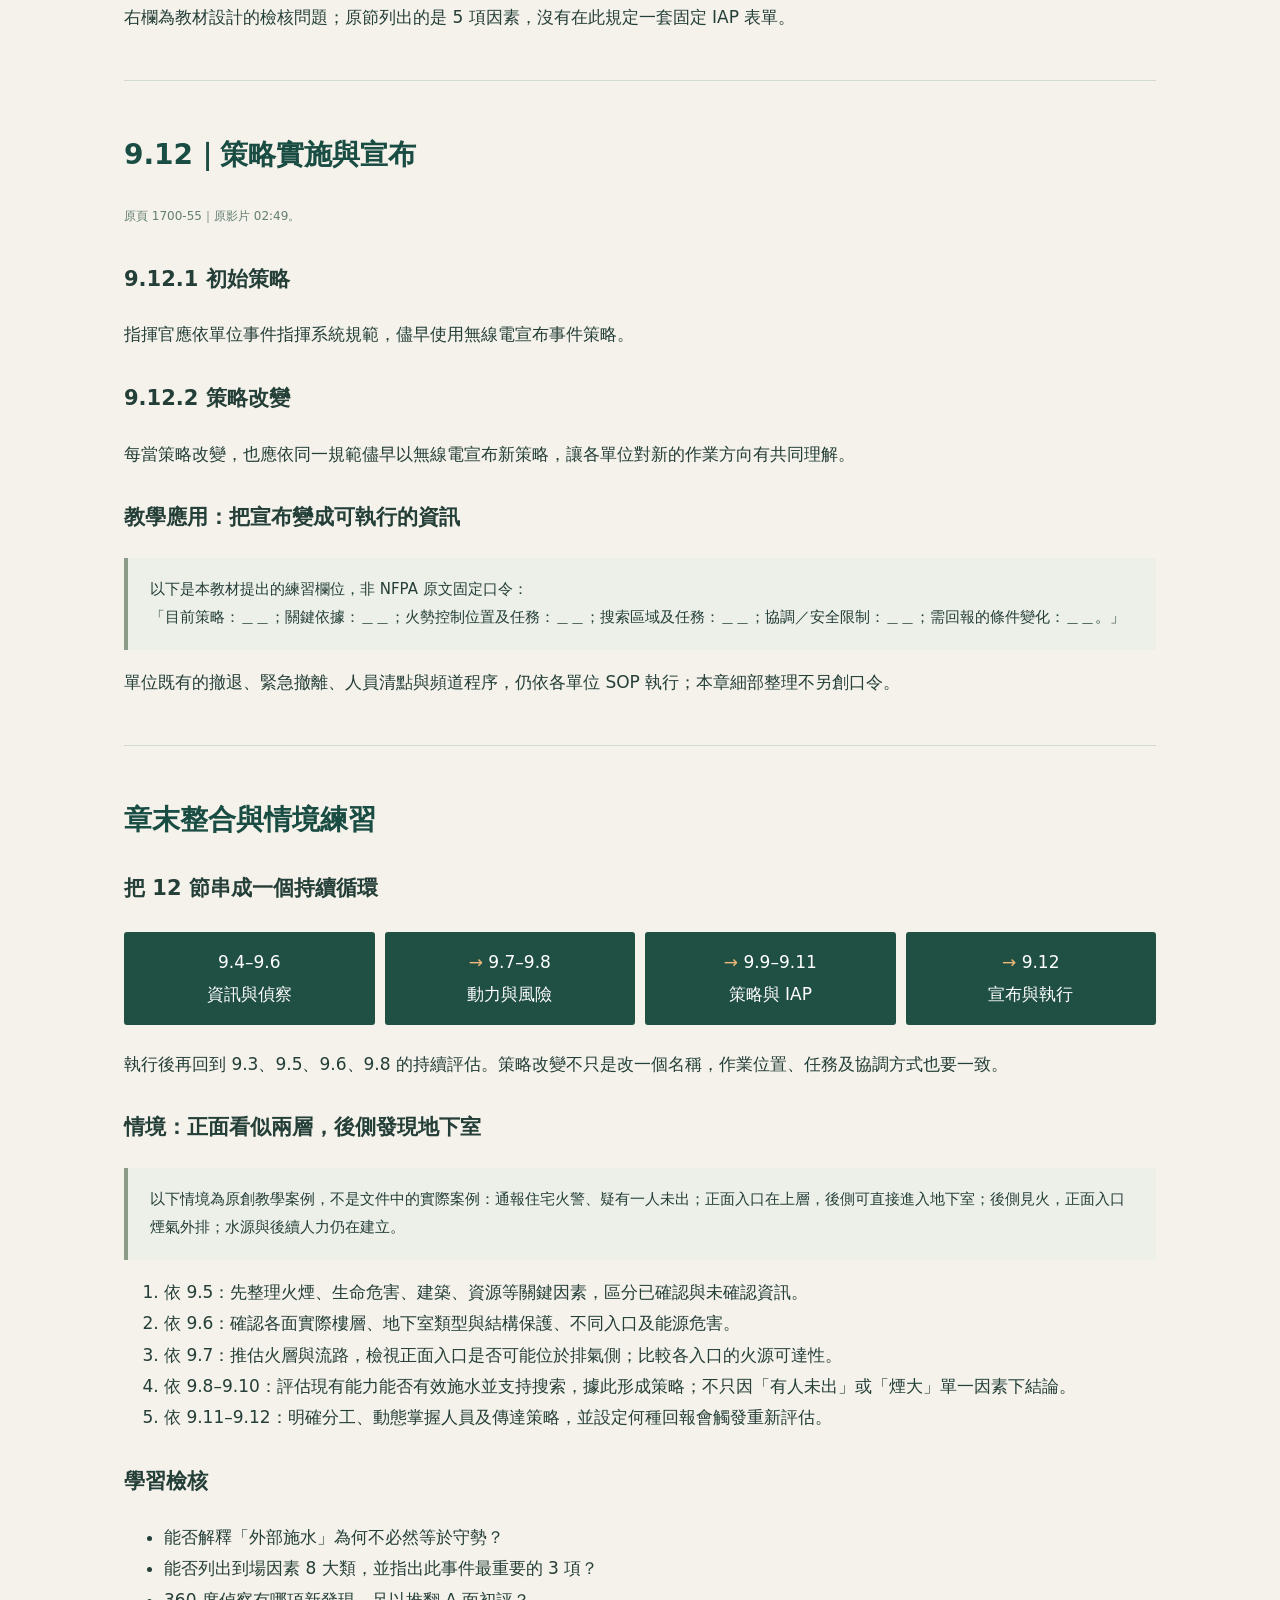
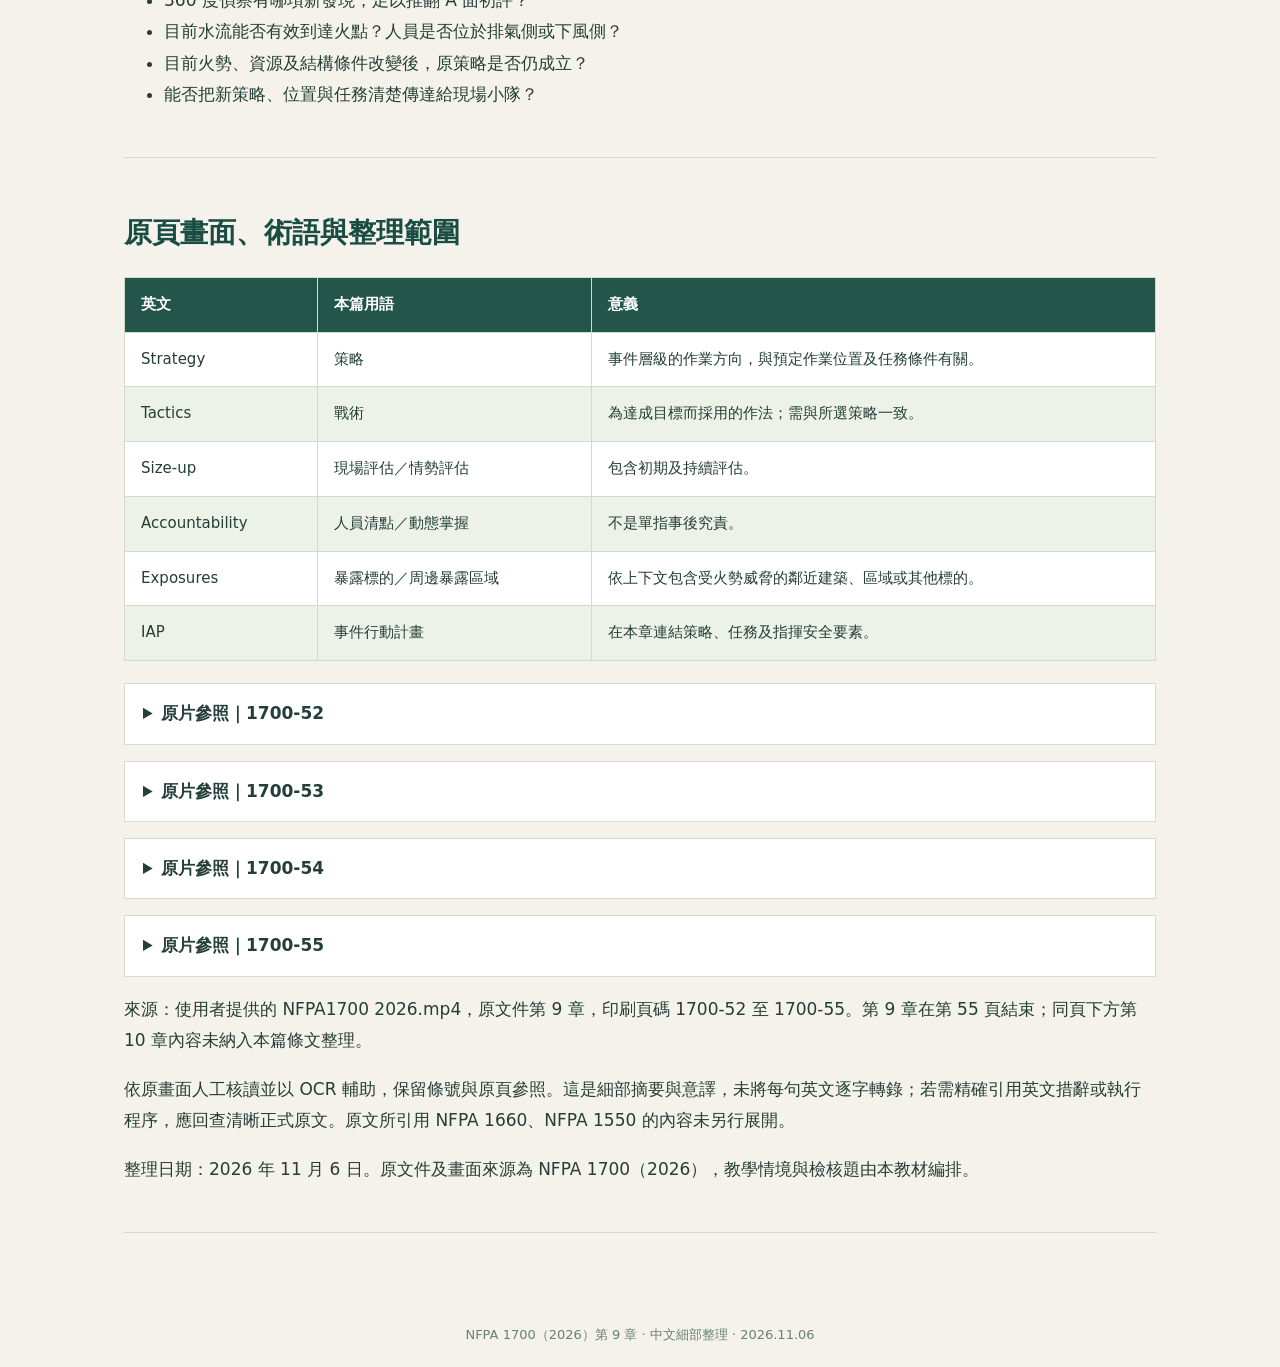
<file: nfpa1700-2026/chapter9/index.html>
<!DOCTYPE html>

<html lang="zh-Hant"><head><meta charset="utf-8"/><meta content="width=device-width,initial-scale=1" name="viewport"/><title>NFPA 1700（2026）第 9 章｜策略考量細部整理</title><style>*{box-sizing:border-box}html{scroll-padding-top:135px}body{margin:0;background:#f4f2ea;color:#243e38;font:17px/1.85 system-ui,"Microsoft JhengHei",sans-serif}header{background:#153c39;color:#fff7e5;border-top:7px solid #db9352;padding:44px max(5vw,22px)}header>div,main{max-width:1080px;margin:auto}h1{font-size:clamp(30px,5vw,52px);line-height:1.3}header p{max-width:850px;color:#dbe9df}.eyebrow{color:#f0b77e;letter-spacing:2px;font-size:14px}nav{position:sticky;top:0;background:#fcfbf5fa;z-index:4;border-bottom:1px solid #ccd8c9;backdrop-filter:blur(8px)}.navlinks{display:flex;overflow:auto;white-space:nowrap;gap:22px;padding:9px 20px;max-width:1120px;margin:auto}.navlinks a{color:#37534c;text-decoration:none;font-size:14px;padding-bottom:4px}.navlinks a[aria-current]{color:#a35328;border-bottom:2px solid;font-weight:bold}.reading{max-width:1080px;margin:auto;padding:7px 20px;display:flex;gap:14px;align-items:center;font-size:14px}.reading small{color:#687a70}.count{margin-left:auto}main{padding:0 24px 70px}section{padding:30px 0;border-bottom:1px solid #d3dbce}h2{font-size:28px;color:#194c42;line-height:1.5}h3{font-size:21px;margin-top:28px}.lead,.note,.training{padding:18px 22px;background:#e7eddd;border-left:4px solid #70906d}.note{background:#f8ead4;border-color:#ca8d48}.training{background:#edf0e9;border-color:#8b9b88;font-size:15px}.cards{display:grid;grid-template-columns:repeat(3,1fr);gap:15px;margin:22px 0}.cards.four{grid-template-columns:repeat(4,1fr)}.cards>div{border:1px solid #d2dccd;background:white;padding:20px}.cards b{font-size:25px;display:block;color:#1d5547}.cards span{font-size:14px;display:block}.tablewrap{overflow:auto;margin:22px 0}table{border-collapse:collapse;min-width:740px;width:100%;font-size:15px;background:white}th,td{padding:13px 16px;border:1px solid #d0dbcc;vertical-align:top}th{background:#24554a;color:white;text-align:left}tr:nth-child(even){background:#edf2e8}td small{display:block;color:#697b71;font-size:12px;line-height:1.6;margin-top:5px}.ref{display:inline-block;color:#647e73;font-size:12px;margin:4px 8px 4px 0}.seek{border:0;color:#a45327;background:#faf4e8;text-decoration:underline;font:inherit;cursor:pointer;padding:3px 6px}.flow{display:flex;gap:10px;align-items:stretch;margin:24px 0}.flow span{background:#204f44;color:#fff;padding:15px;flex:1;text-align:center;border-radius:3px}.flow span+span:before{content:'→ ';color:#efb878}.source{background:#fff;border:1px solid #d3ddce;margin:16px 0}.source summary,details>summary{cursor:pointer;padding:14px 18px;font-weight:600}.source figure{margin:0;padding:10px 20px}.zoom{background:#eee;border:0;display:block;margin:auto;cursor:zoom-in;max-width:100%}.zoom img{display:block;width:270px;height:auto;max-width:100%}figcaption{font-size:13px;color:#677e72;margin:12px 0}video{display:block;width:100%;max-height:75vh;background:#111}#video-panel p{font-size:14px}a{color:#9a4c26}dialog{border:0;padding:14px;background:#172e29;max-width:96vw;max-height:96vh}dialog::backdrop{background:#000c}dialog img{max-width:90vw;max-height:83vh;height:auto;display:block;margin:auto}dialog button{display:block;margin:0 0 10px auto;font:inherit;padding:5px 15px;cursor:pointer}.top{position:fixed;right:16px;bottom:16px;background:#255346;color:white;padding:8px 14px;text-decoration:none;font-size:14px;z-index:3}footer{text-align:center;padding:20px;font-size:13px;color:#698175}button:focus-visible,a:focus-visible,summary:focus-visible{outline:3px solid #dc975e;outline-offset:3px}@media(max-width:700px){main{padding:0 18px 50px}.cards,.cards.four{grid-template-columns:repeat(2,1fr)}.flow{display:grid;grid-template-columns:1fr 1fr}.reading{font-size:12px;gap:8px}#current{overflow:hidden;white-space:nowrap;text-overflow:ellipsis}h2{font-size:24px}body{font-size:16px}}@media print{nav,.top,#video-panel,.seek{display:none}header{background:white;color:black;padding:15px}header p{color:black}.tablewrap{overflow:visible}table{min-width:0;font-size:10px}th,td{padding:5px}section{break-before:auto}details.source{display:none}}</style></head><body><header id="top"><div><div class="eyebrow">建築物火災搶救 · 影片中文化教材</div><h1>NFPA 1700｜第 9 章<br/>策略考量細部整理</h1><p>依 9.1–9.12 核讀：到場前資訊、到場初評、360 度偵察、火災動力、風險管理、策略與事件行動計畫。</p><a href="../index.html" style="color:#ffe0ac">返回全書中文導讀</a></div></header><nav><div class="navlinks"><a href="#overview">第 9 章閱讀地圖</a><a href="#scope">9.1–9.3</a><a href="#prearrival">9.4</a><a href="#arrival">9.5</a><a href="#survey">9.6</a><a href="#dynamics">9.7</a><a href="#risk">9.8</a><a href="#identify">9.9</a><a href="#decide">9.10</a><a href="#iap">9.11</a><a href="#implement">9.12</a><a href="#practice">章末整合與情境練習</a><a href="#sources">原頁畫面、術語與整理範圍</a></div><div class="reading"><small>目前章節</small><strong id="current"></strong><span class="count" id="count"></span></div></nav><main><section data-title="第 9 章閱讀地圖" id="overview"><h2>第 9 章閱讀地圖</h2><p class="lead">第 9 章的任務，是把資訊蒐集與持續評估，轉化為適合當下條件的攻勢／守勢策略，再形成行動計畫並透過無線電明確傳達。</p><p>本篇依使用者提供的 NFPA 1700（2026）錄影，核讀原頁 1700-52 至 1700-55，整理 9.1–9.12 的條文重點。採中文摘要與意譯；「教學應用」另有標示，非逐句官方譯本。</p><div class="tablewrap"><table><thead><tr><th>條號</th><th>主題</th><th>在決策流程中的作用</th></tr></thead><tbody><tr><td>9.1–9.3</td><td>範圍、目的、適用</td><td>定義策略，確認作業位置與攻守條件一致。</td></tr><tr><td>9.4</td><td>到場前因素</td><td>建立初始假設。</td></tr><tr><td>9.5</td><td>到場初期因素</td><td>用現場資訊更新假設，辨識關鍵因素。</td></tr><tr><td>9.6</td><td>360 度偵察</td><td>從四面驗證或推翻正面初評。</td></tr><tr><td>9.7</td><td>火災動力評估</td><td>推估內部條件、流路與有效施水位置。</td></tr><tr><td>9.8</td><td>風險管理計畫</td><td>讓風險與滅火能力、結構條件保持可接受的關係。</td></tr><tr><td>9.9</td><td>策略辨識</td><td>整合位置、可達性及執行能力。</td></tr><tr><td>9.10</td><td>策略決定</td><td>選擇當下最有效的滅火與搜索策略。</td></tr><tr><td>9.11</td><td>事件行動計畫</td><td>回應 5 項常見殉職促成因素。</td></tr><tr><td>9.12</td><td>策略實施</td><td>儘早宣布策略；策略改變時重新宣布。</td></tr></tbody></table></div><div class="flow"><span>蒐集資訊</span><span>驗證與判斷</span><span>選擇策略</span><span>分工與通報</span></div><p>上述四步驟為教材重整的閱讀流程。實際火場應隨條件及行動效果反覆評估，不是完成一次後就停止。</p><p><a download="" href="./guide.md">下載可編輯文字稿</a></p></section><section data-title="9.1–9.3｜策略的範圍與目的" id="scope"><h2>9.1–9.3｜策略的範圍與目的</h2><p class="ref">原頁 1700-52｜原影片 02:39。</p>
<h3>9.1 範圍：避免「守勢條件，卻仍採攻勢位置」</h3>
<p>本章處理可用來建立與檢視策略決策的資訊來源。初始策略應避免消防員在不支持攻勢作業的火場條件下，仍占據攻勢作業位置。</p><p>事件策略關心的是：火勢控制或搜索戰術，預定在所界定的危險區內，或區外哪些位置執行。因此，不能只用「人在室內／室外」替代完整的攻守判斷。</p>
<h3>9.1.1 攻勢作業的能力基礎</h3><p>是否採取攻勢，應建立在消防員具備有效滅火與搜索室內區劃所需的知識、技能及能力之上，目的是以迅速、有效的方式創造較安全的作業條件。</p>
<h3>9.2 目的：以評估、事件因素與風險管理選擇策略</h3><p>本節界定攻勢／守勢判斷過程的關鍵變項。現場評估、事件因素及風險管理原則，應共同主導策略，而不是只依個人偏好或固定習慣。</p>
<h3>9.3 適用：持續選擇、檢視與改變策略</h3><p>消防人員需要進行初始與持續評估，選擇初始策略、確認目前策略是否有效，並在條件、風險或行動效果需要時調整。9.3.1 特別要求作業位置與戰術符合已選策略及現場條件。</p>
<h3>9.3.2 攻勢策略的 3 類目標</h3><div class="tablewrap"><table><thead><tr><th>目標</th><th>條文情境意譯</th></tr></thead><tbody><tr><td>疏散（Evacuation）</td><td>已確認有人員需要立即撤離，建築受到快速火災發展或結構倒塌威脅。</td></tr><tr><td>救援（Rescue）</td><td>已知或疑似受困者位置，需要立即救援。</td></tr><tr><td>火勢攻擊（Fire Attack）</td><td>可能有人但位置未知，需要快速控制／撲滅火勢以支援初次搜索與通風；或須避免進一步財產損失，且火勢與結構穩定性支持內部作業。</td></tr></tbody></table></div>
<p>上述目標的順序取決於現場評估與條件，不是固定先疏散、再救援、最後才滅火。攻勢策略可從外部或內部開始施水，再於危險區內完成適合的火勢控制及搜索任務。</p>
<h3>9.3.3 守勢策略的 3 類目標</h3><div class="tablewrap"><table><thead><tr><th>目標</th><th>條文情境意譯</th></tr></thead><tbody><tr><td>局限火勢（Confine）</td><td>建築不穩或火勢程度已不支持內部作業，從安全、有效位置局限火勢。原文以 surround and drown 說明。</td></tr><tr><td>保護暴露標的（Protect exposures）</td><td>可預見火勢將延燒到鄰近建築或其他標的，需要採取防護。</td></tr><tr><td>不進行攻擊（No Attack）</td><td>燃燒物或迫近的現場危害，使容許火勢持續燃燒成為較適合的選項。</td></tr></tbody></table></div>
<p>守勢不等於完全放棄一切生命搜索。原文將搜索限於尚未喪失的暴露區域，且必須有內部條件、資源及安全系統支持；不能把這段解讀為允許進入已不支持作業的區域。</p></section><section data-title="9.4｜到場前因素" id="prearrival"><h2>9.4｜到場前因素</h2><p class="ref">原頁 1700-52｜原影片 02:39。</p>
<p>到場前資訊形成初始策略的基礎，但整個事件中都應重新檢視。以下 5 類資訊需在到場後與實際觀察相互核對。</p><div class="tablewrap"><table><thead><tr><th>條號</th><th>資訊來源</th><th>細部重點</th></tr></thead><tbody><tr><td>9.4.1</td><td>既有參考資料</td><td>預案、地圖等，提供建築物、內容物與用途資訊；原文提及依 NFPA 1660 建立相關資料。</td></tr><tr><td>9.4.2</td><td>電腦輔助派遣（CAD）</td><td>資源種類與數量、預估到場時間、到場順序、派遣通報的場所用途、既存結構危害。</td></tr><tr><td>9.4.3</td><td>天候</td><td>風對火與煙的影響，以及其他不利於內外部火煙移動的天候條件。</td></tr><tr><td>9.4.4</td><td>場所使用狀態</td><td>住宅、商業等用途所涉及的生命安全、建築類型與火載量。</td></tr><tr><td>9.4.5</td><td>時段</td><td>能見度、夜間作業、使用者活動／在場狀況，以及時段對反應時間的影響。</td></tr></tbody></table></div>
<p class="training"><strong>教學應用：</strong>到場前的資訊是「有待驗證的依據」。例如通報為單層住宅，到場背面卻有地下層出口，初始樓層與入口假設就應更新。</p></section><section data-title="9.5｜到場初期的 8 大類因素" id="arrival"><h2>9.5｜到場初期的 8 大類因素</h2><p class="ref">原頁 1700-52｜原影片 02:39。</p><p class="ref">原頁 1700-53｜原影片 02:42。</p>
<h3>9.5.1、9.5.3：從初評走向持續評估</h3><p>初始火勢控制策略應以到場整體條件檢查。到場前資料與現場觀察要合併使用，辨識最重要的事件因素，依單位事件指揮系統規範傳達。評估應持續到危害降低、人員被找到並移出，以及財產損失受到控制。</p>
<h3>9.5.2 的完整分類</h3><div class="tablewrap"><table><thead><tr><th>類別</th><th>條文列出的細項</th></tr></thead><tbody><tr><td>1．火與煙</td><td>① 規模；② 位置；③ 涉及範圍，例如建築受火百分比；④ 發展階段，例如初起、成長、通風受限、閃燃、燃料受限；⑤ 移動方向；⑥ 傳播路徑；⑦ 煙的量、速度、顏色、濃密程度；⑧ 風向與風速對火煙的影響。</td></tr><tr><td>2．建築</td><td>① 大小與高度；② 內部配置；③ 接近條件；④ 構造類型；⑤ 屋齡；⑥ 垂直／水平開口，例如共同閣樓或屋頂夾層；⑦ 隱蔽空間；⑧ 結構完整性；⑨ 到場時的通風狀態。</td></tr><tr><td>3．用途／使用</td><td>① 具體用途，例如住宅、商業；② 商業使用類別，例如辦公、學校、製造；③ 火載量；④ 人員數量／生命安全；⑤ 內容物。</td></tr><tr><td>4．生命危害</td><td>① 是否有人；② 人在哪裡；③ 人數；④ 無法自行避難的狀況；⑤ 區劃空間；⑥ 所需救援努力；⑦ 傷患處置需求。</td></tr><tr><td>5．配置與周邊暴露</td><td>① 暴露標的的可達性與距離；② 可燃性；③ 延燒方向；④ 風的影響；⑤ 火勢控制資源能力；⑥ 消防車輛接近條件。</td></tr><tr><td>6．資源</td><td>① 已到場、待命、出勤途中及可調用的人力裝備；② 車輛與人員反應時間；③ 水源；④ 建築內建消防設備；⑤ 特種資源需求。</td></tr><tr><td>7．目前行動</td><td>① 目前行動的效果；② 作業階段，例如救援、火勢控制、財產保全、災戶安定（customer stabilization）；③ 指揮團隊是否存在及有效；④ 整合安全計畫與系統是否存在。</td></tr><tr><td>8．特殊情況</td><td>① 環境；② 天候；③ 特殊危害；④ 特殊／大型活動；⑤ 社會動亂與暴力。</td></tr></tbody></table></div>
<p class="training"><strong>教學應用：</strong>這份清單是資訊架構，不是要求無線電逐項朗讀。到場回報應先傳達會改變策略的關鍵因素，例如「後側有地下室、已有排氣流、入口位於火層上方、水源尚未建立」。</p></section><section data-title="9.6｜360 度偵察" id="survey"><h2>9.6｜360 度偵察</h2><p class="ref">原頁 1700-53｜原影片 02:42。</p><p class="ref">原頁 1700-54｜原影片 02:45。</p>
<h3>9.6.1–9.6.4：偵察的目的與執行</h3><ul><li>儘早觀察建築四面，了解火煙、通風、開口、受困可能性及消防員立即危害，據以推估內部火災動力。</li><li>由指揮官執行，或在地形、建築規模使指揮官無法完成時，指派戰術層級人員評估關鍵側面。</li><li>取得的資訊要能驗證或挑戰 A 面初評與到場前資訊，而非只是證明原先判斷。</li><li>條件、結構完整性、通風狀態與改變火勢的能力發生變化時，可促成攻勢轉守勢，也可能守勢轉攻勢。</li><li>偵察同時服務於人命保護、火勢控制，以及維持人員可能逃生路徑的可生存條件。</li></ul>
<h3>9.6.5：11 項具體考量</h3><div class="tablewrap"><table><thead><tr><th>項次</th><th>項目</th><th>細部說明</th></tr></thead><tbody><tr><td>1</td><td>不同立面的樓層數</td><td>比較 A／C 面或 B／D 面，辨識地坪高差及隱藏樓層。</td></tr><tr><td>2</td><td>地下室的外部進入類型</td><td>無外部通道：只能由內部進入；有限通道：主要為外部窗；完整通道：有外門或大型逃生窗等進入條件。</td></tr><tr><td>3</td><td>地下室是否裝修</td><td>完成裝修可能保護樓板構件、形成可居住與區劃空間；未裝修通常缺乏此類保護，但仍不能排除有人。</td></tr><tr><td>4</td><td>地下室火載量</td><td>確認可能的燃料與火勢規模。</td></tr><tr><td>5</td><td>人員逃生系統</td><td>辨識可供人員逃生的系統或設施。</td></tr><tr><td>6</td><td>公用能源與設備</td><td>電源及儲能，例如光電與 BESS；燃氣槽；天然氣供應及切斷位置；地上／地下油槽或丙烷槽。</td></tr><tr><td>7</td><td>既存結構危害</td><td>火災發生前就存在的結構問題。</td></tr><tr><td>8</td><td>危險地坪變化</td><td>高差、坡地及相關接近危害。</td></tr><tr><td>9</td><td>屋頂型式與構造</td><td>連結延燒及結構風險判讀。</td></tr><tr><td>10</td><td>消防防護設施</td><td>例如消防栓、消防送水口（FDC）與消防幫浦。</td></tr><tr><td>11</td><td>電動車</td><td>車庫內或作為暴露標的的電動車。</td></tr></tbody></table></div>
<h3>9.6.6：熱顯像儀的角色</h3><p>器材可取得且適用時，熱顯像儀可輔助初始 360 度評估，協助火點定位、延燒判斷及需要優先搜索的區劃排序。這是輔助決策用途；本節並未授權單憑熱影像排除受困者或直接斷定結構安全。</p>
<p class="training"><strong>教學應用：</strong>偵察回報應回答「哪項發現會改變原策略？」例如後側樓層增加、地下室為火層、樓板未受保護、外部入口可直接到火層、或發現儲能／電動車危害。</p></section><section data-title="9.7｜用火災動力決定策略" id="dynamics"><h2>9.7｜用火災動力決定策略</h2><p class="ref">原頁 1700-54｜原影片 02:45。</p><p class="ref">原頁 1700-55｜原影片 02:49。</p>
<h3>9.7 主文：外部觀察要用來推估內部條件</h3><p>原文指出，先處理外部可觀察到的火災條件或已知資訊，再展開內部作業，有助降低未知平面、能見度、熱、流路排氣側及結構完整性等風險。主文提出 4 項研究導向考量：</p><ol><li>最快能施加到火源的水，是最有利於控制火勢的水。</li><li>外部火勢控制是一項有效選擇。</li><li>有風影響時，從迎風側進攻是原文提出的較安全選擇。</li><li>進攻應考慮從火層同高程或其下方進行。</li></ol>
<p class="note">這 4 項需連同下列 9.7.1–9.7.8 的風、流路、可達性與作業位置判讀。「最快施水」不宜改寫為不問水能否到達火源、受困者位置或隊伍位置就盲目射水；同高程亦應依實際建築與入口確認。</p>
<h3>9.7.1 火煙條件</h3><p>火點位置是風險管理、策略及控制措施的重要基礎。藉由開口處的煙量、速度、光學濃密程度與顏色，評估煙、空氣、火焰及熱的狀況；辨識單向、雙向或變動氣流，推估空間連通及潛在流路。通風受限火災到場時可能幾乎沒有外露煙，尤其開門窗後更要持續觀察並調整。</p>
<h3>9.7.2 火載量</h3><p>較高火載量可能帶來較高熱釋放率與較長燃燒時間；燃料靠近結構構件，也增加結構受火風險。要比較燃料與可用施水能力，並管理通風，因為增加氧氣可能使熱釋放與延燒增強。</p>
<h3>9.7.3 開口</h3><p>門窗、車庫門、天窗、屋頂通風口及燒穿處等，都可能成為進氣口、排氣口，或在同一開口形成雙向氣流。開口不是一律「排煙出口」；其角色需依壓力、火點及其他開口的關係判斷。</p>
<h3>9.7.4 流路評估</h3><p>氣體包含空氣與火災氣體，沿壓力差由高壓向低壓移動。評估既有開口、中性面相對高度、開口尺寸與位置、火點、各開口氣流方向、單向／雙向／變動流，以及擾動、速度與形狀。為進入而開門窗，也會改變流路。</p>
<h3>9.7.5 天候，尤其是風</h3><p>原文指出風速約 10 mph（16.1 km/h）或以上，在合適火場條件下可造成顯著壓差與噴燈般的火焰條件，並改變通風狀態；同時考慮溫度與煙囪效應。</p><p class="note">10 mph 是本節用來說明風險的數值，不是「低於此風速即安全」的門檻，也不是只靠風速表即可決定攻守的標準。</p>
<h3>9.7.6 建築可達性</h3><p>評估建築及周邊可否接近、車輛能否配置到可有效使用工具與裝備的位置，以及人員徒步與架梯的可達性。</p>
<h3>9.7.7 火勢進展</h3><p>依 360 度偵察推估目前火勢邊界、已知及可能延燒方向；將通風與施水行動造成的動態變化納入。原文再提及迎風側進攻，並提醒可能發生造成危險條件的過壓事件；對此的研究仍在發展。</p>
<h3>9.7.8 火勢控制位置</h3><p>以火勢規模及位置，選擇兼顧效能與安全的內部或外部位置。配置應避免讓人員位於火體下風側，或既有／潛在流路的排氣側；並與戰術通風協調，降低接近過程中出現未預期火災變化的可能。</p><p>本節末列 4 個問題，其中第 4 題接續在原頁 1700-55：</p><ol><li>火位於哪一層？</li><li>可能仍可存活的受困者，可能在哪裡？</li><li>火位於該樓層平面的哪個區域？</li><li>依火點位置，能否直接且及時接近火源？</li></ol>
<p class="training"><strong>教學應用：</strong>把這 4 題放在同一張平面圖上，標出火點、疑似受困空間、進氣與排氣口、可用入口及有效射水路徑，比單記「前門進攻」更能檢驗策略。</p></section><section data-title="9.8｜風險管理計畫" id="risk"><h2>9.8｜風險管理計畫</h2><p class="ref">原頁 1700-55｜原影片 02:49。</p>
<p>每個消防機關應有書面風險管理計畫。個別事件的風險管理，則依初期指揮官所評估的現場條件及關鍵火場因素形成，並主導攻勢／守勢決策。</p><p>必須持續檢視事件條件及初期、後續因素。如果現場風險與可用滅火能力或結構完整性已失去可接受的平衡，就應促成策略改變。原文此節交叉引用 NFPA 1550。</p>
<p class="training"><strong>教學應用：</strong>可將「火勢有無受控、有效水流與人力是否足夠、結構條件是否惡化、位置是否仍受保護」作為檢討問題。這是教材化提問，不是本章另外規定的固定撤退數值或口令。</p></section><section data-title="9.9｜策略辨識" id="identify"><h2>9.9｜策略辨識</h2><p class="ref">原頁 1700-55｜原影片 02:49。</p><div class="tablewrap"><table><thead><tr><th>條號</th><th>意譯重點</th><th>與前段的連結</th></tr></thead><tbody><tr><td>9.9.1</td><td>指揮官應綜合所有可用資訊，持續重評事件因素與風險管理，調整為正確策略。</td><td>9.4–9.7 的資訊必須真正影響策略。</td></tr><tr><td>9.9.2</td><td>小隊的位置及有效滅火能力，是選擇策略的重要因素；從安全且受保護的位置完成任務的效能，是判斷依據。</td><td>不是只看小隊是否「已到現場」，而是能否從適當位置完成工作。</td></tr><tr><td>9.9.3</td><td>初期指揮官應評估可達性及火勢控制位置，包括車輛配置、人員穿越建築至火點的直接路徑，以及相關阻礙。</td><td>確認預定策略具備實際執行路徑。</td></tr></tbody></table></div>
<h3>9.9.3 具體列出的 3 項阻礙／可行性問題</h3><ol><li>阻礙消防車輛配置的圍籬、地坪高差等障礙。</li><li>延遲消防員接近的阻隔或保全設施。</li><li>建築進出口的狀態、完整性，以及在目前與可能火勢下仍否可使用。</li></ol>
<p class="training"><strong>教學應用：</strong>如果「能接近門口」但無法把有效水流送達火點，不能直接當成已具備預定內部作業能力。入口可達性與火源可達性應分開確認。</p></section><section data-title="9.10｜策略決定" id="decide"><h2>9.10｜策略決定</h2><p class="ref">原頁 1700-55｜原影片 02:49。</p><div class="tablewrap"><table><thead><tr><th>條號</th><th>細部重點</th></tr></thead><tbody><tr><td>9.10.1</td><td>完成充分評估後，指揮官應把所有評估考量整合成決策，選擇攻勢或守勢下最有效的滅火與搜索作法。</td></tr><tr><td>9.10.2</td><td>在尋找人員的同時，能否控制火勢條件，是決定整體策略時極重要的考量。</td></tr><tr><td>9.10.3</td><td>攻勢須以有效滅火與室內搜索的知識、技能及能力為基礎，追求迅速、有效且較安全的作業。</td></tr><tr><td>9.10.4</td><td>守勢火勢控制由已喪失區域之外最安全且有效的位置執行。</td></tr></tbody></table></div>
<p class="note">「生命安全優先」沒有取消對火勢、資源與結構的評估；「守勢」也不代表任意停止所有保護鄰棟、疏散或其他可安全執行的任務。仍需依本章界定實際工作區域與目標。</p></section><section data-title="9.11｜事件行動計畫（IAP）" id="iap"><h2>9.11｜事件行動計畫（IAP）</h2><p class="ref">原頁 1700-55｜原影片 02:49。</p>
<p>本節指出，適當的事件行動計畫應處理 NIOSH 報告所辨識的 5 項殉職促成因素：</p><div class="tablewrap"><table><thead><tr><th>原文因素</th><th>中文重點</th><th>教學應用：可用來檢查 IAP 的問題</th></tr></thead><tbody><tr><td>Improper risk assessment</td><td>風險評估不當</td><td>目前的火勢、結構、受困者與資源資訊，是否支持選定策略？</td></tr><tr><td>Lack of incident command</td><td>缺乏事件指揮</td><td>由誰指揮？各任務向誰回報？策略是否一致？</td></tr><tr><td>Lack of accountability</td><td>缺乏人員清點／動態掌握</td><td>誰在何處、執行何項任務，能否被指揮系統掌握？</td></tr><tr><td>Inadequate communications</td><td>溝通不足</td><td>關鍵條件、任務進度與策略變更能否即時傳達？</td></tr><tr><td>Failure to follow established SOPs/training</td><td>未遵循既定程序與訓練</td><td>分工與操作是否符合已建立的 SOP 及受訓能力？</td></tr></tbody></table></div>
<p>右欄為教材設計的檢核問題；原節列出的是 5 項因素，沒有在此規定一套固定 IAP 表單。</p></section><section data-title="9.12｜策略實施與宣布" id="implement"><h2>9.12｜策略實施與宣布</h2><p class="ref">原頁 1700-55｜原影片 02:49。</p>
<h3>9.12.1 初始策略</h3><p>指揮官應依單位事件指揮系統規範，儘早使用無線電宣布事件策略。</p><h3>9.12.2 策略改變</h3><p>每當策略改變，也應依同一規範儘早以無線電宣布新策略，讓各單位對新的作業方向有共同理解。</p><h3>教學應用：把宣布變成可執行的資訊</h3><p class="training">以下是本教材提出的練習欄位，非 NFPA 原文固定口令：<br/>「目前策略：＿＿；關鍵依據：＿＿；火勢控制位置及任務：＿＿；搜索區域及任務：＿＿；協調／安全限制：＿＿；需回報的條件變化：＿＿。」</p><p>單位既有的撤退、緊急撤離、人員清點與頻道程序，仍依各單位 SOP 執行；本章細部整理不另創口令。</p></section><section data-title="章末整合與情境練習" id="practice"><h2>章末整合與情境練習</h2>
<h3>把 12 節串成一個持續循環</h3><div class="flow"><span>9.4–9.6<br/>資訊與偵察</span><span>9.7–9.8<br/>動力與風險</span><span>9.9–9.11<br/>策略與 IAP</span><span>9.12<br/>宣布與執行</span></div><p>執行後再回到 9.3、9.5、9.6、9.8 的持續評估。策略改變不只是改一個名稱，作業位置、任務及協調方式也要一致。</p>
<h3>情境：正面看似兩層，後側發現地下室</h3><p class="training">以下情境為原創教學案例，不是文件中的實際案例：通報住宅火警、疑有一人未出；正面入口在上層，後側可直接進入地下室；後側見火，正面入口煙氣外排；水源與後續人力仍在建立。</p><ol><li>依 9.5：先整理火煙、生命危害、建築、資源等關鍵因素，區分已確認與未確認資訊。</li><li>依 9.6：確認各面實際樓層、地下室類型與結構保護、不同入口及能源危害。</li><li>依 9.7：推估火層與流路，檢視正面入口是否可能位於排氣側；比較各入口的火源可達性。</li><li>依 9.8–9.10：評估現有能力能否有效施水並支持搜索，據此形成策略；不只因「有人未出」或「煙大」單一因素下結論。</li><li>依 9.11–9.12：明確分工、動態掌握人員及傳達策略，並設定何種回報會觸發重新評估。</li></ol>
<h3>學習檢核</h3><ul><li>能否解釋「外部施水」為何不必然等於守勢？</li><li>能否列出到場因素 8 大類，並指出此事件最重要的 3 項？</li><li>360 度偵察有哪項新發現，足以推翻 A 面初評？</li><li>目前水流能否有效到達火點？人員是否位於排氣側或下風側？</li><li>目前火勢、資源及結構條件改變後，原策略是否仍成立？</li><li>能否把新策略、位置與任務清楚傳達給現場小隊？</li></ul></section><section data-title="原頁畫面、術語與整理範圍" id="sources"><h2>原頁畫面、術語與整理範圍</h2><div class="tablewrap"><table><thead><tr><th>英文</th><th>本篇用語</th><th>意義</th></tr></thead><tbody><tr><td>Strategy</td><td>策略</td><td>事件層級的作業方向，與預定作業位置及任務條件有關。</td></tr><tr><td>Tactics</td><td>戰術</td><td>為達成目標而採用的作法；需與所選策略一致。</td></tr><tr><td>Size-up</td><td>現場評估／情勢評估</td><td>包含初期及持續評估。</td></tr><tr><td>Accountability</td><td>人員清點／動態掌握</td><td>不是單指事後究責。</td></tr><tr><td>Exposures</td><td>暴露標的／周邊暴露區域</td><td>依上下文包含受火勢威脅的鄰近建築、區域或其他標的。</td></tr><tr><td>IAP</td><td>事件行動計畫</td><td>在本章連結策略、任務及指揮安全要素。</td></tr></tbody></table></div><details class="source"><summary>原片參照｜1700-52</summary><figure><button aria-label="放大：原頁 1700-52" class="zoom"><img alt="第 9 章原頁 1700-52" height="890" loading="lazy" src="assets/image-001.webp" width="686"/></button><figcaption>點圖放大；原錄影解析度為 686 × 890。<p class="ref">原頁 1700-52｜原影片 02:39。</p></figcaption></figure></details><details class="source"><summary>原片參照｜1700-53</summary><figure><button aria-label="放大：原頁 1700-53" class="zoom"><img alt="第 9 章原頁 1700-53" height="890" loading="lazy" src="assets/image-002.webp" width="686"/></button><figcaption>點圖放大；原錄影解析度為 686 × 890。<p class="ref">原頁 1700-53｜原影片 02:42。</p></figcaption></figure></details><details class="source"><summary>原片參照｜1700-54</summary><figure><button aria-label="放大：原頁 1700-54" class="zoom"><img alt="第 9 章原頁 1700-54" height="890" loading="lazy" src="assets/image-003.webp" width="686"/></button><figcaption>點圖放大；原錄影解析度為 686 × 890。<p class="ref">原頁 1700-54｜原影片 02:45。</p></figcaption></figure></details><details class="source"><summary>原片參照｜1700-55</summary><figure><button aria-label="放大：原頁 1700-55" class="zoom"><img alt="第 9 章原頁 1700-55" height="890" loading="lazy" src="assets/image-004.webp" width="686"/></button><figcaption>點圖放大；原錄影解析度為 686 × 890。<p class="ref">原頁 1700-55｜原影片 02:49。</p></figcaption></figure></details><p>來源：使用者提供的 NFPA1700 2026.mp4，原文件第 9 章，印刷頁碼 1700-52 至 1700-55。第 9 章在第 55 頁結束；同頁下方第 10 章內容未納入本篇條文整理。</p><p>依原畫面人工核讀並以 OCR 輔助，保留條號與原頁參照。這是細部摘要與意譯，未將每句英文逐字轉錄；若需精確引用英文措辭或執行程序，應回查清晰正式原文。原文所引用 NFPA 1660、NFPA 1550 的內容未另行展開。</p><p>整理日期：2026 年 11 月 6 日。原文件及畫面來源為 NFPA 1700（2026），教學情境與檢核題由本教材編排。</p></section></main><footer>NFPA 1700（2026）第 9 章 · 中文細部整理 · 2026.11.06</footer><a class="top" href="#top">↑ 頁首</a><dialog aria-label="原片畫面放大"><button id="close">關閉 ✕</button><img alt=""/></dialog><script>const nav=document.querySelector('nav'),sections=[...document.querySelectorAll('main>section')],links=[...document.querySelectorAll('.navlinks a')];function update(){let i=0;sections.forEach((s,n)=>{if(s.getBoundingClientRect().top<=nav.offsetHeight+42)i=n});document.querySelector('#current').textContent=sections[i].dataset.title;document.querySelector('#count').textContent=String(i+1).padStart(2,'0')+'／'+sections.length;links.forEach(a=>a.toggleAttribute('aria-current',a.hash==='#'+sections[i].id))}let busy=false;function schedule(){if(!busy){busy=true;requestAnimationFrame(()=>{busy=false;update()})}}addEventListener('scroll',schedule,{passive:true});addEventListener('resize',schedule);new ResizeObserver(()=>{document.documentElement.style.scrollPaddingTop=(nav.offsetHeight+18)+'px';schedule()}).observe(nav);document.querySelectorAll('.seek').forEach(b=>b.addEventListener('click',()=>{const panel=document.querySelector('#video-panel'),v=document.querySelector('video');panel.open=true;let go=()=>{v.currentTime=Number(b.dataset.time)};if(v.readyState)go();else{v.addEventListener('loadedmetadata',go,{once:true});v.load()}panel.scrollIntoView({block:'start'});history.replaceState(null,'','#video-panel')}));const modal=document.querySelector('dialog');document.querySelectorAll('.zoom').forEach(b=>b.addEventListener('click',()=>{modal.querySelector('img').src=b.querySelector('img').src;modal.querySelector('img').alt=b.querySelector('img').alt;modal.showModal()}));document.querySelector('#close').onclick=()=>modal.close();modal.addEventListener('click',e=>{if(e.target===modal)modal.close()});schedule();</script></body></html>
</file>
<file: assets/material.css>
*{box-sizing:border-box}html{scroll-padding-top:calc(var(--nav-height,100px) + 18px)}body{margin:0;background:#f4f2eb;color:#253b35;font-family:system-ui,"Microsoft JhengHei",sans-serif;line-height:1.85}a{color:#9e3c15;text-underline-offset:4px}header{background:#142f2c;color:#f9f5e9;border-top:6px solid #e59456;padding:30px max(4vw,22px)}.wrap,main{max-width:1120px;margin:auto}.eyebrow{font-size:13px;letter-spacing:2px;color:#f6b980}h1{font-size:clamp(28px,4.5vw,44px);line-height:1.4;margin:12px 0 18px}header p{max-width:950px;font-size:16px;color:#dce6db}header a{color:#ffd1a3}.home-link{display:inline-block;border:1px solid #809689;padding:7px 15px;text-decoration:none;margin-top:12px}main{padding:12px 24px 70px}nav{position:sticky;top:0;background:#fcfbf7f7;backdrop-filter:blur(10px);z-index:5;border-bottom:1px solid #d6ded0}.navinner{display:flex;gap:22px;padding:10px 22px;overflow-x:auto;white-space:nowrap;scrollbar-width:thin;max-width:1120px;margin:auto}.navinner a{font-size:14px;color:#314e43;text-decoration:none;border-bottom:2px solid transparent;flex:none}.navinner a[aria-current=location]{border-color:#b75c2d;color:#9e3c15;font-weight:700}.reading{max-width:1120px;margin:auto;display:flex;gap:10px;align-items:center;padding:8px 22px;border-top:1px solid #e2e7dc;font-size:14px;min-height:40px}.reading-label{font-size:12px;color:#6b7d6c}.reading-title{font-weight:700;color:#1e4939}.reading-sub{color:#657763;overflow:hidden;white-space:nowrap;text-overflow:ellipsis;min-width:0}.reading-sub:not(:empty):before{content:'›';padding-right:8px}.reading-count{margin-left:auto;font-size:12px;flex:none;color:#697c66;font-variant-numeric:tabular-nums}section{padding:28px 0 38px;border-bottom:1px solid #d4ddca}h2{font-size:28px;line-height:1.5;color:#214d3b;margin:16px 0 20px}h3{font-size:21px;color:#365d49;margin:28px 0 12px}.lead,.note{background:#e5eddf;padding:18px 22px;border-left:4px solid #62855e}.note{background:#faebd8;border-color:#c3803c}header .note{color:#624c2d}header .lead{background:#234239;border-color:#efa367;color:#f0f3e7}p,li{max-width:1050px}.tablewrap{overflow-x:auto;margin:22px 0;background:white;border:1px solid #d7ded0}table{border-collapse:collapse;width:100%;min-width:750px;font-size:15px}table.wide{min-width:1450px}th,td{border:1px solid #d3ddcf;padding:13px 15px;vertical-align:top}th{background:#285442;color:white}tr:nth-child(even){background:#f0f5eb}figure{background:white;border:1px solid #d6dece;padding:0;margin:25px 0;break-inside:avoid}.zoom{display:block;width:100%;padding:0;border:0;background:#12211b;cursor:zoom-in}.zoom img{width:100%;height:auto;display:block}figcaption{padding:16px 20px 4px;font-size:17px;font-weight:700;color:#28513d}figure p{font-size:15px;color:#586c59;padding:0 20px 14px;margin-top:8px}.pair{display:grid;grid-template-columns:1fr 1fr;gap:22px}.pair figure{margin:10px 0}.quick{background:white;padding:20px;border:1px solid #d5dfce}small{color:#627760}dialog{border:0;background:#14271d;max-width:96vw;max-height:96vh;padding:14px}dialog::backdrop{background:#000c}dialog img{display:block;max-width:90vw;max-height:80vh;width:auto;height:auto}dialog button{float:right;background:white;color:#234131;font:inherit;border:0;padding:6px 18px;margin-bottom:10px;cursor:pointer}.backtop{position:fixed;right:16px;bottom:16px;background:#214e3b;color:white;padding:8px 15px;text-decoration:none;z-index:6}footer{border-top:1px solid #d3ddc9;padding:22px;text-align:center;font-size:13px;color:#617460}a:focus-visible,button:focus-visible{outline:3px solid #d88a41;outline-offset:4px}@media(max-width:700px){header{padding:24px 20px}main{padding:8px 18px 50px}.pair{grid-template-columns:1fr}.navinner{gap:18px;padding:9px 16px}.reading{display:grid;grid-template-columns:auto minmax(0,1fr) auto;gap:4px 8px;padding:7px 16px;min-height:54px}.reading-title{font-size:13px;white-space:nowrap;overflow:hidden;text-overflow:ellipsis}.reading-count{grid-column:3;grid-row:1}.reading-sub{grid-row:2;grid-column:2/4;font-size:12px}.reading-sub:empty{display:none}h2{font-size:24px}table{font-size:14px}figcaption{font-size:16px}.backtop{font-size:13px}}@media print{nav,.home-link,.backtop,dialog{display:none}body,header{background:white;color:black}header p,header a{color:black}main{padding:0}.pair{display:block}figure{max-width:90%;margin:16px auto}.tablewrap{overflow:visible}table{min-width:0!important;font-size:9px}th,td{padding:5px}th{background:#eee;color:black}}
</file>
<file: fsri-dhs2013/assets/toc.css>
/* FSRI 射水戰術實驗頁專用：頂端欄改為「目錄」按鈕＋展開面板（不影響教材庫其他頁） */
/* 錨點落地：固定留白，避免載入瞬間尚未量到導覽列高度而停在閱讀列判定線之下 */
html{scroll-padding-top:80px}
.reading{display:flex;align-items:center;gap:10px;flex-wrap:nowrap;min-height:46px;padding:6px 22px}
.reading-label{display:none}
.toc-btn{flex:none;font:inherit;font-size:14px;font-weight:700;color:#fff;background:#214e3b;border:0;padding:6px 14px;cursor:pointer}
.toc-btn:hover{background:#2f6a52}
.toc-btn[aria-expanded=true]{background:#9e3c15}
.reading-title{flex:0 1 auto;min-width:0;white-space:nowrap;overflow:hidden;text-overflow:ellipsis}
.reading-sub{flex:1 1 0;min-width:0}
.reading-count{margin-left:auto;flex:none}
.toc-step{flex:none;width:34px;height:34px;padding:0;font-size:20px;line-height:1;border:1px solid #bccbb8;background:#fff;color:#214e3b;cursor:pointer}
.toc-step:hover:not(:disabled){background:#e5eddf}
.toc-step:disabled{opacity:.35;cursor:default}
nav .navinner{display:none;position:absolute;left:0;right:0;top:100%;max-width:none;margin:0;gap:0 28px;overflow-x:hidden;overflow-y:auto;max-height:calc(100vh - var(--nav-height,100px) - 20px);background:#fcfbf7;border-bottom:1px solid #cdd8c7;box-shadow:0 14px 28px #0003;padding:12px max(22px,calc((100% - 1120px)/2 + 22px))}
nav.toc-open .navinner{display:grid;grid-template-columns:repeat(auto-fill,minmax(250px,1fr))}
nav .navinner a{display:flex;gap:10px;align-items:baseline;padding:8px 6px;font-size:15px;line-height:1.6;white-space:normal;border-bottom:1px solid #e3e9de}
nav .navinner a .tn{flex:none;min-width:2.8em;font-size:13px;font-weight:700;color:#9e3c15;font-variant-numeric:tabular-nums}
nav .navinner a[aria-current=location]{background:#eef3e8;color:#9e3c15;font-weight:700;border-bottom-color:#e3e9de}
@media(max-width:700px){
.reading{display:flex;grid-template-columns:none;gap:8px;padding:6px 14px;min-height:46px}
.reading-sub{display:none}
.reading-count{grid-column:auto;grid-row:auto}
.reading-title{grid-row:auto;font-size:14px}
.toc-btn{padding:9px 14px}
.toc-step{width:40px;height:40px}
nav.toc-open .navinner{grid-template-columns:1fr;padding:8px 14px}
}
</file>
<file: tic-guide/assets/style.css>
*{box-sizing:border-box}html{scroll-behavior:smooth;scroll-padding-top:90px}body{margin:0;background:#f4f2eb;color:#202826;font-family:system-ui,"Microsoft JhengHei",sans-serif;line-height:1.85}a{color:#9e3c15;text-underline-offset:4px}header{background:#142d2b;color:#f5f3e9;padding:70px max(6vw,24px) 64px;border-top:7px solid #e78b44}header .wrap{max-width:1120px;margin:auto}.eyebrow{font-size:13px;letter-spacing:2px;font-weight:700;color:#a34a22;margin-bottom:14px}header .eyebrow{color:#ffc18a}h1{font-size:clamp(36px,5vw,66px);line-height:1.25;letter-spacing:1px;margin:16px 0 24px;max-width:850px}h1 span{color:#f5ac70}header p{max-width:760px;font-size:18px;color:#d4dfd8}.meta{display:flex;gap:12px;flex-wrap:wrap;margin:30px 0}.meta span{border:1px solid #66807a;padding:5px 13px;font-size:13px}.actions{display:flex;gap:12px;flex-wrap:wrap}.actions a,.actions button{background:#f3a162;color:#152d2b;border:0;padding:11px 21px;text-decoration:none;font:inherit;font-weight:700;cursor:pointer}.actions button{background:transparent;border:1px solid #819b93;color:white}nav{position:sticky;top:0;z-index:5;background:#fcfbf7ee;backdrop-filter:blur(12px);border-bottom:1px solid #d8ded5;overflow:auto;white-space:nowrap}nav .navinner{max-width:1120px;margin:auto;display:flex;gap:25px;padding:14px 22px}nav a{font-size:14px;text-decoration:none;color:#314d46}nav a:hover{color:#b65224}main{max-width:1120px;margin:auto;padding:25px 24px 90px}section{padding:50px 0;border-bottom:1px solid #d1d6cc}h2{font-size:clamp(26px,3vw,37px);line-height:1.45;margin:0 0 25px;letter-spacing:-.4px}h3{font-size:21px;line-height:1.5;margin:22px 0 10px}p{margin:12px 0 20px}.lead{font-size:20px;max-width:920px}.three{display:grid;grid-template-columns:repeat(3,1fr);gap:28px;margin:32px 0}.three article{border-top:3px solid #548474;padding-top:18px}.three b{font-size:23px}.three p{font-size:16px}.gallery{display:grid;grid-template-columns:1fr 1fr;gap:26px}figure{margin:28px 0;background:#fff;border:1px solid #dce0d6;overflow:hidden}.zoom{display:block;border:0;padding:0;width:100%;background:#080a09;cursor:zoom-in}.zoom img{display:block;width:100%;height:auto;aspect-ratio:16/9;object-fit:contain}figcaption{padding:18px 22px;font-size:14px}figcaption a{float:right;font-variant-numeric:tabular-nums;margin-left:10px}figcaption strong{display:block;color:#284d40;font-size:17px}figcaption span{display:block;margin-top:7px;color:#626b62}.chapters article{display:grid;grid-template-columns:85px 1fr;gap:20px;border-top:1px solid #d4d9d0;padding:20px 0}.chapters h3{margin:0;font-size:20px}.chapters p{margin:8px 0 0}.time{font-size:17px;font-variant-numeric:tabular-nums}.tips{display:grid;grid-template-columns:1fr 1fr;gap:0 40px;list-style:none;counter-reset:tip;padding:0}.tips li{counter-increment:tip;border-bottom:1px solid #d7dcd2;padding:16px 0}.tips li:before{content:counter(tip,decimal-leading-zero);color:#a34a22;margin-right:17px;font-size:14px;font-weight:700}aside{background:#e7ece2;padding:23px 28px;border-left:4px solid #537c61;margin:26px 0}aside strong{font-size:19px}aside p{margin-bottom:0}.warning{background:#faead9;border-color:#cc7137}.flow{display:grid;grid-template-columns:repeat(2,1fr);gap:24px}.flow article{background:white;padding:25px}.flow em{font-style:normal;font-size:28px;color:#b2572a}.flow h3{margin-top:6px}.flow p{margin-bottom:0}details{border-top:1px solid #ccd4c7;padding:19px 0}summary{font-weight:700;font-size:18px;cursor:pointer}details p{padding:8px 16px}.tablewrap{overflow-x:auto}table{width:100%;border-collapse:collapse;background:white;min-width:600px}th,td{padding:16px;text-align:left;vertical-align:top;border-bottom:1px solid #d9dfd3}th{background:#dce5d9}footer{background:#142d2b;color:#cdded3;padding:28px;text-align:center;font-size:14px}dialog{border:0;background:#101b18;color:white;max-width:96vw;max-height:96vh;padding:16px}dialog::backdrop{background:#000c}dialog img{display:block;max-width:90vw;max-height:80vh}dialog button{float:right;margin-bottom:10px;background:white;border:0;padding:8px 18px;cursor:pointer}a:focus-visible,button:focus-visible,summary:focus-visible{outline:3px solid #ed8c3f;outline-offset:4px}@media(max-width:700px){header{padding:44px 24px}main{padding:12px 20px 50px}section{padding:38px 0}.three,.gallery,.flow,.tips{grid-template-columns:1fr}.three{gap:10px}.chapters article{grid-template-columns:68px 1fr;gap:12px}.navinner{gap:18px!important}.lead{font-size:18px}figcaption{padding:14px}h3{font-size:20px}}@media print{body{background:white;color:black;font-size:10pt}header{background:white;color:black;padding:15px}header p{color:black}h1{font-size:28pt}nav,.actions,dialog{display:none}main{max-width:none;padding:0}section{padding:20px 0}h2{font-size:21pt}figure,.flow article,.three article{break-inside:avoid}a{color:black}.gallery{display:block}figure{max-width:85%;margin:18px auto}img{max-height:300px}footer{background:white;color:black}.meta span{border-color:#aaa}}input,textarea{font:inherit;max-width:100%;padding:8px;border:1px solid #aab9ab;background:#fff;color:#1c3027}input[type=number]{width:74px}textarea{width:100%;min-height:80px;resize:vertical}.score input[type=text]{width:150px}.score tfoot{font-weight:bold}.score td{min-width:90px}.score td:first-child{min-width:190px}.score-note{font-size:14px;color:#657265}.badge{background:#e4eadd;padding:4px 8px;font-size:13px}.checklist li{margin-bottom:13px}.checklist input{margin-right:10px}.small{font-size:14px;color:#627264}.source-list li{margin-bottom:12px}@media print{input,textarea{border:1px solid #bbb}.score{min-width:0}details{display:block}details::details-content{content-visibility:visible}}body{background:#f4f2eb}header{background:#132d2b}.major table td:first-child a{white-space:nowrap}.major{padding:56px 0}.major>h2{border-bottom:3px solid #b85f2d;padding-bottom:19px}.subtopic{border:0;border-top:1px solid #d7ddd2;padding:30px 0}.subtopic>h3{font-size:28px;line-height:1.5;margin-top:10px}.subtopic h4{font-size:20px;line-height:1.55;margin:24px 0 12px}.source-tag{display:block;color:#687865;font-size:12px;margin-top:10px}.source-note{background:#e8ede3;padding:16px 22px;font-size:15px}.keyline{background:#e1e9dc;padding:24px 28px;border-left:4px solid #507a5c}.keyline li{padding:5px 0}.featured{border:1px solid #bdcdb8;background:#eef2e8;padding:28px;margin-top:35px}.resource-grid{display:grid;grid-template-columns:1fr 1fr;gap:20px}.resource{border:1px solid #d0d9c8;background:white;padding:25px}.resource[hidden]{display:none}.resource h3{font-size:22px}.resource p{font-size:15px}.resource-controls{display:flex;gap:12px;flex-wrap:wrap;align-items:center}.resource-controls select{font:inherit;border:1px solid #aab9ab;padding:8px;background:white}.resource-controls input{width:300px;max-width:100%}.backtop{position:fixed;right:20px;bottom:18px;background:#193d31;color:white;padding:9px 16px;text-decoration:none;z-index:6;box-shadow:0 2px 8px #0002}.pdf-source img{object-fit:contain}.major p{overflow-wrap:anywhere}.major figcaption a{margin-bottom:8px}figure:has(img[src^="data:image/png"]) img{aspect-ratio:auto}#b-worksheet .tablewrap{margin-bottom:20px}@media(max-width:700px){.resource-grid{grid-template-columns:1fr}.featured{padding:17px}.subtopic>h3{font-size:24px}.resource-controls{display:grid;grid-template-columns:1fr}.backtop{font-size:13px;right:12px;bottom:12px}}@media print{.resource-controls,.backtop{display:none}.resource-grid{display:block}.resource{break-inside:avoid;margin:10px 0}.major{padding:18px 0}.featured{background:white}.subtopic>h3{font-size:19pt}details::details-content{content-visibility:visible}.source-tag{color:black}}
/* GitHub Pages / Google Sites embed layout */
header{padding:30px max(4vw,20px) 28px}
h1{font-size:clamp(30px,4vw,46px);margin:10px 0 15px}
header p{font-size:16px;margin:10px 0 16px}.meta{margin:18px 0;gap:8px}
.meta span{padding:3px 9px}.actions a,.actions button{padding:9px 15px;font-size:15px}
main{padding-top:16px}.major{padding:30px 0}.major>h2{margin-bottom:20px}
.topic{border-bottom:1px solid #cdd6c7;border-top:0;padding:0;margin:16px 0}
.topic>summary{list-style:none;padding:24px 38px 24px 0;position:relative}
.topic>summary::-webkit-details-marker{display:none}
.topic>summary:after{content:'＋';position:absolute;right:4px;top:35px;color:#9b4b25;font-size:24px}
.topic[open]>summary:after{content:'−'}
.topic>summary h2{margin:0;font-size:clamp(25px,3vw,33px);line-height:1.45}
.topic>summary .eyebrow{margin-bottom:8px}.topic-content{padding-bottom:30px}
.topic-content p{padding-left:0;padding-right:0}
.document-figure img{aspect-ratio:auto!important}
.source-tag{word-break:break-word}.quick-tools{display:flex;gap:12px;flex-wrap:wrap;margin-bottom:16px}
.quick-tools button{font:inherit;font-size:14px;padding:8px 14px;border:1px solid #a3b39c;background:#fff;color:#284b39;cursor:pointer}
.embed-note{font-size:13px;color:#56715c;margin:8px 0 16px}
.is-embedded header{padding:20px max(4vw,18px)}.is-embedded h1{font-size:32px}.is-embedded header .meta{display:none}
.is-embedded .backtop{bottom:10px;right:12px}
@media(max-width:700px){header{padding:24px 20px}main{padding:10px 18px 45px}.topic>summary{padding-top:20px;padding-bottom:20px}.topic>summary:after{top:30px}.resource-controls input{width:100%}nav .navinner{padding:10px 16px;gap:18px}.actions{gap:8px}}
@media print{.quick-tools,.embed-note,.full-page-link{display:none}.topic>summary:after{display:none}.topic{border-bottom:1px solid #aaa}.topic-content{padding-bottom:10px}header{padding:12px}h1{font-size:26pt}.topic>summary h2{font-size:22pt}}

/* Reading position stays inside the sticky navigation, including in an embed. */
html{scroll-padding-top:calc(var(--reading-nav-height,100px) + 18px)}
nav{overflow:visible;white-space:normal}
nav .navinner{overflow-x:auto;white-space:nowrap;scrollbar-width:thin;padding-top:10px;padding-bottom:10px}
nav .navinner a{flex:none;border-bottom:2px solid transparent;padding:2px 0}
nav .navinner a[aria-current="location"]{color:#9e3c15;border-bottom-color:#b85f2d;font-weight:750}
.reading-position{display:flex;align-items:center;gap:10px;max-width:1120px;margin:0 auto;padding:8px 22px 10px;border-top:1px solid #e0e4da;font-size:14px;line-height:1.5;min-height:40px}
.reading-label{color:#687b6b;flex:none;font-size:12px}
.reading-chapter{color:#1e4939;font-weight:750;flex:none}
.reading-subheading{color:#5d6e5e;min-width:0;overflow:hidden;text-overflow:ellipsis;white-space:nowrap}
.reading-subheading:not(:empty):before{content:'›';padding-right:10px;color:#a45c33}
.reading-count{font-size:12px;letter-spacing:1px;color:#5b705e;margin-left:auto;flex:none;font-variant-numeric:tabular-nums}
@media(max-width:700px){
 .reading-position{padding:7px 16px 9px;gap:6px;display:grid;grid-template-columns:auto minmax(0,1fr) auto;min-height:54px}
 .reading-chapter{font-size:13px;overflow:hidden;text-overflow:ellipsis;white-space:nowrap}
 .reading-subheading{grid-row:2;grid-column:2/4;font-size:12px}
 .reading-subheading:empty{display:none}.reading-subheading:not(:empty):before{padding-right:6px}
 .reading-count{grid-column:3;grid-row:1}.reading-label{font-size:11px}
}
@media print{.reading-position{display:none}}
</file>
